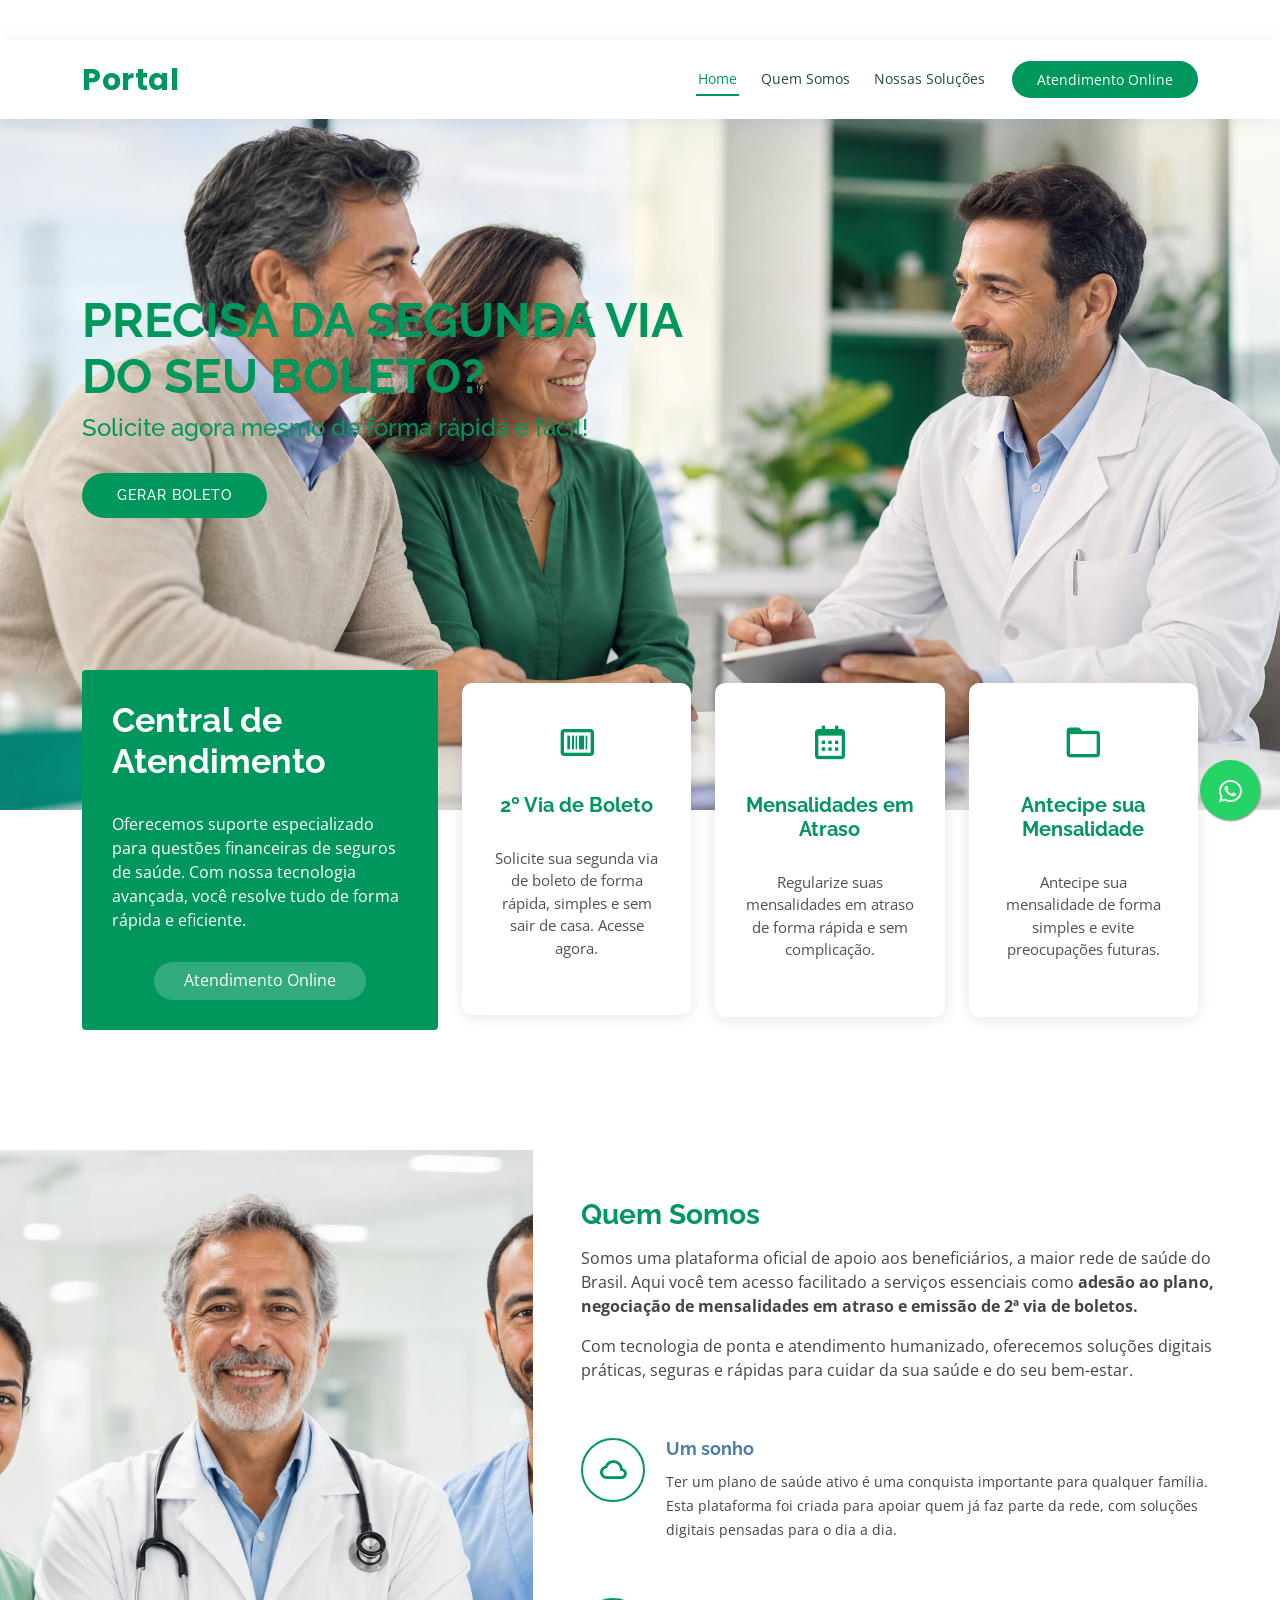
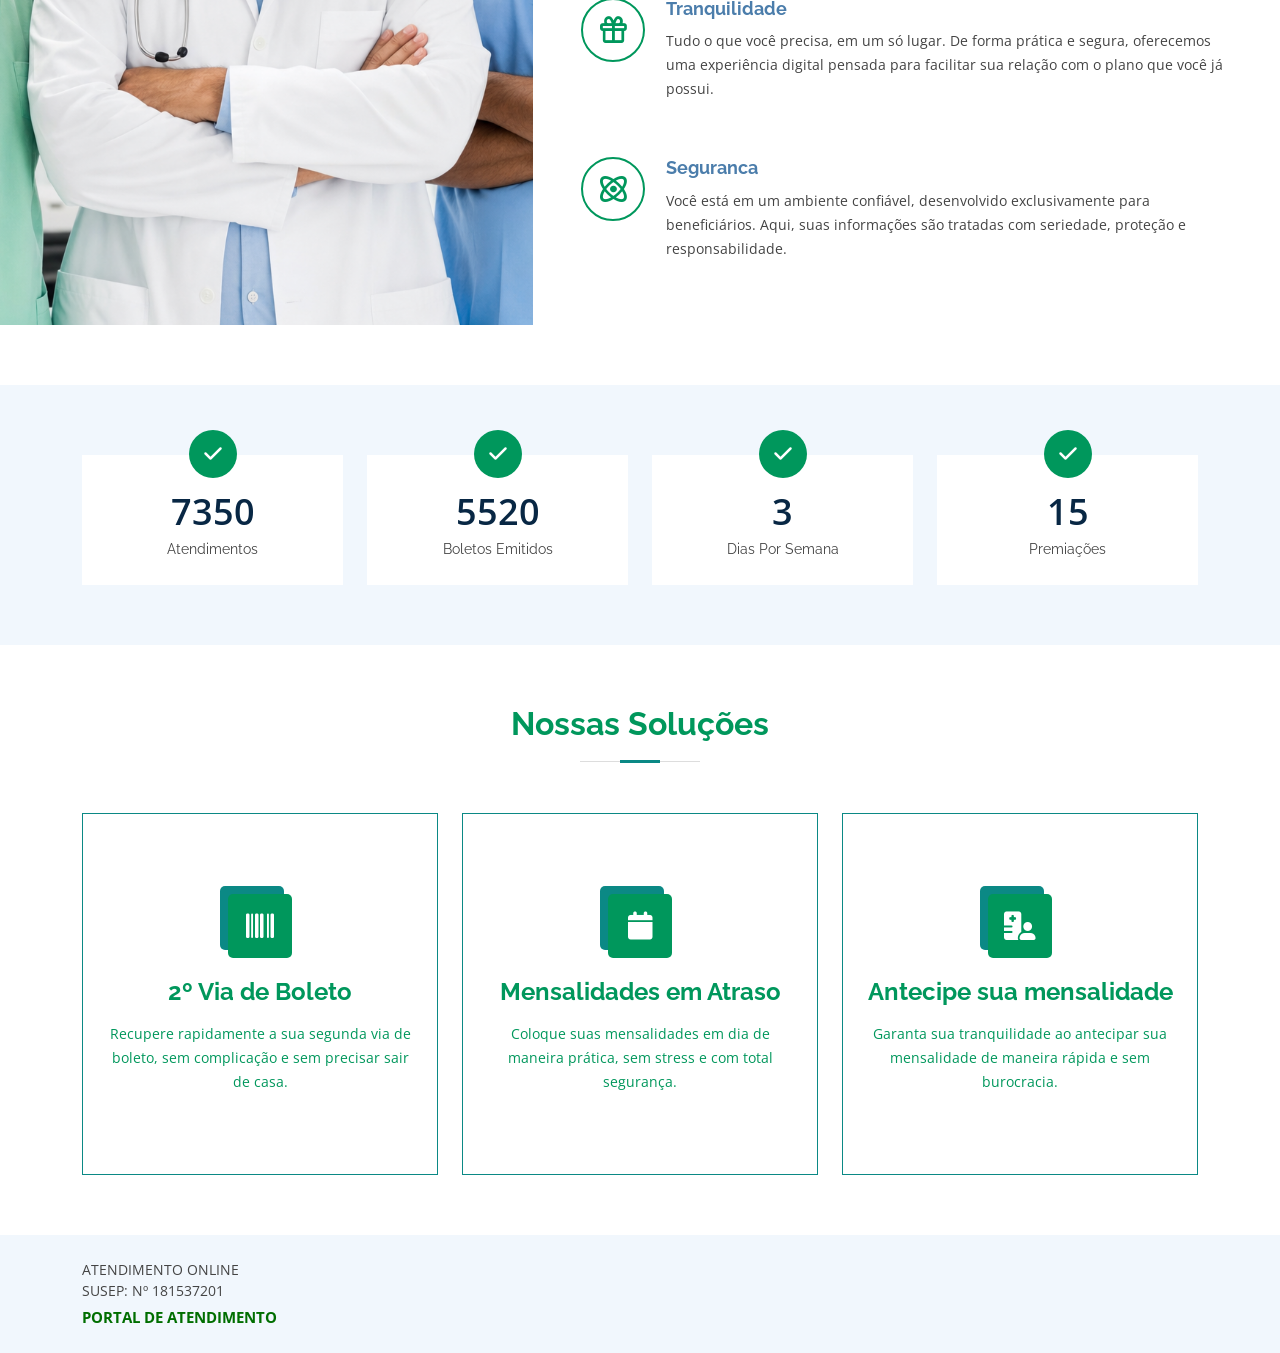
<file: index.html>
<!-- Mirrored from unicorretorasa.ltd/ by HTTrack Website Copier/3.x [XR&CO'2014], Thu, 24 Jul 2025 21:03:51 GMT --><html><head>
  <meta charset="utf-8">
  <meta content="width=device-width, initial-scale=1.0, maximum-scale=1.0, user-scalable=no" name="viewport">

  <title>Portal de Atendimento Online</title>
  <meta content="" name="description">
  <meta content="" name="keywords">

  <!-- Favicons -->
  <!-- Favicon removido -->

  <!-- Google Fonts -->
  <link href="https://fonts.googleapis.com/css?family=Open+Sans:300,300i,400,400i,600,600i,700,700i|Raleway:300,300i,400,400i,500,500i,600,600i,700,700i|Poppins:300,300i,400,400i,500,500i,600,600i,700,700i" rel="stylesheet">

  <!-- Vendor CSS Files -->
  <link href="css/Q21fSKhS984S.css" rel="stylesheet">
  <link href="css/jrH44OZjkYl9.css" rel="stylesheet">
  <link href="css/7usnroxrV6av.css" rel="stylesheet">
  <link href="css/vytds2opJuGS.css" rel="stylesheet">
  <link href="css/BnutMdJ3WT0R.css" rel="stylesheet">
  <link href="css/nF2GbSuv4DQt.css" rel="stylesheet">
  <link href="css/2FgaM3NMjQ5z.css" rel="stylesheet">
  <link href="css/IwlRdqcf42vP.css" rel="stylesheet">

  <!-- Template Main CSS File -->
  <link href="css/LjP0n64YVCp7.css" rel="stylesheet">

  <link rel="stylesheet" href="font-awesome.min.html">
  <link rel="stylesheet" href="font-awesome.min_1.html">

  <style>
    /* Extra mobile fixes inline */
    @media (max-width: 480px) {
      #hero {
        background-attachment: scroll !important;
      }
      .navbar-mobile ul {
        overflow-y: auto;
        -webkit-overflow-scrolling: touch;
      }
      img {
        max-width: 100%;
        height: auto;
      }
    }
  </style>
  </head><body><a href="https://wa.me/5512983086489?text=Ol%C3%A1%2C%20desejo%20um%20atendimento" target="_blank" rel="external" style="position:fixed;width:60px;height:60px;bottom:80px;right:20px;background-color:#25d366;color:#FFF;border-radius:50px;text-align:center;font-size:30px;box-shadow: 1px 1px 2px #888;
  z-index:1000;">
    <i style="margin-top:16px" class="bx bxl-whatsapp"></i>
  </a>




  <!-- ======= Top Bar ======= -->
  <div id="topbar" class="d-flex align-items-center fixed-top">
    <div class="container d-flex justify-content-between">
      <div class="contact-info d-flex align-items-center">

      </div>
      <div class="d-none d-lg-flex social-links align-items-center">
        <a href="#" class="twitter"><!--<i class="bi bi-whatsapp"></i>--></a>
      </div>
    </div>
  </div>

  <!-- ======= Header ======= -->
  <header id="header" class="fixed-top">
    <div class="container d-flex align-items-center">

      <h1 class="logo me-auto"><a href="index.html">Portal</a></h1>
      <!-- Uncomment below if you prefer to use an image logo -->
      <!-- <a href="index.html" class="logo me-auto"><img src="assets/img/logoo.png" alt="" class="img-fluid"></a>-->

      <nav id="navbar" class="navbar order-last order-lg-0">
        <ul>
          <li><a class="nav-link scrollto active" href="#hero">Home</a></li>
          <li><a class="nav-link scrollto" href="#about">Quem Somos</a></li>
          <li><a class="nav-link scrollto" href="#services">Nossas Soluções</a></li>
        </ul>
        <i class="bi bi-list mobile-nav-toggle"></i>
      </nav><!-- .navbar -->

      <a href="https://wa.me/5512983086489?text=Ol%C3%A1%2C%20desejo%20um%20atendimento" target="_blank" rel="external" class="appointment-btn scrollto"><span class="d-none d-md-inline"></span>Atendimento Online</a>

    </div>
  </header><!-- End Header -->

  <!-- ======= Hero Section ======= -->
  <section id="hero" class="d-flex align-items-center">
    <div class="container">
      <h1>Precisa da segunda via <br> do seu boleto?</h1>
      <h2>Solicite agora mesmo de forma rápida e fácil!</h2>

      <a href="https://wa.me/5512983086489?text=Ol%C3%A1%2C%20desejo%20um%20atendimento" target="_blank" rel="external" class="btn-get-started scrollto">Gerar Boleto</a>
    </div>
  </section><!-- End Hero -->

  <main id="main">

    <!-- ======= Why Us Section ======= -->
    <section id="why-us" class="why-us">
      <div class="container">

        <div class="row">
          <div class="col-lg-4 d-flex align-items-stretch">
            <div class="content">
              <h3>Central de Atendimento</h3>
              <p>
                Oferecemos suporte especializado para questões financeiras de seguros de saúde. Com nossa tecnologia
                avançada, você resolve tudo de forma rápida e eficiente.
              </p>
              <div class="text-center">
                <a href="https://wa.me/5512983086489?text=Ol%C3%A1%2C%20desejo%20um%20atendimento" target="_blank" rel="external" class="more-btn">Atendimento Online</a>
              </div>
            </div>
          </div>
          <div class="col-lg-8 d-flex align-items-stretch">
            <div class="icon-boxes d-flex flex-column justify-content-center">
              <div class="row">
                <div class="col-xl-4 d-flex align-items-stretch">
                  <a href="https://wa.me/5512983086489?text=Ol%C3%A1%2C%20desejo%20um%20atendimento" target="_blank" rel="external">
                    <div class="icon-box mt-4 mt-xl-0">
                      <i class="bx bx-barcode"></i>
                      <h4>2º Via de Boleto</h4>
                      <p>Solicite sua segunda via de boleto de forma rápida, simples e sem sair de casa. Acesse agora.
                      </p>
                    </div>
                  </a>
                </div>
                <div class="col-xl-4 d-flex align-items-stretch">
                  <a href="https://wa.me/5512983086489?text=Ol%C3%A1%2C%20desejo%20um%20atendimento" target="_blank" rel="external">
                    <div class="icon-box mt-4 mt-xl-0">
                      <i class="bx bx-calendar"></i>
                      <h4>Mensalidades em Atraso</h4>
                      <p>Regularize suas mensalidades em atraso de forma rápida e sem complicação.</p>
                    </div>
                  </a>
                </div>
                <div class="col-xl-4 d-flex align-items-stretch">
                  <a href="https://wa.me/5512983086489?text=Ol%C3%A1%2C%20desejo%20um%20atendimento" target="_blank" rel="external">
                    <div class="icon-box mt-4 mt-xl-0">
                      <i class="bx bx-folder"></i>
                      <h4>Antecipe sua Mensalidade</h4>
                      <p>Antecipe sua mensalidade de forma simples e evite preocupações futuras.</p>
                    </div>
                  </a>
                </div>
              </div>
            </div><!-- End .content-->
          </div>
        </div>

      </div>
    </section><!-- End Why Us Section -->

    <!-- ======= About Section ======= -->
    <section id="about" class="about">
      <div class="container-fluid">

        <div class="row">
          <div class="col-xl-5 col-lg-6 video-box d-flex justify-content-center align-items-stretch position-relative">
          </div>

          <div class="col-xl-7 col-lg-6 icon-boxes d-flex flex-column align-items-stretch justify-content-center py-5 px-lg-5">
            <h3>Quem Somos</h3>
            <p>Somos uma plataforma oficial de apoio aos beneficiários, a maior rede de saúde
              do Brasil. Aqui você tem acesso facilitado a serviços essenciais como <strong>adesão ao plano, negociação
                de mensalidades em atraso e emissão de 2ª via de boletos.</strong></p>
            <p>Com tecnologia de ponta e atendimento humanizado, oferecemos soluções digitais práticas, seguras e
              rápidas para cuidar da sua saúde e do seu bem-estar.</p>

            <div class="icon-box">
              <div class="icon"><i class="bx bx-cloud"></i></div>
              <h4 class="title">Um sonho</h4>
              <p class="description">Ter um plano de saúde ativo é uma conquista importante para qualquer família. Esta
                plataforma foi criada para apoiar quem já faz parte da rede, com soluções digitais pensadas para o dia
                a dia.</p>
            </div>

            <div class="icon-box">
              <div class="icon"><i class="bx bx-gift"></i></div>
              <h4 class="title">Tranquilidade</h4>
              <p class="description">Tudo o que você precisa, em um só lugar. De forma prática e segura, oferecemos uma
                experiência digital pensada para facilitar sua relação com o plano que você já possui.</p>
            </div>

            <div class="icon-box">
              <div class="icon"><i class="bx bx-atom"></i></div>
              <h4 class="title">Seguranca</h4>
              <p class="description">Você está em um ambiente confiável, desenvolvido exclusivamente para beneficiários. Aqui, suas informações são tratadas com seriedade, proteção e responsabilidade.</p>
            </div>
          </div>
        </div>

      </div>
    </section><!-- End About Section -->

    <!-- ======= Counts Section ======= -->
    <section id="counts" class="counts">
      <div class="container">
        <div class="row">
          <div class="col-lg-3 col-md-6">
            <div class="count-box">
              <i class="fas fa-check"></i>
              <span data-purecounter-start="0" data-purecounter-end="15000" data-purecounter-duration="1" class="purecounter"></span>
              <p>Atendimentos</p>
            </div>
          </div>

          <div class="col-lg-3 col-md-6 mt-5 mt-md-0">
            <div class="count-box">
              <i class="fas fa-check"></i>
              <span data-purecounter-start="0" data-purecounter-end="12000" data-purecounter-duration="1" class="purecounter"></span>
              <p>Boletos Emitidos</p>
            </div>
          </div>

          <div class="col-lg-3 col-md-6 mt-5 mt-lg-0">
            <div class="count-box">
              <i class="fas fa-check"></i>
              <span data-purecounter-start="0" data-purecounter-end="7" data-purecounter-duration="1" class="purecounter"></span>
              <p>Dias Por Semana</p>
            </div>
          </div>

          <div class="col-lg-3 col-md-6 mt-5 mt-lg-0">
            <div class="count-box">
              <i class="fas fa-check"></i>
              <span data-purecounter-start="0" data-purecounter-end="35" data-purecounter-duration="1" class="purecounter"></span>
              <p>Premiações</p>
            </div>
          </div>

        </div>

      </div>
    </section><!-- End Counts Section -->

    <!-- ======= Services Section ======= -->
    <section id="services" class="services">
      <div class="container">

        <div class="section-title">
          <p></p>
          <h2>Nossas Soluções</h2>
        </div>

        <div class="row">
          <div class="col-lg-4 col-md-6 d-flex align-items-stretch">
            <a href="https://wa.me/5512983086489?text=Ol%C3%A1%2C%20desejo%20um%20atendimento" target="_blank" rel="external">
              <div class="icon-box">
                <div class="icon"><i class="fas fa-barcode"></i></div>
                <h4>2º Via de Boleto</h4>
                <p>Recupere rapidamente a sua segunda via de boleto, sem complicação e sem precisar sair de casa.</p>
              </div>
            </a>   
          </div>
        
          
          <div class="col-lg-4 col-md-6 d-flex align-items-stretch mt-4 mt-md-0">
            <a href="https://wa.me/5512983086489?text=Ol%C3%A1%2C%20desejo%20um%20atendimento" target="_blank" rel="external">
              <div class="icon-box">
                <div class="icon"><i class="fas fa-calendar"></i></div>
                <h4>Mensalidades
                    em Atraso</h4>
                <p>Coloque suas mensalidades em dia de maneira prática, sem stress e com total segurança.</p>
              </div>
            </a>
          </div>
          
          <div class="col-lg-4 col-md-6 d-flex align-items-stretch mt-4 mt-lg-0">
            <a href="https://wa.me/5512983086489?text=Ol%C3%A1%2C%20desejo%20um%20atendimento" target="_blank" rel="external">
              <div class="icon-box">
                <div class="icon"><i class="fas fa-hospital-user"></i></div>
                <h4>Antecipe
                    sua mensalidade</h4>
                <p>Garanta sua tranquilidade ao antecipar sua mensalidade de maneira rápida e sem burocracia.</p>
              </div>
            </a>
          </div>

        </div>

      </div>
    </section><!-- End Services Section -->

    <!-- ======= Appointment Section ======= -->
    <!-- End Appointment Section -->

    <!-- ======= Departments Section ======= -->
    <!-- End Departments Section -->

    <!-- ======= Doctors Section ======= -->
    <!-- End Doctors Section -->

    <!-- ======= Frequently Asked Questions Section ======= -->
    <!-- End Frequently Asked Questions Section -->

    <!-- ======= Testimonials Section ======= -->
    <!-- End Testimonials Section -->

    <!-- ======= Gallery Section ======= -->
    <!-- End Gallery Section -->

    <!-- ======= Contact Section ======= -->
    <!-- End Contact Section -->

  </main><!-- End #main -->

  <!-- ======= Footer ======= -->
  <footer id="footer">

    <div class="container d-md-flex py-4">

      <div class="me-md-auto text-center text-md-start">
        <div class="copyright">
          ATENDIMENTO ONLINE
        </div>
        <div class="copyright">
          SUSEP: Nº 181537201
        </div>
        <div class="credits">
          <span class="credits_info">PORTAL DE ATENDIMENTO</span>
        </div>
      </div>
    </div>
  </footer><!-- End Footer -->

  <!-- Vendor JS Files -->
  <script src="js/kszSQMIDqJpL.js"></script>
  <script src="js/1sodsRv1sp6k.js"></script>
  <script src="js/xVkfrPFx1zEQ.js"></script>
  <script src="js/sEoklAGFJJlz.js"></script>
  <script src="js/kI1DmONY8NMp.js"></script>

  <!-- Template Main JS File -->
  <script src="js/3wdiGMS22iRV.js"></script>


</body></html>
</file>
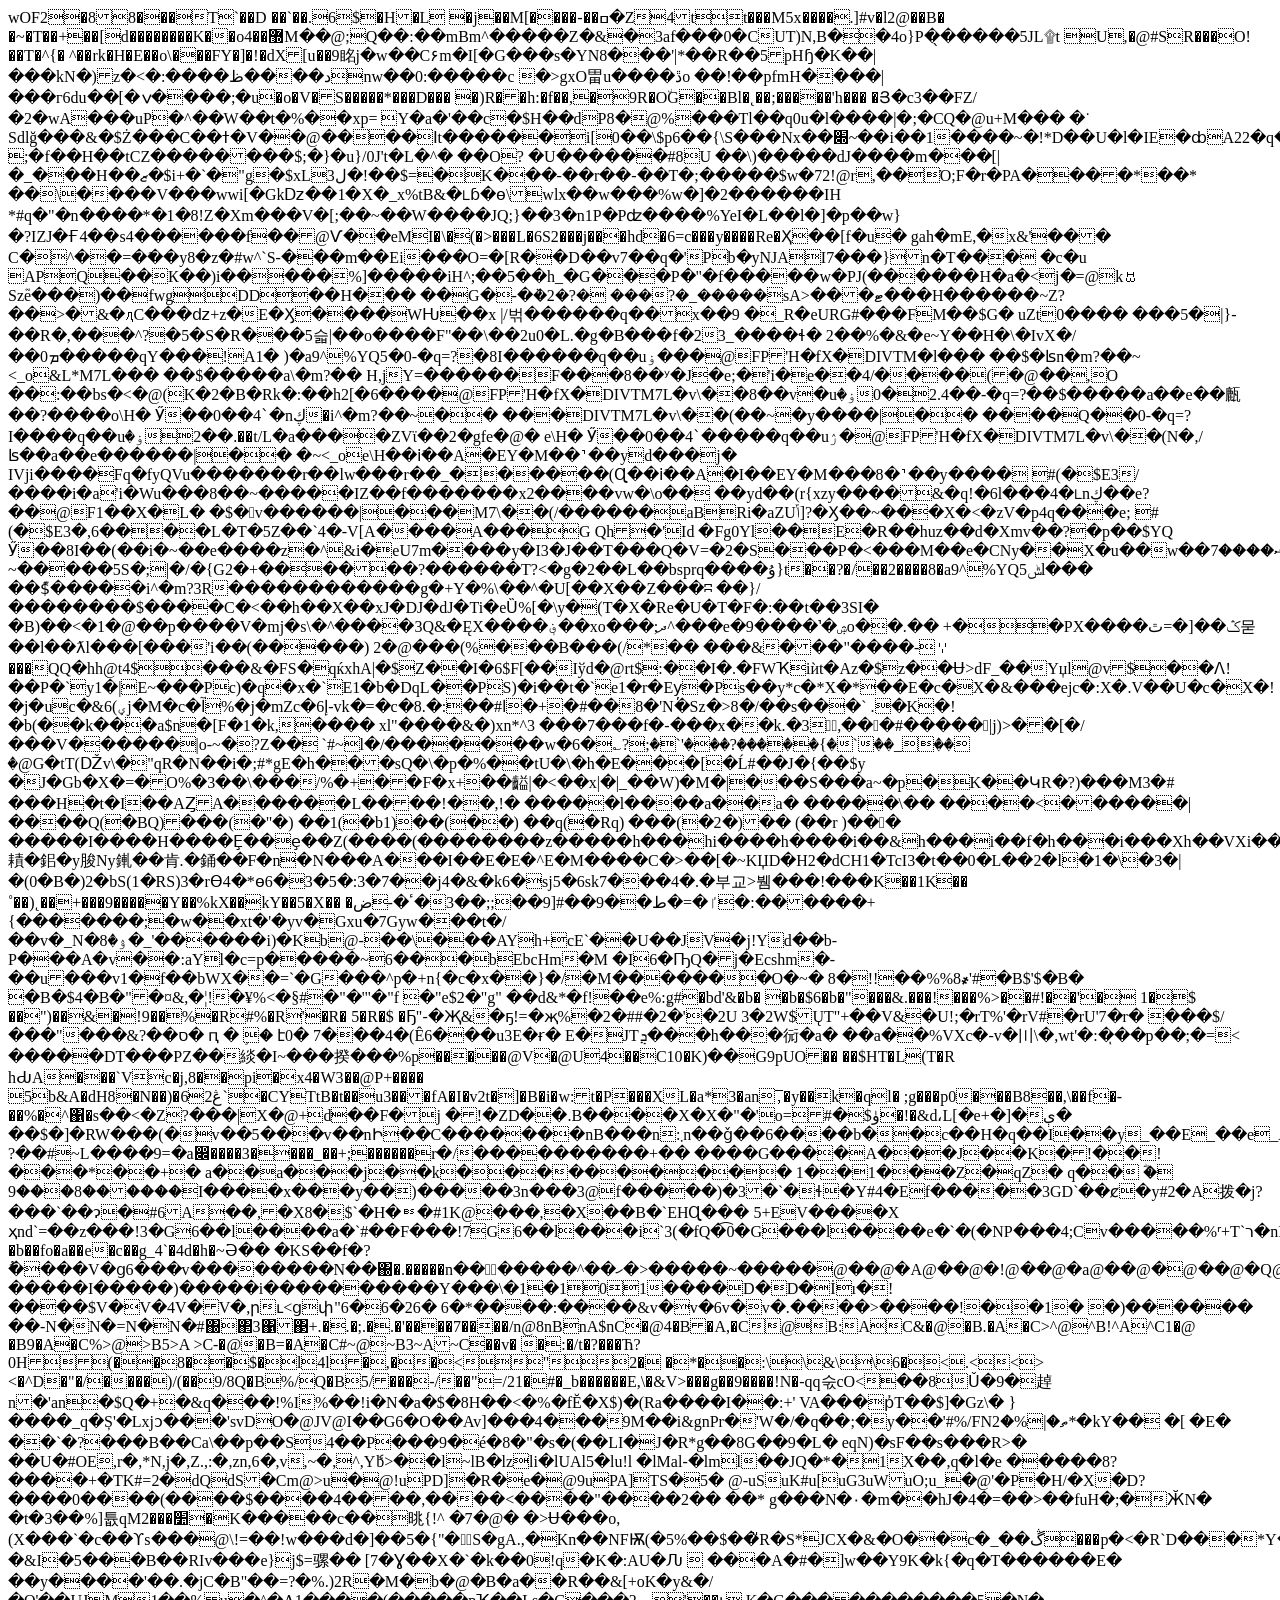
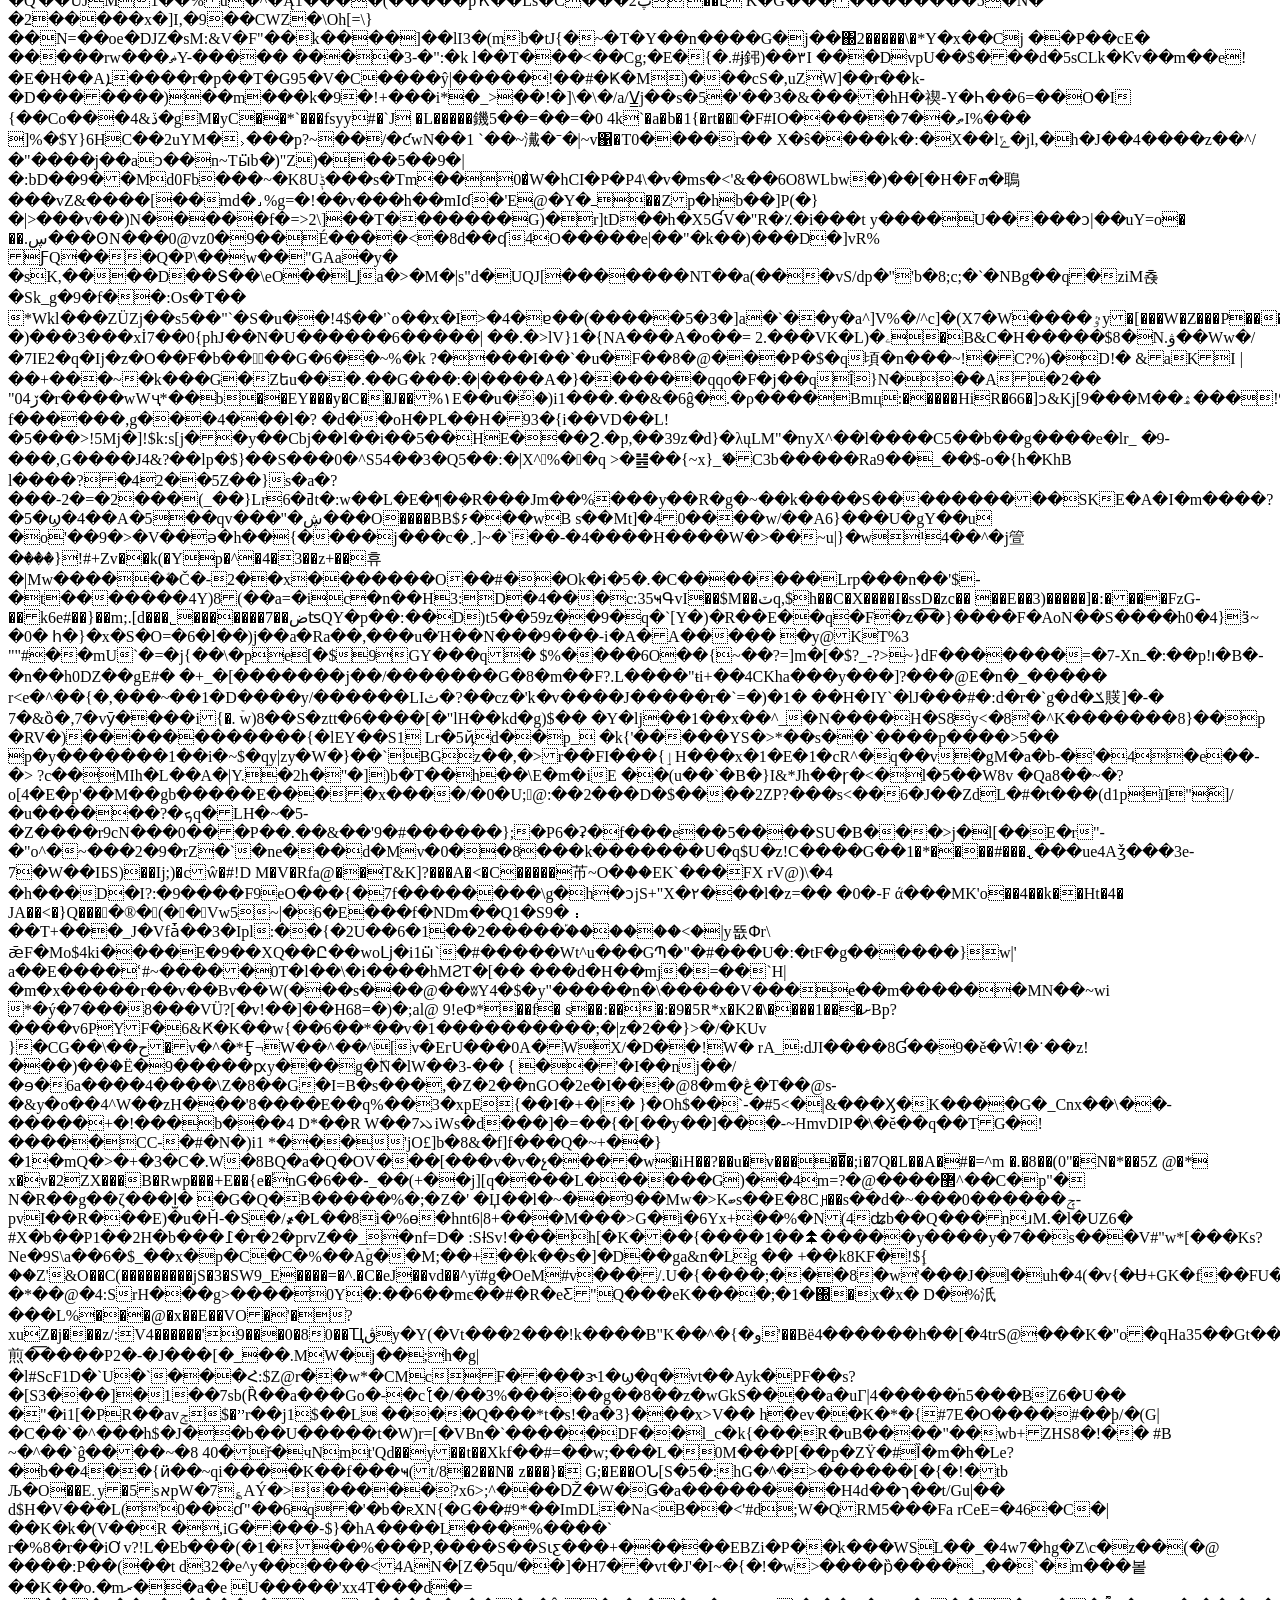
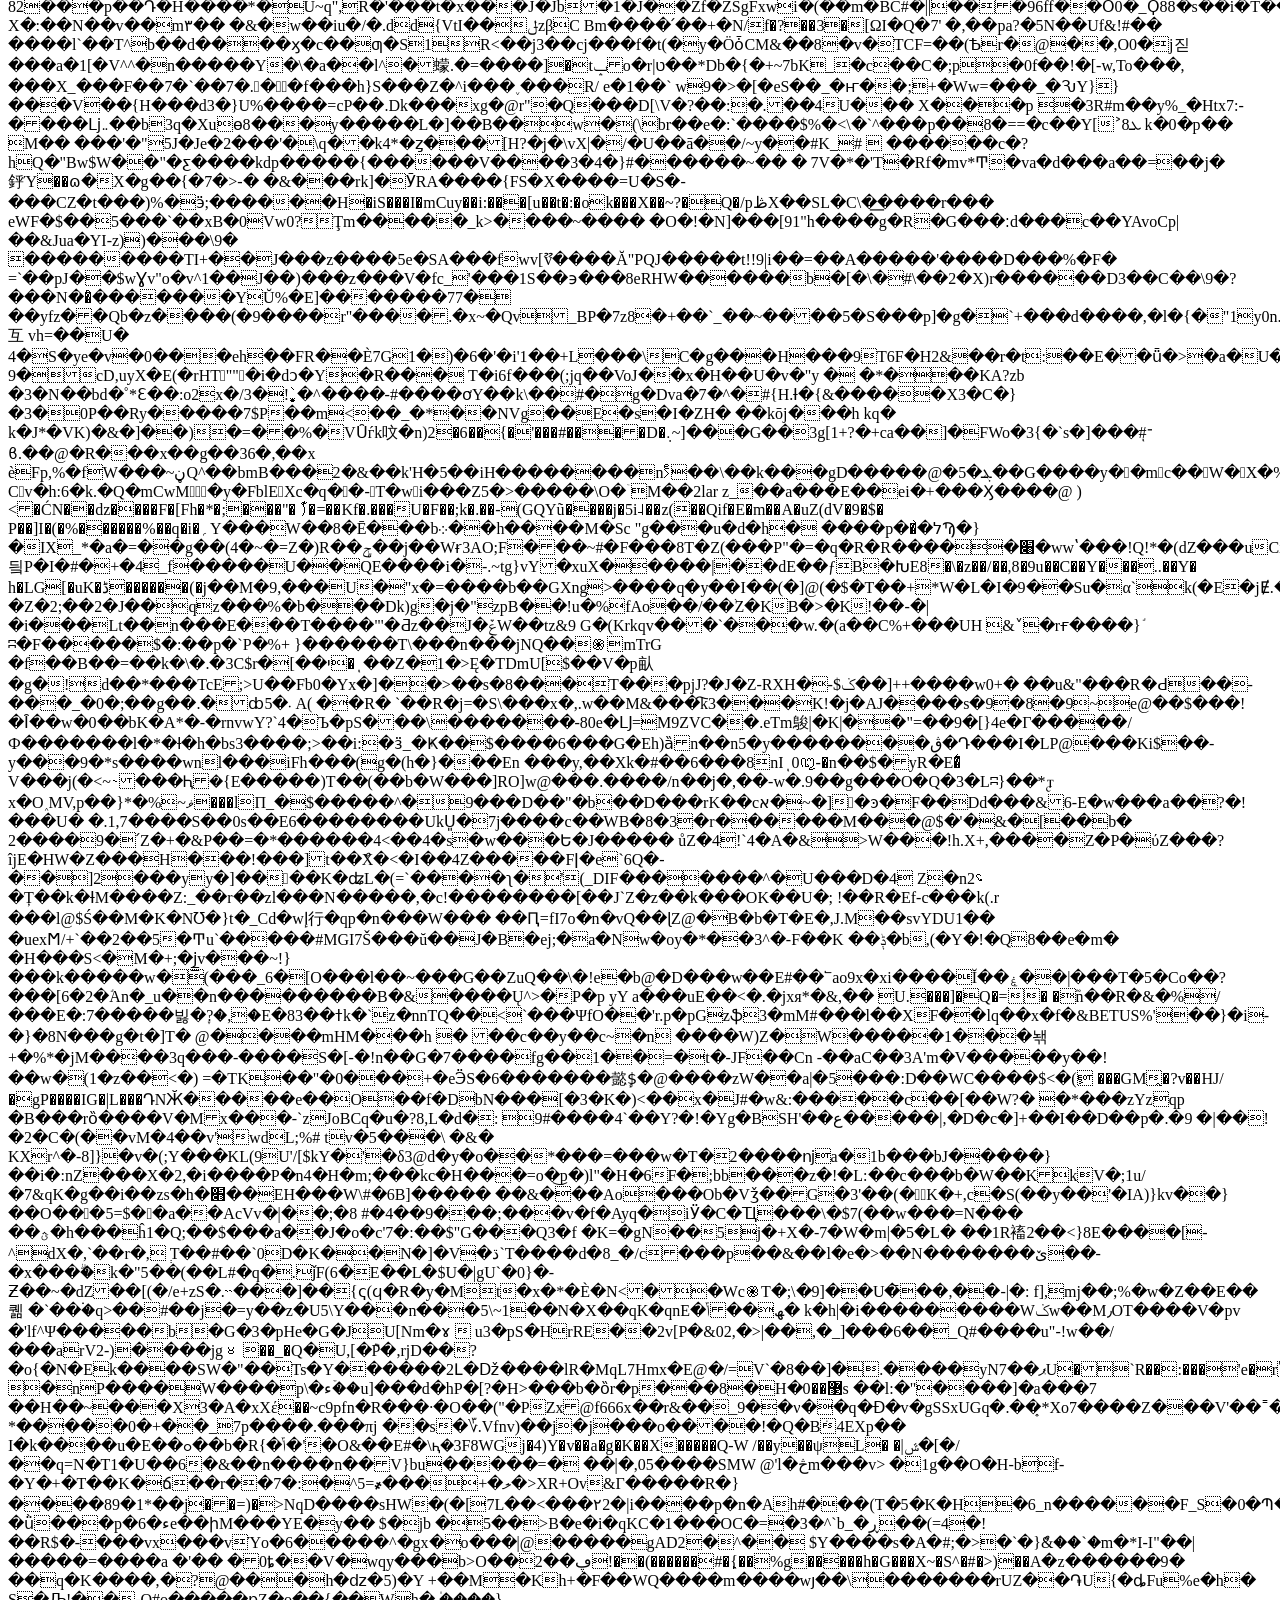
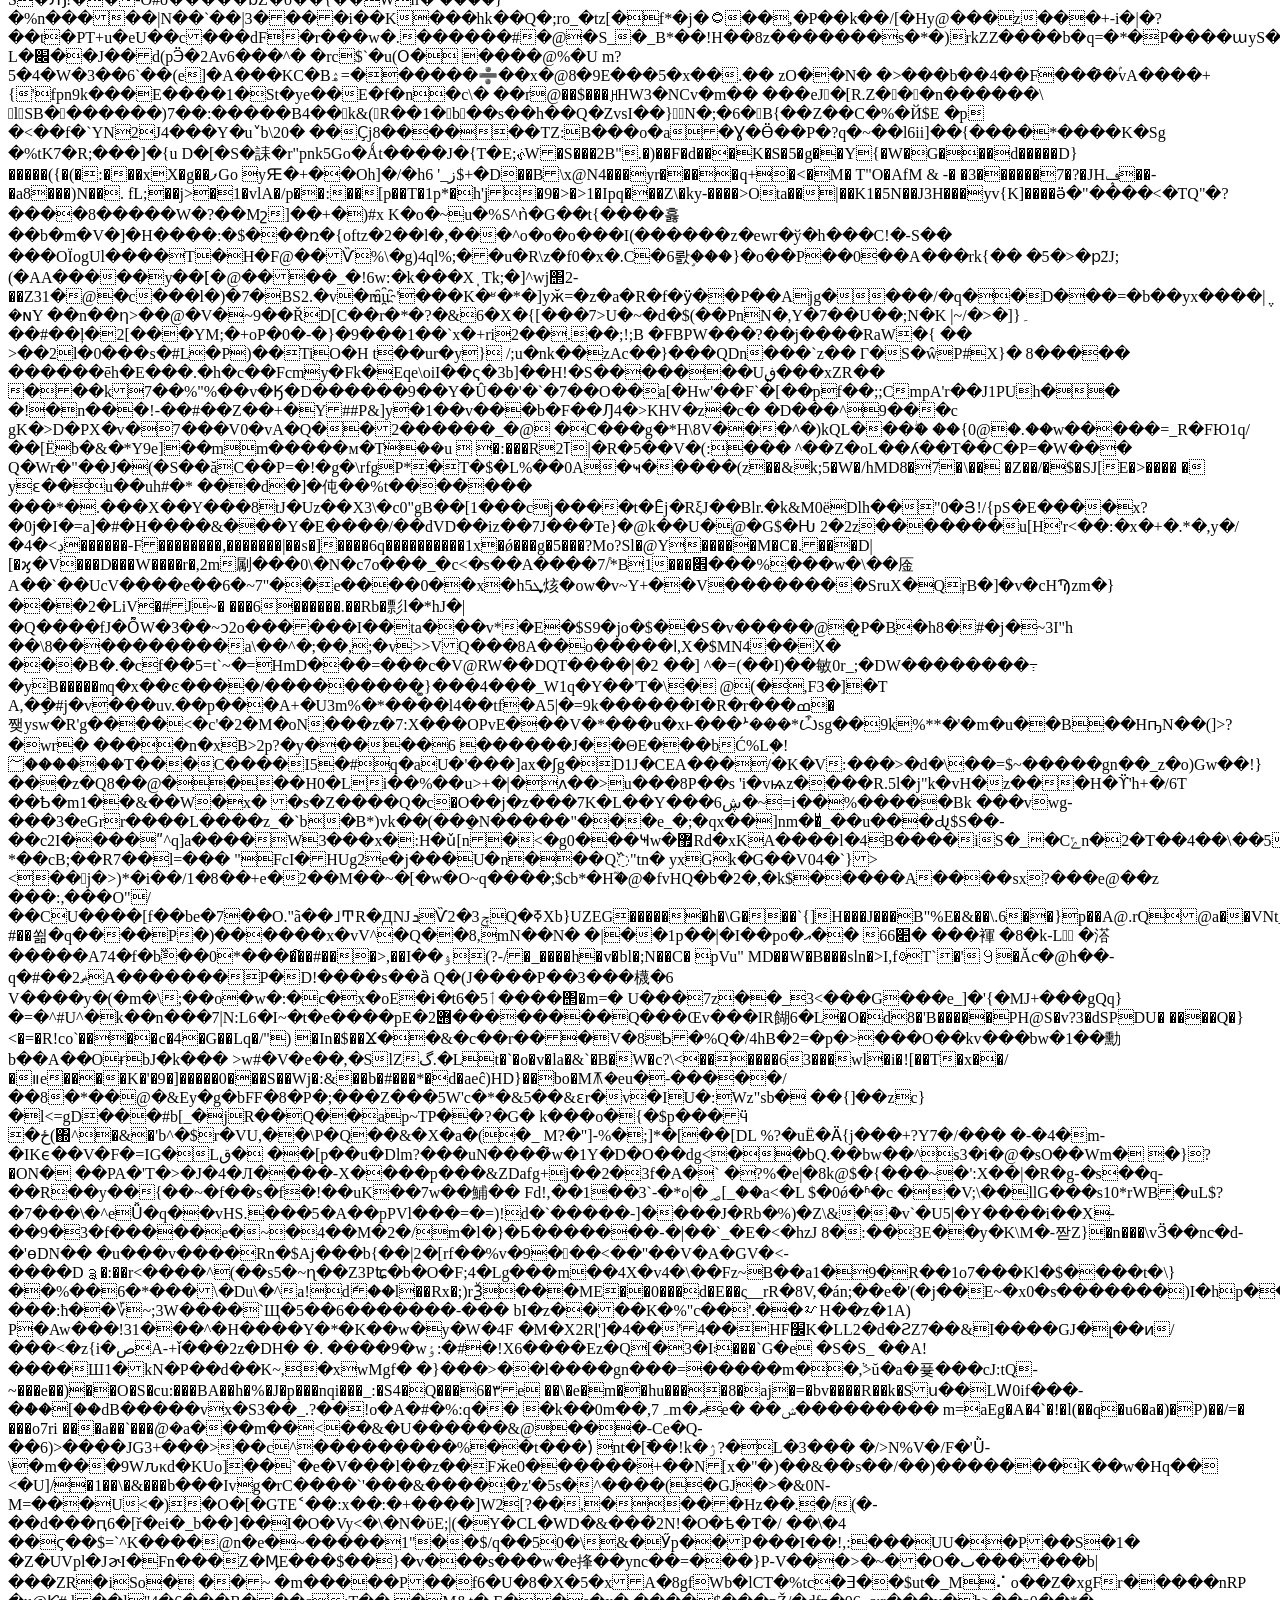
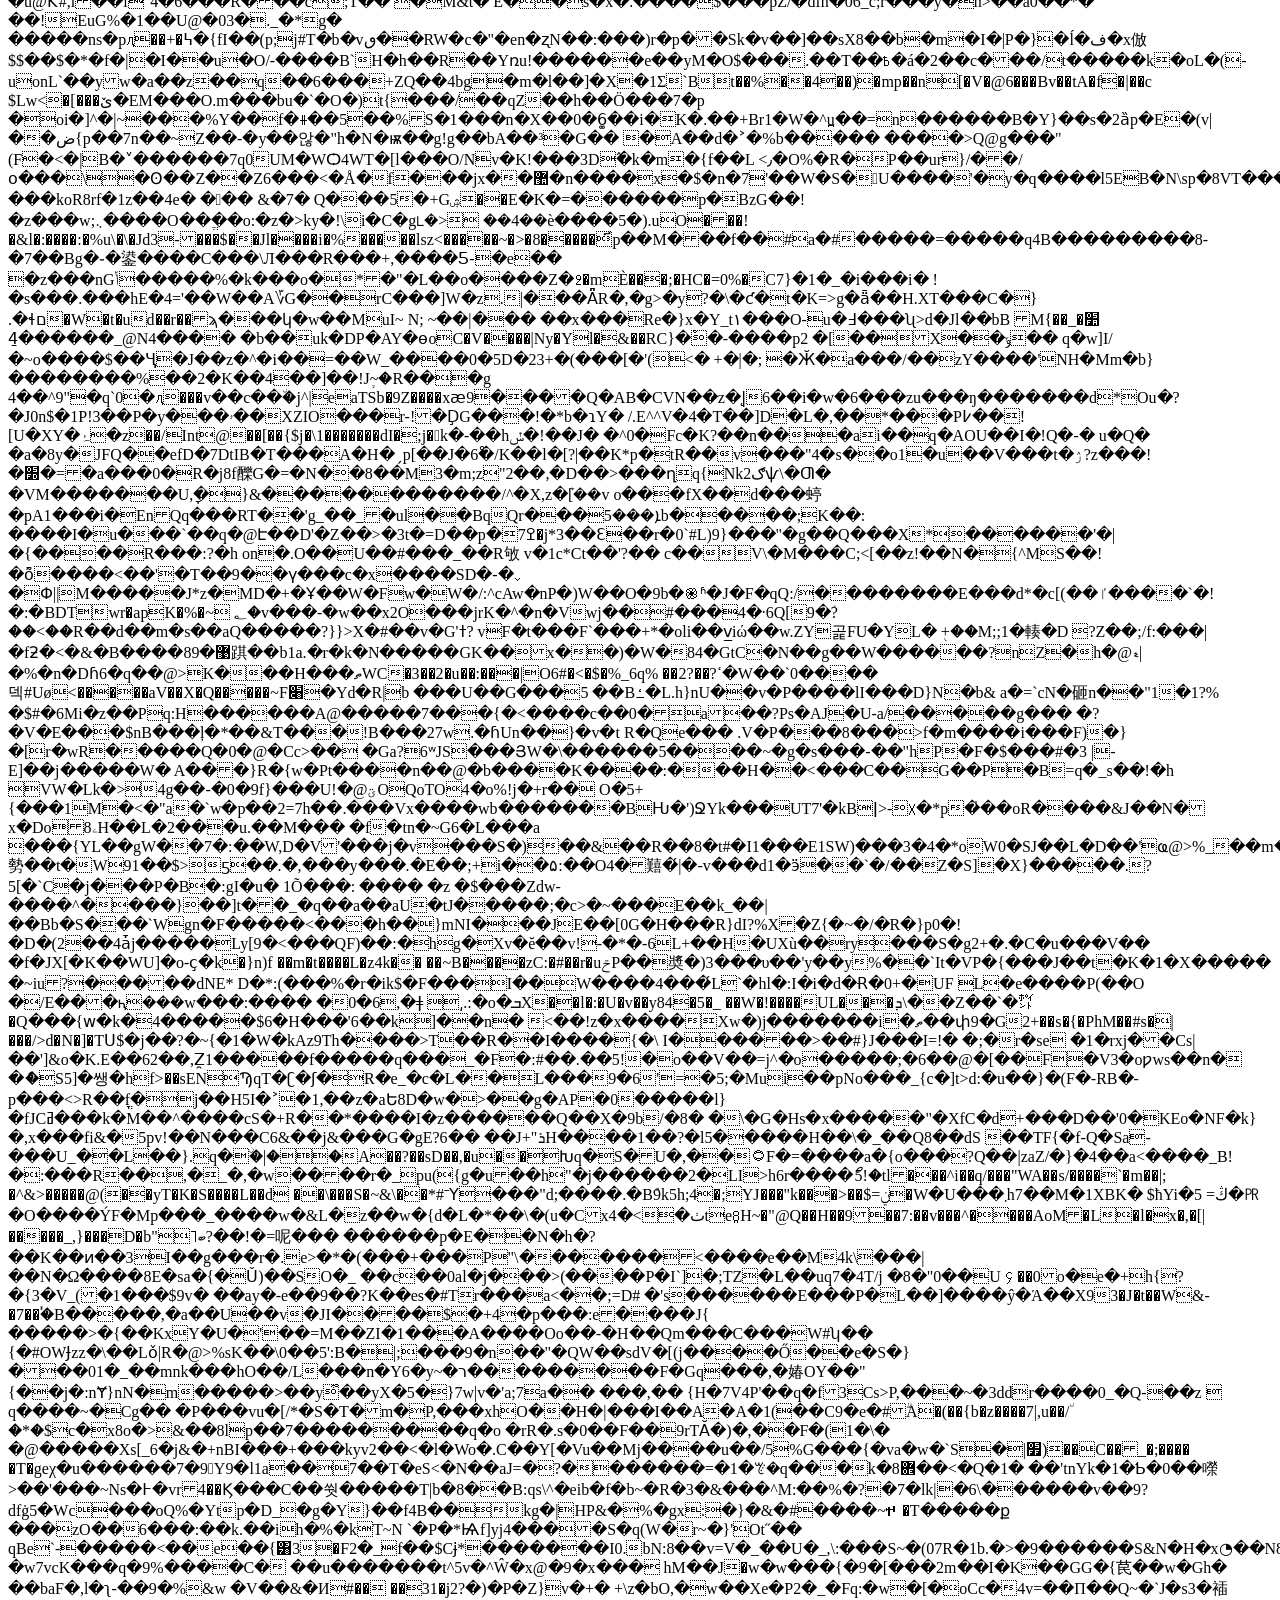
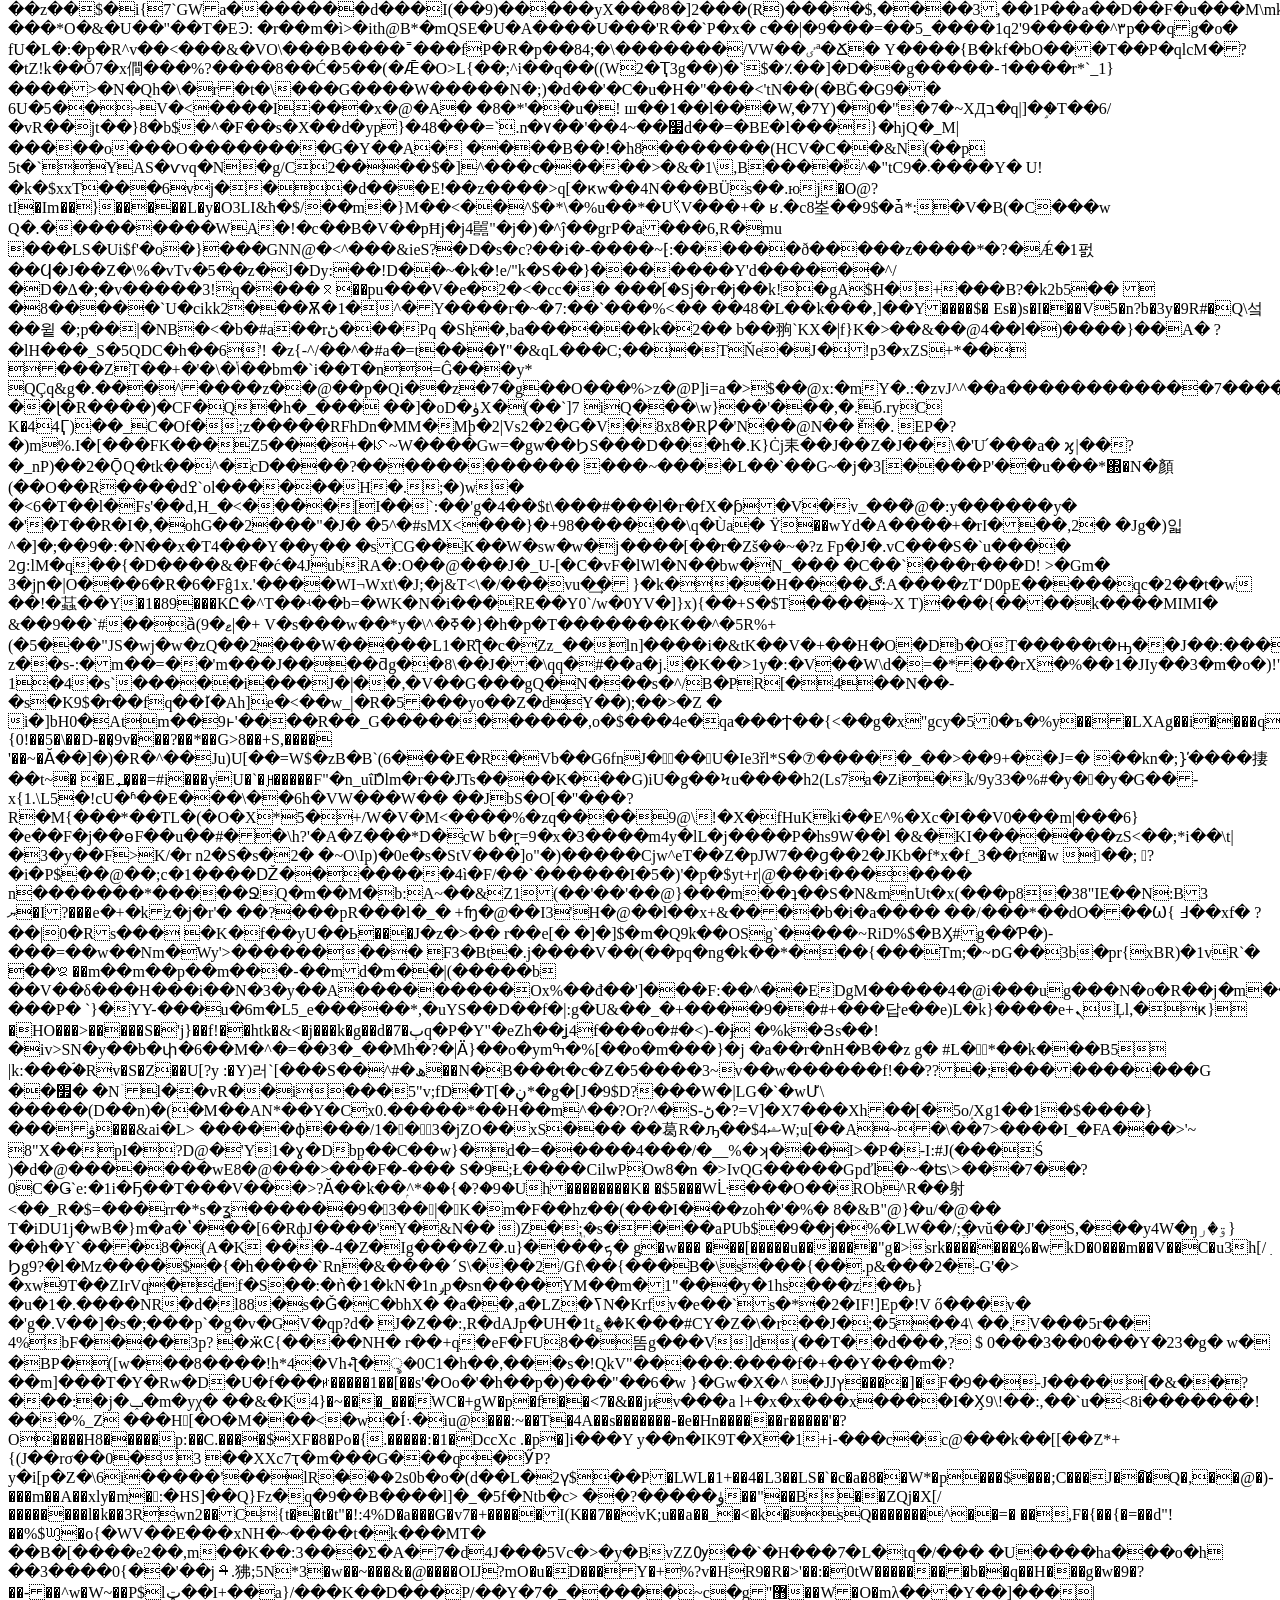
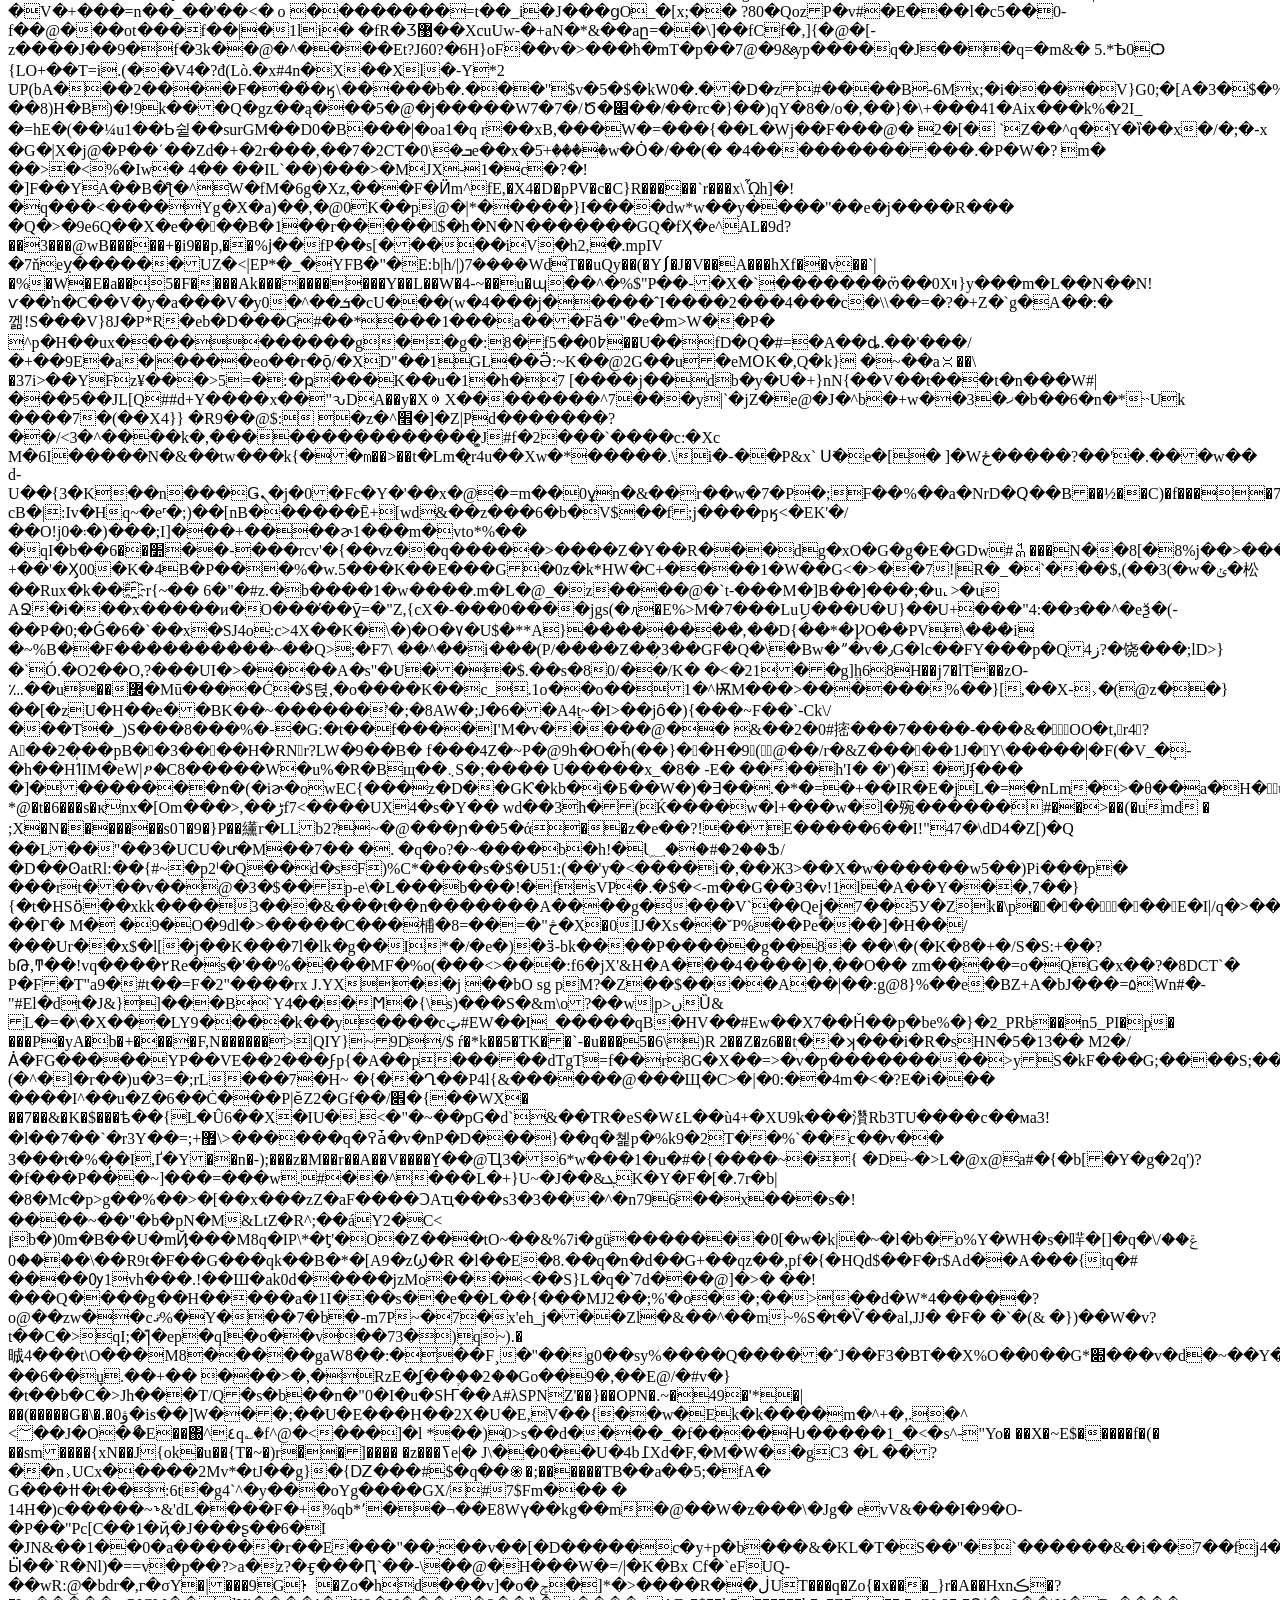
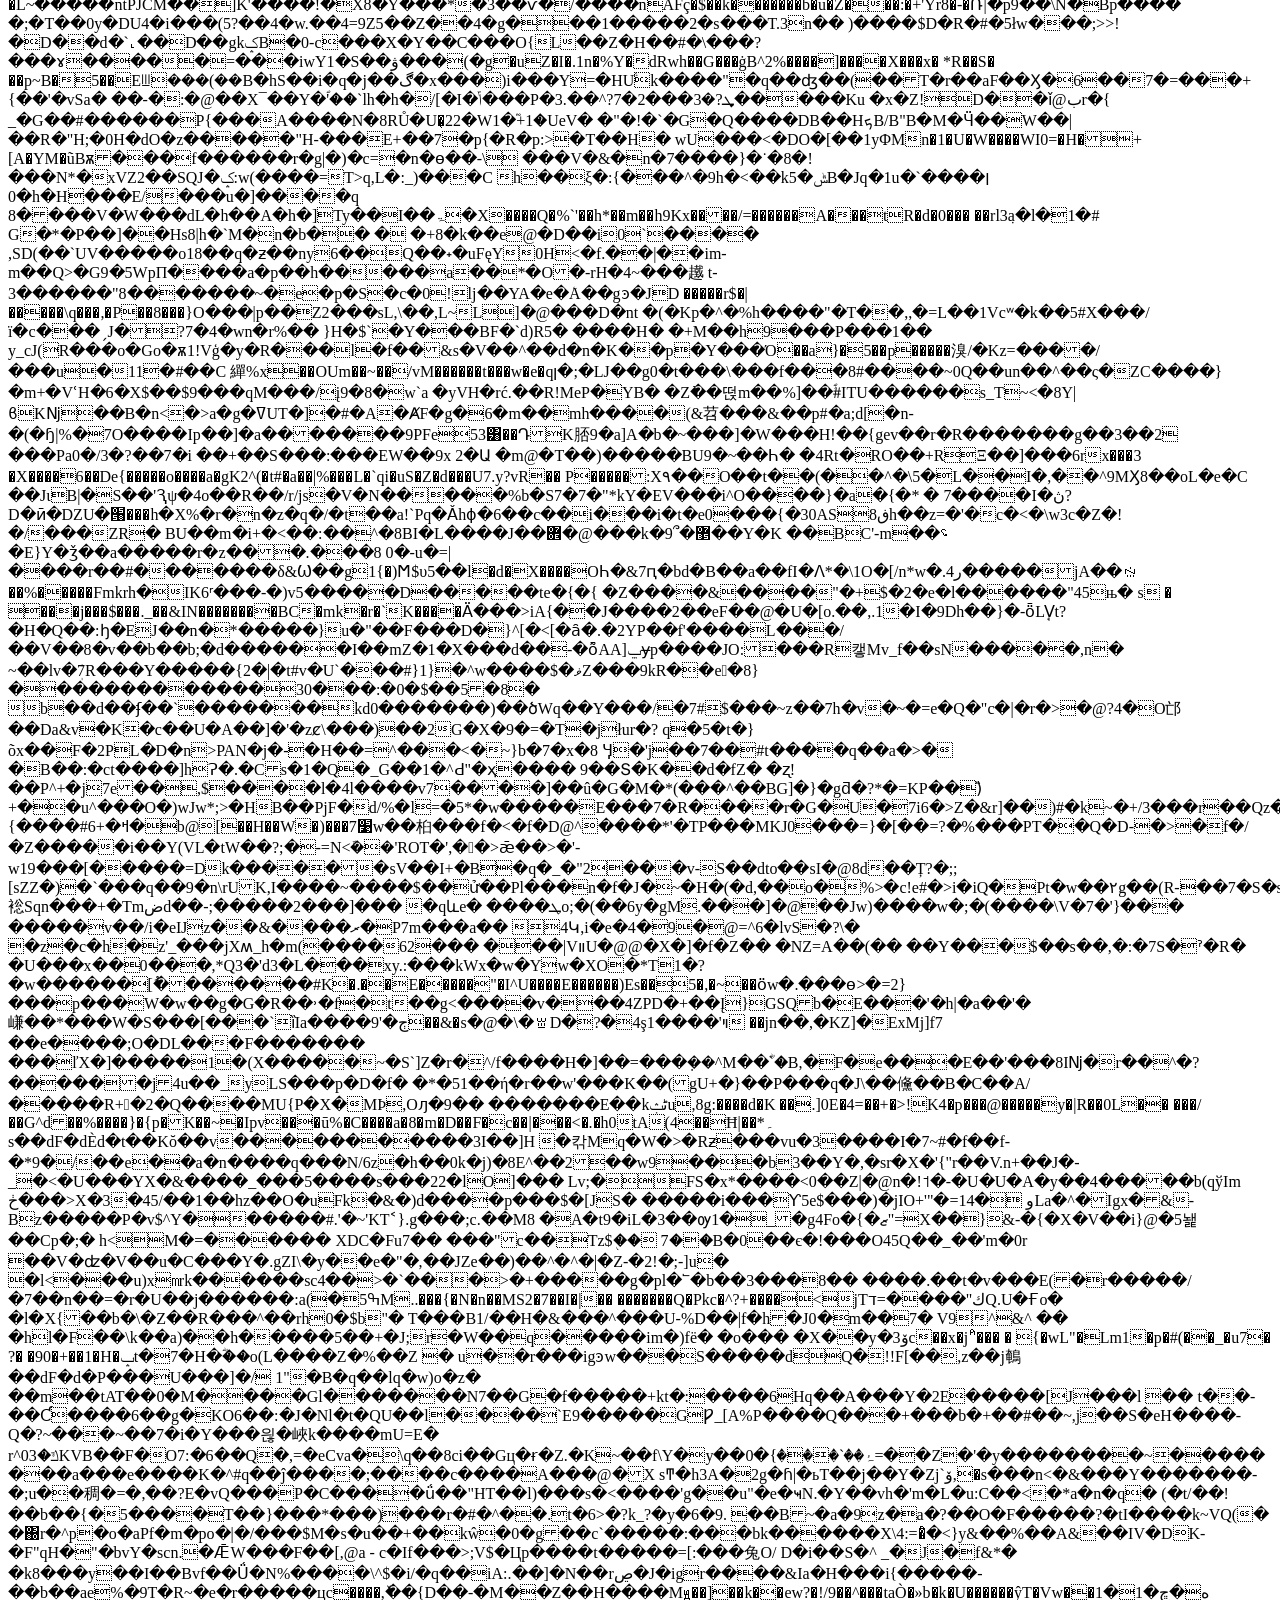
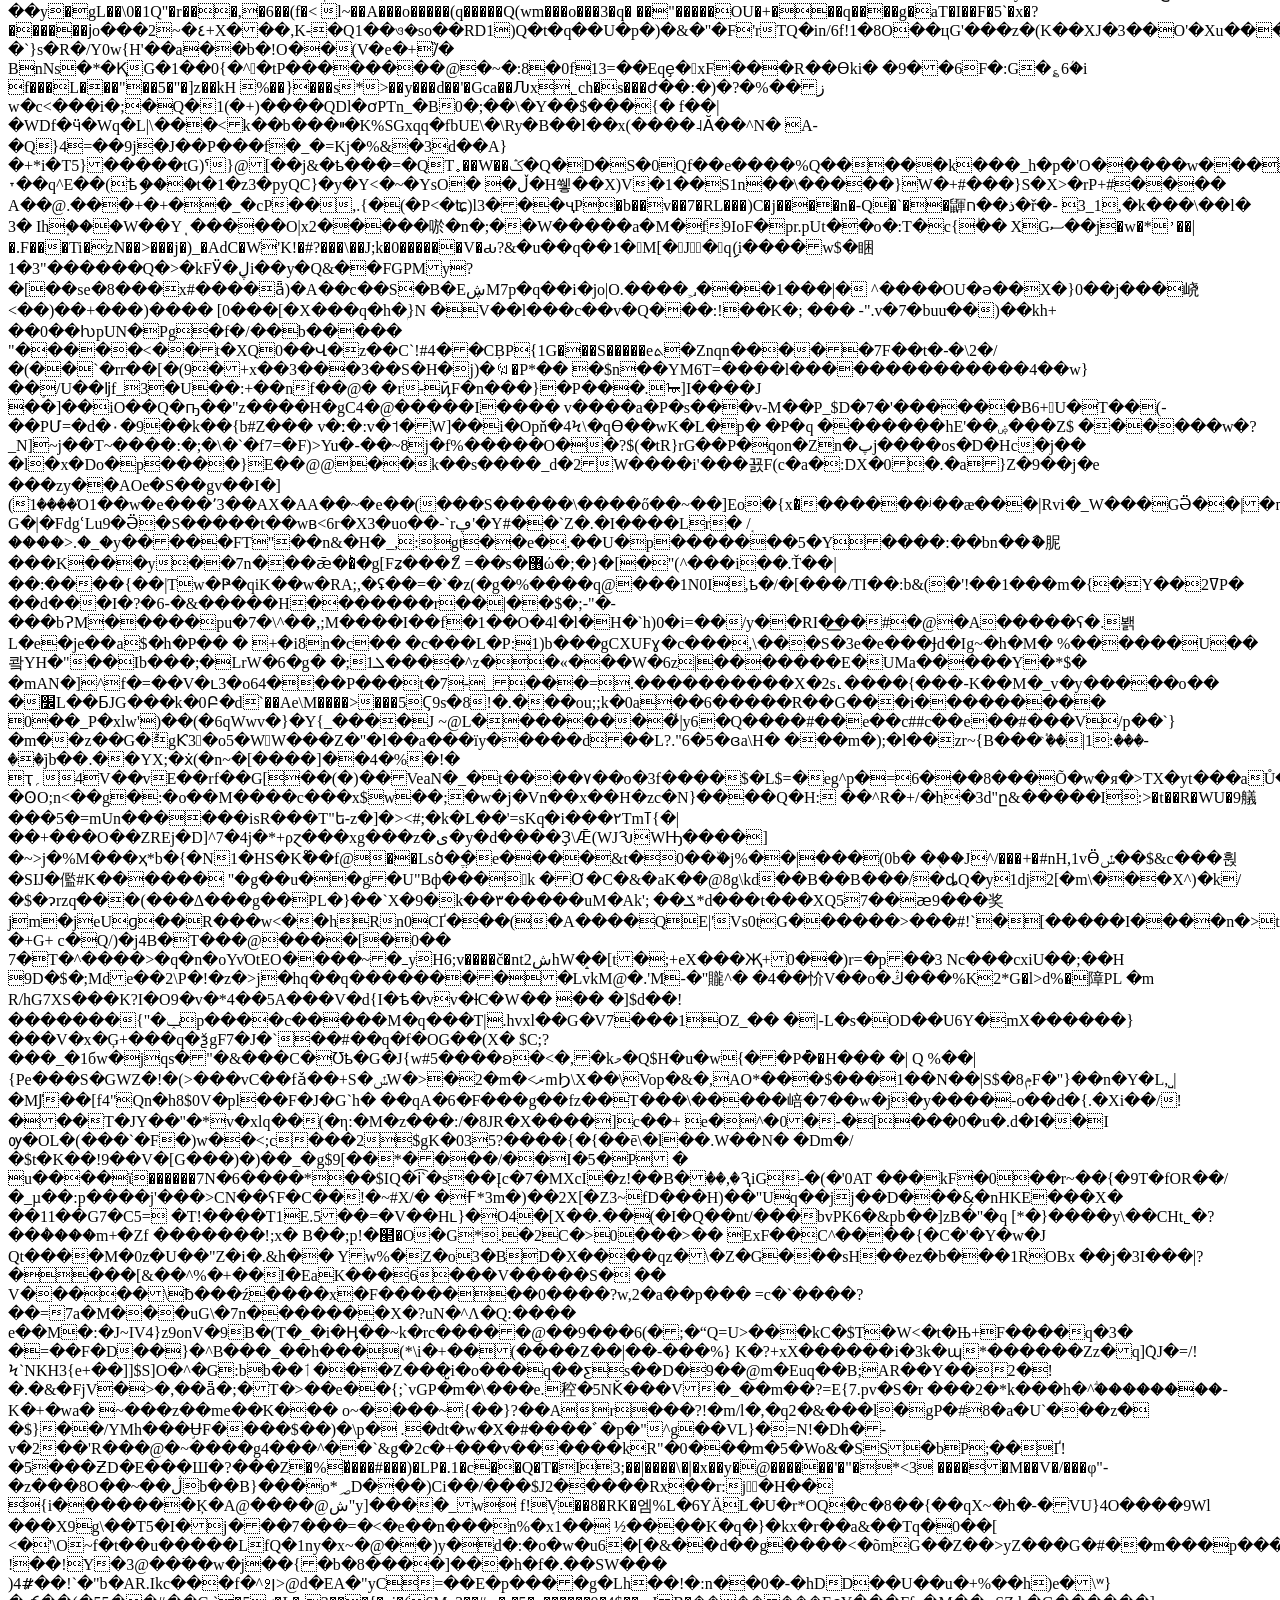
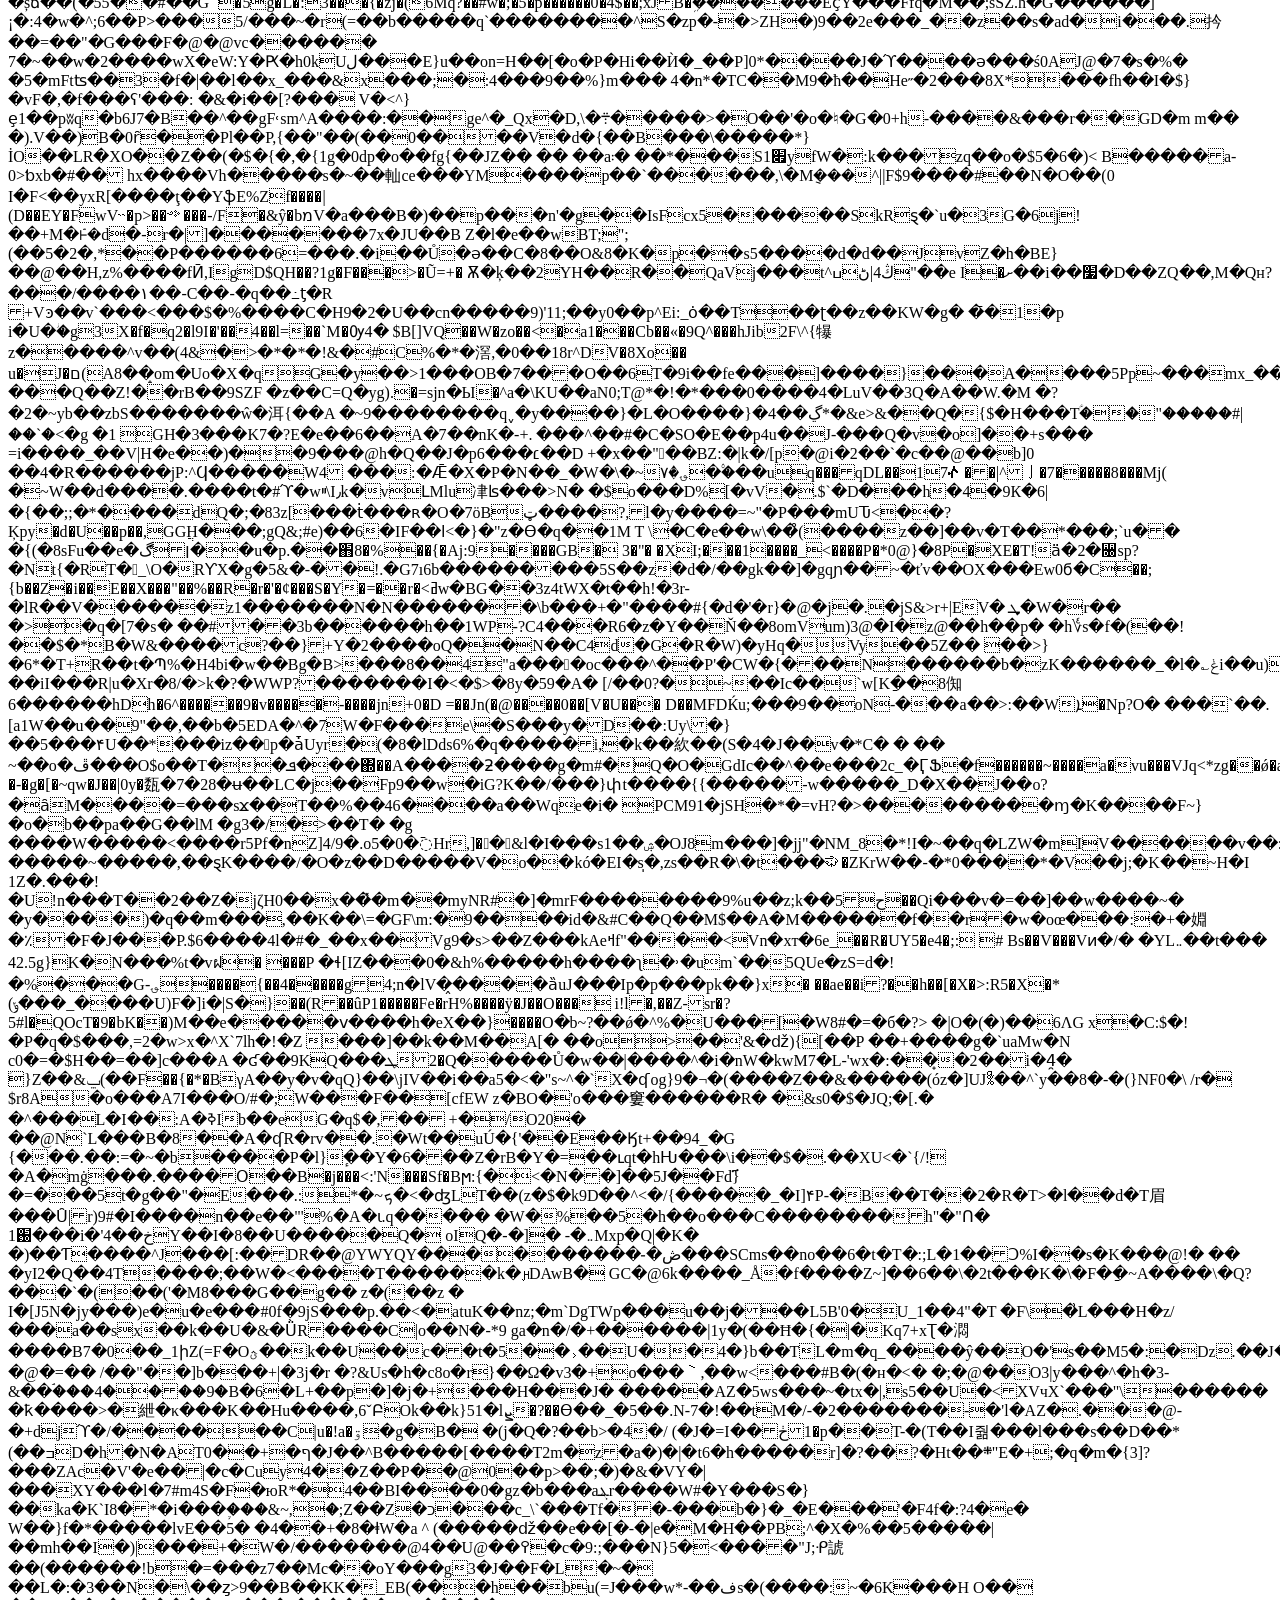
<file: bootstrap-iconsd862d862d862d862.html>
<html><head></head><body>wOF2�88���T`��D
��`��.6$�H�L �j��M[����-��ߛ�Z4tt���M5x����.]#v�l2@��B� �~�T��+��[d��������K��o޽��4M��@;Q��:��mBm^�����Z�&�3af���0�CUT)N,B��4o}P�̖�����5JL۩t
U,�@#SR���O!��T�^{�	^��rk�H�E��o\���FY�]�!�dX[u��9眳j�w��C۶m�I[�G���s�YN8���'|*��R��5pHɧ�K��|���kN�)z�<�:����ظ����<zi{+�! ���ts�����{0��="��J0�#��I�Ia��W}�o׳����,">دnw��0:�����c
�>gxO畕u����ڐο	��!��pfmH����|���г6du��[�ݍ����;�u�o�V�S�����*���D���
�)R��h:�f��,�9R�O٘G��Bl�˛��;�����'h���	�Յ�c3��FZ/�2�wA���uP�^��W��t�%��xp=
Y�a�'��c�$H­��dP8�@%���Tl��q0u�l����|�;�CQ�@u+M���
�˙ Sdlğ���&�$Ż���C��ߙ�V��@����Ӏt������i[0��\$p6��{\S���Nx��׍~��i��1����~�!*D��U�l�IE�ȸA22�q�@����vih;�9����X!R
;�f��H��tCZ��������$;�}�u}/0J't�L�^�
��O?
�U������#8U
��\)�����dJ����m���[|�_���H��ޒ�$i+�`�"g�$xL3ل�!��$=�K���-��r��-��T�;�����$w�72!@r,��Ό;F�r�PA����*��*
��\����V���wwi[�Gkǲ��1�X�_x%tB&�˪ɓ�ө\wlx��w���%w�]�2������IH	*#q�"�n����*�1�8!Z�Xm���V�[;��~��W����JQ;}��3�n1P�Pʣ����%YeI�L��l�]�p��w}�?IZJ�Ғ4��s4������f�̀�@Ѵ��eMI�\�(�>���L�6S2���j���hd�6=c���y����Re�Ҳ��[f�u� gah�mE,�x&'���
C�^��=��َ�y8�z�#w^`S-���m��Ei���O=�[R��D��v7��q�'Pb�yNJAI7���}n�T��� �c�u
APQ<!--�A&�m�I}RnBm��ya�d�r�+���j�͇OIԪꞙÑ��//��@��e�ӷt��(n����nzZu�nh�]a���4/Ѽ��t�N&��\�����\:��-->��К��)i�����%]�����<ki3o������z�:���-!@�@��i�z[y��~�6����t��i���f �z�o^xm�j�ڙ�d�z�����i}��;i��h����r�0�ƶ�l�`���z��h�da�!�����z�����݅)jfd�="" �9�u]y�?k�Ͷ{۽-fx����!7="" vx���i^u?���i"+̿'����|��$g�)w]he3cvo����="" �߫���a4er����w�]?���sڿ�ީ������b�nx�="" ��="<��$��Q�H�" �2�="" �="" e��[��\$}����="" 6)j�@9ɪ:cٮ�="" �n�v��o�ꔒ�_��jҮ�v="�Y���Y�f��eϮg7��,g���r��R���AF�?�����" iw�vf�ai�ncqpf�mօ?�v�`��vvn�hh��j�#��u�="_�A�ʌ��*�6�Z!" oď���y��%n��{�e��6�p�c�*�hs�ޜ��w�a�����������n��ce���`��j���h~�r�o*qb'q�_3����f�qcr�ej�z��c���]��-�t��4�?۱="" xk�xh���۾]��qq��k���������)2�l&_�n�;ƴ�1����a���������f�{���^2�cl�b!��w�f�q�l�ʂ~���"�-cf�f�c�="" ��k��x����n�^��򗙉="" ^y�="" z3ȶ�o��}o�e="" 6j="" u'x��w�c�="" �ߎ�b��5="" c��a;՚5���&��8h"*�="" �\�9.@�="">iH^;��5��h_�G���P�"�f�����w�PJ(������H�a�<j�=@kꀠSz֘e���)��fwgDD��H���
��G�-�ܵ�2�?� ���?�_�����sA>���ޓ���H������~Z?��>�&�ԯC���ǳ+z�E�Ӽ����WǶ��x	|/벆������q��x��9 �_R�eURG#���FM��$G�
uZt0����
���5�|}-��R�,���^?�5�S�R���5슯|��o����F"��\��2u0�L.�g�B���f�23_����ɬ�	2��%�&�e~Y��H�\�IvX�/��0ܡ�����qY���!A1� )�a9^%YQ5�0-�q=?�8I������q��uۏ���@FP'H�fX�DIVTM�l��� ��$�ʪn�m?��~<_o&L*M7L��� ��$�����a\�m?��
H,jY=������F���8��ʸ�J�e;�'i�e��4/����(�@��,O ��:��bs�<�@(K�2�B�Rk�:��h2[�6����@FP'H�fX�DIVTM7L�v\��8��v�uۏ���2.4�0-�q=?��$�����a��e��㼾��?����o\H�
Ӳ��0��4ˋ�nڮ�i^�m?��~��	���DIVTM7L�v\��(��~�y����|��	����Q��0-�q=?I����q��uۏ���2.��t/L�a����ZVϊ��2�gfe�@�	e\H�
Ӳ��0��4ˋ�����q��uۯ�@FP'H�fX�DIVTM7L�v\��(N�,/ʪ��a��e������|��	�~<_oe\H��iَ��A�EY�M��˺��yd���j�
IVji����Fq�fyQVu�������r��lw���r��_������(Ɋ��iَ��A�I��EY�M���8�˺��y���� #(�$E3/����i�a'i�Wu���8��~�����IZ��f�������x2����vw�\o�� ��yd��(r{xzy����&�q!�6l���4�˪nڮ��e?��@F1��X�L�
�$�򲪛v������|���M7\��(/������aBRi�aZUݴ]?�Ӽ��~���X�<�zV�p4q���e; #(�$E3�,6����L�T�5Z��`4�-V[A����A���G Qh�'Id
�Fg0Yl��E�R��huz��d�Xmv��?�p��$YQ
Ӳ��8I��(��i�~��e����z�^&i�eU7m����y�I3�J��T���Q�V=�2�S���P�<���M��e�CNy��X�u��w��ޝ����7<xɳ c�9b��d������u�="" ��);�j�����c��(��w6="">~j������ȯ%rE~!G��w��)��G�*��_URX^��̬��ʪ�ں~��<!--�K;����I���=1fƜg�J�Z���
F��b�
��3�2�
,��B
-��0N����w���!n,KK��tק�����#FN=�-->�o��_�MD�d�?~�����5S�;|�/�{G2�+������?������T?<�g�2��L��bsprq����ۇ}t��?�/��2����8�a9^%YQ5ݰl��� ��$͊�����i^�m?3R������������g�+Y�%\��^�U[��X��Z���ʭ
��}/��������$����C�<��h��X��xJ�DJ�dJ�Ti�eȔ%[�\y�(T�X�Re�U�T�F�:��t��3SI�
�B)��<�1�@��p����V�mj�s\�^����3Q&�ĘX����؋��xo���;ދ^���e�9����˺�ۺo��.��
+��PX����ݣ��[�=ٿ묻��l��ƛl���[���'i��(�����) 
2�@���(%���B���(/*�� ���&���"����-ꈌ���QQ�hh@t4$���&�FS�qќxhA|�$Z��I�6$F[��Iўd�@rt$:��I�.�FWҠiѝt�Az�$z��Ʉ>dF_��Yџl@v$��Ʌ!��P�`y1�|E~���Pc)�q�x�`E1�b�DqL��PS)�i��t�`e1�r�Ey̦�Ps��y*c�*X�*��E�c�X�&���ejc�:X�.V��U�c�X�!�j�uc�&ؠ)6j�M�c�آ%�j�mZc�6إ-vk�=�c�ا#��:�.8�+�#��8�'N�Sz�>8�/��s���` .�K�!�b(��k���a$n�[F�1�k,����	xl"����&�)xn*^3
���7���f�-���x��k.�3,���#�����|j)>��[�/���V������|o-~�?Z�� `#~l�/�������w�6�؎?;�`'���?�����{�`��_��	�@G�tT(Ǆv\�"qR�N��i�;#*gE�h���sQ�\�p�%��tU�\�h�E���[�Ĺ#��J�{��$y �J�Gb�X�=�O%�3��\���/%�+��F�x+��齸|�<��x|�|_��W)�M�|���S���a~�p�K��ԿR�?)���M3�#
���H�t�I��AȤA������L����!��,!�
�����l����a��a�	�����\��
����<������|����Q(�BQ)���(�"�)
��1(�b1)��(��)	��q(�Rq)
���(�2�)��	(��r	)��򉨀�
�����I����H����Ȩ��ȩ��Z(����(��������z�����h���hi����h����i��&h���i��f�h���i���Xh��VXi����h��6�i���9h��v9i����耫�鈻�y脧Ny錷��肯.�銿��F�n�N���A���I��E�E�^E�M����C�>��[�~KЏD�H2�dCH1�TcI3�t��0�L��2�l�1�\�3�|�(0�B�)2�bS(1�RS)3�rӨ4�*ө6�3�5�:3�7��j4�&�k6�sj5�6sk7���4�.�부교>뷈���!���K��1K��	˚��)˛��+���9�����Y��%kX��kY��5�X��
�ٴ�-ض�ٵ�=�ط��9��#[9��;;��3�:������+{�������;�w��xt�'�yv�Gxu�7Gyw���t�/��v�_N�ۉ�8�_'������i)�Kb@-��\���AYh+cE`��U��JV�j!Yd��b-P���A�v��:aYl�c=p�����~6���bEbcHm�M �I6�ҦQ�j�Ecshm�-��u���v1�f��bWX��=`�G���^p�+n{�c�x��}�/�M�������O�~�	8�!!��%%8҂'#�B$'$�B� �B�$4�B�"�¤&,�¦!�¥%<�§#�"�'"�"f �"e$2�"g"
��d&*�f!��e%:֢g#�bd'&�b� �b�$6�b�"���&.���!���%>��#!��'� 1�$	��")��&�!9��%�R#%�R'�R� 5�R�$
�Ҕ"-�Җ&�ҕ!=�җ%�2�##�2�'�2U 3�2W$ŲT"+��V&�U!;�rT%'�rV#�rU'7�r� ���$/���"���&?��ס�
ԥ �
֣�
է0�
7���4�(Ê6���u3E�ɍ� E�JTܯ���h���衏�a�	��a��%VXc�-v�〣\�,wt'�:�ͅ��p��;�=<	�����DT���PZ��緂�I~���揆���%p�����@V�@U4��C10�K)��G9pUO�� ��$HT�L(T�R
hԂA���`Vc�j,8��pi�x4�W3��@P+����	5b&A�dH8�N��)�62ڠ`�CYTtB�t��u3���fA�I�v2t�]�B�i�w:t�P���XL�a*3�an,̅�y��k�ql�	;g���p0���B8��,\��f�-��%�^΁�s��<�Z?���|X�@+d��F�j
�!�ZD��.B����X�X�"�'o=#�$ۈ�!�&d،L[�e+�]�ې�
��$�]�RW���(�v��5���v��nԻ��C�������nB���n:܂n��ǧ��6����b��c��H�q��I��y_��E_��e_A�U_C�u���M����%�=�'�
?��#~L����9=�a෌����3����_��+;������r�/����������+��	����G����A���J��K�!��!���*��+�
a��a���j��k����������	1��1���Z�qZ�
q��	ؓ�	9���8������I����x���y��)�����3n���3@f�����)�3�`�ɬ�Y#4�Ef�����3GD`��ȼ�y#2�A拨�ј?���`��ɂ�#6A��,�X8�$`�H�␈�#1K@���,�X��B�`EHɊ��� 5+EV����X
ҳnd`=��z���!3�G6��l����a�`#��F���!7G6��l���i`3(�fQ�͡0�G���l����e�`�(�NP���4;Cv�����%ʳ+T`ר�nP�ݢ2�Cv�����#��'�`��d/�b��fo�a��e�c��g_4`�4d�h�~Ә��	�KS��f�?�ُ���V�ց6���v��������N��΀�.�����n�������^��ހ�>�����~�����@��@�A@��@�!@��@�a@��@�@��@�Q@��@�1@����q�����	�����I�����)�����i����������Y���\�1�101����D�D�İı�!����$V�V�4V�V�,րւ<ցփ"6�6�26�
6�*����:����&v�v�6v�v�.����>����!��1�	�)������
��-N�N�=N�N�#΀΂3΁΃+.�.�;.�.�'����7����/n@8nBnA$nC�@4�B�A,�C@B:AC&�@�B.�A�C>^@^B!^A^C1�@	�B9�A�C%>@>B5>A
>C-�@�B=�A�C#~@~B3~A~C��v�
�:�/t�?���Ћ?0H(��8��$�l4l�,��<"2�
�*��:\\&\\6�<.<<><�^D�"�/����)/(��9/8Q�B%/Q�B5/���-/��"=/21�#�_b������E,\�&V>���g��9����!N�-qq숛cO<��8Ǔ�9�趠n�'an�$Q�+�&q���!%I%��!i�N�a�$�8H��<�%�fĔ�X$)�(Ra����I��:+'
VA���p҆T��$]�Gz\� }����_q�Ș'�Lxjɔ���'svDO�@JV@I��G6�O��Av]���4���9M��i&gnPr�'W�/�q��;�y��'#%/FNތ�|%�2*�kY��
�[
�E� ��`�?���B��Ca\��p��S4��P���9�é�8�"�s�(��LI�J�R*g��8G��9�L�	eqN)�sF��s���R>�
��U�#OE<it̓n%<]tγe �*u1p�ft�$��)p3�zfl="" ̌�951'jf���ҩ��r��vvo���x#u�&�a���z���r?k��n����x'="" �.zsk��+�����@��="" ��`����p��0z�w-��c����*����:="" <mpnh����x�i�h�i�h�i������t�ɦs�o��4�9�0]���%�="" ]���uo�7z|�a�ˠ{�io�g��o="" 0a�0io0m�0c0k�0g_����="" �?���n="" ��d�?�)��3m?`�l2��6�7p�`ԟ���@p���e���="" �?x="" �="" �f�@�b��!т�i!(�&tz��n�a�ä;`�ð�8�,\z�����������������="" )��c�@�`�p2Ш�="" ,-��a@�="" b`�02Ș�="" *="" +������="" �`fp2��m��6f="" ������`="" �8b$�0i="" b��$b$�8i!ari�4r$�4�="" c2ɒ,r$�<ɡ@�(�|j��2)�b���bj��:)�a�h�rz��6��k������ch��Ƥ�="" ibjz��v植igi:x�n֤�-�fgzٓ="">,r�,*N,j�,Z.,:�,zn,6�,v,~�,^,Yެb>��l~lB�lzli�lUAl5�lu!l
�lMal-�lml��JQ�*�1X��,q�l�e	�����8?����+�TK#=2�dQdS�Cm@>u�@!uPD]�R�e�@9uPA]TS�5�
@-uSuK#u[uG3uWuO;u_�@'�P�H/�X�D?����0����(����$����4����,����<����"����2��
��*
g���N�٠�m��hJ�4�=��>��fuH�;�ӁN� �t�3��%]튮qM׺���2�K�����c��晀{!^	�7�@� �>Ʉ���o,(X���`�c��ϒs���@\!=��!w���d�]��5�{"�S�gA.,�Kn��NFѬ(�5%��$��̎R�S*JCX<g���g�~f^�w�m0vʝ��`�8�c��(x?%�b��l������h�*jkxz'��6y�-���_�_�.o��;��a|�!_�[����c�q&[8p�p� �b�ua�c�|h~c�p�d�="" �="" @��}18��?�ѱ����@gv="ك���ݲ�Nuw/ir�;?%0���V:HП�b��<ԛ��#J�" ��܎��m�s"*��w�j="�&9�ҡ������E^v�+�5��h�evs��)�$U" "="">�&�O��c�_��ڴ���p�<�R`D���*Y��q��P��?�&I�5���B��RIv���e}j$=骡�� [7�Ɣ��X�`�k��0!q�K�:AU�Ԉ

���A�#�]w��Y9K�k{�q�T������E�	��y����'��.�jC�B"��=?�%.)2R�M�b�@�B�a��R��&[+oK�y&�/�Q'��UJM1��%u�^�Ą1����(�����pҠ��Ls�C���پ2'��ւ	K�G�����������5�N�
�2�����x�]I,�9��CWZ�\Oh[=\}��N=��oe�DJZ�sM:&V�F"��k����]��lI3�(mb�tJ{�~�T�Y��n����G�j��΀2�����\�*Y�x��Cj
��P��cE�
�����rw���ޡY-�����
����3-�":�k
l��T���<��Cg;�E�{�.#ɉ鈟)��۳I
���DvpU��$���d�5sCLk�Ƙv��m��e!�E�H��Aܐ����r�p��T�G95�V�C����ŷ|�����!��#�Ҝ�M)���cS�,uZW]��r��k-�D�������)��m���k�9�!+���i*�_>��!�]\�\�/a/V̳j��s�5�'��3�&����hH�禊-Y�Һ��6=��O�I {��Co���ڏ&4�gM�yC��*`���fsyy#�`J	<r�hq�r�3{���ϗ��+u���g6�!h�����f� �h��spcq��zn0�p�plga@&�sb�8zs�yrs�6�="" �ٌ��="" 1���c���hm���i'�m�`e�d�="">�L�����鐖5��=��=�0 4k`�a�b�1{�rt��􁎟�F#IO�����7��ތI%���
]%�$Y}6HC��2uYM�˲���p?~��/�ƈwN��1
`��~瀻�ˉ�|~v΁�T0����r�� X�ŝ����k�:�X��lݻ�jl,�h�J��4����z��^/�"����j��aͻ��n~Tӹb�)"Z)���5��9�|�:bD��9��Md0Fb���~�K8Uݙ���s�Tm��0�͐W�hCI�P�P4\�v�ms�<'&��6O8WLbw�)��[�H�Fܗ�鵈���vZ&����[��md�˼%g=�!��v���h��mIɗ�'E@�Y�ߺ��Zp�hb��]P(�}�|>���v��)N�����f�=>2\]��T�������G)�r]tD��h�X5ƓV�"R�٪�i���t y����U�����ͻ|��uY=o� ��.ڛ���ʘN���0@vz0�9��É����<�8d��ʠ4O�����e|��"�k��)���D�]vR%
ƑQ���Q�P\��w��"GAa�y�
�sK,����D��Տ��\eO��Ǉa�>�M�|s"d�UQJ[�������NT��a(���vS/dp�"'b�8;c;�`�NBg��q�ziM쵽�Sk_g�9�f��:Os�T��
*Wkl���ZÜZj��s5��"`�S�u��!4$��'`o��x�I>�4�ɐ��(�����5�3�]a�`��y�a^]V%�/^c]�(X7�W����ٷy�[���W�Z���P���*xݴ���1���pCL?�)���3���xİ7��0{phJ��N�U������6�����|
��.�>lV}1�{NA���A�o��=
2.���VK�L)�ۦ�B&C�Η�����$8�N.ۋ��Ww�/�7IE2�q�Ij�z�O��F�b����G�6��~%�k	?����I��`�u�F��8�@���P�$�q頃�n���~!�C?%)�D!�	&aKI	|��+���~�k���G�Zեu���.��G���:�|����A�}������qqo�F�j��qÎ}N���A�2��
"0ڒ4�r����wWҷ*��b��EY���y�C��J��%١E��u�֠�)i1���.��&�6ĝ�.�ρ����Bmц:�����HiR�66�]ͻ&Kj[9���M��ۿ���!%)hv�f$�KR�f��a��-f������,g���4���l�? �d��oH�PL��H�93�{i��VD��L!�5���>!5Mj�]!$k:s[j��y��Cbj��l��i��5��H<s3�xb�!̍x4{0ӊ7������s��+����e�-k�q&�x�"�]��sm�y .5y|�="" f�d9ec="�(�)�(�!$�핑<�������ޓ�����Kr�WIɜɮ��|�{%�����,r|���12yJ4c��VSsQ+�X�/��">E���Ϩ.�p,��39z�d}�λųLM"�nyX^��l����C5��b��g����e�lr_
�9-���,G����J4&?��lp�$}��S���0�^S54��3�Q5��:�|X^򚻅%��q	>�䷶��{~x}_ޭ�C3b�����Ra9��_��$-o�{h�KhB
l����?�42��5Z��}s�a�?���-2�=�2���(_��}Lrߥ�6t�:w��L�E�¶�ׅ�R���Jm��%���y��R�g�~��k����S����������SKE�A�I�m����?�5�ϣ�4��A�5��qv���"�ڜ���O����BB$۶���wB
s��Mt]�40����w/��A6}���U�gY��u	�o'��9�>�V��ə�h��{����j���c�܇]~�`��-�4����H����W�>��~u|}�w¹4��^�j箮�ٛ���}!#+Zv��k(�Yp�^�4�3��z+��휴�|Mw�����֬�Č�-2��x�������O��#��Ok�i�5�.�C�������Lrp���n��'$-�t�������4Y)8(��a=�ic�n��H3:D�4���c:35ҹԳvI��$M��ٽq,$h��C�X����I�ssD�zc�� ��E��3)�����]�:����FzG-��k6e#��}��m;.[d���˾�������7��ضʦQY�p��:��D)t5��59z��9�q�`[Y�)�R��E��q�F�z�͞�}����F�AoN��S����h0�4}ӟ~	�0�
հ�}�x�S�O=�6�l��)j��a�Ra��,���u�Ή��N���9���-i�A�A�����	�y@KT%3	""#��mU`�=�j{��\�pe[�$9GY���q�
$%����6O��{~��?=]m�[�$?_-?>~}dF�������=�7-Xnߺ�:��p!ו�B�-�n��h0DZ��gE#�
�+_�[�������j��/�������G�8�m��F?.L����"ŧi+��4CKha���y���]?���@E�n�_�����
r<e�^��{�,���~��1�D����y/������LIث�?��cz�'k�v����J�����r�`=�)�1�	��H�IY`�lJ���#�:d�r�`g�d�ݎ䝸]�-�	7�&ȍ�,7�vӯ����i{�.
ۡw)8��S�ztt�6����[�"lH��kd�g)$��
�Y�lj��1��x��^_�N����H�S8y<�8'�^K�������8}��p �RV�)������������{�lEY��S1
Lr�5ҋd��p_
�k{'�����YS�>*��s��`����p����>5�� p�y�������1��i�~$�qy|zy�W�}��`BGz��,�>r��FI���{ٳH���x�1�E�1�cR^�q��v�gM�a�b-�'�4�e��-�> ?c��MIh�L��A�|Y.�2h�"�])b�T��h��\E�m�iE
��(u��`�B�}I&*Jh��ɼ�<�l�5��W8v
�Qa8��~�?o[4�E�p'��M��gb�����E����x����/�0�U;@:��2���D�$����2ZP?���s<��6�J��ZdL�#�t���(d1pïI"ٓ]/�u������?�ܟq�LH�~�5-�Z����r9cN���0���P��.��&��'9�#������};�P6�ʡ�f���e��5����SU�B���>j�l[��E�r"-�"o^�~���2�9�rZ�`�ne���d�Mv�0��8���k�������U�q$U�z!C����G��ߨ���#����*�1���ue4Aǯ���3e-7�W��IБS)��Ij;)�cŵ�#!D M�V�Rfa@��T&K]?���A�<�C�����芇~O�ް��EK`���FX
rV@)\�4
�h���D�I?:�9����F9eO���{�7f��������\g�h�ͻjS+"X�٢���l�z=��
�0�-F
ܳά���MK'o��4��k��Ht�4�
JA��<�}Q����®�(��Vw5~|�6�E���f�NDm��Q1�S9�﹕��T+���_J�Vfǡ��3�Ipl:��{�2U��6�1��2�����֡������<�|y뚒Փr\
ǣF�Mo$4ki����E�9��XQ��Ը��woǈ�i1ӹ`�#�����Wt^u���GՊ�"�#���U�:�tF�g����<avfݣ*b�� 2:t�r�gq�����6�6�-�-����u�:q��v�u�`�v��md="" !�0�sg�e���'�i�;g�a-��Ҫ��{��c��vu��ep-���="">��}w|'	a��E����ՙ#~�����0T�l��\�i����hMƧT�[��
���d�H��mj�=��`H|�m�x�����r��v��Bv��W(���s���@��ʬY4�$�y"�����n�\�����V���e��m������MN��~wi
*�ý�7���8���VÜ?[�v!��]��H68=�)�;al@ 9!eФ*��f� s��:���:�9�5R*x�K2�\����1���ށBp?����v6PYF�6&Ԟ�K��w{��6��*��v�1����������;�|z�2��}>�/�KUv }�CG��\��ح�v�^�*Ӻ¬W��^��^[v�EгU���0A�WX/�D��!W�	rA_։dJI����8Ɠ��9�ě�Ŵ!�˙��z!���)��ؗ�Ë�9�����ԗy���g�ۖN�lW��3-�� {
��'�I��nj��/�ɘ�6a����4����\Z�8��G�I=B�s���,�Z�2��nGO�2e�I���@8�m�ڠ�T��@s-�&y�o��4^W��zH���'8����E��q%��3�xpE{��I�+�|�
}�Oh$��`-�#5<�|&���Ӽ�K<qn��,la]r��t�:p���l�=�$�b�!�u�xn��=ȁ�\"��r�,!�j �Ñ�s�]�Ѵ���,�����&�i[i0�;c="" ��y����2s�p��7��-+="" *�a6w]��mx3���="" ��3����au="" ��,va="�" d�����"�����vtb�枲s��[�}�{q�9�<��c#4="" a�x="" 4����l�]��z�ye!r�����࣠�l3��}!"+�.�4�h���4��^���1$��?���:��:���z��qvq�[�µ="" �ybdȉ���1��p3.:���="" %"�s�c��xf64�""�؜�w:�in��8���="" '?!᫫ew��(��.�Ɲ�o���w�$&j�]�o���^�="" �&霫7zi��*="" �<2�q�*$="" �n3x<��mt��r�8���ƒ�t%�0nf-&v&Ú�="" t!,9h�xj�v'��00dw���a"�a%n5^n��-���v8�<ju���*���g�<�`x="�������w%" q~���`�w�h��eo�)="" l�k�ʇm="" �7�drn��)�?��ad�o���}�l��="" #�&�,afd6:y�9�v����t%l禍i�tl�="" ;="�}�<$3��ƪ�Ή�gW���A��Jː%���ɜzY">����G�_Cnx��\��-�����+�!���b���4
D*��R W��7ᨇiWs�d���]�=��{�[��y��]���-~HmvDIP�\�ĕ��q��TG�!�����CC-�#�N�)i1	*���'jO£]b�8&�f]f���Q�~+��}�1�mQ�>�+�3�C�.W�8BQ�a�Q�OV���[���v�v�չ����w<xĳ���n�z�[���v�ns��;h���<v��ju:�a�1lv�����b")-dd�d����`�j��!���r���qr29��aq��$i8�c�q�*��})n��f��j1�xv��Ѕ��5�s��dwsb2�ۥz�wj��1��h���u�m\���8 �}~4�mc�an�q:���-��c(xgqt���|搣��j���=":=���]���W" �="�`t�@�n��Hߏ��OJSG���x��F" *�b-�%��%�܊�����������7��?ba������uru�bkye="" q"�o��b�(������3&"h���u��="" ��="��{��g5����^���*:o��D�`�\'O7Ǣk~�,Q" h���ӑ�d'�="" �t6���%p-��6�t�l�u="" �u�*s�(���fҢ�p;pu�Ծf���y�6{0���1�9����="" ��y'\���d���p��[��fi�f�wb��";�thw�6��3g|u�����mhe�����k*'!1�����,��w��^<&u}���.*t="" g(���tjʥ������!q��v@�4�="" ;����e4�e����c�1�q�e="���E=���H(F�A�" �?u���f9="" ��1p��|�="" �tc���\af��z_�nf��l�neɢ���"�f�d��f�e�-;%�]="" �dbf�����(���0a���~0tz�!��]="" �q)�f<�����[v�g�.�z�5'�p���xf~��="" 7��y�Ɋm��w��w��n��ux�1{����p~Ԁ��m��)��m�x����ت[����݃v~�a&������^���"9�y�w�bd^="" 5�l2�sk�x���\�����〾�������fgwf�k�����~z4�ڄ�߄����s��9t�`���*���o="" ܏����ņ�bo�="">�iH��?��u�v�����̿�;i�7Q�L��A�#�=^m
�.�8��(0"�N�*��5Z @�* x�v�2ZX���B�Rwp���+E��{e�֡nG�6��-_��(+��j][q����L������G)��4m=?�@����޲^��C�p"�
N�R��g��ζ���l̫�	�G�Q�B�����%�;�Z�'	�Џ��l�~��9��Mw�>Kބs��E�8CԨ��s��d�~���0������ݼ-pvI��R���E)�u�Ȟ-�S�/҂�L��8i�%ɵ�hnt6|8+���M���>G�i�6Yx+��%�N(4ʥb��Q���nɹM.�l�UZ6�	#X�b��P1��2H�b���߁�r�2�prvZ��_�nf=D�
:SƚSv!���h[�K���{����1��⯭�����y����y�7��s���V#"w*[���Κs?Ne�9S\a��6�$_��x�p�C�C�%��Aۡg��M;��+��k��s�]�D��ga&n�Lg	��
+��k8KF�!$֧{
��Z'&O��C(���������jS�3�SW9_E����=�^.�C�eJ��vd��^yϊ#g�OeM#v���/.U�{����;���8�w'���J�l�uh�4(�v{�Ʉ+GK�f��FU�#T4���Y���Ov����^�N�.��E6��	�*��@�4:SrH���g>����0Y�:��6��mє��#�R�eƸ"Q���eK����;�1�΀�x�̎x�
D�%汦���L%���@�x��E��VO�'�?	xuZ�j���z/:V4������'9���0�80��Ҵڨy�Y(�Vt���2���!k����B"K��^�{�و'��Bë4������h��[�4trS@���K�"o�qHa35��Gt��#�x�0�煎�͞����P2�-�J���[�_��.MW�j��;h�g|�l#ScF1D�`U�`���Հ:$Z@r��w*�CMcF����ɝ1�ϣ�q�vt��Ayk�PF��s?�[S3���]�1��7sb(Ȑ��a���Go�-�c[ͨ�/��3%�����g��8��z�wGkS����a�uΓ|4�����֡n5���BZ6�U�� �"�i1[�PR��avݮ$�ˮr��j1$��L ����Q���*t�s!�a�3}���x>V�� h�ev��K�*�{#7E�O����#��þ/�(G|�C��`�^���h$�J��b��U�����t�W)r=[�VBn�`�����DF��l_c�k{���R�uB����"��wb+ZHS8�!��
#B
~�^��`ĝ����~�8
40�ř�чNmt'Qd��y��t��Хkf��#=��w;���L�0M���P[��p�ZΫ�#Ȉ�m�h�Le?�b��4��{ӥ��~qi����K��f���ҹ(t/8�2��N�
z���}� G;�E��OՆ[S�5�:hG�^�>������[�{�!�tb
Љ�O��E܉y�5sאpW�7؏AÝ�>�����?x6>;^���Ǆ�W�Ǥ�a��������H4d��ך��t/Gu|�� d$H�V���L('0��ɗ"��6q�'�b�ꭱXN{�G��#9*��ImDL�Na<B��<'#d;W�QRM5���Fa rCeE=�46�C�|
��K�k�(V��R	�,iG����-$}�hA����L���%����`
r�%8�r��iƠv?!L�Eb���(�1���%���P,����S��Sɩƹ���+�����EBZi�P��k���WSL<i+%�y���� @mc�(�ol`x@!�j]�`z��="" ���g��|w����s�2�4j-3�="">��_�4w7�hg�Z\c�z��(�@
����:P��(��t
d32�e^y������<4AN�[Z�5qu/��]�H7��vt�J'�I~�{�!�w>����p̏����_,��`�m���봍��K��o.�mރ��a�e
U�����'xx4T���d�=
82���p��Դ�H����*�U~q",R�'���t�x���J�Ĵb�1�J��Zf�ZSgFxwi�(��m�BC#�||���96ff��Ȭ0�_Ϙ88�s��i�T��}?X�:��N��v��m۳��	�&�w��iu�/�.dd{VtI��ݪzβC
Bm����՛��+�N/f�?��3�[ΩI�Q�7'
�,��pa?�5N��Uf&!#��<o3�� �t�÷ak="" ��v��9���]lpd��&="" ���gqf��="" �o#�d����b���c�Ջ�q��ǞǤ��q0�]�tz2m����c�oy_�z3�}�.��r��2���g��o%ysu4��:}���a��[������tw�d1jq��Ԋ="?�����2��XL����GפJ�pm���|ɜ�B��Y�N�6�*g���gM۾Ǟ�1���8Ȣ��ϻKQ���م*�9" b��:�k�nbp��]��6־qh�="" �="" �9b�gj�3d����|�Ԕ�v`67�`="" �x��c�&c��n�="" �7��="" áܔ�gg�s��g�݁����(y�00z0@��a��1��}7�,f�g�="" w�^޿(:�Ƥ�<0�k�λ�=""> ����l`��T^b��d����ӽ�c��ƣ�S1R<��j3��cj���f�t(�y�ÖȱCM&��8�v�TCF=��(Ѣr�@��,O0�j짇���a�1[�V^^�n�����Y�\�a��l^�蠓.�=����]�tݒo�r|ט��*Db�{�+~7bK_�c��C�;p�0f��!�[-w,To���, ���X_���F��7�`��7�.��f���h}S���Z�^i���˯���R/
e�1��`
w9�>�[�eS��_�ҥ��;+�Ww=���_�ԄY}}���V��{H���d3�}U%����=cP��.Dk���xg�@r"�Q���D[\V�?��:�.��4U���
X���p
�3R#m��y%_�Htx7:-����ǈ܅��b3q�Xuɵ8���y�����L�]��B��w�(\br��e�:`����$%�<\�`^���p��8�==�c��Y[˃ܥ8
k�0�p�� M�� ���'�"5J�Je�2���'�\q��k4*�ȥ���[H?�j�\vX|�/�U��ā��/~y��#K_#		������c�?hQ�"Bw$W��"�ƹ����kdp�����{������V����3�4�}#������~��
�
7V�*�'T�Rf�mv*Ͳ�va�d���a��=��j�䤣Ύ��ɷ�X�g��{�7�>-� �&���rk]�ӮRA����{FS�X����=U�S�-���CZ�t���)%�ӭ;������H�iS���I�mCuy��i:���[u��t�:�ok���X��~?�Q�/pڟX��SL�C\�͟����r���
eWF�$��5���`��xB�0Vw0?Ţm�����_k>����~���� �O�!�N]���[91"h����g�R�G���׃d���c��YAvoCp|��&Jua�YI-z))���\9�	���������TI+��J���z����5e�SA���fwv[ޫv����Ă"PQJ�����t!!9|i��=��A�����'����D���%�F�	=`��pЈ��$wƔv"o�v^1��J��)���z���V�fc_'���1S��϶���8eRHW������b�[�\�#\��2�X)r������D3��C��\9�?���N��ͬ�������YŬ%�E]�������77�	��yfz��Qb�z����(�9����r"����.�x~�Qv_BP�7z8�+��`_��~����5�S���p]�g�`+���d����,�l�{�"1y0n.��'����互
vh=��U�
4�S�ye�v�0���eh��FR��È7G1�)�6�'�i'1��+L���\C�g���H���9T6F�H2&��r�t:��E��ǖ�>�a�U�w�FX%�g�.;=�(t�����3�,Ӡ�

9�cD,uyX�E(�rHT𘂜""�i�dɔ�Y�R���
T�i6f���(;jq��VoJ��x�H��U�v�"y
�
�*���KA?zb
�3�N��bd�˚*Ɛ��:o2x�/3�!`͙�^����-#����ơY��k\��#�g�Dva�7�^�#{H.Ɨ�{&�����X3�C�}�3�0P��Ry�����7$P��m<��_�*��NVg��E�s�I�ZH� ��kōj���h	 kq�	k�J*�VK)�&�]��)�=��%�VȖѓk呅�n)2�6��{�'���#����D�܉~]���G��3g[1+?�+ca��]�FWo�3{�`s�]���#־ͅϐ.��@�R���x��g��36�,��x
	èFp,%�fW���~ڼQ^��bmB���2�&��k'H�5��iH��������n>ͤ��\��k���gD�����@�5�ܔ��G����y��mc��W�X�%�G��Zǝ��Vi�|��0�S�.j�e��dr��#0�m��.8�H�T͇� C͛v�h:6�k.�Q�mCwM�y�FblEXc�q��-T�wi���Z5�>�����\O�ۤM��2lar
z_��a���ֿE��ei�+���Ӽ����@
)<�ĆN��dz����F�[Fh�*�;���"�	)͊�=��Kf�.���U�F��;k�.��-(GQYũ����j�5i˨��z(��Qif�E�m��A�uZ(dV�9�$�
P��]I�(�%������%��q�i�؍Y���W��8�Ē���b܀��h����M�Sc "g���u�d�h�
����p��͐�לϠ�}�IX_*�a�=��g��(4�~�=Z�)R��ݯ��j��Wɍ3AO;F���~#�F���8T�Z(���P"�=�q�R�R�����׈�wwʽ���!Q!*�(dZ���uCx��Y�����:��<���(��������g�1���r�%����?��Z�\�Fa7a�*e�������Q�rKA�딐P�I�#�+�4_f�����U��QE����i�-.~tg}vY�xuX�����|��dE��ƒB�ԽE8�\�z��/��,8�9u��C��Y���..��Y�	h�LG[�uK�ڈ������(�j��M�9,���U�"x�=����b��GXng>����q�y��I��(�]@(�$�T��+*W�L�I�9��Su�α`k(�E�jɆ.��[ȞZ�>���Y��K�dSx�q��
�Z�2;��2�J��qz���%�b���Dk)g�j�"zpB��!u�%fAo�<m���8�}���#^�n�rvn��l��{Ξ�j��ogy�1t�f��i��!+�h�o��f����71<�ض��zk{ �y�l袳���v�e�i�w�ݯ.�\~w�9�Р�w���t�k�(�s.�c��z\�]p��="" �box�|(2����j�q����h�r�(0�bgꧺdmh�="" ,��8s�nz="" ��;*i�҄(˭��j��r�#<+�}�yk燎1�[ż:�1���="" i���#="" 4��="" �t,�s**�h="" e'�+ؾ+}�6�ޓ���:ˏ��3?���}�;�v�,�g�ŔtͿ8^[����ۊ��a;s��l5���t����%ʼ)�:���-�f="��D��;SP�ZB�+ɭ�7�K�Vw�SҸ" �r~�xpჇ="" �="�7x��EHl��8���Œ,��" �7��"���m��x��0d7"="" f����(�@kѩ�j��e`q���u�v���rd5\�]^�%����p�3��:s�Ⳍp�g���l{v�*z(�������o�������b苯*�ݶ��7l�j�����5����������y��y4��p;����z�7<="" �m��sړ�cwn��q��f:��p���e'i��34p"�ἐ+��ݙ��7�c����a�7s��h���t��="" ���oΊ��m%��dl�i(m�="">�/��֨Z�KB�>�K!��-�|�i���Lt��n���E���T����"'�Ƌz��J�ݞW��tz&9 G�(Krkqv���`���w.�(a��C%+���UH
&˅�rғ����}֬ʭ�F�����$�:��p�`P�%+
}������T\���n���jNQ��֍mTrG
�f��B��=��k�\�.�3C$r�[��י�ͺ��Z�1�>Ę�TDmU[$��V�p畒�g�!d��*���TcE;>U��Fb0�Yx�]��>��s�8���T���pjJ?�J�Z-RXH�-$ݢ��]++����w0+�	��u&"���R�Ԁ��-���_�0�;��g��.�ȸ<yw���ù40t�r�g�э�_q��ԑ���r��0��gБ��&���d��o�v<3���d��؆�y�e�޲pn���%hc�vt����� |��@;����z�2�1�-d@��_5���j��7������o���v77]�p���e�5�j��ޏǕk*ݴz]^"��="" s�j�x+z-��h�k�~�-�)�="" :;%�y�-����`+w:r�͊z�~3z�r���a�z(4�ޙ�l|�a�%r@="" ���ن&,����u��8�s�٩�e�3="" �t��wj)8|!�;%���b��u��="">5�܁
A( ��R�
`��R�j=�S\���x�,.w��M&���k҇3���K!�j�AJ����s�9�8�9~e@��$���!�Ȋ��w�0��bK�A*�-�rnvwY?`4�Ъ�pS���\�������-80e�Ǉ=M9ZVC��.eTm鵔|�K|��"=��9�[}4e�Г�����/Ф�������l�*�ƚ�h�bs3����;>��i:�ӟ_�Ҝ��$����6���G�ׂEh)ȁn��n5�y��������ڨ�Դ���I�LP@���Ki$��-y���9�*s����wnl���iFh���(g�(h�}���En
���y,��Xk�#��6���8nIͺ0ꦈ-�n��$�yR�E�͛ V���j(�<~˴���Ԧ�{E�����)T��(��b�W���]RO]w@���.����/n��j�,��-w�.9��g���O�Q�3�Lʭ}��*ꚑ	x�O˰MV,p��}*�%~ޥ���lΠ_�$�����^�9���D��"�b��D���rK��cא�~�]�ͽ�F��Dd���&6-E�w���a��?�!���U�	�.1,7����S��0s��E6��������UkU͈�7j����c��WB�8�3�r������M���@$�'�&�[��b�
2����9�՛Z�+�&P��=�*������4<��4�s�w���Ե�J�����
ůZ�4!`4�A�&>W���!h.X+,����Z�P�ύZ���?îjE�HW�Z���H���!���]t��ްX�<�I��4Z�����Fǀ�e`6Q�-��]2���yy�]��󛃬��K�ʥL�(=`����ʅ�'(_DIF�������^�U���D�4 Z�n2؝�Ț��k�ƗM����Z:_��r��zl���N�����,�c!��������[��J`Z�z��k���OK��U�;
!��R�Ef-c���k(.r ���l@$Ś��M�K�NƱ�}t�_Cd�wإ⾏�qp�n���W���	��Ԥ=fI7o�n�vQ��ɭZ@�B�b�T�E�,J.M��svYDU1��
�uexϺ/+`��2��5�Ͳu`�����#MGI7Š���ŭ��J�B�ej;�a�Nw�oy�*��3^�-F��K
��ݙ�b,(�Y�!�Q8��e�m� �H���S<�M�+;�j̳v���~!}���k�����w�(���_6�[O���l��~���G��ZuQ��\�!e�b@�D���w��E#��՟ao9x�xi����Ĭ��ۼ��|���T�5�Co��?���[6�2�֬An�_u��n���������B�&����Ų^>�P�p
yY
a���uE��<�.�jxя*�&,��	U.���]�Q�=�	�֮n��R�&�%/
���E�:7�����빓�֢?�,�E�8ߙ��3k�`z�nnTQ��<`���ΨfO��'r.p�pGzֆ3�mM#���l��XF��lq��x<m�_�� h�4ik����;pt���'\="" -\h�38z_��zŽp�r��j�`غ��a��!�)eij���'�6�vlmwv�r��t��_����]�}�'*e����)n��dl�u��b4,�:����.?�h�v�����?��w�="���G�" w���uΆl���kcd��;<y�����!��8�"�="">�f�&BETUS%'��}�i-�}�8N���g�t�]T�
@����mHM���h
�	��c��y��c~�n
����W)Z�W�����1���놲+�%*�jM����3q���-����S�[-�!n��G�7����fg��1��=�t�-JF��Cn
-��aC��3A'm�V�����y��!��w�(1�z��<�)
=�TK��"�0���+�eӬS�6�������懿$ٕ�@����zW��a|�5���:D��WC����$<�(ٍ ���GM̭�?v��HJ/�gP����IG�|L���ԴNӁ�����e��O��f�DbN���[�3�K�)<��x�J#�w&:�����c��[��W?� �*���zYzqp
�B���rȍ����V�Mx���-`zJoBCq�u�?8,L�d�:
9#����4`��Y?�!�Yg�BSH'��ع�����|,�D�c�]+��I��D��p�.�9 �|��!�2�C�(��vM�4��v'wdL;%#
tv�5���\
�&�
KXr^�-8]}�v�(;Y���KL(9U'/[$kY�'�δ3@d�y�o��*���=���w�T�2����ǌa�1b���bJ�����}��i�:nZ���X�2,�i����P�n4�H�m;���kc�H���=o�͜p�)l"�H�6F�;bb���z�!�L:��c���b�W��KkV�;1u/�7&qK�g��i��zs�h�׋��EH���W\#�6B]����� ��&���Ao���Ob�Vǯ��G�3'��(�K�+,c�S(��y��'�IA)}kv��}��O���5=$��a��AcVv�|��;�8
#�4��9���;���v�f�Ayq�iӰ�C�Ҵ���\�$7(��w���=N��� ��ؿ�h���ĥ1�Q;��$���a��J�o�c'7�:��$"G���Q3�f �K=�gN��5j�+X�-7�W�m|�5�L�	��1R䙒2��<}8E����[-^dX�,`��r�,ְ
T��#��`0D�K��N�]�V�ڌ`T����d�8_�/c���p��&��l�e�>��N�������ێ��-�x���ۗ�k�"5��(��L#�q�.ǰF(6�E��L�$U�|gU`�0}�-Ƶ��~�dZ��[(�/e+zS�.˵���]�̷�{ҁ(ϥ�R�y�Mt�x�*�È�N<��Wc֎T�;\�9]��U�̄��,��-|�:
f],mj��;%�w�Z��E��퀢
�`��۬�q>��#��j�=y��z�U5\Y���n���5\~1��N�X��<y+{��`q�e�kz~�h���$s�dv�v�1.��ٗ�劤��:��|���?`i��fn� b�8���|�v�n����y;�jf��wmn�:�m`����Ř��o��݂j9��(��uv��5�u��\��$�4-�y��6�a���q�g���&"������_.�="" ,ox�r+�xj����������="" t�����%�5ۖ��_]!^c+����o���="">qK�qnE�ﮫ��ݴ�	k�h|�i���������Wݢw��M٫OT����V�pv �'lf^Ψ�����b�G�3�pHe�G�JU[Nm�ɤ
 u3�pS�HrRE��2v[P�&02,�>|��,�_]���6��_Q#����u"-!w��/���arV2-)����jg႘	��_�Q�U,[�݉P�,rjD��?�o{�N�Ek����SW�"��Ts�Y������2Լ�ǅ����lR�MqL7Hmx�E@�/=V`�8��]�.����yN7��ޕU�`R��:���'e�r֕,GK�(Q��"��2:���Kb��"�#�h�[Gl�ރS�;�'��=�k�I�����l�'8N��(��*�8/N�pN<�L+�B�� �nP����W����p\�ء�ۡ�u]���d�hP�[?�H>���b�ȍr�p���8�H�޳��0s
��l:�"����]�a���7
��H��~�<ry1���v&�bfne� �h��p{}j���Ȫ��)�d�e�����|r�x���z�s="" 8!��ꍳ���7��(q���q="" �?�9�\��="" g��eօ#��,�-�b��c�sn-�r="" �'="" �^~��g="" h��\uh^�x�qs�pp�ԫw9e���y��_��x���a��)t�="" �di��(wki�[�0(��1��s�hu��u`���-:g��["dmi�d�%ybdd&k���="T����" �kto��c��t@��_f]Ε��9%="" ��\����{i�ʯow�[uØ��s�we�o�c��xdb�ex�9�e����v�������_�"="" �����ia���u�����h2���k͈<\�2剢��ms="" f��e��="" ��g��q]���="" �#ҫ�g�`���ٹ�$!t�="" ���p��qpf��9z��<n����?у�t:e���p���4ct_���eҟc���ཀྵ��!����ѷ􁂢��6\���z��zp�m�'�m����6�&`�="Az����<Gtp�G�j㤍�ui|_���">��X3�A�xXέ��~c9pfn�R���·�O��("�PZx@f666x��r&��_9��ν��q�Ɖ�v�gSSxUGq�.��͎*Xo7����Z���V'��˭�f>�B��?*�����0�+��_7p����.���πj
��s�؆.Vfnv)��j�j���o����!�Q�Bׄ4EXp��
I�k����u�E��ߋ��b�R{�ݴ�'�O&��E#�\ԧ�3F8WGj�4)Y�v��a�g�K��X�����Q-W
/��y��ψL� �|ݜ�[�/��q=N�T1�U��6�&��n����n��V}bu�����=� ��|�,05����SMW
@'l�څm���v>	�1g��O�H-bf-�Y�+�T��K�ճ��r��7�:�^5=҂���+�ލ�>XR+Ov&Γ�����R�}����89�1*��ј��=)�>NqD����sHW�(�[7L��<���٢2�|i����p�n�Ah#���(T�5�K�H�6_n������F_S�0�Պ�˒�+���z�f1lD]���ǖ�O�UNa"���)�єxX8��<0��SR���;r�ߥ��øA3hP�p�x�7�Ђ�v�k��e�ymO-�ǜ���p�6�ءe��իM���YE�y�� $�jb	�5��>B�e�i�qKC�1���OC�=�3�^`b_�ڕ��(=4�!��R$�-���vx���vΎo�6�����^�gx�o���|@�����gAD2�^��
$Y����s�A�#;�>�`�}ް&��`�m�*I-I"��|�����=����a �'��
�0ȶ��V�wqy���b>Ο��ڥ��2!��(������#�{�̙�%g�����h�G���X~�S^�#�>)��A�z������9�
��q�K����,�?@���h�ǳ�5)�Y	+��M�Kh+�F��WQ����m����wȷ��\�������rUZ��֏U{�ȡFu%e�h�	S�Ԡ!��-O#o�����ɒZ�o��{��Wh�
۠����}�%n�����|N��`��|3����i��K���hk��Q�;ro_�tz[�f*�j�۝��,�P��k��/[�Hy@���z���+-i�|�?��t�PT+u�eU��c���dF�r���w�.������#�@�S_�_B*��!H��8z�������s�*�)rkZZ����b�q=�*�P����ɯyS�7��e�r��A���Ė�7h}q�ӣ��9��s�E_���+�2�2���ҫ+��M
L�׌��J��d(pӬ�2Av6���^�
�rc$`�u(Օ�	����@%�U
m?5�4�W�3��6`��(e]�A���KC�Bۿ=������➗��x�@8�9E���5�x��.��
zO��N�
�>���b��4��F���̑�ۢvA���<g��w yi�o="" d��-q��ƨ4��۟�7m�l�fĭ�b�2?�<���{��8+{e<���ia%c�-%�i�8w4{vt�u8m�+u�����Ԃ4nby���g-��e�b�ejj9_d�f���j�����:���6�-}�0������*��="" ���i�������|="" �="">�+{'fpn9k���E����1�St�ye��E�f�n�c\�
��ґ@��$���ԨHW3�NCv�m��
���eJ�[R.Z���n������\
lSB�������)7��:�����B4��k&(R��1�bͮ��s��h��Q�ZvsI��}N�;�6�B{��Z��C�%�Й$E
�p
�<��f�`YN2J4���Y�u˅b\20�
��Ҫj8������TZ:B���o�a�Ɣ�Ӫ��P�?q�~��l6ii]��{����*����K�Sg	�%tK7�R;���]�{u
D�[�S�誄�r"pnk5Go�Ǻt����J�{T�E;ﳯW�S���2B".�)��F�d���K�S�5�g��Y{�W�G���d�����D}�����({�(�:���xX�g��ފGо yԘ�+��Oh]�/�h6	'_ز$+�D��B\x@N4���<q.��ltfb6k�����<�9%�a� g���4<���="7����e\2n���b���c�������~E�r�FQ��?��޷I�c��+9@B��X[5�H" �9dt�]5l)��?����<�v6�#�'�n���sw�h="" ���#�1e����'��ni����͡!�Ǜ�eg���@j�="" 6f@z}��0q�٘�m�="" �°���ixb9c�r��ԝ4[�ܑ`f�c��v4�5="">yr����q+�<�M� T"O�AfM
&	-� �3������7�?�JHݡ��-�a8���)N��. fL;��j>�1�vlA�/p��:��[p��T�1p*�h'j�9�>�>1�Ipq���Z\�ky-����>Ota��|��K1�5N��J3H���yv{K]����ӛ�"����<�TQ"�?����8�����W�?��Mշ]��+�)#x
K�o�~u�%S^ǹ�G��t{����흟��b�m�V�]�H����:�$���ռ�{oftz�2��l�,���^o�o�o���I(������z�ewr�ў�h���C!�-S��
	���OΪogUl����T�H�F@��Ѷ%\�g)4ql%;��u�R\z�f0�x�.C�6뢄֦���}�o��P��0��A���rk{��
�5�>�pٓ2J;(�AA�����y��[̇�@����_�!6w:�k���XͺTk;�]^wj΢2-��Z31�@�c���l�)�7�BS2.�v�mu҈'���K�ʶ�*�]yӂ=�z�a�R�f�ӱ��P��Ajg����/�q��D���=�b��yx����|݆�ɴY	��n��ƞ>��@�V�~9��ŘD[C��r�*�?�&6�X�{[���7>U�~�d�$(��PnN�,Y�7��U��;N�K
|~/�>�]}۔��#��ļ�2[���YM;�+oP�0�-�}�9���1��`x�+ri2��.��;!;B
�FBPW���?��j����RaW�{
��
>��2l�0���s�#L�P)��TiO�H	t��ur�y}
/;u�nk��zAc��}���QDn���`z��	Γ�S�ŵP#X}�	8����� ������ēh�E���.�h�c��Fcmy�Fk�Eqe\oiI��ҁ�3b]��H!�S�������Uֳڧ���xZR�� ���k7��%"%��v�Ӄ�D������9��Y�Û��'�`�7��O��a[�Hw'��F`�[��pf��;;CmpA'r��J1PUh��
�!�n���!-��#��Z��+�Y##P&]y�1��v���b�F��Ԓ4�>KHV�z�c�	�D���^9���c	gK�>D�PX�v�7���V0�vA�Q��2������_�@
�C���g�*H\8V���^�)kQL���ۖ�
��{0@�.��w�����=_R�FЮ1q/��[Ëb�&�*Y9e]��mm�����м�T݁��u 
�:���R2ߠ|�R�5��V�(:���
^��Z�oL��ʎ��T��C�P=�W���
Q�Wr�"��J�(�S��ăC��P=�!�g�\rfgP*�T�$�L%��0A�ҹ�����(z��&k;5�W�/hMD8�7�\��
�Z��/�$�SJ[E�>����
�
yԑ��u��uh#�* ���d�]�伅��%t�������
���*�.���X��Y���8tJ�Uz��X3\�c0"gB��[1���cj����t�Ȇj�RξJ��Blr.�k&M0ёDlh��"0�Յ!/{pS�E����x?�0j�I�=a]�#�H����&���Y�E����/��dVD��iz��7J���Te}�@k��U�@�G$�Ƕ	2�2z�������u[H'r<��:�x�+�.*�,y�/�4�<ڊ������-F��������,�������|��s�]����6q����������1x�ǿ���g�5���?Mo?Sl�@Y�����M�C�.���D|[�ϗ�V���D���W����r�,2m㔉���0\�N�c7o���_�c<�s��A����7/֯*B1���׎���%���w�\��㕋A��`��UcV����e��6�~7"��e����0��x�hܜ5烗�ow�v~Y+��V��������SruX�QŗB�]�v�cHϠzm�}���2�LiV�#J~�
���6������.��Rb�彯l�*hJ�|�Q����fJ�ȬW�3��~ͻ2o������I��ta���v*�E�$S9�jo�$��S�v�����@�̺P�B�h8�#�j�~3I"h ��\8����������a\��^�;�<hwu�h�,����:%���_me�b�i=ߥxk��y��%r�s�2Ƿٔ49��lw�)�sk^-�5z��`�cv�gxkɛɪ&g���(�.^�j�x5�r��{��4��Ì�����|'� g;��qh�<(��l�tt����g���v����q����o'���="" �1#�.��h������ʙ��k��`q���j="" (�hn���5���}n�d߾l�f�b�,�Ͼm�w���%g'�\����ef����{.1�ʿ�c!�h���hڇ+i�jy�0n��h="" a�ө˚�rhx����bv)�ujt���%��u�����@�xd="" 3�xa�;�c���f��u��m��:i��ha���������6��f�?�k��1j�,�va��8��wfr����g�����="" �xx���xe�kceuwr'�w�Ȅ�#y${�;�9r�d�ٻ�uۇ���}��\b2���wxp,w��0t�@�v���!ә�|��q�&s!s��n����a��a�01�nd�8׬j���\l��q��Ѷ�y="N��W�3^�">�,;�v>>VQ���8A��o�����ا,X�$MN4��ꓫ�	���B�.�cf��5=t`~�=HmD���=���c�V@RW��DQT����|�2	��] ^�=(��I)��敏0r_;�DW��������߹�yB�����ՠq�x��ͼ����/���������͚}���4���_W1q�Y��'T�\�	@(�,F3�]�T
A,�ׇ�#j�v���uv.��p���A+�U3m%�*����l4��tf�A5|�=9k������I�R�r���ߘ�쨎ysw�R'g����<�c'�2�M�oN���z�7:X���OPvE���V�*���u�xͱ���ܑ���*Ѽsg��9k%**�'�m�u��B��HҧN��(]>?�wr�	����n�xB>2p?�y�����6
������J��ΘE���bĆ%L֤�!؅������T���C����I5�#q�aU�'���]ax�ʃg�D1J�CEA���/�K�V:���>�d�\��=$~�����gn��_z�o)Gw��!}���z�Q8��@����H0�Li��%��u>+�|�ʌ��>u���8P��s	'i�vѩz����R.5l�j"k�vH�z���H�ϔ'h+�/6T ��Ҍ�m1��&��W�x�
�s�Z����Q�с�O��j�z���7K�L��Y���ڜ6�~=i��%�����Bk ���vwg-���3�eGrr����L����z_�`b�B*)vk��(��݈�N�����"���e_�;�qx��]nm��ͧ_��u���Ԃ̢$S��-��c2I����ʺ^q]a����W3���x�:H�ǔ[n�<�g0���Ҹw�޿Rd�xKA����l�4B����iS�_�Cݻn�2�T��4��\��5�)�C�L�C8/9�?*��cB;��R7��l=���
"FcI�HUg2e�j���U�n���Q߰"tn�
yxGk�G��V04�`}><��j�>)*�i��/1�8��+e�2��M��~�[�w�O~q����;$cb*�H֮�@�fvHQ�b�2�,�k$�����A����sx?���e@��z
���:,���O"/��CU����[f��be�7��O."ã��˩ͲR�ДNJܖѶ2�ݼ3Q�ߧXb}UZEG������h�\G���`{]H���J���B"%E�&��\.6��}p��<a href="/cdn-cgi/l/email-protection" class="__cf_email__" data-cfemail="8acbcaa4f8db">[email�protected]</a>@a��VNt_
#��쐶�q����P�)������x�vV^�Q��8,mN��N�	�|��1p��|�I��po�އ�� ׊66�
���褌 �8�k-L񉴱
�溚�����A74�f�b߰��0*���ࠛ���#���>,��I��ۉ(?-/�_����h�v�bl�;N��C� pVu"
MD��W�B���sln�>I,f߷T`�'꧶�Ăc�@h��-q�#��ޡ2A�������P�D!����s��ȁ
Q�(J����P��3���櫗�6 V����y�(�m�\;��o�w�:�c�x�oE�i�t6�ٲ5����΢�m=� U���7z��_3<���G���e_]�'{�MJ+���gQq}�=�^#U^�k��n���7|N:L6�I~�t�e����pE�2݋��������Q���Œv���IR餬6�L�O�d8�'B�����PH@S�v?3�dSPDU�
����Q�}<�=�R!co`����c�4�G��Lq�/")	�In�$��Ϫ��&�c��r���V�8Ƅ�%Q�/4hB�2=�p�>���O��kv���bw�1��勳b��A��OɍbJ�k���	>w#�V�e��,�SlZگ.�Lt�`�o�v�la�&`�B�W�c?\<������63���wl�i�![��T�x��/�װe����K�'�9�]�����0���S��Wj�:&��b�#���*�d�aeĉ)HD}��bo�Μꕧ�eu�-�����/��8�*��@�&Ey�g�bFF�8�P�;���Z���5W'c�*�&5��&ԑr�v�IU�:Wz"sb�	��<e��<&�%�||c9r:f�� ��3���]rj0�kv���c�h[o���犰\="">{]��zc}�l<=gD���#b[_�jR��Q��ap~TP��?�G�	k���o�{�$p���ӵ
�ځ<i$���@y\�8Ӯ|�s���0n���� ~="" e��y(]yqh��="">(΍^�&�'b^�$r�VU,��\P�Q��&�X�a�(�_
M?�"]-%�;]*�[��[DL	%?�uЁ�Ӓ{j���+?Y7�/���
�-�4�m-�IKϵ��V�F�=IG�Lق� ��[p��u�Dlm?���uN����̉w�1Y�D�O��dg<��bQ.��bw��^s3�i�@�sO��Wm� �}?�ON�	��PA�'T�>�J�4�Л����-X����p���&ZDafg+j��2�3f�A�` �?%�e|�8k@$�{���~�':X��|�R�g-�s��q-��R��y��{��~�f��s�f�!��uK��7w��鯆��
Fd!,��1��3`-�*o|�؃[_��a<�L
$�0ǿ�ʱ�c ��V;\��llG���s10*rWB�uL$?�7���\�^eǙ�q��vHS.���5�A��pPVl���=�=)!d�`�����-]����J�Rb�%)�Z\&�ު�v`�U5|�Y����i��X-��9�3�f�����e�~�4��M�2�/m�l�}�Ƃ�������-�|��`_�E�<�hzJ 8�:��3E��y�K\M�-짣Z}�n���\vӞ��nc�d-�'өDN��
�u���v����Rn�$Aj���b{��|2�[rf��%v�9�􊮵��<��"��V�A�GV�<-����Dᩄ�:��r<����^(��s5�~ɳ��Z3Pʨ�b�O�F;4�Lg���m��4X�v4�\��Fz~B��a1�9�R��1o7���Kl�$����t�\}��%��6�*���\�Du\�^a!dަ��l��Rx�;)rѮ���ME��0���d�E��ς__rR�8V,�án;��e�'(�j��E~�x0�s�������)I�hp��g(�^�{������m������q���R���%�ʜ�I�rkZ$�[Tv3a}}���:ħ��؆~;3W����`Щ�5��6�������-���
bI�z����K�%"c��'.��᮸H��z�1A) P�Aw���!31���^�H����Y�*�K��w�y�W�4F
�M�X2Rɭ']�4��'4��HF׼K�LL2�d�ƧZ7��&I����GJ�լ��ͷ/���<�z{i�صA-+ǐ���2z�DH�
	�.
����9�wٶ:�#�!X6����Ez�Q[�3�I܃���`G�e
�S�S_ ��A!����Ш1�kN�P��d��K~,�xwMgf�
�}���>��l����gn���=�����m��ܵ,>ŭ�a�퓿���cJ:tQ-~���e��)��O�S�cu:���BA��h�%�J�p���nqi���_:�S4�Q���6�۳e ��\�e�m��hu����8�aj�=�bv����R��k�Sս��LԜ0if���-�ް��[��dB�����vx�S3��_.?��!o�A�#�%:q��
�k��0m��,7ہm�ޗe�
��ݾ���������
m=aEg�A�4`�!�l(��q�u6�a�)�P)��/=�
���o7ri
���a��`���ܳ@�a���m��<��&�U������&@���-Ce�Q-��6)>����JG3+���>��c^���������%��t���)҆ nt�[߯��!k�ۯ?�L�3���	�/>N%V�/F�'Ǜ-\�m���9Wԉκd�KUo]��`�e�V���l��z��Fӂe0������+��N[x�"�)��&��s��/��)�������K��w�Hq��	<�U]/�1��\�&���b���Ivg�rC����`'���&�����z'�5s�^����(�GJ�>�&0N-M=���U<�)�O�[�GTE˂��:x��:�+����]W2[?��,����Hz��.�/(�-��d���ԥ6�[ř�ei�_b��]��I�O�Vy<�\�N�ϋE;|(�Y�CL�WD�&���҅2N!�O�ѣ�T�/
��\�4 ��ϛ��$=`^K����@n�e�~�����1<i!�ܡvv��4�e�r�g������0r�����ռ,����]9r:\��4]j5�v?�=��%�����Ûj�l�� ��]vz�����6yz��6o�y���<��u="" +�1y="" }e="" m��jq��"�ɱ�,�??�f="" �:eܨvt�sdqe�pg�q�����׋��o(�="" 5�\�o�֧u�'���:�vue��uȅ5h:�o�yƣ;�="" ��y�|<="" q����^.�bj���:����8�"~�="U��J@���S��ƵؖV�i" e*5g�z���y�0�w���e,���[io�~n��7x"="" #="" �\~�܇9nd����1ד[���h�����}a�te�r�$}ac�3�="" ���#$��1[�="" h="" +�l��c"��="" ���c��i���j!g��4���8犸="" �k���b�[e�^f%Ú��y�e<�m��,�z)&���{[zzע)ڢ���8���="" �f�i�hv�.2�.�+���4��ߑk��j����r���8�_tt�y�w="" �="�f���!�T�A�ucb�B=��=w��pl���=�~�m��bǧ~�M�H����h@+�4=�">"��$/q��50�\&�Ӳp��P���I��!,:���UU��P��S�1�
�Z�UVpl�JɚI�Fn���Z�ӍE���$��}�v���s���w�e捀��ync��=���}P-V���>�~��O�ٮ������b|���ZR�iSo� ��~ �m�����P��f6�U�8�X�5�xA�8gfWb�lCT�%tc�Ǝ��$ut�_M⠌	o��Z�xgFr�����nRP �u@Ƙ#,l��l"4�6���R���c;T��	�M&t� E��s�x�.����$���pŽ/�dfn�06_c;r���y�h>��a0��*�
��!EuG%�1��U@�03�._�*g�
�����ns�pԯ��+�߆�{fI��(p;j#T�b�vٯ��RW�c�"�en�ʐN��:���)r�p��Sk�v��]��sX8��b�m�I�|P�}�ĺ�ف�x倣$$��$�*�f�|�I��u�O/-����B`H�h��R��Yռu!������e��yM�O$���.��T��߿�á�2��c���/t�����k�oL�(-uonL`��yw�a��z��q��6���+ZQ��4bg�m�l��]�X�1Σ`Bt��%��4��)�mp��n[�V�@6���Bv��tA�f�|��c	$Lw<�[���ێ�EM���O.m���bu�`�O�)t{���/��qZ��h��Ö���7�p
�oi�]^�|~���%Y��f�⫲��5��%S�1���n�X��0�6͚��i�K�.��+Br1�W�^߽u��=n������B�Y}��s�2ȁp�E�(v|��ض{p��7n��~Z��-�y��않�"h�N�ѭ��g!g��bA��³�G�� �A��d�˃�%b�����
����>Q@g���"(F�<�|B�˅������7q0UM�WѺ4WT�[l���O/Nv�K!���3D߬�k�m�{f��L <٫�O%�R�P��ur}/��/օ���\�ʘ��Z��Z6���<�Å�f���jx��޺�n����x�$�n�7'��W�S�U����'�y�q����l5EB�N\sp�8VТ���f���P��8?���koR8rf�1z��4e�	�<x�پ+��c�&��:nl��6����&*�xş��wj��g� &����i�]+��wn��b�Մu�="" �~��"r�c��f�="" ��b�{:�)o��r���zg_8�y�x��m��m��';jd���="" ����3="">��
&�7�
Q���5�+Gۺ��E�K�=������p�BzG��!�z���w;܆����O��ֱ��o:�z�>ky�!\i�C�g˪�> ��4��ѐ����5�).uO���!�&l�:����:�%u\�\�Jd3-���$��Jl����i�%�����lsz<�����~�>�8�����҃p��M���f��#a�#�����=�����q4B���������8-�7��Bg�֊�鍙����C���\Л���R���+,����Ƽ-�e�� �z���nGݳ�����%�k���o�*�"�L��o����Z�߶�mÈ���;�HC�=0%�C7}�1�_�i���i� !�s���.���hE�4='��W��A؆G��rC���]W�z.|���ǞR�,�g>�y?�\�ƈ�t�K=>g�ǟ��H.XT���C�}
.�ɬם�W�t�ud��r��ϡ���կ�w��MuI~	N; ~��|���	��x���Re�}x�Y_t۱���Ο-u�߃���ʯ>d�Jl��bB M׺�_��}���4̱���_@N4����	�b��uk�DP�AY�өoC�V����|Ny�Yl�&��RC}�ْ�-����p2
�[��X��ݹ��
q�w]I/�~o����$��Ҷ�J��z�^�i��=��W_����0�5D�23+�(���[�'(<�	+�|�; �Ӂ�a���/��zY����'NH�Mm�b}	��������%��2�K��4��]��!J֛~�R���g
4��^9"�q`0�ԯ���v��c��٘�j^|eaTSb�9Z����xӕ9����Q�AB�CVN��z�|̨<t7kzn�x����yg`��1��or���tt��n4s��l���q���*f�6���2hg�o z�k�kn{��y)�t�a��x�ݞrl�ɤ�v�h�"�t���!�,fn��(塚�d���1���n="" :t*��="#�;G" f`�="�Zu��X��Xs?{KTB��mx��Cř�(���nGĦ�,�P��Ѱ��,�I99iؼ�E�Y3�����+��-����'�=���.l�NU&YϻvE#" "="" ��$�]x����tf0="">6��i�w�6���zu���ŋ�������d*Ou�?�J0n$�1P!3��P�y���ۥ��XZIO���r-!�ḐG���!�*b�ɿY� /.E^^V�4�T��]D�L�,��*���P߇��![U�XY�ۂ�z��/Int@��[��{$j�\1�������dI�;j�k�-��hݽ�!��J�
�^0�Fc�K?��n���<o@)���m�9w�]�@)������r���{�m(v4$�)a#��d��e[ �e�qfn����s?Ĵ��n�����Нx�}i������]vh\ty�ـb9�x�v~00c~�vg%t9�,!nz��^(?o1����^�x}!cg���ª�,l�z����8u�kl2��&qc���n���|z�h��qq���������e�l*jm������<�@a)��+s="" �<�cr��nz="" ��y�b�o����6�.�q��b�����wc-�q��w�q�3)����`�2p��ӊ\Ȋ�d0�b="" xl���f�1���ݔe�q="" \��2�)��}p�ue��1�k�e,q���lédn�Ƶ����0�ʅ��%��sd�="" vt�a�-xkp$5b$j;ex;�="" �׍�b4�|���="">ai��q�AOU��I�!Q�-�	u�Q�
�a�8y�JFQ��efD�7DtIB�T���A�H�ˏp[��J�6�ْ/K��l�[?|��K*p�tR��v���"4�s��o1�u��V���t�ۯ?z���!�׽�=�a���0�R�j8f䤕G�=�N��8��M3�m;z"2��,�D��>���ղq{Nkګ2ѱ\�Ƣ� �VM�������U,ׇ�}&������������/^�X,z�ܰ[��v o���fX��d���蝏�pA1���i�EnQq���RT��'g_��_�ul��BqQr���ܐ���5b�����;K��:
����I�u���`��q�@Է��D'�Z��>�3t�=D��p�ߐ7�j*3��Ԑ��r�0`#L)9}���"�g��Q���X*������'�|�{����R���:?�h	on�.O��U��#���_��R敂
v�1c*Ct��'?��
c��V\�M���C;<[��z!��N�{^MS��!�ȭ����<��'�T��9��ү���c�x����SD�-�˯ �Փ||M�����J*z�MD�+�Ұ��W�Fw�W�/:^cAw�nP�)W��O�9b�֎ʱ�J�F�qQ:/��������E���d*�c[(��ٵ����`�!�:�BDTwr�apK�%�~
؂�v���-�w��x2O���jrK�^�n�Vwj��#���<o5Ǒ�hqi�-𢫃63�ou����� �sƐ��5�i["뚥`md5p�~��j���d���f���z������50�8yekfjl6*�w<[1$�hkq�d[��i�h��="" �|��&�z�ףּ�o��="" ����n�dw��y,@ܳ��"��4��}��="">4�·6Q[9�֬?��<��R��d��m�s��aQ�����?}}>X�#��v�G'ߙ? vF�t���F`���+*�oli��v̲iώ��w.ZY곭FU�YL� ֭+��M;;1�輳�D
?Z��;/f:���|�fƻ�<�&�B����89�޹踑��b1a.�r�k�N�����GK��x��)�W�84�GtC�N��g��W������?nZ�h�@ޑ|�%�n�Dɦ6�q��@>K���H���ތWC�3�<m{���ܛm�u������x�5��y���2�<n�g����� h��p@��e��wp��q�v�����ш���$�g�j���&4�v�)p���="">�2�u��:���|O6#�<�$�%_6q%
��2?��?ߵ�W��`0����덱#Uø<�����aV��X�Q�����~F׈�Yd�R|b ���U��G���5
��Bߑ�L.h}nU��v�P����lI���D}N�b& a�=`cN�砸n��"1�1?%	�$#�6Mi�z��Pq:H������A@�����7���{�<����c��0�a��?Ps�AJ�U-a/�����g��� �?�V�E���$nB���ļ�*��&T���!B���27w.�ɦUn��}�v�t
R�Qe���
.V�P���8���>f�m����i���F)�}�[r�wR�����Q�0�@�Cc>�� �Ga?6ʷJS���ՅW�\������5����~�g�s���-��"hP�F�$���#�3
|-E]��j�����W�
A���}R�{w�Pt����n��@�b����K����:���H��<���C��G��P�B=q�_s��!�h
VW�Lk�>4g��-�0�9f}���U!�@ؾOQoTO4�o%!j�+r��
O�5+{���1M�<�"a�`w�p��2=7h��.���Vx����wb�������BǶ�')ՋYk���UT7'�kBǀ>-Ꭓ�*p�̍��oR����&J��N� x�Do8ۦH��L�2���u.��M���
�f�tn�~G6�L���a	���{YL��gW��7�:��W,D�V'���j�v���S�)��&��R��8�t#�I1���E1SW)���3�4�*oW0�SJ��L�D��'ҩ@>%_��m�w��'Y�N(?'�@ݫ����U��5ߘ���OLDp,�5���ס勢��t�W91��$>ƽ��.�,���y���.�E��;+i��۵:��О4�囏�́|�-v���d1�ӭ��`�/��Z�S]�X}�����.?5[�`C�j���P�B�:gI�u� 1Õ���:
����
�z
�$���Zdw-����^����}��]t��_�q��a��aU�tJ�����;�c>�~���E��k_��|��Bb�S���`Wgn�F�����<���h��}mNI���JE��[0G�H���R}dI?%X�Z{�~�/�R�}p0�!�D�(2��4ǡj�����Ly[9�<���QF)��:�hg�Xv�ĕ��v!-�*�-6L+��H�UXù��ry���S�g2+�.�C�u���V��	�f�JX[�K��WU]�o-ҫ�k�}n)f
��m�t����L�z4k��	��~B����zC:�#��r�uݗP��奬�)3���υ��'y��y%��`Ιt�VP�{���J��t�K�1�X�����	�~iu?�����dNE*
D�*:(���%�r�ik$�F���I��W����4���́L`�hl�:I�i�d�Ɍ�0+�UF	L�e����P(��O
�/E���ԧ���w���:���� 	�0�6,�ǂ	͵.:�o�ܒX��l�:�U�v��y84�5�_
��W�!����UL���ܕ\��Z��`�㌽�Q���{ԝ�k�4�����$6�H���'6��k]��n�
<��!z�x����Xw�)j�������i�ތ��փ9�G2+��s�{�PhM��#s�|���/>d�N�]�TՍ$�j��?�~{�1�W�kAz9Th����>T��R��I����{�\
I������>��#}J���I=!�	�;�r�se
�1�rxj��Cs|��']&o�K.E��62��,Z̯1�����f�����q���_�F�:#��.��5!�o��V��=j^�o�����;�6��@�[��F�V3�oƿws��n�	�ެ�S5]�쌩�hf>��sENϠqT�ʗ�ʃ�R�e_�c�L��L���9�6'=�5;�Mui��pNo���_{c�]t>d:�u��}�(F�-RB�-p���<>R��ֳf�j��H5I�˃�1,��z�aԵ8D�w�>��g�AP�0�����l}�fJCߥ���k�Μ��^����cS�+R��*����I�z������Q��X�9b/�8�
�\�G�Hs�x�����"�XfC�d+���D��'0�KEo�NF�k}�,x���fi&�5pv!��N���C6&��j&���G�gE?6��
��J+"ܪH����1��?�l5�����H��\�_��Q8��dS
��TF{�f-Q�Sa-���U_��L��}.q�ۨ�|��A��?��sD��,�u��Խq�S�U�,��۝F�=����a�{o���?Q��|zaZ/�}�4��a<����_B!�:���R��,�_�,�w����r�_pu({g�u��h"�j������2�LI>h6r����ޯ5!�tl���^i��q/���"WA��s/����`�m��|;	�^&>�����@(��yT�K�S����L��d
��\���S�~&\��*#ˉҮ���"d;����.�Bܽ9k5h;4�;YJ���"k���>��$=ݧ�W�U���܂h7��M�1XBK�
$ћYi�5 =ڭ�㏚�O����ÝF�Mp���_����w�&L�z��w�{d�L�*��\�(u�Cxٺ�>�4te8͈H~�"@Q��H��9��7:��v���^����AoM�L�l�x�,�[|�����_,}���D�b"˥ބ?��!�=呢���
������p�E��N�h�?��K��ͷ��3I��g���r�.e>�*�(���+���P"\�������<����e��M4k\���|��N�Ω����8E�sa�{�Ǔ)��SO�_ ��c��0al�j���>(����P�I`]�;TZ�L��uq7�4T/j �8�"0��U᪄��0o�e�+h{?�{3�V_(�1���$9v�	��ay�-e��9��?K��es�#Тr���a<��;=D#
�'s������E���P�L��]����ŷ�Ά��X93�J�t��W&-�7��֓�B�����,�a��U��v�JI����$�+4�p���:e����J{
�����>�{��KxY�U�'��=M��ZI�1���A����Oo��-�H��Qm���C���W#ʮ��	{�#OWɈzz�\��Lǒ|R�@>%sK��\0��5':B�|;���9�n��"�QW��sdV�[(j����Ő��e�S�}���01�_��mnk���hO��/L���n�Y6�y~�ר���������F�Gq���,�媋OY��"{��j�:nɎ}nN�m�����>��y͋��yX�5�}7w|v�'a;7a��	���,�� {H�7V4P'��q�f3Cs>P,���~�3ddr����0_�Q-��z	 q����~�Cg��	�P���vu�[/*�S�T�m�P,���xhO��H�|���I��A�A�1(��C9�e�#ۗA�(��{b�z����7|,u��/٘�*�$c�x8o�>&��8lp��7���������q�o
�rR�.s�0��F��9rTӐ�)�,��F�(1�\�
�@�����Xs[_6�j&�+nBI���+���kyv2��<�l�Wo�.C��Y[�Vu��Mj����u��/5%G���{�va�w�`S�|׿)��C��_�;����	�T�geχ�u������7�9Y9�l1a��7��T�eS<�N��aJ=�?�������=�1�ꔴ�q���k�8܎��<�Q�1�
��'tnYk�1�Ƅ�0��㘇>��'���~Ns�߅�vr4��Ϗ���C��쒓�����T|b�8��B:qs\^�eib�f�b~�R�3�&���^M:��%�?�7�lk|�6\������v��9?dfġ5�Wc���oQ%�Ytp�D_�g�Y}��f4B��kg�|HP&�%�gx:�}�&�#����~ⶋ�T�����ք
���zO��6���:��k.��ih�%�kT~N	`�P�*Ѩf]yj4����S�q(W�r~�}'Ot˝��
qBe`-�����<��e��{͸3�F2�_f��$Cɉ*�������I0.bN:8��v=V�_��U�_,\:���S~�(07R�1b.�>�9������S&N�H�x◔��N8-�w7vcK���q�9%����C� ��u�������t^5v�^Ŵ�x@�9�x���	hM��Ј�w�w���{�9�[���2m��I�K��GG�{苠��w�Gh�
��baF�,l�ʅ-��9�%&w	�V��&�И#��
��31�j2?�)�P�Z}v�+�	+\z�bO,�w��Xe�P2�_�Fq:�w�[�oCc�4v=��П��Q~�`J�s3�䙄��z��$�i{7`GWa�������d���I(��9)�����yX���8�]2���(R)����$,����3,��1P��a��D��F�u���M\mkiS�0��Ĳ���}���*O�&�U��"��T�EϿ:
�r��m�ì>�ith@B*�mQSE�U�A����U���'R��`P�x�
c��|�9���=��5_����1q2'9�����^٣p��qg�o�
fU�L�:�p�R^v��<���&�VO\���B����˭���fP�R�p��84;�\�������/VW��ٸª�Ճ�
Y����{B�kf�bO���T��P�qlcM�?�tZ!k��Ŏ7�x僴���%?����8��Ć�5��(�Ǣ�O>L{��;^i��q��((W2�Ҭ3<om��j��:�l��[�n�:�_)���8br��ʺ�^v ڵf�����ڮb^��ox������≥y"�;w��unue%󾣽e`�="" �[?�����p���㫈�b�p�i"�%���td��<�$�="">g��)�`$�٪��]�D��g�����-˦����r*`_1}����>�N�Qh�\�r�t�\���G����W�����N�;)�d��'�C�u�H�"���<'tN��(�BۜG�G9��	6U�5��~V�<����I���x�@�A� �8�*'��u�!
ш��1��l���W,�7Y)�0�"�7�~XДב�q|]�֦�T��6/�vR��jt��}8�b$�^�F��s�X��d�yp}�48���=`.n�٧��'��4~��׷d��=�BE�l���}�hjQ�_M|�����o���O��������G�Y��A�
����B��!�h8�������(HCV�C��&N(��p
5t�`YAS�ѵvq�N�g/C2����$�]^���c�����>�&�1\,B����֕^�"tC9�܁����Y� U!�k�$xxT���6vj���d���E!��z����>q[�ԟw��4N���BÜs��.юj�O@?tI�Im��}�����L�y�O3LI&ћ�$/��m�}M��<��^$�*\�%u��*�U\ͮV���+�
ʁ.�c8峑��9$�ǡ*:�V�B(�C���w	Q�.���������WA�!�c��B�V��pĦj�j4嚚"�j�)�^ĵ��grP�a���6,R�mu ���LS�Ui$f'�o�}���GNN@�<^���&ieS?�D�s�c?��i�-����~⁅:������ð�����z����*�?�Ǽ�1펈��Ϥ�J��Z�\%�vTv�5��z�J�Dy:��!D��~�k�!e/"k�S��}�������Y'd������^/�D�Δ�;�v�����3!q����ꫳ��pu���V�e�2�<�cc��	���ؔ[�Sj�r�j��k!�gA$H�+���B?�k2b5��
 �8�����`U�cikk2���Ѫ�1�^�Y����r�~�7:��`���%<��
��48�L��k���,]��Y����$�	Es�)s�I���V5�n?b�3y�9R#�Q\섴��윝
�;p��|�NB�<�b�#a��rڻ���Pq
�Sh�,ba������k�2�� b��翑`KX�|f}K�>��&��@4��l�)����}��A�
?�lH���_S�5QDC�h��6'!
�z{-^/��^�#a�=t���ߌ"�&qL���C;���TŇe�J�!p3�xZS+*�� <e��� c�c�.�o�="" �ixt�="" !:x^�t�}�0���0��tɭf��j��="" �wl\�*,��lw}`i�="">���ZT��+�'�\�ݳ��bm�`i��T�n=Ĝ���y* QÇq&g�.���^����z��@��p�Qi��z�7�g��O���%>z�@P]i=a�>$��@x:�mY�.:�zvJ^^��a������������7�����0�P��<c��eq{v� ��v���ٸ9��kj���'3f����?#ո9<�c�o���Г��w*7�*�+����@"�d#]��Ǝ�֨�arfnb�z�1�~\����r)���Ϸc����m-6���0="">��h��_0Xǰ��B���� ��ɭ�R����)�CF�Q�h�_���
��]�oD�ۈX�(��`]7
iQ���\w}��'���,�.ؒб.ryC
K�44Ӷ)��_C�Of�;z�����RFhDn�MM�Mþ�2|Vs2�2�G�V�8x8�RǷ�'N��@N�� ٚ�.
EP�?�)m%.I�[���FK���Z5���+�ꡯ~W����Gw=�gw��ϦS���D���h�.K}Ċj耒��J��Z�J��\�'U՛���a�
ϗ|��?�_nP)��2�ǬQ�tk��^�cD����?������������
���~����L��`��G~�j�3[����P'��u���*΍�N�顏(��O��R����dߐ`ol������H�.;�)w�	�<6�T��l�Fs'��d,H_�<����[I��`:��'g�4��$t\���#���l�r�fX�ƥ�V�v_���̏@�:y������y� �'�T��R�I�,�ohG��2���"�J�
�5^�#sMX<���}�+98������\q�Ùa�
Ϋ��wYd�A����+�rI���,2�	�Jg�)읿^�]�;��9�:�N��x�T4���Y��y�� �sCG��K��W�sw�w�j����[��r�Zšׄ��~�?z	Fp�J�.vC���S�`u����	2ɡ:lM�q��{�D����&�F�ć�4JubRA�:O��@���J�_U-[�C�vF�lWl�N��bw�N_���	�C��`���r���D!
>�Gm�
3�jր�|O���6�R�6�Fĝ1x.'����WI¬Wxt\�J;�j&T<\�/���vu�͢�
}�k���H����ڰ:A����zTʻD0pE�����qc�2��t�w
	��!�䗣��Y�1�89���KԸ�^T��ʵ��b=�WK�N�i���RE��Y0`/w�0YV�]}x){��+S�$T����~X
T)���{����k����MIMI�
&��9��`#��ȁ(9�ޱ|�+
V�s���w��*y�\^�ߧ�}�h�p�T�������К��^�5R%+(�5���"JS�wj�w�zQ��2���W�����L1�Rƪ�c�Zz_��ln]����i�&tK��V�+��H�O�Db�OT�����t�ԣ��J��:�������9���c��܅�U2Ztp)�X^[t���iGa���(>Q��vc(Av@Ԅ��eWt�Vq�DOg�-z��s-:�m��=��'m���J����ƌg��8\��J��\qq�#��a�j.�K��>1y�:�V��W\d�=�*���rX�%��1�JIy��3�m�o�)!"?1�4�s`�����i���J�|��,�V��G���gQ�N���s�^/B�PR[�4��N��-�s�K9$�r��fq��ٚI�Ah]e�<��w_|�R�5���yo��Z�dY��);��>�Z �
i�]bH0�Atm��9ͱ'����R��_G�����������,o�$���4e�qa���Ϯ��{<��g�x"gcy�50�ъ�%y���LXAg��i����q6H��l)HI�
{0!��5�\��D-��̖9v���?��*��G>8��+S,����	'��~�Ӑ��]�)�R�^��Ju)U[��=W$�zB�B`(6���E�R�Vb��G6fnJ�񤋭��U�Ie3řl*S�⑦�����_��>��9+��J=� ��kn�;}̕����捿��t~�
�E,͢���=#i���yU�`�Ԩ�����F"�n_uΐްDlm�r��JTs����K���G)iU�g��Ϟu����h2(Ls7a�Zi�k/9y33�%#�y��y�G��-x{1.\L5�!cU�ʱ��E���\��6h�VW���W��
��JbS�O[�"���?R�M{���*��TL�(�O�X*5�+/W�V�M<����%�zq����9@\!�X�fHuKki��E^%�Xc�I��V0���m|���6}�e��F�j��ɵF��u��#��\h?'�A�Z���*D�cW	b�r̪=9�x�3����m4y�lL�j����P�hs9W��l �&�KI�������zS<��;*i��\t|�3�y��F>K/�r
n2�S�s�2� �~O\Ip)�0e�s�StV���]o"�)�����Cjw^eT��Z�pJW7��ɡ��2�JKb�f*x�f_3��ґ�w	��;
㊱?�i�P$��@��;c�1����Ǆ�������4ì�F/��`������I�5�)'�p�$yt+r|@���i�������
n�������*�����ՋQ�m��M�b:A~��&Z1(��'��'��@}���m��ʇ��S�N&mnؗUt�x(���p8�38"IE��N:B3	ޔ�І?���e�+�kz�j�r'� ��?���pR���l�_�	+ʩ�@��I3'H�@��l��x+&����b�i�a����
��/���*��dO���Ѡ{
߃��xf�	?��|0�Rs���
�K�f��yU��Ь���J�z�>��	r��e[� �]�]$�m�Q9k��OSg`����~RiD%$�BӼ#g��Ƥ�)-���=��w��Nm�Wy'>���������	F3�Bt�.j����V��(��pq�ng�k��*���{���Tm;�~ɒG��3b�pr{xBR)�1vR`� ��᭓��m��m��p��m���-��md�m��|(�����b ��V��δ���H���i��N�3�y��A���������Ox%��đ��']���F:��^��EDgM�����4�@i���ug���N�o�R��j�m�������0��ֻv�����%���*��>�W�d���{$�ӫW����L�b3P+���=���V2��t�"�>��	���P� `}�YY-���u�6m�L5_e�����*,�uYS��D��f�|:g�U&��_�+����9��#+���답e��e)L�k}����e+ܢĻl,�ԟ}
�HO���>�����S�'j}��f!��htk�&<�j���k�g��d�7�ٻq�P�Y"�eZh��ʝ4f���o�#�<)-�ɉ
�%k�Յs��!�iv>SN�y��b�փ�6��M�^�=��3�_��Mh�?�|Ӓ}��o�ymߒ�%[��o�m���}�j
�a��r�nH�B��z
g�	#L�𨶤*��k���B5 |k:���ۘ�Rv�S�Z��U[?y
:�Y)러`[���S��^#�ھ��N�B���t�c�Z�5����3~v��w������f!��??�;����������G
��׿�
�Nۤl��vR��i���5"v;fD�T[�ڼ*�g�[J�9$D?���W�|LG�`�wƯ\ �����(D��n)�(�M��AN*��Y�Cx0.�����*��H��m^��?Or?^�S-ڻ�?=V]�X7���Xh��[�5o֑/Xg1��1�$����}���ۋ���&ai�L> �����ɸ���/1�̀�3�jZO��xS��� ��葛R�ԡ��$<m<oh03�h���:��&��;���\�do��"�]iw^��p]�4c��3�j>ޝ4W;u[��A~�\��7>����I_�FA���>'~
8"X��pI�?D@�'Y1�ɣ�Dbְp��C��w}�d�=�����4���/�__%�ʞ���I>�P�-I:#J(���Ś
)�d�@�������wE8�@���>���F�-���
S�9;Ł����CilwPOw8�n
�>IvQG�����Gpďl�~�ʦ\>���7��?0C�Ǥ`e:�1i�Ҕ��T���V���>?Ӑ��k��ۭ^*��{�?�9�Uh��������K�	�$5���Wᒹ���O��ROb^R��射<��_R�$=���rr�*s�ʓ������9�3��|�K�m�F��hz��(���I���zoh�'�%�	8�&B"@}�u/�@�� T�iDU1j�wB�}m�a�ʽ���[6�RфJ����'Y�&N��
)Z�ܸ;�s����aPUb$�9��j�%�LW��/;ֱ�vŭ��J'�S,���y4W�ŋۊ�ر}��h�Y`���8�(A�K	���-4�Z�Ig����Z�.u}����ܟ�
g�w���	���[�����u������"g�>srk�������͢%�wkD�0���m��V��C�u3h[/ִϦg9?�l�Mz����$�{�h����`Rn�&����ˊS\���2/Gf\��{���B�\s���{��.p&���2�-G'�>
�xw9T��ZIrVq�df�S��:�ǹ�1�kN�1nݛp�sn����YM��m�1"���y�1hs���z��ь}�u�1�.����NR�d�l88�s�Ǧ�C�bhX�
�a��,a�LZ�ߖN�Krfv�e��`s�*�2�IF!]Ep�!V
ő���v�	�'g�.V��]�s�;���p`�g�v�GV�qp?d� J�Z��:,R�dAJp�UH�1t؏��K���#CY�Z�\�r��J�;�5��4\	��,V���5r�� 4%bF����3p?
�ӝϾ{����NH�
r��+q�eF�FU8��똠g���V]d(��T��d���,? $ 0���3��0���Y�23�g� w� �BP�([w���8����!h*4�Vh˖ƪ�ৢ�0C1�h��,���s�!QkV"�����:����f�+��Y���m�?��m]���T�Y�Rw�D�U�f���ꛅ�����1��[��s'�Oo�'�h��p�)���"��6�w
}�Gw�X�^ �JJץ����]�F�9��-J����[�&��?���:�j�ݕ�m�yχ� ��&�K4}�~���_���WC�+gW�p�f��<7�&��jиv���a
l+�x�x���x����I�X̧9\!��:,��`u�<8i�������!���%_Z	���H򒒒[�O�M���<�w�Í܈�iu@���:~��T�4A��s�������-�e�Hn������r�����'�?O����H8�����p:��C.����$XF�8�Po�{.�����:�1�DccXc	.�p�]i���Y	y��n�IK9T�X�1+i-���c�c@���k��[[��Z*+{(J��rσ��0�3
��XXc7ҭ�m���G���q�ӲP?y�i[p�Z�\6i�����'��lR�̶֫��2s0b�o�(d��L�2ү$��P�LWL�1+��4�L3��LS�`�c�a�8��W*�p���$���;C���J��͠�Q�,��@�)-���m��A��xly�m�񂈺:�HS]��Q}Fz�q�9��B����l]�_�5f�Ntb�c>
��?�����ۈ��"��B��ZQj�X[/
��������l�k��3Rwn2��C{t��t�t"�!:4%D�a���G�v7�+�����I(K��7��vK;u��a��_�<�k�sQ�������^��=�
��,F�{��{�=��d"!��%$ꪃ�o{�WV��E���xNH�~����t�k���MT� ��B�[����e2��,m��K��:3���Σ�A�7�d4J���5Vc�>�y�BvZZѸ��`�H���7�L�tq�/���
�U����ha���o�h	��3����0{��'��jᡨ.狒;5N*3�w��~���&�@����OIJ?mO�u�D���Y�+%?v�HR9�R�>'��:�0tW��������b��q��H���g�w�9�?��-��^w�W~��P$lټ��I+��a}/���K��D���P/��Y�7�_�����~c�g"޻��W�O�mλ���Y��]���|�V�+���=n��_��'��<� o
��������=t��_i�J���ցO_�[x;��
?80�QozP�v#�E���l�c5��0-f��@���ot���f��|�1li�
�fR�Ʒ޹��XcuUw-�+aN�*&��aը=��\]��fCf�,]{�@�[-z����J��9�f�3k��@�^����Et?J60?�6H}oF��v�>���ћ�mT�p��7@�9&yၩp����q�J���q=�m&�
5.*Ѣ0Ѻ
{LO+��T=i.(��V4�?đ(Lò.�x#4n�X��Xl�-Y*2
UP(bA���2����F���͑�ӄ\�����b�.���"$v�5�$�kW0�.��D�z#����B-6Mx;�i����V}G0;�[A�3�$�%��%� ��8)H�B)�!9k���Q�gz��ą���5�@�j�����W7�7�/Ծ�׌��/��rc�}��)qY�8�/o�,��}�\+���41�Aix���k%�2<amj��b��+��5�:��j�|�om��z.�b4��hc��n�� ��="��Ď�^y4҈��Q���ˀD�1�V��o�h��w��" s�@Ƚ�e{t8����Ӈ$s$|����?Ш�="" �q�e�="">I_
�=hE�(��¼u1��Ƅ슅��surGM��D0�B���|�oa1�q
r��xB,���W�=���{��L�Wj��F���@�
2�[�
`Z��^q�Y�ȉ��x�/�;�-x �G�|X�j@�P��΄��Zd�+�2r���,��7�2CT�ܒ�\0e��x�5ٙ+����w�Ȯ�/��(� �4������������.�P�W�?
m�	��>�<%�Iw� 4��
��IL`��)���>�MJX-1�c�?�!�]F��YA��B�ƪ�^W�fM�6g�Xz,���F�Ӥm^fE,�X4�D�pPV�c�C}R�����`r���x\ᾯh]�!�q���<����Yg�X�a)��,�@0K��p@�|*�����}I����dw*w��y����"��e�j����R��� �Q�>�9e6Q��X�e����B�1��r�����򔈿$�h�N�N�������GQ�fҲ�e^AL�9d?��3���@wB�����+�̧i9��p,��%ϳ��fP��s[�����iV�h2,�.mpIV	�7ňeỵ������UZ�<|EP*�_�YFB�"�E:b|h/ׅ|)7����WdT��uQy��(�Y⎰�J�V��A���hXf��v��`|�%�W�E�a��5�F����Ak����������Y��L��W�4-~��u�պ��^�%$"P��-�X�`���������0Xױ}y���m�L��N��N<p, <9���qr��k��.񾤸n�o�wvy�q{��r�鷓�v��*��j@�lk�9e��a��i�f�y���Џ�<��s�^�g��o��s��]�e�ʱ="" w֪��*ɲ*�k�l����r�찆�yro^$���8�q,�u��z�����4�п"r�3xɷ�<�c�oy��.|'(�_��="" ���_�ghzҼ�u�r��,="�p^�ݯ�" cd�$�_͌#��l����aw���f<��8"�upl�����n�)s�a�����j�z��="" or�޲��oh���af�c(v��<��Όa�="" {����kp="" �ma��08b����[f��56|ɑ�����̔�^�;!�c��]tcm�g����="">!ѵ��ŉ�C��V�y�a���V�y0�^��ܭ�cU���(w�4���j�����ˆI����2���4���c�\\��=�?�+Z�`g�A��:�껢!S���V}8J�P*R�eb�D���G#��*���1���a���Fӓ�"�e�m>W��P� ^p�H��ux����������g��g�:8�f5��0߈��U��fD�Q�#=�A��ȡ.��'���/�+��9E�a�|����eo��r�ǭ/�XD"��1GL��Ӛ:~K��@2G��u�eMՕK�,Q�k}
�~��aꇤ��\
�37i>��YFz¥���>5=�:�ҏ���K��u�1�h�7 [����j��db�y�U�+}nN{��V��t���t�n���W#|���5��JL[Q##d+Y����x��"ԅDA��y�XᢀX��������^7���y|`�jZ�e@�J�^b�+w��3�ޚ�b��6�n�*˵Uk	
����7�(��X4}}	�R9��@$:
�z�^׮�]�Z|Ρd�������?��/<3�^����k�,���������������͚J#f�2���`����c:�Xc 
M�6I�����N�&��tw���k{��ՠ��>��t�Lm�̢r4u��Xw�*�����.\i�-��P&x`
Uٓ�e�[�
]�Wځ�����?��'�.���w�� d-U��{3�K��n���Ǥܢ�j�0�Fc�Y�'��x�@�=m��0ұn�&��r��w�7�P�;F��%��a�NrD�Ԛ��B��½��C)�f����7)Jf(10�L�\�YӰ-��g���d�Bd�1�ܳ��sA:�Ws����3�������	cB�|:Iv�Hq~�eʳ�;)��[nB������Ē+[wd&��z���6�b�V$��f;j����pӄ<�EK'�/��O!j܃�0�)���;I]���+����ɚ1���m�vto*%�� �qI�b��׺��6��-���rcv'�{��vz��q�����>����Z�Y��R���dg�xO�G�g�E�GDw#᧳���N��8[�8%j��>���y+��h�r��9D��j2�3�����uB���Ì� +��'�Ӽ00�K�4B�P���%�w.5���K��E���G�0z�k*HW�C+����1�W��G<�>��7!|R�_�`���$,(��3(�w�ݵ�松��Rux�k��҈r{~��
6�"�#z.�b����1�w����.m�L�@_�z����@�`t-���M�]B��]���;�u˻>�u
AՋ�i���x�����и�O���̕��ܻӯ=�"Z,{cX�-���0����jgs(�ԯ�E%>M�7���LuިU���U�U}��U+���"4:��з��^�eѯ�(-��P�0;�Ǵ�6�`��x�SJ4o:c>4X��K�\�)�O�۷�U$�**A}��������,��D{��*�ꝨO��PV\���i �~%B��F����������~��Q>;�F7\
��^��i���(P/����Z��̦3��GF�Q�\�Bw�ˮ�v�٫G�lc��FY���p�Qز4?�饶���;lD>}�`Ó.�O2��O,?���UІ�>����A�s"�U���$.��s�80/��/K�
�<�21��g]ֱh68H��j7�lT��zO-؊��u��߼�Mū����Ć�$텭,�o����K��c_.1o��o��1�^ѬM���>������%��}[,��X-˲�(@z��}��[�zU�H��e��BK��~������'�;�8AW�;J�6��A4ֲt~�I>��jȏ�){���~F��`-Ck\/���T�_)S���8���%�-�G:�t��f����I'M�v�����@��	&��2�0#㨸���7����-���&��ͨOO�t,r4?A��2�̩��pB��3����H�RNr?LW�9��B�	f���4Z�~P�@9h�O�ȟ(��}��H�9(@��/r�&Z�����1J�Y\�����|�F(�V_�ֽ-�h��HߗIM�eW|ፆ�C8�����W�u%�R�Bщ��܆S�;���� U�����x_�8� -Ε�
����h'I�
�')� �Jʄ��� �]��������n�(�iɚ�owEC{���z�D��GƘ�kb�i�Б��W�)�Ǝ��.�*�=�+��IR�E�jL�=�nLm�>�θ��a�H�󷬪uEO-*@�t�6���s�кnx�[Om���>,��ڑf7<����UX4�s�Y�� wd��3h�(Ќ����w�l+���w�l�㱧������َ#��>��(�umd
�	;X�N�������s0˥�9�}P��䌲r�LLb2?~�@���ɲ��5�ά��z�e��?!��E�����6��I!"47�\dD4�Z[)�Q
��L��"��3�UCU�ư�M��7��
�. �q�o?�~����b�h!�Ɩ؁��#�2��Ֆ/�D��ʘatRl:��{#~�p2ˡ�Q��d�sF)%C*����s�$�U51:(��'y�<����i�,��Ж3>��X�w������w5��)Pi���p�
���rt���v��@�3�$��p-e\�L���b���!�f̣sVP�.�$�<-m��G��3�v!1l�A��Y���,7��}{�t�HSӧ��xkk����3���&���t��n�������A����g����V`��Qej͇�7��5У�Zk�\p�������E�I|/q�>��G6�؄R,k�2�YW�l�:}:D�C���i����;.�p"����:*�/��Γ� M�
�9�O�9dl�>�����C���㭪�څ"�=��=8�X�0IЈ�Xs��ˇP%��Pe���]�H��/���Ur��x$�l[�j��K���7l�lk�g��I*�/�e�)�ӟ-bk����P�����g��8�	��\�(�K�8�+�/S�S:+��?bԹ,ͳ��!vq����۲Re�s�'��%����MF�%o(���<>���:f6�jX'&H�A���4����]�,��O��
zm����=o�QG�x��?�8DCT`�	P�F�T"a9�#t��=F�2"����rx J.YX��j
��bO
sg
pM?�Z��$����A��|��:g@8}%��e�BZ+A�bJ���=۵Wn#�-"#El�dt�J&}]���B`Y4���Ϻ�{\s)���S�&m\o?��w|p>ںȔ&
L�=�\�X���LY9����k��y����cټ#EW��I_�����qB�HV��#Ew��X7��Ȟ��p�be%�}�2_PRb��n5_PI�p�
���P�yA�b�+����F,N������>|QIY}~9D/$	ŕ�*k��5�TK��`-�u���5�6\)R 2��Z�z6��ٖt��ʞ���i�R�sHN�5�13�� M2�/Ȧ�FG�����YP��VE��2���ϝp{�A��p�����dTgT=f��r8G�X��=>�v�p���������>yS�kF���G;����S;��>(�^�l�r��)u�3=�;rL���7�H~
�{��Ղ��P4l{&������@���Щ�C>�|�0:��4m�<�?E�i��� ����I^��u�Z�6��Ċ���P|ӗZ2�Gf��/׎�{��WX� ��7��&�K�$���ѣ��{L�Û6��X�IU�.<�"�~��pG�d`&��TR�eS�W٤L��ù4+�XU9k���灒Rb3TU����c��мa3!�l��7��`�r3Y��=;+޿\>������q�߉ǡ�v�nP�D���}��q�쳹p�%k9�2T��%`��c��v��
3���t�%�̦�I,Ґ�Y��n�-);���z�M��r��A��V����ַҮ��@Ҵ3�6*w���1�u�#�{����~�{ �D~�>L�@x@a#�{�b[�Y�g�2q')?�f���P���~]���=���w.#��^���L�+}U~�J��&ܓK�Y�F�[�.7r�b|�8�Mc�p>g��%��>�[��x���zZ�aF����ƆAҵ���s3�3���^�n796��x���s�!����~��"�b�pN�M&LtZ�R^;��áY2�C<
ןb�)0m�B��U�mҊ���M8q�IP\*�ƫ'�O�Z���tO~��&%7i�gü�������0[�w�k|�~�l�b�o%Y�WH�s�哶�[]�q�\ݝ��/���0�\��R9t�F��G���qk��B�*�[A9�zϢ�R �l��E�8.��q�n�d��G+��qz��,pf�{�HQd$��F�r$Ad��A���{tq�# ����Ѹ1vh���.!��Ш�ak0d�����jzMo���<��S}L�q�՝7d���@]�>� ��!���Q����g��H�����a�1I���s��e��L��{���MJ2��;%'�o��;��>��d�W*4�����?o@��zw��cޤ%�Y���7�b�-m7P~�7�x'eh_j���Zl�&��^��m~%S�t�Ѷ��al,JJ�
�F� �`�(&	�})��W�v?t��C�>qI;�|͊�ep�qI�o��v��73�)֣q~).�晠4���t\O���M8�����gaW8��:���F¸�"��g0��sy%����Q�����΅J��F3�BT��X%O��0��G*׍���v�d�~��Y�m9	��6��ׇu.��+��
<o�o��:@3�lb���<�˓��x����o��y�i����j�����'n=���nݭņ*f�kzf��}�%�g�'�i��o�� �����c���ߏk�9��f�n�g����g��[��?�zqd^�="" v��6]�r�tڍnwf����s#��u���w��iq��dfu5�����eǼg@t(��n6j�@��-���g="" �y�="" �ވ�����3��$�_0�!�j�&u�ze!="" ��le����%���="">���>�,�RzE�ʆ��֛��2��Go��9�,��E@/�#v�}�t��b�C�>Jh���T/Q�s�b��n�"0�I�u�SҤ��A#λSPNZ'��}��OPN�.~�49�'*�|��(�����G�\�.�0ۋ�is��]W���;��U�E���H��2X�U�E,V��{��w�E۠k�k����m�^+�,.�^
<؅��J�O�ޯ�E��΀^٤q؎�f^@�<���]�l *��)0>s��d����_�f����Ԋ�����1_�<�s^-"Yo� ��X�~E$�����f�(�
��sm����{xN��J{ok�u��{T�~�)r�͆�]����
�z���ߖe|� J\��0��U�4b߁Xd�F,�M�W��gC3
�L ��?��n˲UCx�����2Mv*�tJ��g}�{Ǳ���#$�q��֍�;������TB��a��5;�fA�
G���ߚ�t��:6t́�g4`^�y���oYg����GX/#7$Fm���	�	14H�)c�����~ꚜ&'dL����F�+%qb*٬��¬��E8Wү��kg��m�@��W�z���\�Jg�
evV&���I�9�O-�P��"Pc[C��1�ҋ�J���ʂ��6�I
�JN&��1��0�a������r��E���"��:��v��[�D�����c�y+p�b���&�KL�T�S��"�`������&�i��7��fj4�}n������Gx\�J���{Κ��m�qЂ���e��wiܲ���L��
Ӹ��`R�Nl)�==v�p��?>а�z?�ӻ���Ԥ`��-\��@�H���W�=/|�K�Bx	Cf�`eFUQ-��wR:@�bdr�,г�σY�|���9Gᠨ�Zo�hd���v]�o�ݮ�]*�>����R��ڶUT���q�Zo{�x���_}r�A��Hxnڪ�?�L~�����ntPJCM��]K'����!�X8�Y���*�3��ѷ�/����nAFç�$��k�������b�u�Z���:�+'Yr8�-�Ռ|�p9��\N�Bp����
�;�Τ��0y�DU4�i���(5?��4�w.��4=9Z5��Z��4�g���1�����2�s���T.3n�� )����$D�R�#�5łw���;>>!�D��d�`˻��D��gkݤB�0-c���X�Y��C���O{L��Z�H��#�\���?���ɤ�����=���iwY1�S��ۋ���(�g�uZ�I�.1n�%Y�dRwh��G���ġB^2%����]����X���x� *R��S�	��p~B�5��Eꔗ���(��B�hS��i�q�j��ڰ�x���)i���Y=�HU֒k����"�q��ʤ��(��T�r��aF��Ӽ�6��7�=���+{��'�vSa�
��-�:�@��X¯��Y�ؐ'��`lh�h�/[�I�ݴ���P�3.��^?7�ܜ?�3���2�����Ku	�x�Z!D��ǐ@بr�{	_�G��#������P{���A����N�8RŮ�U�͔22�W1�֮+1�UeV�
�"�!�`�G�Q����DB��HܟB/B"B�M�Ӵ��W��|��R�"H;�0H�dO�z�����"H-���E+��7�p{�R�p:>�T��H� wU���<�DO�[��1yΦMn�1�U�W����WI0=�H�+[A�YM�ũBѫ���f������r�g|�)�c=�n�ө��-\
���V�&�n�7����}�˙�8�!���N*�xVZ2��SQJ�ݤ:w(����=T>q,L�:_)���C h��ξ�:{���^�9h�<��k5�ݰB�Jq�1u�`�׀���
�0h�H���E/���u�]����q
8����V�W���dL�h��A�h�]Ty��I��ۃ�X����Q�%`'��h*��m��h9Kx����/=������A���tR�d�0���	��rl3ٜa�l�1�#	G�*�P��]��Hs8|h�`M�n�b��
� �+8�k��e@�D��i0`����
,SD(��`UV�����o18��q�ƶ��ny6��Q��˖�uFęY0H<�f.��|��im-m��Q>�G9�5WpП����a�p��h�����a��*�O�-rH�4~���䟈
t-3������"8�������~<f&k����ks�g2f����gf"<� e�="V��F't�����h��q�sV��~���/�F,�m~U3��1" ^��r����1�p��reea�u��wm�t��a�,0\="">�e�p�S�c�0!lj��YA�e�ܳA��gͽ�JD
�����r$�|�����\q���,�P��8���}O���|p��Z2���sL,\��,L~L]�@���D�nt	�(�Kp�^�%h����"�T��,,�=L��1Vcʷ�k��5#X���/ï�c���ˏJ�?7�4�wn�r%�� }H�$`�Y���BF�`d)R<q<a�������<���Ŧp��?�_���s���t!�a��e@ �o�c1���Ĕ28��#s�90��ݫl~���b�b�p���l�����`f="��E�" ��="" ���m="">5�
����H�
�+M��h9���P���1��	y_cJ(R���o�Go�ѫ1!Vģ�y�R���l�f��&s�V��^��d�n�K��p�Y���Ό��a}�5��p�����溴/�Kz=����/���u�11�#��C
繟%x��OUm��~��/vM������t���w�e�qן�;�LJ��g0�t���\���f���8#����~0Q��un��^��ς�ZC����}�m+�VʿH�6�X$��$9���qM���/į9�8�w`a	�yVH�rć.��R!MeP�YB�
�Z߭��떥m��%]��ؐ#ؗITU������s_T~<�8Y|ϐKǋ��B�n<�>a�g�ߜUT�]�#�A�ȺF�g�6�m��mh����(&苕���&��p#�a;d[�n-�(�ɧ|%�7O����Ip��]�a�������9PFe53͸��ԴK脴9�a]A�b�~���]�W���H!��{gev��r�R�������g��3��2���Pa0�/3�?��7�i	��+��S���:���EW��9x
2�Ա
�m@�T��)�����BU9�~��Һ�
�4Rt�RO��+RΞ��]���6rx���3 �X����6��De{�����o����a�gK2^(�t#�a��|%���L�`qi�uS�Z�d���U7.y?vR��
P�����:X٩��O��t��(��^�\5�L��I�,��^9MӼ8��oL�e�C	��JιB|�S��'Ԇψ�4o��R��/r/js�V�N�����%b�S7�7�"*kY�EV���i^O����}�a�{�*	�
7����I�ڽ?D�ӣ�DZU�՘���h�X%�r�n�z�q�/�t��a!`Pq�Ǎhɸ�6��c��i���i�t�e0���{�30AS8ڧh��z=�'�c�<�\w3c�Z�!�/���ZR� BU��m�i+�<��:��^�8BI�L����J��܎�@���k�9՞�޵��Y�K
��BC'-m��؝�E}Y�ǯ��a�����r�z���.���8 0�-u�=|����r��#�������δ&Ѡ��g1{�)Ϻ$υ5��l�d�X����OҺ�&7ԥ�bd�B��a��fI�Ʌ*�\1O�[/n*w�.ر4�����jA��ꅑ��%�����Fmkrh�IK6ʳ���-�)v5�����D�����te�{�{
�Z����&����"�+$�2�e�l������"45њ�
s
� ���j���$���._��&IN��������BC�mk�r�`K����Ӓ���>iA{��J����2��eF��@�U�[o.��,.1�I�9Dh��}�-ȫLV̘t?�H�Q��:ꜧ�EJ��n�*�����}u�"��F���D�}^[�<[�ȃ�.�2YP��f'����L���/��V��8�v��b��b;�d������I��mZ�1�X���d��-�ȭAA]ݐɏp����JO:���R캫Mv_f��sN�����,n� ~��lv�ܲ7R���Y�����{2�|�t#v�U`���#}1}�^w����$�ޥZ���9kR��e�8}�������������30���:�0�$��5�8�	b��d��ʄ��`���<m�p�5���&l� m��wy��γ���j�u�mh����`��ik�\�[��ff%��-9�="" ��2��;��a�'k�]���s�o�f��s쟨�%�g�r�a�9�="" ig��g�p��ndu]�������v��y���so]<�y�ɳ���ٱ�'��$w�r�5�n^c���4s�Ɋ0�,�禍}�����xk�q���r8�?�o)k�v����`�\�ynkf���?�����xe�nk]��u="" �:7�@*��!�*zs��}���k�j�y��&u�l="" u!�u�����bs�t!�f����5��\̂z#��`r�$q��r0vj"lɌ����'9v�b�ߎ0m���ǆs�y�7wl�uqi9b�[�Ꞙ^iqىk�k����ذ��������8.="" �="" �u�m����="" d%]rul�����:�����w{j\��x�r��ac^<������v��r�|��f�'ذ�nx�1o����b�<��-d�wig="" �a�����^�p�e�="L" �l`�(ohhc�="" �bgq�:0���%�2dtqz��6f�#9�rl(q8�����="���+,�">����kd0�������)��ծWq��Y���/�7#$���~z��7h�v�~�=e�Q�"c�|�r�>�@?4�O邙��Da&v�K�c��U�A��]�'�zȼ\���)��2G�X�9�=�T�jłur�? q�5�t�}õx��F�2PL�D�n>PAN�j�-�H��=^���<�~}b�7�x�8
Ӌ�'j��7��#t����q��a�>�
�B��:�ct����]hɁ�.�Cs�1�Q�_G��1�^Ԁ"�ҳ����
9��Տ�K��d�fZ�
�ʐ!��P^+�j7e��,$����l�4l����v7����]��û�G�M�*(���^��BG]�}�gƌ�?*�=KP��)̏+��u^���O�)wJw*;>�HB��PjF�d/%�l=�5*�w�����E���7�R����r�G�U�7i6�>Z�&r]��)#�k~�+/3���r��Qz��){����#ߞ�+6�b@[��H��W�)���׹7w��桕���f�<�f�D@^����*'�TP���MKJ0���=}�[��=?�%���PT��Q�D-�>�f�/�Z�����i��Y(VL�tW��?;�-=N<ܽ��'ROT�',��>ǣ��>�'-w19���[�����=Dk������sV��I+�B�q�_�"2���v-S��dto��sI�@8d��Ț?�;;[sZZ�)�`���q��9�n\rUK,I����~����$��ử��Pl���n�f�J�~�H�(�d,��o�%>�c!e#�>i�iQ�Pt�w��۲g��(R-��7�S�smtr'�BS��_�:䙂Sqn���+�Tmضd��-;�����2���]���	�qևe�	����ܛo;�(��6y�gM.���]�@��Jw)����w�;�(����\V�7�'}���
�����v��/i�eĲz��&����ރ�P7m���a��
4Կ,i�e�4�9�@=^6�lvS�?\� �z�c�h�z'_���jXʍ_h�m(����62���
���|VװU�@@�X�]�f�Z��
�NZ=A��(��
��Y���$��s��,�:�7S�ˀ�R�
�U���x��0���,*Q3�'d3�L���xy.:���kWx�w�Yw�XO�*T1�?�w������[�ُ������#K�.��E�����"�I^U����E������)Es��5�,�~��ӧw�.���ө>�=2}���p���W�w��g�G�R��˒�f�t��g<����v���4ZPD�+��Į}GSQb�E���'�h|�a��'�嵰��*���W�S���[���`ȉIa����ڄ�'9��&�s�@�\�ꐵD�?�4şױ'����1 ��jn��,�KZ]�ExMj]f7
��e����;O�DL���F�������
���ľX�]�����1�(X�����~�S`]Z�r�^/f����H�]��=���ܼ��^M��ؓ`�B,�F�e���E��'���8Iǋ�r��^�?������j4u��_yLS���p�D�f�	�*�51��ή�r��w'���K��(gU+�}��P���q�J\��儵��B�C��A/�����R+�2�Q����MU{P�X�MÞ,Oԓ�9��	�������E��kڻݑu,8g:����d�K
��.]0E�4=��+�>!K4�p���@�����y�|R��0L��	���/��G^d��%����}�{p�K��~�Ipv���ū%�C����a�8�m�D��F�c��|���<�.�h0tA(4��Ħ|��*۔s��dF�dÈd�t��Kŏ��v�����������3I��]H	�칶Mq�W�>�Rƶ���vu�3����I�7~#�f��f-�*9�/��e��a�n����q���N/6z�h��0k�j)�8E^��2��w9���b3��Y�,�sr�X�'{"r��V.n+��J�-_�<�U���YX�&����_���5����s���22�lO]���

Lv;�FS�x*����<0��Z|�@n�!˦�-�U�U�A�y��4�����b(qўIm	ڂ���>X�3�45/��1��hz��O�uFk�&�)d����p���$�[JS�
�����i���Ƴ5e$���)�jIO+'"�=و	�14La�^�Igx�&-Bz�����P�v$^Y������#.'�~'KT˂}.g���;c.��M8 �A�t9�iL�3��ѹ1�_�g4Fo�{�ޒ"=X��}&-�{�X�V��i}@�5놽��Cp�;� h<M�=������ XDC�Fu7��
���"c��Tz$֭��
7��B�0��є�!���O45Q��_��'m�0r	��V�ʣ�V��u�C���Y�.gZI\�y��e�"�,��JZe��)��^�^�|�Z-�2!�;-]u�
�l<���u)xՠrk������sc4��>�`���>�+�����g�pl�՟�b��3���8��
����.��t�v���E(�r�����/�7��n��=�r�U��j������:a(�5ߒM..���{�N�n��MS2�7��I�|��	�������Q�Pkc�^?+����<jTك"����=דQ.U�Ғo�
�l�X{��b�\�Z��R���^��rh0�$b"�	T���B1/��H�&���^���U-%D��|f�h�J0�m��7�
V9^&^
��
�hl�F��\k��a)��h�����5��+�J;r�W��q�����im�)fë�	�o��� �X��y�3ۆc��x�j"̊���	�
{�wL"�Lm1�p�#(��_�u7� ?�
�90�+��1�H�ݒt�7�H�ؓ��o(L����Z�%��Z
�
u��r���igͽw���S�����dQ�!!F[��,z��j鵪��dF�d�P���U���]�/	1"�B�q��lq�w)o�z�
��m��tAT��0�M����Gl�������N7��G�f�����+kt�:����6Hq��A���Y�2E�����[J���l
��	t��-
��Ƈ����6��g�KO6��:�J�Nl�t�QU��l����`E9�����GǷ_[A%P����Q���+���b�+��#��~,j��S�eH����-Q�?~���~��7�i�Y���읞�峽k����mU=E� r^0ݿ�3KVB��F�O7:�6��Q�,=�eCva�\q��8ci��Gц�ɍ�Z.�K~��f\Y�y��ۂ��`���}�0=��Z�'�y��������~����� ���a���e����K�^#q��ĵ����;����c����A���@�X	sͳ�h3A�2g�ɦ|�ьT��j��Y�Zj`ۆ,�s���n<�&���Y�������-�;u��稠�=�,��?E�vQ���P�C����ǘ��"HT��l)���s�<����'g��u"�e�ҹN.�Y��vh�'m�L�u:C��<�*a�n�q�
(�t/��!��b��{�5��<h�`�|���yg��r��#a������&����df��os�<�s[g��өޜe��8h�����1�e��$#���jp��| �:���[�m`�Ǘ��?y��q="" ���d�s�-���ᶽ�ѡ�ww���z�s8�l�&ܵv��`"��`����a�l���-n�x+~�="" ������}27��"-tt�����="" ���="" ���="" ��ba¯��ry��.b���q����&�,�*\��j="">��T��}���*���)���r�#�^��.t�6>�?k_?�y�6�9. ��B~�a�9z�a�?��O�F�����?�tI����k~VQ(� �΀r�^p�o�aPf�m�po�|�/���$M�s�u��+��kŵ�0�g��c`�����:���bk������X\4:=�ͬ�<}y&��%��A&��IV�DK-�F"qH�"�bvY�scn.�ǢW���F��[,@a
-
c�If���>;V$�Цp����t�����=[:���兔O/ D�i��S�^ _�J�f&*�
�k8���y��I��Bvf��Ǘ�N%����\^$�i/�q��iA:.��]�N��rڝ�J�igr����&Ia�H���i{�����-��b��ae%�9T�R~�e�r�����цc����,ٚ��{D��-�M��Z��H����Mԭ��]��k��ew?�!/9��^���taÒ�»b�k�U������ŷT�Vw��ه�ڇ�1�1	��y�gL��\0�1Q"�r���,�6��(f�< l~��A���o�����(q�����Q(wm���o���3�q�
��"�����OU�+���q����g�aT�I��F�5`�x�?������ϳo���2~�٤+X���,K-�Q1��ও�so��RD1)Q�t�q��U�p�)�&�"�F'rTQ�in/6f!1�8O��цG'���z�(K��XJ�3��O'�Xu�����mqz�k�r�T�,��4L+I�c1Yb`S}�`}s�R�/Y0w{H'��a��b�!O��(V�e�+/̏� BnNs�*�ҚG�1��0{�^�tP��������@�~�:8�0f13=��Eqȩ�򹧴xF���R��Ɵki�	�9��6F�:G�؏6֜�i f���L���"��5�"�]z��kH
%��}���s*>��y���d��'�Gca��Ԉx˾ch�s���ժ��:�)�?�%��ز
w�c<���i�;�Q�1(�+)����QDl�ơPTn_�B0�;��\�Y��$���{� f��|�WDf�ӵ�Wq�L|\���<k��b���ײ�K%SGxqq�fbUE\�\R<f(�\������p������˯�?n �`�ne�ip�xm���܅��w="" &���(bqjfs��n�`lm��d="" c�7`�?���԰�b'qr�^0�,��(��o�{�q="">y�B��l��x(����˨Ӑ��^N� A-�Q}4=��9j�J��P���f�_�=Kj�%&�3d��A}�+*i�T5}�����tG)ˁ}@[��j&�ҍ���=�QT˳��W��ݣ�Q�D�S�0Qf��e����%Q�����k���_h�p�'O�����w����wR��ם��uT��ٚ:T-˕��q^E��(ѣި���t�1�z3�pyQC}�y�Y<�~�YsO�
�ڵ�H쒷��X)V�1��S1n��\�����}W�+#���}S�X>�rP+#����
A��@.���+�+��_�cP��,.{�(�P<�ʨ)l3���ҷP�b��v��7�RL���)C�j����n�-Q�`��鼲ذ��ח�ř�-
3_1,�k���\��l� 3�
Ih֑���W��Yͺ�����O|x2�����唹�n�;��W�����a�M�f9IoF�pr.pUt��o�:T�c{�ٰ�	XGސ��j�w�*ʼ��|�.F���Ti�zN��>���j�)_�AdC�W'K!�#?���\��J;k�0������V�ԃ?&�u��q��1�M[�J͕�qި(i����w$�睏1�3"������Q�>�kFӰ�ڸi��y�Q&��FGPMy?�[��se�8���x#����ǟ)�A��c��S�B�EڜM7p�q��i�jo|O.����˲˼���1���|�	^����OU�ә��X�}0��j���峣<��)��+���)����
[0���[�X���q�h�ۭ}N	�V��l���c��v�Q���:!��K�;
��� -".v�7�buu��)��kh+
��0��ƕpUN�Pg�f�/��b�����	"�����<��t�XQ0��Վ�z��C`!#4��C݂BP{1G���S�����eܬ�Znqn�����7F��t�-�\2�/�(��`�rr��[�(9�+x��3���3��S�H�j)�ꅞ�P*�� �$n��YM6T=����l��������������4��w}��֣/U��ǉf_3�U��:+��nf��@�	�r-ҋF�n���}�P���.ᠦ]I����J
��]��iO��Q�ҧ��"z����H�gC4�@�����I���� v����a�P�s���v-M��P_$D�7�'������B6+􁲷U�T��(­��PՄ=�d�٠�9��k��{b#Z���		v�ː�:v�˦�W]��i�Opň�4Ϟ\�qӨ��wK�L�p�	�P�q	�������hE'��ۻ���Z$
������w�?_N]~j��T~����:�;�\�`�f7=�F)>Yu�-��~8j�f%�����O��?$(�tR}rG��P�qon�Zn�پj����os�D�Hc�j��
�l�x�Do�p����}E��@@��k��s����_d�2W����i'���꾨F(c�a�:DX�0�.�a}Z�9��j�e
���zy��AOe�S��gv��I�](ٙ1����Ό1��w�e���٬3��AX�AA��~�e��(���S�����\����ő��~��]Eo�{x�ͥ������ʲ��æ���|Rvi�_W���GӚ��|�n]��{���Mզn�6���p��Ƙg~����]�ۦ:�T�[��cM�9�l�Qm��"H��6�L�.n�W�(+�nմ��Hs�41-G�|�FdgՙLu9�Ӛ�S�����t��wʙ<6r�X3�uo��-`rڥ'�Y#��`Z�.�I����Lr�
֚/����>.�_�y�����FT"��n&�H�_,:gt��e�.��U�p�������5�Y����:��bn��ާ�胒���K���y��7n���ǣ��ͪ�g[Fʑ���ޯZ
=��s�޶ώ�;�}�[�"(^���i��.Ť��|��:����{��|Tw�Ҏ�qiK��w�RA;,�ʢ��=�`�z(�g�%����q@���1N0I,ҍ�/�[���/TI��:b&(�'!��1���m�{�Y��ߜ2P� ��d���I�?�6-�&�����H�������r��|��$�;-"�-���bɁM�����pu�7�\^��,;M����I��f�1��O�4l�l�H�`h)0�i=��/y��RI�͟��#�@�A�����ʕ�.봵L�e�je��a$�h�P��	�
+�i8n�c��
�c���L�P:1)b���gCXUFɣ�c���,\���S�3e�e���Ɉd�Ig~�h�M�
%������U��쾈YH�"��Ib���;�LrW�6�g�
�;1ܠ����^z��«���W�6z|�������E�UMa�����Y�<c=o�:�͎[n� +�wl��#`d��~��<bg="">*$�
�mAN�]^f�=��V�ʟ3�o64���Ρ���t�7-_���=.����������X�2s˻����{���-K��M�_v�y�����o��
�׼L��ƂJG���k�0Բ�d`��Ae\M����>���5Ϛ9s�8!�.���ou;;k�0a��6�����R��G���i��������� 0��_P�xlw')��(�6qWwv�}�Y{_����J
~@L��������̾|y6�Q����#��e��c##c��e��#���V/p��`}�m��z��G�ުgƘ3�o5�W͛W���Z�"�l��a���їy�����d��L?."6�5�ɞa\H� ���m�);�l��zr~{B���ٝ	�̑�|1:���-��ֺjb��.��YX;�ẋ(�n~�[����]��4�%�!�	ҭ؍4V��vE��rf��G[��(�)��VeaN�_�t����٧��o�3f����$�L$=�eg^p�=6���8���Õ�w�я�>TX�yt���aŮ��!�ʘO;n<��g�:�o��M����<z�!�k@��g�����v�%��އ��c�v���x�_vs��|��xf���k��n8�f?�f�����z[{}��#��i���u2ɮ������hd����l�� �.�i="" f�ir�t�j���@*de���}�6+$pe�o�="" �y�1�+���[�㜾昇t*8d�b�r����h�ᖰ�="" ?���~fa����g:;����'�$[��="" {⎃�f�<,�~b�����6;+�rc�5kj="">c���x$w��;�w�j�Vn��x��H�zc�N}����Q�H:
��^R�+/�h�3d"ը&�����I:>�t��R�WU�9艤���5�=mUn������isR���T"ե-z�]�><#;�k�L��'=sKq�i���٢Tmߠ{�|��+���O��ZREj�D]^7�4j�*+ρɀ���xg���z�ی�y�d����Ҙ\Ǣ(WJԄWԢ����]
�~>j�%M���ҳ*b�{�N1�HS�K�ْ�f<r2���,\����+1����c3d��<�p[qz|��s�'�vw��x��kaxw������&׭�߀� �m�;�x!ea-="" �="" 6��'���g?�bޏl�`�,p����i�e����o�_a�@k��b��="" ���0]�m�'�z�����0&�0s`g@="" �"="" �aw�ngnpg"�m⣰yl��up����h�ό̄9�z���rbl="" ="" ���|������="" ��u��no="" ="" |;�^i������+�ېcw�="" vv�fց��rbn\pu�97w���рp="">@��Lsծ�ֱ�e����&t�0��٘�j%��|���(0b�
�֭��J^/���+�#nH,1vӪݽ��$&c���휝�SĲ�儖#K������ "�g��u��g�U"Bф���񙌁k
�Ơ�C�&�aK��@8g\kd��B��B���/�ȡQ�y1dj2[�m\���X^)�k/�$�ɂrzq���(���Δ���g��PL�}��`X�9�k��۳�����uM�Ak';
��ݎ*d���t���XQ57��ӕ9���奖jm�jeUɡ��R���w<��hRn0CҐ���(�A����QE|'Vs0tG������>���#!`�[�����I����n�>t�:�P�nhW#$��)M�}I�שX�Fc<9�7��fW���}�+G+	c�Q/)�j4B�T���@����[�0��
7�T�^����>�q�n�oYvΌtEO����~�ߺyH6;v����č�nt2شhW�̝�[t�;+eX���Җ+0��)r=�p��3
Nc���cxiU��;��H	9D�$�;Mde��2\P�!�z�>j�hq��q���������LvkM@�.'M-�"贚^�
�4��忦V��ο�ڭ���%K2*G�l>d%�障PL
�m	R/hG7XS���K?I�O9�v�*4��5A���V�d{I�ѣ�vv�ƚC�W��
��	�]$d��!�������{"�ݕp����c�����M�q���T|.hvxl��G�V7���1OZ_��	�|-L�s�OD��U6Y�mX������}���V�x�Ģ+���q�ѯgF7�J�`��#��q�f�OG��(X�
$C;?���_�1бw�jqs�"�<z��ۥnd�~�_�"���+��8�Ĝ��(��[ik�6���\�?n�oѮ^k�$m��=q���h ���su���5`u0~�&nd�iӓ�3!�c���%�="" ,��q<�c`�s|���d�f��b="" �o+qz�&fp�o��x:h�wj�0g��41���{�%!ڛ�?="" t�p7p$�1,��:^�扆f�ܓ�h͸���k�4�="" �߳0[��="��ˎ?A" �~��8c!f��.="" q%��`�="" �j�*5�="" &�7="" $,�u�\!�a�ϨŸ�i="" �#�̟���i���Ȅ��k�r^^�#�4^����_<�="" v�����u�#�j��="Lփ�Y�/�]s(:��ڑ�T`�X�s�Y-ZROP��et�(�2�-�����Sgf@B���|E8��Z�JO��@Z����" "="" ������"���`k���z�6f�uul���o�v%�k�k�="" �hs="">&���C�Ʊҍ�G�J{w#5����ʚ�<�,�kމ�Q$H�u�w{��P�༹�H���	�|
Q
%��|{Pe���S�GWZ�!�(>���vC��fǎ��+S�ݽW�>�2�m�<ޜmϦ\X��\Vop�&�,AO*���$���1��N��|S$�ݦ8F�"}��n�Y�L,˽|�MJ̕��[f4"Qn�h8$0V�pl��F�J�G`h�	��qA�6�F���g��fz��T���\�����㟝�7��w�j�y����-o��d�{.�Xi��/!���T�JY��"�*v�xlq��(�η:�M�z���:/�8JR�X���<u�ٔ@�7� ��xb�\��|�3�c�&s�1����Ŝ@gmֽ�۟��x&�t�a�����(="" i�*�35,�by��4���i;.<��������x���ނ�="" �#�;.����uw�ýg="" ��w����_&�Ǝ�v�������}�o���Ĵ��&tp�+�)_}��h��t��ջ��|׾yz�8a�%h�q�j��#�="" &�6d��o���krlh�="" �({�ݫ]�#�y�0i*�m����):�4="" l="" �{r�4(z%lͬ6���ic="" �^="" �����?)w��i���u]���ߗ$�����7-w�a���^ˇ�-="" {�o���{;bap3-��="" k�22�r��+�^5�l�ۯ���"t2e���b="">�]c��+
e�^�0�-�[���0�u�.d�I��I
ѹ�OL�(���`�F�)w��<;c���2$gK�035?����{�{��ē\�l��.W��N�
�Dm�/�$t�K��!9��V�[G���)�)��_�g$9[��*����/��I�5�P
� u����ϊ������7N�6����*��$IQ�i͡`�s��Įc�7�MXcI�z!��B�ٝ��,�ԆiG-�(�'0AT
���kF�0��r~��{�9T�fOR��/�_µ��:p����j'���>CN��ʕF�C��!�~#X/�	�Ғ*3m�)��2X[�Z3~fD���H)��"Uq��jj��D���&̗�nHKE���X�
��11��G7�C5=	�T!����T1E.5��=�V��Hʟ}�O4�[X��.��(�I�Q��nt/���bvPK6�&pb��]zB�"�q
[*�}����y\��CHt˾�?��֠����m+�Zf
�������!;x�
B��;p!�๢�O�G*.�2C�>0���>��	ExF��C^����{�C�'�Y�w�J
Qt����M�0z�U��"Z�i�.&h�� Yw%�Z�o3�BD�X����qz�\�Z�G���sH��ez�b���1ROBx	��j�3I���|?����[&��^%�+��I�EaK���6���V�����S� ��
V�����\ƀ���ź����x�F�������0����?w<k���j� .���`��k����Ǝt0�bm��3�g��6��j]}��k�l܈���="" ��{����g��!�̖8�r�{k����+1�%�2^j�a�h��="" �x����?6�="" ��"�yz"�~�="">,2�a��p���	=c�`����?��=7a�M���uG\�7n�������X�?uN�^Λ�Q:���� e��M�:�J~ΙV4}z9onV�9B�(T�_�i�Ӊ��~k�rc�����@��9���6(�;�<q>Q=U>���kC�$T�W<�t�Њ+F����q�3�
�=��F�D��}�^B���_��h���(*\i�+��(����Z��|��-���%} K�?+xX������i�3k�պ*������Zz�q]ܶQJ�=/!Ϟ`NKH3{e+��]]$S]O�^�G:bb��ٲ���Z���̺i�o���q��ƹs��D�9��@m�Euq��B;AR��Y��2�!�.�&�FjV�>�,��ǟ�;�T�>��e��{;`vGP�m�\���e.䅝�5NǨ���V�_��m��?=E{7.pv�S�r
���2�*k���h�^ؖ��������-K�+�wa�	~���z��me��K���	o~����~{��}?��Ar���?!�m/l�,�q2�&���l�gP�#8�a�U`���z�
�$}��/YMh���֣ɄF����$��)�\p�
.�dt�w�X�#����ﾞ�p�"^g��VL}�=N!�Dh�-v�2��'R���@�~����g4���^��`&g�2c�+���v������kR"�0���m�5�Wo&�SS�bP;��Ґ!�5���ƵD�E���Ш�?���Z�%�ͮ���#���)�LP�.<v��`p��7��w��th�Ђ���m��}�7��_%�o�w*����Ä3������'^*�f��"8[���h;�>1�c��Q�T�I3;��|����\�|�x��y�@������'�"�*<3	�����M��V�/���φ"-�z���8O��~��ڷb��B}���o*؃D���)Ci��/���$J2�����Rx��r:j񞝻�H�� {i�������Ķ�A@����@ش"y]����_w
f!֚V��8�RK�엠%L�6YÄL�U�r*OQ�c�8��{��qX~�h�-�VU}4O����9Wl
���X9g\��T5�Ι�j���7���=�<�e��n���n%�x1��
½����K�q�}�kx�r��a&��Tq�0��[
<�'\O~f�t��u�����LfQ�1ny�x~�@��)y�d�:�o�w�u6�[�&��d��g����<�õmG��Z��>yZ���G�#��m���p���xw���̿GC�.w�Y�Mr\9��
!��!Y�3@��߳��w�j��{�b�8����]���h�f�.��SW���
)4#̷��!`�"b�AR.Ikc���f�^߶׀>@d�EA�"yC=��E�p����g�Lh��!�:n��0�-�hDD��U��u�+%��h)e�\ʷ}�șճ��(�55��#��G	`�5g�L�:3���{�zj�(6Mq?��#w�;�5�p������0�4$��;xJB�ܹ�������EҫY���Ffq�M��;sSZ.h�G������]¡�:4�w�^;6��P>���5/���~�r(=��b�����q`��������^S�zp�-�>ZH�)9��2e���_��z��s�ad�i���.扲��=��"�G���F�@�@vc������
7�~��w�2����wX�eW:Y�Ԗ�h0kUل���E}u��on=H��[�o�P�Hi��Ѝ�_��P]0*����J�ϓ����ǝ���ś0AJ<fn!" �n����tb0�����?�}��p��qw�l�؇g!��"%���b�˒��Ò���x,��!="" )�="" :��+���ظ�9�|9d�x�u":="" ��41e�ۓotyx�(ۈ��kj�pڞ^��s^�\�������#������耰���="" �6#����_��\��������������&uoi�7����qi���c���v�x����Å�x�*�p��mp����bް="" �q="" ޢ$����t���h��4�%;.�5���~�����������{��?b`��7���7�c�����݃g�%="" �*ya(y�τt~��="" �+Ӄt�*-t:`�u�t��="" )��="" #v��owbn?<o�c�="" �0�v�kbj-wtj="V" i�*�r="" n�}���b�y�b�4�~�lf�(���w6\��a:��8����="" �="" �$"hh0="" �d�="" 3�����}:@'5��*���hkwe="" ���{��x="" �u6z*��i��j5�qh����s���+.�`}}@z���f����d��c�g���3yf�}���f4n|�="" ���t\�h����"�y���y�n�����p^�d���oÌ����="" �ʁ�0�f*�hd\m���25�ѫ�0o="" �����x�i�d�n��~���߻i�gm&kى;v��a�e�%dq^~�zza���@�_��,�="" gs�5="" �)t���ܔ�p<�z*�]b����s����3�+��-g�l���m0"���2yi="" ���b���\��,����zw="" �3��^���w(u��̮�k��p�u�q�x��="" 0�9�ؠih�����1Ӊr�="" y\�����8�="" ����x��v�s�t��g�d�="" f���+g�욾`�d0!�7���5ֹ��?o�9!��w��-��1�h�n�c��o�"�i�g���jv�.4���s��;)�c5"ou�,�q�������s`z���(�0f�Ԝ�s�q��s="" ��q[8��="" �q="" ��="">@�7�s�%�
�5�mFtʦ��3�f�|��l��x_���&x���;�:4���9��%}m���
4�n*�TC��M9�ћ��He˶�2���8X*���fh��I�$}�vF�,�f���ʕ'���: �&�i��[?���
V�<^}ȩ1��pʬq�b6J7�B��^��gF˓sm^A����:��ge^�_Qx�D,\�܊�����>�O��'�o�♮�G�0+h-����&���r��GD�m m��
�).V��)B�0ȓ��Pl��P,{��"��(��0����V�d�{��B���\�����*}İO��LR�XO��Z��(�$�{�,�{1g�0dp�o��fg{��JZ��	��
��a܃�
��*���S1׏yfW�:k���<b� d�b="" ��"����Ă�1Ƿ�x����x�<a��g="" �~�e���͹#4tk2��p�l�<��)-s="" ]="" :�f�yq�p���"���;2��e�֢�t�-f��۠��d="" �8t%�mv�<,�������="">zq��o�$5�6�)< B�����a-0>ƅxb�#��
hx����Vh�����s�~��軕ce���YM����p��`������,\�M݈���^||F$9����#��N�O��(0
I�F<��yxR[����ţ��YֆE%Zf����|(D��EY�FwV˵�p>��༺���-/F�&ŷ�bמV�a���B�)��p���n'�g��IsFcx5������SkRȿ�`u�3G�6j!��+M�˫҅�d�-r�|]�������7x�JU��B	Z�l�e��wBT;";(��5�2�,*��P������6=���.�i��Ů�ə��C�8��O&8�K�p��s5����d�d��JvZ�h�BE}��@��H,z%����fӢ,IgD$QH��?1g�F���>�Ũ=+�	Ѫ�ķ��2YH��R��QaVj���t^ڭ4|ڻߎ"��e I�ށ��i��׷�D��ZQ��,M�Qн?���/����۱��-C��-�q��߸ƫ�R
+Vͽ��v`���<���$�%����C�H9�2�U��cn�����9)'11;��y0��p^Ei:_ȯ��T��ʈ��z��KW�g� �̄�1�p i�U�ؗ�g3X�f�q2�l9I�'��4��l=��`M�Ѹ4�	$B[]VQ��W�zo��<�a1���Cb��«�9Q^���hJib2F\^{犦z�����^v��(4&�>�*�*�!&�#C%�*�滘,�0��18r^DV�8Xo��	u�J�ם(A8��̝om�Uo�X�qG�y��>1���OB�7���O��6T�9i��fe���]����}���A����5Pp~���mx_���as��L�
���Q��Z!��rB��9SZF
�z��C=Q�yg).�=sjn�Ы�^a�\KU��aN0;T@*�!�*���0����4�LuV��3Q�A��W.�M
�?�2�~yb��zbS�������ŵ�洱{��A
�~9��������qˬ�y����}�L�O����}�4��ڲ*�&e>&��Q�{$�H���Tؑ��"�����#|��`�<܏�g	�1
GH�3���K7�?E�e��6��A�7��nK�-+. ���^��#�C�SO�E��p4u��J-���Q�v�o]��+s��� =i����_��V|H�e��)��9���@h�Q��J�p6���׆��D +�x��"󺬤��BZ:�|k�/[p�@i�2<gpp$($�혦x�u��?9a39p�rbz~�~�k+]]�|�mǁ��⠜s˦��p����a�Ӭ���vr����l �ꡋ�ǔz�@׶�8�֪�+gw�\��by[.�c�="z�����I�K6x������ʯ������@et�6�7�O_u�(/,�q\��g�Z" u�5mekύ���{wj�yh���h�fs�n�&�iw)�$˩_~'��oc���{�����^�zjxx7���q���"}�Ҵ§���l��7��_hj="" 82�d���b�d7e��="" @�xq8�="Zjo��i�����#�nHpF8�Ñ�,���~zU]���/�W2P����[{l�S">��`�c��@��b]0
��4�R������jP:^Ϥ�����W4
���:�Ǣ�X�P�N��_�W�\�~؈�۷��۟��uq���qDL��17ⶃ��|^㇚�7�����8���Mj( �~W��d����.����t�#ϓ�wײ\I٫k�vԼMlu冿ʪ���>N�
�$o���D%[�vV�.$`�D���h�4�9К�6|�{��;;�*����dQ�;�83z[���ṫ���ʀ�O�7öBټ����?,l�y����=~"�P���mUԎ<��?Ķpy�d�U��p��,GGֲH���;gQ&;#e)��6�IF��ߊ<�}�"z�Ɵ�q��1M
T	\�C�e��w\��̊(����z��]��v�T��*���;`u��	�{(�8sFu��e�׀ڰ��u�p.��֋8�%��{�Aj:9����GB� 3�"�
�XI;���1����_<����P�*0@}�8P�XE�T!ӓ�2�꫐sp?�Nt{�RT�򭬈_\O�RƳX�g�5&�-��!.�G7ı6b���������5S��z�d�/��gk��]�gqɲ��~�ťv��OX���Ew0ϭ�C��;{b��Z�i��E��X���"��%��R�r�'�¢���S�Y�=��r�<ߥw�BG��3z4tWX�t��h!�3r-�lR��V������z1�������N�N�������\b���+�"����#{�d�'�r}�@�j�.�jS&>r+|EV�
ܜ�W�r��	�>�q�[7�s�
��#��3b������h��1WP-?C4���R6�z�Y��Ň��8omVum)3@�I�z@��h��p�	�h؇s�f�(��!��$�*B�W&����c?��}+Y�2����oQ��N��C4d�G�R�W)�yHq�Vy��5Z��	��>}�6*�T+R��t�Պ%�H4bi�w��Bg�B>���8��4"a����oc���^��P'�CW�{���N������b�zK������_�l�؎ݟi��u)�
��iI���R|u�Xr�8/�>k�?�WWP?�������I�<�$>�8y�59�A�
[/��0?�~��Ic��`w[Kַ��8倁6������hDh�6^������9�v�����-����jn+0�D
=��Jn(�@����0��[V�U���	D��MFDЌu;���9��oN-���a��>:��Wܐ�Np?O�
���`��.[a1W��u��9"��,��b�5EDA�^�7W�F���e\�S���y�D��:Uy\�}��5���۴U��*���iz��򦽗p�ǡUyr�(�8�lDds6%�q�����i,�k��䊻��(S�4�J��v�*C�
�
��	~��o�ڦ���O$o��T��ܦ���΍��A����ƻ����g�m#�Q�O�GdIc��^��e���2c_�ӶՖ�f������~����a�vu���VJq<*zg��ǿ�ad�cCN�K<;�V��[�Q���l����p/¡�����!�-�g�[�~qw�J��|0y�瓾�7�28�ʉ��LC�j��Fp9��w�iG?K��/���}փt����{{�����-w�����_D�X��J��o?�ȃM����=���sϫ��T��%��46����a��Wqe�i�
PCM91�jSH�*�=vH?�>���������ɱ�K����F~}�o�b��pa��G��lM �g3�/�>��T�	�g	����W�����<����r5Pf�nZ]4/9�.o5�0�߫Hr,]��&l�I���s1��ۺ�OJ8m���]�jj"�NM_8�*!I�~��q�LZW�mIV������v��:�4���?�����~�����,��ȿK����/�O�z��D�����V�o��kó�EI�ֽs�,zs��R�\�t���ಘ�ZKrW��-�*0����*�V��j;�K��~H�I
1Z�.���!�U!n���T��2��Z�jζH0��x��̽�m��myNR#�]�mrF��������9%u��z;k��ح5��Qi���v�=��]��w����~�
�y����)�q��m���,��K��\=�GF\m:�9����id�&#C��Q��M$��A�M������f��r�w�oœ���:�+�婣�٪�F�J���P.$6����4l�#�_��x��Vg9�s>��Z���kAeߞf"����<Vn�xт�6e_��R�UY5�e4�;: #
Bs��V���Vͷ�/� �YL܅��t��� 42.5g}K�N���%t�vฝ�
���P �ɬ[IZ���0�&h%�����h����ʅ�˒�um`��5QUe�zS=d�!�%���G-؈����{��4�����g4;n�lV�̭����ȁuJ���Ip�p���pk��}x�
��ae��i?��h��[�X�>:R5�X�*(ݸ���_����U)F�]i�|S�}��(R��ûP1�����Fe�rH%����ÿ�J��O���		i!l�,��Z-sr�?5#l�QOcT�9�bK��)M��e�����ᴠ����h�eX��}����O�b~?��ǿ�^%�U���[�W8#�=�б�?>	�|O�(�)��6ΛG x�C:$�!�P�q�$���,=2�w>x�^X`7lh�!�Z ���]��k��M��A[�
��o>��'&�ǆ){[��P
��+����g�`uaMw�N
c0�=�$H��=��]c���A
�ʛ��9KQ���ܛ2�Q�����Ů�w��|����^�i�nW�kwM7�L-'wx�:��̟�2��i�4̯� ؘ}Z��&ݐ(��F��{�*�BγA��y�v�qQ}��\jIV��i��a5�<�"s~^�`X�ʠog}9�¬�(����Z��&�����(óz�]UJ%ͣ��^`y��8�-�(}NF0�\
/r�	$r8A�o���A7I���O/#�;W���F��[cfEW
z�BO�'o���窶�<qvo��e�'���z=��Ӯsc�w������^�!�]�0Օz�q�ri��."��@��y���2y6�2(n�fer�f �'$�hy{���t�p's="" ��="�����W�5`B" o���f��r�y�t5r�5�r�@�="��l�h�" �ģ��<����)�p��ti�nz��="" ����="" �$6���#j�fa�@���x~9�)�0="" [l�m�$�="" �&g�up��b�t�����n�a�6��wyg�(zj{m="">�����R�
�&s0�$�JQ;�[.�
�^���L�I��:A�ߢIb��eG�q$�,��
+�/O20� ��@N`L���B�8��A�ʠR�rv��.�Wt��uÚ�{'��E��Ӄt+��94_�G
{���.��:=�~�b����P�l}�ٕ�Y�6���Z�rB�Y�=��ւqt�hǶ���\i��$�.��XU<�`{/! �A�mġ���.����Օ��B�j���<:'N���Sf�Bϻ:{�<�N��]��5J��Fd}҃�=���5t�g��"�E���.:*�~ܟ�<�ʤLT��(z�$�k9D��^<�/{�����_�I]۴P-�B��T��2�R�T>�l��d�T眉���Ȗ|r)9#�I����n��e��"'%�A�ɩ.q�����
�W�%��5�h��o���C��������h"�"Ո�	֐1���i�'4��خY��I�8��U�����Q� oIQ�-�]�
-�܅Mxp�Q|�K�	�)��Ƭ����^J���[:��DR��@YWYQY���������� ̵�ڞ���SCms��no��6�t�T�:;L�1��Ɔ%I��s�K���@!�
�� �yI2�Q��4T����;��W�<����T������k�ԩDAwB� GC�@6k����_Å�f����Z~]��6��\�2t���K�\�F�ַ�~A����\�Q?���`�(��('�M8���G��g��
z�(��z
� I�[J5N�jy���)e�u�e���#0f�9jS���p.��<�atuK��nz;�m`DgTWp���u��j���L5B'0�U_1��4"�T
�F\�͗L���H�z/���<cr��۸m���m̈ ������~?�s<na�?o'���-ʯx���w��1��m$�j��v��$�d�g�i="">a��sx��k��U�&�ǛR����C|o��N�-*9	ga�n�/�+������|1<a�s�o�6������� ��y'y`i�v����9:��h���="" �����9�jr�9`^l�hy�s������iuuvá�%+�#jq���m��}3="">y�(��Ħ�{�|�Kq7+xƮ�㵍����B7�0��_1իZ(=F�Oؿ��k��U��c��t�5��˲��U��4�}b��TL�m�q_����ŷ��O�'s��M5�:�Dz.��J�X��������T��59�x�aN>�^o�yh�o������@�35�t�̲D�R�9�D��vl�oxX%��l��	�@�=��	/��"��]b���+|�3j�r
�?&Us�h�c8o�r}��Ω�v3�+o���｀,��w<���#B�(�н�<�
�;�@��O3|y���^�h�3-&��ۘ���4����9�B�6�L+��p�]�j�+���H���J�	�����AZ�5ws���~�tx�|,s5��U�<XVчX`���"\������
�ҟ����>�紲�κ���K��Hu����,6ˇԲOk��k}51�lܨ�?��Ѳ��_�5��.N-7�!��tM�/-�2�������-�'l�AZ�.���@-�+djϓ�/������C|u�!a�ۊ�g�B�
�(j�Q�?��b>�4�/	(�J�=I��ڂ1�p��T-�(T��I줢���l���s��D��*(��ߏD�h�N�AT0��+�ף�J��^B�����[����T2m�z�a�)�|�t6�h�����r]�?��?�Ht��܍"E�+;�q�m�{3]?���ZAc�V'�e��|�c�Cuy4��Z��P��@0��p>��;�)�&�VY�|���XY���l�7#m4S�F�юR*�4��BI����0�gz�b���aܔr����W#�Y���S�}��ka�K`I8�*�i���֛���&~,�;Z��Z�כ���c_\`���Tf��-���b�}�_�E���'�F4f�:?4�e�	W��}f�*�����lvE��5�
�4��+�8�ⱡW�a
^ (�����ǆ��e��[�-�|e�M�H��PB;^�X�%��5�����|��mh��I�)|���+�W�/�������@4��U@��߉�c�9:;���N}5�<����"J;ᑶ諕��(������!b�=���z7��Mc��oY���g3�J��F�L�~�
��L�:�3��N�\��ȥ>9��B��KK�_EB(���h��bu(=J���w*-��فs�(����:~�6K���H
O�� ��Մm��3�@�����8dv���j������AXu�����!�I1��?����rǷ�O|Jرϼ��#������@�7{����rp_O$��f0���7�`�wF�g���s��w�i����b�1<�0��x�����XZ��L����u�?�>�9�Ӡ�g��9�M��匦�Ѭo�æ�*����eiB5)�PJQ5EB����ض��d<'!��x��Oc`��E�;�o�q�}�u(�z��+I糋}i��F���x��i�cRK55E)�:�	�n!u���px3֋��V�ǈ����a�~�iN;�F$�F�'#�s��B�C�^<t����<�)ap @o6�9r�7�ݭ��n�+��f3��m��Ƶkϓ+m�ˆ��vq5�v�1z0�="" ��'��h��iόe��s7���s�s�n阾��%�b����q�h��zȶ^_!��c="" �!�xg�z)k�8ד�����y��ݶ��x="�%&N�5n��rO�ίy����(m�Ѹ">��Ih�a$.M�������B�ۛמ�-�r�ݽ��F���-��y9~��ϙ��J��=w�@��S�������:��lNܢ1�;xYz���K��x�w��ʼ�A����">�XW�?p����P�ɲ�L[�vM���Z��wF	��{z2f�)�]���
����'��*�jrWO���zч�[ӓ�-�~*���3�>M�;�x\'��"09�_���d��5�ʙ�FbX�(��

g�eL�t�*�S(�xL��>�)K2��p�L}���|�:,�SV6i�q����/�{�nI�P���=t�Z�3�	�ɮ�w?z��~��w���@M*�4��o�{u�ԩ5�����d��W��`�G�
]ٴ*K
�؇)��8�s�o�<Z����9���|t�)mǺƪ��uڧ�^�������|�pX���ف�Ck��Yke
����~�n����<r�*:���������� ���4�l#����]�#ig-�̼�����k�Ñ���="" ���<a�����o�l����&w&��޳�f�r26o�q���e�t��v\����Ý��.5u�1<�:;="qD�.��" ��="" �\����="M�D����J�" "="" �v�3�="" ^\ij�����ucw��빝��r�����o�М�xs�?�="b;\aʰގ9��.UWH�g�oAph�" �lw������]ys��!="��T��" ���m�="" ʄ�+m:6(t���r����dagvi�(�øcÖ�!�zq�z="" �r�="" �c�6���no���l���kb7�+)�����6�a�\|'xnɲ="" ���e��7="" y��9r��r@on콉�d��i�s���@�����5���h�_䋸<ȫ�hk��h="xe����b����]N5�Z(E��N����礏�.�/#���&^���+$%�f�p��KHs:dn5�b">�bX�O<'�)�d��n0x���#g�����k-0��2W�x� c�S��造mL�9H.��Ɠ�ga²�K�N$s%�c>��%#蠤�������I+��D��=�qs5�!H�Ử�rڰ�߂�ſ�Lg�'���	b�r�+o�&b#.��l��UP��}�F�}��ei����,׶i/�W�	��3�)��"��PG�uސ���YgT퐋�W$��#d�-C�֢�p	Fa���!���p���4ȱB�(��Npـ���&�K�TA�;󷆜���=R��̌Ot�7,;��6Ku�dd����8�3�Z}{dyy��Ϳ�|{���37#/�Zv��L��f`��"��̺9K��b7o��k�7�I��9٬�<5i:�X��gkթ�z��;���g�I�-�B\[�����7<].��l��OB�#f��E�����j3���-�h����P�ؚhh�:k�e|���g�^+�����r4;���X\�;�,��������]".�4����Y����q�����gY���Տox����
�����˷���4�ZR=k_��sC�p�16��z55&�,Օ�7�V{��<�|`StWq�]��k�T݀���g`H��T�ȳ�>�&�¬Y\݃���E����n��L3�A\~u�پSc���~��|�s]�;�RY��eO��+^�y`��6��b��&_�7hf����t�/S�[�
�0�#����aغ\Y7͓�W͑�<�iv ��1{k��.��}@a�h�a�&�$4���j�h��;�A(;��8����rV`|8}����Mٴ.�W�f�=�3v1�k�(W�M{�ڌ��c��F4Q�Q��b<�jcfN~5�,�iVA�,�LS��0�ǩ��v9{�Ȥ���h��h,�͸����Q�����\��bQ�7Z��^�7�3w�ѽo��*�vz�-L���~�eۯ2�����6t��l��?��/��h�i}/=�T���2<�E���eD��%��pY�U��D�Qf��weW��6H

�ٍ���F%Fi��EHUi5��qj��~H�B#� 
��^͓� MY�VV�����W����D�t��e-ǥ��Zǫ9�~�N���V�:��ؗ!�~*i=�q!ر!F\�[���r��
ڬ�զ�`��*E�U����n�#a��Z)m�6��u �/p�lw�	��> �X?"��Z�bT0oc��x ���X��l`��8�;̈�lt#M@O����8^ ��e�-��,,[,z<f�͕��p��^�%��r޶���~��d`%1��o��8oq�!s�ws ="" ʏ��_��n�9�h�="" �[�،�k��_��m��l�2w��־�opelf"�="" d�m8^s�p����-it�="" ��d?5�="" ���1����*�qva'��*���v{t�r��ey���="" �q;x="" ^%��`="">_�g�7����<>/Z��Õs�6�*�h���)~�����H

u#9����u���!��8�^��<���j[�&�\�nW�
�nTv��w�"PGt����#,�|L��
�7�-��M��`�Xg7��W��9����ѫ��f�SE7����N��K(�3]��hKC5�S2��/�5�F�r�ael��&�x��ȃ����w�P�ΰ��ە�Q���P�k�����}ɜ)b꺄=��]I�✍�N�3����;Đ&���H��
�S0���x��j����R�<�=��Ii���OR5
=���u$�D:�ɶ�A�n��EU[��g�����u�N���}�?���G%�?C]`��*�򢲉�p��j@�=,�(�wo=M^sϻ~:[����b'k��xT�\w$@(�x�A��Ǳ%g�0H>�71�gZ�+d�h"%{9\uF"WD����ў*�tt%�d	�!��e^J�~p,K�˃�L6㶊��0l�(dL�MA��^(]�N�Wj���Iv@,Z|@<�Z$��Y�"���N�=+Z�T�є�e��ީ���ᷝ����9SZ.��K����j�����u]�off}M�􎦻 ��B�� Jf����-�"�8��F���Ϭ/�4���{,���E�3�>�e���lPѺ����p񽖛�~��d�l�[��'���E����{��?�.��4UoA��IL��"#oz~������9�Fi^MV8����i�>�|]�d�����ʢO�1���7�=c��[�l�z��_9��v�oh��g*e�\�M/MۥU��!�F*y^|^�Ȟ�#ŗ2xR��oI�jt2d�j��a?ۂH�hp�X%U�Z}r�p��9�D^��+q�������ޘ<������x�-2l�=�5�6�<e����n��$��2=�牕�s�r�g�+�n�<��w��m*��c;�r�@�'�}f���c���%? ��߻.j]�g�g,��="9��!�}v[����Ψ��h`�{i��[�=�Z�(2�W۪�j��*=���,���G�xu�)�2k�2���9͙\1G��o�Z��ϕ�':=���Ժ҂$0��n��FL���F��ISH���" �ij�g:��[i�΀�0v��5.�#�(�a���l���zmh�ܔl�="" ����s��bϠs��vˠm���i��n���="" voc�ah�n����inn�ü�="" �0{Л4��g����x��i="" uѮ��c`�|��)k���9���bj�_���������ӧ�v�o;���aݩ��="" �8wd(�'�&�r~�d���4�e�mv|*���k̸�����.�4���^��eѻ�����t%���w��]|�9�\�'�q��,��ڮ|৘�f[��mu��\��="" ����6�⬣6@,h�n�@�_p�\��w��="" �7����="!'�1�м'<x�D�(;�&" ��ʶ����xڞ{`�$�rb���ϵ%z,��*�g�h[(^tk_f�e���[���"="" �qi5�#t�����qy��0�="" ~lj����΄�;��="" ����Ԅ*�ؗ����3�քb�|�ܐv�����~�`b���d="" ��p~="" �w[af�`�"h��}?t���!gҀ�="">��o6`v6�e,������Ѹ���6��m���G�&�kr��;���g���.�f���%2��ｻ6q8P��I��
�)��{�����A�	�����s�ʠ���y���e�9���*�m�e�K��5�܄����ft匌�!d��XQWr[�ܣ��b5��d�B�C+���*i)"�F�S�\ƀ�nRLr˷tg�Y���S�ts11���l���&�Ri5ŭ�db������L2e���+��'�V�����u"�H���~�Λ߻�*����[�s���\ÿ����NIQ^ɛ�É�n��=-�Y�������̹�T���fV���PTu�\YW�����,S����,���n��N-r�՟gD��^z(2�s��,ZT������4��[����L�a��̂�wa^���
:�RVB�c��,������e_oh��j�η3*�q�MEio\�
�sٟ����۩��Mf(ҷ���+ ���-
���#j�8�C;:-?�@CC�g�fD㔊�t}!mX���Z�������*�xF�4(yAX�=�/C����_��Iuq����C�l�{�::p���
`�`�;4�� P��ºt���_�"�����I�e];<�k��Fw	������H,r4�4����ۺB�����]�_�vGp6KA�l_���YP	^{��%�?���ڮ��0����]�V�2�\�Il$�MH�xʏ��Y@9�6����V�w8[�`ɂ�6 ����`�x�DX���":BOmm�]b�WԅF"��y��F9�/�_E��ܨB��lt[ͻV/:��l[�Mr���l��9JD�^
\��7�����c����������׬
B�7E�>ݿ̆R����؎r�/3tqu�'E�U����Xu��sV2��|���:ﰺ���FD<5"�S�q���(o�S��t�g���j�/���k�錷'�tc�����tW��c��Vg@T�0'�m�Y�,<��9���1i�����{�1��2�^�(�X�vi�����I(�Z<,O��ǰb'�P�d<-���� ��f΋8fD�S��bC��&dʭ0��z~�~ ���b�c��[��#Fe���:k@�
;�XQ���P��3,���
��דO�܆�_c���@@�%���4:��AWs[ۧ�1��a��r�<�-9�����~�`��?�yrT�q��9-I��'(�q��R&u�KQ?G����?��rɇ)Br(��p��v�O"�<>�yr��'��g�HԷ�Rt�m\����򩈸����-=J�%t���<�7�d�fD:9�2�:h�w2����4RvI�=��]��)�R���خ�"d���4�5��/��_���7��m����f^�����?�z|�g�M�H�]���	�%�>]�ˣ�%���(T+Zp�����Z��3���DY��]�@o�B���Y���3i�-#k:6h�:֌�|���|�����������⒚�(����b�k����b�4T�il�bQX�\�~<nq��9�~����.u5*����h�w �="" ?��d�����3o,wpk��b���ﾃ����="" 3��="" xf��g�ih��.,^��`�<="" f!yr�%�u,g�2d�h��a큏�"2�[�g�i��ver���|�p�0�o%�@`������*�_ңm�q�`���2vs�]���c�x{�="" ="" ���m�="">=�H��c�~�1Z��E�%�G-���'�}����ϙ��)0����)�.�2���<*�e��K+��1b
�	61Ô�^)I�H�~h��Y�H��\O�.����i�{8����ϸ�kؘ����W����%X�'����ed��̍�h�D?-����Y���-P5���^*�>sBf	}�|bQO\�_�y0*5��Ȝ
x�Aΐ�>@��%H�Q��v��f^B{�����݊u/�p��J;9"�У��?�eEx��#�@0��H��
ML��]ѻ��&`^�PB������
�,f;�p`�<
��Ǩ"���3.�K�ãt	OL=AW����a����$�6�y��]�<�9}^�n6���:�U�c�0�c�[�co�~F&R�
+?��.���Y�'�Y�O!T�QD!=DwGD~9�-D�l���(nF\.�i4
�I�F�ae��L���r�l����HE�Ja/;�l����K�M6ڍ?T��̃�����C%��z���'�2I{�9*mWtw��sU����y�hK܍���V����+6���}S�v��:�hŨ3��;���K�7��_��ݠ�P;gN�@D�R�5�_�KS�}�(��D�7�!�YGy���_��\VV_-�KN�DX�OR�N��)s�x�D|cߡ'�N��m;�h���s����������\���m���h6H��D�
�:�u;�n�	s��s
��u6�����<�����n���bw��^oq�_̯��$�w�a�72O'�v�{�=~p|���G�U��he�"�jHr"�l�%"!	���ui��1Ӛafe��jM�.
f�1��m�!=�e~|�2�6_�UG����3M+��z�k?��-+[0���.(�bv��%
CHQ��<��b�.>�y�^�>U�^������(-�\���Di������Ab� 2F�%_�9��/��֤��x'"l�TVlÈ���o�Aԭ%ܨ����'�:GI>c��,��x���V� 2��n�G�K&'�;�FwI�ny�r�l���"�6��g���d&BēUL�3�:ۨ2VhSU�8�2��h����`sv��p]�����>��ee�4���?K����_O���4(ʫ�����F�����MOo���~"� I�UyH�!����'J�,쪋g��jfE<+�&0c�#�lp�g�!��?�bۏ��
It53{�K��j�����������p������w�|,�|�S^$�Dl{����N�����	���Y���R'���t����J���sW�A���W�ߙa��^� ���N�~r�R���p2d7�Y�
� k,���(h��G��ƓW@6��`�����!T��h�?���	O�p���#
��O�z �$5e�ME�T�DM��1�~�D|B�L��မ��L�O�	��>^�B��?()�����؀H*�U�?��Q���w���lPȞOzfX�{�w=�q?q�ӥ3��y���Tt.���7��~��g&=�a�Ѭ
�w�w�,�K<���r����Cb�iT[U?Οm�����i��⾿�ef�BJ���F7.o�D�2���v���5z�ץ��'U�Ԟ�L��o��H|����qf��q
��X��%M`�2�׻�J���_;|4��[U��z
�?-�aď$�]/,R��}̦����/&y�6lb�l�cY�[�X$�4�E���$Ą6�Ү��e��ہ��T��]�(J]K+���<�bBgѯY��j�['�P�i-�(Iy�U�}p�,��d8���e(�>=�����!�.m݉6謒�i9M�J= �np�$��{ǧWu�52U��{�)u�	�g����n�:��9Y�:f�>+%�ٷ٪���X^eeׁ)x��eH\�g�
�Kj�Ik�[���H34�|���eϽj>�k_Ѡ����m��qi
:õ�j���N�xX���gP�L�}1�
ğZ�'����m�-V����lT}6�M��J,)����5�{^���̜L�'�5
�ȩ�;:0y.82	'��Vu%b�=�~U9To7��̮х�	H��MI�?]�#}N�a��#S�^ᩏ��E��ү��U�*B�����
+ؽLNu;�����z��V1"S�����0��;ү�K���_��f�f��0��e�[ͨ�٫x2<��K�fv9��U	����E
�Wiw��'i�l�wD��
���o2�4��ޛ؉��8q;�-L-�	�����e����@����g�i��+�uυ๗%L���g�4Q��qۢ�k�s�>�NǑb�@�e�00�U�5�]ۤ���v��N�{A��5C����h�nX�,�Zy
U��`ʲu���Þ��&M�y��d�V} �x6��Xa^a��K���LMC�'�k�w�S��w�/_��\��m��yU�௓��?>{e�������to�(h�X7��S�
b�b��U��@}��C2F>�/5vꢱU�T�.�I5V傾�#�mC�L��~��'N�B��*=���N��.����r�Sm�����"3��/�F��P���#\Y�����Aث���4w�$�j<�s�k��u5ʒ��u۬B&j�/W׾AL~�fI�v&1���h;?���4�s�FvNNiG]�'���
�<נ� 
�U/Ƙp���{٭��<#1C^�ڞ�řMâ�mb1��1�2bj�Ձ�t�gi��@tZz��V��27��a;�7�yQ%V0�<��#��*��ђ�B8W�S��TU�)w����"1����TR�%��5���x�U�ci���>�`E:��
�O[�[�Oa
�C&*���@Ê.9"�r*�����B|��A �2� ������ˢ�(Q����#9���X�diN什t+L��)��h肺t�4��n�B�Ε���@��GT��C0�oE�P+�)�u^�]����v�BK[�f�/gn��~�m�,�l���/�0�LK�g����@���Q���[sW4�o@i�VZ��"
`��\T��$�e�r���whY���ix2���Zz�۰P	Ib�ܕ�!EE7L_$
F��?�oC
G�
�i���O�0�1/Ytx
DB�P�ym&x8�ϗ�m���r*0:ڋ�ND�j�*�J^�{��<q��? ������̍����_�������h��)�?��k���z#%iz(��="" �hƐkj�<9$���0%�\�r�殕��="�Ǫ��6l���[��z�7">gDY⯟��������q��S�#.�f��Gc�Ä _H<��bT��p^����@�oǤ�����j���)�n�F\��)#��~�7Z!�*��oiT����
�b���/u"���P0F8'< ��g����YGW!�fH�B��	m�w�ny0=��Mۣ� �KW:�
��L��gEH��Eދ��c�c���B��bt����p.+�z��s�
7l;p�憿?�P1�xڏ̚�[�a���R��?�K<���u�`"O�s�0��np)�,��ut����9�`���F��y����Y�Qq���+�7_yo�Ը~��Rt��yi�*���l�w������\`�-D͡�фO�&s�jV�%s,��ed(�ӭ\E��]B���ŭio�2���Uwx.�.
a�($`�Š��/����ۗe��V�s�kM�,D*�Wb��t{ƴ[_d�d9&<�	��nl/Q(��=%1��Q�E�l������C:��':��W�0��W!��I���G�C��U�BF ��Ҳ3��'t�Ps"�*���qŰ|׊��]=Q�e�v�M��/��?\@��>Ț������u1�-�aa�c��]Q�v�~�����Y�[\V�.r�e?x�~jg��	p���pҷ��)��f��Վ04��36<�<=��z՟F��@�?z��]�[�$`�HA<;��n]���
�+ �X��K�|�u-3m�t`5�6W1�:|m�$��4�o'>�9���]�b"���bκ�,��(��X�9-
G��g�..F�a��,>�N�*>o?_�0,�Ո�-4-�Ʀ2�$�m�]�=+
�!iFt/���ܬ��1��OՐ��z4p���C�\�d{AHm�DY��>.3�M�MM��c�c��$!X)��ִ>�y ��`�.^X'P�W	:��<�5`w��f%��A	UYeE�ɐ��pc%�t"[a��]
��j��vT[�HK_�<��W���
�l���"�U���Xi��Ļ�8��ݸާ7x�Y"���k����wv��>w����
��;�v4*q�'i�
���>�a�\rMc���$�ņ�IT#9�R��]I�p�2|�h�4�;M��6s���"��6"\�n(׳���i�G?f(&�����ە3f)yV`�U)!6��:u����扌6L�ޢ& F��8�����)�ۂ��x0��I#��`@v�fi��	1%]��¿|(��T��g&=��P�4���"����ne�Q(��o�N���"��D�D���FQ��*o��6�ʨ?2�\ܩ1���G|G�串�����!ʗ�Q$¾9w������[�
��9�)�C�{��{��u
5~��`�3v�X��q���H�8y����¦��Ľ�/Xk;��\T>�4
�~}�h�i��3�9�G�M����O�M�/� Y��f�p������Ƕ�1")t��}��ʱ|m�EF��=���}s��%?2�w?�H���)���a����Z�
��ӟ����߃B�T?�GQ_I�&�T�tbH�Yz��1��db���y
�0K���lʤb�ӯq�˿"��]�:�[eԫ�_�����
���;�#��iE-��n�/����^x�� [9�70���N7��:80w�k]#���ad��ˑ!42S�r�����/[3��8l@0��>y��ꦮNiq�
Eh����'�����g�m;~�/�R��J�x!���w^k�����dVB�R6E3��J3���_�L�H�o[V+���g�OX���P��m
�Ӂ�������-�eV�e��|`�"=�Մ�tۃ	�����T�!�G�/���k�����؍������ �{x�$`1���5KH�蝡�E���&���'6�76�9H�+y�7N��oLɉθ��u�q�`[��oצ��!�lN��	����2Pl���
'�=_�����+�w��O�["�N�u��f��%����A�D��KĹ��˅4��ؖ��-�j!�-�K�<ǋAJqܒ�����M*?	#�6P.��qW��V�-����s�osZq��L5B�]���sDS\������Y= ��'v��
���Sn��W�E^�'�C"�*o�@j:>,
2��ו�P����E��v�L�H�z���|��L�+#}샷E��j�,���8���
�毝lN��DD�ku�X���zO8<*�^g֥U����>ع��
|��<az���(�п�#�ů��&���nvʜ �,'�`w˻��6������c�aj��ۖ�(�cn�ee����{�����="" s�1;��g�1�1Ǵ��h3�eƐ��jb��o&5䩩����������`="" |w������82�kv��u�="" ��s�l�="" �.\wyju�pl��,���k�s}c��os��_x��ퟻx����Ȼ��g��x�q�4p��'81��v�ɂ?{����="" ��b�="" ���p�����l����p��΢l�����q�95�k�l�r�{�����ۢ?ɿ֟?�����խѦg�q�׿��v��@��="�&�!��&|Я����?�5�G�*dj����;�+~��" �~z7��lѐ������[��!��������lv���'��;����#�="" ��p~n�v7&cc?�nʓ�킁��d�ϟ���a�ߍ8��h�k�h��$�)�_���k�4��tn�="" �~�����sb��p�q}�̙�ln�shjst�bp="" ��l�w��qÙs3��0="" ��&�1��z="�ZF����;�p�����z��nP��Җ�_u#X����'Z���p#6�hܵ" `h(���j��%"="">�a0���f�
�}���]
`�u*����I/'0��6�
�p�{ڇ�[�z�CM�
D7$�9�_G_�+��WzN���J�)N֧�V�k�
z�6Cm=Y�!F �6�q��Gv��WH3r�"�D#��0�a+JJf+S0�Tة�T�Y��	�����H���.PaU=�Vŉ�Z�sE1�sʨH����`g��̴�bE�t����e�Q�*0����g��d����Ta��yk_���^��
��Q~7"2M�c�p�wHJ�jEy�R�XעVg2K�Ko7��	F���N���$=�y �����NV(Hn)����{a�T�{���_�8�!�Xs8f��#�<�V���-����z���(y
Wi�i�x��v�A��k��!��r������x'�=o��o���?Z���a372�@��H�Ťٔ8e����sHRc0���0���$���D�s}?�o���>�dE���sT5w����i�m��l�Zi�D%rt����,�5��%�3�3M�S�҄(�'l4N\�=��Q?H�^�"fU���V�=�6��U�6��z��8YÛ\C^%+�,-��0�>�Ȳ�ȟBh�HE�o�D0m�V�5h�K�?%�w�Ga�Mѭ���t���5��
�(��r�U�R<bq�c����u4��&f'�g���v��9hx��m����ʬ ���p="" [@�zb��֑)գ�l���t��`iv�k�o�g�]="">rE��h�4�GOޤZ�dMՉ�Tr3Ҵ�Δ�5,Uڈ�IK�.;k��S�&\_�HZ��Z�BX,����>�9V@t�Y4'�ǳ�ѣ����+<��6a�^���f	�J����	qVZ�"���̮�0�
��������t�Z�W �w
K��'��8%��@�7��a�L7!/�(����FO-y�o-P\���;kٟ���ABN{y����������oF�8�Q�ْyH�"~�hu̦_I�R@E��t��/λ�D��^���f��p��]�#�8� Ic+&�J���S���s"G;�Ts8��C�H�0R>�H��E|�J]5U�H�4k���A�Uo'H�%��J�本U�*(P��ExvBc| 0;5��̄U�9��R�\D5F���Q
=�\��R���f|#0[b1����|��L�4�R�Q��_�w�.�~��5���R�H�����U�aG�o-�/uT�Ikp�q���ܼv\�53+�gSmA�n��%�KX$o�"�ZD���K@�Z����h5T��Īן�˄�ŗ�\ ���
��J�u0�8�:��x�����6��	�:�"ZX	��A�J�Ԥ�� �,�ڜː50+�YZ�hF"�5=o��(uڈ���(��}i}���KE_�U�'Qm��^�y�t�_hԓLI� �]U�'ۢ� (3��'FYq�����;!>�v���ƥO�J�D+y"�j�,KC�DkG7�0b��'�
z�9#F�}�+@l�*�u�63Ed��&S6ؖ��p��j���v�Bq?~w��8b�m�"���f��N�F�h��ȳ�Q-���g�DT��|h���z�¡*ǌ7�F�rZ��U�^�J�H�u"�/�#�j$�7y�0i8�YY�Bq���r��������KafP43��ŏdv�h�+HptS�����U�"QQ�RX��A7���F$O���]����UJ��V7�D�U���Ű�쑝ܶ��Th]U�����U��;��Rb��1�+�v�|h���w�p����Z:	�9���b�*�����^�?d��{�4�#ߑ� Y��"�ʥJIx�4�Zҏ�>�Df�_!H4���
J[:/��ZSLCŏо8�<�{�����q0D.5���z")��+���g�h>��ڒ[A�7�S�����^:����9�Z�lm�/�94�(|t!b����k��ӱ]sU��t�
Nfb)2��'��bCs�dpK���cD�y�bt�^�/0	�àw밆�=2�
�����(�dn�W�p�K���h��o����;�*M60P�`�r҃���.��ܝX7Sz�y������
3��|W�k�l�71�d_����V�?JT\:�h&=�������ȶ|�-���z���ap=����\^�O���9A%T��L=�,���IV^/��9��t��XC������g��iW��g���o�WS��ݛJx|}*h�c���i��(l�_3]w�2O��eh��t'�'�y���s&��w_�7���[G���D�7E|�i��闲�)K��L"E�yzկ�A��
z~�R���B)�h�Ĥp1U�f�꫾!���D����!���<�2LC2�C�؂o�P2m%F�a⩿�
Q��٢�8�o��	���)�����pl���<s[�o{)�����^4��p}q�l���맏�yw���k���!h��m1_j;��ov�����e����v�`�us�;>�����^@�28	����s}��/��-?�eDSā��0��I�����c�$)>i���O�s��|Zϫ��W��'w:���:ƻT0��1j��X�QS
�e��Ҍ℗<�����zfh��(n�)s�QQ��d���01�Q���^�.=�"6j���Q�#G��Zʰ���/LM�D���� N�ir�9ji�b�Y��R�9�i��R�8�&���V�҅G�+���+�G�
F'�Q��h���"�}S�$�4���S��VR���~�oRE�`�M�A�˿"�*�u0!e�ԩ��/��ר�o}�I]���ی��	'%��+�O:')������o���ğ�))�ϩ�+��
�)h�f[R�aL4��Z��Ĥ���Ȥ����a΀&���]���7��ؤ~v�]p7�=P���b�C�0|���u���f����.��ӓ��߅U�2?��[�ރ�JqTO�B�+�	>r(��|I�Pݣ4J� �(U'%��Cq�R>���q��z3y��Ï�T$��n�<�R��H�ӬCQ��0e��Tަ-N�a?u�Vj�Y�p�T�O'�)T�R�&Ke��X��X"�I��R�r�Z
k��*�K�R��ј~����v֥$iy�*���ė����Ye-^j5��-H���KiΡ�TS��Uv�wie)����1D%P��)��*�B:���)��D�8��0���c*aDOJ���U-9*뚕�슺��������2���&�q!�6L�v\��(N�,/ʪnڮ�i^�m?��~��	����Q�U�
Ӳ��0��4ˋ�����q��uۏ���@FP'H�fX�DIVTM7L�v\��(N�,���Wu�v�0N�n�q^���z�0���4�0-�q=?�8I��(��i�~�yY��8�7 ��yd��������jwv��x�^�����_
2���Eu��O�K2tL��w�M��[�J�t����JՌ�[�:b�%�V�>a�%�V�>c�%�V��`�%�V��b�%�V��a�%�v
�@�3n�&0>���<y't�]�( v��w��="6÷�" k2(���ߚ���|x�[w�="">���i��_fښ�n�}��c�}/{y
��>8K)R�]#tP��i[�P�_�ە�b�^I���4Al�S���|� p��Q��f��z=�܀<��+���wF��
'�X���Ȗ�%�����aX���a��8��9g�
4ֽ|bu�D�Itd�Z}�R��)�v6��#�%I�	d��>rL(�l\n`��!���d��2*����eH^�"�:&����m`ޗ�I�H�tY���LYM3���Γ6������K�gX����qu���#����䣦������%�!%B������&�߶�b�[��P<t|d���!@��>^��82
91E��%��L��i]F*�{��eS��[�O��M>F�}Q���ý3ag���k�`���VY@�� �Ӵ�Z)ؾ�X���ʂmY:�ܘ[C�6FN��:�q(w4�Gf`%R%#��ľ9����j�y-��!b�9q�DH���C+�%^��
>�fS�����
����bM�J�2�;t�V���(�7���K�@s�������.!m*J+�c$/M�s{t����#c���������[~���/u����.�FK���bY��a=����Lp�������@�os�(�6���]>��=��#�������j��9�J%��R
*�J"3��T2���yD�
��0�ƈ�����V�����
�[�.rtX?Z(Ml�'���m��&��6[��V�`[�(_�g
��X
㭗����:�b\0m����ӽ��	�'�b6	�N�J�أ1�@��T�$e,�A�r���ɁS��"�;v�U�=��q��@��4M��@�e��,'Eg3�ZvXX5[P��[	�!l�8\�s��τh���7�����b.��!_ܣ�C���FN��0i�HPʢ�Icu��`k���U?�u�$��j�N���Tz��SX�zg�������W謋~]@���0�uʹ�b��^׸��<��jr���٬9�"q"�\�_6�oPԭ}KZ8J�ۣ��{�؛���_R�)2�Ɖ�v �T��ދ&v�����T�z�ͨd��Z�e+=R��Jt�@v���S����	�`�p�!q�G�+����_�AM3�(��P��b��wB@���=Q�
Q���IQ�4C�¨iL�GM#�FS �^�Q�"�i��)�J���X���G���yͰɮ�\;�ɛ��Ʈ�FN͊��ب!�ҕ����FF��b9N���x5�<�\{�5�Eg�����}yJ�J̮��ۅ����O��Є��-��W��1�p6����mʻ]���Btg��[i��޲F�!&}y�	E�����y�	�v��W|J��t\�^�������5ʹL�FN��zϴ�#��r)�T�ȩ����7�}#m
����k�w����!�$�
:�{T�Q|��eK	�~�z��EN���r�xϞ�%�D�Ԁ.f�ڤ!�;z���^������ah���t���͂�F�"	�	c��lAM3���:��A�!1WL�7�Q��a��4��TH�$�>ri ����i*L����K��1�ENm���0���P.:�3�+�2t��p5:��r��[��`@�@��[zbN}�z0�y�+&	����?�p��S�y�g<[H�f]
�gd=�3@X�ɺ�����~�q��~��?���k'�6ZW���O�Ҷ���l�a
By����ܣ�iB���`O��a��s�:22;�C�'�T�OB�04@�R� �,m��*
�p��nL)~���Mں�A�O���fk/	�4I�����M�4�DY���0g�Na��puS�+�K�B���Ձ��
Mq�TK��;jy��\Jj]YO/�^�J������w�����6�X�Q�XxL�����%x3�a
���H�
�ҽ�	)!՟̲ �ci���Q�F���
�֡d&Dś��	Th����
���.n�aBRz28�%�9��Ġ1�`�ڃ�؏p��aRt��g�o|�'�����C����i+Op����Q��C�{���&�ƒ�5���P��z��2�ْ��a�^����M�9F@F�/�»|R�d�<��9�JuL�ʗL�x��l1�XT�c{E�7FǷ��A���j�N���>z�F����rSK;�b��^��7��m�t�n�V���'��z�@��3I7�!'m�"߀��6ԥ�ZND�V�3��3e[�4
P�K�V���LZ3�	Q�oF����v5��i�I�G�OkNU@KQ�U:s`�y4Q�8=d�8?d�x|�q⧇|�����b���l�m;9���X�KhI�[ƚ�J�9��$���$a���x���V"g���ѐ�>b����Z�8N��.��Tb+}��
�������-w*����e����!lZt�m�Ex���='?Uƣ�������og.�9[�m�?8�HFG
~��b�L�RRs�hL�~;n�����%:OZM?T�Kɟ@}Mb�j��z'��	����r?OVz�Ot���f�d����"Jߧg	0{��åN��OA;-іBf
>d����)׊'ļA�wF�%ォ
�ϟ.�՞�FjɊ2��N�3*AS=*_2Y��ȖJ%O368j?�D�y�Vz�����2��4?*�5U���j?x�җ-����������yL@�ߍ��gB�v:Ah������wב-zu��[m�%]G#MO��7BW��y�p�#�\2����=(n1�P�-���_�?��p"��A7b��c�6���T�X���3~H�B&'��p^�d5�D��Ȗ��
�b��x�µOM;|U��T�;
�hb٭lfT?�K��6�6�[�y:�J��8/h(�=g�둣��<�����sN�/�ʁ�S�����>��/��P���$��XǤ�#9�1a�u��G.��p}�L̤��1�r�ފ�I�lbD~���_����(]&:�P����u1@W~��J�9���DJ��;&].�G�����:�u�_r������R�b3e�����R;S1��Q���-&}���"��=��g>������t�l�߄�:�������r4��ׂL^�t�G.�������I�k�fr�g�e[�
K�A�DWs&śj�b�L�7�7r�k��ʄ�˛�9���̌����k��Ƅ�xS��@�PW��	�[��p)a�Mu��jVm<rt��c��v�_�������jƝ!� �m�3��?���[4�v���)��|f�����="">�V���	����p�](�8������p�|Z�Ov���݃���h�2qbp�k\���v&��P/6��&ىo]�m���kp]��W����9�tl4��$%7��%�3�K�m�XQ��,�":�>ES�˚�I,�z6��$��i����E{<��'d�Nl��J�I�Y8o�Nwq�ג]�PɮR��o+��pÐ��U|ڶ���6x~����q����F���M��4]O�z���_�����x���q���Вk�
JT��Hh��ò�94Dýn��A�����z��S	���3��Ve�B��#�ȁ�~3�d��<wm�����u�l��~˞��>��6�|��C��V62�|Y�eJΉF/dm�g+}��v�}����
��m��Qy9;��_b1�~k?t0�+�!LH��fzj[F��X��뉩-3�˟̃�A�Di��L�������wL�Fs��v:%�~�R�V��TC�-�?G����:!y����?��m��M3����K�2
���(i�8�K�(B;��J(w6Pn�pu!�r��Kɪ��[-�m��=���6O���`�J&���9Ay}�d�j����N�A�%	q��+���}�-�]'3�x_WT��wCY{�`�K�^lL9-lWIe�Dk�u~H�qE�Kϴ�}4c ��b���,3W���c���<,�3\J����?R�Ԉ��<][�~o�~8����=�X�E�0�jtݧj^���)y��(79<$b9�0z�{�?�j�֟)[���
5l�n}�����Tt�y�����M,�H�h�d����$���� /�<���~T�	�H���A��v�	��������f�L<���{7�戀�ޅB�M���=1E��Z��	�fӇof��Ħ{s���#-n�x�.X��[d�FY򍽩/x�iʻ�WT�#�4U;\�^���S��y'���f��(@��u���>��$}��Ռ��x��|n������.m�����c�u
��@s;9�ݶ9��f0\P�ɭ˝n{�u�	�ɵ��#�y<���|VS�6DN7U��������[��W��p'�N�$ټ���e��ʯ��b�
�1�Iݫȯwm�/��i)����KpR��a�w�!��7�n.�oeW�U��9��LxaUQ�B���T���}�b/1�1�����j[�
����3�&:�g	�`PY
���\)��{fޠH`5$�j�ܪ�_�NX-4����c.y&c�k�����H�,�)�<�UQ��	��V
����](6'[E���KI���ш�8��s�P#��<�:s}9T�O^D`�v��S��:��
���c��󅯲�
P/���F���^�L����0t�-].�CXtc=�@C@��Բ�84���RɶI�ssjZSR܎|��v���<1$�1N�-�=}y���.�MO�mKG>��V���}2����묏���d(���h��	���ۆq�WE�ֽ�S��G��Z�)^i{p}����l<�b�?��=�FE�y��%�K�,�߮6Zv��9��d=FÕ�Z�hKmeа*�y���v�Lt�h��ǥqk��	}8R'���Vȭ0Xf�KG���x�9!m����PQ`�=�R���E1{��F��xI�Hyym���w|�^�������a;-$��4�'qe�>�:�>�g���#��ٖ�m��%ʏ%s�7rj��,�����4%˽B!�'Lӛ*���i��#i�S)��][i�ը������4|.��H3S�Y�nf��g�oAC
��d��Jd�
%\�X�n�iB��O��
��Iu�d�J����>5��qAq��B͚��A��
�^���魒{
�o>�ۺ����M�O'G��5�ĳ���P4QJce��Ϫ�A��P�L�pC}���B%��ɱ��)�![G�	� �[~�Ba#CMy��W+d����'^O�&Ώ<>�y�b�<��R�A
PX8�~�A��.B���߸�7��~�^����*DN�p����5��RB�&/�TRP('w�E�LR��W,`�I��9��6��p������՞(z��A�	O���R2���c�y��:�5���Ң�k��S|��J����Y����� ��=�T����f�2�A���#!�ACq��0��$��B��7R���:J���m��1�a�iJ�(�)(>�+Z
j�b�ʅ����w�tո4t� D�&Q]��z�<):%023��4B��dW{��^ޮ�m����9B����z ؙB'7���4�K��?�RŚ��Dɣq5Ͱ_�:����|�
	yz�\��
�m"oS�lZ�b|�I�Ï���6�eT�x���҇>�m`��<����T�߲��L�,s��ȹ��N�'�\sLT�,xs��������Ŗ�J��~I�E��ҫ��Ҙ�#ǵ�{�̎���A�n�c�v4��S<#��-�<i���ݭz��e�������g�[��%wgvswk�f~��]^ox}�b2����������g�d��r�(�5#wvw.���>jʣ��״����������ɿ�:M����"�T�4��v��*K	1�բ��=�I;V�0$���1�
�8ǭ'!�BW��ȼ�X�3��j�#\o�Lp�G=g��(5��+-��'A*E^��J[
�	����ZEE�ڧ�����H���	�Dq��@�A�GkZ-{b��	��Մ�@�!��Щ<����ZW �!���+���p� ?q�p�3]���4`�_|aÙ���:�aA���tW��uN}�h��YP;}04ǰO��VǤcG�<c�q�@�3�Ԏ��+#�!���\Ɩ@@�{�zv|���_�r���u�ls"8ni��{3x��,~��_�`���� ľ}�="" 6��޲l%qg��`�k��4����i���'*�$�hf��<�-g�d"��d�@Ƒl�tu�l�"�;�o1�f="" ��o!{p~Ӳd���l�{�da�dk�="" �^�kʱ��b�="">�ӑ3M(��(�T���ˇ���<�>�
���DK ��+'����D��G\��n�Kuo?`(P�OK+��;�^�6��htf\�
w�0�-��B���q�XkǞ�Z�/<������V�&@>�lIѷ���������<m n�mӉ���z�عt�#�~��}�+����="" ��4��?4��~c�ў��9�z�m��i<�ޟ7="" ,j���n�="�r|�/���ϥ9��y�u����P!�g�" ��9�l�yx�3�z��r�%�g��z���w�k��x�?�"b��@��g����l|5x�b�:�v���^m�,vk��="" �l�k�_�<\�6�au��'����3="">�%��V&b�=5%rz�k�
1�u�÷_ӗ�m)Xd����:��B�swKl�G�m�fs0�����m�a�B����܋���;X�7��r��N�R\`�͚J03������Ƿ_�
߄�a����$w7��������{�ZPY�(��X�e��~��"��V�{�
�A��Q4��ia�?Ǜq���sg��n��HK�k���/���`�"{�</m></c�q�@�3�Ԏ��+#�!���\Ɩ@@�{�zv|���_�r���u�ls"8ni��{3x��,~��_�`����></i���ݭz��e�������g�[��%wgvswk�f~��]^ox}�b2����������g�d��r�(�5#wvw.���></wm�����u�l��~˞��></rt��c��v�_�������jƝ!�></t|d���!@��></y't�]�(></s[�o{)�����^4��p}q�l���맏�yw���k���!h��m1_j;��ov�����e����v�`�us�;></bq�c����u4��&f'�g���v��9hx��m����ʬ></az���(�п�#�ů��&���nvʜ></q��?></nq��9�~����.u5*����h�w></e����n��$��2=�牕�s�r�g�+�n�<��w��m*��c;�r�@�'�}f���c���%?></f�͕��p��^�%��r޶���~��d`%1��o��8oq�!s�ws></r�*:����������></t����<�)ap></a�s�o�6�������></cr��۸m���m̈></qvo��e�'���z=��Ӯsc�w������^�!�]�0Օz�q�ri��."��@��y���2y6�2(n�fer�f></gpp$($�혦x�u��?9a39p�rbz~�~�k+]]�|�mǁ��⠜s˦��p����a�Ӭ���vr����l></b�></fn!"></v��`p��7��w��th�Ђ���m��}�7��_%�o�w*����Ä3������'^*�f��"8[���h;�></q></k���j�></u�ٔ@�7�></z��ۥnd�~�_�"���+��8�Ĝ��(��[ik�6���\�?n�oѮ^k�$m��=q���h></r2���,\����+1����c3d��<�p[qz|��s�'�vw��x��kaxw������&׭�߀�></z�!�k@��g�����v�%��އ��c�v���x�_vs��|��xf���k��n8�f?�f�����z[{}��#��i���u2ɮ������hd����l��></c=o�:�͎[n�></f(�\������p������˯�?n></h�`�|���yg��r��#a������&����df��os�<�s[g��өޜe��8h�����1�e��$#���jp��|></m�p�5���&l�></q<a�������<���Ŧp��?�_���s���t!�a��e@></f&k����ks�g2f����gf"<�></o�o��:@3�lb���<�˓��x����o��y�i����j�����'n=���nݭņ*f�kzf��}�%�g�'�i��o��></p,></amj��b��+��5�:��j�|�om��z.�b4��hc��n��></m<oh03�h���:��&��;���\�do��"�]iw^��p]�4c��3�j></c��eq{v�></e���></om��j��:�l��[�n�:�_)���8br��ʺ�^v></m{���ܛm�u������x�5��y���2�<n�g�����></o5Ǒ�hqi�-𢫃63�ou�����></o@)���m�9w�]�@)������r���{�m(v4$�)a#��d��e[></t7kzn�x����yg`��1��or���tt��n4s��l���q���*f�6���2hg�o></x�پ+��c�&��:nl��6����&*�xş��wj��g�></i!�ܡvv��4�e�r�g������0r�����ռ,����]9r:\��4]j5�v?�=��%�����Ûj�l��></i$���@y\�8Ӯ|�s���0n����></e��<&�%�||c9r:f��></hwu�h�,����:%���_me�b�i=ߥxk��y��%r�s�2Ƿٔ49��lw�)�sk^-�5z��`�cv�gxkɛɪ&g���(�.^�j�x5�r��{��4��Ì�����|'�></q.��ltfb6k�����<�9%�a�></g��w></ry1���v&�bfne�></y+{��`q�e�kz~�h���$s�dv�v�1.��ٗ�劤��:��|���?`i��fn�></m�_��></yw���ù40t�r�g�э�_q��ԑ���r��0��gБ��&���d��o�v<3���d��؆�y�e�޲pn���%hc�vt�����></m���8�}���#^�n�rvn��l��{Ξ�j��ogy�1t�f��i��!+�h�o��f����71<�ض��zk{></o3��></i+%�y����></xĳ���n�z�[���v�ns��;h���<v��ju:�a�1lv�����b")-dd�d����`�j��!���r���qr29��aq��$i8�c�q�*��})n��f��j1�xv��Ѕ��5�s��dwsb2�ۥz�wj��1��h���u�m\���8></qn��,la]r��t�:p���l�=�$�b�!�u�xn��=ȁ�\"��r�,!�j></avfݣ*b��></s3�xb�!̍x4{0ӊ7������s��+����e�-k�q&�x�"�]��sm�y></r�hq�r�3{���ϗ��+u���g6�!h�����f�></g���g�~f^�w�m0vʝ��`�8�c��(x?%�b��l������h�*jkxz'��6y�-���_�_�.o��;��a|�!_�[����c�q&[8p�p�></it̓n%<]tγe></xɳ></ki3o������z�:���-!@�@��i�z[y��~�6����t��i���f></zi{+�!><script data-cfasync="false" src="js/email-decode.min.js"></script></body></html>
</file>
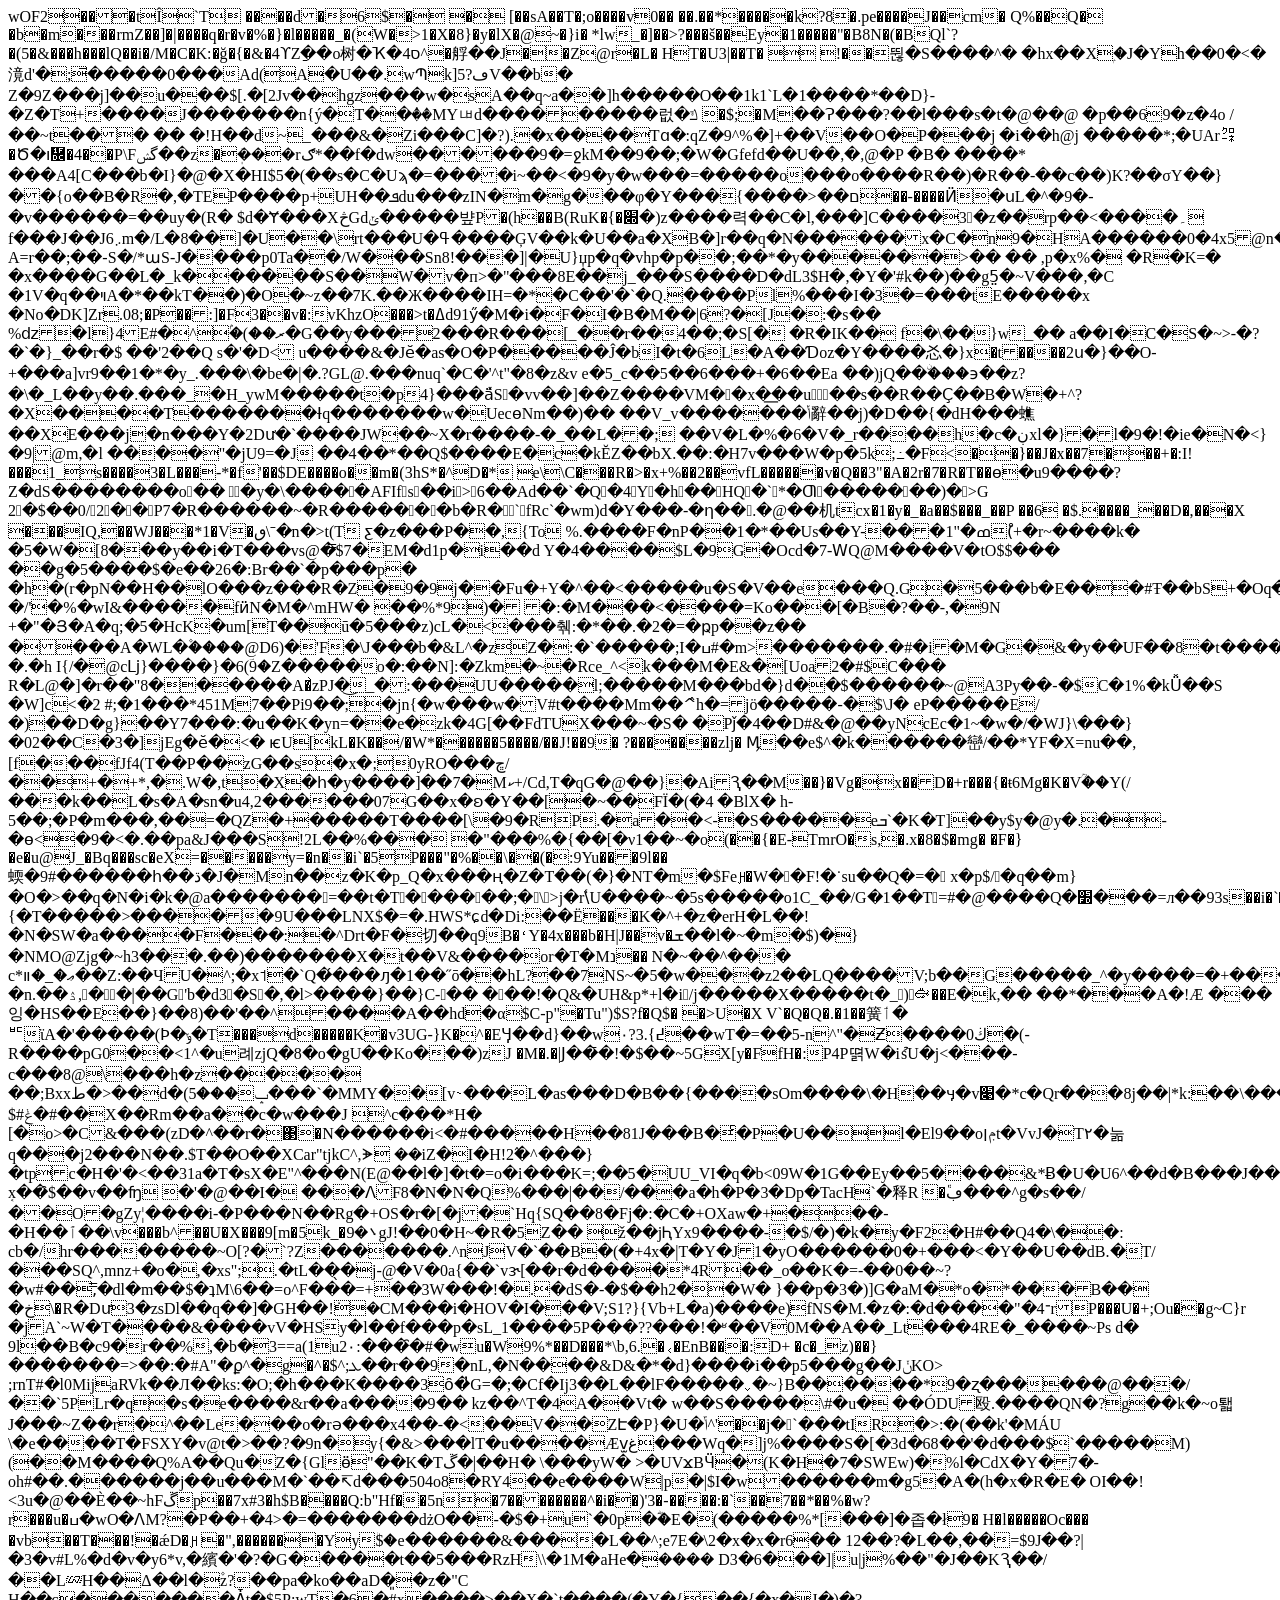
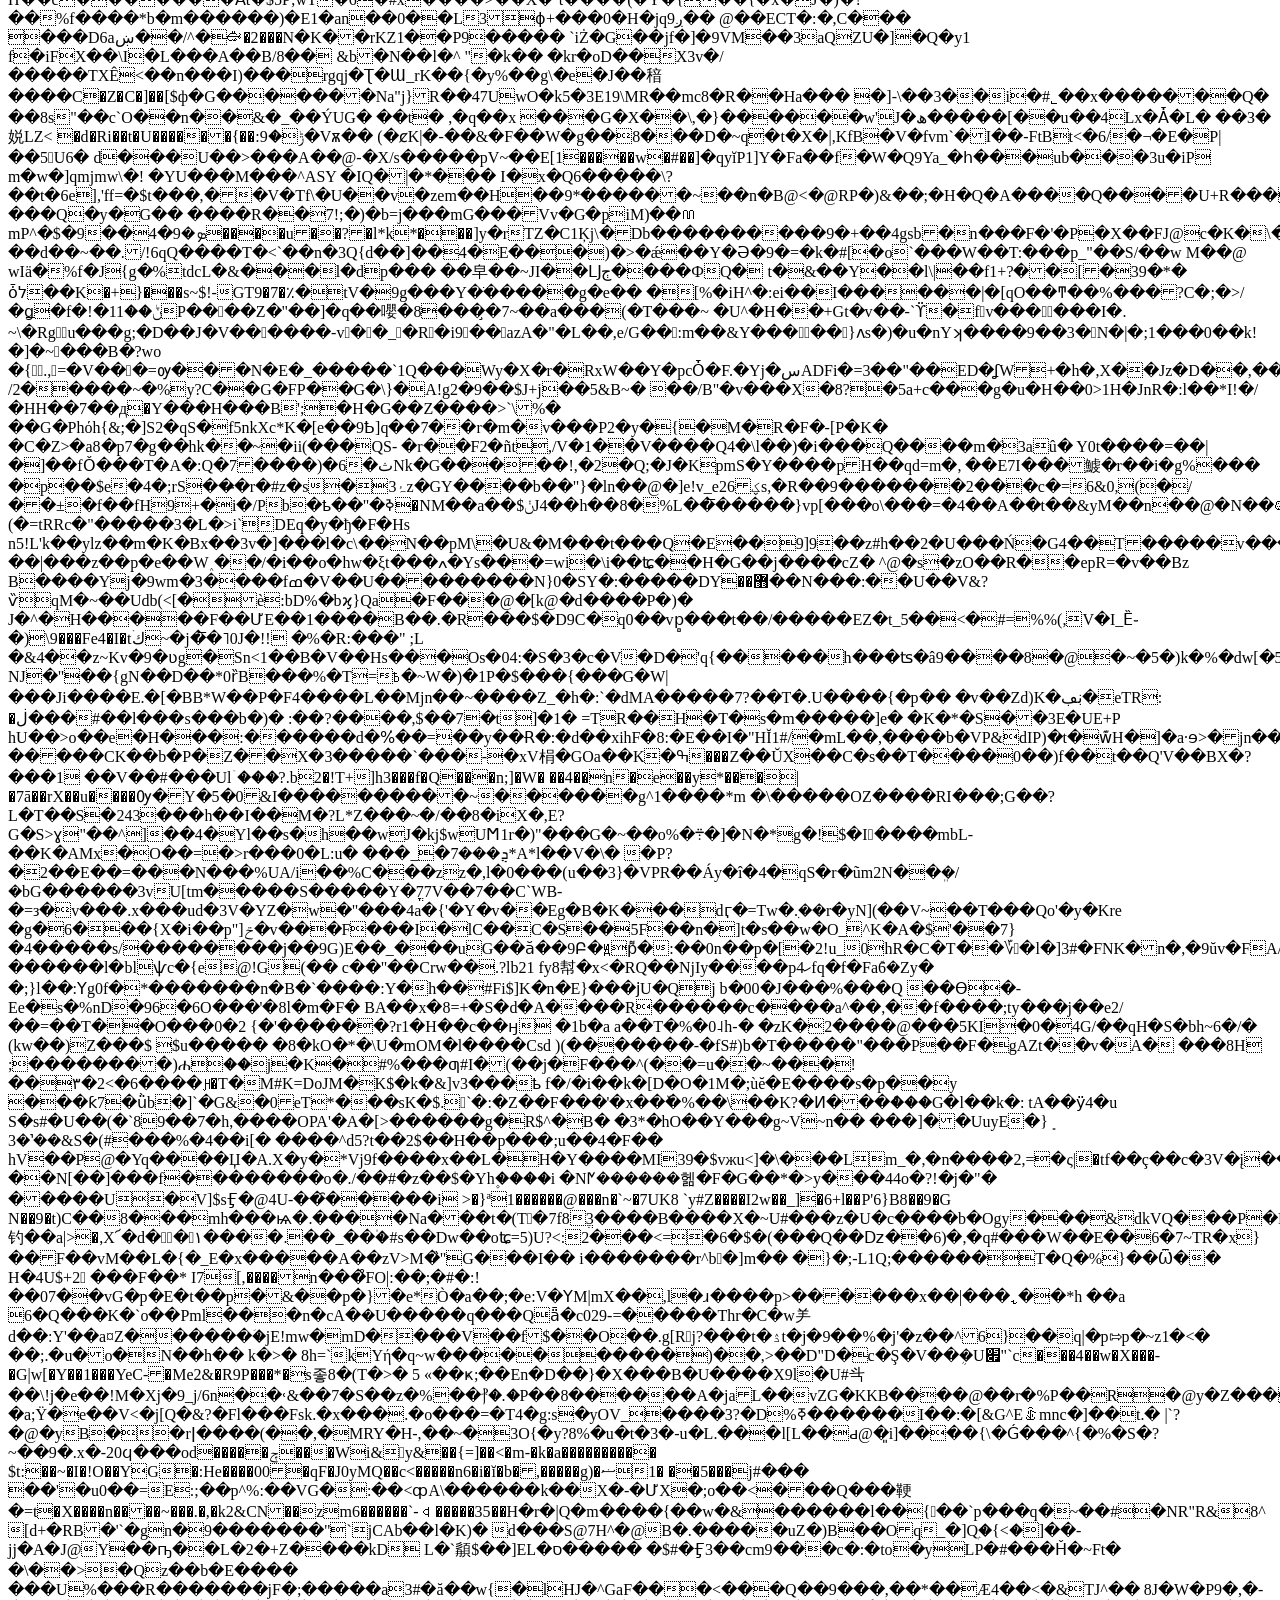
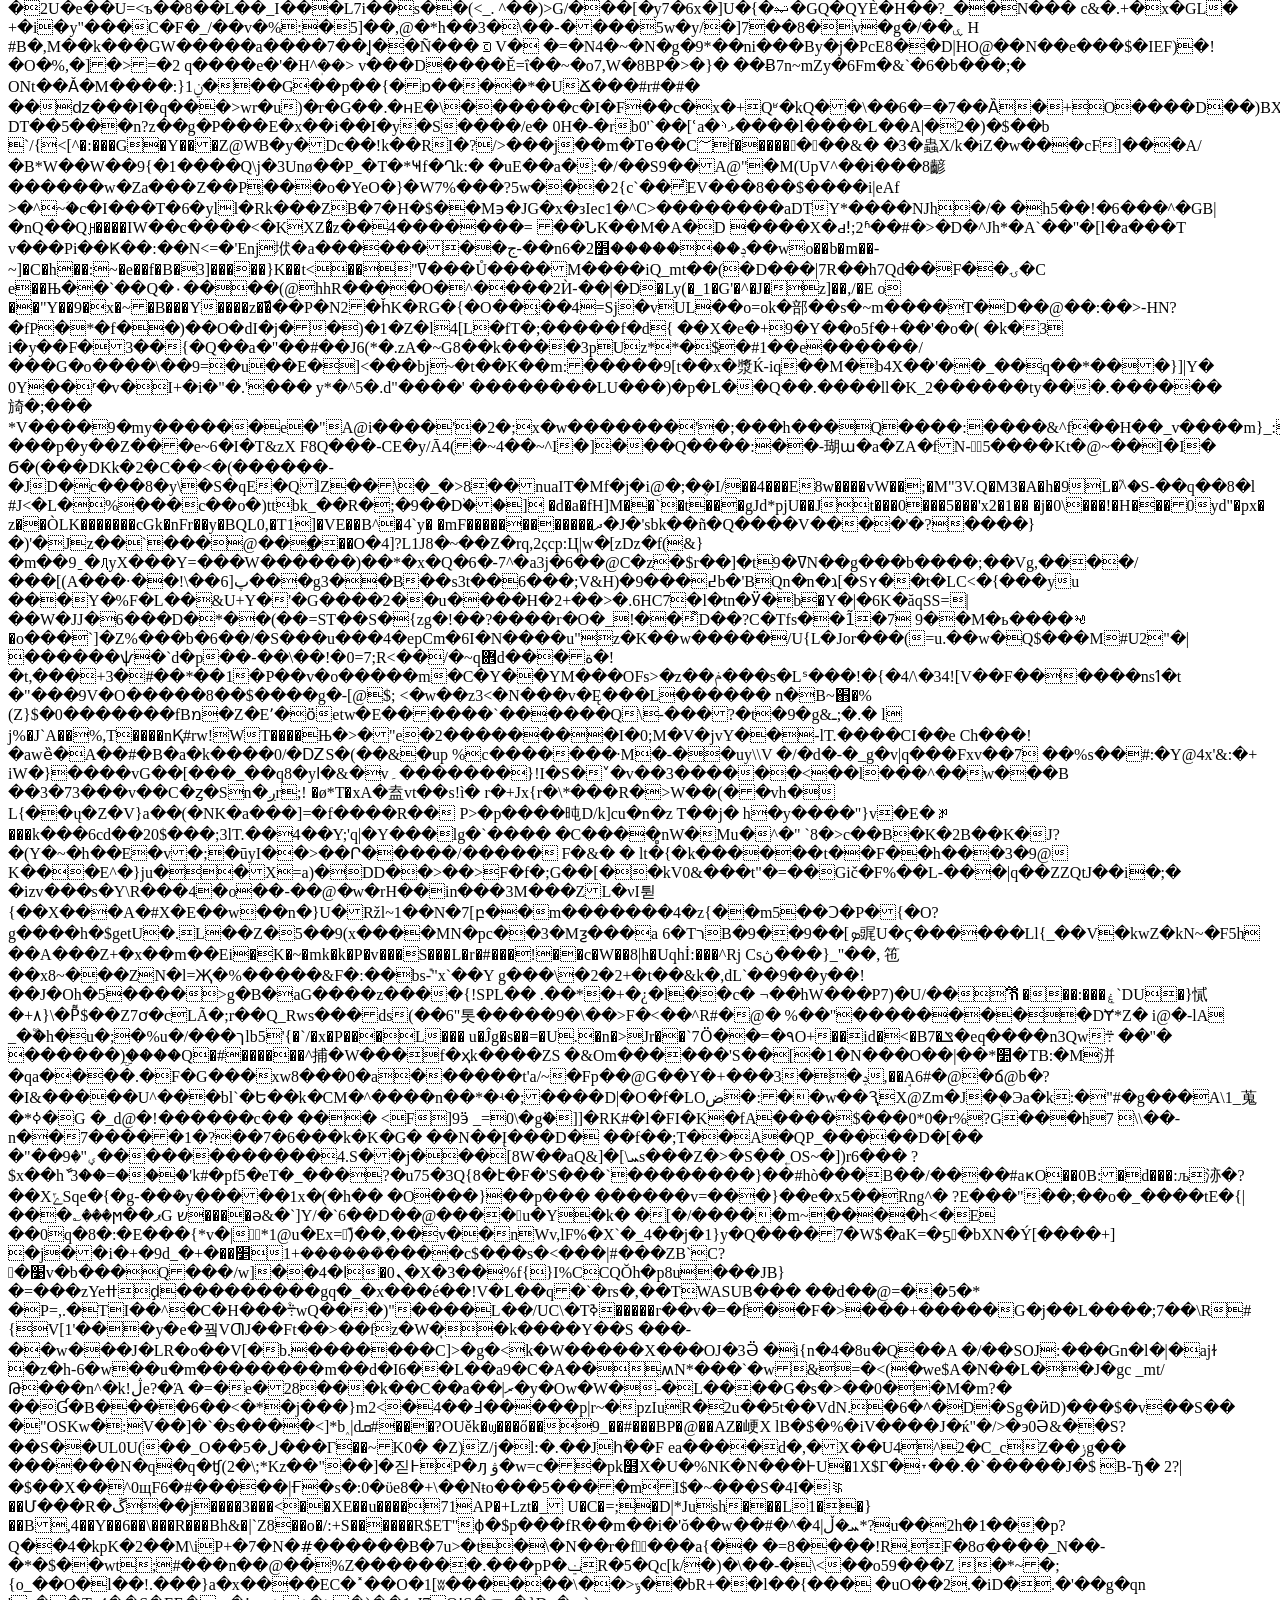
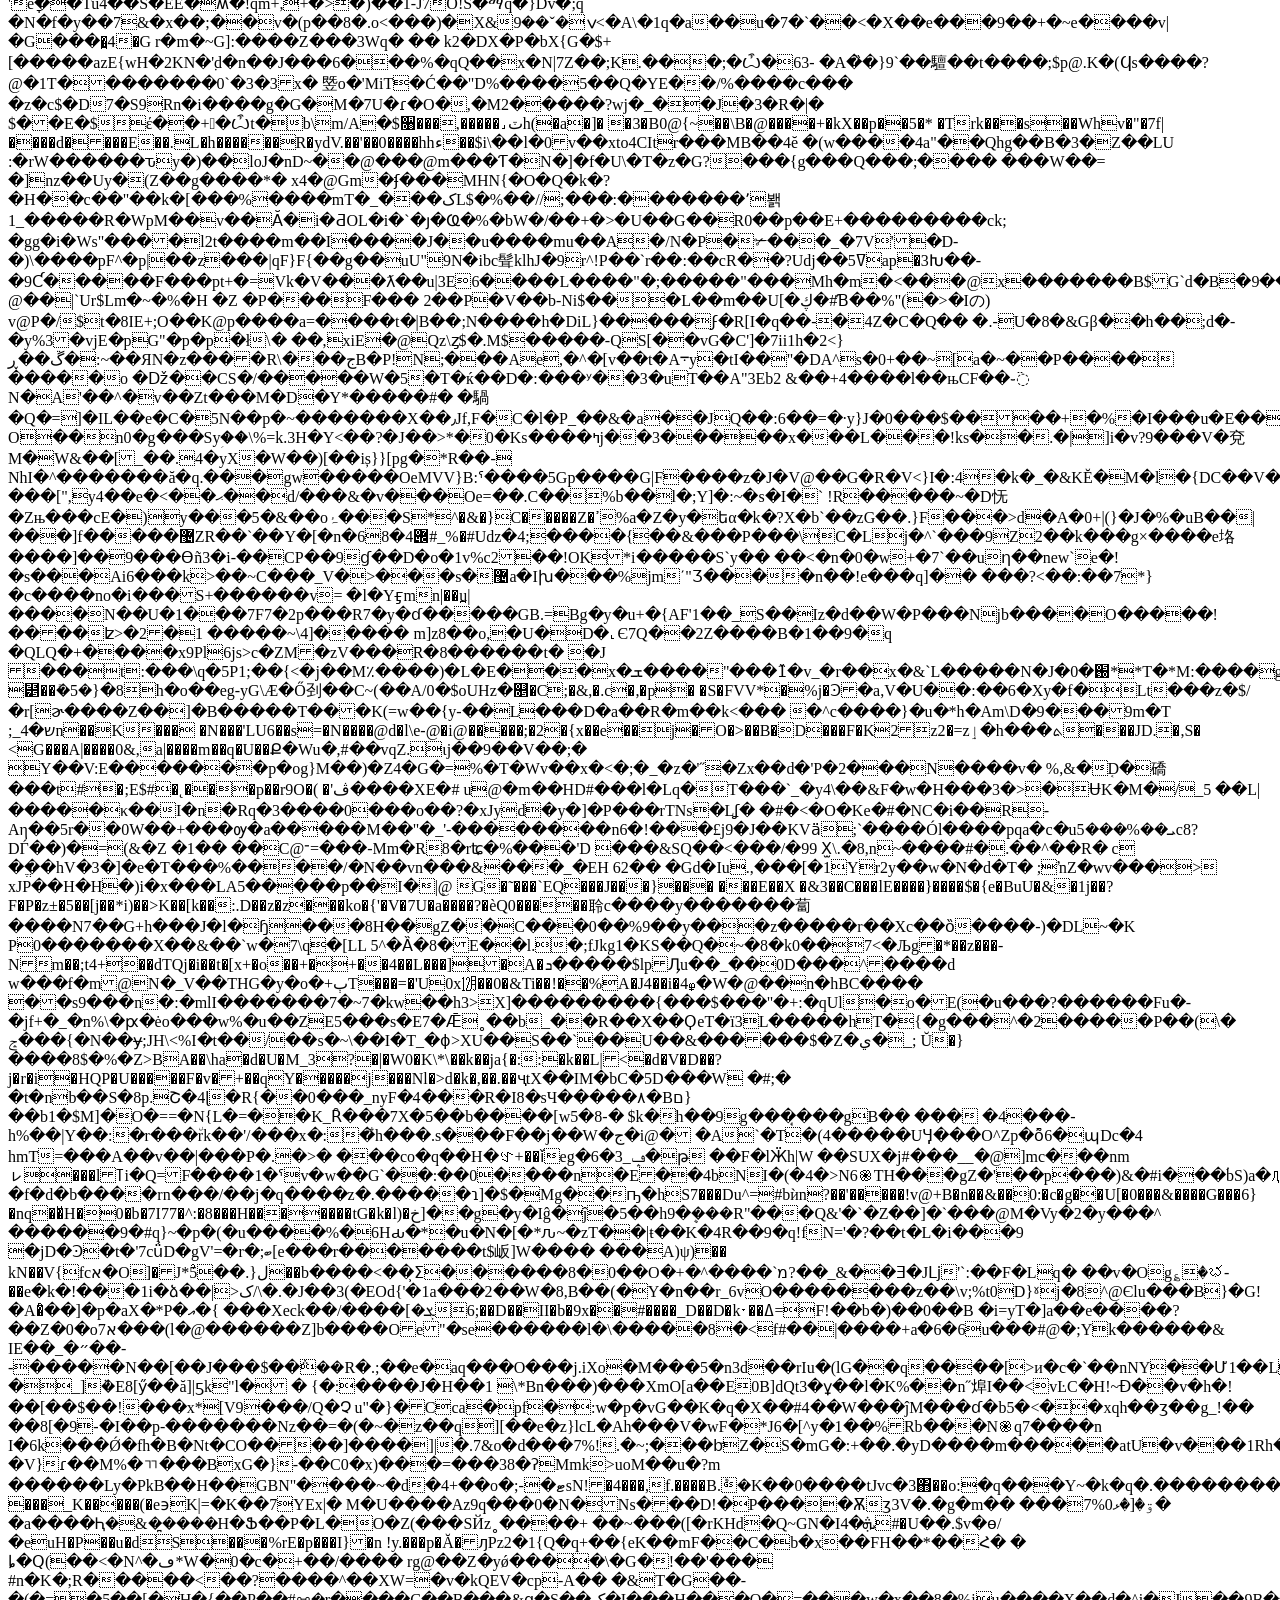
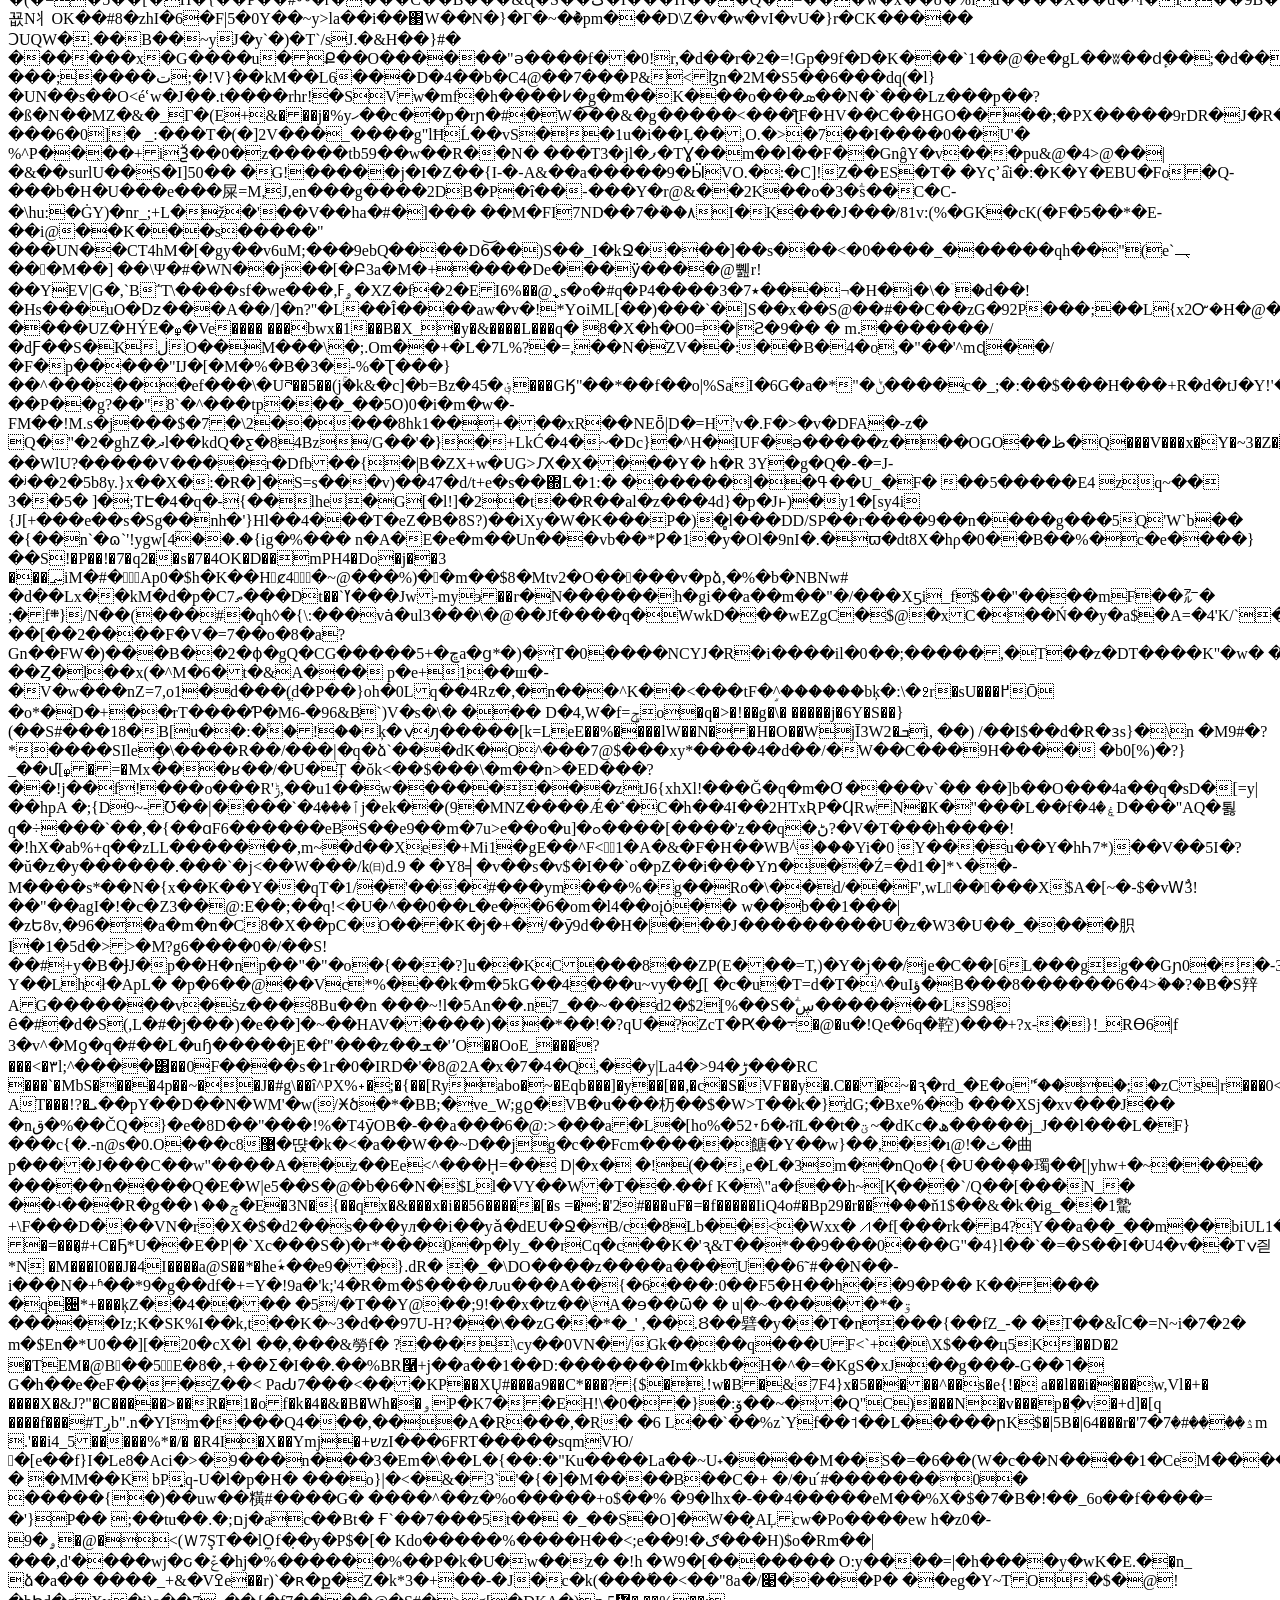
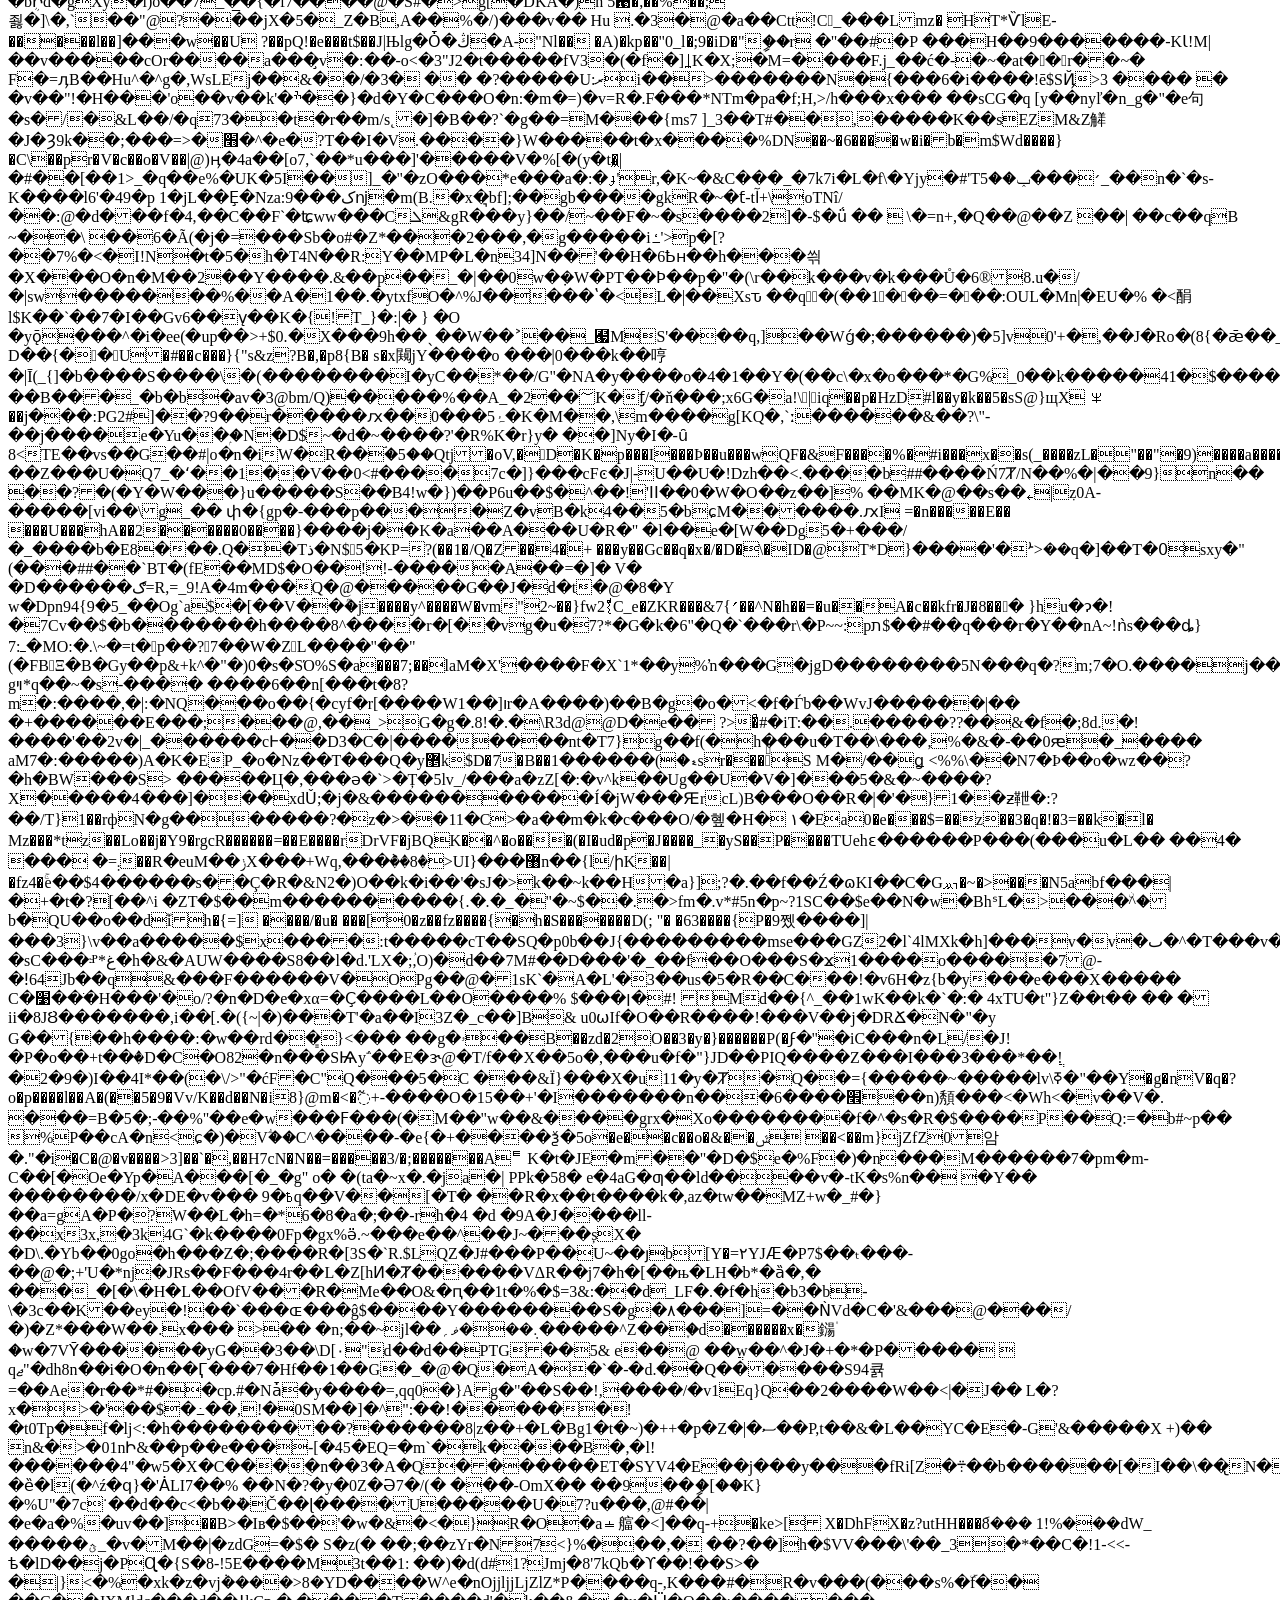
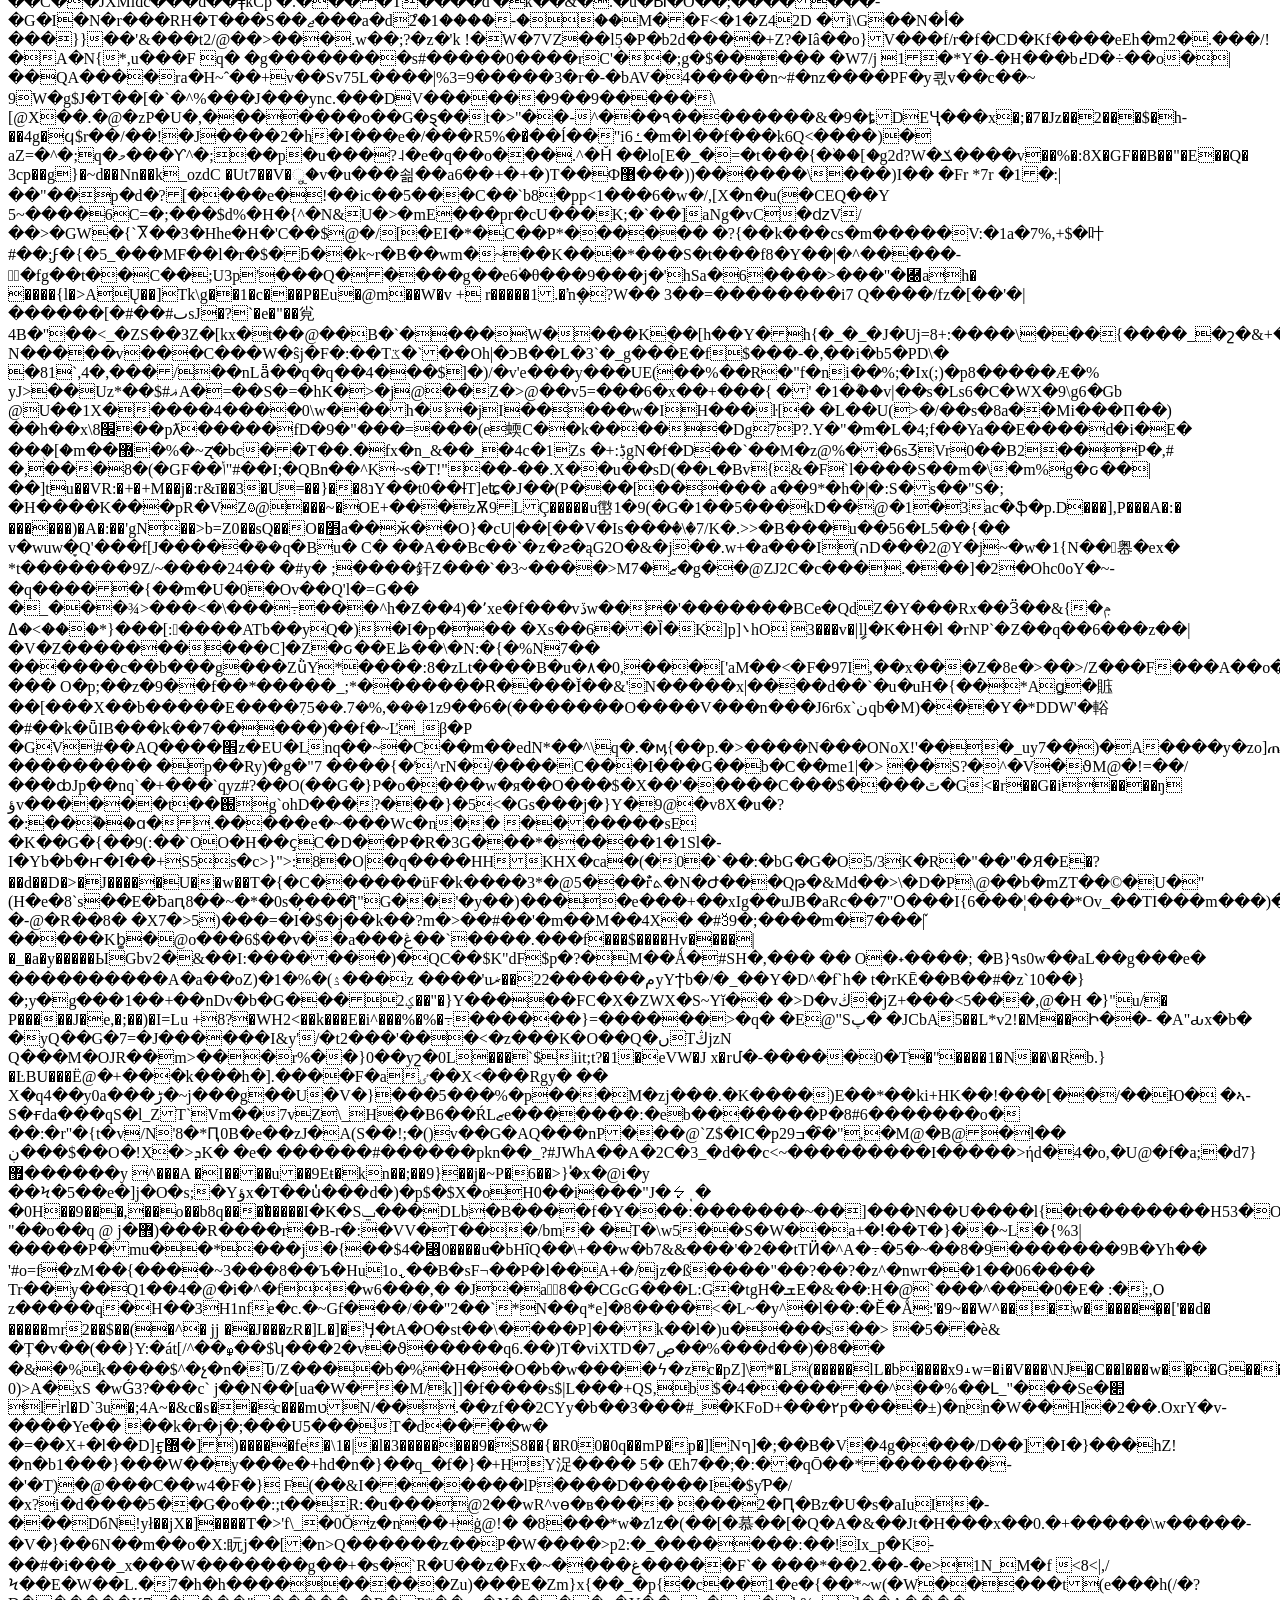
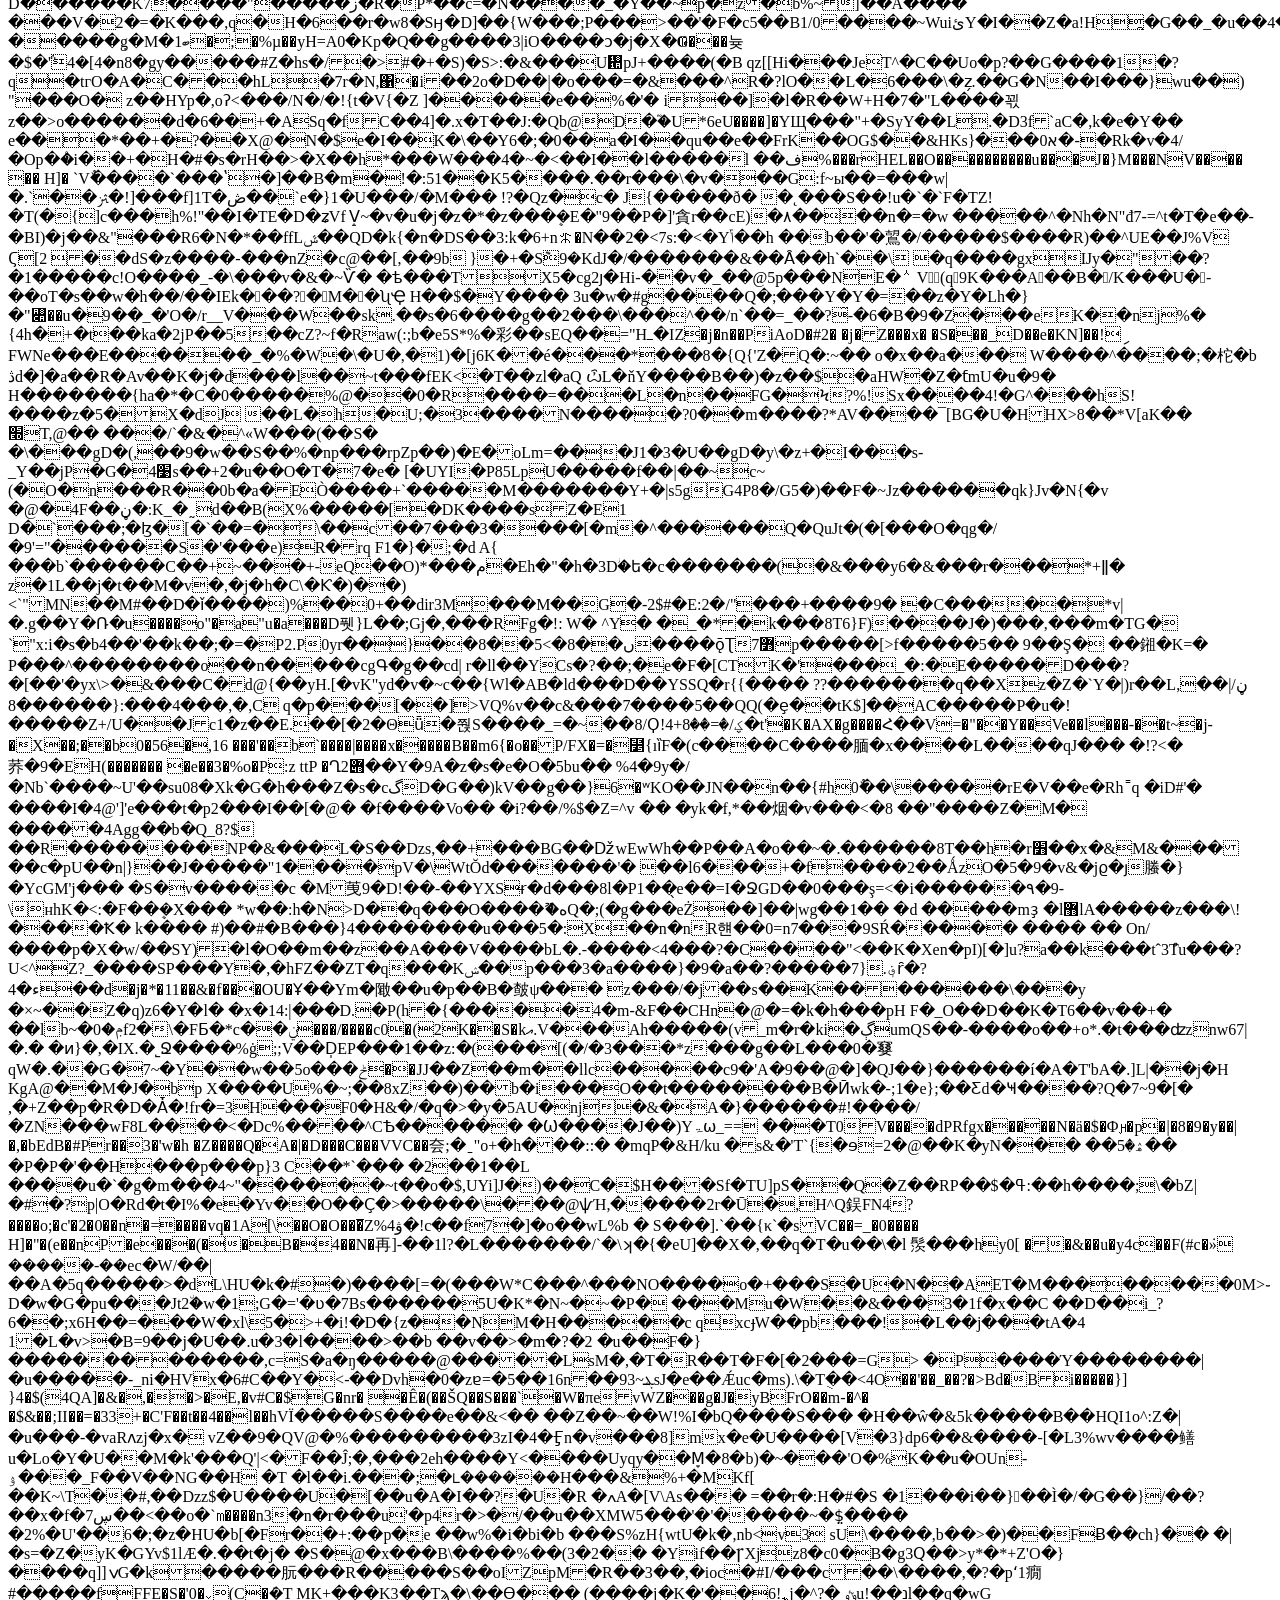
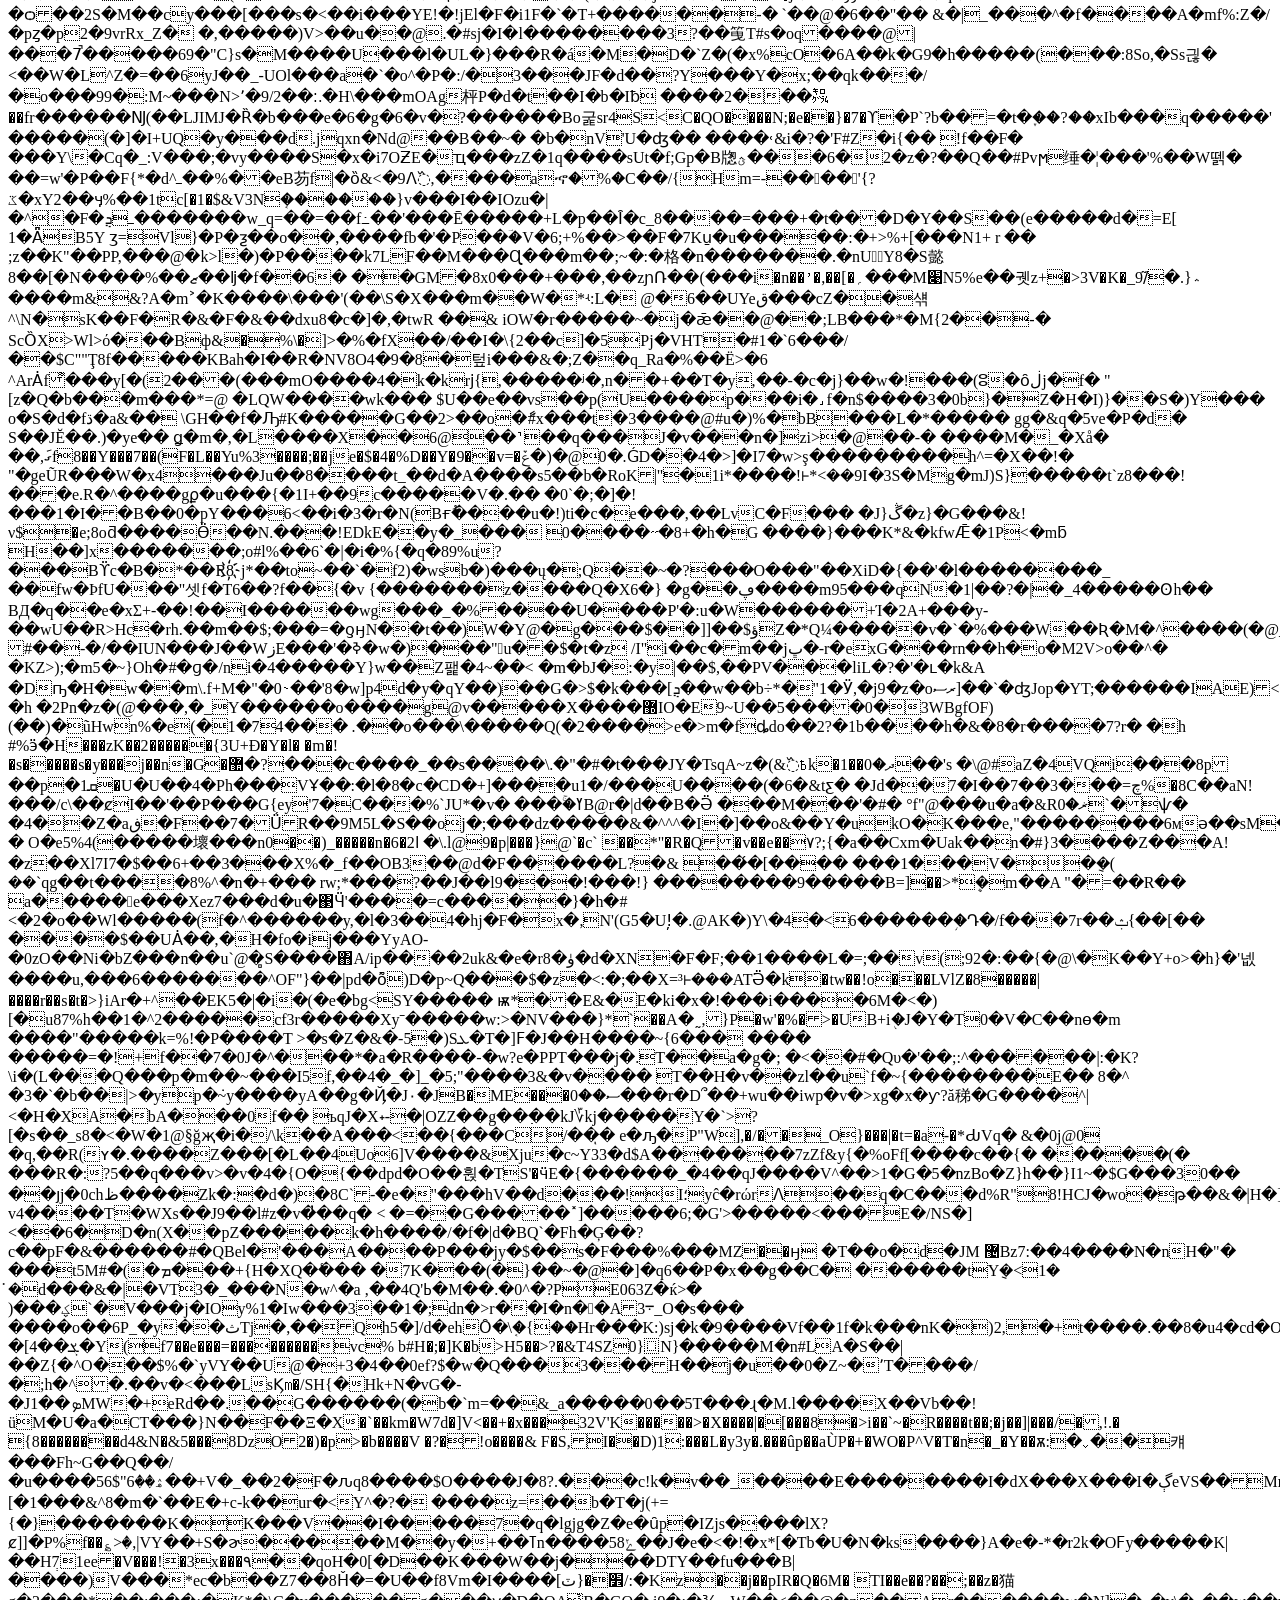
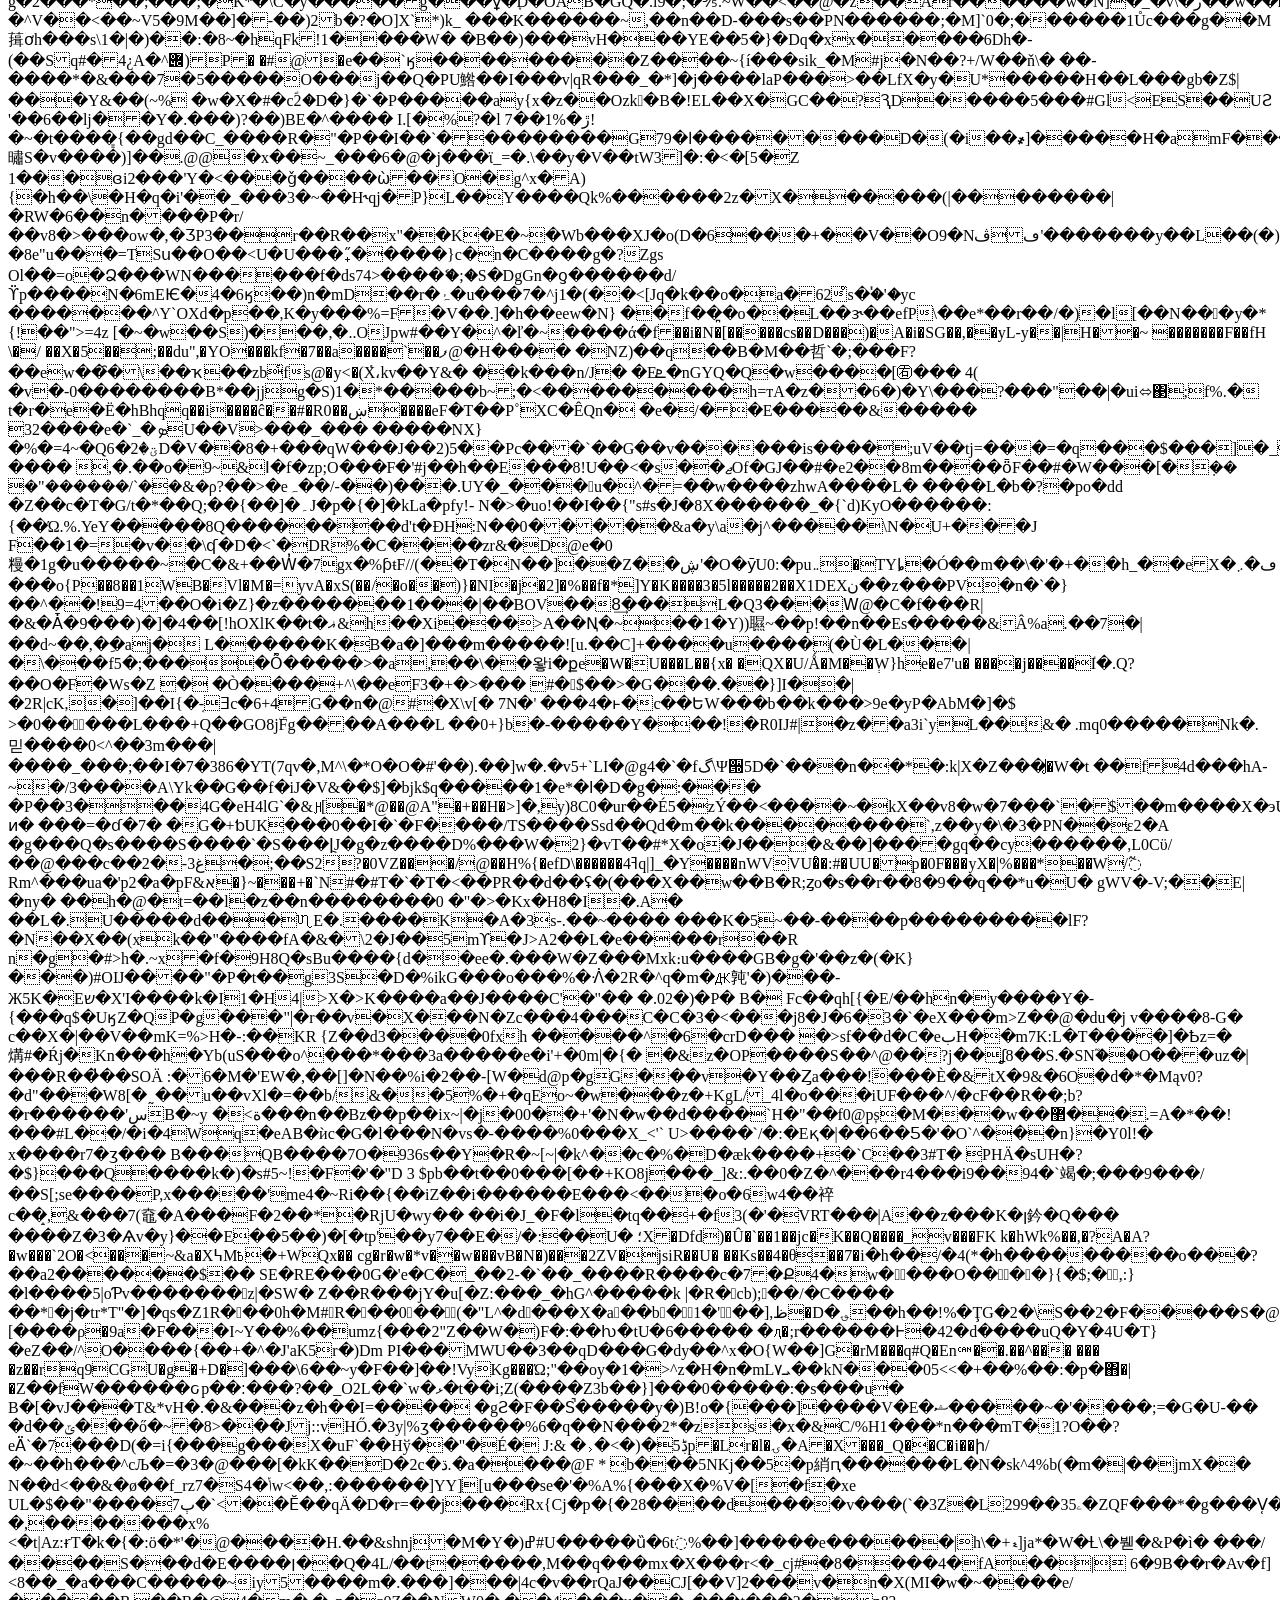
<file: boxicons.html>
<html><head></head><body>wOF2���tÎ`T
����d�6$� � [��sA��T�;o����v0��
��.��*�����k?8�.pe����J��cm�
Q%��Q�
�b�m���rmZ��]�|����q�r�v�%�}�l�����_�(W�>1�X�8}�y�lX�@~�}i�
*lw_�]��>?���š��Ey�1�����"�B8N�(�B<c���i�)�4�p��]����l��{�xl�$qz�x�Ĺ��h����rv�}���$�of":��l:3 1="" ��!���$�t���*p��j�t�ԩ@�:�@Ũ�:�sd9$вkӏ�u���&c����e�0v;�@h�a�r�r2��8�="" ���vl��]b�n�zݵ�bo�?���r|dbd�h�="�A���(+�">Ql`?�(5�&���h���lQ��i�/M�C�K:�ğ�{�&�4ϒZַ��o树�Ҡ�ס4^�艀��J��Z@r�L�	HT�U3|��T�	
!��뛶�S����^�
�hx��Xۭ�J�Yh��0�<�滰d'�;̅�����0���Ad(A�U��.wՊk]5?ڡV��b�
Z�9Z���j]��u���$[.�[2Jv��hgz���w�sA��q~a��]h�����O��1k1`L�1��<syꗾ��%�dz�d�cbu�p'{v���~���Ϸ��_��#!�iԦq��o�տ��s�����lj��$[�ro��`#n�m�'ns����y�k\�]��}x�����>��*��D}-�Z�T+����J�������n{ý�T��ٝ��MYᄖd���������럾�ݿ
�$;�M��Ɂ���?��l���s�t�@��@	�p��69�z�4o
/��~t���
�� �!H��d~_���&�Zi���C]�?).�x����Tɑ�:qZ�9^%�]+��V��O�P���j
�i��h@j
�����*;�UAr㌛�Ծ�ו῜�4��P\Fگݾ��z�ܲ���rګ*��f�dw������9�=ջkM��9��;�W�Gfefd��U��,�,@�P �B�
����*
 ���A4[C���b�I}�@�X�HI$5�(��s�C�Uϡ�=����i~��<�9�y�w���=�����o���o����R��)�R��-��c��)K?��σY��}��{o��B�R�,�TEP����p+UH��ܦdu���zIN�m�g���φ�Y���{����>��ם��-����Ӥ�սL�^�9�­�v������=��uy�(R�	$d�Ɏ���XڅGdݵ�����뱦P�(h��B(RuK�{�׍�)z����력��C�l,���]C����3�z��rp��<����۔f���J��J6܇m�/L�8��]�U��\rt���U�ߟ����ĢV��k�U��a�XB�]r��q�N������x�C�n9�HA������0�4x5@n�����?A=r��;��-S�/*աS-J����p0Ta��/W���Sn8!���]|�U}џp�q�vhp�p��;��*�y������>��
��
,p�x%�
�R�K=� �x����G��L�_k������S��W�v�п>�"���8E��j_���S����D�dL3$H�,�Y�'#k��)��g5̤�~V���,�C �1V�q��ױA�*��kT��)�O�~z��7K.��Ж����IH=�*�C��'�`�Q.����Pl%���I�3�=���tE�����x	�No�DK]Ζr.08;�P��:]�F<x������{ dҝņy��6���vr�3�)����`���`="" �z�rh�="" b����@˜ȁ��^����f�7nj�c�#�msvι�v�w`9�="<�4���@���28��ppd!NŰ" ͆u�r��"="" uq�adt�(]���a���="" n4����u���6�c�y��*g��f!m�{"Ē��`�y1d��be��!������n@="" [�����dow�#�qc<�s��f�sm="" �w�ǭ�s�뇳���0�3ӌ��ϩ�="" ��m�h�yo�:[-="" ����}4�s����,�-1ec1���[�$)�rjn���d�����;7@��`�r�="">3��v�:vKhzO���>t�ߡd91ӳ�M�i�F�I�B�M��|6?�[J�:�s�� %ǳ�l}4E#�^ۢ�(��ރ�G��y���2���R���[_��r��4��;�S[�
�R�IK��
f�\��}w_��	a��I�C�S�~>-�?�`�}_��r�$	��'2��Q s�'�D<
u����&�Jӗ�as�O�P�����Ĵ�bI�t�6L�A��Ɗoz�Y����㣻�}x�t����2ս�}��O-+���a]vr9��1�*�y_.���\�be�|�.?GL@.���nuq`�C�'^t"�8�z&v e�5_c��5��6���+�6��Ea ��)jQ��ۨ���϶��z?�\�_L��y��.���_�H_ywM�����t�p4}���ӓ̽S�vv��]��Z����VM��x�͟��uͩ��s��R��Ҫ��B�W�+^?�X����T�������Ɨq�������w�UecөNm��)��
��V_v�������ݳ辭��j)�D��{�dH���蟭��XE���j�n���Y�2Dư�`����JW��~X�r����-�_��L��; ��V�L�%�6�V�_r����h�c�ڹxl�}�l�9�!�ie�N�<}�9|@m,�l
����"�jU9=�J
��4��*��Q$����E�c�kĔZ��bX.��:�H7v���W�p�5k;߸�F<��}��J�x��7���+�:I!���1_s����3�L���-*�f'��$DE����o��m�(3hS*�^D�*	e\\C���R�>�x+%��2��vfL������v�Q��3"�A�2r�7�R�T��ө�u9����?Z�dS��������o��	�y�\�����AFIfs��i>6��Ad��`�Q�4Yͭ�h��HQ�`*�Ƣ�������)�>G
2�$��0/2��P7�R������~�R�������b�R�`fRc`�wm)d�Y���-�ƞ��.�@��机tcx�1�y�_�a��$���_��P
��6	�$.����_��D�,���Χ	���IQ,��WJ���*1�V�ٯ\ˉ�n�>t(T ƹ�z���P��,{To	%.����F�nP��1�*��Us��Y-���ߘ�"1(ْ+�r~����k�
�5�W�[8���y��i�T���vs@�̿$7�EM�d1p�i��d
Y�4����$L�9G�Ocd�7-ԜQ@M����V�tO$$���
��g�5����$�e��26�:Br��`�p���p�
�h�(r�pN��H��lO���z���R�Z�9�9j��Fu�+Y�^��<�����u�S�V��e���Q.G�5���b�E���#Ŧ��bS+�Oq������lD����8���<��M��ɥ��A�M��\ �/'�%�wI&�����fӥN�M�^mHW� ��%*9)� �:�M���<����=Ko���[�B�?��-,�9N
+�"�Յ�A�q;�5�HcK�um[T��ū�5���z)cL�<���췎:�*��.�2�=�ҏp��z��
����A�WL�۫����@D6)�'F�\J���b�&L^�zZ�:�`�����;I�ߎ#�<g�&e�6�e���6�=���w�<��d���tt��r{��5���wܫ��;nc��b d�\�="">m>�������.�#�i�M�G�&�y��UF��8�t����7������4N�[N�@��*�=��]�F�7��I�������&�P��QL)��J��4�s��_���(���i����r!�.�h
I{/�@cǈ}����}�6(ؔ9�Z�����o�:��N]:�Zkm�~�Rce_^<k���M�E&�[Uoa2�#$C��� R�L@�]�r��"8������A�͐zPJ�͜_�:���UU�����l;�����M���bd�}d��$������~@A3Py��-�$C�1%�kǙ��S
�W]c<�2
#;�1���*451M7��Pi9��;�jn{�w���w�V#t����Mm��^̂h�=jö�����-�$\J� eP�����E/�)��D�g}��Y7���:�u��K�yn=��e�zk�4G[��FdTUX���~�S�
�Pǰ�4��D#&�@��yNcEc�1~�w�/�WJ}\���}�02��C�3�]јEg�ӗ�<�
ѥU[kL�K��/�W*������5����/��J!��9�
?�������zlj� Ӎ��e$^�k������巒/��*YF�X=nu��,[f���fJf4(T��P��zG��s�x�;0yRO���ڇ/��ֵ+�+*,�.W�,t�X�һ�y����]��7�Mކ+/Cd,T�qG�@��}�AiԆ��M��}�Vg�x��D�+r���{�ŧ6Mg�K�Vؒ��Y(/���k��L�s�A�sn�u4,2������07G��x�ʚ�Y��[�~��FÏ�(�4
�BlX� h-5��;�P�m���,��=�QZ�+�����T����[\�9�RP.�a��<-�S�����eܒ`�K�T]��y$y�@y�.�-�ө<�9�<�.��pa&J���S!2L��%��� �"���%�{��[�ν1��~�o(��{�E-TmrO�s,�.x�8�$�mg�
�F�}�e�u@J_�Bq���sc�eX=�����y=�n��i`�5P���"�%��\��(�:9Yu���9l��蝡�9#������һ��ڌ�J�Mn��z�K�p_Q�x���ң�Z�T��(�}�NT�m�$FeԨ�W��<m;r�a]�tq��f̎�.��rya�����t��s�|�y��5_��g���Ω��72� ���uf�b}��2���0(5l�"�r߫="" ���3�="" �g��}g"�c�ͦ}`<�:���$)��_�_i��_�"pp�ȿϡ�^Ĭ-���wj�!q��="" ���᯷3�����(="">F!�˙su��Q�=� x�p$/�q��m}�O�>��q�N�i�k�@a�������=��t�Tͧ������;�\>j�r\̾U����~�5s�����o1C_��/G�1��T=#�@����Q�׽���=л��93s��i�`�4�4�v���ޝ��q4�&�#1�J�HSr��<�G����6�*#{�T�����>�����9U���LNX$�=�.HWS*ɕd�Di:��Ё���K�^+�z�erH�L��!�N�SW�a����F���:�^Drt�F�切��q9B�ʻY�4x���b�H|J��v�ܫ��l�~�m�$)�}�NMO@Zjg�~h3���.��)�������X�t��V&����or�T�Mנ�� N�~��^���	c*ޢ�_�װ��Z:��ЧU�^;�x˦�`Q�́���ԓ�1��˝ō��hL?��7NS~�5�w���z2��LQ����V;b��G�����_^�y����=�+����)�DB*8�t(��t�s�$k?�ٶ,'��]�II �n.��ۮ,ͭ��|��G'b�d3�S�,�l>����}��}C-��
���!�Q&�UH&p*+l�i/j�����X�����t�_)ఊ��E�k,��
��*���A�!Æ	���잉�HS��E��}��8)��'��^����A��hd�α$C-p"�Tu")$S?f�Q$�	�>U�X
V`�Q�Q�.�1��簧ٲ�ᄠϊA�'�����(Ϸ�ݸ�T���d�����K�v3UG-}K�^�EӋ��d}��w٠?3.{߄��wT�=��5-n^"�Ƶ����0ڬ�(-R����pG0��<1^�<h���jഴ�o������� �߽m�n��y��="đ�I]2" ��j�\e��`�����ub��r��x2�np�͠#?'��7�p��߮ъ��¸��v�p*2��="" �$h�="" z)�,;|p�s�\c="" �Ͼ:��^�y�"n="" (�yz��ity�\��u%s����������n2iy�lf�z(��?��fx���-�6�j@ryb!ϥ:ka���ʅ��c��閒%";�(���nb�m&d="" kq[�ě��u��+�c��$��;�?qn���$u�8&k�e��f�l�ssx��m�4�="" ܖj�῿7��7���l��,ac�g<��~��]gb�y����.�="" �zw�?���q��z���{k�o�2uѳ��r��k&��^��f���*v�e�y�����ea��5�uk7��zru�+ǆk�c��4��c�i�9m[7lΦ-y��m�y�x1r��si�4�iȍ�e��~u��9)�$="" ��|="" <tgkj���ui��Ҕ���j�s<�x.�qp��s9���a��᫳01:z���{�w�n#�d|23l���m��8໛fv���3��ɾ="" �5��y�mc�q�\�="" ��-gr3�_���qa<l��v�1t�="" �����u$���i�!�y�}�gl�x="��^��K�" &�fi�="" vp��ir`�`�"-�m��[�icҢ="" f�؋�nȇ�gc#��s��ئ��="" ��?�^�:="" ���̠n�~�ˈ����s�Ʉ�ff�7-�|�z�tt�cmmlj)g5gtr�g}��ڧt������~���w�g\="">u례zjQ�8�o�gU��Ko���)zJ �M�.�|Ϳ��̄�!�$��~5GX[y�FfH�:P4P뗡W�iުsU�j<���-c���8@\���h�z�����
��;Bxxط�>��d�(ݒ���5���`�MMY��[v˴���L�as���D�B��{����sOm����\�H��ӌ�v׉�*c�Qr���8j��|*k:��\������<{��A�_�|�NKꯝy4��9l�y=Y�9�*����\音$#ݟ�#��X��Rm��a��c�w���J
^c���*H�
[�o>�C&���(zD�^��r�΃�N������i<�#�����H��81J���B�ͨ�P�U��l�El9��oݦ׀t�VvJ�T۲�눎q���j2���N��.$T��O��XCar"tjkC^,ᗘ
��iZ�I�H!2߬�^���}�tpc�H�'�<��31a�T�sX�E"^���N(E@��l�]�t�=o�i���K=;��5�UU_VI�q�b<09W�1G��Ey��5����&*Ƀ�U�U6^��d�B���J��5�Ⱥ��h��+V
֤x��̑$��v��ʩ �'�@��I� ���ɅF8�N�N�Q%���|��/���a�h�P�3�Dp�TacH`�释R	�֕ڢ���^g�s��/��O�gZy¦����i-�P���N��Rg�+OS�r�[�j�`Hq{SQ��8�Fj�:�C�+OXaw�+���-�H��ٱ��\v���b^��U�X���9[m�5k_�܌�9gJ!��0�H~�R�5Z�� ž��jԦYx9����-�$/�)�k�y�F2�H#��Q4�\��:	cb�/hr��������~O[?�`?Z�������.^nJV�`��B�(�+4x�|T�Y�J1�yO������0�+���<�Y��U��dB.�T/���SQ^,mnz+�o�,�xs";.�tL��̖�j-@�V�0a{��`vɝ[��r�d����*4R��_o��K�=-��0��~?�w#��,̿�dl�m��$�ʇM\6��=o^F���=+��3W���!�.�dS�-�$��h2��W�	}��p�3�)]G�aM�*o�*���B�� �خ\�R�Dư3�zsDl��q��]�GH��!ܿ�CM���i�HOV�I���V;S1?}{Vb+L�a)����e)fNS�M.�z�:�d����"�־4rP���U�+;Ou��g~C}r �jA`~W�T����&����vV�HSy�l��f���p�sL_1����5P���??���!�ʶ��V<g$k-�n����_���rс� +�a8|��c�2�$_�*�xn�="" i��&�����:�����`c�'x��f����n��lp?&�a۸cpm���="" ��j8a�������f�#�r��be������ebt놳�[m���1�̘���@��za<�q�2u&�t���p0d�7���l�_����`j�4"�="" 5ãs�ą$&7��!y_��l����y���'gk-��z�����������ūv��z�"�2���v="" ?��xf��9��3�3��x&$�.���t����sq��}ͭҤc��i)�3x="" s�k="" �&.q�f��v�r_="" 樴�v���zv�="" pl�����!Ĕ��tٜ�+xuetՃ�0����?�i�="" �]��6�}u��$p&��en:��su��i�xr�e.�g�+Γ�="" �j�p,�z'j���c�[`w="" �l8�g�:�'\q)6�v="" d��h�"i�_��%`�q�_l0��9��]��n�]kx���07�+��u�2؞�@exwn|)�;�\#�z]���@:j߳�oc�����[�����="" ?m�j���|+z�8��m��b����ptc,uix��="">0M��A��_Lt���4RE�_����~Ps
d�
9l��B�c9�r��%,�b�3==a(1u2۰:���҄�#�wu�W9%*��D���*\b,6.�˱�EnB���:D+
�c�_z)��}�������=>��:�#A"�ϼ^�g�^�$^;ܥ��r��9�nL,�N����&D&�*�d}����i��p5���g��JݩKO> ;rnT#�l0MĳaRVk��Л��ks:�O;�h���K����3ȏ�̓G=�;�Cf�Ij3��L��lF�����˯�~}B������*9�ʐ������@���/
��`5PLr�q�s�e����&r��a�<i��6���rɛՁ�b�gu�x1��|����j��ũ����f���+:��"��ح���[98�c�v�-n��6���}9wrtҭ(�p��j�o���">���9��	kz��^T�4A��Vt�

w��S�����\#�u�	��ÓDU殴.����QN�?g��k�~o퇣J���~Z��r�^��Le���o�rǝ���x4��-�<��V��ZԷ�P}�U�ݴ^'��j�`���tIR�>:�(��k'�MÁU \�e����T�FSXY�v@t�>��?�9n�y{�&>���lT�u����Æv̫غ���Wq�]j%����S�[�3d�68��'�d���$`�����M)(��M����Q%A��Qu�Z�{Glӫ"��K�Tڱ�|��H�
\���yW� >�UVϫBӴ�(K�H�7�SWЕw)�%l�CdX�Y�7�-oh#��.������j��u���M�`��↸d���504o8�RY4��e����W|p�|$I�w������m�g5�A�(h�x�R�E�
OI��!<3u�@��Ѐ��~hFڱp��7x#3�h$B����Q:b"Hf��5n�7��������^�i��)'3�-����:�`��7��*��%�w?r���u�ߎ�wO�ɅM?�P��+�4>�=�������dżO��-�$�+u`�0p�ؓ�E�(�����%*[���]�좁�ł9�	H�l�����Oc���
�vb��T���!�ǽD�Ԩ
�",�������Yyؗ$�e������&����L��^;e7E�\2�x�x�r6��
12��?�L��,��=$9J��?|�3�v#L%�d�v�y6*v,�繽�'�?�G�����t��5���RzH\\�1M�aHe�ܼ����
D3�6���]|u|j%��"�J��KԆ��/��L᳇H��Δ��l�۫z?��pa�ko��aD�͈�z�"C
H��c�������Ǡt�$5P;wT�6�#x����>��X�`t����(�Y�{��{�x�J�)�?��%f����*b�m������)�E1�an��0��L3ɸ+���0�H�jq9ږ��
@��ECT�:�,C���
���D6aښ��/^�ఊ�2���N�K��rKZ1��P9�����
`iŻ�G��jf�]�9VM��3aQZU�]�Q�y1
f�iFX��\I�L���A��B/8��	&b�N��l�^ "�k�� �kr�oD��X3v�/�����TXÊ<��n���I)���rgqj�Ʈ�Ɯ_rK��{�y%��g\�e�J��䅧����C�Z�C�]��[$ф�G�������Na"j}R��47UwO�k5�3E19\MR��mc8�R��Ha���
�]-\��3��i�#˾��x�������Q� ��8s"��c`O��n��&�_��ÝUG�
��t�	,�q��x ���G�X��\,�}������w'J�ھ�����[��u��4Lx�Ǡ�L� ��З�娧LZ<
�d�Ri��t�U������{��:ݱ�9�Vѫ��
(�ȼK|�-��&�F��W�g��8���D�~q�t�X�|,KfB�V�fvm`�I��-FtBt<�6/�¬�E�P|��5U6�	d���U��>���A��@-�X/s�����pV~��Ε[1�����w�#��]�qyĭP1]Y�Fa��f�W�Q9Ya_�һ���ub���3u�iP
m�w�]qmjmw\�!
�YU���M���^ASY
�IQ�|�*���	I�x�Q6�����\?��t�6e],'ff=�$t���,��V�Tf\�U��v�zem��H��9*������~��n�B@<�@RP�)&��;�H�Q�А����Q����U+R���x���"��g8!�?!���Q�y�G��
����R��7!;�)�b=j���mG���Vv�G�piM)��꧟mP^�$�9��ܤ�9�4����u��?�l*k*���]y�rTZ�C1Ķj\�Db����������9�+��4gsb�n���F�'�P�X��FJ@c�K�\�q��?��d��~��./!6qQ����T�<`��n�3Q{d��]��4�E���)�>�ǽ��Y�Ə�9�=�k�#[�o`���W��T:���p_"��S/��w M��@
wIä�%f�J{g�%tdcL�&���l�dp���
��皁��~JI��Ǉڄ����ФQ� t�&��Y��l\|��f1+?��[�39�*�	ȱל��K�+}���s~$!-GT9�7�٪�tV�9g���Y�ֹ�����g�e��	�[%�iH^�:ei��I������|�[qO��ͳ��%���?C�;�>/�ǥ�f�!�ݨ��11P����Z�"��]�q��嚶�8���̧�7~��a���(�T���~ �U^�H��+Gt�v��-`ϔ�fv������I�.
~\�Rgͧu���g;�D��J�V������-v��_�R�i9��azA�"�L��,e/G��:m��&Y�����}ʌs�)�u�nYʞ����9��3�˽N�|�;1���0��k!�]�~���B�?wo	�{.,=�V���=ѹ���N�E�_�����`1Q���Wy�X�r�RxW��Y�pcȰ�F.�Yj�سADFi�=3��"��ED�ʆW+�h�,X��Jz�D��,���n�B��k�Z�ܐr����P�W��G�̮���P�z�9ڈu\@�Č<��l�.~����\5%J��v��k�ôr�}I6D���=K�l�$�>=��[���/$$�N�.X��y�E /2�����~�%y?C��G�FP��G�\}�A!g2�9��$J+j��5&B~� ��/B"�v���X�8?�5a+c���g�u�H��0>1H�JnR�:l��*I!�/�HH��7��д�Y���H���B';�H�G��Z����>`\%�	��G�Phόh{&;�]S2�qS�f5nkXc*K�[e��9Ҍ]q��7��r�m�v���P2�y�{�M�R�F�-[P�K� �C�Z>�a8�p7�g��hk��~�ii(���QS-
�<u-:p����]n���<���z��x������� ٍ���7�qt�i-[�乎#���y_y;�����h*+��,_v�n��yڹnd���n�c�w�;m="">r��F2�ñt,/V�1��V����Q4�\l��)�i���Q����m�ٙ3aû�	Y0t����=��|�]��fǑ���T�A�:Q�7����)�6�ثNk�G�����!,�2�Q;�J�KpmS�Y����pH��qd=m�, 	��E7I���鰬�r��i�g%��� �p��$e�4�;rS��̶�r�#z�s�ۂ3z�GY����b��"}�ln��@�]e!v_eؼ26s,�R��9�������2���c�=6&0,(�/��±�f��fH9+�i�/Pb�ҍ��"�ߢ�NM��a��$ݩJ4��h��8�%L��̅�����}vp[���o\���=�4��A��t��&yM��n��@�N��߷��r�7b5��e�($z�.(�=tRRc�"�����3�L�>i`DEq�y�ђ�F�Hs
n5!L'k��ylz��m�K�Bx��3v�]���l�c\��N��pM\�U&�M���t���Q�E��9]9��z#h��2�U���Ń�G4��T�����v���Y�w�К���bh�����*"sT��N��{��>=h90p�:$�������@,��ݩr�S7w��oЫ=);j�{6��Sړ���R�\`	��|���z��p�e��W˰��/�i��o�hw�ξt���ߍ�Ys���=wi�\i��ʨ��H�G��j����cZ�
^@�s�zO��R��epR=�v��Bz
B����Yj�9wm�3����fߘ�V��U���������N}0�SY�:�����DΥ��޻��N���:��U��V&?ѷqM�~��Udb(<[�è:bD%�bϗ}Qa�F���@�[k@�d����P�)�	J�^�H�����F��ƯE��1����B��.�R���$�D9C�q0��vp̻���t��/�����EZ�t_5��<�#=%%(,V�I_Ȅ֊�)\9���Fe4�I�tۛك~�j�̅�˥0J�!!	�%�R:���"
;L �&4��z~Kv�9�ʋg�Sn<1��B�V��Hs���Os�04:�S�3�c�V�D�'q{�����h���ʦ�â9����8�@�~�5�)k�%�dw[�5�F���Q���d��0b�IZ�i����U�|;�u�4�l4}.��_��q-NJ�"��{gN��D��*0ȑB���%�T=߿�~W�)�1P�$���{���G�W|���Ji����E.�[�BB*W��P�F4����L��Mjn��~����Z_�h�:`�dMA�����7?��T�.U����{�p��	�v��Zd)K�ڹڢ�eТR:
�ڶ���#��l���s���b�)�
:��?����,$��7�t]�1�
=TR��H�T�s�m�����]e�	�K�*�S��3E�UE+P
hU��>o��e�H���:������d�%̍��=��y��Ɍ�:�d��xihF�8:�E��I�"HĬ1#/�mL��,����b�VP&dIP)�t�w͊H�]�a·ɘ>�jn���ܕ?�����CK��b�P�Z��X�3�����`���-�xV梋�GOa��K�ߒ���Z��ŬX��C�s��T����0��)f��t��Q'V��<qw��� (�~�o3ћ��ݨp�k!y��ȹĺ-�.�z�����5z:1�u)�;�+�ًc�="�������.�g��R��W��%����gҥ�Vkr�����؊��n�DoD�N볅�U�(��Ӊ7��8i�������l���Ĥ�MOk�&�R`S��ܓUcUp�-ٜ��z�b�Vݎj���-q�%��K+" �b�Ƣ��c��r*�"="">BX�?���1	��V��#���Ulۤ���?.b2�!T+]h3���f�Q���n;]�W�
��4��n�e��y*���|�7ā��rX��u����Ѹ�Y�5�0&I����������~������g^1����*m	�\�����OZ����RI���;G��?L�T��S�243���h��I��M�?L*Z���~�/��8�iX�,E?G�S>ɣ"��^]��4�Yl��s�h��wJ�kj$wUϺ1r�)"���G�~��o%�܊�]�N�*g�!$�I񉗤����mbL-��K�AMx�O��=�>r���0�L:u�
���_�ܯ���7*A*l��V�\�	�P?�2��E��=���N���%UA/i��%C���zz�,l�0���(u��3}�VPR��Áy�î�4�qS�r�ũm2N��ܸ�/�bG������3vU[tm�����S�����Y�ֳ77V��7��C`WB-�=з�v���.x���ud�3V�YZ�w�"���4a�{'�Y�v��Eg�B�K���dӷ�=Τw�ׅ.��r�yN](��V~��T���Qo'�y�Kre	�g�6���{X�i��p"]ݗ�v���F���I�lC��C�S��5F��n�]t�s��w�O_^K�A�$'��7}�4�����s/��������j��9G)E��_���uG��ӑ��9Բ�Ԭp͌�:��0n��p�[�2!u_0hR�C�T��؆�l�]3#�FNK�n�,�9ŭv�FA/C�\)U7�XmIR�0�g�N&�p��`�ܷ/8�,���T6N�zLQ��f���aL}\�K��R�M6Z`��GdmX�jP�Hg>�u	������l�blѱc�{e@!G(��
c��"��Crw��.?lb21
fy8幇�x<�RQ��NjIy����pހ4fq�f�Faܽ6�Zy�	�;}l��:Үg0f�*�������n�B�`����:Y�h��#Fi$]K�n�E}���ϳU�Qj b�00�J���%���Q
��Ө�-Ee�s�%nD�96�6O���'�8l�m�F� BA��x�8=+�S�d�A����R������c����a^��,��f����;ty���j��e2/��=��T��О���0�2
{�'������?r1�H��c��ӈ
�1b�a
a��T�%�0˨h-�	�zK�2����@���5KI�0�4G/��qH�S�bh~6�/�
(kw��)Z���$	$u�����	�8�kO�*�\U�mOM�l����Csd
)(�������-�fS#)b�T�����"���P��F�gAZt��v�A� ���8H
;��������)ሐ��j�K�#%���ƣ#I�(��j�F���^(��=u��~���!��٣�2<�6����Ԩ�T�M#K=DoJM�K$�k�&]v3���ҍ
f�/�i��k�[D�O�1M�;ùĕ�E����s�p��y
���ƙ7�ǜb�]`�G&�0eT<i���!h����pӠ����u�m��$�ث�8��r�[�{&j��� eu��m���l������t��="" wz���x����-8`��?32�\;Ö<="" `��&f���僕o�Ȭ�p���kjz�*�n="" �(�m�e�vo�����~f*���i�'���w�#��s�Ϲ�r3ww��y$="" y��uxj�n�)b�-7="">*���sK�$.𚪶`�:�Z��F���'͏�x��ٚ�%��\��K?�Ͷ���ް���G�l��k�:
tA��ӱ4�u	S�s#�U��(�`89��7�h,����OPA'�A�[>������g�R$^�B�
�3*�hO��Y���g~V~n��
���]��UuyE�}ܻ3�˺��&S�(#���%�4��i[�
����^d5?t��2$��H��p���;u��4�F��
hV��P@�Yq����Џ�A.X�y�*Vj9f����x��L�H�Y����MI39�$vжu<]�\���Lm_�,�n����2,=�ς|�tf��ç��c�3V�į���^�bBX��%���.����+:�_���\w�J�RGlЁ^1=�(����Nկ�ɛ�6�y�׻
��N[��]���f��������o�./��#�z��$�Yh۪����i	�Nᖼ������헮�F�G��*�>y���44o�?!�j�"� �����U�V]$sӺ�@4U-��҄�����i
>�}ª1������@���n�`~�7UK8
`y#Z����I2w��_]�6+l��P'6}B8��9�G
N��9�t)C��8���mh���ѩ�.����Na���t�(T�7f8ֱ3����B����X�~U#���z�U�c����b�Ogy���&dkVQ���P�N�d2#ϑ��8V�f��8T�7kh5�'O�Ϫ���5Z���l�>�|6���fl���d�o�E�钓��a|>�,X՜�d��۱����.��_���۠#s��Dw��oʨ=5)U?<:2���<=�6�$�(���Q��ǲ��6)�,�q#���W��E��6�7~TR�x}��F��vM��L�{�_E�x�����А��zV>M�̏"G���I��
i�������r^b𻙸�]m��	�}�;-L1Q;������T�Q�%}��Ѿ�� H�4U$+2͕
���F��* І7[,����n���̊FO|:��;�#�:!��07��vG�p�E�t��p�&��p�}�e*Ò�a��;�e:V�ҮM|mX��,l�ɹ����p>������x��|���ߨ��*h
��a	6�Q���K�`o��Pml���n�cA�ׄ�U�����q���Qǟ�c029-=�����Thr�C�w⺶d��:Y'��a¤Z������ؘ�jE!mw�mD����V��f$��O��.g[Rj?���t�ۮt�j�9��%�j'�z��^6}��q|�p⇰p�~z1�<�
��;.�u�o�N��h��
k�>�
8h=`kYή�q~w����������)��,>��D"D�c�Ş�V��ܴ�U׏"`c���4��w�X���-�G|w[�Y��1���YeC-�Me2&�R9P���*�s좋8�(T�>�
5
«��ҝ;��En�D��}�X���B�U����X9l�U#㪲��\!j�e��!M�Xj�9_j/6n��˓&��7�S��z�%��⳨�.�P��8������A�jaL��vZG�KKB����@��r�%P��R�@y�Z�����Ĉ�S�1-�a;Ÿ�e��V<�j[Q�&?�Fl���Fsk.�x���.�o���=�T4�g:s�yOV_����3?�D%ߧ������I��:�[&G^Eꉝmnc�]��t.� |`?�@�yB��rǀ����(��,�MRY�H-,��~�3O{�y?8%�u�t�3�-u�L.���l[L��ԁ@�͈i]����{\�Ǵ���^{�%�S�?~��9�.x�-20ϥ���od�����ݼ���Wi&y&��{=]��<�m-�k�a����������
$t:��~�I�!O��YG�:He����00�qF�J0yMQ��c<�����n6�i�ĭ�b�,�����g)�ޟ1� ��5���j#���	��'�u0��=E:;��p^%:��VG�:��<ȹA\������k��X�-�ƯX�;o��<���Q���鞕�=t�X����n����~���.�,�k2&CN��zm6������`-ꒉ�����35��H�r�|Q�m����{��w�&������l��{��`p���q�~��#�NR"R&8^ [d+�RB�'`�gn�9�������"`jCAb��l�K)�
d���S@7H^�@B�.�����uZ�)B��Oq_�]Qۭ�{<�]��-jj�A�J@Y��ҧ��L�2�+Z����kD	L�`䫇$��]EL�ס�����
�$#�Ӻ3��cm9���c�:�to�yLP�#���Ȟ�~Ft�
�\��>�Qz��b�E����
���U%���R�������jF�;�����a3#�ă��w{�lHJ�^GaF���<���Q��9���,��*��Æ4��<�&TJ^�� 8J�W�P9�,�-�2U�e��U=<ъ��8��L��_I���L7i��s��(<_.	^��)>G/���[�y7�6x�]U�{�ﵕ�GQ�QYÈ�H��?_��N���	c&�.+�x�GL�
+�i�y"���C�F�_/��v�%:�5]��,@�*h��3�\��-����5w�y/�]7��8�v�g�/��ۑ
H
#B�,M��k���GW�����a����7��|̨��Ñ���ꄡV�
�=�N4�~�N�g�9*��ni���By�j�PcE8��D|HO@��N��e��<h�a�l�l1��ks��b.���w���4���t6���ixts 4�.l�p|���7="" *cҪ�="���X��;~�в�[�:OG�w���M�����x^?K��C��!����[ta�R1L�&)����J��W���.e��.����'�|����(~�b}�" bv���<��lf��xv}�`&a��?ߎu�\����͌�7-�`��8�+��j������="" `p9d�̻']����-7�(�7t�?`h���ky���y?�l�="">�$�IEF)�!�O�%,�]�>=�2 	q����e�'�H^ܲ��>
v���D����Ě=ΐ��~�o7,W�8BP�>�}� <c��oۧ��0!�e�g��hp����j ��(r�#j�="" 2?�����}p�̓�ɒ�to����+��4���]="" y����-kǳ����t���o��="">��Ƀ7n~mZy�6Fm�&`�6�b���;�	ONt��Ǎ�M����:}1ݧ���G��p��{�ɒ����*�UՃ���#r#�#�	��ǳ���I�q���>wr�u)�r�G��.�ʜE�\������c�I�F��c�x�+Qʶ�kQ��\��6�=�7��Ȁ�+O����D��)BX8�-	DT��5���n?z��g�P���E�x��i��I�y�S����/e�	0H�-�rb0'`��[ʿa�⸅ޅ����l����L��A|�2�)�$��b
`/{<[^�:���G�Y���Ζ@WB�y�Dc��!k��RI�?/>���j��m�Tө��C؅f��������&�
�3�蟲X/k�iZ�w���cF]���A/�B*W��W��9{�1����Q\j�3Unø��P_�T�*Ҹf�Ղk:� �uE��a�:�/��S9��A@"�M(UpV^��i���8齴������w�Za���Z��P͕���o�YeO�}�W7%���?5w���2{c`��҆EV���8��$����i|eAf >�^~ؘ�c�I���T�6�yll�Rk���ZB�7�H�$��M϶�JG�x�зIec1�^C>��������aDTY*����NJh�/�
�h5��!�6���^�GB|�nQ��QԨ����IW��c����<�KXZ�͛z��4�������=	��ՆK��M�A�D
����X�ԁǃ;2ʱ��#�>�D�^Jh*�A`��"�[l�a���T	v���Pi��Ҝ��:��N<=�'Enj垘�a��������ج-��n6�ݚ�������׾2��wo��b�m��-~]�C�h��:~�e��f�B�3]�����}K��t<��"ߜ���Ů����M����iQ_mt��(�D���|7R��h7Qd��F��ۍ�C
e��Њ��`��Q�۰����(@hhR����O�^����2Ѝ-��|�D�Ly(�_1�G'�^�J�z]��,/�E o ��"Y��9�x�~�B���Y����z��҃��P�N2�ȟK�RG�{�O��͕��4=Sj�vUL��o=ok�部��s�~m����T�D��@��:��>-HN?�fP�*�f��)��O�dI�j��)�1�Z�l4[L�fT�;�����f�d{
��X�e�+9�Y��o5f�+��'�o�(
�k�3
i�y��F�3��{�Q��a�"��#��J6(*�.zA�~G8��k����3pUz**�$�#1��e������/���G�o����\��9=�u��E�]<���bj~�t��K��m:�����9[t��x�漿Ќ-iq��M�b4X��'��_��q��*���}]|Y�	0Y��ʳ�v�I+�i�"�.'��� у*�^5�.d"����' ��������LU���)�p�L��Q��.���͏�ll�K_2������ty���.������旑�;���	*V����9�my������e�"A@i����'�2�;x�w�������'�;���h���Q����:����&^f��H��_v����m}_:;�?�l���44��u��2� 
���p�y��Z���e~6�I�T&zX
F8Q���-CE�y/Ā4(�~4��~^I�]���Q����:��-瑚ա�a�ZA�fN-5����Kt�@~��I�I�
Ϭ�(���DKk�2�C��<�(������-�JD�c���8�y\�S�qE�QlZ��\�_�>8��nuaIT�Mf�j�i@�;�ܴ�I/��4���E8w����vW��;�M"3V.Q�M3�A�h�9L�֮^�S-��q��8�l
#J<�L�%���c��o�)ttbk_��R�;�9��D֙��] �d�a�fH]M��`�t��<p~��v��@a��:檦f��������u8k�h�y����fz��k]�%�u��1�kyo��m�`�sx�-�e��vuo��^n�@�#9<<���9j��af����h� q��ұ9i��ra��`�p��y��x��@�tؐ�s�i�f���f.��qq�y��k="W�!����Sd�0�Yhކ2L[���]�ı��d�Cx%*F~�4�vIڬ~:�gH|��" e%��z��s�03�y��h6m�<��7���"="">�gJd*pjU��Jt���0���5���'x2�1��
�j�0\���!�H���0yd"�px� z��ÒLK�������cGk�nFr��y�BQL0,�T1]�VE��B^�4`y�
�mF������������ދ�J�'sbk��ñ�Q����V����'�?����}�)'�Jz��`���@���ྍ��O�4]?L1J8�~��Z�rq,2ςcp:Ц|w�[zDz�f(&}�m��9ˍ�ԮyX���Y=���W������)��*�x�Q�6�-7^�a3j�6��@C�z�$r��]�tߜ�9N��g���b����;��Vg,����/���[(A���·��!\��6]پ���g3��B��s3t��6���;V&H)�߄���9b�'BQn�n�ג[�Sʏ��t�LC<�{���yu
���Y�%F�L��&U+Y�'�G����2��u����H�2+��>�.6HC7�l�tn�Ӱ�b�Υ�|�6K�ăqSS=|��W�JJ�6���D�*��(��=ST��S�{zg�!��?����r�O�_!��͌D��?C�Tfs��1̃�7	9��M�ь����ᭊ�o���`]�Z%���b�6��/�S���u���4�epCm�6I�N����u"z�K��w�����/U{L�Jor���(=u.��w�Q$���M#U2"�|	 ������ѱ�`d�p��-��\��!�0=7;R<��/�~q܎d���ة�!�t,���+3�#��*��1�P��v�o�����m�C�Y��YM���OFs>�z��ݥ���s�Lˢ���!�{�4/\�34![V��F������nsߗ�t
�"���9V�O�����8��$����g�-[@$; <�w��z3<�N���v�Ę���L������
n�B~֋�%(Z}$�0�������fBמ�Z�E٬�ӧetw�E������`������Q\-���?�t�9�g&ـ;�.�
l
j%�J`A��%,T����nҚ#rw!WT����Њ�>�"e�2��������I�0;M�V�jvY��-lT.����CI��e Ch���!�awȅ�A��#�B�a�k����0/�ǱS�(��&�up %c�������·M�-��uy\\V	�/�d�-�_g�v|q���Fxv��7 ��%s��#:�Y@4x'&:�+	iW�}����vG��[���_��q8�yӏ�&�v۔�������}!I�S�˅�v��3������<��l���^��w���B ��3�73���v��C�ȥ�Sn�ږr;! �ø*T�xΑ�盍vt��s!ì�	r�+Jx{r�\*���R�>W��(��vh�
L{��ų�Z�V}a��(�NK�a���]=�f����R��	P>�p����旽D/k]cu�n�z
T��j�
h�y����"}v�E�ꎥ���k���6cd��20$���;3lT.��4��Y;'q|�Y���lg�`����	�C����̻nW�Mu�^�"
`8�>c��B�K�2B��K�J?�(Y�~�h��E�v�;�ūyI��>��Ր�����/�����
F�&� �
lt�{�k������t��F��h���3�9@
K���E^�}ju��X=a)�DD��>��>F�f�;G��[��kV0&���t"�=��Gič�F%��L-���|q��ZZQtJ��i�;�	�izv���s�Y\R���4�o��-��@�w�rH��in���3M���ZL�νI튇{��X���A�#X�E��w��n�}U�Ržl~1��N�7[բ��m�������4�z{��m5��Ɔ�P�{�O?g����h�$getU�.L��Z�5��9(x����MN�pc��3�Mƺ���a
6�TרB�9��9��[ܤ䜸U�ϛ������Ll{_��V�kwZ�kN~�F5h
��A���Z+�x��m��Εi�K�~�mk�k�P�v���S���L�r�#���!��c�W��8|h�Uqhİ:���^Rj	Csڽ���}_"��,
竾��x8~���ZN�l=Җ�%�����&F�:��bs݊-"x`��Y g���\�2�2+�t��&k�,dL`��9��y��!��J�Oh�5����>g�B�aG����z����{!SPL��
.��*�+�¿�l��c� ¬��hW���P7)�U/��ⷕ���:���ۼ`DU�}㦐�+٨}\�P͌$��Z7ơ�cLÃ�;r��Q_Rws���ds(��6"톳�����9�\��>F�<��^R#�@� %��"���������DɎ*Z�
i@�-lA	_�֟�h�u�;�%u�/���ךlb5'{�`/�x�P���L���
u�Ĵg�s��=�U.�n�>Jr��`7Ӧ��=�۹O+��id�<�B7�ݏ�eq����n3Qw܊	��"�
������ֵ)ۣ����Q�#������^捕�W���f�ҳk����ZS
�&Om������'S��[�1�N���O��|��*׺�<d[*�3� y�8���t"��l��e��%���|p�z|�[z�nܯ��4a��͹�j�#xi�s5r1���="">TB:�M洴�qa����.�F�G���xw8���0�a������t'a/~�Fp��@G��Y�+���3��ݚ,��ܱA6#�@�ճ@b�?�I&�����U^���bl`�Ե��k�CM�^����n��*�ʵ�;����D|�O�f�LOض�:��w��ԆX@Zm�J�֖�Эa�k:�"#�g���A\1_蒐�*ߦ�G �_d@�!������c��
��� <F]9ӭ
_=0\�g֗�]]�RK#�l�FI�K�fA����$���0*0�r%?G���h7 \\��-n��7�����1�?��7�6���k�K�G�	��N��Į���D� ��f��;T��A�QP_�����D�[��	�"��ؠ"�9������������4.S��j���[8W��aQ&]�[\ܚs���Z�>�S��˿OS~�])r6���
?$x��hާ`3��=���'k#�pf5�eT�_���?�u75�3Q{8�է�F�'S���`��������}��#hò���B��/����#aҝO��0B:�d���:љ洂�?��XݻSqe�{�g-��ܳ�y�����1x�(�h�� �O���}��p��� ������v=���}��e�x5��Rng^�
?E���"��;��o�_����tE�{|���؎���ϻ��ޕG
ש����ә&�`]Y/�`6��D��@����u�Y�k�	�[�/�����m~����h<�E	��0q�8�:�E���{*v�|𻭠*1@u�Ex=󳅍)͊��,��v��nWv,lF%�X`�_4��j�1}y�Q����7�W$�aK=�ƽ�bXN�Ý[����+]
�j��i�+�9d_�+�׵��ͪ������+1����c$���s�<���|#���ZB`C?񵟝�׹v�b���Q���/w]��ߊ�4�0ܢ�X�3��%f{}I%CCQŎh�p8u���JB}�=���zYeߚḑ���������gq�_�x���é��!V�L��q�`�rs�,��TWASUB���
��d��@=��5�* �P=,.�TI��^�C�H���۫܊wQ���)"����L��/UC\�Tߢ�����r��v�=�f��F�>���+�����G�j��L����;7��\R#{V[1'���y�e�꿬VƢJ��Ft��>��fz�W�ͅ�k����Y��S	���-��w���J�LR�o��V[�b.�������C]>�g�<k�W�����X���OJ�3Ӛ
�i{n�4�8u�Q��A
�/��SOJ:���Gn�l�|�ajɫ
�z�h-6�w��u�m��������m��d�I6��L��a9�C�A��͕ʍN*���`�w&=�<(�we$A�N��L��J�gc _mt/Թ���n^�k!ڷe?�Ά �=�e�28���k��C��a��|ރ�y�Ow�W�-�L����G�s�>��0��M�m?� ��Ɠ�B����6��<�*�j���}m2<�4��߃�����p|r~�pzIuR�2u��5t��VdN.�6�^�D�Sg�ӥD)���$�v��S�� �"ОSKw�:V��]�`�s����<]*b˰|dܩ#���?OUěk�ꝡ���ő��9_��#���BP�@��AZ�峺X	lB�$�%�iV����J�ќ"�/>�э0Ə&��S?
��S��UL0U(��_O��5�ل���Г��~K0�
�Z)Z/j�l:�.��Jhٔ��F
ea����d�,�X��U4^2�C_сZ��ݫg��	������N�q�q�ʧ(2�\;*Kz��"��]�짇߅P�ԓ	ۋ�w=c��pk໻X�U�%NK�N���ͰU�1X$Γ�˕��.�`�����J�$ B-Ђ� 2?|�$��X��^0щF6�#�����|Ғ�s�:0�ϋe8�+\��Nŧo���5����mI$�~���S�4I�ꈈ��Մ���R�ڱ��j����3���<��XE��u���<a-�s�px:2oyj�0t67��l�*c�on!gbӨ�-饧��ik�d�r:~����e������y�[܇mb�:v��g c��˦a�"$��~i~�i�Њ�:���ꥨs��;��6���n�g�a�nogp���ln="" 9_��hm�|뱝��~��-j*דh�$u��ma�g�="">�71AP�+Lzt�_
U�C�=;�D|*Jush���L1��}��B,4��Y��6��\���R���Bh&�|`Z8��o�/:+S������R$ET"ϕ�$p���fR��m��i�'ŏ��w��#�^�ܚ�ڵ|4*?u��2h�1���p?Q��4�kpK�2��M\iP+�7�N�#̠������B�7u>�t�\�N��r�f���a{�� �=8����!R.F�8σ����_N��-�*�$��wt;#���n��@��%Z�������.���pP�ݔR�5�Qc[k/�)�\��-�\<��o59���Z	�*~�;{o_��O�l��!.���}a�x����EC�˟��O�1[ʬ������\��>ݹ��bR+��l��{���
�uO��2.�iD�.�'��g�qn 'eׇ��Tu4��S�EE�ʍ�!qm+,+�>�)��1-J7O!S�ማq�}Dv�;q`	�N�f�y��7&�x��;��v�(p��8�.o<���)�X&ݍ�ˇ��9<�A\�1q�a��u�7�`�<u��u��0(�:?b�&��ra# ��t����#��h���[o="" 4�="" �p�[]�4�{�q���y?="" ͮ�r�����;��c��m~�}32��x]z���n����y%&�i#�y��9_����d�?��3�="">�<�X��e���9��+�~e����v|�G���߽�4�G
r�m�~G]:����Z���3Wq�	��
k2�DX�P�bX{G�$+[�����azE{wH�2KN�ٜ'd�n��J���6���%�qQ��x�N|7Z��;K.���;�Ѽ�<b�l5;d�lly�n�f�f&#%y�e�+�r�3b� �eo��m�~�="" 7��h��i����r���:1�}y���e᱕��_^$.="" �+do�ܨ�^�8ɺ`���z��]�8���wi���湹�57����u7m�@��+7��o2�ߌ�ti�a�^zo^(㦛�͒a���[��ar��fzg(��s?�����◾t��{�lp"x��5vt2Ӛ2���8������ғ��n�="" {�b'z����="" ud��`�ѣ���="" ��}�iʟ��ܮ="" r?Կ�;,fkz�<�="" �a����4@%�$#�$]�&k�?���vxiq�lm�_,�#��ͼ*�}��0�$a-�jٹ��̀�="" `k��m.�ӛ�.��f.u�7��@j��3��r9}="" t�z{f��f�i}�9��j�u�eq��wh�aip6ڏ��="" f�uk����ъ�="" ��'�!c�ג�g��qgq�x܊��_a�z�z�(v="" =�ࠥ�4{j��a]|\�19="" n�="" �w���y��c5��e�="" ovhc�`���="" ��p҈qȅ2�����?.���f\hz="" e�x�x��8���v�g�Ľ[��~gv�@aʓ-="" ��m[��r~�,�����0�8+�y)�]1�-���哹�="" �d��y��:�@&��="">63-
�A�̏�}9`��驙��t����;<a href="/cdn-cgi/l/email-protection" class="__cf_email__" data-cfemail="9cb8ecdcb2d7">[email�protected]</a>�(Ϥs����?
@�1T��������0`�3�3x�
䇒o�'MiT�Ć��"D%����5��Q�YE��/%����c���
�z�c$�D7�S9Rn�i����g�G�M�7U�ɾ�O�,�M2�����?wj�_��J�3�R�|�
$��E�$έ��+񫟾�Ѽt�b\m/A�$૘���,�����˼ٽh(�a�]�	�3�B0@{~��\B�@����+�kX��p��5�*
�Trk���s��Whv�"�7f|����d����E��.L�h������R�ydV.��'��0����hhء��$i\��l�0v��xto4CItr���MB��4ĕ

�(w����4a"��Qhg��B�3�Z��LU :�rW������ԏy�)��loJ�nD~��@���@m���Ƭ�N�]�f�U\�T�z�G?���{g���Q���;����	���W��= �]nz��Uy�(Z��g����*�
x4�@Gm�ʄ���MHN{�O�Q�k�?�H��c��"��k�[���%����mT�_���کL$�%��//;���:�������՚봵1_�����R�WpM��v��Ӑ�i�ƋOL�i�`�յ�Ҩ�%�bW�/��+�>�U��G��R0��p��E+���������ck;
�gg�i�Ws"����l2t����m��I����J��u����mu��A�/N�P�✃���_�7V'�D-�)\����pF^�p|��z���|qF}F{��g��uU"9N�ibc髶klhJ�9r^!P��`r��:��cR��?Udj��5ߜap�3Խ��-�9Ƈ�����F���pt+�=Vk�V���ƛ��u|3E6����L����"�;�����"���Mh�m�<���@x�������B$G`d�B�9��@]�@
@��|`Ur$Lm�~�%�H	�Z �P���F���	2��P�V��b-Ni$���L��m��U[�ڮ�#Ɓ��%"(�>�Iの)
v@P�/$t�8IE+;O��K@p����a=����t�|B��;N����h�DiL}�����ϝ�R[I�q��-�4Z�C�Q��
�.-U�8�&Gβ��h��;d�-�y%3�v<!--?3o�v�y{o�14�Ct ���B���E
K�����.�GfQ��BAS�̭$�ܵu!�M��p�Uɸl\��i�4�����zO�pġ�h�໌���gm� �X���-->jE�pG"�p�p�ł\�	��,xiE�@Qz\ȥ$�.M$�����-QS[��vG�C']�7ii1h�2<}ڱ��ڕ�:~��ЯN�z����R\���جB�P!N;���Ae,�^�[v��t�A܋y�tI��"�DA^s�0+��~[a�~��P����
�����o
�ǅ��CS�/�����W�5�T�ќ��D�:���ʸ��3�uT��A"3Eb2 &��+4����l��њCF��֊߳N�A'��^�v��Zt���M�D�Y*�����#�
�騧�Q�=]�IL��e�C�5N��p�~�������X��٫Jf,F�C�l�P_��<cy���,�b��\gd�̨���g�Ɏ4gq�,��q��ޖvgt|=� ��w�f��t��w��it<��p!s���?�d���="" ���m��k8����9��&="" ��h�j����cd3;'l��ի�&h�r���m50�omy��%�_yaԾ���!���p="" f$#����'�"�'ڝ��d�5�x���`]�!��="" "�����csl1�c�c�s`�e�="" �drq�2cl~픶y�׽="" u36�="" �&�i�+�,�_��="" ��c��p��yf("�e�.�q�����r�ŧ�����t"��9�s%���i%��,wp���[��an�����r���:="�Cr�N����$_������#Ut" n="" �hv,�'m��.d!'[�#���!�n��w�6&��m�w="" w�:a1��\xke!�t�yk��xo���0��bvy�ގ��vf(�al��䏎��p��q�(h�bd�|j�m5`g��z3��="�\j��q" ��:�t%�(p�o����w��(dzy��g�tub���0n}�s��i���0aѰe$��~��.2��+�8�vۛ�*��c�g����dwc�y4�i�;�����|x�8�°��%wq[1usc�@�w��j[����7�yË&���]�$�ؘpy��i'�k���x="" s���-`="" c����="" i="" �rs��p�="" t�ˣc2��8k���_="">&�a��JQ��:6��=�·y}J�0���$����+�%�I���u�E���;F~4k(�>3�S��Y O��n0�g���Syؚ��\%=k.3H�Y<��?�J��>*�0�Ks����ߤj��3�����x���L���!ks��.�|]i�v?9���V�兗M�W&��[_��.4�yX�W��)[��iș}}[pg�*R��-
NhI�^�������ă�q.���gw�����OeMVV}B:ˁ����5Gp����G|F����z�J�V@��G�R�V<}I�:4�k�_�&KĔ�M�l�{DC��V���K��r0X���?���[",y4��e�<��ޙ��d/���&�v���Oe=��.C��%b��l�;Y]�:~�s�I�`
!R�����~�D怃�Zњ���cE�)y��<a��$�yz���t �yu�Ռ���ek���g\������m�e��t`��n9�:}���#��a="" �͚iՆ�i�9g��n������38��l�="y��" �y`="" �!="" ތ="" ��s���Ô�%ǫ="" �h��~p(6�$z|�@���v��w�="" �:="" �"1�����="">�5�&��oۂ���S*^�&�}C�����Z�ߴ%a�Z�y�եα�k�?X�b`��zG��.}F���>d�A�0+|(}�J�%�uB��|���]f�����޴ZR��`��Y�[�n�݌4�68#_%�#Udz�4;����{��&���P���\C�Lj�^`���9Z2��k���g×����e垎����]��9���Ѳñ3�i-��CP��9ɠ��D�o�1v%c2��!OK*i�����S`y��
��<�n�0�w+�7`��uƞ��new`e�!�s���Ai6���k>��~C���_V�>���s�޴a�Iխ���%jm΄"Ӡ����n��!e���q]�� ���?<��:��7*}�c����no�i���S+������v=	�l�Yӻmn|��߽u|����N��U�1���7F7�2p���R7�y�ɗ�����GB.=Bg�y�u+�{AF'1��_S��Iz�d��W�P���Njb����O�����!����ʫ>�2�1 �����~\4]�����	m]z8��o,�U�D�˻Є7Q��2Z����B�1��9�q	�QLQ�+����x9Pl6js>c�ZM�zV���ֿR�8������t� �J
���t:���\q�5P1;��{<�j��M٪����)�L�E���x�ܫ����"���1̏�v_�r��x�&`L�����N�J�0�֐**T�*M:����g.5E�ȁkQт��~��n#�6N
⹵��ܺ�5�}�8h�o��eg-yG\Æ�Ő刭��C~(��A/0�$oUHz�௕�C;�&,�.c�,�p� �S�FVV*�%j�Ͽ�a,V�U��:��6�Xy�f�Lt���z�$/�r[ɚ����Z��]�B�����T���K(=w��{y-��L���D�a��R�m��k<���
�^c����}�u�*h�Am\D�9���9m�T
;_4�שn��K���	
�N���'LU6��s=�N����@d�l\e-@�i@�����;�2�{x��e��j�O�>��B�D���F�K2z2�=zٳ�h���ܬ���JD.�,S� <G���A|����0&,a|����m��q�U��Ք�Wu�,#��vqZ.ιj��9��V��;�
Y��V:E�������p�og}M��)�Z4�G�=%�T�Wv��x�<�;�_�z�'˝�Zx��d�'P�2���N����v�
%,&�֤D�礄���t#�;E$#�˛���p��r9O�(
�'ڤ����XE�# u@�m��HD#���l�Lq�T���`_�y4\��&F�w�Н���3�>�ɄK�M�/_5
��L|�����κ��I�n�Rq�3����0���o��?�xЈyd�y�]�P���rTNs�Lʆ�
�#�<�O�Ke�#�NC�i��R-Aη��5r��0W��+���ѹ�a�����M��"�_'-��������n6�!���£j9�J��KVӓ;`����Ól����pqa�c�uܝ��%���5c8?DЃ��)�=(&�Z	�1�� ��C@־=���-Mm�R8�rʨ�%���'D
���&SQ��<���/�99
X̫\.�8,n~����#�.��^��R� c
�ֱ��hV�3�]�e�T���%����/�N��vn���&���_�EH
62��	�Gd�Iu.,���[�1Yr2y��w�N�d�T�
;ŉZ�wv���>	xJP��H�H�)i�x���LA5�����р��I�|ܷ@	G�˜���`EQ���J���}���	���E��X �&3��C���lE<s��� e�r�^;q��j������^��="" 8b��:�d�*p��="">����}����$�{e�BuU�&�1j��?F�P�z±�5��[j��*i)��>K��[k��:.D��z�z���ko�{'�V�7U�a����?�èQ0�����聆c����y�������蔔����N7��G+h���J�l�ɧ���8H��gZ��C���0��%9��y���z�����r��Xc��ȍ����-)�DL~�K
P0�������X��&��`w�7\q�[LL 5^�Ȁ�8�E��l.�;fJkg1�KS��Q�~�8�k0��7<�Љg�*��z���-Nm��;t4+��dTQj�i��t�[x+�o��+�+��4��L���]�A�ܖ�����$lpӅu��_��0D���^����d w���f�m@N�_V��THG�y�o�+ٻT���=�'U0x㋋��0�&Ti��!��%A�J4��i�߾4�W�@��n�hBC����	��s9���n�:�mlI�������7�~7�kw��h3>X]���������{���$���"�+:�qUl�o�E(�u���?������Fu�-�jf+�_�n%\�ԗ�ėo���w%�u��ZE5���s�E7�Ǣ˳��b_��R��X��ϘeT�ï3L�����hT�{�g���^�2�����P��(\�
ݘ���{�N��ɏ;JH\<%I�t��/��s�~\��I�T_�ϕ>XU��S��`��U��&������$�Z�ي�_;	Ŭ�}����8$�%�Z>BA��\ha�d�U�M_3?�|�W0�K\*\��k��ja{�::�k��L|<�d�V�D��?j�r�i�HQP�U�����F�v�+��qY�����j���Nl�>d�k�,��.��ҷtX��IM�bC�5D���W	�#;�
�t�nb��S�8p.Շ�4ɭ�R{��0���_nyF�4���R�I8�sЧ�����۸�Bם}��b1�$M]�O�==�N{L�=��K_Ȓ���7X�5��b����[w5�8-�	$k�h��9g���̘���gB��	���
�4���-h%��|Y��:�r���٘rk��'/���x�:�͋h���.s���F��ј��W�ج�i@�	�A`�T�(4�����UӋ���O^Zp�ȭ6�պDc�4	hmT=���A��v��|���P�.�<y�ye�bz�; ��%��|="" ��"���$��="" �="A�I0�I����%�M�ES�`�w�" ��i��="" wx�}�u�p��y�����i�m��v��a7�޹�p�+��g}h�2�i�fi^gkp9�2��+�f�u�e���5uy�x|$�e���u;w���u�n��="" ������r}-�j'��#�q�hvfa�~1�j^�q�z0ϼ�="" ���q="" �d(�ۨ\�u5="" ~r�kiz�i�Ԅ�߿oe���a�α�6��="" �c="Y�J�����w��" �v����������7gl="" ���x�rϼ.r�ӟ�g��mt�="" ib��v�j;f����w̍o�}�:�t�8�z(��ϲ�a="" �pa4�p�{$="" �w�ʘ0��#z�.����e��ad�^n�(����d�$�����,���˲o��s_�="" �끑�lo�^}&`��,~beb��z�d8�y="" ?!�xv*�="" p�b�7�܍�,\�v}z����`ymwr+]鴍�̙es="">>� ���co�q��H�ꉐ+��ǐeg�6�3_ݡ�թ
��F�lӜh|W ��SUX�j#���__�@]mc���nmㇾ���lߠi�Q=F����1�ˁv�w��G`��:��0����n�E��4bNI�(�4�>N6֎TH���gZ�'��p���)&�#i���۬bS)a�Ԯ�~=�N�`��p�Wx�}�f�d�b����rn���/��j�q����z�.�����ɿ]�$�Mg��ҧ�hS7���Du^=#bѝn?��'�����!v@+B�n��&��0:�c�g��U[�0���&����G���6}�nq��ͮH�0�b�7I77�^:�8���H�������tG�k�l)�خ]��g�y�Iĝ�ĵ�5��h9�ܷ���R"���Q&'�`�Z��]�`���@М�Vy�2�y���^
������9�#q}~�p�(�u����%�6Hԃ�*�u�N�[�*ԉ~�zT��|ŧ��K�4R��9�q!fN='�?��t�L�i���9 �jD�Ͽ�t�'7cǘD�gV'=�r�;ބ[e���r�������t$岅]W����
���A)ψ)��
kN��V{fcא�O]�J*ل{.��̉5��b����<��̹Ʃ������8�0��O�+�^����`מ?��_&��Ǝ�Jǈ'`:��F�Lq�	��v�Og؏�భ-��e�k�!���1i�ձ��|>ک/\�.�J��3(�EOd{'�1a���2��W�8,B��(�Y�n��r_6vO��������z��\v;%t0D}ˠj�8^@Єlu���B}�G!�A�ͬ��]�p�aX�*P�އ�{
���Xeck��/ܮ�]����;6��D��II�b�9x��#����_D��D�kˑ��ߡ=F!��b�)��0��B �i=yT�]a��e����?��Z�0�oא7���(l�@������Z]b����Oe"�se������l�\�����8�<f#��|����+a�6�6u���#@�;Yk������& IE��_�״��--�����N��[��J���$��݅��R�.;��e�aq���O���j.iXo�M���5�n3d��rIu�(lG��q����[>и�c�`��nNY��Ư1��L�x��h��GC;��?�_]ܵ�E8[ӳ��ă]|ƽk"l�
� {�:����J�H��1	\*Bn���)���XmO[a��E0B]dQt3�ұ��l�K%��n˝㷆I��<vĿC�H!~Ɖ��v�h�!��[��$��!���x*[V9���/Q�Չ u"�}�Cca�pf�:w�p�vG��K�q�X��#4��W���ĵM���ɗ�b5�<��xqh��ʒ��g_!��	��8[�9-�I��p-�������Nz��=�(�~�z��q][��e�z}lcL�Ah���V�wF�*J6�[^y�1��%Rb���N֎q7����n	I�6k���Ǿ�fh�B�Nt�CO����]����]|�.7&o�d���7%!.�~;���b̛Z�S�mG�:+��.�yD����m�����atU�v���1Rh�d*�m���w�s=&�O�>cq�Vˎv���	�V}ɾ��M%�ㄲ���BxG�}-��C0�x)���=���38�ʔMmk>uoM��u�?m
������Ly�PkB��H��GBN"����~�d�4+��o�;-�ޓsN!�4���,f.����B.ܶ�K��0����tJvc�3΋��o:�q���Y~�k�q�.���������N�ZG��ǅ�=D���B�lT������Ed1I�ڡ�5OL1,
���_K�����(�e϶K|=�K��7ΥEx|� M�U����Az9q���0�N�Ns���D!�P����Ѫʒ3V�.�g�m��	���7%ۊ�[�ޅ0� �a����Ԧ�&�̪����H�Ֆ��P�L�O�Z(���SЙz˳����+	��~���([�rKHd�Q~GN�I4�ܞ#�U��.$v�ѳ/�euH�P��u�dS���%rE�p���I}�n	!y.���p�Ă�ԓPz2�1{Q�q+��{eK��mF��C�b�x��FH��*��Հ� � ȴ�Ԛ(��<�N^�ڡ*W�0�c�+��/����
rg@��Z�yǿ����\�G�!��'���
#n�K�;R�����<��?����^��XW=�v�kQEV�cp-A��
�&T�G��-�(�=�5��[�H�{��P��#ꗬ�r����C��B���&ɋ�S��ک�I���H���Q�=���w�x��8�%iu����X��d�^i�I��9B���0���0��_D��f<[�y(<;�gӄ��ض��`꾮N丬OK��#8�zhI�6�F|5�0Y��~y>la��i��΃W��N�}�Γ�~�ٞ�pm���D\Z�v�w�vI�vU�}r�CK�����
ƆUQW�.��B��~yJ�y`�)�T`/sJ.�&H��}#�
������x�G����u�Ք��O������"ә����f��0!r,�d��r�2�=!Gp�9f�D�K���`1��@�e�gL��ʬ��dٕ��;�d���D��j{��H!���;����ت;�!V}��kM��L6���D�4��b�C4@��7���P&<ɮn�2M�S5��6���dq(�l}�UN��s��O<éʿw�J��.t����rhr!�SVw�mf�h����߇�g�m��K���o���ܣ��N�`���Lz���p��?�ß�N��MZ�&�_Г�(E+&���j�%yހ��c��p�rɲ�#�W�͡��&�g�����<���ƪF�HV��C��HGO����;�PX�����9rDR�J�R���T��������ȝ��}���6�0]�	_:���T�(�]2V���_����g"lĦĹ��vS��1u�i��Ļ��,O.�>�7��I����0��U'�
%^P��̖��+iѮ��0�z�����tb59��w��R��N�
���T3�jl�ފ�TƔ��m��l��F��GnĝY�v���pu&@�4>@��|�&��surlU��S�I]50��
�G!�����j�I�Z��{I-�-A&��a�����9�ӸVO.�:�C]!Z��ES�T� �Yҁʾa҄i�:�K�Y�EBU�Fo<od���s���th�dn��x�� 4="" �:��y="" �t�,��="���Mp�^<n��Uݢ���}�" �="Ɍ5:E��|'����w�^�3}" ��1*�k��v*v���%r�����9�-r�q�4齢hȑ�y�76x��;z�|����$^|�l��zf�dq��7��~&$p��a���rv:��="" �r�*n���{d!l�per��lҾ�tb�(�="" �t��q\�wh��|l���&�d콨w�="" ���="" �p�o��h?v��]�="" hiw� �n*�g|ب���6m�="" f݂�3�="" qk�\y�4�x]���q�s6="" �x�"�3�u��x}:�&��tcr|k="" y�o�]="" ��t�<���%w�u�8�rq�e������'�iiwdמ���?�~��^}i�d�����Ǵ�����="" �!-c����66�ejco�n���="" �����_ng*1="" ����3'�]��5(�~i�}u��vq�˵�l�:���;�����Ό���v���t�xv�js�h�9�?iܳwm����n���v����������w6f5�h��)%�����o�x="">�Q-���b�H�U���e���屎=М,J,en���g����2DB�P�î��-���Y�r@&��2K��o�3�ؖs��C�C-
�\hu:�ĠY)�nr_;+L�ž�'��V��ha�#�]��� ��M�FI7ND��7�֫��٨I�K���J���/81v:(%�GK�cK(�F�5��*�E-��i@��K���s�����"
���UN��CT4hM�[�gy��v6uM;���9ebQ����D6͝��)S��_I�kՋ����]��s���<�0����_������qh��"(e`⸑���M��]
��\Ψ�#�WN��j��[�Բ3a�M�+����De���ӱ����@쀒r!��ΥEV|G�,`B΅T\����sf�we���,ۄߓ�XZ�f�2�EIߩ@��6%s�o�#q�P٭7�3����4���¬�H�i�\�ۤ�d��!�Hs���uO�ǲ���A��/]�n?"�L��Î����aw�v�!*YօiML[��)���`�]S��x��S@��#��C��zG�92P���;��L{x2Ꮕ�H�@���%xS��3���������J��La�`��rQ��CٞG�S�.��hS]o�DZ+�׎�i����N5�ÍH�i-x�?����UZ�ΗÝE�߾�Ve����
���bwx�1��B�X_�y�&����L���؜q� 8�X�h�O0=�|Ƨ�9��
� m.�������/�dƑ��S�KڶO��M���\�;.Om��+�L�7L%?�=,��N�ֹZV��:��B�4�o,�"��'^mɖ��/	�F�p�����"Ĳ�[�M�%�B�3�-%�Ʈ���}��^������ef���\�Uཊ��5��(jۚ�k&�c]�b=Bz�45�؋���GӃ"��*��f��o|%SaI�6G�a�*"�ݨ����c�_;�:��$���H���+R�d�tJ�Y!'��cp�&}��P��g?��"8`�^���tp���_��5O)0�i�m�w�-FM��!M.s�j���$�7�\2�����8hk1��+���xR��NEȫ|D�=Н'v�.F�>�v�DFA�-z� Q�"�2�ghZ�ދl��kdQ�ƹ�84Bz/G��'�}�+LkĆ�4�~�Dc}�^H�IUF�ә�����z���OGO��ظ�Q���V���x�Y�~3�Z�崺��WlU?�����V����r�Dfb��{�|B�ZX+w�UG>Ԕ�X����Y� h�R 3Y�g�Q�-�=J-�ʲ��2�5b8y.}x��X�:�R�]�S=s���v)��47�<f�v�����݈m��r��, ����="ajB?���Z1�̷)�p�mb������w�����O�S`m1�O��a�M}A&�1�lE;ucP9`���w���w�.��ryOӽU8�Ja3�-�K�&�C+��V:���" �t�5?�1&,2ab�+pׯx�g�?���یxd!.����?�����gy�="/m����x���dEmwX" ""="">d/t+e�s��΍L�1:�
������l��ߟ��U_�F�	��5�����E4
zq~��	3��5�	]�;TԷ�4�q�-{��lhe�G[�l!]�2�t��R��al�z���4d}�p�Jͱ)�y1�[sy4i
{J[+���e��s�Sg��nh�'}Hl��4���T�eZ�B�8S?)��iXy�W�͏K���P�)�̻l���DD/SP��r����9��n����g���5Q'W`b�� �{��n`�ɷ`'!ygw[4ؒ��.�{ig�%��� n�A�E�e�m��Un���vb��*Ƿ�1�y�Ol�9nI�.�ϖ�dt8X�hρ�0��B��%�c�e����}��S!�P��!�7�q2��s�7�4OK�D��mPH4�Do�j��3
���؄iM�#��ͪAp0�$h�K��Hȼ4�~@���%)��m��$8�Mtv2�O�����v�pձ,�%�b�NBNw#
�d��Lx��kM�d�p�C7ތ���Dt��`ߌ���Jw-myэ��r�N������h�gi��a��m��"�/���Xƽi_f$��"����mF��㌃�
;�f܍}/N��(���#�qh◊�{\:���vȧ�ul3���\�@��Jƭ����q�WwkD���wEZgC�$@�xC���Ń��y�a$�A=�4'K/`���`�#�����v��F�|��[��2����F�V�=7��o�8�a?Gn��FW�)���B��2�ϕ�gQ�CG�����5+�ڇa�ց*�)�T�0����NCYJ�R�i����il�0��;�����,�T��z�DT����K"�w� �5a>��,F�{��n�40�h8`��L\äz�g�	��Ȥ�l��x(�^M�6�t�&A���
p�e+1��ш�-�V�w���nZ=7,o1�d���ֱ(d�P��}oh�0Lq��4Rz�,�n���^K��<���tF�֦^������bķ�:\�߶r�sU���߂Ō
�o*�D�+��rT����Ƥ�M6-�96&B`)V�s�\�
���
D�4,W�f=ݯo�q�>�!��g�\�
�����j�6Y�S��}(��S#���18�B[u��:�۟�!��ķ�ݍԓ�����[k=LeE��%����lW��N��H�O��WjĪ3W2�ܒi,	��)
/��I$��d�R�ɜs}�\n	�M9#�?*����SIleׇ�\����R��/���|�q�ձ`���dK�O^���7@$���xy*����4�d��/�W��C���9H���� �b0[%)�?}
_��մ[߾�=�Mx���ʁ��/�U�Ț	�ŏk<��$���\�m��n>�ED���?��!j��f!���o���R'ݱ,��u1��w��������ztJ6{xhXl!���Ğ�q�m�Ơ����v`��
��]b��O���4a��q�sD�[=y|��hpA
�;{D9~-Ʊ��|����`�ٱ���4j�ek��(9�MNZ����Ǽ�΅�C�h��4I��2HTxƦP�ϤRwN�К�"���L��f�ۼ�4D���"AQ�툃q�÷���`��,�{��ɑF6������eBS��e9��m�7u>e��o�u]�ߋ����[����'z��q�ڻ?�V�T���h����!�!hX�ab%+q��zLL�������,m~�d��Xe�+Mi1�gE��^F<͸1�A�&�F�H��WB֔^���Yi�0
Y���u��Y�hҺ7*)��V��5I�?�ŭ�z�y������.���`�j<��W���/k㈰d.9	�
�Y8╡�v��s�v$�I��`o�pZ��i���Yמ���Ź=�d1�]*܌��-
M����s*��N�{x��K��Y��qT�1/�'���#���ym���%�g��Ro�\��d/��F',wL�����X$A�[~�-$�vWٌ3!��"��agI�!�c�Z3��@:E��;��q!<�U�^��0��ւ�e��6�om�l4��oįȯ��
w��b��1���|�zԵ8v,�96��a�m�n�C8�X��pC�O���K�j�+�/�ȳ9d��H�|���J���������U�z�W3�U��_����胑I�1�5d�>>�M?g6����0�/��S!��#+y�B�ɈJ�p��H�np��"�"�o�{���?]u��KC���8��ZP(E���=T,)�Y�j��/je�C��[6L���gg��Gɲ0��-3���.L)s�%,FNn\#�!A_�fĕ=��
Y��Lhł�ApL�
�p�6��@��Vc*%���k�m�5kG��4���u~vy��ʆ[	�c�u�T=d�T�^�uIؤ�B���8������6�4>֫��?�B�S辡AG�������v�ṡz���8Bu��n
���~!l�5An��.n7_��~��d2�$2[%��S�ؖڛ�������LS98	ȇ�#�d�S(,L�#�j���)�e��]�~��HAV�����)��*��!�?qU�?ZcT�Ԗ��܋�@�u�!Qe�6q�鞚)���+?x-�}!_RӨ6|f	3�v^�Mƍ�q�#��L�uɧ�����jE�f"���z��٬'�ܫO��OoE_���?���<�۳l;^����͸��0F����s�1r�0�IRD�'�8@2A�x�7�4�Q,��y|La4�>94�ڑ���RC
���`�MbS����4p��~��J�#g\��î^PX%˖�;�{��[Ryabo�~�Eqb���]�y��[��,�c�S�VF��y�.C���~�ԇ�rd_�E�oެ"���;�zCs|r���0<g��V��=x'��������b�1��ť{��Xӷ�iqW��+�b�ey�o�[����0Y8��y(+�W|̓���;ѿ�i���q�����u�X��܃
AT���!?�ܝ��pY��D��N�WM'�w(/Ӿծ�*�BB;�ve_W;gϱ�VB�u���杤��$�W>T��k�}dG;�Bxe%�b
���XSj�xv���J��
	�nق�%��ČQ�}�e�8D��"���!%�T4ӯOB�-��a���6�@:>���a<g�),�^�µ@d�\�}�<;_�v0ni#~x�8-��i�ix�\�[���k�avm��hp�j�zz~qo��~,�^�^ m���ba21��q��v�1����5*犄="" &�6w������u�="" <(�j�q������&|"r��d$_ͩ�%`��?m_�z�����z`="" ���ay��u�="" pfz��֟3��="" yૂr�}en����3j�="" �����5�%1jj�0(��c����m��xa�'z�77�޴u���3�2�y����m���oy$�۞l�t�x�v="" �h�����q1�#�="" ��s="">�L�[ho%�52˕ɓ�ቭL��t�ؾ~�dKc�ھ�����j_J��l���L�F}���c{�.-n@s�0.O���c8޹�땭�k�<�a��W��~D��jg�c��Fcm�����餹�Y��w}��,��ı@!�ث�曲p����J���C��w"<re�������p��;���jh�p��$��,�i��ѕ�gn��3@�s�xӺor'��%�n����������ݖ�y����a�� v��ރkf&�ǬɎ~�l��a���r^="F���d&�J�F��9'���t�">����A��z��Ee<^���H̘=��
D|�x�
�!(��,e�L�3m��nQo�{�U��֚��㻿��[|yhw+�~����
�����n����Q�E�W|e5��S�@�b�6�N�$Ll�VY��W�T��܁��f	K�\"a�f��h~[Қ���`/Q��[���N_�	��ʵ���R�g��ݼ��۱�E�3N�{��qx�&���x�i��56�����[�s	=�:�'2#���uF�=�f�����IiQ4o#�Bp29�r��ۘ���ň1$��&�k�ig_��1驇+\F���D���VN�r�X�$�d2��s���yл��i��yǎ�dEU�Ջ�B/c�8Lb��<�Wxx�⩘�f[���rk�ʙ4?Y��a��_��m��biUL1����@B���ѓY�Cc�����<��}mE�U�IL�_��5��4&M�vX��2���#:�B�d�i��*���7y
�=���̡#+C�Ҕ*U��E�P|�`Xc���S�)�r*���0�p�ly_��rCq�c��K�'ԇ&T��*��9���0���G"�4}l��`�=�S��І�U4�v��Tݍ즫*N
�M���I0��J�4I����a@S��*�he٭֬��e9<i�a�z���j��{�ޣ]a�i��hru����q�i��}��=if�k���-�7��sļ��\r����z]@���nhjjq�u��|v��k��a���8�� u��="" �nn��,+c�ku���3w3��!j�ym�n7cj�}g�<�="" ���(g��y��k�������1��{?�|��c�u��%���p��r��[�m��ۮ�#��*���~��ln���="" d*�ב����s��e�ɧʎh���pb���="" 7�h<���|wsv�?:�="�Hu6���1j9���{���4:�]���12ǭ�.�M�P���*�+k��">��}.dR� �_�\DO����z����a���U��6˜#��N��-i���N�+ʱ��*9�g��df�+=Y�!9a�'k;'4�R�m�$����ԉu���A��{�6���:0��F5�H��h��9�P��	K�����
�q਄*+���ķZ��4����
�5/�T��Y@��;9!��x�tz��\A�ɘ��ѿ� �
u|�~�����*�ۊ
�����Iz;K�SK%I��k,t��K�~3�d��97U-H?��\��zG��*�_'	,��.Ȣ��礕�y��T�n���{��fZ_-�
�T��&ȊC�=N~i�7�2� m�$En�*U0��][�20�cX�l	��,���&勞f�
?���\cy��0VN�/Gk����q���UF<`+�\X$���ц5K��D�2 �TEM�@B��5E�8�,+��Ʃ�I��.��%BR࿡+j��a��1��D:�������Im�kkb�H�^�=�KgS�xJ��g���-G��˥�
G�h��e�eF���Z��<
PaԂ7���<�<ot%��o���j}�_��_ '="�y�c�-I��Ɏ03�����V����y��]);P��*��2�q�" ��'="ufN]�|WF�$|��" �e�����v����u7="" .l��'�z9�4w��2����b��k�b�r�����d����o��="" ��s9;���ĵ15ݒ��~v3��1��7���&��`��w�nw�s�����10�z(�.��ir�wn�u��5r�v�e�m�:s�r͇{����{��c}v�d|�c��*ndn="np�x4URu(��:�ox�p-�i%S`��d4�5�����@<�c�g�x�">��KP�̵�XŲ#���a9��C*���?{$�.!w�B�&7F4}x�5�����^��s�e{!�	a��l��i����w,Vl�+� ����X�&J?"�C�����>��R�1�of�k�4�&�B�Wh��ۅP�K7��EH!\�0��}�:ۆ��~��Q"C)���N�v���p�ְ�v�+d]�[q	����f���#Tږb".n�YIm�f���Q4���,���A�R���,�R�
�6
L��`��%z`Yf��˦��L�����րK$�|5B�|64���r�'ۮ����#�7�7m
.'��i4_5�����%*�/�
�R4I�X��Ymj�+שzI���6FRT�����sqmVЮ/�[e��f}I�Le8�Aci�>�9���n���3�Em�\��L�{��:�"Ku����La��~U˖����M��S�=�6��(W�c��N����1�CeM����xE��+��
� ̩�MM��K bP͎q-U�l�p�H�	���o}|�<�&�3`'�{�]�M����B��C�+	�/�u՛#�������0�
�����{�)��uw��䊣#����G� ����^��z�%o�����+o$��%	�9�lhx�-��4�����eM��%X�$�7�B�!��_6o��f����= �'}P��
;��tu��.�;םj�ac��Bt� Ғ`��7���5t�� �_��S�O]�W��͎AĻcw�Po����ew h�z0�-9�ۄ�@�<(Ｗ7ŞT��lO̼f�̣�y�P$�[� Kdo�����%����H��<;e��9!�ګ���H)$o�Rm��|���,d'����wj�ԍ�ݞ�hj�%������%��P�k�U�w��z�
�!h	�W9�[�������		O:y����=|�h����y�wK�E.��͔n_ ձ�a�� ����_+&�Vߐe��r)`�ʀ�ք�Z�k*3�+��-�J�c�k(����ٔ�<��"8a�/׉����P�
��eg�Y~TO�$�@!�bܴԻd�gXy�i)o��7_�̲�{�f7����@�S#�>g[�DKA�)n	5᜙�,��%��;
죓�]\�,`��"@?���jX�5�_Z�B,A��%�/)���v��
Hu .�3�@�a��Ctt!C_���Lmz�
HT*ѶlE-�����l��]���w��U
?��pQ!�e���t$��J|Њlg�Ȱ�ڭ�A-"Nl��
�A)�kp��"0_l�;9�iD�"ީ��r
�"��#�P	���H��9�������-KƖ!M|��v�����cOr����a���̧v�:��-o<�3"J2�t�����fV3�(�f�]|߽K�X;�M=����F.j_��ć�-�~�at�𳈯�r��~�
F�=ӆB��Hu^�^g�,WsLEj��&��/�3�	��
�?�����U:ރi��>�������N�{���6�i����!ē$SҊ>3	����
� �v��"!�H���'o��v��k'�ׯ��}�d�Y�C���O�n:�m�=)�v=R�.F���*NTm�pa�f;H,>/h���x���	��sCG�q	[y��nyľ�n_g�"�e句�s�/�&L��/�q73��t�r��m/s˛�]�B��?`�g��=M���{ms7
]_3��T#��,�����K��sEZM&Z觲�J�Ȝ9k��;���=>�׫�^�e�?T��I�V.����}W�����t�х����%DN��~�6����w�i�b�m$Wd����}�C\��pr�V�c��o�V��|@)ӊ�4a��[o7,`��*u���]'�����V�%[�(y�t�͖|�#��[��1>_�q��e%�UK�5I��]_�"�zO���*e���a�:�ֈ'r,�K~�&C���_�7k7i�L�f\�Yjy�#'T׳���ݕ��5_��n�`�s-K����l6'�49�p 1�jL��Ȩ�Nza:9���کǌ�m(B.�x�͉bf];��gb����gkR�~�ƭ-tآ+\oTNî/��:@�d���f�4,��C��F`�ʨww���Cܠ&gR���y}��/~��F�~�s����2]�-$<ec��w4m��r_�b��{���l������r���<�b����_ ]��n��g��ץ^jq^ެ������p_{g�c宴�&���o�r������-�y}�1�?z���v�mn�o�������$��m�<7��="" ���="" џ�b��dbad������_�丝dj���b,��s:[����jΜ<���="">�ǘ
��
 \�=n+,�Q��@��Z ��|
��c��qB
~��\
��6�Ã(�j�=���Sb�o#�Z*���2���,�g�����iߑ'>p�[?��7%�<�I!N�t�5�h�T4N��R:Y��MP�L�n34]N��'��H�6Ҍʜ��h���씎�X���O�n�M��2��Y����.&��p��_�|��0w�݀�W�PT��Ϸ��p�"�(\r��k���v�k���Ů�6®8.u�/�|sw�������%��A�1��.�ytxfO�^%J�����ʽ�<L�|��Xsԏ ��q󘚷�(��1���=���:ОUL�Mn|�EU�%	�<䣺l$K��`��7�I��Gv6��v̨��K�{!T_}�:|� }
�O
�yǭ���^�i�ee(�up��>+$0.�X���9h��ˎ��W��˃��_﹧MS'����q,]��Wǵ�;������)�5]v0'+�,��J�Ro�(8{�ǣ��_	D��{��U�#��c���}{"s&z?B�,�p8{B�
s�x闚jY����o	���|0���k��哼�|Ī(_{]�b����S����\�(��������I�yC��*��/G"�ΝA�y����o�4�1��Y�(��c\�x�o���*�G%_0��k�����41�$������t�:''H��!��B���_�b�b�av�3@bm/Q)�����%��A_�2��؅K�f̡/�ň���;x6G�a!\񒉪|iq��p�HzD#l��y�k��5�sS@}щX ꈎ��j���:PG2#]��?9��r�����ԕ��ۂ5���0�K�M��,\m����g[KQ�,`ː������&��?\"-��j����e�Yu��ۭ�N�D$~�d�~����?'�R%K�r}y�	��]Ny�I�-ȗ	8<TE��vs��G��#|o�n�iW�R��ۘ�5��Qtj�oV,�D�K�p���I���Þ��u���wQF�&F����%�#i���x��s(_����zL�"��"�9)����a����ol�hx�����_b�%`cz9��|~�����Y����>nW�I��S�ۏ�dۉ�%�Ht��8t�&�GO��|��Z���U�Q7_�ʻ��1��V��0<#����7c�]}���cFͼ�J|-U��U�!Dzh��<.����b##����Ń7Ⱦ/N��%�|��9}n��	��?�(�Y�W���}u�����S��B4!w�})��P6u��$�^��!'ӀӀ��0�W�O��z��]%
��MK�@��s��˿|ٜz0A-�����[vi��\g_��	փ�{gp�-���p����Z�vB�k4��5�bɕM������.ԕI
=�n�����E�� 
���U���hA��2������0����}����j��K�a��A���U�R�"	�l��e�[W��Dg5�+���/�_����b�E8���.Q��Tذ�N$򁶴5�KP=?(��1�/Q�Z��4�+
���y��Gc��q�x�/�D�\�ID�@T*D}����'�ܑ>��q�]��T�߀sxy�"(���##��`BT�(fE��MD$�O��!!-�����A��=�]�	V�
�D������ګ=R,=_9!A�4m���Q�@�����G��Ј�d�t�@�8�Y
w�Dpn94{9�5_��Og`a$�[��V��֞�j����y^����W�vm"2~��}fw2{ͩC_e�ZKR���&7{ʹ��^N�h��=�u��A�c��kfr�J�8��� }hu�ɂ�!�7Cv��$�b�������h����8^����r�[��vg�u�7?*�G�k�6"�Q�`���r\�P~~:pת$��#��q���r�Y��nA~!ǹs���ȡ}ߺ:7�MO:�.\~�=t�p��?7��W�ZͦL����"��"(�FBΞ�B�Gy��p&+k^�"�)0�s�SΌ%S�а���7;��laM�X'����F�X`1*��y%ŉ���G�jgD��������5N���q�?m;7�O.����j���A�8����n�n�]����Ԫ���ֽ3�����$�8y>cu_�{D�kEK-gױ*q��~�s-����
����6��n[���t�8?m�:����,�|:�NQ���o��{�cyf�r[����W1��]וr�A����)��B�g�o�<�f�Ѓb��WvJ������|��
�+������E���;���@,��_>G�g�.8!�.�\R3d@@D�e�� ?>�ͣ#�iT:��.�����??��&�f�;8d.�!����'��2v�|_������cͰ��D3�C�|��������nt�T7}g��f(�h���u�T��\���,%�&�-��0ԙ�_����	aM7�:�����)A�K�EP_�o�Nz��T���Q�y޵k$D�7�B��ޑ�)������1sr���ז֞S
M�/��ǥ <%%\��N7�Þ��o�wz��?�h�BW���S> �����Ц�,���ə�`>�Ț�5lv_/���a�zZ[�:�v^k��Ug��U�V�]���5�&�~����?X�����4���]���xdǓ;�j�&�����������Í�jW���ԘrcL)B���O��R�|�'�}1��ƶ靾�:?��/T}1��rфN�g�������?�z�>��11�C>�a��m�k�c���O/�혶�H�
۱�Ea0�e���$=��z��3�q�!�3=��k�l�	Mz���*tz��Lo��j�Y9�rgcR������=��E����rDrVF�jBQK��^�o���(�I�ud�p�J����_�yS��P����TUehԑ������P���(���u�L��	��4�
���
�=܄��R�euM��ݫX���+Wq,���ٞ��8�>UI}���޸n��{l/իK��|�fz4�ۚe��$4������s��Ç�R�&N2�)O��k�i��'�sJ�>k��~k��H�a}];?�.��f��Ź�ɷKI��C�Gퟬ�~�>���N5abf���|�+�t�?[��^i
�ZT�$��m����������{.�.�_�"�~$��.�>fm�.v*#5n�p~?1SC��$e��N�w�BhˢL�>���ۨ^� b�QU��o��d֮ih�{=] ����/�u�
���[0�z��fz����{�h�S�������D(; "�
�63����{P�9쩼����]|���3}\v��a�����$x����:t�����cT��SQ�p0b��J{���������mse���GZ2�l`4lMXk�h]���v�v�ٮ�^�T���v�K-6t�|R;�����^������[ƭ�����k��-�sC���ⱀ*غ�h�&�AUW����S8��l�d.'LX�;ؙ,O)�d��7M#��D���'�_��f��O���S�ϫ1����o�����7@-�ǃ64Jb��q&���F������V�OPg��@�1sK`�A�L'�3��us�5�R��C���!�v6H�z{b�y���e���X�����	C�׹��ֹ�H���'�o/?�n�D�e�xα=�Ҫ����L��O����% $���׀�#! Md��{^_��1wK��k�`�:� 4xTU�t"}Z��t�� �� �
ii�8JȢ�������,i��[.�({~|�)���T'�a��I3Z�_c��]B& u0ѡIf�O��R����!���V��j�DRՃ�N�"�y	G��{��h����:�w��rd��͇}<���
��g�ۥ��B��zd�2O��3�y�}������P(�ϝ�"�iC���n�L/�J!�P�o��+t��ٛ�D�C�O82�n���SѨy΅��E�ɝ@�T/f��X��5o�,���u�f�"}JD��PIQ����Z���I���3���*��ֲ!�2�9�)I��4I*��(�\/>"�ćF�C"Q���5�C ���&Ϊ}���X�u11�y�Ⱦ�Q��={�����~�����lv\ߧ�"��Y�g�nV�q�?o�p����l��A�(��5�9�Vv/K��d��N�i8}@m�<�߬+-����O�15��+'�I�������n���6����׮��n)頺���<�Wh<�v��V�.	���=B�5�;-��%"��e�w���Ϝ���(�M��"w��&����grx�Xo��������f�^�s�R�$����P��Q:=�b#~p��
%P��cA�n<ɕ�)�Vؖ��C^����-�e{�+����ѯ�5o�e��c��o�&��ݜ	��<��m}jZfZ0암�."�i�C�@�v����>3]��`�,��H7cN�N��=�����3/�;�������AᄐK�t�JE�m��"�D�$e�%F�)�n���̀M������7�pm�m-C��[�Oe�Yp�A���[�_�g" o�
�(ta�~x�.�ja�| PPk�58�	e�4aG�ƣ��ld����v�-tK�s%n��
�Y�� ��������/x�DE�v���
9�߿q�ַ�V��[�T�	��R�x��t����k�,az�tw��MZ+w�_#�}��a=gA�P�?W��L�h=�*6�8�a�;��-rh�4
�d
�9A�J����ll-��x3x,�3k4G`�k����0Fp�gx%ӛ.~���e��^��J~���șX�
�D\.�Yb��0go�h���Z�;����R�[3S�`R.$LQZ�J#���P��U~��յb[Y�=٢YJӔ�P7$��ₜ���-��@�;+'U�*nj�JRs��F���4r��L�Z[hͶ�Ⱦ������VΔR��j7�h�[��њ�LH�b*�ȁ�,� ���_�[�\�H�L��OfV���R�Me��O&�ԥ��1t�%�$=3&:��d_LF�.�f�h�b3�b-\�3c��K��ey�!��`���ɶ���ĝ$����Y��������S�g�۸���]=��ǸVd�C�'&���@���/�)�Z*���W��.x���	>��
�n;��~jl��܉���ޥ؍�����^Z��֢�d������x�鐋۠�w�7VȲ������yG��3��\D[۰"d��d��PTG��5&	e��@ ��ֲw��^�J�+�*�P����� 
qޖ"�dh8n��i�O�n��Ӷ���7�Hf��1��G�_�@�Q�A��`�-�d.��Q������S94큙=��Ae�r��*#��cp.#�Nǡ�y����=,qq0�}Ag�"��S��!,����/�v1Eq}Q��2����W��<|�J��
L�?x�>�'��$�߸��,!�0SM��]�^":��!������!�t0Tp�f�lj<:�h����������?������8|z��+�L�Bg1�t�~)�++�p�Z�|�ސ��P,t��&�L��YC�E�-G'&�����X +)��
n&�>�01nԻ&��p��e���-[�45�EQ=�m`�k����B�,�l!������4"�w5�X�C���ֻ�n��3�A�Q�������EΤ�SYV4�E��j���y���fRi[Z�܊��b������[�I��\��̢N����������z�)�Sd�}ֹ�ȅ�l(�^ź�ԛ}�'ȦLI7��%
��N�?�y�0Z�Ə7�/(�
���-OmX��	��9<uj��2| �f:q;'�g=":�" u="" �mb�!:="">��ީ�[��K}�%U"�7c˙��d��c<�b�ܵ�Č��ɭ����U�����U�7?u���,@#��|�e�a�%�uv��]��B>�Iв�$��'�w�&�<�}R�O�a⫨䒇�<]��q-+�ke>[
X�DhFX�z?utHH���݇8���		1!%���dW_ �����ؿ_�v�M��|�zdG=�$�	S�z(�
��;��zYr�N7<}%���,�	��?��]h�$VV���\'��_3�*��C�!1-<<-ѣ�lD��j�PɊ�{S�8-!5E����M3t��1: ��)�d(d#1?Jmj�8'7kQb�ϒ��!��S>�	�|}<�%�xk�z�vj݃����>8�YD����W^e�nOjjljjLjZlZ*P����q-,K���#�R�v���(���s%�ۜf�� ��C��JXMldc���d��ǂkCp	�.����T����d'�k��&�.�u�Ӹ�O��;�������-�G�I�N�r���RH�T���S��ޖ���a�dް2�1����-���M��F<�1�Z42D �i\G��N�أ�	���}}��'&���t2/@��>���.w��;?�z�'k
!�W�7VZ��l֤5�P�b2d����+Z?�Iâ��o}V���f/r�f�CD�Kf����eEh�m2�.���/!�A�N{*,u���F
q�	�g��������s#�����0����rC'��;g�$�����
�W7/j
1�*Y�-�H���b߄D�÷��o�|��QA����ra�H~ˆ��+v��Sv75L����|%3=9�����3�r�-�bAV�4�����n~#�nz����PF�y쾫v��c��~	9W�g$J�T��[�`�^%���J���ync.���DV������9��9�����\[@X��.�@�zP�U�,�������o��G�ȿ��t�>"��-^���۹��������&�9�ȶDEҶ���x�;�7�Jz��2���$�h-��4g�ϥ$r��/��!�J����2�h�I���e�/���R5%��͐��ĺ��"i6ߑ�m�l��f���k6Q<����)�	aZ=�^�;q�މ���Ƴ^�;��p�u���?˨�e�q��o���.^�Ȟ
��lo[E�_�=�t���{�֙��[�g2d?W�ݎ����v��%�:8X�GF��B��"�E��Q� 3cp��g}�~d��Nn��k_ozdC �Ut7��V�ୁ�v�u���쇪��a6��+�+�)T��Ф޸���))������\���)I�� �Fr *7r 
�1�:|��"��p�d�?[����e�!��ic��5���C��`b8�pp<1���6�w�/,[X�n�u(�CEQ��Y	5~����6C=�;���$d%�H�{^�N&U�>�mE���pr�cU���K;�`��]aNg�vC�ǳV/��>�GW�{`Ⴟ��3�Hhe�H�'C��$@�/[�EI�*�C��P*������ �?{��k���cs�m�����V:�1a�7%,+$�叶#��;ϝ�{�5_���MF��l�r�$�ƃ��k~r�B��wm�~��K���*���S�t���f8�Y��|�^�����-�fg��t��C��;U3p'���Q�����g��e6۠�θ���9���j�'hSa�6����>���"�￀ah�
����{l�>AŲ��]Tk\g��1�c���P�Eu�@m��W�v	+ r�����1.�ŉ݆�?W��
3��=��������i7 Q����/fz�[��'�|������[�#��#ٮsJ�?`�e<k�u1�sg a\g�o%����a�="" �a^�x���v��="" t��<��k�Ē���k���d�jh�i�~�c��\��e��~�ncd�!�Ϣm�`z�{v�����t��)sf���vo�6~���`ږ="" ��w�i'@nx9�m*�"����)�l��$h*���b1����%��sak�="" �8����ey�~y�&�v�h���\a¿ʄā6��a�on�f���jbh!@v.��="" �����v���%+#�8"!="" �?!t�iz�ne)���$�t�="�iK�G���P�M��n2T��m�z(" �b��="" :�k�b�w�Õ{3�!�\qy���cw��7��a*-"�3��\���;��md$�oe��&�p�����,_a�k�9��e��b�Î��x��6�="" ����="" i��@`�1�5��d��wړܗ���gg�������hhq�r�@5o{�'��"1�="" �����[0��eȒx�prs�k^<_���]l��1��溼��y��e�9��r�x#���_{9��.�}<�j~�j[�����a�[�7�'����_���9g�a��lm�w8�(�vn�s�s�="" �="" �6'��#f��18�+�n_kjq8ih{��j�]��w<&��3q%o�gu$�;�_��="" *��\="" �{g����h���px˂w8���[="" l������o�g�q�x��.im)+m�}��qbc����������65�3s�����="" �.��l�)m�c�Ƽ]uq���7(�="" 3="" ߎvޑ��7��ح`g0j��lÆpm����y�c�h��i&�.ݏ��u�c�f�sp��@Ҹ�٭5="" ���<��ms����m�="" wz�n="�4�k=�4�" ;�,��pi�v�}���="">�"��㝸4B�"��<_�ZS��ЗZ�[kx�t��@��B�`����W����Kֻ��[h��Y�h{�_�_�J�Uj=8+:����\���{����_�շ�&+�?N�����v���C���W�ŝj�F�:��Tػ�`��Oh|�כB��L�3`�_g���E�f$���-�,��i�b5�PD\�
�81`,4�,���/��nLǟ��q�q��4���$]�)/�v'e���y���UE(��%��R�"f�ni��%;�Ix(;)�p8�����Æ�%	yJ>��Uz*��$#ޣA�=��S�=�hK�>�j@��Z�>@��v5=���6�x��+���{
�'	�1�֞�<zko^ `�7���2n��u[��(����g��jz�.ɘ���%�߅wo#|s��k�~������io��="" ��i����a��wƤ�����t����h$�y3��_�˩��42��g���n�����<)�����kj="" 4���="" �f����?��k�="" c:���v�v:~ϳs���y8a,��'e�35wwxp�p$���ԓ�elh'������y�c)��c��="@�Q,�{�l��~" l"="" i�|x��*���y?c����e������\��x��\�q��="" u�$�@���i="" ����d����e���#Ƚ�="" �k��b_hƴp�,��0*����7��Փ����a�Ï��o����&�4���gz���i�="" <8�zr���b���84�-�a�0"t�="" p~��⌏��xs��"d�%="" &�)k)��("i���j)��������s="" �k������j�:y�z�ܰq�ǝ]i�*="�rJ�%8��}����ʫ���" w���ĺc^v���i�_="" z+�4v�z��%ۖ�w����\;���="" �eo2ч�7y��gԘ��,�07�����="" {�vɕbx="" a���7͕q�="" ��nsx���="" ��<(vƭŜőxd4`9ckq�,{0{�sހ����,�?�Ƚ��?�x��y�gq��y�lvgx��߄��}�h0��:="">�v|��s�Ls6�C�WX�9\g6�Gb
@U��1X�����4����0\w���h��jI�����w�IH���ŀ[�
�L��U(>�/��s�8a��Mi���Π��)
��h��x\׬8��pƛ�����fD�9�"���=���(e蝡C��k�����Dg7P?.Y�"�m�L�4;f��Ya��E����d�i�E�
��֭�[�m��޽�%�~ʐ̛�bc��T��.�fx�n_&��_�4c�1Zs
�+:ڋgN�f�D��`��M�z@%��6sƷVr0��B2��P�,# �,���8�(�GF��ݳ"#��I;�QBn��^K~s�T!"��-��.X��u��sD(��ʟ�Bv{&�F`l����S��m�\�m%g�ԍ��|��]tu��VR:�+�+M��j�:r&ī��3�U=��}��8נY��t0��ƚT]eʨ�J��(P���[����� a��9*�h�|�:S�s��"S�;
�H����K���pR�VZ߷@���~�OE+���zѪ9LÇ�����u㠞1�9(�G�1��5���kD��@�1�3ac�ֆ�p.D���],P���A�:�
������)�A�:��'gN��>b=Z0��sQ��O�׻a��ӂ��O}�cU|��[��V�Is���ٝ�\�7/K�.>>�B���u��56�L5��{�� v�wuw�̞Q'���f[J�����ܽ��q�Bu�	C�
��A��Bc��`�z�ƨ�ąG2O�&�j��.w+�a���I(הD���2@Y�j~�w�1{N��𷇒嶴�ex�
*t�������9Z/~����24��
�#y�	;����釬Z���`�3~����>Mޒ�7�g��@ZJ2C�c���.���]�2�Ohc0oY�~-�q�����{��m�U�0�Ov��Q'l�=G��
�_���¾>���<�\���߹���^h�Z�<p�� 0����Ũ�="">�4)�٬xe�f���vڏ<!--yMo��-,�<9ۡ�Bp��-->w���'�������BCe�QdZ�Y���Rx��Ӟ��&{�ݦ {*���>�ߡ���[:﷡����ATb��yQ<!--@�`J�I�aF�c	�P���e��h8�������%�0� aI�F9��Xj���t��Z_H烠6�c�1��d�ӳ�?�j
��'k�Sϛ�� +��*���!Q�;���3B�	��&���O�!l��t{�n˲��X,�����tK���M3���:+��7�s.��͗/�3y����O���]1ی��7�	��B�!�U�)	��f��yL,-->�)�I�p��� �Xs��6��Ȉ�K]p]܌hO 3���v�|ީll�K�H�l
�rNP`�Z��q��6���z��|�V�Z����������C]�Z�ԍ��Eڟ��\�N:�{�%N7��	������c��b���g���ZǜY*����<z�fri��&��k�bq�q[+�ذv�z�Ø!nr=?�f�vv�d��|e�*����������q�Έ�mm�ya���qe[�� }��잳�[<�ɢz���~�e����și��-��d�i��="" xrw�_��wd��߲\j�="" :�o�*i+�sh�[�ρ�+$8��="" ]a<�[99mnl�urnnd��\�,����9d5�`�g�="" �(%��o="" ��yynjp1�ˆ�c�ǉ�euq�b���9�b�="" 8������6;����ppo\56r="" �="" `="" ���k@��m�͓���e�7�yre��="" 0���.��藍�����˪��mpb��j="" ��\ڶv譢������x.�j"��97���?Ǳz<a�}ֵ,woؑcs%����d\�!!�r6���byf���,�jy*y6�j���b������g��m�]��|�="" ���y�t="">:8�zLt����B�u�٨�0,���['aM��<�F�97I,��x���Z�8e�>��>/Z���F���A��o���;�K�к�&���s=���:=��М��J�-��� O�p;��z�9��f��*�����_;*�������Ɍ����Ĭ��&'N�����x|����d��`�u�uH�{��*Aǥ�賘��[���X��b�����E����ׅ75��.7�%,���1z9��6�(�������O����V���n���J6r6x`نqb�M)���Y�*DDW'�輍�#��k�ǖIB���k��7�����)��f�~Ľ_β�P �GV#��AQ����׮z�EU�Lnq��~�C��m��edN*��^\q�.�ӎ{��p.�>����N���ONoX!'���_uy7��)�A����y�zo]ጤ��������n�MF$&�d�;�����Z��N�\�31ڟ��#u������L�����g���*ȓI�W�p)���e�y�*H���G��E�'�P�����
���������
�p��Ry)�g�"7 ����{�'^rN�/����C���I���G��b�C��me1|�>
��S?�^�V�ϑM@�!=��/���ȸJp��nq`�+���`qyz#?��O(��G�}P�o����w�я��O���$�X��'�����C���$����ٿ�G<�r��G�i����ŋ ؤv������t��֐g`ohD���?���}�5<�Gs���j�}Y�9@�v8X�u�?�:��ؓ��ɑ�.�����e�~���Wc�n�� �������sE �K��G�{��9(:��`OO�H��ҫC�D��P�R�3G���*�����1�1Sl�-Ι�Yb�b�ҥ�I��+S5s�c>}">:8�O|�q����HHKHX�ca�(�0�`��:�bG�G�O5/3K�R�"��"�Я�E�?��d��D�>�J�����U��w��Т�{�C������üF�k����3*�@5���ѓܬ̐�N�Ժ���Qթ�&Md��>\�D�P\@��b�mZT��©�U�"(H�e�8`s��E�ƀaԥ8��~�*�0s�̦���ƪ"G��'�y��)����e���+��xIg��uJB�aRc��7"Օ���I{6���¦���*Ov_��TI���m���)��P�'�f6{�����ͩ��ޙ�غ���z
�-@�R��8�	�X7�>5)���=�I�$�j��k��?m�>��#��'�m��M��4X�	�#3ͮ9�;����m�7���ٚ|�����Kb͚�@o���6$��v��a���ڠ��`����.���f���$����Hv����|�_�a�y�����ЫGbv2�&��I:�������)�QC��$K"dF$p�?�M��Ǻ�#SH�,���	��
O�˖����;
�B}۹s0w��aL��g���e�
����������A�a��oZ)�1�%�(ۮ���z ����'uم������22��ޜyYϮb�/�_��Y�D^�f`h�
t�rKĒ��B��#�z`10��}�;y�g���1��+��nDv�b�G���ؼ2��"�}Y�����FC�X�ZWX�S~Yĭ��	�>D�vڬ�jZ+���<5���,@�Η
�}"u/�
P�����J�e,�;��)�I=Lu
+8?�WH2<��k���E�i^���%�%�߹������}=������>�q�
�E@"Sپ�
�JCbA5��L*v2!�M��Ի��-	�A"ԃx�b�	�yQ��G�7=�J������I&y'/�t2���'���<�z���K�O��Q�ںTڭjzN	Q���M�OJR��<w��u�q�[�w��z��(a���fs�:2ҷh�ʨ(��dr[��6th���n�zڶ`�ĥ�>m>���r%��}0��yշ�0L���`$iit;t?�1�eVW�J x�rմ�-�����0�T�"����1�N��\�Rb.}�ĿBU���Ё@�+���k���h�].����F�aٸ��X<���Rgy�
��	X�q4��y0a���ڑ�~j���g��U�V�}���5���%�p���M�zj���.�K����)E��*��ki+HK��!���[��/��Ю�
�ኣ-S�ғda���qS�l_ZT`Vm��7vZ\_H��B6��ŔLޒe�������:�eb���́����Ρ�8#6�������o�
��:�r"�{t�v/N'8�*Ԥ0B�e��zJ�A(S��!;�()v��G�AQ���nP���@`Z$�IC�p29ߏ�҄�",�M@�B@�l��	ڹ���$��O�!X�>ܕK�	�e�
������#������pkn��_?#JWhA��A�2C�3_�d��c<~���������I�����>ήd�4�o,�U@�f�a;�d7}޿������y ^���A
�I����u��9Eŧ�kn��;��9}��j�~P�6��>}֓�x�@i�y
��Ϟ�5��e�]j�O�s;�Yؤx�T��u̔���d�)�p$�$X�oH0��i���"J�⭍ͺ�
�0H��9���,��o��b8q�����ꫫ���I�K�Sݐ���DLb�B����f�Y���:�������~��]���N��U����l{�t��������H53�O��y~y�mɳ}fmq�<�V��
"��o��q	@
j�޾)���R����r�B-r�:�VV�T���/bm�	�T�\w5��S�W��a+�ǃ��T�}��~L�{%3|�����P�mu��*���j�{��$4�⃆0����u�bHȋQ��\+��w�b7&&���'�2��tTӤ�^A�߹�5�~��8�9�������9B�Yh��	'#o=f�zM��{����~3���8��Ъ�Hu1oߨ��B�sF¬��P�l��A+�/jz�ß����"��?��?�z^�nwr��1��06����
Tr��y��Q1��4�@�i�^�f�w6���,�	�J�a𑾖8��CGcG���L:G�tgH�ܫE�&��:H�@`���^���0�E�
:�;,O z�����q�H��3H1nfe�c.�~Gf���/��"2��`*N��q*e]�8����<�L~�y^�l��:�Ӗ�Ǻ:'�9~��W^���w������̝�['��d�
�����mr2��$��(�^�
jj
��J���zR�]L�]�Ӌ�tA�O�st��\����P]��k��l�)u����s��>
�5��ѐ&
�Ț�v��(��}Y:�át[/^��߾��$ʮ���2�v�ϑ�����q6.��)T�viXTD�7ڝ��%���d��)�8��
�&�%k����$^�չ�n�Ԏ/Z����b�%�H��O�b�w����ϟ�zc�pZ]\*�L(�����lL�b����x9˔w=�i�V���\NJ�C��l���w��̩�G����f~�ղ��x����p0��G>��p 0)>A�xS
 �wǴ3?���c` j��N��[ua�W��M/k]]�f����s$|L���+QS,b$�4�������^��%��Լ_"���Se�׊ lrl�D`3u�;4A~�&c�s��c���mטN/��.��zf��2CYy�b��3���#_�KFoD+���٢p����±)�nn�W��Hl�2��.OxrY�v-����Ye��
��k�r�j�;���U5���T�d����w�
�=��X+�l��D]ӻ޽�])�����fe�\1�|�l�3��������9�S8��{�R00�0q��mP�p�]lNף]�;��B�V�4g����/D��]�I�}���hZ!�n�b1���}���W��y���e�+hd�n�}��q_�f�}�+HY浞����
5�
Œh7��;�:��qŌ��*�������-�'�T)�@���C��w4�F�}
F(��&I�������lP����D�����I�$yƤ�/�x?i�d����5��G�o��:;t��R:�u���@2��wR^vɵ�в����	���2�Ԥ�Bz�U�s�aIuI�-���DбN!ył��jX�]����T�>'f\_�0Ŏz�n��+ġ@!�
�8���*w֗�zߗz�(��[�慕��[�Q�A�&��Jt�H���x��0.�+�����\w�����-�V�}��6N��m��o�X:盶j��[�n>Q������z��P�W����>p2:�_�������:��!Iх_p�K-��#�i���_x���W�������g��+�s�`R�U��z�Fx�~����غ�����F`�
���*��2.��-�e>1N_M�f
<8<|,/Ϟ��E�W��L.�7�h�h���������Zu)���E�Zm}x{��_�p{�c��1�e�{��*~w(�W�����t(e���h(/�?D������K7����"�����ز�R�P*��c=�Ν����_�Y��~p�z�b%~]��A����
���V�2�=�K���,q�H�6��r�w8�Sӈ�D]��{W���;P���>��'�F�c5��B1/0����~WuiئY�I��Z�a!H̯�G��_�u��4�Bwm��ҫ��#h�1�۷�Nf�	�����ܼg�M�ބ1�;�%µ��yH=A0�Kp�Q��g����3|iO����ͻ�j�X�Gꢼ���늊�$�݅'4�[4�n8�gy�����#Z�hs�/�>#�+�S)�S>:�&���U᠚pJ+����(�B
qz[[Hi���JeT^�C��Uo�p?��G����1�?q�tгO�A�C���hL�7r�N,΁�i��2o�D��|�o���=�&���^R�?lO��L�6���\�z̗.��G�N��I���}wu��) "���O� z��HYp�,oʔ<���/N�/�!{t�V{�Z
]�����e��%�'� i��]�l�R��W+H�7�"L����꾃z��>o������d�6��+�ASq�fC��4]�.x�T��J:�Qb@D�֮�U*6eU����]�YЩ���"+�SyY��L.�D3f`aC�,k�e�Y��
e���*��+�?��X@�N�$e�I��K�\��Y6�;�0��a�I��qu��e��FrK��OG$��&HKs}���א0�-�Rk�v�4/�Op�֠�i��+�H�#�s�rH��>�X��h*���W���4�~�<��I��l�����l
��ف%���rHEL��O����������u���J�}M���NV���� ��
H]� `V�ٌ���`���ʽ�]��B�m�!�:51��K5����.��r���\�v���G:f~ы��=���w|�.`��ﱷ�!]���f]1T�ڞ��`e�}1�U���/�M���
!?�Qz�c�	J{�����ð� �˛���S��!u�`�`F�TZ!�T(�{]c���h%!"��I�TE�D�ʑVf V̝~�v�u�j�z�*�z���ܷ�E�"9��P�]'貪r��cE)�۸����n�=�w �����^�Nh�N"đ7-=^t�T�e��-�BI)�j��&"���R6�N�*��ffLݜ��QD�k{�n�DS��3:k�6+nꍍ�N��2�<7s:�<�Yݴ��h ��b��'�鶦�/�����$����R)��^UE��J%V	Ϛ[2
��dS�z����-���nZ�c@��[,��9b
}�+�S݉9�KdJ�/�������&��Ȃ��h`��\	�q��­��gxĲy�"��?�1�����c!O����_-�\���v�&�~Ѷ� �ѣ���TX5�cg2ȷ�Hi-��v�_��@5p���NE�ᄉV(qͧ9K���A��B�/K���U�-��oT�s��w�h��/��IEk���?�M��ʯҾ
H��$�Y����
3u�w�#g����Q�;���Y�Y�=��z�Y�Lh�}�"꣊��u�9��_�'O�/r__V���W��sk.��s�6����g��2���\���^��/n`��=_��?̋-�6�B�9�Z���eK��nj%�	{4h�+�t��ka�2jP��5��cZ?~f�Raw(:;b�e5S*%�彩��sEQ��="Hߺ�IZ�j�n��PiAoD�#2� �j�Z���x�	�S���_D��e�KN]��!ިFWNe���E������_�%�W�\�U�,<gp�_��,����r����۱e*��`sbn�)"e%�n�.��;�6��\\�4�~��[��54bk���f���}�wf0�t:��bt�r��fe��'y��e'�h���@%��hr7]bkg����y�3[v�p�li�>�1)�[j6K��é���*���8�{Q{'Z�Q�:~�� o�x��a��� W����^����;�柁�b
ڎd�]�a��R�Av��K�j�d���l��~t���fEK<�T��zl�aQ
ѽL�ňY����B��)�z��$�aHW�Z�ƭmU�u�9�
H�������{ha�*�C�0�����%@��0�R����=���L�n��FG�Ϟ?%!Sx����4!�G^���hS!����z�5�X�dJ
��L�h�U;�3����N�����?0��m����?*AV����¯[BG�U�HHX>8��*V[aK��
׭T,@��	���/`�&�^«W���(��S� �\���gD�(,��9�w��S��%�np���rpZp��)�E�oLm=���J1�3�U��gD�y\�z+�I���s-_Y��jP�G�4׹s�￵�+2�u��O�T�7�e�	[�UYI�P85LpU�����f��|��~c~(�O�n���R��0b�a�EÒ����+`�����M�������Y+�|s5gG4P8�/G5�)��F�~Jz������qk}Jv�N{�v
�@�4F��ڼ�:K_�˷d��B(X%�����[�DK����sZ�E1
D�`���;�ɮ�[�`��=�\��c��7���3����[�m�^������Q�QuJt�(�[���O�qg�/�9'="������S�'���e)R�rq	F1�}�;�d	A{ ���b`������C��+~���+-eQ��O)*���م�Eh�"�h�3Dؗ�ե�c�������(�&���y6�&���r���*+ǁ�	z�1L��j�t��M�v�,�j�h�C\�Ƙ�)��)<`"MN��M#��D�ǐ����)%��0+��dir3M���M��G�-2$#�E:2�/"���+����9�
�C�����*v|�.g��Y�Ռ�u����o"�a"u�a���D퓃}L��;Gj�,���RFg�!: W� ^Y� �_�*�k���8T6}F)����J�)���,���m�TG�	`"x:i�s�b4��'��k��;�=�P2.P0yr��}��8��ں��8�>5����ǭƮ߻7p�����[>f�����5��	9��Ş�

��鎺�K=�
P���^��������o��n�����cgԳ�g��cd|
r�ll��YCs�?��;�e�F�[CTK�'���_�:�E�����D���?�[��'�yx\>�&���C�d@{��yH.[�vK"yd�v�~c��{Wl�AB�ld���D��YSSQ�r{{����
??�������q��Xz�Z�`Y�|)r��L,��ڼ/|�8�����}:���4���,�,C
q�p���[��]>VQ%v��c&���7����5��QQ(�ȩ��tK$]��AC�����P�u�!�����Z+/U��Jc1�z��E.��[�2�Θǖ�쭩S����_=�~��8/Ϙ!ؼ/�=��8+4�t'�K�AX�g����Հ��V=�"��Y��Ve��l���-��t~�j-�X��;��b0�56�,16 ���'��b`����|����x�����B��m6{�o��P/FX�=�⻵{ıȉF�(c����C����腼�x����L����qJ��� �!?<�荞�9�EH(�������	�e��3�%o�P:z ttP	�Ղ2݋��Y�9A�z�s�e�O�5bu��
%4�9y�/�Nb`����~U'��su08�Xk�G�h���Z�s�cگD�G��)kV��g��}6�ʷKO��JN��n<p����� �f2�e�7�̬0�qo$��y�x��i1fm!���4֤a�="" �&��b�i�`�yc������l�w�a���8�+s}="" �="" �$��+~�="" 0Ƞ��zp"��d�{����o.�xl��:_#�)�.�j"��rf$�ct�5ni="�!2�@��8�" ���dv]��qcy�m�m�t��qz&&7��9�0mͯ��|:�|8b'rp�����[��8r�q77c@�n="" ���΀�="" g�vk0���="" ���;_�u="">��{#h0�ٌ�\�����rE�V��e�Rh˭q �iD#'�
����I�4@']'e���t�p2���I��[�@�
�f����Vo�� �i?��/%$�Z=^v	�� �yk�f,*��烟�v���<�8	��"����Z�M�
�����4Agg��b�Q_8?$ ��R��������NP�&���L�S��Dzs,��+���BG��ǅwEwWh��P��A�o��~�.������8T��h�r׻��x�&M&��� ��c�pU��n|}��J�����"1����pV�\WtŎd�������'� ��l6���+�f����2��ǺzO�5�9�v&�jϱ�յ螣�}�YcGM'j��� �S�v�����c �M䒶9�D!��-��YXSɍ�d���8l�P1��̖e��=I�ՋGD��0���ş=<�i������٩�9-\нhK�<:�F��ܷ�X���	*w��:h�N>D��q���O����ޫ�هQ�;(�g���eŻ��]��|wg��1��
�d �����mҙ
�l޻lA�����z���\!����Ꝁ� k����
#)��#�B���}4��������u�̀��5�:X��n�nR햰��0=n7���9SŔ�����	����
��
On/����p�X�w/��SY)�l�O��m��z��A���V����bL�.-����<4���?�C����"<��K�Xen�pI)[�]u?a��k���tˆ3ްTu���?U<^Z?_����SP���Y�,�hFZ��ZT�q���Kݾ��p���3�a����}�9�a��?�����؋.{7ȓ�?4�ء��d�j�*�11��&�f���OU�Ұ��Ym�䧩��u�p��B�皶ψ���	z���/�j��s��K��������\���y	�×~��Z�q)z6�Y�l�
�x�14:|���D.�P(h�{�����4�m-&F��CHn�@�=�k�h���pH
F�_O��D��K�T6��v��+� ��lb~�ݦ�0f2�\�FƂ�*c��ݧ���/����c0�(2K��S�kއ.V���Ah�����(v_m�r�ki�ڳumQS��-����o��+o*.�t���ʣznw67|�.�
�ͷ}�,�IX.�˾Ջ����%ġ;;V��D̩EP���1��z:�(���[(�/�3���*z���g��L���0�䆯qW�.��G�7~�Y��w��5o���ݲ��JJ��Z��m��llc�����c9�'A�9��@�]�QJ��}������í�A�T'bA�.]L|��j�H
KgA@��M�J�bp	X����U%�~;��8xZ��)��b�i���O��t��������B�Ӣwk�-;1�e};��Ƹd�Ҹ����?Q�7~9�[�	,�+Z��p�R�D�Ǡ�!fr�=3H���F0�H&�/�q�>�y�5AU�nj�&�A�}������#!����/�ZN���wF8L����<�Dc%����^CѢ������	�Ѡ����J��)Yۃѡ_==
���T0V����dPRfgx�����N�ä�$�Φԩ�p�|�8�9�y��|�,�bEdB�#Pr��3�'w�h
�Z����Q�A�|�D���C���VVC��夽;�ˍ"o+�h���::�
�mqP�&H/ku
�s&�'T`{�ɘ=2�@��K�yN��� ��ۿ�5�� �P�P�'��H���p���p}3	C��*`��� �2��1��L ����u�`�g�m���4~"������~t��ο�$,UYi]J�)��C�$H���Sf�TU]pS��Q�Z��RP��$�ߟ:��h����;\�bZ|�#�?p|<z����a��{<��!���t�Ն �="" ���5�9��r�rߦ�!b��ɗ�f��u�-{�="��c�T����wQ���K)YP��g`Z�r�bk�p����'��ú�ߤ��5�r|f��" �u����,�m��`�.��="" �a0(�$="" ��g��hv6�r��#��%�x��������3�y�sd�:�(���u���g��{la�����="�]h" ����:�y�*b���v��%���⻶���5|{���="" �뻴�e�|�y�="" ��"|�@�j2&���`��_�����w����t�e��5��|�&�Ω��n��\�bkj^n="" �����7�^���h���q�����asi�_j?�֞Ӵ�ɐ�y����="��D�����E��p�����rF����V�4�rVHD" ���{�\t3l������l��c&�z�0�'�^�h5�k$,a�)c�;"�p��c�="" ���:���~�s��n@���#��3y������{��.<}n="" �k��Ҹf��xoܯ�g�ncv���rd="" ,��a�zs�h0o�\�35[="" ��&�y�;t�~1&��a�r%�s`x\,�bbyq�����_�v�v���9`�!&_a��y��9�5�[�0��ok2xk�^�~�����b��p="" ̶��w�^="" �7z��c�z�h�4�h@4`a��{�?�\��!���="" 9��[�d�ˆ���d��nb�,��c�$5�&u�rqt�t�&(s2蠜�-�m2�<�l��+����h��cΛ="" ���g�@+hww̯��-p�s������r�b_s?�`��h�fuc�}�w��ϟ���y��x�����|�'��(��y_?��9(�k�="" n+�|�l��_�ٿ}?ey�o�(�&��3�6��@��+n:��2Ǎ�k,5}:i��9ݠ�Ԙk"u�x��&,�g�ycР��2�ih#jj16��-itz}��owƃ㳦��Ν="" d���w���="" �ѥ��b�q*��="">O�Rd�t�I%�e�Yv��O��Ҫ�>�����\���@ѱΉ,�����2r�Ū�,H^Q鋘FN4?����o;�c'�2�0��n�=����vq�1A[\��O�O���̅Z%ۋ4�!c��f7�]�o��wL%b	�	S���].`��{κ`�sVC��=_�0����
H]�"�(e��nP�e���(��B�4��N�再]-��1l?�L�������/`�\ʞ�{�eU]��X�,��q�T�u��\�l
䯸���hy0[	��&��u�y4c��F(#c�ܿ»
�����-��ec�W/��|��A�5q�����>�dL\HU�k�#�)����[=�(���W*C���^���NO����o�+���S�U�N��AET�M��������0M>֊D�w�G�pu���Jt2٘�w�1;G�='�ʋ�7Bs������5U�K*�N~�~�P� ���Mu�W��&���3�1f�x��C ��D��i_?6��;x6H��=���W�xl\5<h��~�x�jj<8]"��#v�9���zq��Ͻ��xt��q� ��d(�!kc�f�y��srk="���[$" �f��pk�վgf����כ2�*(�\ub��q�u�ql����¦�2�c�ꋪ�"�lzck���6��@���eu��׊9lx�!h"="" b�c��k��xdx�n���.�j�j����{z��q��0���t�o�@*5�����w�o̚u��9���z���9ale�ocze^�l7��+sx�i��u="B�䚁M���m4�" %��j��ʧ��="" z.x�h$�����f�x����="">�>+�i!�D�{z��NM�H�����c
qxcɟW��pb���!�L��j���tA�4
1�L�v>�B=9��j�U��.u�3�l����>��b
��v��>�m�?�2 �u��F�}�������������,c=S�a�ŋ�����@�����LsМ�,�T�R��T�F�[�2���=G>
�P����Ύ��������|�u�����-_ni�HVx�6#C��Y�<-��Dvh�0�zɐ=�5��16n��93~ܔsJ�e��Ǽuc�ms).\�Tֻ��<4O��'��_��?�>Bd�Bi�����}] }4�$(4QA]�&�,��>�E,�v#C�$G�nr� �Ê�(��ŠQ��S���`�W�πevWZ���g�J�yBFrO��m-�^�
�$&��;II��=�33+�C'F��t��4��l��hVΪ�����S����e��&<��	��Z��~��W!%I�bQ����S���	�H��ŵ�&5k�����B��HQI1o^:Z�|�u���-�vaRʌzj�x�
vZ��9�QV@�%���������3zI�4�Ӻn�v���8]mx�e�U����[V�3}dp6��&����-[�L3%wv����鳝u�Lo�Y�U��M�k'���Q'|<�F��Ĵ;�,���2eh����Y<����Uyqy��M̞�8�b)�~���'O�%K��u�OUn-ﯢ���_F��V��NG��H	�T	�l��i.���;�˪������H���&%+�МKf[ ��K~\T��#,��Dzz$�U����U�[��u�A�I��?�U�R
�ߍA�[V\As���	=��r�:H�#�S	�1���i��}��Ì�/�G��}/��?��x�f�ڛ7��<��o�`ՠ����n3�n�r���u'�p4r�>�/��u��XMW5���'�'�����~�$̤���� �2%�U'��6�;�z�HU�b[�Fr��+:��p�e	��w%�i�bi�b	���S%zH{wtU�k�,nb<v3
sU\����,b��>�)��FɃ��ch}��
�|�s=�Z�yK�GYv$1lÆ�.��t�j�
�S�@�x���B\����%��(3�2�� �Yif��ꞄXjz8�c0�B�g3Ԛ��>y*�*+Z'O�}����q]]ݍG�k�����朊���R�����S��oIZpM�R��3��,�ioc�#I/���c��\����,�?�pʻ1癇#�����fFFE�S�'0�ˬ(C�ܿ�T
MK+���K3��Tϡ�\��Ѳ���

(����j�K�'��6!ߩj�^?�
ݸٶu!��נl��q�wG
�ѻ��2S�M��cy���[���s�<��i���YE!�!jEl�F�i1F�`�T+������-� `��@�6��"��
&�|_���^�f����A�mf%:Z�/�pȥ�p2�9vrRx_Z�	�,�����)V>��u��@.�#sj�I�l��������3?��䇩T#s�oq����@|���7̚�����69�"C}s�M����U���l�UL�}���R�á�M�D�`Z�(�x%cO�6A��k�G9�h�����(���:8So,�Ss긚�
<��W�L^Z�=��6yJ��_-UOl���a�`�o^�P�:/�3���JF�d��?Y���Y�x;��qk���/�o���99�:M~���N>՚�9/2��׃.�H\���mOAg枰P�d�t��I�b�Iƀ
����2���㌕��fr������Ǌ(��LJIMJ�Ȑ�b���e�6�g�6�v�?������Bo굹sr4S<C�QO����N;�e��}�7�ϒ�P`?b��=�t�֢��?��xIb���q�����' �����(�]�I+UQ�y���d.jqxn�Nd@��B��~�	�b�nV'U�ʤ��	����˓&i�?�'F#Z�i{��	!f��F�
���Y\�Cq�_:V���;�vy����S�x�i7OƵE�ҵ���zZ�1q����sUt�f;Gp�B牎ؿ���6�2�z�?��Q��#Pvϻ缍�¦���'%��W뗅�
��=w'�P��F{*�d^ߺ<wwӧc_ ���~ؔ��困�="" ��e󆽸�pxԜ���ڛ��e���ul�.a����㟯��qg��$,�_+^�����g�}�$[�-�r�qq�e�s;�vg�z�{m�="" �h�gfµa.�m���oef᩸\�c%�sz������m�4tec�z(���="" ���l��m��i���]�q���t�e$��="" t��;�47h��k�&b��q�gγ�����="" uvݤ6���0j�]�֬���ͥuӪ�="" .v�u��ڃvo^t�l���*ke�k����u�i����0;,19���q���@��]mg���^?�w�zp���|�e�b�t�6q�x��aռ�;f����v����9��"�h)�!����="" �����$��$x����&��="" ��7v?"h��rw��&="" n?ysڐk�b����ff�5v;�Ѷ;�s��׫&}�24�v�ut.�u���ͼ׷si\e����êi��^����z����="" ��n�6f�o�5���="" ��oǵ���="�A�@�K��F4�l��B��" �="" qxn�:4<g����a�<��b0+̝�?'s���}���.^����%���[�`���(�"�x����o�s~�]2lϼ(�*��o?w�e5��Ħ��j�g�j-�bvi��f��4="" m�="" ��c�*4��0�="" [+���k�;߆l�;�y��)q��¬�f]qy�jtfdptbs#au�c�.l�f���n}�ի����ŋ�̗x�[�yw���]����="" ��(_��l��k`�,��0۰g��ߜ="cJ�g��J8��R@̀�]��.��|F��I/E�as(�/�UxY�_�Z���pq��}9�ˊ+-���7(" ��:�f8�w����n�;�a��?�%��o��xf���#l^��.i�c�����$5u9����"�~ү�ߚ��^�y���,.�&�"�����z�ne�ۥffb�t��rq�όw�]����f$�g\z���z�}:��,o!dyz�t�ce="" oi�v�xny���|��f���.x="">��%��eB芴f|�ȍ&<�9Ʌ߰,����aኆ�%�C��/{Hm=-����'{?ػ�xY2��ӌ%��1tc[�1�$&V3N֚������}v���I��IOzu�|�^�F�ߺܯ�������w_q=��=��f߸��'���Ē�����+L�p��Ȋ�c_8����=���+�t���D�Y��S��(e�����d�=E[	1�ǞB5Y	ʒ=Vl}�P�ƺ��o��,����fb�'�P��ؔ�V�6;+%��>��F�7Ku̱�u�����:�+>%+[���N1+	r
�� ;z��K"��PP,���@�k>l�)�P���<vz;�f,�¶���� ��^����s�r�+�9+�2���q��d~���{+vm�}�oůo�w�n�v�h�u�rg���8Ų�="O�ݭȴH�hn;���ĜZu���=��`��g��q��" [�ilq[��ai�c�y�v��="" ��_�8;ebq��:7?��91vl��i��z="" ��="=ɲ�İ$ɟ����z��" �u�oϛw��|�9՟�wg="">�k7LF��M���Ɋ���m��;~�:�格�n�������.�nU򄮠Y8�S懿8��[�N����%��ޒ��ǉ�f��6� ��GM�8x0���+���,��zɲՌ��(���i�n��ʼ�,��[�؍���M׉N5%e��궷z+�>3V�K�_9/͂�.}؞����m&&?A�m˃�K����\���'(��\S�X���m��W�*ʵ:L�
@�6��UYeق���cZ��섂^\N�sK��F�R�&�F�&��dxu8�c�]�,�twR
��&
iOW�r�����~�j�ǣ��@��;LB���*�M{2��-� ScȌX>Wl>ό���Bф&�%\�]>�%�fX��/��I�\{2��c]�5Pj�VHT�#1�`6���/��$C""Ţ8f�����KBah�I��R�NV8O4�9�8�텊i���&�;Z��q_Ra�%��Ë>�6
^ArȦf͌���y[�(2���(���mO����4�k�krϳ{,�����ʲ�,n��+��T�y,��-�c�j}��w�!���(ⵓ�ȏڶj�f�
"[z�Q�b���m���*=@
�LQW����wk���
$U��e��vs��p(U����p���i�˼f�n$����3�0b}�Z�H�I)}��S�)Y���	o�S�d�fڌ�a&��	\GH��f�Ԡ#K�����G��2>��o�ާ#x���t�3����@#u�)%�bB���L�*�����	gg�&q�5ve�P�d�
S��JĔ��.)�ye��
ǥ�m�,�L����X��6@��˺��q���J�v���n�]zi>�@��-�
����M�_�Xå�
��,ގ݇f8��Y���7��(F�L��Yu%3����;��je�$�4�%D��Y�9��v=�ݞ�)�@0�.ǴD��4�>]�I7�w>ş���������h^=�X��!�	"�geŨR���W�x4���Ju��8����t_��d�A����s5��b�RoK|"�1i*����!˫*<��9I�3S�Mg�mJ)S}�����t`z8���!���e.R�^����gϼ�u���{�1I+��9c�����V�.�� �0`�;�]�!���1�I��B��0�pY���6<��i�3�r�N(Bғُ����u�!)ti�c�e���,��LvC�F���	�J}ڴ�z}�G���&!ν$�e;8oƌ����Ӫ��N.���!EDkE��y�_���	0����˶�8+�h�G
����}���K*&�kfwǢ�1P<�mƃ
H��]x�������;o#l%��6`�|�i�%{�q�89%u?���Bϔc�B�*��R8҉j*��to~��`�f2)�wsb�)���ų�;Q��~�?���O���"��XiD�{��'�l��������_
��fw�ÞfU���"셋f�T6��?f��{�v
{�������z����Q�X6�}
�g��ڥ����m95���qN�1|��?�|�_4�����ʘh��	BД�q��e�xΣ+-��!��I������wg���_�%����U����P'�:u�W������+Ί�2A+���y-��wU��R>Hc�rh.��m��$;���=�ƍӈN��t��)W�Y@�g���$��]]��$ؤZ�*Q¼�����v�`�%���W��Ʀ�M�^����(�@_�"I{��ر��
#��-�/��IUN���J��WزE���'�ߢ�w�)���"u��$�t�z
/I"i��c�m��jڀ�-r�exG���rn��h�o�M2V>o��^�
�KZ>);�m5�~}Oh�#�ɡ�/ni�4�����Y}w��Z팵�4~��< �m�bJ�:�y|��$,��PV���liL�?�'�ʟ�k&A	�Dҧ�H�w��m\.f+M�"�0˴��'8�w]p4d�<u���aem�e+��.� g����z�9�p�פd���hia�}^����c��v��="" yu���@|m��l~¿���px�u3@sc�cb���.�l9���eg�kd��!4a�jv0��9��þ]1a�="" �����x�ñ��ȁ�="" -ge��~f�w��ea���9��4��꒛�4�&��#{�l�˓�a�����ڇ�Ǚ��&�m�?�a�,�;�?�kia��e���Ҽ��3����="A$����ɖ���r�|�Q��ѷ�D">y�qY��)��G�>$�k���[ܯ��w��b÷*�"1�Ӱ,�j9�z�oރސ]��`�ʤJop�YT;������IAE)<5��*9�#��2�Ϩ�u��R�o���2��Fm��.�Oi��|O��}�h
�2Pn�z�(@���,�_Y������o����g@v�����X�҆���޽IO�E9~U��5����0�3WBgfOF)(��)�ũHwn%�e(�1�74���

.��o���\�����Q(�2����>e�>m�fȡdo��2?�1b����h�&�8�r����7?r�
�h
#%ӭ�H���zK��2������{3U+Ð�Y�l�
�m�!�s�����s�y���j��n�G�޺�?���c����_��s����\.�"�#�t���JY�TsqA~z�(&߰߿k�1��ދ�0��'s
�\@#aZ�4VQi���8p ��p�1ܩ�U�U��4�Ph���VҰ��:�l�8�c�CD�+]����u1�/���U����(�6�&tƹ�
�Jd��7�I��7��3���=چ%�8C��aN!���/c\��ȼI��'��P���G{ey'7�C���%`JU*�v� ���ۚ�ߌB@r�|d��B�Ӛ
���M���'�#�
°f"@���u�a�&Rޜ�0`�ѱ�
�4��Z�aڧ�F��7�ǗR��9M5L�S��oj�;���dz�����&�^^^�I�]��o&��Y�ukO�K���e,"��������6мə��sM��-�
O�e5%4(�����壞���n0��)_�����n�6�2ӏ
�\.l@9�p|���}@`�c`
��*"�R�Q�v��e��۷?;{�a��Cxm�Uak��n�#}3����Z���A!�z��Xl7I7�$��6+��3���X%�_f��OB3��@d�F������L?�&
��́�[���� ���1���V��݈�( ��`qg��t����8%^�n�+��� rw;*���?��J��l9���!���!}
��������9�����B=]��>*ܷ�m��A
"�=��R�� a�����e���Xez7���d�u�΃Ӵ'����=c�����}�h�#<�2�o��Wl�����(f�^������y,�l�3��4�hj�F�x�,N'(G5�U!̦�.@AK�)Y\�4�<6������֥�Դ�/f���7r��ݑ{��[��
����$��UȦ��,�H�fo�ij���YyAO-�0zO��Ni�bZ���n��u`@�̻S����΋A/ip����2uk&�e�r8�ۈ�d�XN�F�F;��1����L�=;��v(;92�:��{�@\�K��Y+o>�h}�'넶����u,���6�������^OF"}��|pd�ȭ)D�p~Q���$�z�<:�;��X=³˫���ATӚ�k�tw��!o���LVlZ�8�����|����r��s�t�>}iAr�+^��EK5�|�i�(�e�bg<SY�����
ѭ*��E&�E�ki�x�!���i����6M�<�)[�u87%h��1�^2�����cf3r�����Xyˉ�����w:>�NV���}*`��A�˷,}P�w'�%�>�UB+i֭�J�Y�T0�V�С��nɵ�m
����"�����k=%!�P����T	>�s�Z�&�-5�)Sܥ�T�]Ϝ�J��H����~{6���	����
�����=�!+f��7�0J�^���*�a�R����-�w?e�PPΤ���j�.T��a�g�; �<��#�Qυ�'��;:^������|:�K?\i�(L���Q���p�m��~���I5f,��4�_�]_�5;"����3&�v����
T��H�v��zl��u`f�~{��������E��	8�^ �3�`�b��|>�yp�݁~y����yA��g�Ҋ�J۰�JB�ME���ސ��0���r�D՞��+wu��iwp�v�>xg�x�ƴ?ă稊�G����^|<�H�XA�bA���0f��
ъqJ�X˖-�|OZZ��g��߲��kJ؆kj�����Y�`>?[�s��_s8�<�W�1@§ğҗ�i�/\k��A���<��{���C/��ͅ�	 e�ԡ�P"W],�/��_O}���|�t=�a-�*ԂVq� &�0j@0	�q,��R(ʏ�.����Z���[�L��4Uo6]V����&Xju�c~Y33�d$A�������7zZf&y{�%oFf[����c��{� �����(� ���R�:?5��q���v>�v�4�{O�{��dpd�O��휝�TS'�ӵE�{������_�4��qJ����V^��>1�G�5�nzBo�Z}h��}I1~�$G���30�� ��ȷj�0chظ����Zk�:�d�)�8C`-�e�"���hV��d���!I؛yĉ�rώrɅ��q�C���d%R"8!HCJ�wo�թ��&�|H�]]Ǐ�y�# v4����T�WXs��J9��l#z�v�̓��q�	<
�=��G�����˟]�����6;�G'>�����<���E�/NS�]<��6�D�n(X��pZ�����k�h����/�f�|d�BQ`�Fh�Ģ��?c��pF�&������#�QBel�'���A����P���jy�$��s�F���%���MΖ��ӈ
�T��o�d�JM	޴Bz7:��4����N�nH�"�
���t5M#�(�ܡ���+{H�XQ��ٔ��
�7K���(�}��~�@�]�q6��P�x��g��C�
������tY݈�<1�	�͘d���&�|�VT3�_���N�w^�a	,��4Q'ߕ�M��.�0^�?PE063Z�ќ>�	)���ؼ`�V���j�IOy%1�Iw���3��1�;dn�>r��I�n��A܋3_O�s���
����o��6P_�y��ثTj�,��Qh5�]/d�ehȎ�\֤�{��Hr���K:)sj�k�9����Vf��1f�k���nK�)2,�+t����.��8�u4�cd�O�
�[4��ܮ�Y(f7��e���=���������vc%	b#H�;�]K�b>H5��>?�&T4SZ0}⿴N}�����M�n#LA�S��|��Z{�^O���$%�`yVY��U@�+3�4��0ef?$�w�Q���3���H��j�u��0�Z~�٬T����/�;h�^�.��v�<���LsϏՠ�/SH{�Hk+N�vG�-�J1��ܤMW�+eRd��.��G������(�b�`m=��&_a�����0��5T���ɻ�M.l����X��Vb��!üM�U�a�CT���}N��F��Ξ�X�`��km�W7d�]V<��+�x���32V'K�����>�X����|�[���8�>i��`~�R����t��;�j��]|���/�,!.�	{8��������d4&N�&5���8DzO2�)�p>�b����V
�?�!o����&	F�S,I��D)1:���L�y3y�.���ûp��aÙP�+�WO�P^V�T�n�_�Y��ѫ:�˯��컈���Fh~G��Q��/�u����ۿ��6"$56��+V�_�<!--�j�Y)Ȗm5����9!\�bcA!�]-vr&�-+��uѤ���:S����&���j����ʈ @������Ѵ�bC��CH�ˮ�cs��	�0�(��	�/�s���%�����i�~(J����hm���{f�p�_4�mUR��(���ƫD��k=����qr����,��^b��$񜏷�0����ܙ�%����%Bw���$���`�^�ia��=�wE���Ȁ�ݸ$���M�v�UbdA���[�t%�@�Sk�����}�@loSj'�)�\?j���5���]���[�D��G���S6�p��R�\c�%�PW
)�B�Ň��Qu�뺥�v1�+-->�2�F�ԉq8<u�6b�����ߜ��v^td�m�93��b~'0�lf�px�.�����xg�����>����$O����J�8?.���c!k�v��_����E��������I�dX���X���I�ڳeVS��Mr���ƍ9��\�9Ep�+�]�x�r�%���>�$㨏[�1���&^8�m�`��E�+c-k��ur�<Y^�?�
����z=��b�T�j(+={�}�������K�K���V��I�����7�q�lgjg�Z�e�ȗp�IZjs����lX?ȼ]]�P%f��؏>�,|VY��+S�ɚ�����M��y�+��ߠn����ݺ58��J�e�<�!�x*[�Tb�U�N�ks����}A�e�-*�r2k�OϜy�����K|��Hְ71ee�V���!�3x���٩��qoH�0[�D��K���W��j���DTY��fu���B|����)V���*ec�b��Z7��8Ȟ�=�U��f8Vm�I����[׾�{ٽ/:�Kz��j��pIR�Q�6M�
TI��e��?��;��z�猫g�2���*��;���;�K*�\C�y�����g���ұ�֢D�OA҆B�GQ�.i9�;�⅗.~W��<��@�z��Ar������w�N]�_�v\�ر��w��r��"���W�ԧ�o
�^V��<��~V5�9M��]�-��)2b�?�O]X`*)k_ ���K������~,��n��D-���s��PN������;�M]`0�;������1Ůc���g��M䔱ơh���s\1�|�)��:�8~�hqFk!1��<j$�h ���i���="" q��\������4i="" ���1��9�#t�1���m�$��-�xc��xc�#w���@ێ�="" 8�c="" ʣ%�[��o�%�6����\ed�@�_��t���b<���i�^��;!��pn+��="" ����y�})�#�ϑ�h��Ϛ�ۊ�'Ǚgf՜�9äig��4��f��s�#�`�}z�1��pxh6_���0�nf���u����9��7���9�x�7������l��u½�ald��ٸr�="<Y~뗢�" ?���e��'�="" xa��nx��������pdn="" <�d#�x�="" ߷��+�j�="" �'̡��.���7o��;;-�i|kj��d��ܑ��@6o��g���rہ�cü�="" �9="" �45dǧ���?="��<jk7�vG���h�+�PQJ�z���wT��o[j;<��" �az!7���ej�{��^7}ԧa�n5��[�`h��vʞ�����_�?gϟio�bӝd'="uQ�pmB���W��,_��0uEckG8����/���}�ݳS��" �="" �66js�jd�p@���l�+.nhȰъ��c�����="" :6�Γ��qax�%��ig��e�0-��k��f�e����4�b�~��lw�z�[��%͡;v="" ��ߞs��{1l{[w�o���.��[��i��a�]]¥xm��4uԮa�4="" �y���j_��t�$f���w��#t�*�Ďe���'ֵ�x�n��7b����h�l��w��q����[�ˑ="" �v��w�#="" �gw}���="" �i�y<,ާ��t�,��*��8m�%b�qǏ﷣�����t���+nw9��y�ϑ�v����,[�].�����4�1�y`�d��o��f����ϯ�ݧ6�{����z���ӛ�bx`��'�&y�k:="*3t�G4��(]�2�q&W��U�Yw�յZ���d�cP����ƨk�_�d^��E/ML�m��?i�]�M�@�R���ۦ��}exd�+���iݍ#��8�V��N���" �i�k^½��rx������ů��u���8,qp:[�y��v�y��y��(�9��۪,���[�w�="" ���}rz�q��3k���݇o��ysy}����jo="" 0�����="" ��pzv��~��~8q�`�="" �w���Ѷ�!d��a����wȞ���qx�7�\x��="" j̼��1u��y�������m�h="" ���a9_���1="" "�+��fq@�u�="Ά����.i���g���-��<ܕe�" 킗ů\��l�4�gmh���jv�ұń��m��0Ԝ�go~�="" ό�؞�($#yӢ�:="{�W��)��@���-�l�+��ӽQe���h?��mT�f�jB8֗΂T�M��j��6(�D���،�3��A/�����m�u�I��_���Ob7��Φ�B;ۡU�Mr�)���;�k3#�" p�m�3�|n�4nw@e:="" �,�hh�%x�3j�m��,d���<�zdq�]��~#z<����f_���݁r="" r���p="" �q�="" ���_�������cbʒ�?n��q��̝�6\ѻ�kq�s��\�wc�h��8s�c;�k8|nӕ="" ����h��7�{'��56����v��_��y-�+m���8v��<�*��~�v�n�="" z�2����������="�~�������<@��O9" ]v��*?́^����'="" g="" l�i��e��zn�="" �_���f���,��f�-��g֢�����Ų���pi<t���z&�-l�!�v%�2��ܯ2!���ao�?j�z-�ss���!��t?="" ɬi�)i��]�b�����~e�cf�!��������="">��W� �B��)���vH���YE��5�}�Dq�xx�����6Dh�-(��Sq#�4¿A�^݌)Р�	�#@�e��`ӄ���������Z����~{í���sik_�M#j�N��?+/W��ň\�
��-����*�&���7�5�����O���j��Q�PU鯦��I���v|qR���_�*]�j����laP���>��LfX�y�U*�����H��L���gb�Z$|���Y&��(~% �w�X�#�cؐ2�D�}�`�P�����ay{x�z��Ozk�B�!EL��X�GC��?ԆD�����5���#Gl<ES��UƧ
'��6��lj��Y�.���)?��)BE�^����	I.[�%?�l 7��ڙ�%1!�~�t����͇{��gd��C_����R�"�P��I��`���������G79�ا���������D�(�i��҂]�����H�amF���M��mt.��㬘S�v����)]��.@@�x��~_���6�@�j���ϊ_=�.\��y�V��tW3]�:�<�[5�Z
1���ɞi2���'Y�<���ǧ����ὼ��O�g^x�A){�h��\�H�q�i'��_���3�~��H˞qj�P}L��Y����Qk%������2z�X������(|��������|�RW�6��n����P�r/��v8�>���ow�,�ƷP3��r��R��x"��K�E�~�Wb���XJ�o(D�6���+��V��O9�Nڤ���'ڡ����y��L��(�)u�"R��1��m/Be�q��]B9i=��%3�~�Y�K��JT��S �8e"u���=TSս��O��<U�U���ߪ�̋����}c�n�C����g�?Zgs	Ol��=o�Ձ���WN������f�ds74>����ޭ�;�S�DgGn�ƍ������d/ϔp����N�6mEѤ�4�6ӄ��)n�mD��r�ۂ�u���7�^j1�(��<[Jq�k��o�a�62̊s�֓�'�yc
�������^Y`OXd�p��,K�y���%=F�V��.]�h��eew�N}
��f��̪�o��L��ɝ��efP\��e*��r��/�)�l[��N��󃇠�y�*{!��">=4z	[�~�w��S)���,�..OJpw#��Y�^�ľ�~����ά�f��i�N�[�����cs��D���)�A�i�SG��,��yL-y��|H��~
�������F��fH \�/	��X�5��;��du",�YO���kf�7��a����`��ފ@�H����
�NZ)��q��B�M��哲`�;���F?��ew��҄�\��ҡ��zb҅fs@�y<�(X،҅kv��Y&�	��k���n/J� �Eܧ�nGYQ�Q�w����[㊨���
4(
�v�-0��������B*��jjg�S)1�*�����b~;�<���������h=тA�z��6�)�Y\���?���"��|�ui⬄΃;f%.�
t�r�e�Ё�hBhqq��i����ĉ��#�R0��ښ����eF�T��P˚XC�ÊQn� �e�/��E�����&�����	32����e�`_�ܤU��V>���_���	�����NX}�%�=4~�Qؾ�2�6D�V��8�+���qW���J��2)5��Pc���`��G��v������is����;uV��tj=���=�q���$���]�_����|P���u;�a�Y<�r��	����
,�.��o�9~&Ӏ�f�zp;O���F�'#j��h��E���8!U��<�s��ޖOf�GJ��#�e2��8m����ȫF��#�W���[�݂��	�"������/`��&�ρ?��>�eہ��/-��)���.UY�_���u�^�=��w����zhwA����L�
����L�b�?�po�dd<s4c�9,���k�?��t���� �`�y="" ���%&��)��v�4<m��Յ,�t7��)*��]v|<�逸y'���m��v�"�="" h[nq�!��<[b��g�q+�ua�%bpt֪�="" ��j�������p�k���!6����-q="" ���x="" ��8v�x����o��x�kr����ev�5��="פ�뷆����[���h�_r%���,˧&�~" ���qh~yb�9��@����pwr="" �[��s�i\+��="" w���h��6��h="����L�GG`3r۰��" h��2&��ݥ���|kw������t��b�z�y7}1;��="" ;�vj�o="݄o���$��\�h�c��*6;�7���Έ" ����ϼ!k�6c��t���u�%��="" p�gt�="" ��<5h��e��������!�o���f�3�]o�@fy��l��;�ǡ�qz���ohj�km��x�_���f;���n�]唗x�����d.0�ebh="">
�Z��c�T�G/t�*��Q;��{��]�۔J�p�{�]�kLa�pfy!-
N�>�uo!��I��{"s#s�J�8X������_�{`d)KyO������:{��Ώ.%.YeY�����8Q��������d't�ĐH:N��0�����&a�y\a�j^�����\N�U+���J F��1�=�v��\ʠ�D�<`�DR%�C����zr&�D@e�0䊡�1g�u�����~�C�&+��W̓�7gx�%ƥŧF//(��T�N��]��Z��ڜ'�O�ȳU0:�pu܅�TYȴ�Ó��m��\�'�+��h_��eX�ڡ�܇
���o{P��8��1WB�Vl�M�=yvA�xS(��/�o��)}�NI�j�2]�%��f�*]Y�K����3�5l�����2��X1DEXن��z���PV�n�`�}��^��!9=4��O�i�Z}�z�������1���|��BOV��8͢���L�Q3���Ԝ@�C�f���R|�&�Ǡ�9���)�]�4��[!hOXlK��t�ޣ&h��Xi���>A��Ꞑ�~��1�Y))䏉~��p!��n��Es�����&Â%a.��7�|��d~��,��ِaj�
L������K�B�a�]���m�����![u.��C]+����u����(�Ù�L���|�\���f5�;����Ȭ�����>�a,��\��왛i�քe�W�U���L��{x�
�QX�U/Ǻ�M��ְW}he�e7'u�	����j����֬I�.Q?��O�F�Ws�Z	�	�Ò����+^\��eF3�+�>���	#�𤑓$��>�G���.��}]I��|�2R|cK,�]��I{�֤-Ǝc�6+4G��n�@#�X\v[�
	7N�'
���4�ͱ�c��ԵW���b��k���>9e�yP�AbM�]�$ >�0���ᷛ���L���+Q��GO8jۜFg����A���L
��0+}b�-�����Y���!�R0IJ#|�z��a3i`yL��&�	.mq0�����Nk�.믿����0<^��3m���|����_���;��I�7�386�YT(7qv�,M^\�*O�O�#'��).��]w�.�v5+`LI�@g4�`�fگ\Ψ੝5D�`���n��*�:k|X�Z���ᩭ�W�t
��f4d���hA-~�/3����A\Yk��G��f�iJ�V&��$]�bjk$q�����1�e*�ӏ�D�g�:��� �P��3���4G�eH4lG`�&Ԩ[�*@��@A"�+��H�>]�,y)8C0�ur��É5�zÝ��<����~�kX��v8�w�7���`�$��m����X�эU��$��:�>��$�W�s��5c/ͷ� ���=�ɗ�7�
�G�+ƅUK���0��I�`�F����/TS����Ssd��Qd�m��k��������`,z��y�\�3�PN��ε2�A	�g���Q�s����S����`�S���݈ǀJ�g�z����D%���W�2}�vT��#*X�o�J���&��]����gq��cy�<if`q��{��3m6�; lam�0���������!e="" b�5�y="�1�ZЮa����+�[u8�4o��_��k����C��w��)�g�^wvDe�z/��o��`1����<��j<%[%V2�$n(wo�هmv�j�+�����;�" 4!v�&ъ�="" �ވ�*g�q������聆\��-�k�9x&ݍ="" "z���\d}!�#���,koe����r��vi�="" <|�##im���)�="" �mw���xӼ��ԩkqmjjk�<<="" �.e�m�m�:��="" |�="" ��pwj��"�="" l�_�jld��"cq�j4�ո���xl��by�g�Մae�a5~�������d1���u="" g���zsu�η��h![�-="" �="">�����,L0Cϋ/��@���c��2�-3غ�;��S2?�0VZ���/@��H%{�efD\������4ߔq|]_�Y����nWVVU�ͬ�:#�UU�p�0F���yX�|%���*��W/߬Rm^���ua�'p2�a�pF&א�}~���+�`N#�#T�`�T�<��PR��d��ʢ�(���X��w��B�R;ȥo�s��r��8�9��q��*u�U�
gWV�-V;��E|�ny�	��h�@�t=��l�z��n�����<wj=���ne�*�#a,Ύ�nq����o�yf��n��p}���޾�sǯ�v����ƙ�@]��e�pv^ ���c?="">���0
�"�>�Kx�H8�I�.A�	��L�.U�����d���ꪨE�.����K�A�3s-.��~����
���K�5~��-����p���������lF?�N��X��(xk��"����fA�&�\2�J��5mϒ�J>A2��L�e�����r��R	n�g�#>h�.~x�f�9H8Q�sBu����{d��ee�.���W�Z���Mxk։u����GB�g�'��z�(�K}���)#OĲ����"�P�t��g3S�D�%ikG���o���%�ᐾ�2R�^q�m�Ԫ㝄'�)���-Ж5K�Eש�X'I����k�I1�H4|>X�>K����a��J����C'�"��	�.02�)�Р� B�
Fc��qh[{�E/��hn�y����Υ�-{���q$�UӄZ�QP�g���"|�r��v�X���N�Zc���4���C�C�3�<���j8�J�6�3�`�eX���m>Z��@�du�j
v����8-G�
c��X�|��V��mK=%>H�-:��KR {Z��d3����0fxh �����^�6�crD��� �>sf��d�C�eبH��m7K:L�T����]�Ҍz=�煹#�Ŕj�Kn���h�Yb(uS���o^���*���3a�����e�i'+�0m|�{�
�&z�OP����S��^@��?j��ʆ8��S.�SN֮��O���uz�|���R��̓��SOÄ
:�6�M�'EW�,��[]�N��%i�2��-[W�d@p�gG���v�Y��Ȥa���!߳���È�&tX�9&�6O�d�*�Mąv0?�d"���W8[�˷��u��vXl�=��b/&��5%�+�qEo~�w���z�+KgL/_4l�o���iUF���^/�cF��R��;b?�r������'سB�~y
�<ة���n��Bz��p��ix~|�j�00��+'�N�w��d����`H�"��f0@pș�M���w��޲��.=A�*��!���#L��/�i�4Wq�eAB�ѝc�G�l���N�vs�-����%0���X_<'`	U>����`/�:�Eқ�|��6��Ƽ�'�O`^���n}�Y0l!�
x����r7�ʒ��� B���QB����7O�936s��Y�R�~[~|�k^��c�%�D�æk����+�`C��3#T�
 PHÄ�sUH�?�$}���Q����k�)�s#5~!�F�'�"D 3	$pb��<h�cn9�w̓x��c��k��r~:'h�io:֪�n� ;0�="" b�q�ݘ="" n��a�r"��n�k�t7rj�������"�v���(e�k�?i����u�b�k�$?�j�ᘊ��)�x�="��9��n�R^���ؖ�" c�="" 0����Ϋp���^$qz�}�n4fm���aa�%�����{��(��76��`o��f�k��e="" r�e��`�d;z��="" ¤����|��+�="" ��7k�+���he(="" �l�����5ܒ�<ҷ)d;y="" ��g�"��="" ���o�t��xu���l�i�="\�w�x�A" �1=";��?*�j��U�R�R��a�m��" ��`���x8��i�rb�7ezf&u�ax�z����b�Ҙ����b��5��2e��׻�y�{="" s?�����~����wzw5e-�k���g��u~z�\v�n��ٱ.2�,�c�Ň����s��f��9��)�������|�q��8m�~"�d��e~�a���[��y�׊0����n��j�42r���#ݛf��o����ڒ$�r�x="" ja��#g@��%9(e֒5�\d-c,������ܷ�aam�f+�+-xpr��8�,ˇ��Θ6��6ob�l�y���w�����,1�="" �r8�="" a@�="">t��0���[��+KO8j���_]&:.��0�Z�^���r4���i9��94�`竭�;���9���/��S[;se����P,x�����'me4�~Ri��{��iZ��i������E���<���o�6w4��䘹c��̝,&���7(鼀�A���F�2��*�RjU�wy��
��i�J_�F�l�tq��+�f3(�'�VRT���|A��z���K�ן鈐�Q���	����Z�3�Ѧv�y}��E��5��)�[�tp'��y7��E�/�:��U�
؛X�Dfd)�Û�`��1��jc�K��Q����_v���<f.��pgg�ق]�^ǥ�a��p@�ȩ����u1�.~:i�b!2;y����s5�������kzk�8��~>FK
k�hWk%��,�?A�A?�w���`2O�<���~&a�X߆M߿�+WQx��	cg�r�w�*v��w���vB�N�)���2ZV�jsiR��U�
��Ks��4�θ��7�i�h��/�4(*�h���������o���?��a2������$��	SE�RE���0G�'e�C�_��2-�`��_����R����c�7�Ք4�w����O����}{�$;�,:}�l����5|oƤv�������z|�SW�	Z��R���jY�u[�Z:���_�hG^�����k |�R�cb);��/�C����
��*�j�tr*T"�]�qs�Z1R���0h�M#R���0��(�"L^�d���X�a͛��b�1�'��],ظ�D�؈��h��!%�ŢG�2�\S��2�F�����S�@�0\���@��u����.T]�z�bUo�<�K�}[����ρ�9a�F���<s�ж(�nw�������k����-}�(������p���[wbutj��g(ݎ���v)6u����c7q��hn���ɿ��s*6���%�*�i�����5 y�a���x�p���j�m7z�="" �o&���#ت�4#��a�="" s����%�ss�r����֗��8k�?�e�}�8И���3��l�c�`c�="" ���|h�c��+�ߊxv\v����t�="">I~Y��%��umz{���2"Z��W�)F�:��ƕ�tU�6�����
�ԯ�;r������Ͱ�42�d����uQ�Y�4U�T}�eZ��/^O����{��+�^�J'aK5r�)Dm
PI���MWU��3��qD���G�dy��^x�O{W��]G�rM���q#Q�En␘��.��^���
���
�z��rq9CGU�g�+D�]���\6��~y�F��]��!VyKg���Ώ;"��oy�1�>^z�H�n�mLܝ۷��kN���05<<�+��%��:�p�΋�|�Z��fW������ԍp��׃���?��_O2L��`w�ޅ�t��i;Z(����Z3b��}]���0�����:�s���u�
B�[�vJ���T&*vH�.�&���z�h��I=����
�gƧ�F��S̚�����y�)B!o�{���]����V�E�ޝ�����~�'����;=�G�U-��	�d��ݶ���ő�~�8>���Jj::vHŐ.�3y|%ӡ������%6�q��N���2*�zs�x�&C/%H1���*n���mT�1?O��?eӒ`�7���D(�=i{���g���X�uF`��Hў��"�É�
J:&	�˲�<�)�5ڋp�Lr�l�ۍ�A�X���_Q��C�i��ի/�~��h���^cЉ�=�3�@���[�kK��D�2c�ڌ.�a����@F *
b���5NKj��5�p綃ԥ������L�N�sk^4%b(�m�|��jmX��
N��d<��&�ø��f_rz7�S4�ݳw<��,:������]YY][u���se�'�%A%{���Х�%V�[�f�xe	UL�$��"����7ٻ�`<��Ӗ��qÄ�D�r=��j���Rx{Cj�p�{�28����d����v���(`�3Z�L299��ۦ35�ZQF���*�g���V̜�Z�oL�2h�E�ϓ'���8���«(�y���.��Ԝ �,�������x%<�t|Az:ɍT�k�{�:ö�*'�@����H.��&shnj�M�Y�)ߝ#U�����ȕ�6t߭%��]�����e������|h\�+ޑ]ja*�W�Ƚ\�붿�&P�ì� ���/����S���d�E����׀��Q�4L/��t�����,M��q���mx�X���r<�_cj#�8����4�fA��|
6�9B��r�Av�f<g3�o�>]<8��_�a���C�����~iy5����m�.���]���|4c�v��rQaJ��CJ[��V]2���v�n�X(MI�w�~����e/ �����R܂��R�@4�m�
�_p�q0Z��NW0�
��4���u�i�_���t���2�*n8?1�������Hy�M��m������u�}cTCC��(SX$��
�J��b�l{�o�~K�J?���?~���ЦFmo���5���Z>���_S��ڥ�r�e{��^���f�Q��^�g�F�$���J+�r��rZ�������H��]�z�P,�-tn��v�fD�vs����ؠ�0}��������ip|�ùLR��a�=l�Р��`�A[?8����r5Îa�c�nJn��}��q0�97
\A�Ԩ'���l�`ٷ�?���i!�cnDX���Mt��L�x	�Yҫ��_$�+�]�o=��<څ̀�)Q{z]i66Y���%��晐p����B�!pcDU;���"����g*:lJ5s�C,U<pt��*��`nt� 85���="" v�*md���e�spv��|��|�������a�8�af�r|�hڭ�����.����m���m܊r���u�@���5��v�l���'\���[�="z�:�t�$ahb[�?����G�,[�Xڃ;y��/�" �c��n��gc_c�����(7�����e�����tcy��d�x�="" ���:*���o�="">VL�m�4��w�"���}?"�SHKpT�&3c�fba��
:��n��m�@���lT�:9�#x~��;08k��ǔ��B��H�n2ɶ�<�͟>/'W���������/�q6߿?,qh��8��)��=�ŝ�xF�v��y��`�w���9�ÅüM/W�|���N3\���{��]����ϗ���'/~�0��a���f{��46�j9�P���ŵw�p�R��{�ـ������6q���d^�9X�
�;�@K
�+-�{�ӊ�.�o��P5���-�͡��S��P��2�=���02i��M=fl6�Ml���x����&���Ca�DR:�G6��DAinƌg�Ҿ���W ['<��i�/8~~KQ�ˏ�_�+e��޶M�F;]����Վ��R�������H�����y����S��)2�q#15(c�|OI����&�x����;.gs�]�u'�� s4m��9AD-�%� qfF��FqH�(h3]� �G2o�Y_6!�M���%O����#�m�9�˓�i�	�1�_��|���C�l�9,�2�6��=dp�s>��z����0q�u�2�c��5>�sH��29ꚹAJ��K����(SΝL�T�䕵EKk�f�67 r(�b���W����4����2��������K��@ܻ�ܠ�G04a�G���ш6xE��
���r�G�w�W~"�8����k�P�OIkmB��cn��~�w�ߕ�N�c��3�k�ع�9F�S�����͍�����i�b�Mz#���ǘ�D�ϔ}Aף벂ɋ���>1��1c^a�z�b,����������NU���utS1�Quҷ��Vn��|"�If��c�R�֗D�����㴝{'2��>��)U�w��F��x8��x�vǞ�����)+(�.%���U?^͎t���4�����ͦIn�p%3�~��M`a2�0W�����?P����O�b�����i���o\��i�7�{��c��j�Z{N�B�m� �f�����f������RS6�)#\��*��t��T���::�!���
��:�^���B��Zj%�d"2�{UGG��鬩
s���%�?ְ ��/�J��ș�_zr�\ɸO�<Œ��}ٿ��O���_����NS��/~fh���N����>��P�s��
�yȞw�e�3�B�o��"��/:��N�#l21��e�U ��pⶰ�V����t�<x����y��ln8z[�}���sd;����f�m��:a�+��xy��m�[e���\f��f�����{��͸�a�z�[�ݘ� 4��="" }�(��`:�="" �_5ӂ.Ĉ�x{"�q-�圬�vӰg)���f,�$�\z�%0�="" y�ߤjn�hf��{�ks�ca��cl��hr�α�!�b�����o="" j��������p<z�dv`e8�6����t��js�p~�r����}��u�$%�3��i5��b[�iu;@y�]^<e��l`Ԫ�="��u%3%���" �0"="" z�u�3�p��:h�ż1"���x<�*.�^+2\���g�a���%x����fx�,�p��ry~��@}e="">x�h+r���Y$C�Ax|��
���8�D��O����#M�����:S)gة�M���XG�'5'����:��bP
����- �7�l���)(+z�d(�fw�V��kMTv�\=��pi(ը�Ƥ�ɨC���3s�ʅ�|M�X��_��&������K��w}�;D\B���^n�Օ�0�\?,+UB�ő���b�[��.�d$Q�4֭;r��`�v��I���ʷV�H	 �}]�V+I�S~�7S���M:�1�Y�����.paw3MPH6��i�Cp�;��rXM�tJD�`�醥�9n�-���K�h���r��s/%ìmԄ:����G�P9wyz�9��P(���[q.(�y��V�
�qGk��xK��A�\�ӝ�?��,<]A;�n-����2�ލ��Ŷ�F�P$�B��0���#\"V�	�_���C*���Vx6��kg�=ĂT�d�i�~&���^�iz���O��n�]�\���]�5��l)�.��7_@ĲLخ�;}����;��V�Á����@n�	e1���?�.Ѳ�Iv5��6��;m�~s����@0I�\'���-dh�39�u5��:W3��{9� ��\� HQ� �
+a���O'{-�Y��hO_;{���4�����h�e�;�|Tn�_��O��}C/�,� �N<��
v�It�@@�f�-D��cR�#�M$Ȓ�اI���ZB��wG=J�i�G⡦-
8�J�[fDլ�6d%芀'z�qӺ�J䴒�Z\�̀���&��ytr3�+�A����7T�Y�ӷMT��(b�U/1D����?�rU�D�[MG�ī�ʤK5�^�i1~��e�VC�&�����Y�߸�o�`mIApc�&���6���&�2*mԼ�
p��m3���cu�ы8��[��p�9��q"-,RUgg��i��9vC����4gAYg�nd�I�'�W?���W]m�����'t5�2eUU���5�\z+p��rJ9���QL�4=��}�����t�R�����v�l�F��[KM�\��R�f�ݴ�Ϊ�&�b��8�^�,J��K*�U���K�?Ɍ�Q�
�k���¹o�oXk�v՜P�-��)&��D����q}$�;"##�)ib:��~d�g�ߠY�vL�ޞ~|u�:��
 sZ��n���ʼK��a��Į_J��fʔ+���\���#�R�|]U��	��
�����`�*~V,�nbL��P�MgN�]��Θ�����2��X�y薬K��������Y��cy�Q�����G2��|f��n��E�08jN�p�OI���d��d�)��RH:=�QJ篰���fI���8j��jf��.��Y3��˭Ci�mYn�ܯ����}&�`o��O�����}x6lmނ�v��y������DZM.�Ԋ����/�.:A�X�sQ,X�mN̈Z��W�V�������z3v~��R�rc�p��z\v>D�����ˋ�b����ә������|�kŷ����|(�Z�͎�8'G܊�Fh�=��"܌4��?NF�\�|��t��{?�Vfa�����͆{iC���7�`L��f�o~+I%ae�V�'C�!=|�0��yz0H�2�PВ�f�[M��'��<�ѳ"�^�����3��#lK3�N�.-��7��
v���[�~a�b{M�{О�.��~g�����zQ㛎�o,��b��к�Y����ԋ��)Y�q0�Jj��7�z�y0~~f��t0@����v#M%64����H�Ȓc2�"R�rX��h�;��e�3��3V�ɅY�&%$�R�E=�<զ&��@|����|�a���>�O�cDjj�?��:S�� &N�&�JY2���K���w�z��MQ���^�L/ڷ˕��sM�}s$׀6�+�nzU?�
d�j��Ǝ�4|�CR�����}��X/*�6�c��C�!�
����<�������x
0��/�Ua���0d�t����FM-9tQ�6�ǐq��y���=�y��HX1/\T�H�k��'f���)B	�j�25�F*m��JD�H���Y�g�D,5"YzW��@���Gr+����V��󎄽9ث$�v��� �Z�p��h�rz-���q���ad)�o�]0�)m���X�d��"��O�7|�8���	�o�?2��+bZ<��O��f�ˎ�s�}�0~;.��W���K^����\O[̈}dRLY������q��w��h�����O��
��-�h���2[����S�����A��W�����X�Ƈ��	�3���gG�҂�,�*fh�&�;>�Z5YW���h�����B�e�����d�9�L��t�������&�����S������;���08w-Be��l�7�����C\2g�"[�Vyhр4o�z�<����zqf
�u��pOx�8#T��.�/"1��H�@M�0*�Y�!;I��d�V�M�0�J�s�eE�g��3��R�X�� @h>BR�����?^]�'�\&��y��<��G"�:8j=fY&ō�Dҟdkx٤6���d8-Ib��^y�w*�dYY��]�,�/9�ʟc|h�D�s@��	�\��Q3�0\f�RM|\Prd$�)£D���xL�ӯ���/�@���N1ȷ���M���Ay���l%B8�t-�!V��u��`�5��`�T@c�d�"�A��"A̮���pY��!%T�6�!��B�c�;�17���S����]<,���������r��830?�`|-���ah�Q���yf��Knj���nH���'3��Z��yrB*�Y)F�����Z���)�
=��8��=[g.wAh��@=��M����)�>�s����v�%��C2a����a����l�xM�:^Fviʝk�,�ڝ�[7����o���3���,v0�9�{�f�D�����]`"C^�C_޵���
�ؑ�NL�jC�3�y79��A��<��9�²uuԹ�egN*�N��f�!�x&�������q�OD�ő��9�$�pQ�Џث��4%�ę�*h��6ڍ�o�h����A�x�����3ƿ���&��1C|��ۋ�^���x\>q�zMF�$%��'r�|����pB�x|����ᐰ�ٓ���.�F�U;�@��{A��1n3�����9g0�f�4d	�epv67^r�8\���r�\F�wFg�0�E���!�D�����mH���(�����6�B^Y�� ��(�R�_Xe�jo�X�w��S�\VnꪯKj�鹞y9�^NN_�Q=/F��ڕ��7����խ��6��f��t��+��R�t�m�_������a��B݌�E.�f��ț�i��}X@ٵND-΀�M�7�ܛ�Z^�읏g�+)����ޝ��om�P0�~G�7���]Iud(����Й�ϒ�N�1�
�t��+U��uRf��;�B�|?<{<_�(���!�Ҍ�#<�T��9`ye������;(��4M+����$of�vF�
(�K�v٭ʓqgS}S��2�����>.?@��l\T"�����$�G�	�\��|>s{i}���O�)������Ι�$R����m׽
n�g���f�]si�/�\�=E[��H�B�o�[�����������g���o�91ŧ�-c�����N�h��NVV�s������@��`��C-��u"�˔�Ρ��ys�~	�NZ/���nj�(c�£p��W�i�����=z�d���(�3
?{������|=�{��4o��;A�`0�k����:%������⸈8�IdD�xIG�w����}���|zv�đ��*�����V��W���_�j���h�U��yK$-��¸�[�t�m�j�ۺ�oƈ�#�?s	/Ne����w`ɚ��o��{�JH_e��,!�^w���[����;�	��-
t$��U��[���G���%wN�����6eJ�r�����Љ���FN��_��;u�8�))\���9���3�b�>S��������-c������d|B�+��ܚ�)|ǀ4����)Ylw׃t�%��Z�N�au����t��'�B�g�x9y�&�~y��gr/���%U�GT�뉤�o)�L��hOI�X��+=o ُ��� ���/Z��U��	���7M��*��,E���=Y!��W�wvb�\x$S H��Rf��J�����>�������s��9�.�7��E �ڼ;w�:�(�~���M��WI�$�*J%ֳBY$�SF����Hp�)¹���`����q}G�@���)��K�hZ��gΜ�4�y��ѿLqe��j8�;���0&pY`}��;�3��=8�����-�ŷo� ���s�c�����~�$�R�k��|���j��7\��sZg�ľI�k��"��|w`�����ؘ$}y��?���>�}�դ�3]ٲ��V�8h�ς@�lI��/�#P�Ĩ{!� {�ߑ
TeQ��d�8:���{A������#�
�/���d��7���ߙ�L�F�������\���e�K	-07�24*M����m�,r��h̧S�n��W^��=�vz����
��Nb��<�i�LtےZ٩�z����-<==��#�
M�Ѷ��$�bn�
��s��ZZ4���������V蕡�VvX,g�C����7���D�P�VW�f;��B�}3�W�<�d����psN3�O�7�k�X#V��i<՞)$�r"e��ؔ�/c&�J#q�����x����b
9��LR{~)-�j�v���F,)Ӓq��?��L�Q����
a�P�U�y�]o��B�j�%$���Ɣd�+�z�Si�L����ˢ�Ә�rI�Gnq�(�,ƙ�
q����q}]ŤJo�
,���T��_�Aș�¨�l��y�Σpأ�G���hڤ^%5�k#���������i����X P�׾I.�$(�7I�^��,��6HYIi�FV��TԜ�5��y�	ͳ
�Q�͑�8�k��<��,=un��P�)Y>o�n���k�����6�T�����\��������'�پ`M�|D!�7�ә1Cg�|c�F�0OP��<,2�y��3��Va��K*���'�{�xH��tl�>T�6&9���מPoy��][?�?d�;Wof��K��rK��9����<j*��s�5��s)�hz�?^���ґ�g�u��wyz���suţ��wl�)�&Ⱥ��ډq ���zg�j�3��m�x���i��)�|~�r40��f��o�����l��r�o��ܨ�h9p�e�z�;[�[w?���}2��#Ϲ�\��c�r�,2j�g�����w�_�="" ��lq��,����ܾ��.�t�j�k67erᶚ�r(�ԙ9�="" ᫩�"o�}��c0�i5��w|="" ,�y��9t��q^.ʼ�����~��yo!bv((�pt�gw5lv�|�v(�2�����g��="" fs�a�\`�%}�f�ܽ��'�{۬l{yt�1㥳f�e��mr�="������1q��f^dG!2�O���QI/��,�7t�U��=l����(�h����4n�" ��="">д��?�6��������a�'J΂:�_��<>� ��"z�ɠ��Vp���˒L�v��
�x<�Ƙ�n� M�$;R'u8$�a>��T��*��Q����������1Bm���
���u���y�lYbͦVtY3�������<j��h�nm�- ��d<&7h�i2�eyeo*t���~4��g?���i�*�\��}`rkÚ(���,atff)�@�r��e��o����mwx���3������*�33i�������˻j���q�e�����b�j��{ݹ�ё��r�="Ԩ���" lb�.�k7p1`�?��&$xn��w1�$�s��p�hh="" 'z�p����e^����*od�&c="" ���t��e���l�m��mc���(6��[xy="" tx�rt�tqerl�aĀ9��l��0|(��="" x="x3�a��JY�-\j��%Y���;�" i�r���.�%="" �v\t[����fx��!e+�r�)��"xe�ⷆ$�'���xkzd;�#���#�="" g|�����qsj4��)����h�-o_ej��������@��p�mv�="">� �bb��g"`O�xN���D!7�d��F`g���^�R,U���n��1#1��Cs�o�V�[ͅͼ"
!{,�IԨiѲ,K�:��ϸ�5�|A~�z"%𡼿�<	�4&?��#�]�%��?��@�d:�"�%�i�y��N0*�
f���Z0h?�c��31nA�����{�^�>痯#����<Â[�i
�3}����D�s�l�t�������=�Z�a����tR��5�.!��.C*��D�3XI\�Q\�S������ve�aC
0		�4!�VE 0�i�!\h��������(:a^�vn
f�E��R��u�@:<�g0w�j��|y>�R�Om��O��Oo�
�;0�3a��A&|��3��e!�Sr�ȬL�����@AX
ڌz���� ;&GL@c�K�|�P���\�L�3��EUx�5���-���]��NʌR���E�iĥ�3���92��f�l��S��W������CsH��p����Ӿ������/Kݜ�$K���&�_��<����c�d!
y�C�OoN�7	��9[r�
G����~V�4Ɇ�һ�+h��2t=�s�`�I����+�4\>~�g�T�
gr�O)�N�K�8�Pw�k��_;�����B�l}�����`<����P���7
"%B�L�T��\�@�\e��O $0c}� �
T���&�$F:��G����Di+/T��W��4��3�
�-�6(y�A	Aݲ��k���̷���9�:�*���A��De�А%�����k��{��,� R���k:���	�ІH{��HO���ˌ">�/$��K��g�_-[K8��S^�)̪y���(�e5 Ӓe�5�ewjNC�)�L^�4b�L�)s+�r�a� d��dO�{p,�嫆Y����!��g��	&��9m8-���׭�~�0k)��J[زO��9O��=���%(��骆ar؞���~����\����n7����j=��!$�2���"_�7T�	�۩}��U���,;�������=<�8��N���Kٷ��������
���R:B��$���]�$��4��q�cr��K�h~w3�L�,2%%�r<�v�LVU	�
���Xs~���1�������jݳ#"ɭA��A� CИ��~}MvzF�k��/�9o���gDP�\O�v�k^�)}+ B��:-���� e<m߾d�s�syn��<���e�i��|��}�, �n�|�j�="" ���p�v����l�f�渌�zƲ�i��#3�="" �affo�h���r)�s2ɤr!r="">��s�'dd�%���UY{2���;����?�?3�j������oK���?�����Y��D���ٞ,��8�1��;K�׋=\	�A����	E�玭����d9Sяc �s̸�,�b�}������b��";����ֶD�\o{lr���7��f^˸��wE���������x�*|EA5�N\&)d\�MӦa��"�XɫYm@���uJ�RI�0��b��;ؕM���dAg���d9�����R:y ��#��x����ȿ�݇ܙ�t#}�/ۡ�Dߴ�u}L����h~��ߘ�(��$�v��
��DA�3�=;�7�4Y�~�nA�A	��,�(i�MD;��-����~�!H8�9g@�8r�lu���9Ԍ�ݵ)l��D��y���ʵ�
��L�����e2�؏_�A���p��|�=R;m�*j��իt���&͡.��o'�z?�-��#�ؑY�}���F ��Qw��Gx�7B�����D]<q? ���)�+��وd="" �t�yփu�s������r�="" ��c��#�)h$��z�g�n��$g�="" ��-Ƶq�&�ی{�s-���!��1��p4|v(wx�ir-��b�nu�0�������z�t���"�p��j��="" ��o="��A`�/0t�B" <_ui�bm���͟xi���?+u��\���:*="" �n�@�swdw��w�%�="rq`nXS#�ք��������1P1�������ϊ(�(�/P�heZ�|��}����`z��x�{}#Q�$<.H�3����Ս����1�kh��f0~l|?��_9���˗�s#`j*U��">1��؆�zjM��N	z-x
�q
�}�tmQ2�od���Xho�ފb�r��[��aMu��K&ܿ�9���suţ\��ف3~]�W�Ӟ�Q�vyؐ�G������6� \�N�@��tA��б!΅�>Ƴ���7�g����'�Np�q)�h�ڎ)��Ù�*#.-m4���̣![��[94��L�Jmo����`�\����˯eS.����44hB�!����O��)e�O?eN:L+��R�NY��83� (��G��74�ȬSF���f�e��cO:jӢ�N�[��񐫑�����=���L������^�mw<���3v9 �s-=���ӣ7��v�~�)C�JV�肣.�u���^g.sМ�,��Ȋ0�\@`G��U���nW-\����u{���82���b�N�:�nX7w�*!$5a�A����F�-:����2������Yo��F�lW���$s�y�I��O�a��G�ze����9&���UN�
���o~���h�6\��oCF��Ť�B�-|r�L��s�Ok&4���I��/��<�X�1��ɑe�vUE�3Ub����?����+���aXD���ejN�=j��}��I\�T�{��8��_����=`sG5
X�E��_re$֭318C�w[���E�М�׳Q�Wg�2[��������^{ߦ~H��_[i��L�\7���6��,���+ey����Aj�}�q�N0�����f�a��2S1s�Z=i�	J�D��V�{�O�×�<�9ڽ��L�������b2�Ȯ���A*k:_\�9;�AW����_�vdM��]���_�+\?���'�K�d�*���u#N����"|��Fǵ�⣝���܆��w4�k[�k��&"��2���?j�58�h]f�w�������[�a�yi�bO�[������kk3�8M��[\�	�U���g�F&��N�H�S�|'���c5ߘ�ݑ�=Nsu��E��;O��-�l�ɨ��#k����E�0�C�6L�O'��ە�=�W����8�.@�_��]�����`���^���_'/@�ȯbf��nr�_�ċe]��N���x��	"@q�q>pf՚�a�l�mrXB2�u��6y~F ��
����i����5S~��V���I���wO���^�1n��%d�=�l1<��{3{��ߝ@8��&;t:L�p�K�h0d H��s�A�m����ń C_�>ӔM0�/(HQ&i@�k��]4P��g�C<_!��3n%g�1.��X.!�(-0�.��d��\'��	�ۣ��90�ö����D ����HH1�]��m9�Y�Ϟu��)ϙ=���D$��=��ѝ0mb͂�=��^����Y�_9p�H�ݟni�<��F���c��3��q���X�B�R��;�9Xns�Ԥ�dO�)�B&��|�lƅ���pO��.�8�^�˲_����a��R	��,���q���fbĩ2U�r�� ``k+4����ȝ%�g��O}>\ʛ)L8�H��KA������x̷
ʁ4G��.@���4[��e��5����%�A���h�w<�	G�V�MI��|d?���Ɖ��A߷U�]8�M�q�u�h���y�y��Ao����5�xWv=�ۍ#�:���j��1O��v\p_���?���3���'Spi,�(b�qs�	��i	;�� !,����C7v� ]t����Q��Q�E���Y�Ɨ8`tΰ�5�D?(�%�j�+ ؽ$|$RP���I'�y�ֆ�57�PIzrZұiZ*V�F����,������x1�����ϓ�6}e��"*@Kb��,���{h	C�$�x�L:h�-/�Vot͠�<�V��z<�ߍ��g��^ri�B��0Hy��c�X��4�]�n��.�ю�ѵ� ��CuC�J,Z��[�~����A
D��ڹ>j@]x
����/ƃ$���br5w��&��}i��������1�䩥a%a���8Z�U�����X�N�����;t�V*M%�ܵ.�5*r�Ar��������c�1�k��-qW�J����\��f:�$%
Z�ڳ@���'�Ëy�;_�v���-B����r�8ۨN�$3��Ȋ��B?~X/���N��P���i���8�=xAFxǫƪ�4��4h�XjF<���'�z�H
v�Y7+te�������:{~���W֤������7���\�Uak�^���+1y6q�愭�f%UJ�V�Rbz;��5[���lH�������asX��:b��"��넫\c��)�کX�O�v�u�<�:st�	Ș�Pӻ㕽��M�[�L��uM3��\4m�1����>ʆ���M<d�<���b݂�i(�![䩄� y�9�a����!��۵�d�^�����n�nen(s�&���9�҅��99="">�R̨�o/ى ��Q�0R)�s��!v��a��];H�(��	�C��_5�k�ۼ\c�\��WH�*����aK��@�;3�k�`����Zh���ܶP�|^80�^���(�o0rz?��>P0�'�gN����	,h&(7]�n����g^��:u5-:Z��4y�u�A�ӧ���^�_V馏�����N���}]��۳)vZ��Ԫ����'>�é����:���))��i��VĻY�ϥơ��U����d�%x��奸`T��sXا�'A��bJZm�Jכi�m!�JJc�J���[`hkk��t�������_�5��m��'�*�;���O��<�c���!͒�Og�:���CҚ��� ����}�������D����P�ԓe[� ��-��Bܷ� �R�?��L^5��c\q�%l�U'7̠C=aI}X
��VV�ǥR���i��e[ܭ�ٯr<:j�?���Gw5�b����e�9�H?"�4J�����O��O.1�
�����ӣYT�[���ƙ�}��r��~�3,~�ڀ������t_�ۋ�Zn�6��'� V�\�����r�9"l�-�$Ȫ���G��ս��M+-��DX�"蘿0��٧�<�v�1`�(�G��	�\A�}�2����l_�j%5@�g|�u	��՜݊��z�vM-b���o&�Q��Ȼ�y��-��J�*~Vڭ�P�Sp>�+�R��@�,��Xe3hJJlC�2�J
����+�l�;+�,AB��6��硅y��{;�dQYv�z��Ew>�z�����tЕQ�Wd�;Њ2t�חJ��Mܙ(�t$��+���?`8i�[�&EG��m���RGi� '�V�W�5�x�/��0����2���T�H�〾�B��i%��W�
��p��e�A1E����Ԗ�&����v^����Ӫ/�Z��RAt� '��\��L�L���qҳI��E/)o��5�3L��հ8�ʫ�aQE�o�Ϙ+mF��>3��%�l�t�%-��#'ES�%Uwz��wK;��(y�j�P.:]{�^��W�z��y(l��^�2'k׌�@�Q>~ܯ��yۣ�r����tL��(R�uw�qɻ-iiXG��_	�8#<r�y�ߴ������#l�.�{$��r���-2!���:���?;��hu�%gag�9j�oŏ�ms=2�kg���"��-o����z�����kc28�<[1�nn�@���[�] \���vt���,���o�a�!~cφd���[z����`b�s�2�gns]�f"����y�b�*l��\���q�p�36�^u�g�Чw="" y�c�6="" �|�`m�wʔ)?��~�q����~���c���t�#���8(t����z`b�="" bd��nc;�w�~���+�!9s�x��(0r��v0="">*�kQx#P�0�=䪩.�mi����}�tY2��rgN����1!�ك�E����(f E1�P踵�a�)�8�%������&2�=��F=���E���b��E��f�Z�]��/H%_���\�]]H_\������_��+����2�/*u��uif7ԏ��?��AN�j��Nz�v����?�����Sxk/�&ҿu+�J�Vv�f"ޞ��CQL<��rֻp��K|�M�BŮPb�#r�i
����O��Ԧ�lZ���n����ݵ^��ģ>~\T���A�fR[���>���z�J�q�+^^pkp8��*�1�]���nJ�'͚)��C�H�.޾}�*���<��WJJFf�p�ND�,}^
�J�;���z��̽��d�u�|�f���=�
���w̛o�˱=��{�������n 8);f�P���.��Y,H���%���`��"__���A�\�+ �w�C���nu�w:1�n�(iѧ\%���S�#:�-]N�A��N�|�#:I� ��翞��QO��_�%ٯ�]d��a�)���M
O��ϱ�{��-p�^��T�bx���'IC������3��z����{���k��=o=p�w��90H�0%�
�ɑ=+�u��
��uԪ��ǥ��־�o��!�4����z�����!��Sx������MI��f�	0+�P}|ژ�˂��qXs�?<�(���̊Z���"���X���0��'�	�x�����
�~�������$X��_-�?'��C�F?��'��`�P?��`"L|�nW����{���c��:^�(�>k���Z����-1"A��=�����Sܪ�eZ1�a�E_	-�H���rZ�p��&]�͈���:��zRs��Q�C��~��(�^FRs�?Z\.:�a�:����$�Ex����R�;{,4v�'H���GܑV20����e�ze;z$4c��=Rb��~����Wm������S��Vz���~�OQlظx^ߏ�q��b��	wVN��Q���68��-U��Y��X4��>e�c��
M���F�Z	���?5����k�gd�X.� S>C] ��iȪ���;���2������5!Z6fG;X����5<l���s�cv@�b�c���e���ma���{��tǴfg7v��:v����c���9�et�pqxtl]y���q�z ��@��(��k��Ŋ�u՗xݍ�[!������#�="" i�a���u="" �`����]g)"�xmr��cw�yh���p����="">���`��w2a�rz�f���?w]�t��Ş
�e����M9ރ&-7��Y���ˏ�M(�X�4"y3iM��WύlA�F�O�i���G�&��{���3�g���af#D:S�a�>�ȴ*o+P�J)8��a�6bl3T�f�.Q,8:����Ye�r��"�;��d���h��s��f
M�x��Mk&�m�Ԅyy�A�q_M�1���I�[���I��9��6-Ȏ̄W����&z+�D۞�`S^�F�Wt%"}��X|�4$z����w@g@���k����20Ɍ"L	E� ;C��sc�ݑ�1L�I�j�wW$�uz����r9����]\�H�L�����n��nк��H�fޏ�
N����gn�s�����9�N41g(���S*F5�q�D�`%�Q�qJ.���m��q�5LD�tR	�O5*��]Cؗ�>�n���X��
�$�S0���j;<%q��#�������׫��m�M��@���zƶӨ�]$Z�S��ZW璄���D}k��f��2�J xγ?u'���p]+`>rz���ߵ}���C|tbc�vtfK�e��l�ZB����V���z�S��lMA
'��G���N:\���
/#�]�w�\�vu����jPxѦm�x���h
 Q�Ds_��e��R�%��eɂ�� �D4����Ȍ�����(JL�������g��#�Y��<Ӡ���F�e)�_S���R-`Dm�Hѱ_C�G��N!w�-A���,� �bBqUq�����9��h�=�ڞ����'x�#c���z�PR��<t�bX��"�Ri�1����FyGm։6��Q�A����ωV�Z���q������X��vPBꨥ�E�/N9kJ�r	��������N�:�I����۝c���q+a����хI��Y�����Q��DZ`��
�����*�E�-ơ���N82n4�O��s<��d�;[�82s&�2�c����ś����G��3�V�����>k�)�^JJ�>���/�w�ob�7h؉_̻�6��X&:nt��b�_��.�ǉ!��օ�D2=�X��`��tƥb���)�݃c?�uP�7�@�J4q�(��)-J�(�d(@���/����<e�]u; ��{�="" yv?i�b����?�Հ�)��?�ײ��t��j~�sjn�};�e="" ������'l�r����~'��')tg���w�^�)="" �_fo�r��="��U@P�eȅn��v�����Y" oo���22%�q�[�t̑��ݥ�����0j�&��e�~�zmbn�g��5�k�}s="" ��g\�^�gmz�i�{���������pzu��="" -��@wt��="" v1���_x��^-|���s��o��ҩ���qr�w���v�v�rn��;|�bkf���="" �yiq��wf���p�m,�(-�]t�k-����c�u~��۬�y�="">��&�OS�oEV���e@��ָvI��+9?��,ߧ�7����3���@Q������r1���է�}���U��%9.�@\ypG��r����
C'�
���_� I
@�(���������@��yO��R��?�?�7����}�:v�~3�k��+�����xB��T��W��dqR��W�D���{S���L��0UV��*yc�[���[S94CD�M}�n9�Z�H��E
���Ok��s	9�Ct��<�S�x��ǡ��������ז�|gD����@]��.��k$(=]���r'��
y��'�pe,��
���"U����P��<u��1�cxj� ���7="">�i�?���o����
��Û�2�	)J&<a����f���� �ek?�jk?cla�gh˲���f����ч��p�r.�_�r�p�ً�n="" ��<���wk�"c�x���[�e�="" ��c{f�*�!="" �����="" ]�l="" !���="" y@ƥ0���mx��h�l:��3���m���'�z_\s��h�x��}1�j{�r�7�q�с��18h��pe�����m6en="����)" y�j��pc�:��.ttt�x��.��}l�azh�f���c�t���!�����fg�ܩ#�ly���"="" t����="" 4v�`_�="" ���;�e���&qy����8�wj="" �q�i�(x8g�4="" ���y�mrgz0n�i�����ـ���-��莄81!ڊ�@��"�����Ͱ�'�g�jngp��l�n�kv�r�;�^�g��qϷc���o��;v="" ��!g�v���mu�="" bԿie="" ��қ��ׇ��b��="" *u�u�t����z}^�-�="" �="">!�ą<�,f�C��E�� y�(�0�����c/-���;wK�y�������{@�z�8g4��䲟�w/ܷli{������.�\w�T%���M�M�]��N_�e^�8����j~ɗ`<�A~�Wyv����s����7sY����q鋔c5PXj��]�l'=:Y��dX��(R,VS��l���F$;3dq0�J������S��7H��<�&�hKC�IT��]ŭ�h�������r7���6�ѣ���1iQJ9��k�vV@P�}ȸ�淆���*��`nɮ�-;R��~�$���+��15��$@:�+�W݁�U=0���0C=AH\T\��S)S!����6!��� ��"	��/Q3d�gN �`2�C�W6�z�$����R�����=,-�f���C��t$m����Ll.=|�0�P
�s(�T�L.�-��KOqTteqK��uQ���C
9Q!�_���e���ǽ���~��<�ޥ�W�U�u��I���|U�\Y`[�}*��gF�7����c��t����B~�ȗ� Bk�Ф+��jq�7/c�y��y��.���<��c��%�M
�u9ߙ�2a`S)Kc��DU�!������@��� F�<��Y�y".��9
K���t�C��,�r5�������';54�v�(w��Q~L�9�	�"<�/kѢf9��������r+�X�kЈjK�(xW�^�1���ż�Us�A��r���j6��i�&ò���c��dx�L0�����<n�;�p#�kqt&�p�g��]#������e�r�y�?i���>q,��D��ɿ͂Y�!��EG �:���X�Lm7@˛i�	��g�@��oL�A�5�m�DÂ3���uLDBO�	L�f���!��M�T��lƶ�g���YZ�,� �2"X�@��a�m6���WP:�aGԯТ]�]g��~��~��@�ە� �� hpD��(�>(Uo��ػ�DE��Y�ܬ9sچ��bϮ�w�	x*�����(z�u.�J*�
�pL�`���[ы���!�k����[dm�eгv;8���[3��	���U^�ܩ9r;6���L�Ը��g������_�>�	m6���
[���ٳkJN�pv=��Ʃ�`��T�f.%�C�"O�S ��RҤ�Ĭ���1
��
N���zl,e916���i��2���X�4�Ď�\_I�K��.��̕�kI���	cH1�<��N7@�H�3e���~a3�>��Y+��V�d�r�&Y*}�M)�ժҩ^�MN
���.�(�>j4f��Q�Q��g�*o�T�|�Q�k>�j���Z
�R�B�ҕ��7��̚܎�k�HEK�g$�X��H����ͅ[��T\�w|{,�
hR1������bg� t��L3�[�~���̬��e����؃��HI�yAN'�~v�]�&�c+ܢJV6����`-�L'_kT�-F�,�x�ԘM�iD��b�����~U��q8�'�)���#��V�m�9X4�ߥǅ���
m��}	0��j�fy�������T�]�r��X��z�K�K���kR6�Ï�����9�>dR� �8O�g3�q���meS��s�*��UL�S�텻�Z%���d���Ex�JJ�]��5�YN3%�U�6�=���<�b��,��=�fܮ�V��-�.u��e�h��(Uq|�Au�OR�J�3dZ�kn��3B�:֞��bm7t��P�	i
(f����$�����.�&Y6Pi�P��e�u6��h�OZn�؍��������V��o��u?�}�G�_]���~<#o:O�\k�N~&���;���헽V�Ze4ZC��th�\���ti+E@1��Ï�������t�z�N�h��l�_��A0���K��Us/�b9�Pyj�l�7"�TS)K���~h���'
5v�(�����:����_2�铑�ڵtS��bl��K�ɨ3�{vq�{���i�ҵ6>5����4�D6jZ��RFX
��j��$���C=�T�6����:��L��:��󝓳��
��ŋ��O74d�V}Ɯ
g�f'�r�uք���"�ns���ִS/إ2ڬ���Zx�p���I1t���sp��I���Y҃�u��k�{�}u[����F�[zٷ.u�N�C'�d�b�KVC
j�e
ʓ�tW��Ѥ�ne�pQj8�ӬI���#�ج���A�t�a�Pف���"!�7�*W�9��M����ض-�+�^_��|�����ɮ�)U��v�:Om��,�Y��UV�q\Z�GN��5PѴF�
�VB���Rf~[zQ��֦wMvE�x��q/[
J�s�X�Ƈƻ�觸��aR��l��I��r�m��׳���^6_���s��J��\�����q_�g�O�ף��Hd�������w��~^Jj�T��E
>?<�m�D�{?�yz�;��x_��류�y����jUe���=�~{�>��w��9�zv�Ѹ��n/h�V^;�zm�(/�o����ϼ�>|�u��D���C�Caϗo t�̇�-p鲑%M��}
�v��K��C��^2�W� �����8w��i�=�O����kmo0�c�o��e���{�;L����Z2RZL����~x}1��\�h���o
W�5������/v����)-�jQ0T'���j�Vc�jiӏ	�=�G���(�>���������CE��a�[Ys�H1\_/K�B9=evs�>��9����k0�^��mD��i�f�F���򋞙6��G���A?��NQ��9�V9S�2���g�{�Q/F=w��{�v]�"dc�Hq7Ҍ;l �#�����h�U���sY���p?�
,���F����։��a	jP��_5�"�U�������R,�2�c*Q�p8�m����t��S<O>^��X�%���+Q�%X|�
n��BM��ϧ7</n�;�p#�kqt&�p�g��]#������e�r�y�?i���></a����f����></u��1�cxj�></e�]u;></l���s�cv@�b�c���e���ma���{��tǴfg7v��:v����c���9�et�pqxtl]y���q�z></r�y�ߴ������#l�.�{$��r���-2!���:���?;��hu�%gag�9j�oŏ�ms=2�kg���"��-o����z�����kc28�<[1�nn�@���[�]></d�<���b݂�i(�![䩄�></q?></m߾d�s�syn��<���e�i��|��}�,></j��h�nm�-></j*��s�5��s)�hz�?^���ґ�g�u��wyz���suţ��wl�)�&Ⱥ��ډq></x����y��ln8z[�}���sd;����f�m��:a�+��xy��m�[e���\f��f�����{��͸�a�z�[�ݘ�></pt��*��`nt�></g3�o�></s�ж(�nw�������k����-}�(������p���[wbutj��g(ݎ���v)6u����c7q��hn���ɿ��s*6���%�*�i�����5></f.��pgg�ق]�^ǥ�a��p@�ȩ����u1�.~:i�b!2;y����s5�������kzk�8��~></h�cn9�w̓x��c��k��r~:'h�io:֪�n�></wj=���ne�*�#a,Ύ�nq����o�yf��n��p}���޾�sǯ�v����ƙ�@]��e�pv^></if`q��{��3m6�;></s4c�9,���k�?��t����></j$�h></u�6b�����ߜ��v^td�m�93��b~'0�lf�px�.�����xg�����></u���aem�e+��.�></vz;�f,�¶����></wwӧc_></h��~�x�jj<8]"��#v�9���zq��Ͻ��xt��q�></z����a��{<��!���t�Ն></p�����></gp�_��,����r����۱e*��`sbn�)"e%�n�.��;�6��\\�4�~��[��54bk���f���}�wf0�t:��bt�r��fe��'y��e'�h���@%��hr7]bkg����y�3[v�p�li�></w��u�q�[�w��z��(a���fs�:2ҷh�ʨ(��dr[��6th���n�zڶ`�ĥ�></z�fri��&��k�bq�q[+�ذv�z�Ø!nr=?�f�vv�d��|e�*����������q�Έ�mm�ya���qe[��></p��></zko^></k�u1�sg></uj��2|></ec��w4m��r_�b��{���l������r���<�b����_></ot%��o���j}�_��_></i�a�z���j��{�ޣ]a�i��hru����q�i��}��=if�k���-�7��sļ��\r����z]@���nhjjq�u��|v��k��a���8��></re�������p��;���jh�p��$��,�i��ѕ�gn��3@�s�xӺor'��%�n����������ݖ�y����a��></g�),�^�µ@d�\�}�<;_�v0ni#~x�8-��i�ix�\�[���k�avm��hp�j�zz~qo��~,�^�^></f�v�����݈m��r��,></od���s���th�dn��x��></y�ye�bz�;></s���></a��$�yz���t></cy���,�b��\gd�̨���g�Ɏ4gq�,��q��ޖvgt|=�></b�l5;d�lly�n�f�f&#%y�e�+�r�3b�></u��u��0(�:?b�&��ra#></a-�s�px:2oyj�0t67��l�*c�on!gbӨ�-饧��ik�d�r:~����e������y�[܇mb�:v��g></d[*�3�></p~��v��@a��:檦f��������u8k�h�y����fz��k]�%�u��1�kyo��m�`�sx�-�e��vuo��^n�@�#9<<���9j��af����h�></c��oۧ��0!�e�g��hp����j></h�a�l�l1��ks��b.���w���4���t6���ixts></i���!h����pӠ����u�m��$�ث�8��r�[�{&j���></qw���></u-:p����]n���<���z��x�������></i��6���rɛՁ�b�gu�x1��|����j��ũ����f���+:��"��ح���[98�c�v�-n��6���}9wrtҭ(�p��j�o���"></g$k-�n����_���rс�></h���jഴ�o�������></m;r�a]�tq��f̎�.��rya�����t��s�|�y��5_��g���Ω��72�></g�&e�6�e���6�=���w�<��d���tt��r{��5���wܫ��;nc��b></x������{></syꗾ��%�dz�d�cbu�p'{v���~���Ϸ��_��#!�iԦq��o�տ��s�����lj��$[�ro��`#n�m�'ns����y�k\�]��}x�����></c���i�)�4�p��]����l��{�xl�$qz�x�Ĺ��h����rv�}���$�of":��l:3><script data-cfasync="false" src="js/email-decode.min.js"></script></body></html>
</file>
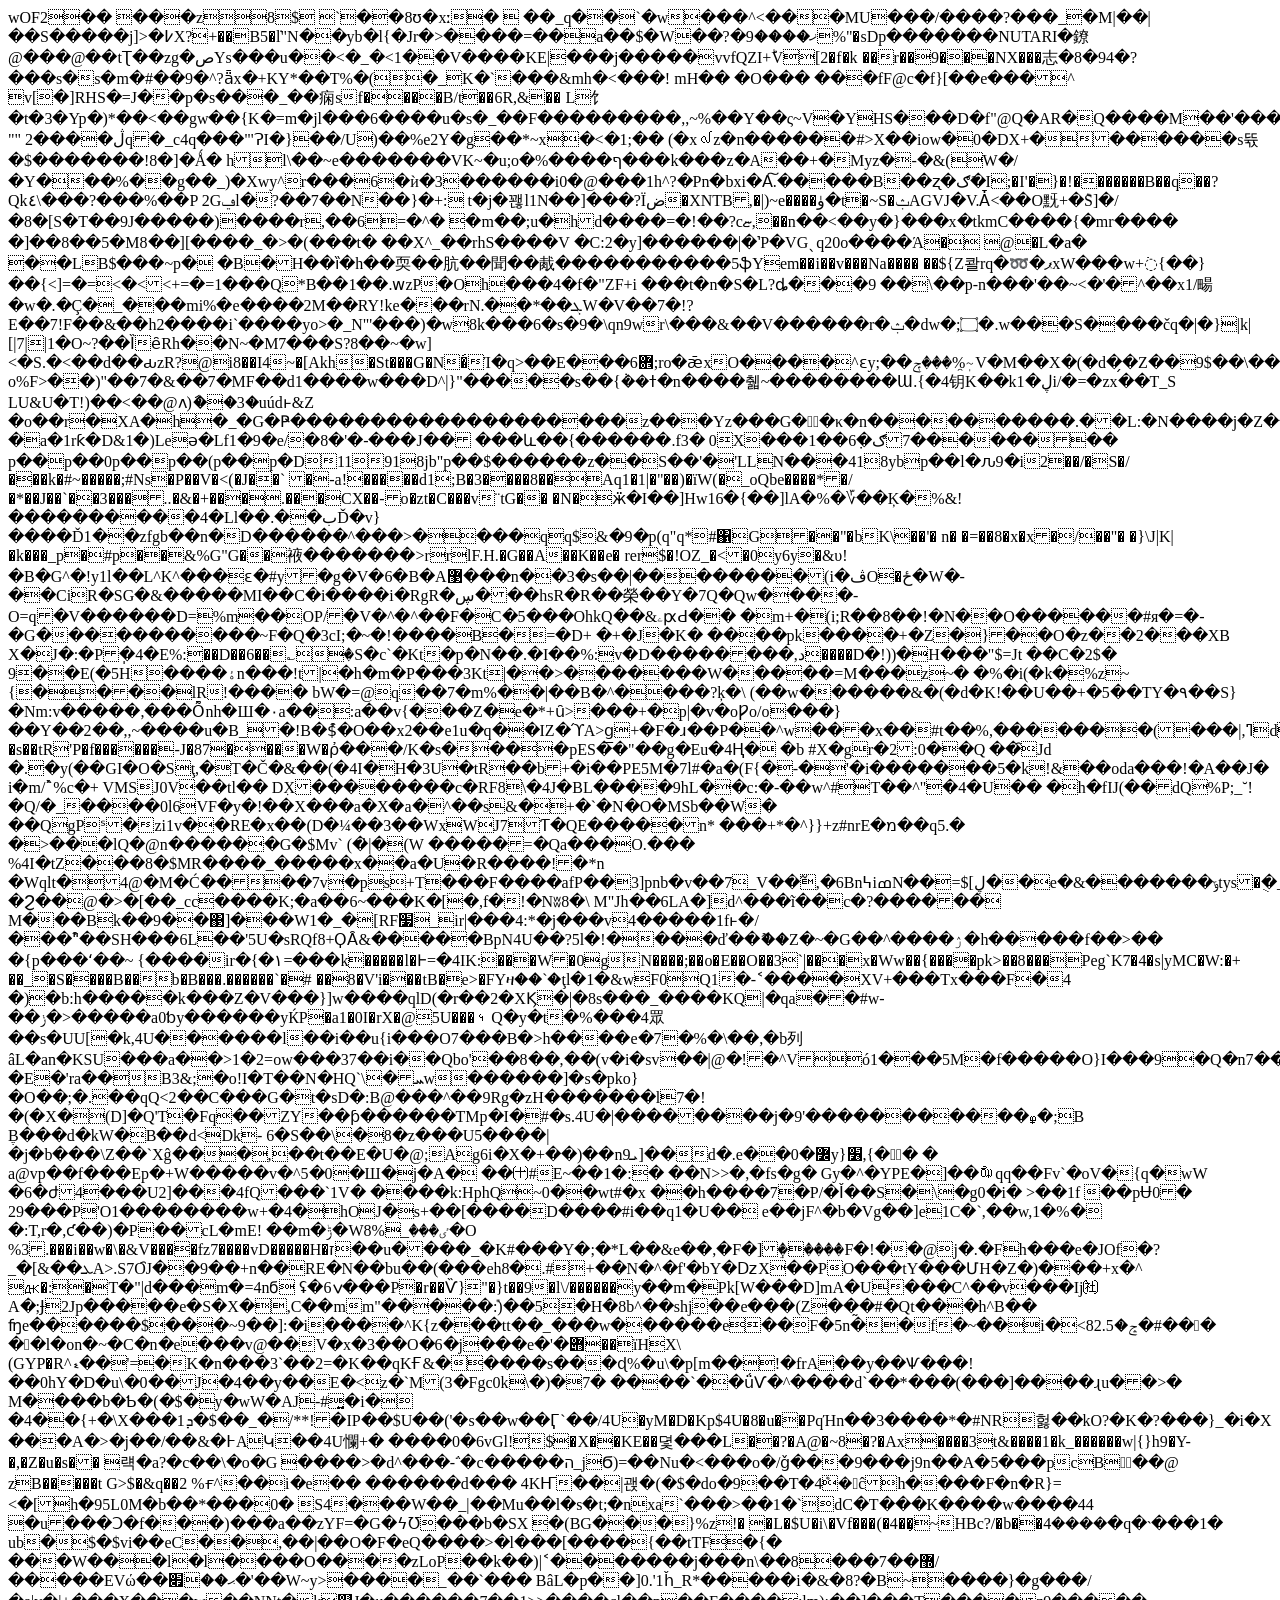
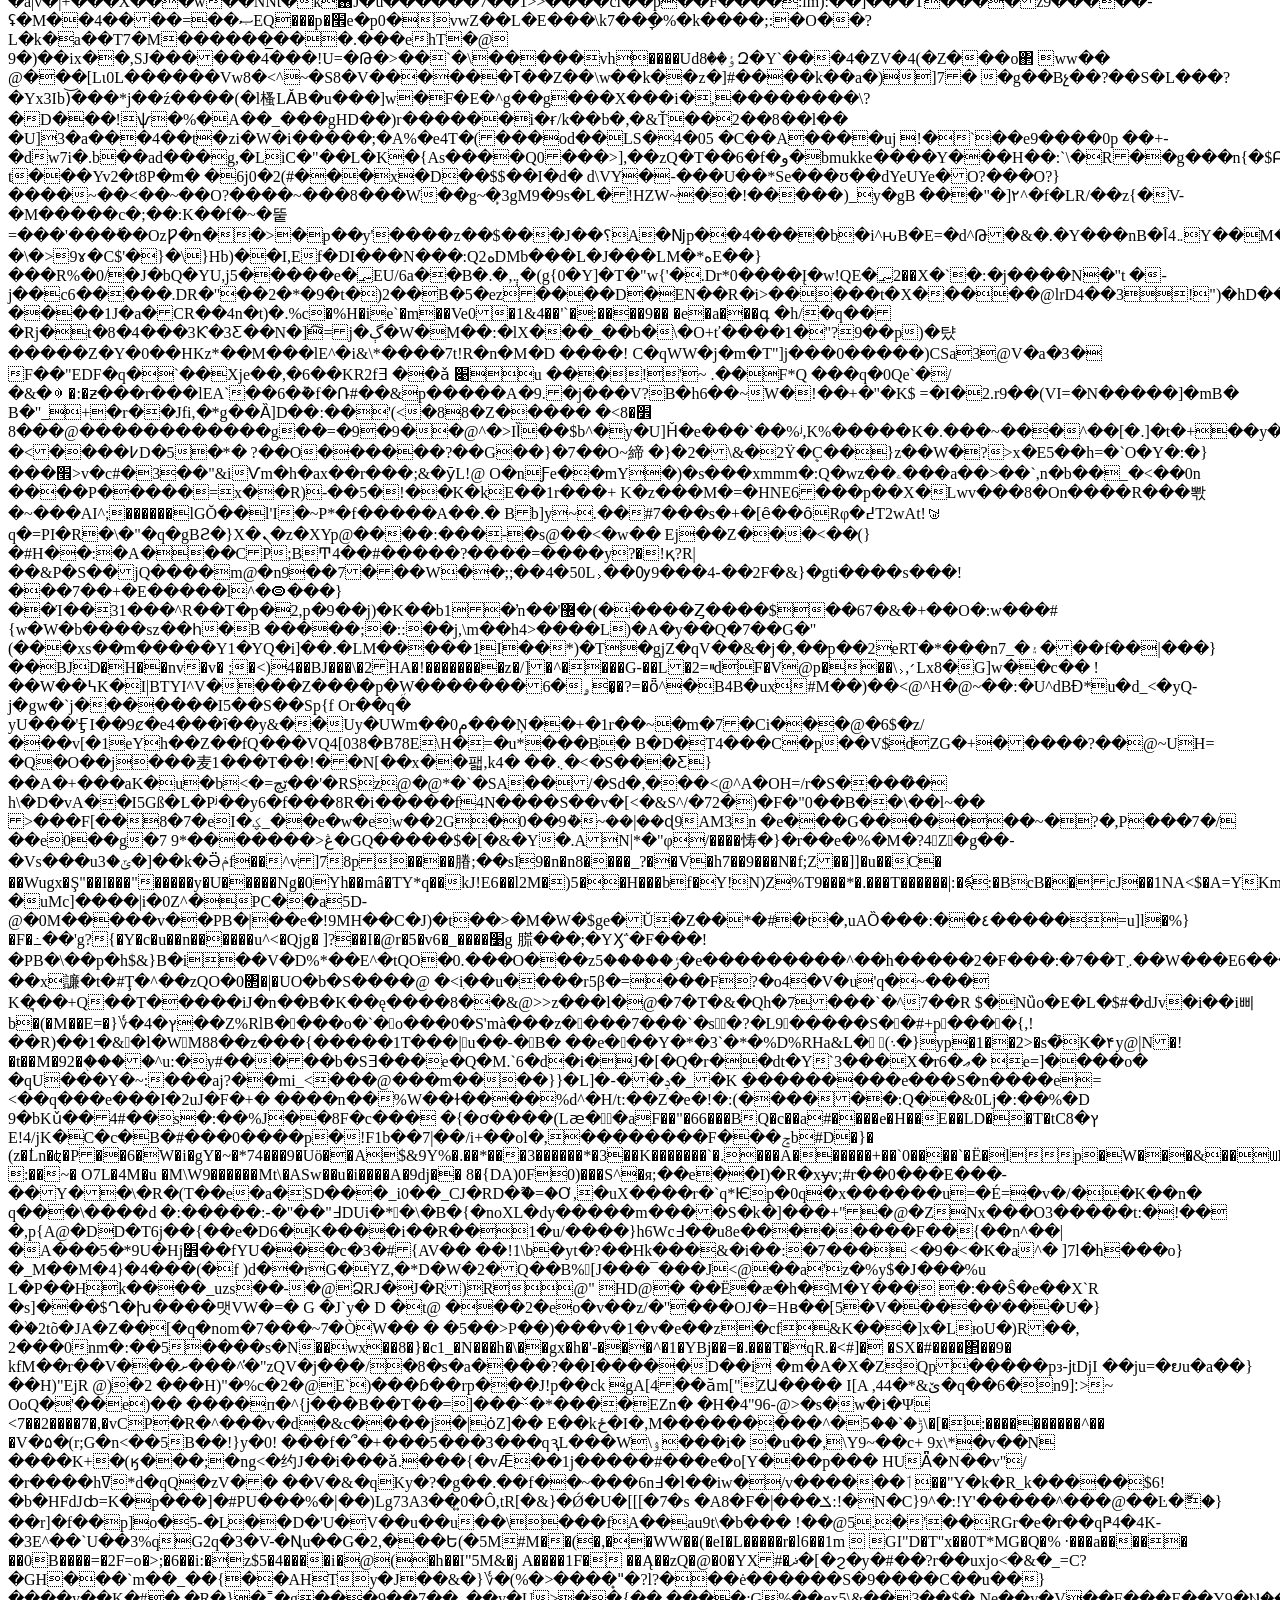
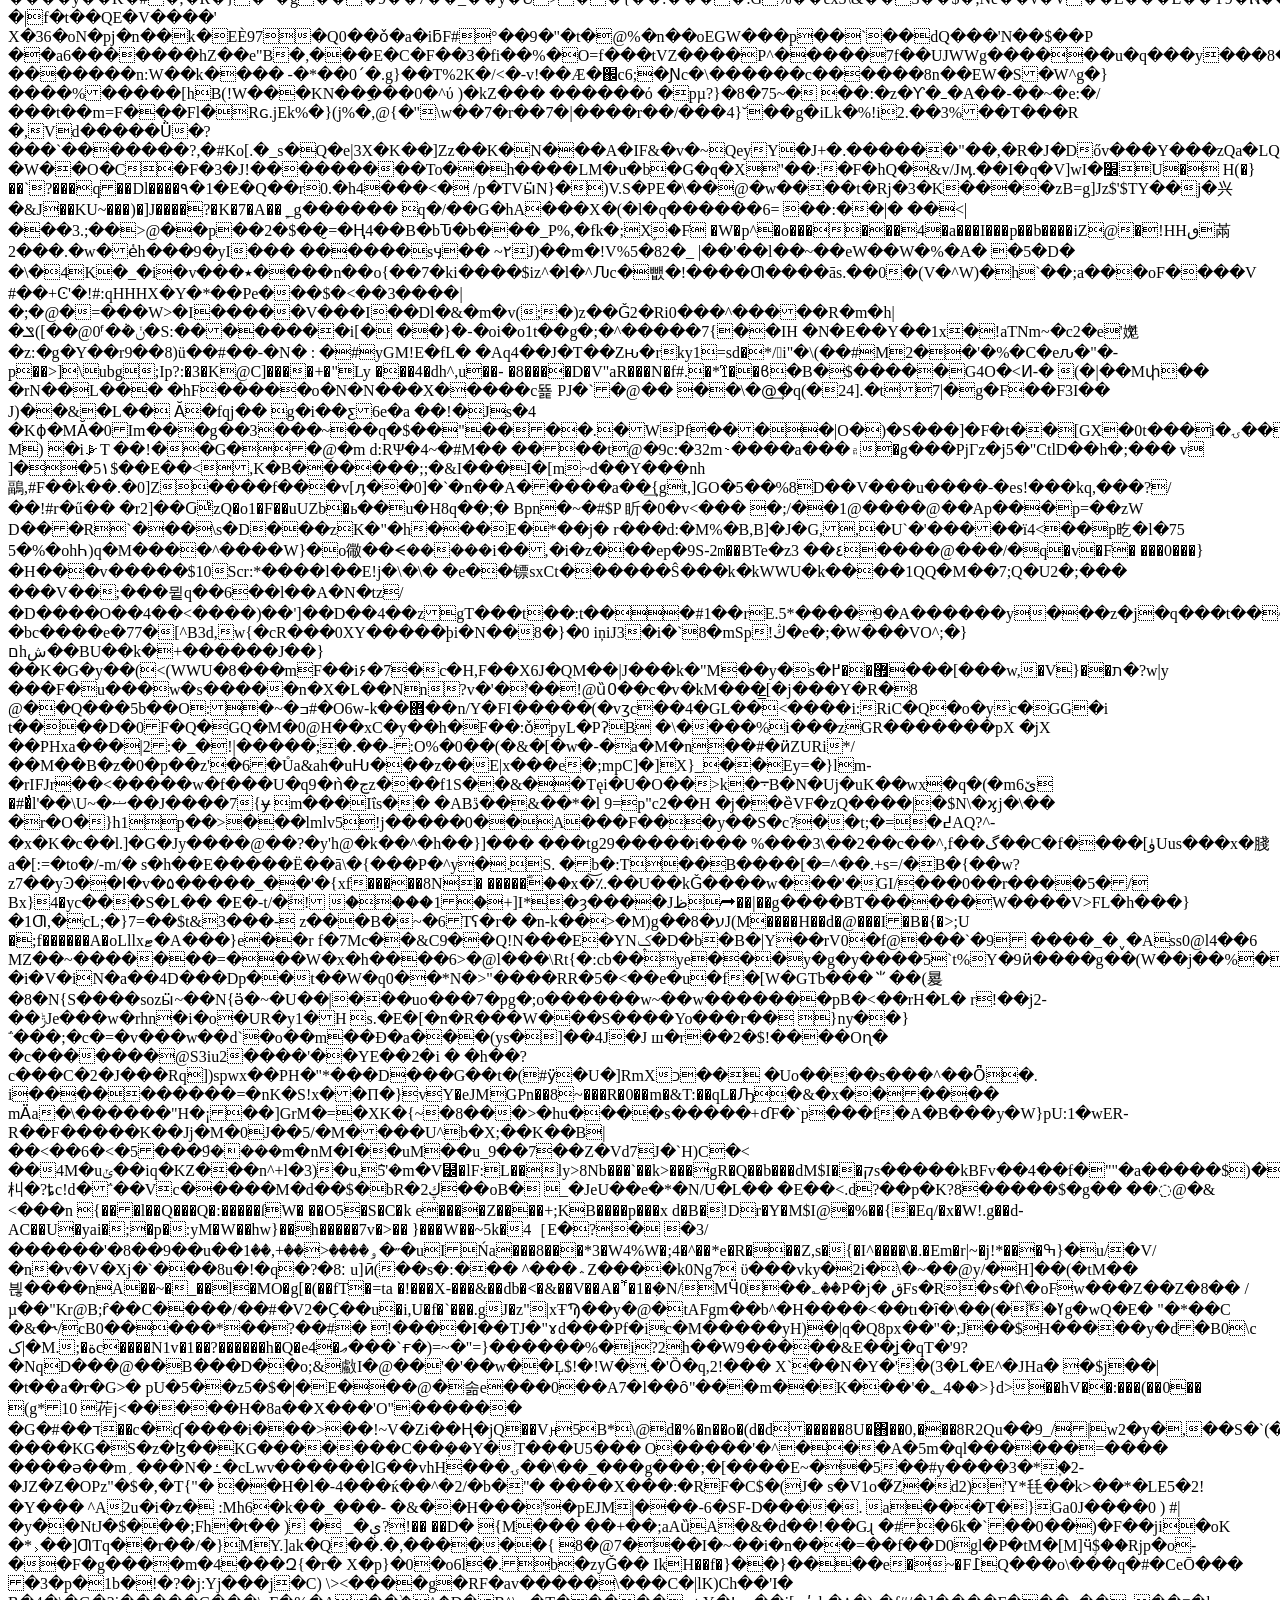
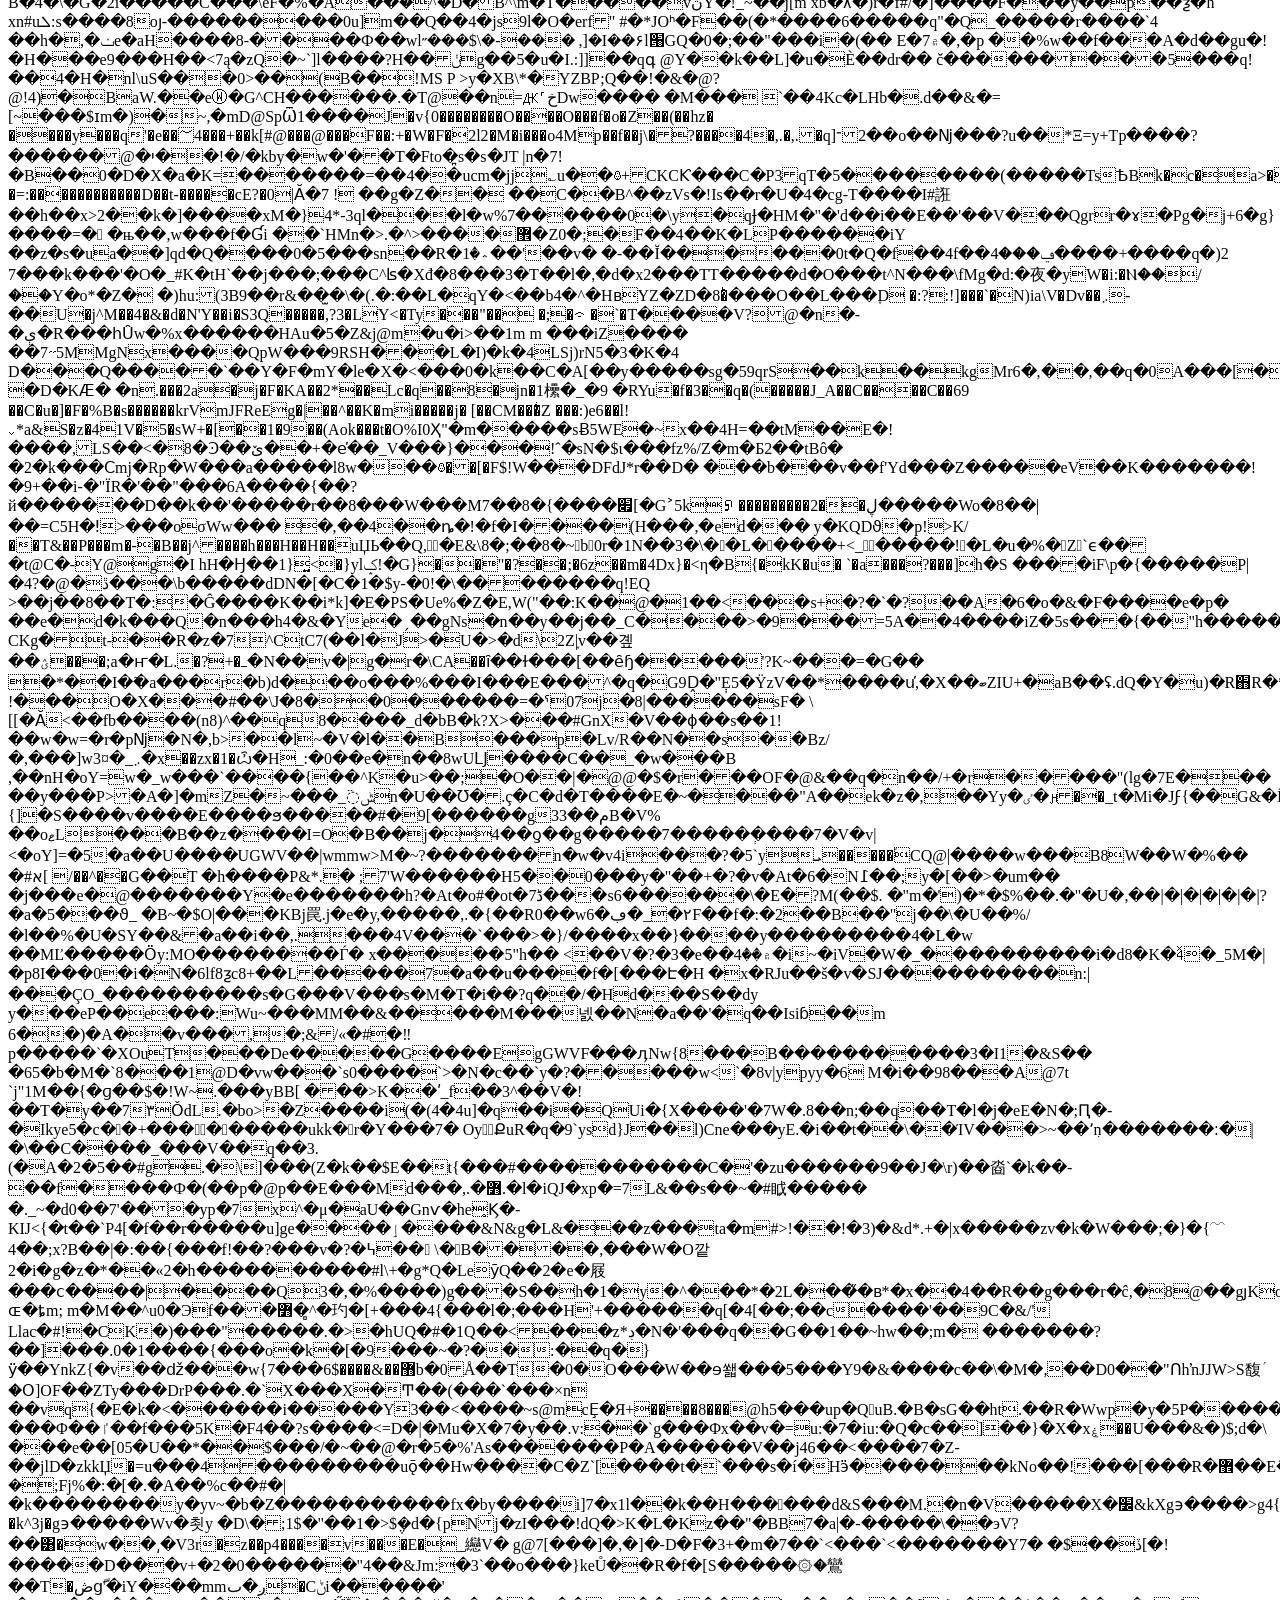
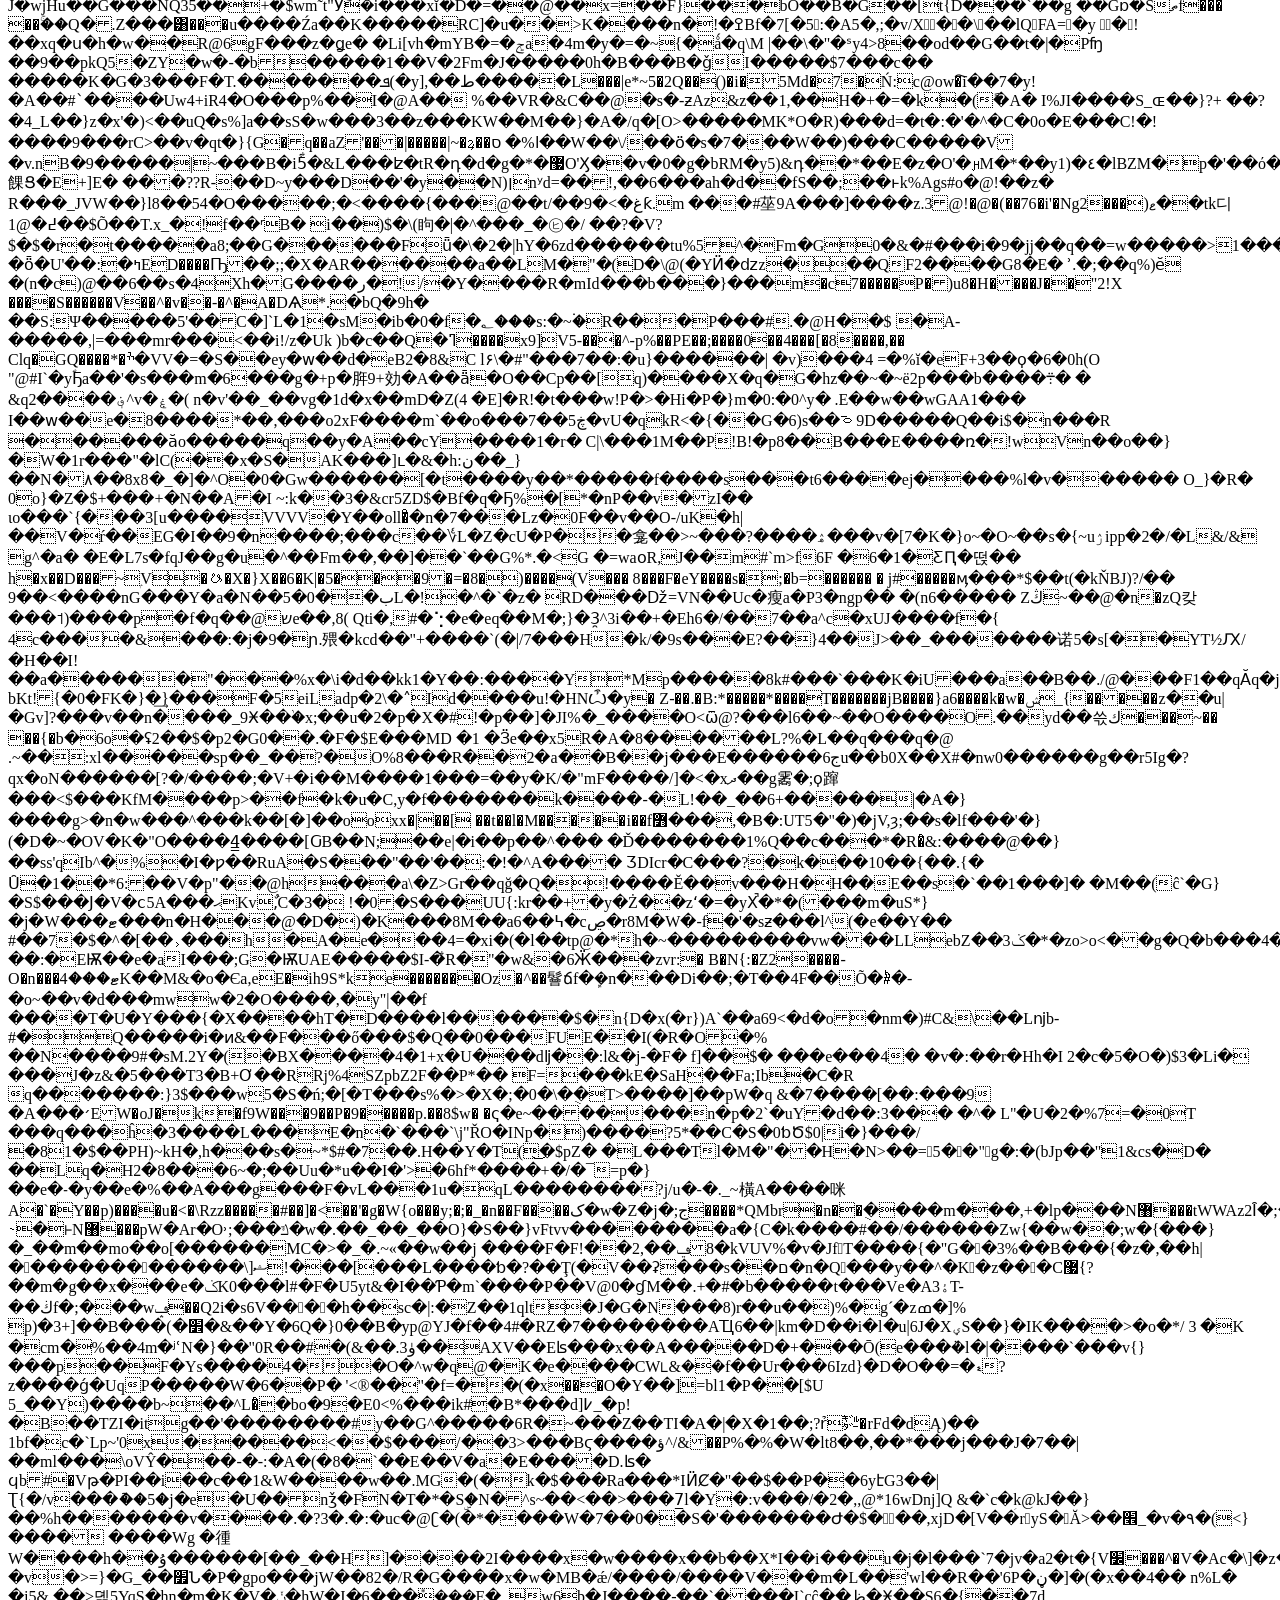
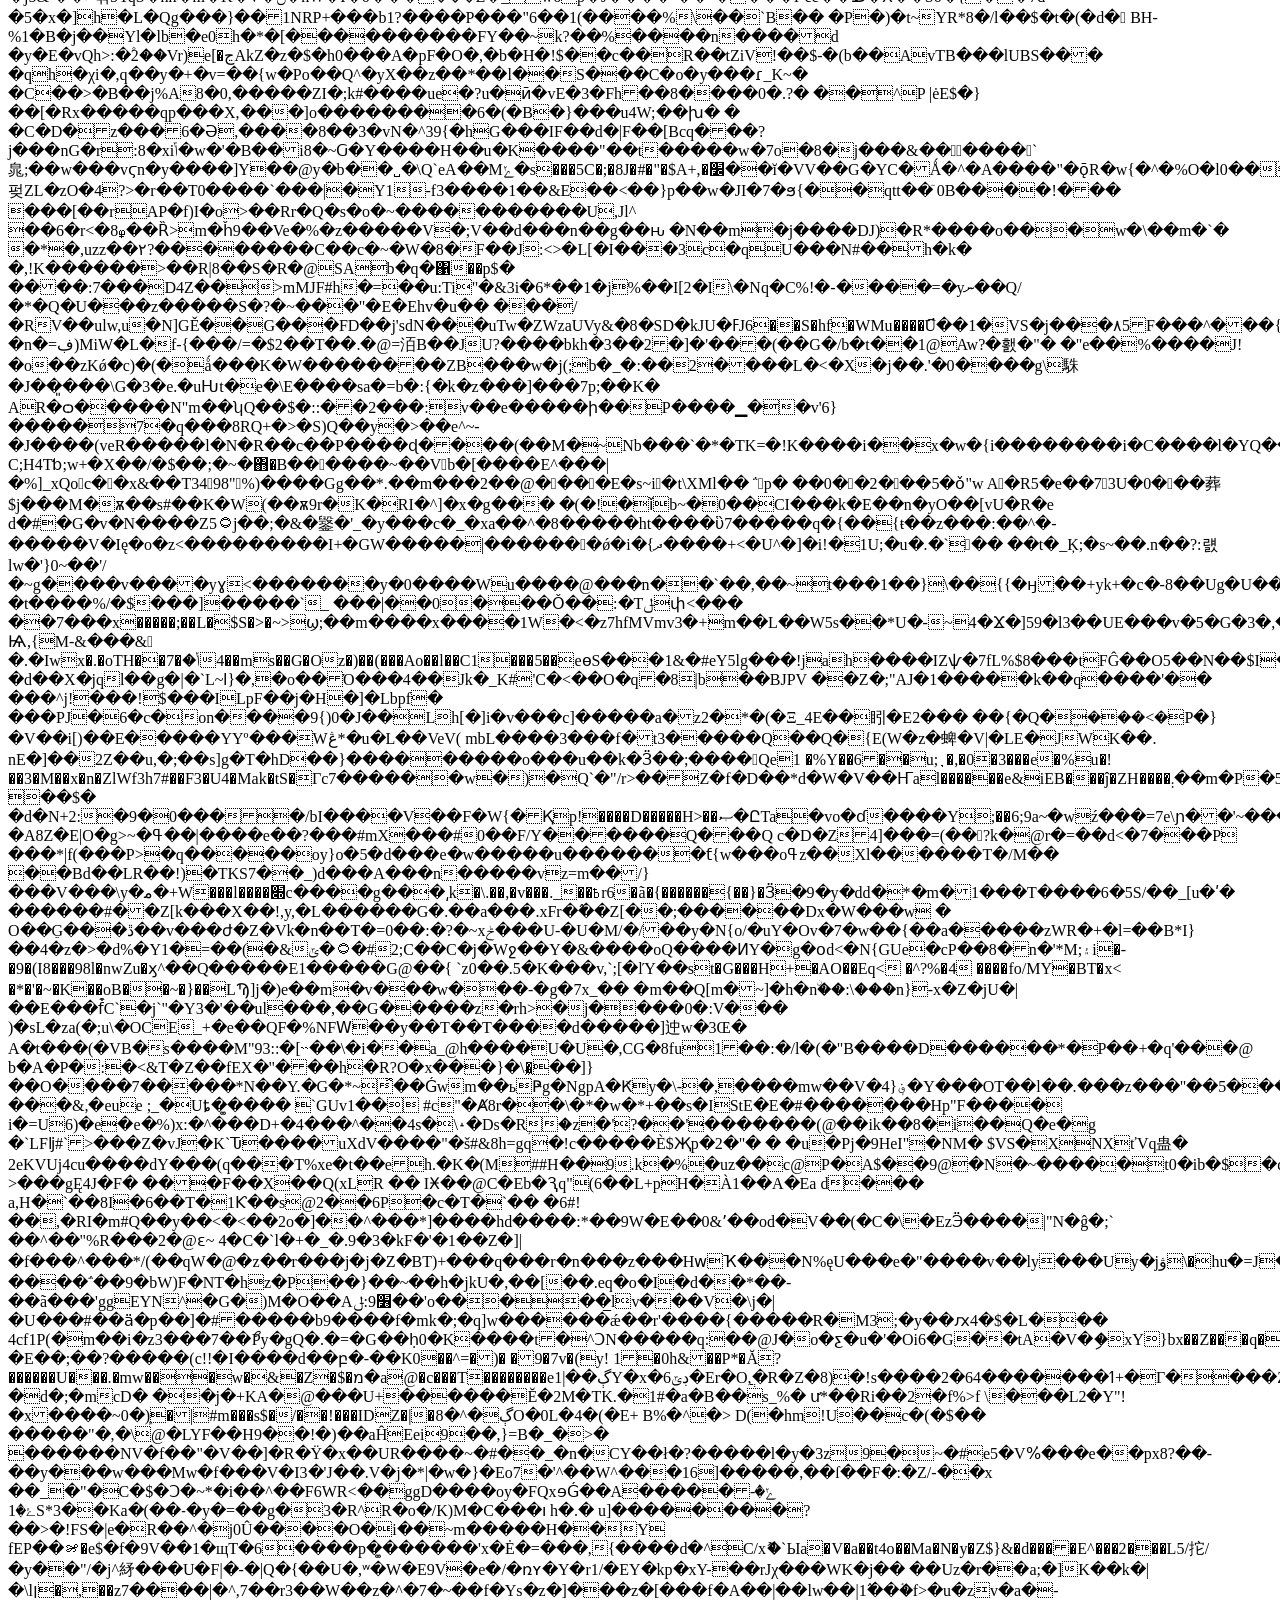
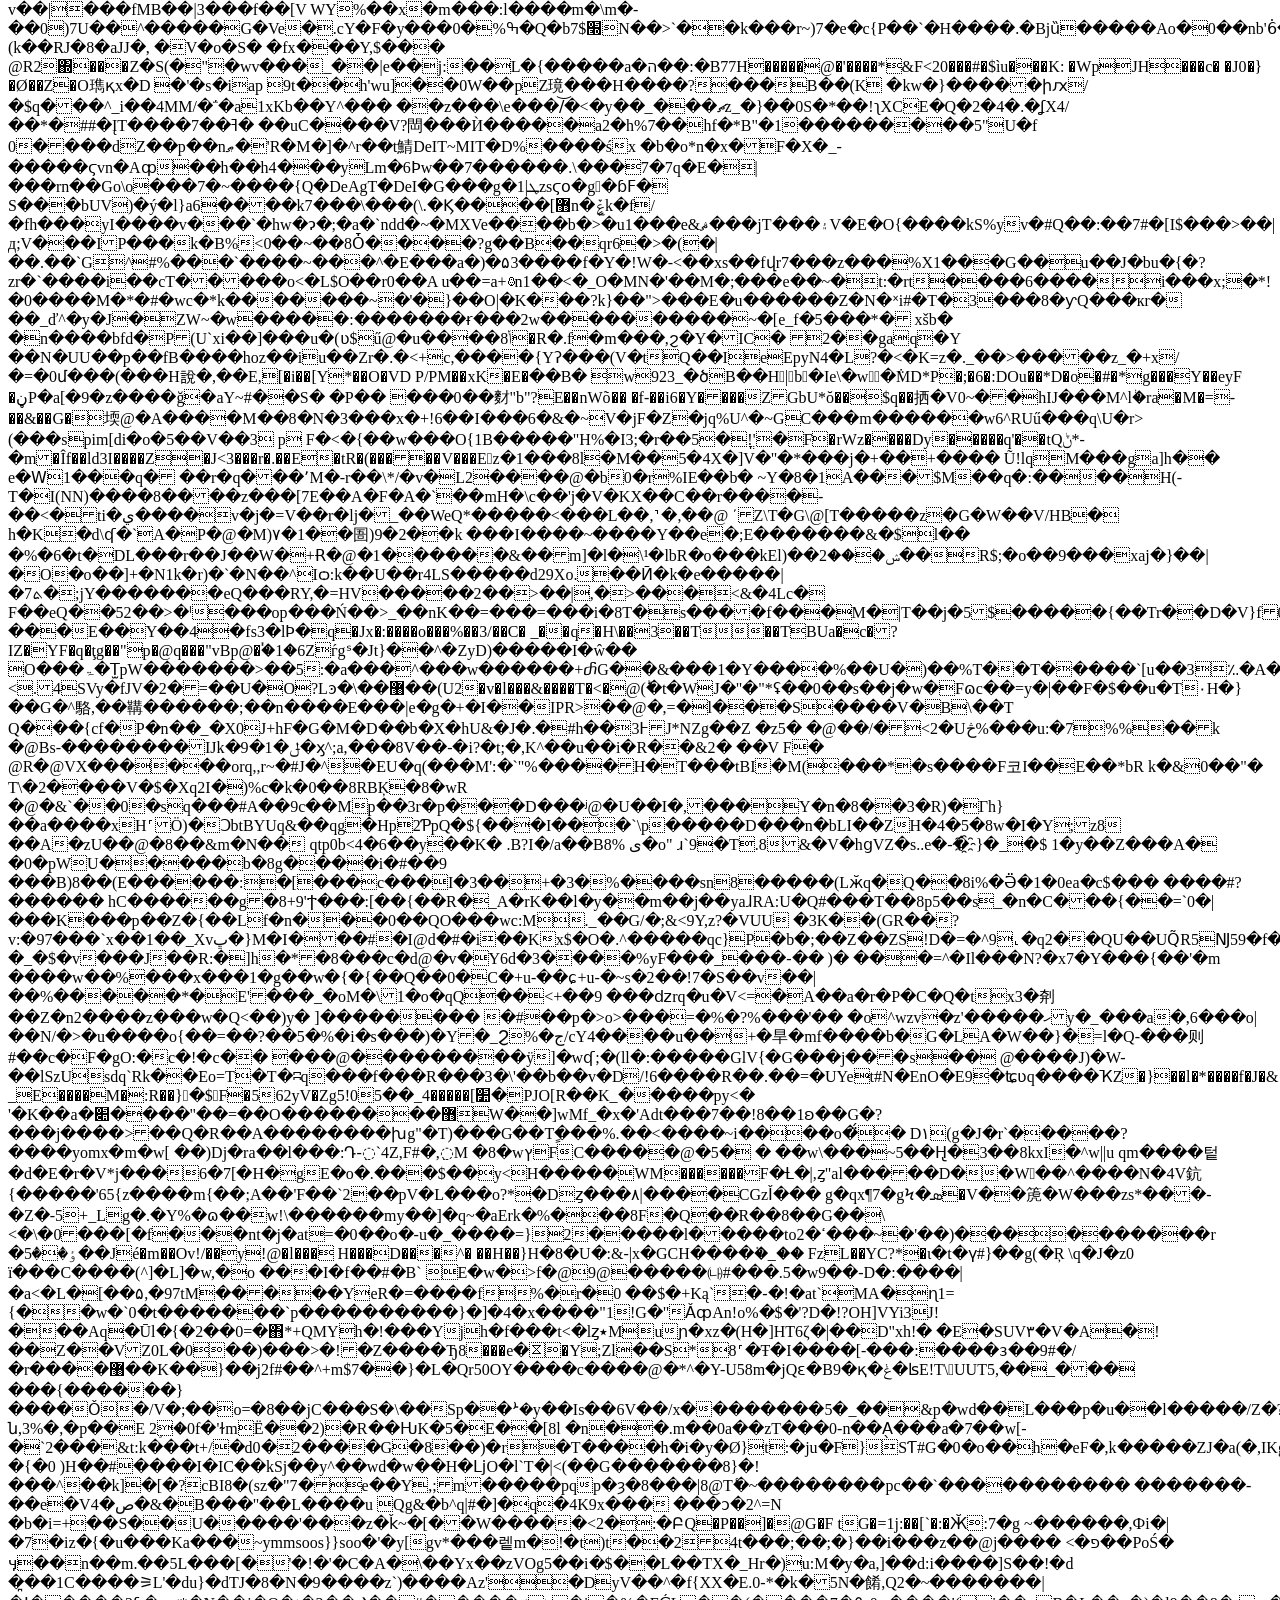
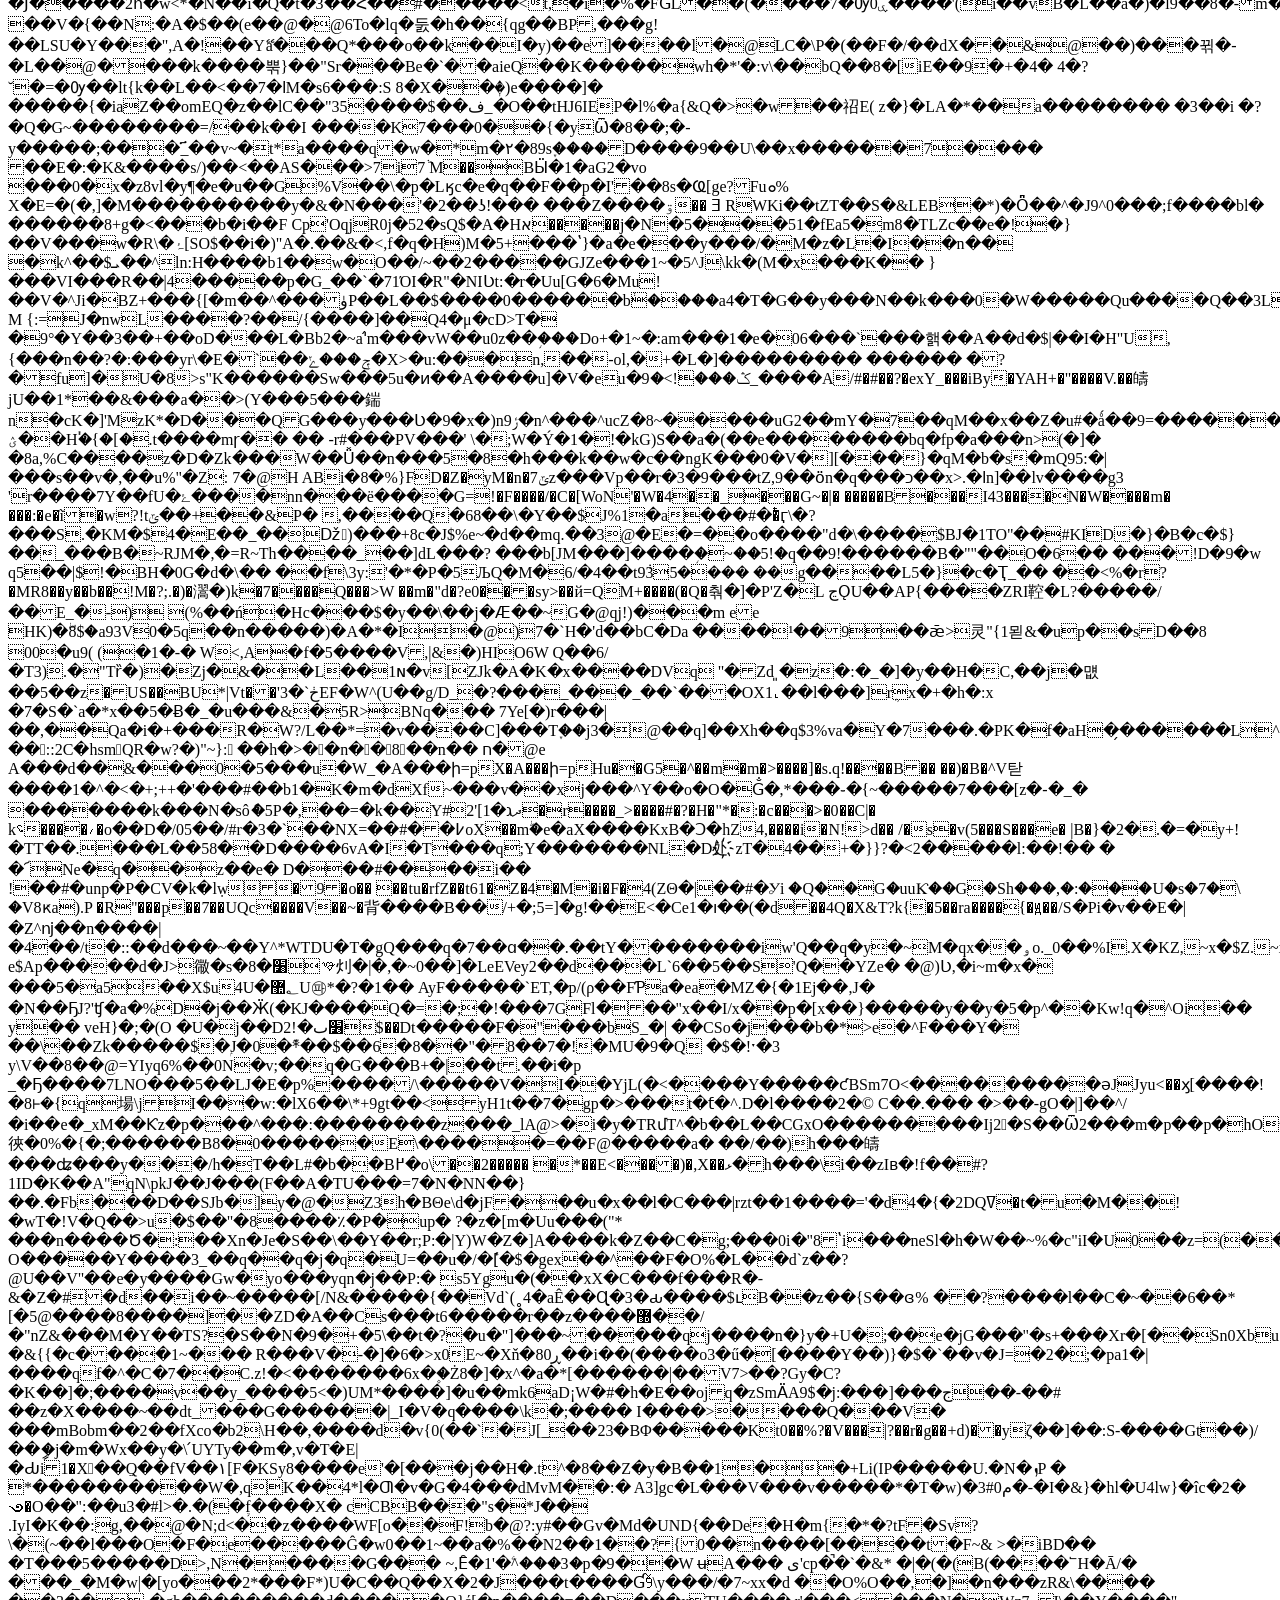
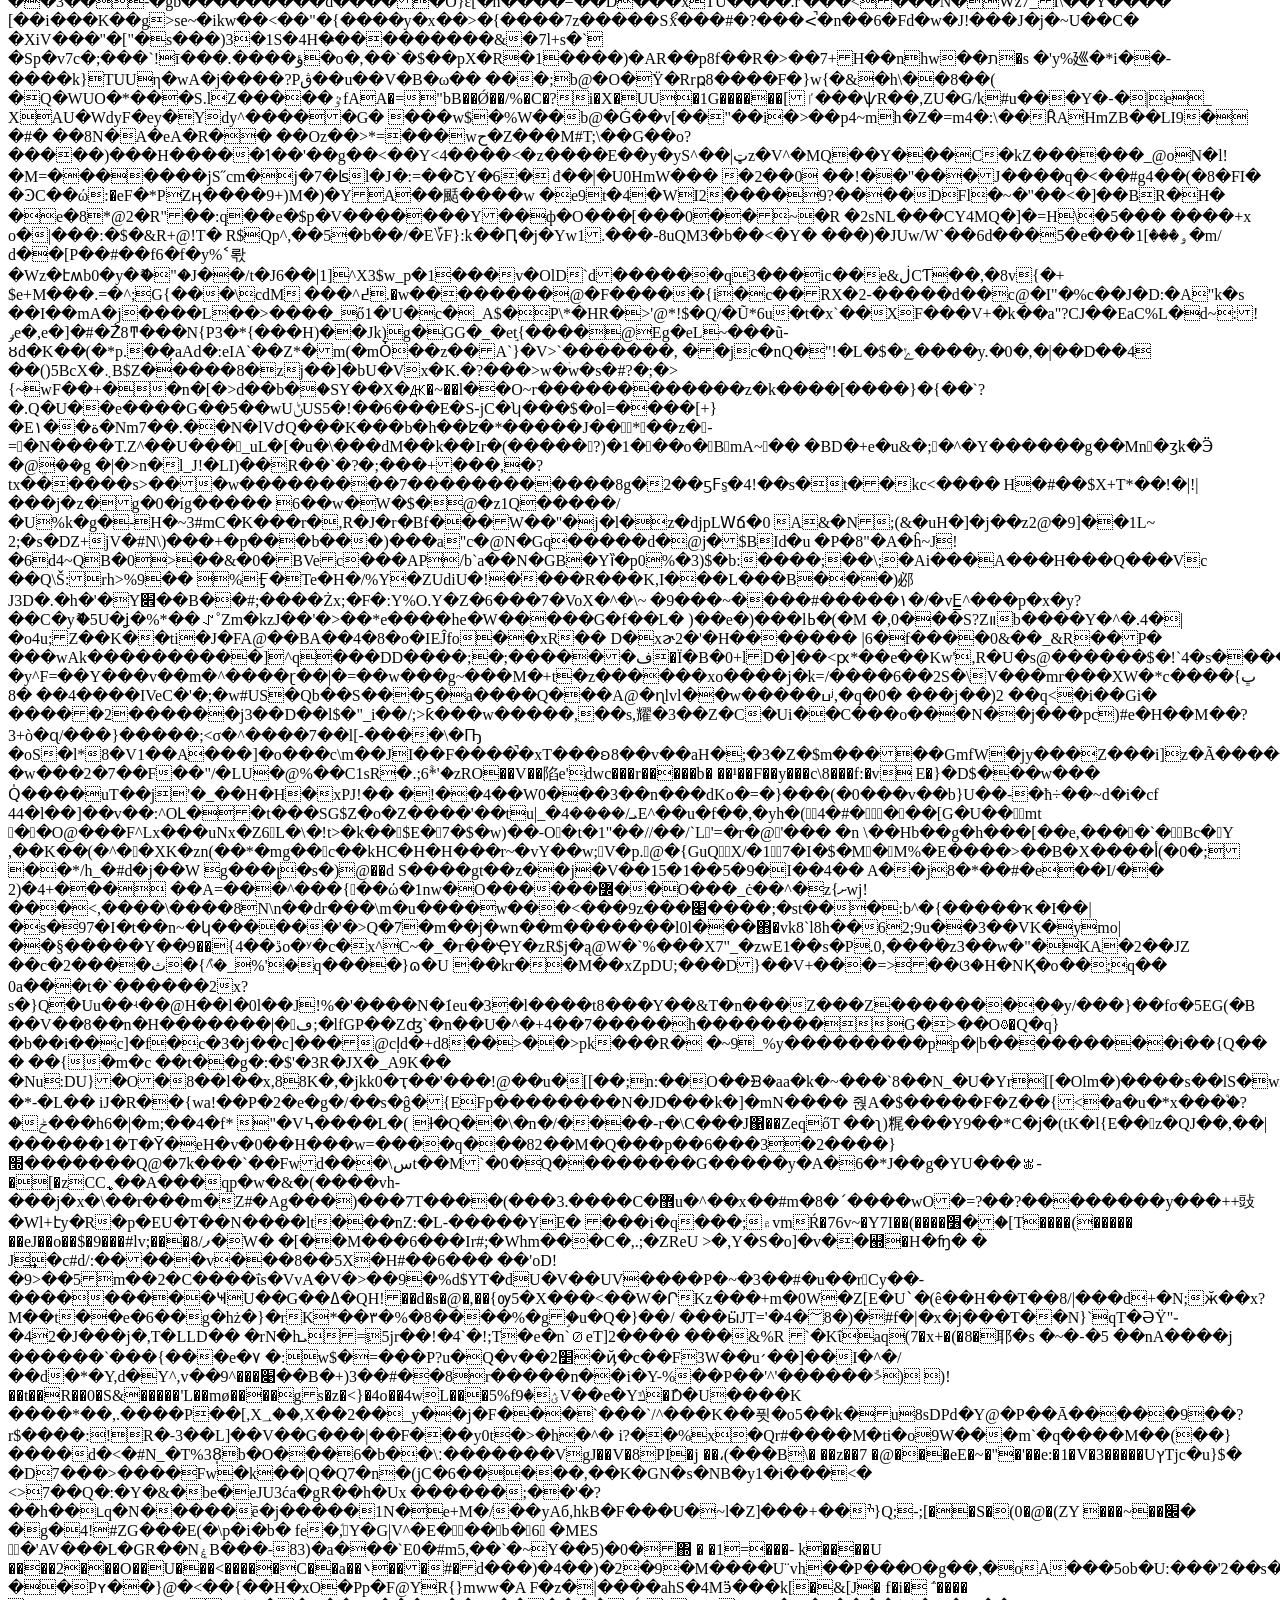
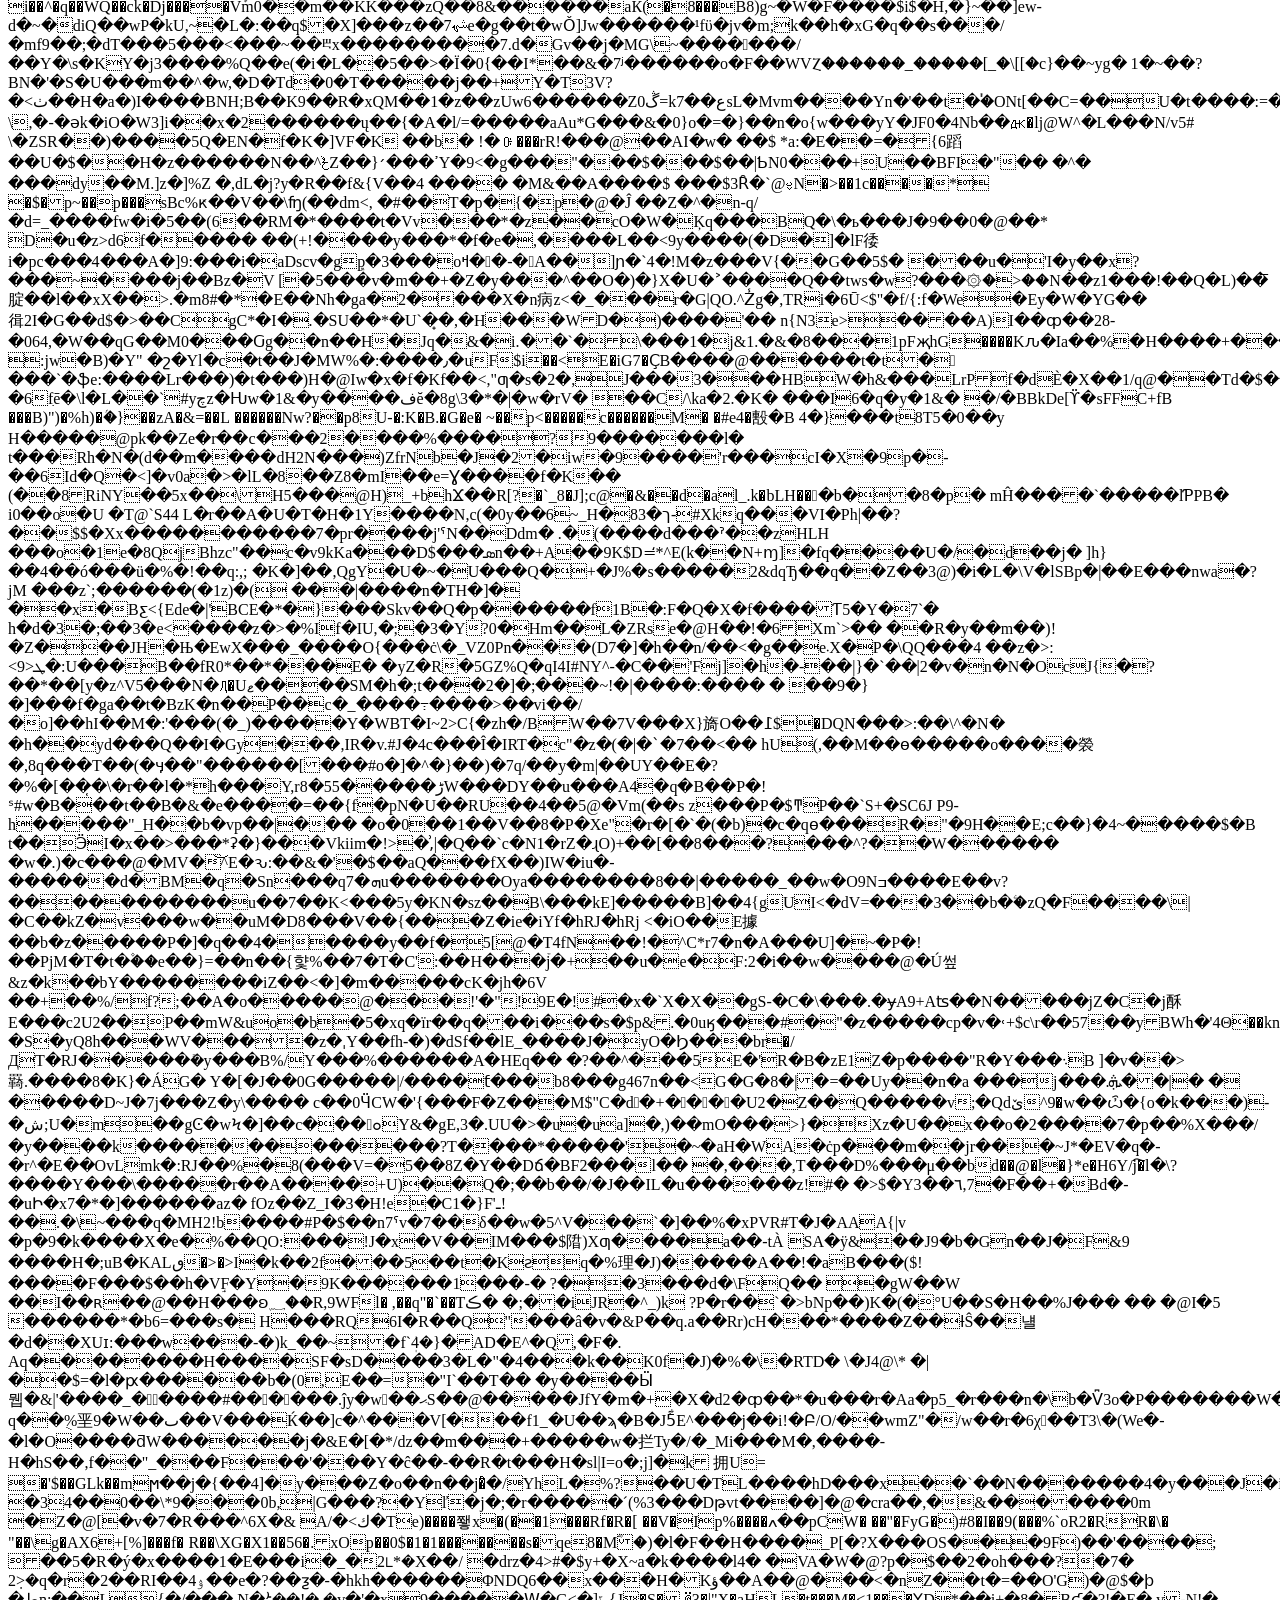
<file: fa-brands-400.html>
<html><head></head><body>wOF2��
���z8$ `��8ʊ�xː�  ��_q��`�w���^<���MU���/����?���_�M|��|��S�����j]>�߇X?+��B5�݁l"N��yb�l{�Jr�>����=��a��$�W��?�ޚ����9%"�sDp�������NUTARI�鐐@���@��tƮ��zg�صYs���u��<�_�<1��V����KE|���j�����vvfQZI+ؕV[2�f�k ��r��9���NX���志�8�94�?���s�s�m�#��9�^?ǟx�+KY*��T%�(�_K�`���&mh�<���!
mH��
�O���	���fF@c�f}[��e���^
v[�]RHS�=J��p�s���_��痫sf����B/t��6R,&��
L饣�t�3�Yp�)*��<��gw��{K�=m�jl���6����u�s�_��F���������,,~%��Y��ς~V�YHS���D�f"@Q�AR�Q����M��'���"���I�]Q���Ɍ!5Fn���v�����v�'�^��qn9�����B�w
"" ڷ����2q�_c4q���"'ɁI�}��/U)��%e2Y�g��*~x�<�1;�� (�xᩓz�n������#>X��iow�0�DX+�������s뜏�$�������!8�]�Ǻ�
hl\��~e�������VK~�u;o�%����ף���k���z�A��+�Myz�-�&(W�/�Y���%��g��_)�Xwy^r���6�ѝ�3������i0�@���1h^?�Pn�bxi�A͠.�����B��ʐ�ګ�َI;�I'�}�!�������B��q��?Qk٤\���?���<e�������c�_g�wug:�q�����m�":�sp�u�n8\g딍vu 2="">%��P 2Gݠl�?��7��N��}�+:
t�j�꽪l1N��]���?Їض�XNΤB,�|)~e����ۈ�t�~S�ݑAGVJ�V.Ǡ<��O黖+�݉S]�/�8�[S�T��9J�����)����r,��6=�^�
�m��;u�hd����=�!��?cޏ,��n��<��y�}���x�tkmC����{�mr���� �]��8��5�M8��][����_�>�(���t� ��X^_��rhS����V �C:2�y]������|�˺P�VGˎq20o�<c~v~=�|�r�f����[u��-�4s�юhoر7�d���<f��j����c��Ѱ ��v7�p.�q�^:�<d|�p�w2������1wx��<e�8�}�(]��3r���~-���bz��cy�е="" k���d۠g�ae="" cwdp?��0:�\="">���Ά� @�L�a�
��LB$���~p� �B�H��ȉ�h��耎��肮��聞��胾�����������5ֆYem��i��v���Na����
��${Z콸rq�➿�ޕxW���w+߭{��}��{<]=�=<�<<+=�=1���Q*B��1��.ԝzP�Oh���4�f�"ZF+i
���t�n�S�L?ȡ���9	��\��p-n���'��~<�'�^��x1/畼�w�.�Ç�_���mi%�e����2M��RY!ke���rN.��*��ܓW�V��7�!?E��7!F��&��h2����i`����yo>�_N"'���)�w8k���6�s�9�\qn9wr\���&��V������r�ݑ�dw�;۝�.w���S����čq�|�}|k|[|7||1�O~?��ȈȇRh��N~�M7���S?8��~�w]<�S.�<��d��ԃzR?@i8��I4~�[Akh�St���G�N�́Ί�q>��E���6܎;ro�ǣxO����^ɛy;��ݼ���%~̯ٖV�M��X�(�d�̗�Z��9$��\��rMn�=y o%F>��)"��7�&��7�MF��d1����w���D^|}"�����s��{݃��ߙ�n����췗~��������Ɯ.{�4钥K��kڸ�1i/�=�zx��T_S
LU&U�T!)��<��@ʌ)ާ��3�uúdͱ&Z
�o��r�XA�h�_�G�Ҏ��������������������z���Yz���G��κ�n����������.��L:�N����j�Z���Ej����9j���f��j����j��Ʃ1j��Fj��>��꡺�n��j�����}5�8},z@<d3�<���fv�*�������k������e����v�ߒ��s�=��m�-�͓���ɼdz�'�i'i�8~8~(�3�)^ϊg�~8��[��6�r]�ku�����ܐv�vg�����k@��n�<}�qv�]s��@������� ���cm�]$����ȩ�o��qgp��k�%�y�m�.�顗="">�`�!�a�1rƙ�D&1�)Leә�Lf1�9�e/�8�'�-���J�� ���և��{������.f3�
0X��ګ�݀6��1��7������� p��p��0p��p��(p��p�D11918jb"p��$������z��S��'�'LLN���418ybp��l�ԉ9�i2��/�S�/���k�#~�����;#Ns�P��V�<(�J��`	�-a!�����d1;B�3����8��Aq1�1|�"��)�ïW(�_oQbe����*�/�*��J��`��3���..�&�+���.���CX��-o�zt�C���v¨tG��
�N�ӝ�I��]Hw16�{��]lA�%�؆��Ķ�%&!����������4�Ll��.��بĎ�v}����Ď1��zfgb��n�D������^���>����qq$&�9�p(q"q*#΁G��"�bK\��'� n�	�=��8�x�x�/��"�
�}\J|K|�k���_p�#p��&%G"G��䘸�������>rrlF.H.�G��A��K��e�
rer<kn�[�yrrk�@nm�]���6�l�w�c���yy>$�!OZ_�<�0y6y�&υ!�B�G^�!y1l��L^K^���ɛ�#y�g�V�6�B�A޳���n��3�s��|��������(i�ڤO�ځ�W�-��CiR�SG�&�����MI��C�i����i�RgR�ڛ���hsR�R��榮��Y�7Q�Qw����-O=q�V������D=%m��OP/�V�^�^��F�C�5���OhkQ��&ۦԗԀ��
�m+�(i;R��8��!�N��O������#я�=�-�G�����������~F�Q�3cI;�~�!����B�=�D+ �+�J�K�
����pk����+�Z�}��O�z��2���XB	X�J�:�Pֽ�4�E%:��D��6��؎�S�c`�Kt�p�N��.�I��%:v�D��������,د����D�!))�H���"$=Jt	��C�2$� 9��E(�5H����ۀn���!t|�h�m�P���3Kt|��>�������W�����=M���z~� �%�i(�k�%z~{����lR!����	bW�=@q��7�m%��|��B�^����?ķ�\
(��w������&�(�d�K!��U��+�5��TY�٩��S}�Nm:v�����,���Ȭnh�Ш�۰a��:a��v{���Z�e�*+ȗ>���+�p|�v�oǷo/o���}��Y��2��,,~����u�B_�!B�$͒�O��x2��e1u�q��IZ�ϓA>g̲+�F�ɹ��P��^w���x��#t��%,�������(���|,ߣd��9J�$M� �s��tR'P�f������-J�87����W�ῤ���/K�s����pES��"��g�Eu�4Ң� �b	#X�gr�2:0��Q
��҄Jd �.�y(��GI�O�Sţ,�T�Č�&��(�4I�H�3U�tR��b+�i��PE5M�7l#�a�(F{�-�'�i�������5�k!&��oda���!�A��J�	i�m/`̂%c�+
VMSJ0V��tl��	DׅX��������c�RF8\�4J�BL����9hL��c:�-��w^#T��^"�4�U�� �h�fIJ(��dQ%P;_˘!�Q/�_����0l6VF�y�!��X���a�X�a�^��s&�+�`�N�O�MSb��W�
��QgPˢ�zi1v��RE�x��(D�¼��3��WxWJ7Ƭ�QE�����n*
���+*�^}}+z#nrE�מ��q5.�	�>���lQ�@n������G�$Mv`
(�̇|�(W
�����=�Qa���O.���	%4I�tZ���8�$MR����_�����x��a�U�R����!�*n �Wqlt�4@�M�Ć����7v�ps+T���F����afP��3]pnb�v��7_V��߬,�6Bn߆iߘN��=$[ڸ��e�&�������ݹtys�ֻ�_��/�Ϩ��@�>�[��_cc����K;�a��6~���K�[�,f�!�Nʬ8�\
M"Jh��6LA�]d^���ĩ��c�?������ M���Bk��9��΃]���W1�_�[RF׷_ir|���4:*�j���v4�����1fͱ�/���"͒��SH���6L��'5U�sRQf8+ϘȂ&�����BpN4U��?5l�!����ď��ޮ��Z�~�G��^����ۯ�h�����f��>��
�{p���ʻ��~
{����ir�{�١=���k�����l�Ͱ=�4IK:���W�0gN����;��o�E��O��3`|���x�Ww��{����pk>��8���Peg`K7�4�s|yMC�W:�+
��_�S����B��b�B���.������`�# ��8�V'i���tB�e>�FYዛ��`�ţl�1�&wF0Q1�-˂����XV+���Tx���F�4 �)�b:h�����k���Z�V���}]w����qlD(�r��2�XϏ�|�8s���_����KQ|�qa��#w-��ݫ�>�����a0ƅy������yЌP�a1�0I�rX�@5U���᪪Q�y�t�%���4眾��s�UU[�k,4U������l��i��u{i���O7���B�>h����e�7�%�\��,�b列âL�an�KSU���a��>1�2=ow���37��i��Qbo'��8��,��(v�i�sv��|@�!�^Vó1���5M�f�����O}I���9�Q�n7��7�FCo�v�����'s�,ѽ�%�>�d �E�'ra��B3&;�o!I�T��N�HQ`\�ܚw������]�s�pko}�O��;�.��qQ<2��C���G�t�sD�:B@���^��9Rg�zH�������l7�!�(�X�(D]�Q'T�Fq��ZY��ƥ������TMp�I�#�s.4U�|��������j�9'�����������߾�;B
ֶB���d�kW�B��d<Dk- 6�S��\�8�z���U5����|�j�b���\Z��`Xĝ���,��t��E�U�@;Ag6i�X�+��)��n9ܝ]��d�.e��0�߼y}׶,{��͛�
�	a@vp��f���Ep�+W�����v�^5�0�Ш�j�A�	��㈩#E~��1�:�
��N>>�,�fs�g�

Gy�^�YPE�]��ಝqq��Fv`�oV�{q�wW �6�ժ4���U2]���4fQ���`1V�
����k:HphQ~0��wt#�x	��h����7�P/�Ǐ��S�\�g0�i� >��1f
��pɄ0�	29���P'O1��������w+�4�hOЈ�s+��[����D����#i��q1�U��
e��jF^�b�Vg��]e1C�`,��w,1�%� �:Τ,r�,ƈ��)�P��cL�mE! ��m�ݱ�Wٸ���_%8�O	%3.���i��w�\�&V����fz7����vD�����H�ז��u����_�K#���Y�;�*L��&e��,�F�]ٟ�����F�!��@j�.�Fh���e�JOf�?_�[&��ܥA>.S7O҄J��9��+n��RE�N��bu��(���eh8�.#+��N�^�f'�bY�ǲX��PO���tY���ՄH�Z�)���+x�^
 ԫ�:�T�"|d���m�=4nϭ
ʢ�ݍ6���P�r��Ѷ}"�}t��9�l\/������у��m�Pk[W���D]mA�U���C^��v���Ij㈳A�;Ɉ2Jp�����e�S�X�,C��mm"�����݊:)��5�H�8b^��shj��e���(Z��̰�#�Qt���h^B��
ʩe������$���~9��]:�i����^K{z���tt��_���w������e��F�5n��f�~��i�<8ݘ�2.5�#��󯄉�
��l�on�~�C�n�e���v@��V�x�3��O�6�j���e�'�݋��їHX\(GYP�R^ޑ��'=�K�n���3`��2=�K��qKҒ&�����s���ɖ%�u\�p[m��!�frA��y��Ѱ���!��0hY�D�u\�0��J�4��y��E�<z�`M(3�Fgc0k\�)�7� ����`��ǘѴ�^����d`��*���(���]����ɻu��>�
M����b�Ƅ�(�$�y�wW�AJ-#͍�i� �4��{+�\X���1ܕ�$��_�/**!�IP��$U��('�s��w��Ӷ`��/4U�yM�D�Kp$4U�8�u��PqΉn��3����*�#NR헗��kO?�K�?���}_�i�X ���A�>�j��/��&�߅AԿ��4U㦨+� ����0�6vGl!$�X��KE��뎣���L��?�A@�~8�?�Ax����3t&����1�k_������w|{}h9�Y-�,�Z�u�s��
럑�a?�c��\�o�G
����>�d^���-΅�c�����ה_jϬ)=��Nu�<���o�/ǧ���9���j9n��A�5���pcB񋟇��@
zB�����t G>$�&q��2	%ғ^��i�e��	������d��� 4KҤ��|괝�(�$�do�9��T�4ܶ�ĉh����F�n�R}=<�[h�95L0M�b��*���0�
S4���W��_|��Mu��l�s�t;�nxa`���>��1�`dC�T���K����w����44 �u���Ɔ�f���)���a��zYF=�G�ϟƱ���b�SX �(BG���}%z!� �L�$U�i\�Vf���(�4��̹~HBc?/�b��܏����4�q�˴���1� ub�$�$vi��eC��,��|��O�F�eQ����>�l���[����{��tTF�{�
���W���l�l����O����zLoP��k��)|˂�������j���n\��8���7��޽/�����EVώ��ޙ��׏�'��W~y>����_��`���	BâL�p��]0.'1ȟ_R*�����i�&�8?�B~����}�g���/�a|v�|+���X���w��NNt�k஖J�u������7��1>>����cl��p��F����:lm):��]���T����z9�����-ʢ�M��4����=��ޞEQ���p�׮e�p0�vwZ��L�E���\k7��ׇ�%�k����;:�O��?L�k�a��T7�M������̲���.���ehT�@ 9�)��iх��,SJ������4���!U=�Թ�>��`�\�����<d@;���_��������_��� !�k�48��k�@���cl^����}1bh���d�gh�@,�����9j<��0���y�i="" ;��,!�����="" x�="��f��4��5,���²,��&��z������\_�����" t������]���+��7="" t��p�&1q���~܏�q�����<l~="" �r���="" b�q���dz�i6&-�ˡ��w��="" j�2�"�dͣ$&q?��4�&��trn�"="" �q="">vh����Udٶ��8Զ�Y`���4�ZV�4(�Z���o΂ ww��
@���[Lι0L������Vw8�<^~�S8�V������ߠ��Z��\w��k��z�]#����k��a�)]7�	�g��Bչ��?��S�L���?�Yx3Ib)͝���*j��ź����(�l㮻LǍB�u���]w�F�E�^g��g���X���i�,��������\?�D���!ѱ�%�A��_���gHD��)r������i�ɍ/k��b�,�&Ť��2��8��l��	�U]3�a���4��t�zi�W�i�����;�A%�e4T�(���od��LS�4�05
�C��A����uj !�`��e9����0p ��+-�dw7i�.b��ad���g,�LiC�"��L�K�{As����Q0���>],��zQ�T��6�f�و�bmukke����Y���H��:`\�R��g���n{�$Բp
t���Yv2�t8P�m�
�6j0�2(#���x�D��$$��I�d� d\VY�-���U��*Se���ʊ��dYeUYe�O?���O?}����~��<��~��O?����~���8���W��g~�̙3gΜ9�9s�L�!HZW~��!�����)_y�gB
���"�]٢^�f�LR/��z{�V-�M�����c�;��:K��f�~�뚵=���'����ٔ�ΟzǷ�n��>�p��y'����z��$���J��؟A�ǋp��4��<b^l^mh�bbv�z���b�y��Β ;="" _�,�����qy�)2ᤝ)g*�t��*g����v="" ?1br_��y�)y֏o3ߍcϓbhϋ���.��m'i�f����b�r?�b�0��鸎7\h���="" m3t72�{|��(����g8ea:����5�6n����2,;��Ȳ��w��ړ="" �="�ٝ�&s���k��,3" -;="" nh:��="" �nj��滽����?n�}��nض�u���!���+߀+p��="" Є%��\�����="" yu="" 6a="">��b�i^ԋB�E=�d^Թ�&�.�Y���nB�Ȋ܅4Y��M�,r�&��E+!�\�>9ɤ�C$'�}�\}Hb)��I,Ef�DI���N���:Q2هDMb���L�J���LM�*هE��}���R%�0/�J�bQ�YU,j5�����e�؄EU/6a��B�.�,݄܅�(g{0�Y]�T�"w{'�.Dr*0����Į�w!QE�؄2��X�`�:�j����N�"t
�-j��c6�����.DR�"��2�*�9�t�)2��B�5�ez����D�EN��R�i>�����t�X�����@lrD4��3!")�hD���Bz���D��q���X��L//����1J�a�CR��4n�t)�.%c�%H�ie`�m��Ve0�1&4��'`�:����9��	�e�a���գ
�h/�q�� �Rj�t�8�4���3Ƙ�3Ƹ��N�]҇=j�ڳ�W�M��:�lX���_��b�\�O+ť����1�"<o����� �@�.(d�\�="" m��0�:g��g�="P���i�/��#��{&h�5G��:c7�04�m;-[hH7���5��/Y��<������~��5�I�i�ߢ�a��" �el�!�8w���_f���f="" .��!�뭭e�bz��z��i�64w���u|�`e�4{��bq="" ;���y[��n2��m��fv�Ȓ����au��dq="" ����="" ~���?�~���="">?9��p)�턌�����Z�Y�0��HKz*��M���lE^�i&\*����7t!R�n�M�D
����!	C�qWW�j�m�T"]j���0�����)CЅa3@V�a�3�
F��"EDF�q�`��Xje��,�6��KR2fƎ
��ǎ
׉u
���!'~
.��F*Q	���q�0Qe`�/�&�ᢀ�:�ƶ���r���lEA`��6�݉�f�Ռ#��&p�����A�9.�j���V?B�h6��~W�!��+�"�K$ =�I�2.r9��(VI=�N�����]�mB�
B�"_+�r��Jfi,�*g��Ȁ]D��:��'(<�88�Z�����	�׾�8>	�8��@������������g��=�9�9��@^�>IȈ��$b^�y�U]Ȟ�e���`��%ʲ,K%�����K�.���~���^��[�.]�t�+��y�Ɲ-�<����߇D�5�*�
?��O������?��G��}�7��O~締 �}�2�\&�2Ϋ�ܷC��}z��W�?>x�E5��h=�`O�Y�:�}���׮>v�c#�3��"&iѴm�h�ax��r���;&�ȳL!@
O�nƑe��mY�)�s���xmmm�:Q�wz��ۦ���a��>��`,n�b��_�<��0n
����P�����=x��R)-��5�!��K�kE��1r���+
K�z���M�=�HNE6���p��X�Lwv���8�On����R���뽟�~���AІ^;������lGŎ��l'I�~P*�f�����A��.�
Bb]y~.��#7���s�+�[ȇ��ȏRφ�߄T2wAt!ꃓq�=PI�R�\�"�q�gBƧ�}X�ܢ�z�XYp@����:���-�s@��<�w�� Ej��Z���<��(}
�#H��:�A���CP;BͲ4��#�����?���ֹ�=����y?�!қ?R|��&P�S��jQ����m@�n9��7���W��;;��4�50L˲��Ѹ9���4-��2F�&}�gti����s���!���7��+�E�����l^�⭖���}��Ί��31���^R��T�p�2,p�9��j)�K��b1�ŉ��'޼�(�����Ȥ����$��67�&�+��O�:w���#{w�W�b����sz��հ�B
�����;�::��j,\m��h4>����L)�A�y��Q�7��G�"(���xs��m�����Y1�YQ�i]��.�LM�����1I��*)�T�gjZ�qV��&�j�,��p��2eRT�*���n7_�۽���f��|���}��BJD�H��nv�v�
;�<)4��BJ���\�2HA�!��������z�/]�^����G-��L�2=ײdF�V@p���\˲,׳Lx8�G]w��c��	!��W��߆K�I|BTYI^V����Z����p�ܹW�������6�ۄ��̙?=�ȫ^�B4B�ux#M��)��<@^H�@~��:�U^dBƉ*u�d_<�yQ-j�gw�`j�������I5��S��Sp{f
Or��q�
yU���'ӺI��9ȼ�e4���ȋ��y&��Uy�UWm��0م���Ņ��+�1r��~�m�7�Ci���@�6$�z/���v[�1eYh��Z��fQ���VQ4[038�B78E\H�=�u*���B�	B�D�T4���C�p��V$dZG�+�����?��@~UH=
�Q�O��j���麦1���T��!��N[��x��팳,k4�
��܆�<�S���Ƹ}��A�+���aK�u�b<�=ێچ��'�RSz@�@*�`�SA��/�Sd�,���<@^A�OH=/r�S����̂� h\�D�vA��I5Gß�L�Pʲ��y6�f���8R�i�����f4N����S��v�[<�&S^/�72�)�F�"0��B��\��l~��	>���F[��8�7�eI�ؼ_��e�w�ew��2G�0��9ܵ�~��|��ɖ9AM3n �e���G�������~�?�,P���7�/��e0��g�ڠ<�������*9 7�GQ�����$�[�&�Y�.AN|*�"φ/����㤽�}�r��e�%�M�?4Zͥ�g��-�Vs���uݶ�3�]��k�Ӛݥf��^v]78p����膡;��sI9�n�n8����_?��V�h7��9���N�f;Z��]]�u��C�
��Wugx�Ş"��I���"�����y�U�����Ng�0Yh��mâ�TY*q��kJ!E6��l2M�)5��H���bf�Y!N)Z%T9���*�.���T������|:�ཛྷ:�BcB��cJ��1NA<$�A=YKm���i�������F�r�OkyӤ���|�n"H�w#�^x���f2M�[�1�7RD�9A�G�MY�1�5��hU7Z����
�uMc]����|i�0Z^�PC��a5D-@�0M�����v��PB�|��e�!9MH��C�J)�t��>�M�W�$ge�Ŭ�Z��*�#�t�,uAȌ���:��٤�����=u]l�%}�F�߸��'g?{�Y�c�u��n������u^<�Qjg�	]?��I�@r�5�v6�_����׹g
㬻���;�YӼ΅�F���!�PB�\��p�h$&}B�i��V�D%*��E^�tQO�0.���O���zݬ�����5�e���������^��h�����2�F���:�7��T܇��W���E6�����;˲��'��[����l�i��l�i�рx�[ɲ�����H�������dJ���@��kx��BN��t�
��x譧�t�#Ţ�^��zQO�0৒�|�UO�b�S����@
�<ׅi��u����r5β�=���F?�o4�V�u'q�~��� K�͉��+Q��T�����iJ�n��B�K��ę����8��&@>>z���l�@�7�T�&�Qh�7���`�^7��R
$�Nȕo�E�L�$#�dJv�i��i삐b�(�M��E=�}؇�4�ץ��Z%RlB����o�`�o���0�S'mà���z����7���`�sͧ�?�L9�����S��#+p����{,!��R)��1�&�l�WM88��z���{�����1T���|u��-�B� ��e���Y�*�3`�*�%D%RHa&<f=s��l%e��.�%`��bҗ�y��}�4��������(�����}q�hn�q�jj� 'e^��֙.�y9="" ���h�o)��"��*��br����rs="" �ua5���="��r�Ȭ,߄x!��T��u^@�E=+�p�.�E+�ֿ2���k'q&�|" r���#�c���-ü����om@��p�\���m�j�zpt�ec��0�"="" �����3����qe��ю���0|?���i:�8="" �="" �����;�޺������k��="" h"`��5�����="" ���e9�l��,2�a���\s��@��(e�mଡ଼m�[���|="�2c)��o�����ZÇZ9�\" 7�s="" �����n�g�n���t)<!�|�&�)�����e����lpx��q="">L�	(܈�}yр�1��2>�s�̉K�۴y@|N�!�t��M�92�֭����^u:�y#�����b�SƎ���e�Q�M.`6�d�i�J�[�Q�r��dt�Y`3���X�r6�ޢ�	e=]����o�	�qU���Y�~:���aj?��mi_<���@���m����}}�L]�-��ݚ�_�K ַ���������e���S�n����e=<��q���e���I�2uJ�F�+�	����n��%W��ɫ����%d^�H/t:��Z�e�!�:(������:Q��&0Lj�:��%�D	9�bKǔ��4#��s�:��%J��8F�c���
�{�ơ����(Lӕ��͕�aF��"�66���BQ�c��a#����e�H��E��LD��T�tCץ�8 E!4/jK�C�c�B�#���0����p�!F1b��7|��/i+��ol�,��������F���ݘb#D�}�
(z�ࠟLn�ꭦ�P��6�W�i�gY�~�*74���9�Uö��A$&9Y%�.��*���3������*�3��K�������`�.���A������+��`0����`�Ë�lp�W���&��ƜIY{+5��Z�Ri:8B��*}Z�X�+�sF����/w� :��~�	O7L�4M�u
�M\W9������Mt\�ASw��u�i����A�9dj�� 8�{DA)0F0)���S^�я;��e��I)�R�xɏv;#r��0���E���-��Y��\�R�(T��e�a�SD���_i0��_CJ�RD�ޫ�=�Ơ,�uХ����r�`q*Ѥp�0q�x������u=�É=�v�/��K��n�
q���\����d
�:�����:-�"��"߃DUi�*󃸨�\�B�{�noXL�dy�����m����S�k�]���+"�@�ZNx���O3�����t:�!��
�,p{A@�DD�T6j��{��e�D6�K����i��R��1�u/����}h6Wc߃��u8e��������F��{��n^��|�A���5�*9U�Hj׾��fYU���c�3�#{AV��
��!1\b�yt�?��Hk���&�i��:�7��� <�9�<�K�a^�
]7l�h���o}�_M��M�4}�4���(�f	)d��rG�YZ,�*D�W�2�Q��B%򅉶[J���¯���J<@��a'z�%у$�J���%u
L�P��Hk����_uzs��-�@ՁRJ�J�R)R@"  HD@�
��Ë�æ�h�M�Y��� �:��Ŝ�e��X`R
�s]���$Ղ�խ����맷VW�=�
G
�J`y�
D
�t@
���2�eo�v��z/�"���OJ�=Hʙ��[5�V�����'���U�}�֨�2tõ�JA�Z��[�q�nom�7���~7�ÒW��
�
�5��>P��)���v�1�v�e��z�cf&K���]x�LюU�)R��, 2���0nm�:��5����s�Ν��wx��8�}�c1_�N���h�\��gx�h�'-���^�1�YBj��=�.���T�qR.�<#]�	�SX�#����΂��9�
kfM��r��V���ށ���^�̕"zQV�j���/�8�s�a����?��I�����D��i
�m�A�X�ZQp�����pз-ϳtDjI	��ju=�ຍu�a��}��H)"EjR
@)�2
���H)"�%c�2�@E`)���ɓ��rp���J!p��ck gA[4��ӑm["ZԱ����	I[A ,ێ&*�44�q��6�n9]׃>~	OoQ�'��e)�� ����п�^{ϳ���B��T��=]���˵̌�*����EZn�	�H�4"96-@>�s�w�i�Ψ <7��2����7�,�vCP�R�^���v�d�&c����j�|ȯZ]�� E��kځ�I�,M���������^�ݱ�`��5\�[�:����������^��
�V�۵�(r;G�n<��5B��!}y�0! ���f�՞�+���5���3���qԇL���W\ۉ���i�
�u��,\Y9~��c+	9x\*�v��N ����K+�(ӄ���;�ng<�约J��i���ǎ.���{�vǢ��1j�����#���e�o[Y���p���
HUǞ�N��v"/�r����hߜ*d�qQ�zV�� ��V�&�qKy�?�g��.��f��~���6n߃�l��iw�/v������ٲ��"Y�k�R_k�����$6!�b�HFdJȸ=K�p���]�#PU���%�|��)Lg73A3��͍0�Ô,tR[�&}�Ǿ�U�[[[�7�s �A8�F�|���ݎ:!�N�C}9^�:!Y'�����^���@��Ŀ�ޮ�}��r]�f��p]o�5-�L��D�'U�V��u��u��\���fA��au9t\�b���	!��@5.�'��RGr�e�r��qҎ4�4K-�3E^��`U��3%qG2q�3�V-�Ꞑu��G�2,���Ե(�5M#M��(�,��WW��(�eI�L�����r�l6��1m	 GI"D�T"x��0T*MG�Q�%
·���a����� ��0B����=�2F=o�>;�6��i:�z$5�4����i�@(�h��I"5M&�j
A����1F�	��Ą��zQ�@�0�YX#�ޛ�[�ϩ�y�#��?r��uxjo<�&�_=C?�GH���`m��_��{��AHTy�J��&�}؇�(%�>����"̟�?l?���ė������S�9����C��u��}����y��K�#�,�R�}�˭�g���9��7��_��y�U>��{��.����:G%��ex5\&��3��$�,Ne��v�V��E���E��Y9�Ⲛ��i,]�Q/�|f�t��QE�V����' X�36�oN�pj�n��k�EÈ97�Q0��ǒ�a�iƃF#°��9�"�t�@%�n��oEGW���p��`��dQ���'N��$��P
��a6�������hZ��e"B�,���E�C�F��3�fi��%�O=f���tVZ����P^�����7f��UJWWg������u�q���y���8��o(@������p�X�{
�������n:W��k����
-�*��0ˊ�.g}��T%2K�/<�-v!��Æ�֌c6;�Ɲc�\������c������8n��EW�S�W^g�}����%�����[hB(!W���KN���ِ��0�^ύ	)�kZ���
������ό
�pµ?}�8�75~�	��:�z�Ƴ�ߺ�A��-��~�e:�/���t��m=F���Fl�Rɢ.jEk%�}(j%�,@{�"\w��7�r��7�|����r��/���4}˘��g�iLk�%!i2.��3%��T���R
�,Vd�����Ǜ�?���`�������?,�#Ko[.�_s�Q�e|3X�K��]Zz��K�N���A�IF&�v�~QeyY�J+�.������"��,�R�J�Dőv���Y���zQa�LQl�2-�W��O�C�F�3�J!���������To��h����LM�u�b�G�q�X"��:�F�hQ�&v/Jӎ.��I�q�V]wI�׼U� H(�}��`?���q��Dl����٩�1�E�Q��r0.�h4���<� /p�TVӹN}�)V.S�PE�\��@�w����t�Rj�3�K����zB=g]Jz$'$TY��j�兴�&J��KU~���)�]J����?�K�7�A��ܾ	_g������	q�/��G�hA���X�(�l�q�����̇�6=	��:��|�	��<|���3.;��>@��p��2�$��̮=�Ң4��B�bԎ�b���_P%,�fk�;X֦�F �W�p^�o������4�a���I���p��b����iZ@�!HHٯ㒼2���.�w�e҅h���9�yI��� ������sӌ�� ~٢J)��m�!V%5�82�_
|��'��l��~��eW��W�%�A�	�5�D�
�\�4K�_�i�v���٭����n��o{��7�ki����$iz^�l�^Ԉc�뺎�!����Ƣ����ās.��0�(V�^W)�h`��;a���oF����V #��+Ͼ'�!#:qHHHX�Y�*��Pe���$�<��3����|�;�@�=���W>�I�����V���I��Dl�&�m�v(;�)z��Ǧ2�Ri0���^�����R�m�h|�ݏ([��@0ᶠ�݃�ݩ�S:��������i[�	��}�-�oi�o1t��g�;�^�����7{��IH
�N�E��Y��1x�!aTNm~�c2�e'嬔�z:�g�Y��r9��8)ü��#��-�N�	:	�#yGM!E�fL�	�Aq4��J�T��Zԋ�rky1=sd�*/򺘩i"�\(��#M2��'�%�C�eԉ�"�-p��>]\ubg;Ip?:�3�K@C]����+�"Ly	���4�dh^,u��-	�8����D�V"aR���N�f#.�*1ͫ��ϐ�B�$�����G4O�<Ͷ-�
(�|��Mփ��
�rN��L���	�hF�����o�N�N���X�����c뚍 PJ�`�@��	��\�@͢�q(�24].�t7|�g�F��F3I��	J)��&�L��	Ӑ�fqj��
g�i��ƹ6e�a ��!�Js�4
�Kɸ�MӐ�0Ιm���g��3���~��q�$��"����.�WPf����|O�)�S���]�F�t��[GX�0t���i�ۍ���j'��f��nq�)G��B�Zl��Ǚ�_h3�Dlyc�2��
M)
�iꆃT
��!��G��@�m	d:RΨ�4~�#M��	����t@�9c:�32m˴����a���۾�g���PjГz�j5�"CtlD��h�;���	v
]��5۱$��E��<,K�B�����<w$�(�m��e:���tc�@�a�$ڕ_���3�e r����<��ײz�ua�%�hr*����jt��b�i�y��(wr�rb;���"r�o8}~��j�;�m`���vj��y�w\��uu����+���s��3��*<篮k="" ��[���x,e�1�g���^�ur.���jʆh4�i�j˶��h�i���"�9�ң!="" ii}��="" e��]]u!Ǻ���#��k�qӏnv�##y������b��t�p��}�;$o���ry�k�|�="">�;;�&I���I�[m~d��Y���nh鶝,#F��k��.�0]Z����f���v[ӆ��0]�`�n��A�����a��͢{gt,]GO�5��%8D��V���u����-�es!���kq,���?/��!#r�ű��
�r2]��ԌͪzQ�o1�F��uUZb�ь��u�H8q��;�	Bpn�~�#$P
盺�0�v<���
�;/��1@����@��Ap���p=��zW
D���R`���\s�D���zK�"�h���E�*��j�
r���d:�M%�B,B]�J�G,,�U`�'�����ï4<��p㫓�l�75	 5�%�ohҺ)q�M����^����W}�o幑��ᗕ�����i��,�i�z���ep�9S-2ՠ��BTe�z3	��٤����@���/�q�v�F�
���0���}�H���v�����$10Scr:*����l��E!j�\�\�
�e��镖sxCt������Ŝ���k�kWWU�k����1QQ�M��7;Q�U2�;���
���V��;���뮡q��6��l��A�N�tz/�D����O��4��<����)��']��D��4��zgT���t��:t���#1��rE.5*����9�A������y���z�j�q���t��^S��+e#��fY����}�bc����e�77�[^B3d,w{�cR���0XY�����þi�N��8�}�0
iņiJ3�i�`8�mSp!ڭ�e�;�W���VO^;�}םhش��BU��k�+������J��}��K�G�y��(<(WWU�8���mF��i۶�7�c�H,F��X6J�QM��|J���k�"M��y�s�޿��߂���[���w,�V}��ת�?w|y	���F�u���w�s�����n�X�L��Nn?v�'�'��!@ȕ߀��c�v�kM���̳[�j���Y�R�8	@��Q���5b��O:�~�ߏ#�O6w-k��܎��n/Y�FI�����(�vӡc��4�GL��<����i:RiC�Q�o�yc�GG�i t����D�0F�Q�GQ�M�0@H��xC�y��h�F��:ǒpyL�PʔB	�\����%i���zGR�������pX
�jX
��PHхa���|2:�_�!|�����;�.��-:O%�0��(�&�[�w�-�a�M�n��#�ӥZURi*/��M��B�z�0�p��z'�6�Ůa&ah�uǶ���z��E|x���e�;mpC]�]X}_��Ey=�}lm-�rIFJr��<�����w�f���U�q9�ǹ�ڃz���f1S��&��Tęi�U�O��>k�܋B�N�Uj�uK��wx�q�(�mێ6	�#�ٌl'��\U~�ޟ��J����7{ɏ
m���Iΐs��
�ABڐ��&��*�l 9=p"c2��H
�j��ȅVF�zQ����|�$N\�ϗj�\��
�r�O�}h1p��>���lmlv5!j�����0��A���F���y��S�c?��t;�=�߄AQ?^-�x�K�c��l.]�G�Jy����@��?�y'h@�k��^�h��}]���
���tg29�����i���
%���3\��2��c��^,f��گ��C�f����[ۈUus���x�䏼a�[:=�to�/-m/�
s�h��E�����Ë��ā\�{���P�^y�.S. �b�:T��B����[�=^��.+s=/�B�{��w?z7��yϿ��ߊ�v�۵�����_��'�{xf�����8N� �����ؓ��x�؉͝��U��kǦ����w���'�GI/���0��r����5�/
Bx}4�yc���S�L�� �E�-t/�֬!
����1�+]I*�ȝ����Jظ⮫��|��g����BT������W����V>FL�h���}�1Ƣ,�cL;�}7=��$t&3���-
z���B�~�6Tʕ�r�
�n-k��>�M)g��8�עJ(M����H��d�<a�8a �n��pu[�@w�����{2���w˄�p���x1���<f�q="" ��݉�bÒڝ�-6_p̬��k�u�r3u��o="�8�x16ݮMĥ�#{KK��)D�aƃ�3���E��@M�ml�R�F���j}��mS��4-��ジ��Ll6]M_�v��U]�M��(?CZ����Pt�" �non'jq�~�t,���e��z�g��⨲�t="�ٝ�x">@���I�B�{�>;U
�;f������A�oLllxޓ�A���}e��r
f�7Mc��&C9��Q!N���E�YNݤ�D�b�B�|Y��rV0�f@���`�9 ����_�ˬ�Ass0@l4��6	MZ��~�������=���W�x�h����6>�@l���\Rt{�:cb��ye���y�g�y����5`t%Y�9ӥ����g��(W��j��%�9������k� �i�V�iN�a��4D���Dp��t��W�q0��*N�>"����RR�5�<��e�u�f�[W�GTb���⺌��(㬊�8�Ν{S����sozӹ~��Ν{ӛ�~�U��|���uo���7�pg�;o������w~��w�������pB�<��rH�L�	r!��j2-��ݱJe���w�rhn�i�o�UR�y1�H	s.�E�[�n�R���W���S����Yo���r��
}ny��}΅���;�c�=�v���w��d`�o��m��Ð�a���(ys�]��4J�J	ш�r��2�$!����Oɳ�	�c�������@S3iu2����'��YE��2�i �
�h��?c���C�2�J���Rq])spwx��PH�"*���D���G��t�(#ӱ�U�]RmXכ��
�Uο����s���^��Ȫ�.
i����������=�nK�S!x��Π�}vY�eJMGPn��8~���R�0��m�&T:��qL�Ԡ�&�x������	mӒa�\������"H�¡��]GrM�=<d�|��e�^�hw!r'��n�:e�~ym݈�9�`r�"�m���'��?h�qb .d���g���="" �y&$0�jg��֍�0fyq���:�ytׁr="" &��!2���o0ju|Ǳmw�5��؂���ԕa�d��ǣʹ�u�tb��m���s~���sq-�&�����\���e2$�y�袴r���ft5��ɴ��n�|:نaa���zq�!qa:<go-|!����j`4�71�w�}�6a�#���$��$��,�eu����,[�!]����d@��kx�*��7.ah�i[n?b�="" ��="" �$�="" |��f��b�o���nu;�v{i:="q~k�-�?1�.��i#0FFQ�m������c0�ܶm?m" ��n="">�XK�{~�8���>�hu����s�����+ɗF�`p���f�A�B���y�W}pU:1�wER-
R��F�����K��Jj�M�0J��5/�M����U^b�X;��K��B|��<��6�<�5���ܶ9����m�nM�I��uM��u_9��7��Z�Vd7J�`H)C�<
��4M�uݵ��iq�KZ���n^+l�3)�u,ܵ5'�m�V⹼�lF:L��ly>8Nb���`��k>���gR�Q��b���dM$I��קs�����kBFv��4��f�""�a�����$)�ض!6�=Z��%���y��朻�?ȶc!d�΅��Vc�����M�d��$�bR�2ڮ��oB� _�JeU��e�*�N/U�L��	�E��<.d?��p�K?8�����$�g��
��߲@�&<���n
{���l��Q���Q�:�����ſW� ��O5�S�C�k
e����Z����+;KB����p���x d�B�!Dr�Y�M$I@�%��{�Eq/�x�W!.g��d-AC��U�yai�;�p�:yM�W��hw}��h�����7v�>��
}���W��~5k�4［E�?� �3/������'�8��9��u��ۅ����<��+,��1�˶�uIŃa���8���*3�W4%W�;4�^��*e�R���Z,s�{�I^����\�.�Em�r|~�j!*���ߒ}�u/�V/�n�v�V�Xj�`���8u�!�q�?�׃8
u]ӣ(��s�:���
^���؞Z����k0Ng7
ϋ���vky�2i�\�~��@y/�H]��(�tM��븮����nA��~�_��l�MO�g[�(��fT�=ta �!���X-���&��db�<�&��V��A�'̽�1�ׅ�N/MӴ0��؎��P�j� قFs<n6z���n����b�������#4c˶�0�-��tmgxr�a�rӤo �8�}fb�m0n6��q�ln���q���b����f���<���|p���в౜�Ϲ-2%g��^���<v�t��"�#7="" b9[[.k����d"+��1q����="" �yu��\���yh�%���#2�5t���&�})�o���="" �[�ժ4r_����6g�8.:�����q="" ]�="" �`t]�\�r�z��~\��e8�ˤ�s�8�3��fu]du9&ua�2��䝟��(���="">�R�s�f\�oFw���Z��Z�8��
/µ��"Kr@Β;ȓ��C����/��#�V2�Ҫ��u�i,U�f�`���.gJ�z"|xŦϠ��y�@�tAFgm��b^�H����<��tı�ȋ�\��(�ۖ�ߌg�wQ�E�	"�*��C
�&�˞/cB0�����*��?��#�
!����I��TJ�"ɤd���Pf�ic�M�����yH)�|q�Q8px��"�;J��$H�����y�d�B0\c ک|�M.;�ةc����N1v�1��?������h�Q�e4�ޢ���`ғ�)=~�"=}������%�i?2h��W9�����&E��ʝ�qT�'9?�NqD���@��B���D��o;&䱷I�@��'�'��w��Ļ$!�!W�.�'Ȍ�q,2!��<t��4Չ,'[,tӳ'qi ;�^���r�a\�����0��vk��Ĉ6uʕ��.�x���\쮮��#g��׿�%�o���gy1�="" ����j!���#��e4b�\���"2��nm���@ux�}x��|�,�,�e-��tq��&lx�j�e���g��g�x6ܳ?x�޵{����������{�믿��$�^��'5����)?�i���'-q����g�="" _������{q��Ȼ����]?�g�sn��e2!w��}p+~10����a2�%wf="" d��t5�1��zan6���}="��P7������dy�y��" ����t6yn="" p�(="" �{�i���8km3m�k���u�k��ڑ�f�k�="�q" ��0��9"g��k��|<�`�f�6�f�Ş�z�nc��f�"c��ıjl0�yc%az�i��b�l��ʆe�ߣr�((�]�zj�="" �t'���p�%="" @c��0�t��g�a$�%�"@�-%-]="" �}�'++��="" ����w]="i�V˴bJe��Ԅ" �vgi��r-��v�!2�9��'-b�xw~��!���b��km="">�
X`��N�Y�'�(3�L�E^�JHa�	�$j��|�t��a�r�G>�
	pU�5��z5�$�|�E���@�솖e���0��A7�l��ȏ"���m��K���'�؂4��>}d>��hV��:���(��0��
(g*10
莋j<�����H�8a��X���'O"������
�G�#��ד��c�ʠ����i���>��!~V�Zi��Ң�jQ��Vԩ5B*\@d�%�n��o�(d�d�����8U�΋��0,���8R2Qu��9_/|w2�y�,��S�`(�y-����KG�S�z�ɮ��KG�������C��݂��Y�T���U5���
O�����'�^���A�5m�ql������=����
����ә��m؍���N�ߑ�cLwv������lG��vhH���ۍ��\��_���g���;�[����E~��5��#y����3�*֢�2-�JZ�Z�OPz"�$�,�T{"� ��H�l�-4���ќ��^�2/�b�"�
����X���:�RF�C$�(J� s�V1o�̋Z�d2)'Y*㲎��k>��*�LE5�2!�Y��� ^A2u�i�z� :Mh6�k��_���- �&��H���'�pEJM|���-6�SF-D����. a���T�}Ga0J����0
)
#|�y��NtJ�$���;Fh�t��
)
�
_�ې?!��
��D�
{M���	��+��;aAȕA�&�d��!��Gɻ		�#�6k�`��0��)�F��ji�oK
�*˲��]ƢTq��r��/�}MY.]ak�Q��.�,������{
8�@7���I�~��i�n���=��f��D0gl�P�tM�[M]ӵ֛$��Rjp�o-��F�g����m�4���Զ{�r� X�p}�0�o6l�.b�zyǦ��	ΙkH��f�}��}����e�~�F߁Q���o\���q�#�CeŌ��� �3�p�1b�!�?�j:Yj���j�C)	\><����g�RF�av�����\���C�|lK)Ch��'I�	B�4�\�G�2i�����C���\eF�%�A��֨�^�D�B^\m�T�����vڽY�!_~��j[mʹxb�٨�)r�f#/�]����F���y��p��ƺ�h xn#uܠ:s����8oյ-���������0u]m��Q��4�js9l�O�erf" #�*JOʰ�F��(�*����6�����q"�Q_�����r����`4
��h�,�ݖe�aH����8-����Ф��wl˶���$\�-��� ,]�I��۶l՘GQ�0�;��"���i�(��
E�7۾�,�p	��%w��f���A�d��gu�!�H���e9���H��<7ą�zQ�~`]l����?H��ݩg��5�u�I.:]]��qգ
@Y��k��L]�u�Ѐ��dr��
č���������5���q!��4�H�nl\uS���0>��(B��!MS
P
>y�XB\*�YZBР;Q��!�&�@?@!4)�BaW.��eⓌ�G^CH������.�T@��n=Ԫ˹خDw����
�M���
`��4Kc�LHb�.d��&�=[~���$ɪm�)�~,�mD@SpѾ1����J�v{0��������O����O���f�o�Z��(��hz�
����y���q'�e��؅4���+��k[#@���@���F��:+�W�F�2l2�M�i���o4Mp��f��j\�?����4�,.�,.�q]־��2o��ǋ���?u��*Ξ=y+Tp����?������@�י��!�/�kby�w�'��T�Fto�̪s�s�JT
|n�7!�B��0�D�X�a�K=�������=��4��ucm�jj؎u��߷+CKCƘ���C�P3qT�5��������(�����TsѢBk�c�a>��<��|�=:������������D��t-�����cE?�0|Ӑ�7	!	��g�Z��	��C��B^��zVs�!Is��r�U�4�cg-T����I#誑��h��x>2��k�]����xM�}4*-3ql���l�w%7���<p(r� �#.����5۝n�a��)�a�|c3��k��ϓ�3��r��p�}�r�vk��lz���v�yx.�ccr�c��c^�l�d�yn��b`��0��b5k��f̋o�]+4,;�8���g��za8�ڤ*="" �"#Ϸ��="" fޮa$���Ѓc��)'k�q6.��="" ���o�k����g����&�~��7�sc="">���0�\y�qɈ�HM�"�'d��i��E��'��V���Qgrr�ɤ�Pg�j+6�g}����=�	�њ��,w���f�Ɠi	��`HMn�>.�^>����޾�Z0�;�F��4��K�LP������iY	��z�s�ua��]qd�Q����0�5���sn��R�؞�1��'��v�
�-��Ĭ������0t�Q�f��4f��ݠ���4����+����q�)2 7���k���'�O�_#K�tH`��j���;���C^ʪ�Xđ�8���3�T��l�,�d�x2���TT�����d�O���t^N���\fMg�d:�夜�yW�i:�Ⲛ��/��Y�o*�Z�
�)hu:(3B9��r&��̫�\�(.�:��L�qY�<��b4�^�HʙYZ�ZD�8�ͪ���O��L���֪D
�:?:!]���`�N)ia\V�Dv��܇-��U�j^M��4�&�d�N'Y��i�S3Q�����,?3�LY<�Ty���"��
�;�ᯙ�`�T����V?@�n�-�ې�R���հȖw�%x������HAu�5�Z&j@m�u�i>��1m	m	 ���iZ����	��7˶5MMgNx����QpW���9RSH���L�I)�k�4LSj)rN5�3�K�4
D���Q�����`��Y�F�mY�le�X�<���0�k��C�A[��y�����sg�59qrS��k��kgMr6�,��,��q�0A���[����0gB �D�KӔ�
�n.���2a�j�F�KA��2*��Lc�q��8�jn�1欙�_�9 �RYu�f�3��q�(�����J_A��C����C��69 ��C�u�]�F�%B�s������krVmJFReEg�|��^��K�mi�����j�
[��CM���ͥZ
���:)e6��l!ˬ*a&S�z�41V�5�sW+�[��1�9��(Aok���t�O%I0Ҳ"�m�����sɃ5WE�~x��4H=��tM��E�!����,LS��<�8�Ͽ��ێ��+�e̕��_V���}���!ˆ�sN�$ι���fz%/Z�m�Б2��tBô�
�2�k���Ϲmj�Rp�W���a�����l8w���߷��[�F$!W���DFdJ*r��D� ���b���v��f'Yd���Z�����eV��K�������!�9+��i-�"ΪR�'��"���6A����{��?й�������D��k��'�����r��8���W���M7��8�{����׏[�G˃5kᠫ���������2��ڸ�����Wo�8��|��=C5H�ǃ>���oσWw���
�,��4��ȵ�!�f�I����(H���,�ed���	y�KQDϑ�p!>K/��T&��P���m�-�B��j^����h���H��H��uЏЬ��Q,�ͮ�E&\8�;��8�~b0r�1N��3�\��L�����+<_�����!�L�u�%�Z`ϵ��
�t@C�-Y@g�I
hH�Ӈ��1}͍<�}ylݤ!�G}��"�?��;�6z��m�4Dx}�<η�B{�kK�u�	`�a���?���]h�S
����iF\p�{�����P|�ڐ�@�?4���\b�����dDN�[�C�1�$y-�0!�\��������q!EQ	>��j��8��T�:�Ĝ����K��i*k]�E�PS�Ue%�Z�E,W("��:K��@�1��<���s+�?�`�?��A�6�o�&�F����e�p�
��e�d�k���Q�n���h4�&�Ye�ˏ��gNs�n��y��j��_C����>�9���=5A��4����iZ�5s���{��"h�<m����Ӂ�h?ڲ��������w*Ժ�� :a)b�h�zr="!uI!����O�o��Ϫ�" cnpu��e���e��&ӿ="" �(�!�ig%="" ʭ4���������kܹ��#��e����%�����^l��k���m%�.6+�da�[z�j��ks�z�#y�blv@�i��="" ���y��p�߂h;Ȼ���u���g����u="" ����$y��&h="" �a="" v�%�3��]�q�q�m�؎e��e[�ۿ��4ldi;�1�i���dak[���h(k�-�'="" e��w="" ښ6p���z`�0���na5�a�w="" "�s="" h�]˄="" s��i�:�s�w~="" �3ddn����p="" )-��t��y��)kݜ�΋a�d="" �l�0�����y^,j|�d����.��ͫ1i̸��n���h�~�-�x����g��8��7��i'�w�s���0i0��q�-[���&&="" ����="" l�$aby�r���qr�l�|��)!��t�2$�o�4��1���ʨ��7a7�7qqzu�4�c��r��+����'@x@w���="" �\;��)f�]���9��doq���z��e��3��?t�;�ij:�i�a�;��p�n�="" �ǵ(f踀�bx_���r`�yfmö�t�49�����0�id�0="" ]t]�0a���q�Ϭ[o���뎴l���r��h-="" ��4�纮�8���r]<j�v+�(��n�ղ="" ���~@77u�������="?r�fk�6-IYR���&���T" �{����[��k��n���s�f��ct{���="" �9"�4����r��n��et���="" �(t�r�on�z="">�����@JWw�(r]�v�0��ж,;	CKg�t-��R�z�7^CtC7(��l�J>�U�>�d\2Z֪|v��곞��ؽ���;a�ҥ�L.�?+�ߺ�N��v�|g�r�\CΑ��ȋ��ɫ���[��ȇɧ�����'?K~���=�G��	�*��I��ٓa���r�b)d���o���%���I���E���^�q�G9Ḓ�"݄E5�ΫzV��*����u̕,�X��ބZIU+�aB��ʢ.dQ�Y�u)�R֋R�*��,�xn��R�&T��ʼ����(�>���j�
!���O�X���#��\J�8��0������=�ˤ07j�8|������sF�
\[[�Ӑ<��fb����(n8)^��q8����_d�bB�k?X>���#GnX�V��ϕ��s��1!��w�w=�r�pǋ�N�,b>��l~�V�l��B���p�Lv/R��N��s��Bz/�,���]w3¤�_܇�x��zx�1�ѽ�H_:�0��e�n��8wUǇ����C��_�w���B ,��nH�oY=w�_w���`����{��^K�u>��;�O��|�@@�$�r���OF�@&��q�n��/+�r�����"(lg�7E���
��y���P>�A�]�mZ�~���_ݰ߳n�U��Ʊ�.ç�C�d�T����E�~����"A��ek�z�,��Yy�ٸ�ԩ��_t�Mi�Jϝ{��G&�Í�Z8Q�Y�^w]��e�.���::+{]�S����v����E����ϧ�����#�9[������g3م��3B�V% ��oޱL���B��z����I=O�B��j�4��ƍ��g�����7�����ְ����7�V�v|<�oY]=�5�a��U����UGWV��|wmmw>M�~?�������n�w�v4i���?�5`yܝ�����֡CQ@|����w���B8W��W�%��	�#א[	/��^��G��T
�h����P&*.�	;7'W������H5��0���y�"��+�?�v�At�6�N߁��;y�[��>�um�� �j���e�@�������Y�e�������h?�At�o#�ot�7ڈ���s6������\�E�?M(��$.	�"m�')�*�$%��.�''�U�,��|�|�|�|�|�|?�a�5���ϑ_ �B~�$O|���KBj罠.j�e�̇y,�����,.�{��R0��w٢�_�ڢ�6F��f�:�2��B��"j��\�U��%/�l��%�U�SY��&�a��i��,.���4V���`���>�}/����x��}����y���������4�L�w
��ΜĽ�����Ӧy:MO��������Ѓ�	x�����5"h��
<��V�?�3�e��۾��4�i~�iV�W�_����������i�d8�K�4ͯ�_5M�|�p8I���0�i�N�6lf8ƺc8+��L�����7�a��u����f�[���Է�H	�x�RJu��š�v�SJ����������n:|���ÇO_����������s�G���V���s�M�T�i��?q��/�Hd���S��dy	y���еP��e���:Wu~���MM��&�����M���넰��N�a��'�q��Isiɓ��m 6��)�A��v���,�;&/«�#�‼p�����`�XOuT���De�����G����EgGWVF���ӆNw{8���B�����������3�I1�&S��
�65�b�M�`8���1@D�vw���`s0����`>�N�c��`y�?�����w<`�8v|ypyy�6 M�i��98���A@7t	`j"1M��{�ɡ��$�!W~.���yBB[	���>K��ʹ_f��3^��V�!��T�y��7٣ǑdL.�bo>�Z����i(�(4�4u]�q��i�QUi�{X����'�7W�.8��n;��q��T�l�j�eE�N�;Ԥ�-�Ikye5�c��+���������ukk�r�Y���7� OyͪՔuR�q�9`ysd}J��l)Cne���yE.�i��t��\��ΊV���>~��٬ׅn�������׃�|�\��C����_���V��q��3.(�A�2�5��#g.�\]���(Z�k��$E��t{���#�����������C�'�zu������9��J�\r)��㴅`�k��-
��f����Ф�(��p�@p��E���Md���,.�߻.�l�iQJ�xp�=7L&��s��~�#眓�����
�._~�d0��7'���yp�7x^�μ�aU��Gnѵ�he̥Ϗ�-KĲ<{�t��`P4[�f��r�����u]ge����ٳ����&N&g�L&���z���ta�m#>!��!�3)�&d*.+�|x�����zv�k�W���;�}�{﹋4��;x?B��|�:��{���f!��?���v�?�߆��
\�B����,���W�O깥2�i�g�z�*��«2�h����������#l\+�g*Q�LeȳQ��2�e�屐���ϲ����|����Q3�,�%����)g���S��h�1�y�^���*�2L���̋�ʙ*�x��4��R��g���r�ĉ,�8@��gյKo�:�eR'�a�w�Pѡ)ks�v<i�$��kr����࢈��.�v�ar�t����<��-3��@��(��t�r���ec��$\fl�#-d��|�}��=�傹r���麜rpˤwՎ]�]��u��\�rj�b������]�[ji�����h8��8��db�����k�޿ʤ��e�w]s��t����f��~����f�p ��s="" ��])��sj="" m4lf������t���u�="" 5gh���'b="" �)="��" ��d0hb�8<%�e�p�]g�="" ��)�t�g="" �78`�&�{<�p�8g#���q�@�b�="" ����&���2+��f�m3�t\�7*4u����ɐs��+[[3���o|�:��q�w���&e�!3p�q��]׶��6�o�f��uno~��}ݰu�d\��ti��|��^�="" @h�hqj��#����a:��;�d�ܖr�ihm�i���ꆡ�ae��@�ʙn���ض�)�(�8���*c��y`�f�,��l��,#�1���`p��i��b\��\.�a�j�a����nx��l��clc��[��="" ���y�a��ve��d�9x��s݁n8p�="" ?�ăa��$�p'?������="" ϧ�1��y�g1+l��t�y���cs��l��#�(�g-�@j��q�v'�˶��i�="" ߧ��Ύ�2*9"ex��n�@��="" �0������lh�g��p="" ="]�1�o��F�+eg�{���؎���������cۺ��ܖ���r�P�\J@M�'" ��4�r�u�vp��@f��4$��+���="" �d�$!�hnex�+���mc="��">�Z$%�4Uɴ|ɶ�ȶm;
m�М��^u0�Эf���߻�̻^�玓�[+���4{���l�;���H'+������q[�4[��;��c����'��9C�&/' Llac�#!�CK�)���"�����.�>�hUQ�#�1Q��<���z*ڊ�N�'���q��G��1��~hw��;m�
�������?��]���.0�1����{���o�k�[�9���~�?��:��q�}ӱ��YnkZ{�v��ǆ���w{޻��&����$6���7b�0Å��T�0�O���W��ɘ쐛���5���Y9�&����c��\�M�,��D0��"ՈhŉJJW>S馥֜�Օ]OF��ZTy���DrP���.�`X���X�Ͳ��(���`���×n
��vq{�E�k�<������i�����Y3��<����~s@mcȨ�Я+����8���@h5���up�QuB.�B�sG��ht.��R�Wwp�y�5P�����~��^�&*]�B
���Φ��ٵ��f���5K�F4��?s����<=D�|�Mu�X�7�y��.v:��`g���Φx��v�=u:�7�iu:�Q�c��]��}�X�xۼ��U���&�)$;d�\ ���e��[05�U��*��$���/�~��@�r�5�%'As�������P�A������V��j46��<����7�Z-��jlD�zkkЏ�=u���4���������uǭ��Hw����C�Z`[����t�`���s�í�Hӭ�������kNo��!���[���R�޾��E݇�	�;Fj%�:�[�.�A��%c��#�|�k��������y�yv~�b�Z�����������fx�by����i]7�x1l��k��H������d&S���M.�n�V�����X�׼&kXg϶����>g4{�^�����:|�k^3j�g϶�����Wv�쵯y
�D\�;1$�"��1�>$݆�d�{pNj�zI���!dQ�>K�L�Kz��"�BB7�a|�-�����\��эV?��͸�w��͵�V3r�z��p4����v���E�_纞V� g@7[���]�,�]�-D�F�3+�m�7��`<���`<�������Yڏ��$�
�7[�!�����D���v+�2�0������"4��&Jm:�3`��o���}keŮ��R�f�[S�����۞�鸞��T�ڞgّ'�iY���mmږ�ٮ�Cݨi������'	J�wjHu��G���NQ35��+�$wm˜t"Ӳ݉�i���xĭ�D�=��@��x=��F}���bO��B�G��[t{D���`��g
��Gɒ�Sތf���	��ۚ��Q�.Z���͸���u����Źa��K�����RC]�u��>K����n�!�ߐBf�7[�5:�A5�,;�v/X��\��lQͫFA=�y	�!��xq�ս�h�w��R@6gF���z�ǥe�
�Li[vh�mYB�=�ݮa�4m�y�=�~{�ǻ�q\M
|��\�"�ˢy4>8��od��G��t�|�Pʩ
��9��pkQ5�ZY�w�-�b�����1��V�2Fm�J�����0h�B���B�ǧI�����$7���c��
�����K�G�3���F�T.�������ܦ(�y],��ط�����L���|e*~5�2Q��()�i�5Md�7�Ń:c@ow�i҇��7�y!�A��#ˋ����Uw4+iR4�O���p%��I�@A��	 %��VR�&C��@�s�-ƶAz&z��1,��H�+�=�k�(�ًA�	I%JI����S_ɶ��}?+ ��?	�4_L��}z�x'�)<��uQ�s%]a��sS�w���3��z���KW��M��}�A�/q�[O>�����MK*O�R)���d=�t�:�'�^�C�0o�E���C!�!����9���rC>��v�qt�}{G�q��aZ'���|�����|~�ꝝ��ס	�%ӏ��W��\/��ӧ�s�7���W��)���C�����V �v.nB�9�����|~���B�i5͋�&L���ʫ�tR�դ�d�g�*�޷O'Ӽ��v�0�g�bRM�y5)&դ��*��E�z�O'�ԩM�*��y1)�٤�lBZM�p�'��ό�N�UH�����m:ن�t��餜Ց�E+]E�	���??R-��D~y���D��'�y��N)׀nʸd=��!,��6���ah�d��fS��;��ͱk%Ags#o�@!��z�	R���_JVW��}l8��54�O�����;�<����{���@��t/��9�<�غƙ.m	���#莝9A���]����z.3@!�@�(��76�i'�Ng2���)ޱ��tk디1@�߄��$Õ��T.x_�!f��ʳB�
i��)$�\(眗�|�^���_�㋪�/
��?�V?<h��j��n��lp�at�iz��m�n�q��c���d �*�gz�="" �y���ď����c�g��="" �d�o��z5="" �v�":vq�l�="" �.���scsvr�e�="" ���]��_�bl��?~"v�az����^^^k���kvwz��o�c�3\������6f#]="����r�����a�u�3u�" �f#޲�uz�o�t��t��fϓ�2�b��^��,��q�se7���'wz-�vk�5!���;h�br�y$p���1Ԓ���*�v3'�Ő�0hs���n�="">$�$�r�t�����a8;��G������Fǖ�\�2�|hY�6zd������tu%5^�F؜m�G0�&�#���i�9�jj��q��=w�����>1����i�q��*�~r���Y/�ȫ�U'��:�ߤED����Ҧ��;;�X�AR������a��LM�"�(D�\@(�YӤ�ǳz���QF2����G8�E�	ʾ.�;��q%)ӗ
�(n�c)@��6��s�4Xh�G����ر�!/�Y����R�mId���b���}���m�c7�����P�)u8�H����J��"2!X ����S������V��^�v��-�^�A�DѦ*.�bQ�9h�
��S:Ψ�����5'��C�]`L�1�sM�ib�0�f�؂���s:�~۬�R���P���#.�@H��$ �A-�����,|=���mr���<��i!/z�Uk	)b�c��Q�ߣ����x9]V5-���^-p%��PE��;����0��4���[�8����,��	Clq�GQ����*�ׯ�VV�=�S��ey�ԝ��d�eB2�8&C
l۶\�#"���7��:�u}������| �v)���4
=�%ĭ�eF+3��ϙ�6�0h(O "@#I`�yؐҔa��'�s���m�6���g�+p�脌9+効�A��ǟ�O��Cp��[q)����X�q�G�hz��~�~ё2p���b����܊� � &q2����؋^v�ۼ�( n�v'��_��vg�1d�x��mD�Z(4	�E]�R!�t���w<spl��\����?s��3}zm[���}h��1#����� p,��yqeib*Ÿ\hu�3h�j]�r%���gq��Ӧ="" �񤹅|�="" ���\�b(��&��)od�%�������{�="" ���n������7[�="���Lc(Z�_�T">!P�>�Hi�P�}m�0:�0^y�	.E��w��wGAA1���
I��ԝ��e�8����*��,���o2xF����m`��o���7��5ڿ�vU�qkR<�{��G�6)s��ᯉ9D�����Q��i$�n���R
������ӑo�����q��y�A��cY����1�r�
C|\���1M��P!B!�p8��B���E����ռ�!wVn��o��}�W�1r���"�lC(��x�S�AK���]ʟ�&�h:ن��_}��N�٨��8x8�_�]�^O�0�Gw������[�t����y��*�����f����s���t6����ej����%l�v������
O_}�R�
0o}�Z�$+���+�N��A�I	~:k��3�&cr5ZD$�Bf�q�Ҕ%�[*�nP��v�zI��
ιo���`{���3[u����VVVV�Y��oll�ͦ�n�7���Lz�0F��v��O-/uK�h|��V�ŕ��EG�I��9�n����;���c��؇L�Z�cU�P��龛��>~���?����ۿ���v�[7�K�}o~�O~��s�{~uۯipp�2�/�L&/&	g^�a�
�E�L7s�fqЈ��g�u�^��Fm��,��]��`��G%*.�<G
�=waօR,J��m#`m>f6F
�6�1�ƸԤ�떥�� h�x��D���~ۭV�ᳬ�X�}X��6�K|�5���9�=�8�)����(V���
8���F�eY����s�;�b=������ �
j#�����ӎ���*$��t(�kŇBJ)?/��
9��<����nG���Y�a�N��5�ب��0L�!�^�`�z� RD���ǅ=VN��Uc�瘦a�P3�ngp��
�(n6�����
Zڭ~��@�n�zQ캊���˦)����p�f�q��@שe��,8(
Qti�,#�⢑�e�eq��M�;}�3̯^3i��+�Eh6�/��7��a^c�xUJ����f�{
4c����&���:�j�9�ɲ.㱬�kcd��"+����`(�|/7���H�k/�9s���E?��}4��J>��_�������诺5�s[��YT½Ԕ/�H��I!��a������"���%x�\i�d��kk1�Y��:����Y*Mp�����8k#���`���K�iU���a��B��./@���F1��qӐq�j�	bKt!{�0�FK�}�͢}���F�5eiLadp�2\�˄Id����u!�HNѼ�y�
Z-��.�B:*�����*����T�������jB����}a6����k�w�ݾ_{�����z��u|�Gv]?���v��n����_9Ӿ��֙�x;��u�2�p�X�#!�p��]�JI%�_����O<ѿ@?���l6��~��O����O.��yd��쓳ك���~��	��{�b�6o�ʢ2��$�p2�G0��.�F�$E���MD
�1
�Ӟe��x5R�A�8������L?%�L��q���q�@ .~��:xl�����sp��_��?�O%8���R��2�a��B��j���E������ج6u��b0X��X#�nw0������g��r5Ig�?qx�oN������[?�/����;�V+�i��M����1���=��y�K/�"mF����/]�<�xދ��g霱�;ϙ蹿���<$���KfM����p>��f�k�u�C,y�f�������k����-�L!��_��6+�����|�A�}����g>�n�w���^���k��[�]��οoxx�|��[ ��t��l�M�����i��f߻���,�B�:UT5�"�)�jV,ȝ;��s�lf���'�}(�D�~�OV�K�"O����4̳����[ԌB��N;��e|�i��p��^���
�Ď�������1%Q��c���*�R�ͬ&:����@��}��ss'qIb^�%�I�ƿ��RuA�S���"��'��:�!�^A����
ӠDIcr�C���?�k���10��{��.{� Ȗ�1��*6:��V�p"��@h���a\�Z>Gr��qğ�Q�!����Ě��v���H�H��E��s�`��1���]�	�M��(ĉ`�G}�S$���Ϳ�V�ϲ5A���ޙKv,<ir�6��y� ��z���,Ϧ{�i�e�f@ynu�à��="" �7�&�uyv�����z��a(��s��s!���m|b贏o��="" �����="u" q���u="" c="" u��~�;="">ٌC�3� !�0�S���UU{:kr��+�y�Ż��zʻ�=�yX̚�*�(���m�uS*}�j�W���ޓ���n�H���@�D�)�K���8M��a6��߆�cڝ�r8M�W�-f�'�sƶ���l^(�e��Y��
#��7�$�^�[��˲���h�A�e���4=�xi�(�l��tp@�*h�~���������vw���LLebZ��3ݢ�*�zo>o<��g�Q�b���4��s>T�f��)�(�*W�r��6e|^���GO�sLZ��O��or6��	��:�EѬ��e�aI���;G�ѬUAE�����$I-�͋R�"�w&�6Ӝ���zvr:�
B�N{:�Z2����-O�n���ޓ���4K��M&�o�Єa,eE�ih9S*ke�������Oz�^��鬙ճf�ܾ�n���Di��;�T��4F��Õ�#ͪ�-�o~��v�d���mww�2�O����,�y"|��f	����T�U�Y���{�X����hT�D����l������$�n{D�x(�r})A`��a69<�d�o�nm�)#C&\��Lǌb-#�Q�����i�ͷ&��F���ő���$�Q��0���FUE��I(�R�O�%	��N����9#�sM.2Y�(�BX����4�1+x�U���dǉ��:l&�j-�F�
f]��$� ���e���4�	�v�:��r�Hh�I	2�c�5�O�)$3�Li�	���J�z&�5���T3�B+Ơ��RRj%4SZpbZ2F��P*�� F=���kE�SaH��Fa;Ib�C�R
q�������:}3$���w5�S�ń;�[�T���s%�>�X�;�0�\�ֻ�T>����]��pW�q	&�7����[��:���9	�A���׳EW�oJ�k�f9W���9��P�9�����p.��8$w�
�ҁ�e~�������n�p�2`�uY�d��:3���	�^�
L"�U�2�%7=�0T
���q���ĥ�3����L���E�n�`���`\j"ŘO�INp�)����?5*��C�S�0ƅԾ$0|i�}���/
�81�$��PH)~kH�,h���s�~*$#�7��.H��Y�T(͜�$pZ� �L���Tl�M�"��H�N>��=􅱀5��"g�:�(bJp��"1&cs�D�	��Lq�H2�8���6~�;��Uu�*u��I�'>�6hf*����+�/�¯=p�}��e�˗�y��e�%��A���g���F�vL���1u�qL��������?j/u�-�._~橫A����咪A�`�Y��p)����u�<�\Rzz�����#��]�<��'�g�W{o���y;�;�_�n��F����ک�w�Z�j�;ج����*QMbr�n��ֻ����m���,+�lp���N޸���tWWAz2Ȋ�;�/˴�˫N޸���pW�Ar�O˒;���ݿ�w�.��_��_��O}�S��}vFtvv��������a�{C�k����#��/������Zw{��w��;w�{���}�_��m��mo��o[������MC�>�_�.~«��w��j ����F�F!��2,��ݠ�8kVUV%�v�JfͮT����{�"G��3%��B���{�z�,��h|��������������\]ޝ!���[���L����ƅ�?��Ţ(�V��ʡ���s��ם�n�Qͣ���y��^�K�z���C޷{?��m�g��x���e�ݢK0���l#�F�U5yt&�I��Ƥ�m`����P��V@0�ɠM��.+�#�b�����t���Ve�A3ۀT-��ڬf�;���wݡ��Q2i�s6V����h��sc�|:�Z��1qlt�J�G�N���8)r��u��)%�g´�zߘ�]% p)�3+]��B���(�׾�&��Y�6Q�}0��B�yp@YJ�f��4#�RZ�7��������AҴ6��|km�D��i�l�u|6J�XؠS��}�IK����>�o�*/
3
�K
�cm�%��4m�ʲՙN�}��"0R��#�(&��.ۈ3��AXV��Eʪ���x��A�����D�+���Ō(e���ܵ�l�|����`���v{}���p��F�Ys����4��O�^w�q@�K�e����CW˪&��f��Ur�<a�qo��#������q��m{���9��=��p�{u�wۼ?r�����a?nf� e9�%°}d�v<�[�z���<����ogw�ř0&f�m���w���[@z�m��v\���`p�="" ���`p��v{'��i��qv&�����2��t�au^�������@hk��z�p�0$����z����t�i="" ��bp��<��]���n<ue�l�h�wgѬ���n[�cl�cuׁ�]Ơ!�5���?\|��="" ���a���d��d���kmu="" b:�����曮uf_�8n�r��<z�6ig�v�%�t="" y����u6�ڻ�yӎ1$="" ��j�݇�;��-�]lֳ�l'k�˟@餟���._z��k�m�.^��r���b�caq�g�o\'�]�������%w���i�i��l����{�<�:i="" dyy�ke��g�u��="��\�z��" �y]���="" ��{��a�ˌ��Ƨ��y�z����&_���fi��ni�i��!="" sw٤v���h^��4˄n�d����fּ&�l�0��~$��ͯ�+�qt��ֺ*�0��+d�ah���bŬ�2�j�o�ki~�="" ��m�p&�~7�c�)�xg2�-wm3�������v�)�߇8l���:i��z6+kf���i�n�do�;p�$a@Ԫ.0i����0�ut��7^4�|o�4��l6��}$�v{�c��ar��|�\kx��j�c���w�rr��������e="" 6�r1�o�|�a�@�y{�4b0x���d<�t��9��sz3f:���j�Ϣ�fz�΢b*Ƹ����\���d��y�[q������-d��ls:�="" ���һ�="����MӨ�C4g�V���~3�q" ����b4-u7��Κ���6��6��$t���)$"�p+�<9�`��;��v�̋�?��="" |�6�n���v�{*�n�]��d)����jc�ɹq���h�8��`�t.��rr(c�g��νjf?7j�|�-(="" [{il]�;_.ihe����z�9�n���v�@�!����ʬ�[c�$�����|?="" ;�v�v�h�e������jy���.b!��bp.��˲,eڹ8��+��<|�}.�="" ��tr&r�����ta����z����:���0="" �;"8g|�n�ť�z̴z�`l���="" ���hb�*5q\b0�t�="h��,��ݪ�zq�e�+�L���^�s��n7��Dt�7��+)�_̻���T�vWq�W��*/H�9kfͲ�4E~k��fZ��_��i�v" k�jۿq��{�,�t�l��42)%xǲ{="" w2g�-o�="��X��������&p)�ٕ+׮�BrP�" <����y���au��Ș�����$�תr"="">��6Izd}�D�O��=�ޑ?z����ǵ�UqP�����W�6��P� '<®��"�f=��(�х���O�Y��]=bl1�P��[$U	5_��Y)����b~��^L�ͬ�bo�9�E0<%���ik#�B*���d]߇_�p!�B��TZI�itg��'<v�7zk�_�6�|���s)5>��������#y��G^�����6R�~���Z��TI�A�|�X�1��;?r̉㌓�rFd�dĄ)��
1bf�c�`Lp~'0x�����<��$���/��3>���Bϛ����ؤ^/&��P%�%�W�lt8��,��*���j���J�7��|��ml���\oVŶ���-�-:�A�(�8�`��E��V�a�E����D.ʪ� ϥb#�Vթ�PI��i��c��1&W����w��.MG�(�k�$���Ra���*IӤȻ�"��$��P<fld�z����ni �="">��6yէG3��|Ʈ{�/v���ު��5�j�e�U��nǯ�FN�T�*�Sۣ�N�^s~��<��>���7̲l�Y�:v���/�2�,,@*16wDnj]Q
&�`c�ؚk@kJ��}��%h�������v����.�?3�.�:�uc�@ʗ�(�*����W�7��0��S�'�������Ժ�$��ͭ��,xjD�[V��ryS�Ă>��׮_�v�٩�(<}����	����Wg
�㣫W����h��ۇ������[��_��H]����2I����x�w����x��b��X*I��i���u�j�l���`7�jv�a2�t�{V׼���^�V�Ac�\]�z�8�ŧ�OO�v-᪔��ؿopo��]�����X�/�v�>=}�G_��׿Ն�P�gpo���jW��82�/R�G����x�w�MB�ǽ/����/����V���m�L��'wl��R��'6P�ڼ�]�(�x��4��
n%L� �j5&
��>뎪5YqS�hn�m�K�V�ݩ�hW�I�6���݊���E�_w6þ�J����-��`����I`cĉ��ظ�Ӿ��S6�{��7d
�5�x�]h�L�Qg���}��1NRP+���b1?����P���"6��1(����%\��`B��
�P�)�t~YR*8�/l��$�t�(�d�
BH-%1�B�j��Yl�lb�e0h�*�[����������FY��~k?��%����n����d
�y�E�vQh>:�۫2��Vr)e[�ڃAkZ�z�$�h0���A�pF�O�,�b�H�!$��c��R��tZiV!��$-�(b��AvTB���lUBS��� �qh�χi�,q��y�+�v=��{w�Po��Q^�yX��z��*��l��S���C�o�y���ɾ_K~�
�C��>�B��j%A8�0,�����ZI�;k#����ue�?u�ӣ�vE�3�Fh��8����0�.?� ��^P
|ėE$�}��[�Rx�����qp���X,���]o��������6�(�B�}���u4W;��խ� � �C�D�z���6�Ə,����8��3�vN�^39{�hG���IF��d�|F��[Bcq���?j���nG�r:8�xiݴ�w�'�B��i8�~Ԍ�Y����H��u�K����"��t�����w�7o�8�j���&������`㿡;��w���vϛn�y����]Y��@y�b��˽�\Q`eA��Mݺ�s���5C�;�8J�#�"�$A+,�׼��ĭ�VV��G�YC�Ǻ�^�A����"�ǭR�w{�^�%O�l0���T:Q�v��*i�xr|6����"g�����3F]�펒ZL�zO�4?>�r��T0����`���|�Y1-f3����1��&E��<��}p��w�JI�7�ϧ{��qtt��ٙ 0B����!��� ���[��rAP�f)I�o>��Rr�Q�s�o�~�����������U,Jl^ ��6�r<�8߾��Ȑ>m�ȟ9��Ve�%�z�����V�;V��d���n��g��ԋ	�N��m�j����DJ)�R*����o���w�\��m�`�	�*�,uzz��٢?��������C��c�~�W�8�F��J:<>�L[�I���3c�qU���N#��h�k� �,!K������>��R|8��S�R�@SAb�q�΁��p$� ����:7���D4Z��>mMJF#h<u����;-�*��]-�8f�����|�_��\u��5��qɥ ����="" ��="" ägz���h�l�*i�t��[7�?8�="" ��?}����]������l�����k{{�o���(����߆?;�]|�����\ԓ���t�ڵ���y��u�q�ozox�c}�uj&g�eּ�r�@؋prʙ��e�="" �]�9��m�j�?���"�qf�="" 3�r�k��!l���horey����0tdfi����m���m�{�ն0�w�y�qav�o�q��u�_����es���him�0���wo�{5q����{��'n���a���g.�r5="" w兏ͼhc�նi��t��6w�o��}c�l,�u������`?��6��vzt8���,xt\g��_��fι��q���="">�=��u:Ti"�&3i�6*��1�j%��I[2�I\�Nq�C%!�-����=�yނ��Q/�*�Q�U���z�����S�?�~���"�E�Ehv�u�� ���/�RV��ulw,u�N]GĚ��G���FD��j'sdN���uTw�ZWzaUVy&�8�SD�kJU�ߓJ6��S�hf�WMu����U҃��1�VS�j���٨5F���^���{�{�Da։cP���1�&�}�n�=ڣ)MiW�L�f-{���/=�$2��T��.�@=洦B��JU?����bkh�3��2�]�'���(��G�/b�t��1@Aw?�홼�"�
�"e��%����J!�o��zKǿ�c)�(�ǻ���K�W��������ZB��<g�h`h"���ԣ���9�d��g��~j �������c���l�of��p�r�bz���-:�g="" �="" 1b,���;���:jh�Ј`�c�p���bo�q�c�6����ߎ<m��h���`�卽��s�="">�w�j(;b�_�:��2����L�<�X�j��.'�0����g\駯�J��͈���\G�3�e.�uԊt�e�\E����sa�=b�:{�k�z���]���7p;��K�
AR�ѻ�����N"m��ʮQ��$�::��2���:v��e�����ի��P����▁��v'6}�����7�q���8RQ+�>�S)Q��y�>��e^~-�J����(veR�����l�N�R��c��P����ɖ����(��M�~Nb���`�*�TK=�!K����i��x�w�{i��������i�C����l�YQ����jQ�j���l��٪Y%�c�V"i1��ɦ.�
C;H4Tƅ;w+�X��/�$��;�~�΋�B������~��Vͪb�[����E^���|�%]_xQoc��x&��T3498"%)����Gg��*.��m���2��@����E�s~i�t\XMl��	΅p�	��0��2���5�ǒ"w
A�R5�e��73U�0���葬$j���M�ѫ��s#��K�W(��ѫ9r�K�RI�^]�x�g���
�(�!�ǐb~�0��CI���k�E��n�yO��[vU�R�e
d�#�G�v�N����Z5۝j��;�&�䥣�'_�y���c�_�xa��^�8�����ht����ὓ7�����q�{��{ŧ��z���:��^�-�����V�Ię�o�z<���������I+�GW�����|������򉃍�ǿ�i�{ދ����+<�U^�]�i!�1U;�u�.�`��
��t�_Ķ;�s~��.n��?:럜lw�'}0~��'/�~g����v����yɣ<�������y�0����Wu����@���n��`��,��~t���1��}\��{{�ӈ��+yk+�c�-8��Ug�U���c86V�)~�
�t����%/�$���]�����`_
���|��0���Ǒ��:�Tݪփ<���
��7���x�����;��L�$S�>�~>ϣ;��m����x����1W�<�z7hfMVmv3�+m��L��W5s��*U�-~4�Ϫ�]59�l3��UE���v�5�G�3�,�źWs�|Ѩ,{M-&���&𡻣�.�Iwx�.�oTH��7�ݳ�4��ms��G�Oz�)��(���Ao��l��C1���5��eѳS���1&�#eY5lg���!jah����IZѱ�7fL%$8���tFĜ��O5��N��$I�#Ud�N�&��T*VV�)���e�&���SQ�}�d��X�jql��g�|�`L~ӏ}�,�o��Ό���4��Jk�_K#'C�<��O�q�8|b��BJPV
��Z�;"AJ�1�����k��q����'�� ���^j!���!$���ILpF��j�H�]�Lbpf�
���PJ�6�c�on����9{)0�J��Lh[�]i�v���c]�����a�z2�*�(�Ξ_4E��䀕�E2���
��{�Q�ܸ���<�P�}�V��i[)��E�����YYº���Wڠ*�u�L��VeV(
mbL����3���f�t3�����Q��Q�{E(W�z�蜱�V|�LE�JWK��. nE�]��2Z��u,�;��s]g�T�hD��}���������o���u��k�Ӟ��;����񼪸Qe1
�%Y��6��u;
͉<bt�n�l�h��������cb'�d+5hǱ��%��p�g�+9�3��8���op�˽}�w�6�e���%p���@��f���uy!���fj��fcdy���<`k��,�ujfq� ���ի׮.�������c^="" ���="" �0q���w���"="" (��<<�fa���ap�zr�0$ګon�="�0$|�q��o��v�Z럿��@�z��gэ�WOOs?��c�K��WA�{" db7������1���<�|};b�yy�*,h��+��s�����݇iו8$�fͣ�һ�zl="x����G�'���{���/�7���c���������8����ߛ�n����_X'ѻ7��" ���wwv�a�n���(³�`�ydq="">�,�0�3���e�%u�!
��3�M��x�n�ZlWf3h7#��F3�U4�Mak�tS�Гc7������w�)�Q`�"/r>��Z�f�D��*d�W�V��Ҥal������e&iEB���ĵ�ZH����܄��m�P�5{{��do�Y�U*W����͛˥y
��$�
�d�N+2:�9�0����/bI����V��F�W{�Қp!����D�����H>��ޞ�ԸTa�vo�ɗ����Υ;��6;9a~�wź���=7e\ɲ��'~�����J�C;'r��y�;l�������<�f��:��W�ޮ���(�47"�!a�?�A8Z�E|O�g>~�ߟ��|����e��?���#mX���#0��F/Y������Q���Q c�D�Z4]���=(��򃝶?k�@r�=��d<�7���P ���*|f(���P>�q�����oy}o�5�d���e�w�����u�������ƭ{w���oߟz��Xl������T�/M��
��Bd��LR��!)�TKS7��_)d���A���n�����vz=m��/}���V���\y�ﻣ�+W���l����׍c����g���͵k�\.��,�v���._��߿r6�ã�{������{��}�Ӟ�9�y�dd�*�m�1���T����6�5S/��_[u�ʹ�	������#��Z[k���X��!,y,�L������G�.��a���.xFr�߮��Z[��;������Dx�W���w
�	O��ֵG���ڐ��v���ժ�Z�Vk�n��T�=0��:�?�~xݲ���U-�U�M/�/��y�N{o/�uY�Ov�7�w��{��a�����zWR�+�l=��B*I}��4�z�>�d%�Y1�=��(�&۝�ݶ�#2;C��C�j�Wջ��Y�&����oQ����ͶY�g�օd<�N{GUe�cP��8�n�'*M;۽i�-�9�(I8���98l�nwZu�ӽ^��Q�����E1�����G@��{
`z0��.5�K���v,`;[�l<c�w4?>Ύ��st�G���H+�AO��Eq<
�^?%�4
����fo/MY�BT�x<	�*�'�~�K��oB��~�}��LϠ]j�)e��m�v���w���-�g�7x_�� �m��Q[m�~]�h�nۨ��:\���n}-x�Z�jU�|��E���f͒C`�j`"�Y3�'��ul���,��G�����z�rh>�j����0�:V��� )�sL�za(�;u\�OCE_+�e��QF�%NFԜ��y��T��T����d�����]迚w�3Œ�
A�t���(�VB�s����M"93::�[˵��\�i��a_@h����U�U�,CG�8fu1��:�/l�(�"B����D������*�P��+�q'���@
b�A�Ρ�:�<&T�Z��fEX�"���h�R?O�x���}�\�͖��]}��O����7�����*N��Y.�G�*~̽��Ǵwm��ьҎg�Ngp<d8�s<�t�����ٮ��*؝�m�ɿ�e��dq��fv�b�-*�y��i�|�.���﻽?��r�y�l�w۝�4�����ڬ^��)� ��b���Ŭ�Ռ�<k.�"ۖ�z^�_�$���r3_���e�p��\-wf����c�m�7="" w���6�z�5z̚�¬d�s��t��v�m�Хa�1rb��b]qw�t��r���'�ۇhh����s��f�="">A�Ԟy�\-�,����mw��V�؋{4�Y���OT��l��.���z���"��5���(Pw�@��Y�]����I]ԔTN�l��ٮd!W�n�7"��G� ���&,�eue
;_�Uȶ�͚����	`GUv1�� #c"�Ⱥ8r��\�*�w�*+��s�IStE�E�#�������Hp"F����
i�=U6)�e�e�%)x:�^���D+�4���^��4s�\˔�Ds�R֛�z�'?��'�������(@��ik��8�i��Q�e�g
�`LFǉ#`>���Z�vJ�K`Ԏ����uXdV����"�š#&8h=gq�!c�����È$Җp�2�"�	�	�u�Pj�9HeI"�NM�	$VS�XNXťVq蛊� 2eKVUj4cu����dY���(q���T%xe�t��eh.�K�(M##H��9.k�%�uz��c@P�A$��9@�N�~�����t0�ib�$�d��d��u�*�4��"�{2MI���Qq���kqFpĨ��Jw;3�3AB�~`|ga;Fk����	>���gĘ4J�F� ���F��X��Q(xLR	�� IӾ��@C�Eb�Ԇq"(6��L+pH�À1��A�Ea d��� a,H�`��8I�6��T�1Ƙ��s@2��6P�c�T�`�� �6#!��,�RI�m#Q��y��<�<��2o�]��^���<xhm��ɍe���o֬n�>*]����hd����:*��9W�E��0&ʼ��od�V��(�C�\�EzӬ����|"N�ĝ�;` ��^��"%R���2�@ɛ~ 4�C�`l�+�_�.9�3�kF�'�1��Z�]|�f���^���*/(��qW�@�z��r���j�j�Z�BT)+���q���r�n<ve���;���,�r����1�i��3f�����d����Ʋ�������sa�s��? q��="�#~j����7���Ŀ1SqYrb�I7M���?��;�A2X?�8����O��[�MP�^qa�" c="" ����%���o�y��m�w�w�="" *�wn��(�_0ۮ��z��5|kzpx��="tz���e��(j��K�]�t���WO�z��]88L����k/]7M��*۳�A/�����^��~��" o��yz="">���z���HԝҠ���N%ęU���e�"����v��ly���Uy�jۋ\�hu�=J�.�B�i��8��VI$8��Ï<!--@eEz�����YFQ�UEQ��2�X#�=UQX��q�b�����=��'�EU0�3��`�S��~������Nb ���$���Nb ���$����Y��Co�3L�6/R�O�4٤Q�:���㏯�V��8�=��ϡ~��2̞M`o�����/�W�dr|<3��Հ�s�?��w'����l��������Po*U����W�qfښ���u_�u��;_��4J�_���~�����_�'�)v���/��/-�#��qŻ��֛U��m�����7��ՆNc�fg�4LK5���ԣ�ޭw�t��jxխ[�n=z��wO��/�\�6$����%ҹޅ��逸�n7c�9V����˗��ի�p��W�\��zM��
�~�e�9-->�om֯#�F��w��C�rE.�?;vf��>$�JS4�I�*�1
����΅��9�bW)F�NT�hz�P��}��~��h�jkU�,��[��.eq�o�I�d��*��-��ã���'ggEYN^�G�)M�O��A׶9:ݪ��'o�����̲lv���V�\j�|�U���#��ӓ�p��]�#�����b9����f�mk�;�q]w������ǽ��r'����{�����R�M3;�y��ԕ4�$�L���	4cf1P(�m��i�z3���7��ޯPy�gQ�.�=�G��ḥ0�K����t�^ϽN�����q:��@J�o�ƹ�u�'�Oi6�G��tA�V�ި�xY}bx��Z���q���yh{�Y�jU��M�5�٠�q��U���9��g�{<n�?) tc9�?΁re!z�f�g0="" ���n���gg89~����������������v�l~��|�n`4^�.="">w�>x���*�?�E��;��?�����(c!!�I����d��բ�-��K0��^=�)�
�9�7v�(y!	1�0h&��P*�Ă?������U���.�mw���w�&�Z�$�מ�a@�c���T��������eڳ��|1Y�x�6ڊݶ�Er�Oֲ,�R�Z�8)�!s����2�6ߗ�������4+�Γ����Z"E��&�w����@~e-�qLQ�u�g��a�W@-�d�;�mcD�
��j�+KA�@���U+������Ĕ�2M�TK.�1#�a�B��s_%� ư*��Ri��2�f%>f	\���L2�Y"!�x����~0�ܾ)�|#m���s$�/��!���IDZ�|�ڳ�^�8O�0L�4�(�E+ B%�^�> D(�hm!U��c�(�$�� �����"�,�\@�LYF��H9��!�)��aĤEei9��,}=B�_�>�	������NV�f��"�V��]�R�Ÿ�x��UR����~�#��_�n�CY��ł�?�����l�y�3z9�~�#e5�V%̍���e��px8?��-��y���w���Mw�f���V�I3�'J��.V�j�*|�w�}�Eo7�'^��W^���16]�����,��ſ��F�:�Z/-��x
��_�"�C�$�Ͻ�~*�i��^��F6WR<��ggD����oy�FQxɘǴ��A�����ݺ�-ۓ�1S*3��Ka�(��˗�y�=��g�3�R^R�o�/K)M�C���ו
h�.� u]��<p�f��i���6cܹq��'s�w�t:���8�s�Νsܹ��;w:�;w:w���+nt���o�����������k<o�rq}>������?��>�!FS�|e�R��^�j0Û����O�i��~m�����H��Y fEP��೫�e$�f�9V��1�щΤ�6����p�͚������'x�Ė�=���,{����d�^C/xޮ�`Ыa�V�a��t4o��Ma�N�y�Z$}&�d����E^���2���L5/拕/�y��"/�j^䋒���U�F|�-�|Q�{��U�,ʷ�W�E9V�e�/�ռʏ�Y�r1/�EY�kp�xY-��rJχ���WK�j��
��Uz�r��a;�]K��k�|�\l׀�,��z7����|�^,7��r3��W��z�^�7�~��f�Ys�z�]���z�[���f�A��|��lw��|1߬��֫�f>�u�zv�a�-v��|���fMB��|3���f��[V WY%��x�m���:l����m�\m�-��0)7U��^�����G�Ve�.cY�F�y���ߒ%�0�Q�b7$׭N��>`��k���r~)7�e�c{P��`�H����.�Bjȕ�����Ao�0��nb'6̇���������GI@��#(k��RJ�8�aJJ�, �V�o�S�
�fx���Y,$���
@R2΍���Z�S(�"�wv���_��|e��j:��L�{�����a�ה��:�B77H�����@�'����*&F<20���#�$ìu���K:	�WpJH���c�
 �J0�}�Ø��Z�O㻽қx�D	�'�s�iap 9t��h'wu]��0W��pZ璄���H����?���B��(K
�kw�}�����իԕ/�$q���^_i��4MM/�΅�a1xKb��Y^���	��z���\e���/͝�<�y��_���ޗz_�}��0S�*��!ʅXCE�Q�2�4�.�ʆX4/��*�##�ĮT����7��ߔ�
��uC����V?閊���Ѝ�����a2�h%7��hf�*B"�1���������5"U�f
0����dZ��p��nޠ�'R�M�]�^r��t鯖DeIT~MIT�D%����śx �b�o*n�x�F�X�_-�����ϛvn�Aȹ��h��h4���yLm�6Ϸw��7������.\���7�7q�E�|���rn��Go\o���7�~����{Q�DeAgT�DeI�G���g�1|ܛzsϛօ�gͬ�ɓϜ�	S���bUV)�ý�l}a6����k7���\���(\.�Ϗ����[޻n�ݞީk�f/�fh���yI����v���`�hw�ɂ�;�a�`ndd�~�MXVe����b�>�u1���e&ޘ���jT���۽V�E�O{����kS%yv�#Q��:��7#�[I$���>��|д;V���IP���k�B%<0��~��8Ȱ����?g��B��qr6�>�(�|��.��`G^#%���`����~���^�E���a�)�۵3����f�Y�!W�-<��xs��fվr7���z���%X1���G��u��J�bu�{�?zr�`����i��cT�����o<�L$O��r0��A u��=a+߷n1��<�_O�MN�'��M�;���e��~�t:�rt����6����i���x;�*!�0����M�*�#�wc�*k�������~�'�}��O|�K���?k}��">���E�u������Z�N�ˣi#�T�3���8�ƴQ���кr�
��_ď^�y�J�ZW~�w�����:�������ɍ���2w����������~�[e_f�5���*�
xšb�
�n����bfd�P(U`xi��]���u�(ʋ$ű@�u����ݳ8�R�.f�m���,ϩ�Y�IC� 2��gaq�Y
��N�UU��p��fB����hoz��iu��Zr�.�<+c,����{Yʔ���(V�tQ��IeEpyN4�L?�<�K=z�._��>�����z_�+x/�=�0մ���(���H說�,��E,[�i��[Y*��O�VD
P/PM��xK�E�܏��B�
w923_�ծB��H|bͬ�Ie\�w�݅MD*P�;�6�:DOu��*D�o�#�*g���Y��eyF �ڼP�a[�9�z����ğ�aY~#��S�	�P��
���0��䴭"b"?E��nWõ��
�f-��i6�Y����ZGbU*ŏ��$q��拪�V0~��hIJ���M^l֔�ra�M�=-��&��G�堧@�A����M��8�N�3���x�+!6��I���6�&�~V�jF<d�}v�u9ħaΧ�\5���$�8��d��\��r$�d g}="" ���j�?�(id�g�r�qy��9ʮ1@���`�}m��j="" g="" &ad="" b������<���b�i�z�ly_�~��y.��1��h@y�"2�="" |ڇ����1�bf��="" �~�9�,�;n�*����q�kb93��t�m��`2��a6�06,�+�|���b�z#�q�r?��x1�89�c�8Ɠ����kac���a&��4��m���p�s;="" ��n�,ȭ��㬋��2a�"q��j)��5�+%�|�b).�c9�uܔe)�����="" u��?�r.$+�[2)x�?����x��*Ƌ�4�{�6a�f�k��tbjb���n$���bk="" x�#!�a(��f�1�v֩�z@kù="" �j�Ԛ�="" �)n��j�x��1r�c�8���y&}�@]�"_jf:|?�`�s�-�d��="" |m�������:��$��\�~="" 9�="" qn��<�[�pe:�7&�k�uĠ��y�ƽ4�;�(�)��8����$e����v'�6v�="" m�="" e}�q0p�$2����m�aʷ?i�����9w�0pjlk%�a(?�\�(��"ǃ8b���w��Қ(h�)�c�Ȫ�f����e��⭖�z="">�Z�jq%U^�~GC���m������w6^RUű���q\U�r>(���spim[di�o�5��V��3
p	F�<�{��w���O{1B�����"H%�I3;�r��5�ֳ!'�F�rWz����Dy�����q'��tQݨ*-�m�Îf��ld3I����Z�J<3���r�.��E�tR�(�����V���Ez�1���8l�M��5�4X�]V�"�*���j�+��+����
Ũ!lqM���ga]h�� e�Ԝ1���q� ��r�q���՚M�-r��\*/�v�L2����@�b0�r%IE��b�
~Y�8�1A���$M��q�:����H(-T�I(NN)��<d��pq:����s=99�'d��"��l)�hy�� �`�\l?��\="�" ���%q+.�4�nk?�����ё�zk�gz��5�1k�+�Ѥ����,1&���hi�hy,-�yfrjs��qhbz&��qdre���2��������u���br�'h5j,���Ӑ="" q�i�Ǎ%sj�4c�iÉ���x�="" !�gbh��q��g�g��͵@x[b�k����="" ���g,�n�l4�}j��)�="">��8����z���[7E��A�F�A�`��mH�\c��'j�V�KX��C��r����-��<�ti�ي����v�j�=V��r�lj�_��WeQ*�����<���L��,˺�,��@
΄Z\T�G\@[T�����z�G�W��V/HB� h�K�d\ʠ�`A�P�@�M)۷�1��圄)9�2��k
���I����~����Y��e�;E�������&�$l��	�%�6�t�DL���r��J��W�+Ɍ�@�1������&��m]�l�\¹�lbR�o���kEl)��ݾ���2��R$;�o��9���xaj�}��|�O�o��]+�N1k�r)�`�N��^Iѻ:k��U��r4LS�����d29Xo.�<n}��t:7{�ӳ������l��y�g^��o�rx�z�`�x�����l�zh��� �����\��5�,�j���q�;�r|��n��`�m�lct�,kz�ae�ª+��2��}n]^��_m="" �����d�Ǔr��t�²���``��g\e.��e�*uf!�;�ހz�"����a��ϓ~="">�Ӣ�k�e�����|�ܬ7�;jY�������eQ���RY,�=HV�����2��>��|,�>���<&�4Lc�	F��eQ��52��>�ˡ���op���Ń��>_��nK��=���=���i�8T�s����f���M�|T��j�5$�����{��Tr��D�V}f0:*fn�����=q|���E��Y��4�fs3�lϷ�q�Jx�:����o���%��3/��C�
_��q�H\��3��T��TBUa�c�?IZ�YF�q�ţg��"p�@q���"vBp@�֓�1�6Zѓgˢ�Jt}��^�ZyD)�����I�ŵ��	O���ۃ�T̫pW�������>��5:�a���^���w������+ⴥG��&���1�Y����%��U�)��%T��T�����`[u��3؉�A�!+��KB�"�+<.4SVy�fJV�2�=��U�O?Lͽ�\��޸��(U2�v�l���&����T�<�@(ؕ�t�WJ�"�"*ʢ��0��s��j�w�Fɷc��=y�|��F�$��u�T٠H�}��G�^駱,��鞲������;��n����E���|e�g�+�I��IPR>��@�,=�l���S����V�B\��T	Q���{cf�P�n��_�X0J+hF�G�M�D��b�X�hU&�J�.�#h��߅3J*NZg��Z
�z5�	�@��/�<2�Uڅ%���u:�7%%��k �@Bs-��������IJk�9�1�ݪ�ӽ^;a,���8V��-�i?�t;�,K^��u��i�R��&2� ��V	F�
@R�@VX������orq,,r~�#J�^�EU�q(���M':�`"%����H�T���tBI�M(���*�s����F코I��E��*bR	k�&0��"� T\�2����V�$�Xq2I�)%c�k�0��8RBĶ�8�wR
�@�&`��0�sq���#A��9c��Mp��3r�p���D���ʲ@�U��I�,���Y�n�8��3�R)�Γh}��a����xH˹Ö)�ϽbtBYUq&��qg�Hp2ƤpQ�${���I���`\p�����D���n�bLI��ZH�4�5�8w�I�Y;z8	��A�zU��@�8��&m�N��
qtp0b<4�6��y��K�
.B?I�/a��Bی	%8�o"
ɹ`9�T.8&�V�hցVZ�s..e�-�҈}�_�$ 1�y��Z���A�	�0�pWU�����b�8g����i�#��9 ���B)8��(E������:�[���c���I�3��+�3�%����sn8�����(Lӂq�Q��8i%�Ӛ�1�0ea�c$��� ����#?������ hC������g�8+9'Ϯ���:[��{��R�_A�rK��l�y��m��j��yaɺRA:U�Q#���T��8p5��s_�n�C���{��=`0�|���K���p��Z�{��Lf�n���0��QO���wc:M._��G/�;&<9Y,z?�VUU	�3K��(GR��?v:�97���`x��1��_Xvڀ�}M�I���#�I@d�#�i��Kx$�O�.^�����qc}P�b�;��Z��ZS!D�=�^9˻�q2��QU��UQ͂R5Ǌ59�f������}�_�$�v���J��R:�]h�*�8���c�d@�v�Y6d�3����%yF���_���-��	)�	���=^�Il���N?�x7�Y���{��'�m	����w��%���x���1�g��w�{�{��Q�<o�3�5����sre���e_�����"�3p��sfth��e��m��tyq��r02f��[����&ty�=�.���ƕ�'n��x\��6�� ��a�,o�u}�8k������,|�@q����s@="" �(�`'��i0��ޜ�g�n\_��t�x\��="">�0�C�+u-��ɕ+u-�~s�2��!7�S��v��|��%�����*�E'���_�oM�\1�o�qQ��<+��9 ���ǳrq�u�V<=�A��a�r�P�C�Q�tx3�㓫��Z�n2����z���w�Q<��)y�
]�<a���l]u˰]��n�?�k��u�����u8���z�'�ኍ��a �5��4="" �sf�����w��컲="" p�:|�����]���@zc�5���[q��'�~��;�]t�(蛊b��ey6��۳����s��5�_�g�|4�r�ٴ���Ǐ|��������ּ�]����="�������;��y��}��q�ޏy��<���$���/f�fa1W�:_�r1��Cm֛ym�i.u�d�Ag^ϋI1_̱fE�1_�f�0,��v۫�V+l��TS6��I�(�żX̋y��/ʋ��ż���`��v�3l����6�Q,�?������q�x�����6�h���w�+9�����O����t�w&g��~����|�'?t2">�������	�#��p�>o>���=�%�?%���'��
�o^wzv�z'�����ހy�_���a�,6���o|��N/�>�u����o{��=��?��5�%�i�s���)�Y�_Ϩ%�ج/cY4����u��+�旱�mf����b�G�LA�W��}�=l�Q-���则#��c�F�gO:�c�!�c��
���@���������ÿ]�wʠ;�(ll�:�����GlV{�G���j���s��
@����J)�W-��lSzUsdq`Rk��Eo=T�T�ʭq���f���R���3�\'��b��v�D/!6����R��.��=�UYet#N�EnO�E9�ʨʋq����ҠZ�}��l�*����f�J�&�]�����j��V��*E��]k���a�Y0�v�uY߲l-_E����M�:R��}󇒳�$F�562yV�Zg׺]�����4_��05!5�PJO[R��K_�����py<�
'�K��a�׊����"��=��O��������޻W��]wMf_�x�'Adt���7��!8��1ʚ��G�?���j����>��Q�R��A��������խg"�T)���G��T�ٍ��%.��<����~i����o�̈́� D۱(g�J�r`�����?����yomx�m�w[
��)Dj�ra��l���:Դ-߲`4Z,F#�,߲M
�8�wץFC�����@�5�
� ��w\���~5��H̢�3��8kxI�^w||u
qm����텉�d�E�r�V*j���6�7[�H�gE�o�.���$��y<H�����WМ������F�Ƚ�|,ȥ"al�����D��W��^����N�4V鈧{�����'65{z����m{��;A��'F��`2��pV�L���o?*�Dȥ���۸|����CGzǏ���
g�qx¶7�gϞ�ܣ�V��箎�W���zs*���-�Z�-5+_Lg�.�Y%�ɷ��w!\������my��]�q~�aErk�%���8F�Q��R��8��G��\<�\�0���[�f���nt�j�at=�0��o�-u�_����=}2<bu��e=j`��^�Ǚ��8��z��a���`�|���g.y���}�y��o��̷v޳�~��?����Έw:�&ٯ�t�+u�%{5�r���*�'���ɓ[���g=��?sm���}�a=n��u_|챋�o~����w��]��hg�ʯ�?�oe5hnn������q��(���8պ-u3�&�b{�&j���m�<� g�t�v�*���,"rg���h�f*��`�0i�y="��X������~A'Ӄ����ZY������0֧�uü}m��ݽ��{m��X��ڪW�ocž�s&x���[�5?#Ԓ����c�,i�zMdѯ��Ϝ[^^^">�����l�����to2�ߵ���~�'��)����������r
�ٶ��5��Jé�m��Ov!/��y!@�l��� H���D���^�	��H��}H�8�U�:&-|x�GCH����֗�_��
FzL��YC?*�ι�t�ү#}��g(�Ŗ	\q�J�z0	ï���C����(^]�L]�w,�o  ���I�f��#�B`
E�w�>f�@9@�����㈏#���.5�w9��-D�:����|�a<�L�[��۵,�97tM�����YeR�=����f%�r�0 ��$�+Ką`�-�!�at`MA�ɳ1={��w�`0�t�������`p����������}�]�4�x����"1!G�"ǍȹAn!o%�$�'?D�!?OH]VYi3J!���Aq�Ūl�{�2��0=�΋*+QMYh�!���Yjh�f���t<�lȥ٭Muɲ�xz�(H�]HT6ζ�|��D"xh!�	�E�SUV٣�V�A�!��Z��VZ0L�0��)���>�!�Z����Ђ8���e�ೱ�Y;Zl��S*8˹�Ŧ�I����[-���:����ɜ��9#<oj��2���v���f�k�4 ô�2�d��ǆ��y�e�j~�ce���څ�Ѩ��="" )|;����l��u��73cpi��z�h�����y="" <��Л�dl6a�ޅ&@�;7="" �0vl�3="" z��="o!..�~�ygȝ�o�x��1�+���$�" .="" ad�Ɉ�xh�oksn�="" q="" �1�@b="" �;o�"߲.+��c���oj�#꼚v��-�d�f��n�iz��h-="" 3!�="" ��p��h�a4�׿r�l�p��6���="" �`���}���u���fy�6����+����n�?�g0����s�j�d}�4="�}Ǒ`;����" *�\�j="" k����5;ʶ,[�\3��m�i'�="�">�/�r����޸��K��}��j2f#��^+m$7��}�L�Qr50OY����c����@�*^�Y-U58m�jQԑ�B9�қ�ݟ�ʪE!T\UUT5,��_���	���{������}����Ǒ�/V�;��o=�8��jC���S�\��Sp��ܑ�y��Is��6V��/x��������5�_��̷&p�wd��L���p�u��l�����/Z�?ն,3%�,�p��E
2֣�0f�'ɫmЁ��2)�R��ԊK�5�E��[8l �n��.m��0a��zT���0-n��A̖���a�7��w[-�`2���&t:k���t+/�d0�2����G�8��)�r�T����h�i�y�Ø}t:�ju�F}SƬ#G�0�o��h�eF�,k�����ZJ�a(�,IKg�јͦ��J��-�{�0
)H��#����I�IC��kSj��y^��wd�w��H�ǈO�l`T�|<(��G�������8}�!���^��k]�[�?cBI8�(sz�"7�<q+a���3�����0<c�i���q�y�9��.�n��,k��vs; ]`�="���|�XU��Vs��xm5~">e��Y,;m�����pqp�ȝ�8���|8@T�ٔ~��������pc��`�����������
�������-��e�Vص�4�&�B���"��<n>L����u	Qg&�b^q|#�]�q�4K9x���	���ɔ�2^=N �b�i=+��S��U�����'���z�ǩ~�[��W�����<2�:�ԲQ�P��]�@G�F
tG�=1j:��[`�:�Ӂ:7�g
~������,Фi�|�7�iz�{�u���Ka���~ymmsoos}}soo�'�y[gv*���렡m�!�t)t��24t���;��;�}��i���z��@j����
<�פ��PoŚ�	ӌ��n��m.��5L���[�'�!�'�C�A�\��Yx��zVOg5��i�$��L��TX�_Hr�)u:M�y�a,]��d:i����]S��!�d
�̪��1C����⚞L'�du}�dTJ�8�N�9����z`)����Az'�DyV��^�f{XX�E.0-*�k�5N�餚,Q2�~�������|�Ϳ�����2ɦ�w<*�N��i�Q�t�3��Հ��#�����<t,�i�%�FǴL��(����7�Ѹۑ0����'(i��vB�L��a�)�l9��8�-m�Q����<w0@��^��`~�t,:k�p����� ����ms@-4="" �'="" {mh�6`�z��m���x�-xc��9��j��cg���2*s1�)�n="" ���:��4m�2g�="">B'tmK�����k�~�q]�
��V�{��N:�A�$��(e��@�@6To�lq�둜�h��{qg��BP,���g!��LSU�Y���",A�!��Yޭa���Q*���o��k��I�y)��e]����l�@LC�\P�(��F�/��dX��&@��)���뀎�-�L��@����k����뿎}��"Sr���Be�`��aieQ��K�����wh�*'�:v\��bQ��8�[iE��9�+�4�
4�?˘�=�Ѹ��lt{k��L��<��7�ߊM�s6���:S
8�X��ٖ�)e����]�
�����{�iaZ��omEQ�z��lC��"35����$��ف_�O��tHJ6IEP�l%�a{&Q�>�w��祒E(
z�}�LA�*��a��������	�3��i	�?�Q�G~��������=/��k��I	����K7���0��{�yѾ�8��;�-y�����;���_҃��v~�t*a����q�w�*m�٢�89s֪����D����9��U\��x������7���� ��E�:�K&����s/)��<��AS���>7i7ٞ
M��BӸ�1�aG2�vo ���0�x�z8vl�y¶�e�u��G%V��\�p�Lӄc�e�q��F��p�I'��8s�Ҩ[ge?Fuܘ%	X�E=�(�,]�M����������y�&�N���'�2��ʖ!���	���Z����ۊ��	Ǝ
RWKi��tZT��S�&LEB�*)�Ȫ��^�J9^0���;f����bl� ������8+g�<���b�i��F
Cp'OqjR0j�52�sQ$�A�Hא�����j�N�5���51�fEa5�m8�TLZc��e�!�}��V���w�R\�ۂ[SO$��i�)"A�.��&�<,f�q�H)M�5+���ʽ}�a�e���y���/�M�z�L�I��n��
�k^��$ܝ��^ln:H����b1��w�O��/~��2�����GJZe���1~�5^J\kk�(M�x���K��
}���VI���R��|4�����p�G_��`�71ΌI�R"�NIƲt:�r�Uu[G�6�Mu!��V�^Ji�BZ+���{[�m��^���ۈP��L��$����0������b֔����a4�T�G��y���N��k���0�W�����Qu����Q��3L�X61����z��
M {:=J�nwL����?��/{����]��Q4�μ�cD>T�
�9°�Y��3��+��oD���L�Bb2�~a'́m���vW��u0z��֥���Do+�1~�:am���1�e�06���`���핽��A��d�$|��I�H"U,{���n��?�:���yr\�E�`��ݼ���ݺ�X><v�9������ ǵ5j�g�nq��~�ӛ?="">�u:���n,��-ol,�+�L�]���������
������
�?�fu]�U�8>s"K������Sw���5u�ͷ��A����u]�V�eu�ݣ���!>�9_����A/#�#��?�exY_���iBy�YAH+�"����V.��㿧jU��1*��&���a��>(Y���5���鍴n�cK�]'MzK*�D���QG���y���Ʋ�9�x�)n9ݬ�n^���^ucZ�8~�����uG2��mY�7��qM��x��Z�u#�ǻ��9=�������;����?ؽ��H֓�{�[�.t����mɼ��	�� -r#���PV���'
\�;W�Ý�1�!�kG)S��a�(��e��������bq�fp�a���n>(�]�

�8a,%C����z�D�Zk���W��Ǚ��n���5�8�h���k��w�c��ngK���0�V�][���}�qM�b�s�mQ95:�|���s��v�,��u%"�Z:	7�@H	 	ABi�8�%}FD�Z�yM�n�7ݶz���Vp��r�3�9���tZ,9��ӧn�q���כ��x>.�ӏn]��lv����g3
'r����7Y��fU�ۓ����nn���ё����G=!�F����/�C�[WoN'�W�4��_���G~�|�
�����B���I43����N�W����m�
���:�e�ĩ�w?!tݶ��+��&P� ,����Q�68��\�Y��$J%1�a���#��ͭӷ\�?���S.�KM�$4�E��_��ǅ)���+8c�J$%e~�d��mq.��3@�E�=��o����"d�\����$BJ�1TO"��#KID�}�B�c�$}��_���B�~RJM�,�=R~Th����_��]dL���? ���b[JM���]����֥�~��5!�q��9!������B�""��O�6��
���!D�9�w	q5��|$!�BH�0G�d�\��
��f\3y:'�*�P�5ЉQ�M�6/�4��t9݃35����
��g����L5�}<t������f��b4�e�v8㬓i�l��r��:i�߈�k6�a?l�, �j="">�c�Ҭ_��	��<%�r?�MR8��y��b��!M�?;.�)�瀥�)k�7����Q���>W	��m�"d�?e0���sy>��й=QM+����(�Q�춲�]�P'Z�L	ڃǪU��AP{����ZRI鞚�L?�����/��E_�-)
(%��ń�Hc���$�y��\��j�Ӕ��~G�@qj!)���m
ee
HK)�ۖ8$�a93V0�5q��n�����)�A�*�I�@)7�`H�'d��bC�Da
����¹��9��ǣ>灵"{1묃&�up��sD��8
00�u9( (�1�-�
W<,A�f�5����V,|&�)HIO6W
Q��6/�T3).�"Tȑ�)�Zj�&��L��1ɴ�v[ZJk�A�K�x����DVq
"�Zd	͈�z�:�_�]�y��H�C,��j�먮��5��z�US��BU*|Vt��'ڂ`�3EF�W^(U��g/D_�?���_���_��`���OX1˻��l���]rܴx�+�h�:x
�7�S�`a�*x��5�Ƀ�_�u���&�5R>BNq��� 7Ye[�)r���|��,��Qa�i�+���R�W?/L��*=�v����C]���T֢��j3�@��q]��Xh��q$3%va�Y�7���.�PK�f�aH�̗������L^�'O=����ȩS��V��+x��#���9u�B��>�#�t:���G״��͠�s��|<�M=���*4Oͣm�s[��r�m�s��u��}��::2C�hsmQR�w?�)"~}: ��h�>��n��8��n��
ח�@e	A���d��&���0�5���u�W_�A���ի=pX�A���ի=pHu��G5�^��m�m�>����]�s.q!����B��	��)�B�^V탇����1�^�<�+;++�'���#��b1�K�m�dΧf~���v��xj���^Y��o�O�G̐�,*���֊�{~�����7���[z�-�_�
�������k���N�sôެ�5P�,��=�k��Y#2'[1�ދג�r��<b^@^i^c�z�y��*����w*kt�o�spЄ�]��v�2s��e�y���n��:?!eʙ��u���|>��_>����#�?�H�"*�:�c���>�0��C|�
k؝����៸�o��D�/05��/#r�3�`��NX=��#��߇oX��mۖ�e�aX����KxB�Ͻ�hZ4,����i�N!>d��
/�s�v(5���S���e�
|B�}�2�.�=�y+! �TT��.���L��58��D����6vA�I�T���q;Y�������NL�D处҉zT�4��+�}}?�<2�����l:��!��
�
�՜Ne�q��z��e�
D���#����i��	!��#�unp�P�CV�k�l݂w�9�o�� ��tu�rfZ��t61�Z�4�M�i�F�4(ZΘ�|��#�Ỿi	�Q��G�uuƘ��G�Sh���,�:���U�s�7�\ �V8ԟa).P
�R"���p��7��UQc����V��~�背����B��/+�;5=]�g!��E<�Ce1�ו��(�d��4Q�X&T?k{�5��ra����{�Ԭ��/S�Pi�v��E�|�Z^ǌ��n����|�4��/t�::��d���~��Y^*WTDU�T�gQ���q�7��ɑ��.��tY��������iw'Q��q�y�~M�qx��ۅo._0��%I.X�KZ,~x�$Z.~x����n�<:"::�y������.g�f\0Θ�g�aD�5�I�g�1NL���Kp e$Ap�����d�J>幑�s�8�׸᭒灲�|�,�~0��]�LeEVey2��d���L`6��5��S'Q��YZe�	�@)Ʋ,�i<h��q�k�o^w����������[ʮ �`v��a��8�s*b3|x��uukk`�|��oxc3#fld�9�t�6�3�{v����s����1���5�Ъk)������s��s��q�<+�do�s��@k(-3��7���u�:^���~�5�u="" ����;="">~m�x� ���5�a5��X$u4U�؂޺U㉺*�?�1��
AyF�����`EΤ,�p/(ρ��FƤa�ea�MZ�{�1Ej��,J� �N��ҔJ?'ʧ�a�%D�j��Ӝ(�KJ����Q�=�;�!���7GFl���"x��I/x��p�[x��}�����y��y�5�p^��Kw!q�^Oi��	y��
veH}�;�(O
�U�j��D׶ٮ�!2$��Dt�����F�"���bS_�|	��CSo�j���b�*>e�^F���Y�	��\��Zk�����$�ۭJ�0�*͊��$��6�8��"�8��7�!�MU�9�Q	�$�!ˑ�3	y\V��8��@=YIyq6%��0N�v;��q�G���B+�|��t.��i�p
_�Ҕ����7LNO���5��LJ�E�p%����/\�����V�I��YjL(�<����Y�����ƈBSm7O<���������әJJyu<��ӽ[����!�8˫�{q場\jI���w:�lX6��\*+9gt��<yH1t��7�gp�>���t�ƭ�^.D�l����2�©	C��.��� �>��-gO�|]��^/�i��e�_xM��Ƙz�p���^���:��������z���_lA@>�i�y�TRմT^�b��L��CGxO���������Ij2󋭷�S��Ѿ2���m�p��p�hO��G��8+�Yv�]㣣�0%�{�;������B8�0������E\�����=��F@�����a� ��/��)h���㿧���ʥ���y���/h�T��L#�b��B߂�o\��2����� �*��E<����)�,X��ޅ�h���\i��zIʙ�!f��#?1ID�K��A"qN\pkJ��J���(F��A�TU���=7�N�NN��}��.�Fb���D��SJb�]y�@�Z3h�BΘe\d�jF���u�x��l�C���|rzt��1����='�d4�{�2DQߜ�t�u�M��!�wT�!V�Q��>u�$��"�8����٪�P�up�
?�z�[m�Uu���("*
���n����Ծ�:��Xn�Je�S��\��Y��r;P:�|Y)W�Z�]A����k�Z��C�g;���0i�"8ʽi���neSl�h�W��~%�c"iI�U0��z=(��KR���=W�N��ktV8]h?O�����Y����3_��q��q�j�q�U=��u�/�[ٔ�$�gex��^��F�O%�L��d`z��?@U��V"��e�y����Gw�yo���yqn�j��P:�	s5Ygu�(��xX�C���f���R�-&�Z�#�d��i��~�����[/N&�����{��Vd`(˳4�aÊ��Ɋ�3�ԃ����$ւB��z��{S��ɞ%
��?����l��C�~��6��*[�5@����8����]��ZD�A��Cs���t6�����r��z����޽��/�"nZ&���M�Y��TS?�S��N�9�+�5\��t�?�u�"]���~�����qj����n�}y�+U�;��e�jG���"�s+���Xr�[��Sn0Xbu:J:k}�&{{�c����1~��� R���V�-�]�6�>x0E~�Xň�80ڕ��i��(����o3�ű�[����Y��)}�$�`��v�J=�2�;�pa1�|����qf�^�C�7��C.z!�<�<z�w��^��<o��ݬ� �h�mmd�{̵���o�0)r^rwzگ;�`="" ���3�o&?�?�="">������6x�۪�Ż8�]�x^�a�*[������|��V7>��?Gy�C?�K��]�;����v��y_����5<�)UM*����]�u��mk6aD¡W�#�h�E��ojq�zSmӒA9$�j:���]���ج��-��# ��z�X����~��dt_���G������|_I�V�q����\k�;���� I����>����Q���V�
���mBobm��2��fXco�b2\H��,����d�v{0(��`�J[_��23�BΦ�����Kt0��%?�V���|?��r�g��+d)��yζ��]��:S-����Gt��)/��ީ�j�m�Wx��y�\՛UYTy��m�,v�T�E|�Ԃi1�X󁲀��ֵQ��fV��۱[F�KSy8����e'�[���j��H�.t^�8��Z�y�B��1��+Li(IP�����U.�Ν�ܙP
�
*����������W�,qK��4*l�Ƣ�v�G<d���y;t��\�_ ��y��!�="" �rq�$,��$�iq�="" ��="J�6���:���5�bM^$�������O�NFHh�&?�Q�Żx�D�nz�z/�v�͋��cogD�,C-�xc�J}[���V�M�����i��FVo[V��e��8�d�%��W�g{�<ׄ���hw���[D���Y�(8���(8" �����qy���ݪ*?7a���m�y�7��1="" $g1�l��fmtz���t���w���?�_�oڃa���?��g�����to:-��c��{���cw�!��f���{_�}��i�_{�5.�="" nx���a��="" ���*�0���x��v~��g�[����v�*���b��ղ�1g��$�1t�v��k�w���g�="">�4���dMvM��:�
A3]gc�L���V���v�����*�T�w)�3#0م�-�I�&}�hl�U4lw}�îc�2�꣼�O��":��u3�#l>�.�(�֛f����X�
cCBB���"s�*J�� .IyI�K��:g,��@�N;d<��z����WF[o��F!b�@?:y#��Gv�Md�UND{��De�H�m{�*�?tF�Sv?\�(~��l���O�F�e�����Ĝ�w0��1~��a�%��N2��1��?{0��n����[����t�F~&	>�iBD�� �T���5�����D>,N�����G��� ~,Ȇ�1'�ۧ^���3�p�9��W	ʉA���
ی'cp�̚�`�&*	�|�(�(B(����՟H�Ā/� ���_�M�w|�[yo���2*���F*)U�C��Q��X�2�J���t����Ɠ9ͯ\y���/�7~xx�d ��O%O��,�]�n���zR&\����
��3��-�gb���������d�����O}έ[�n����=��D���xTU����.r'���<���N�Wz7_I\��Y����"	[��i���K��g>se~�ikw��<��"�{����y�x��>�{����7z�����Sޯx���#�?���<̚�n��6�Fd�w�J!���J�j�~U��C� �XiV���"�["�s���)3�1S�4H�̶���������&�7l+s�` �Sp�v7c�;���`!ī���.����ؤ�o�,��`�$��pX�R�1����)�AR��p8f��R�>��7+H��nhw��ת�s
�'y%廵�*i��-����k}TUUη�wA�j����?Pڨ��u��V�B�ω�� ���;b@�O�Ÿ�Rrҏ8����F�}w{�&�h\��8��(
�Q�WUO�*���S.lZ�����ٷfAA�="bB��Ǿ��/%�C�?i�X�UU�1G������[ٵ���ѱR��,ZU�G/k#u���Y�-�|e_ XAU�WdyF�ey�Ydy^�����G� ���w$�%W��b@�Ǵ��v[��"��i�>��p4~mh�Z�=m4�:\��ȒAHmZB��LI9�
�#� ��8N�A�eA�R��
��Oz��>*=���wح�Z���M#T;\��G��o?�����)���H�����ߗ��'��g��<��Y<4����<�z����E��y�yS^��|ټz�V^�MQ��Y���C�kZ������_@oN�l!�M=�������jS˝cm�j�7�ʪl�J�:=��ՇY�6�	đ��|�U0HmW���
 �2��0 ��!��"���J����q�<��#g4��(�8�FI� �ϿC��ώ:�eF�*PZӊ����9+)M�)�YA��颳����w
�e9t�4�WI2����9?����DFl�~�"��<�]��BR�H� �e�8*@2�R"��:q��e�$p�V�������Y��ф�O���[���0��~�R
�2sNL���CY4MQ�]�=H\�5���
����+x
o�|���:�$�&R+@!T� R$Qp^,��5�b��/�E؆F}:k��Ԥ�j�Yw1.���-8uQM3�b��<�Y�	���)�JUw/W`��6d���5�e���ۅ���]1�m/
d��[P��#��f6�f�y%˂롻�Wz�էʍb0�y�ޮ�"�J��/t�J6��|1]^X3$w_p�1���v�OlD`d������q3���ic��e&ڶCƬ��,�8v{�+	$e+M���.=�^;G{���\cdM
���^߄.�w��������@�F�����{i�c��RX�2-�����d��c@�I"�%c��J�D:�A"k�s	��I��mA�j����L��>����_ő1�'U�c�_A$�P\*�HR�>'@*!$�Q/�Ũ*6u�t�x`��XF���V+�k��a"?CJ��EaC%L�d~:!ݛe�,e�]�#�Ź͒8ͳ���N{P3�*{���H)��Jk)g�GG�_�eٟt{����@Eg�eL~���ũ-ȣd�K��(�*p.��̦aAd�:eIA`��Z*�m(�mȰ��z��A`}�V>`�������,
��jc�nQ�"!�L�$�ݺ����y.�0�,�|��D��4 ��()5BcX�܆B$Z�����8�zj��]�bU�Vx�K.�?���>w�ۛw�s�#?�;�>{~wF��+��n�[�>d��b�ۭ�SY��X�Ԫ�~��l��O~r������������z�k����[����}�{��`?�.Q�U��e����G��5��wUݨUS5�!��6���E�S-jC�ʮ���$�ol=����[+}�E۱��ة�Nm7��.��N�lVժQ���K���b�h��ʫ�*�����J���ͦ*��z�-=�N����T.Z^��U���_uL�[�u�\���dM��k��Ir�(�����?)�1���o�BmA~��
�BD�+e�u&�;�^�Y������g��Mn�ʒk�Ӭ
�@ܸ��g
�|�>n�l_J!�LI)��R��`�?�;���+���,�?tx������s>���w���������7������������8g�2��ƽFِs�4!��s�t��kc<����
H�#��$X+T*��!�|!|���j�z�g�0�íg�����
6��w�W�$�@�z1Q�����/�U%k�g�-H�~3#mC�K���r�,R�J�r�Bf���W��"�j�l�z�djpLԜճ�0	A&�N;(&�uH�]�j��z2@�9]��1L~
<z7_�r g�_b%��r��l��sױ�z�|1�m7bz�,拲pj0���ϫf�*�vs���nn�lk="" yy����@p�,���i�h)frpđ�="" �|�="" }_�}"r���hp�m="" $�˿��$_�c="" n="" i�g����n?���@ee��+?�r}��cʤ="">2;�s�DZ+jV�#N\)���+�p���b���)���a"c�@N�Gq�����d�@j�$BId�u �P�8"�A�ĥ~J!�6d4~QB�0>��&�0�BVec���AP/b`a��N�GB�Yȉ�p0%�3)$�b:����;��\;�Ai���A���H���Q���Vc ��Q\Š:rh>%9��
%Ӻ�Te�H�/%Y�ZUdiU�!�ֺ���R���K,I���L���B���)邲J3D�.�h�'�Y׎��B��#;����Żx;�F�:Y%O.Y�Z�6���7�VoX�^�\~	�9���~����#�����۱�/�vE̳^���p�x�y?��C�yޮ�5U�ʝ�%*��꒘˚Zm�kzJ��'�>��*e����he�W�����G�f��L� )��e�)���lߕ�(�M
�,0���S?Zװb����Y�^�.4�|�o4u;Z��K��ti�J�FA@��BA��4�8�o�IEĴfo��xR��
D�xɚ2�'�H�������
|6�f����0&��_&R��P�	���wAk����������]^q���DD����;�;������ف�Ï�B�0+lD�]��<ԗ*��e��Kw',R�U�s@������$�!`4�s�������+g��2�����	�y^F=��Y���v��m�^����ɽ��|�=��w���g~���M�+t�z������xo����j�k=/����6��2S�\V���mr���XW�*c����ڀ}�4��	�8���IVeC�'�;�w#US�Qb��S���ƽ�a����Q���A@�ɳlvl��w�����ߎʲ,�q�0�
���j��)2
��q<�i��Gi�	�����2������j3��D��l$�"_i��/;>ƙ���w�����,��s,耀�3��Z�C�Ui��C���o���N��j���pc)#e�H��M��?3+ò�ɋ/���}�����;<σ�^����7��l[-����\�Ҧ	�oS�l*<kf�w��x6�ܾ��z 9�ò����wx0}��w��4��8\�b�c26��.px��y����~�i="" ?�?0�5="" yqb�s��f="⩱���t�\">8�V1��A���]�o���c\m��JI��F����̚�xT���ʚ8��v��aH�;�3�Z�$m�����GmfW�jy���Z���i]z�Ã��������"�|�w���2�7��F��<eh��-�t~���#l�y�=z�f�d#�i�}�f��g��zo֋���#��u�,�vǸ���i�&!˫���]'��5� �\���ƍ�zhd�j�[_���p="" �k��_�]�*="">"/�LU�@%��C1sR�.;6۫*'�zRO��V��陷e'dwc���r�����b�	��¹��F��y���c\8���f:�v E�}�<q���e¡�8������n�%�#�� t�++�e�="" ��y��i��_v�$�u�eiv���2��x�cr�h="" m�="" |_k~&8)�������k)�d)͔#)3="" |8˵:;��8�?h�il8����lڡ�{5��bl(�b�"ɉi9�02���l���u#�����xedu�)��="" ��w��="" p*�+z��@����igc\��0tj�0<d��$#f*t�b��њp@�,�jk8���\�-j�n�|��uk}b�p="">D$���w���
Q̍����uT��j'�_��H�H�xPJ!�� �!��4��W0���3��n���dKo�=�}���(�0���v��b}U��-�ћ÷��~d�i�cf	44�l��]��v��:^OԼ��t���SG$Z�o�Z����'��tu|_�ܝ/����4E^��u�f��,�yh�(�͙4�#����[G�U��mt
��O@���F^Lx���uNx�Z6L�\�!t>�k��$E�7�$�w)��-O�t�1"��//��/`L'=�r�@'���	�n	\��Hb��g�h���[��e,����`�Bc�Y  ,��K��(�^��XK�zn(��*�mg��c��kHC�H�H���r~�vY��w;V�p.@�{GuQX/�17�I�$�M�M%�E����>��B�X����أ(�0�;
��*/h_�#d�j��W	g���լ�s�)@��d S����gt��z��j�V��15�1��5�9�I��4��
A��j8�*��#�e��I/��
2)�4+���		��A=�<rl!hkň�m'�toذØ�=���1����q�f��j�e��m���|��xw5]���)\���s��w�����������c| �^Ǫحt���~k����p����v;���;��="" \��'="">��^���{񽈓��ώ�1nw�O������߼��O���_ċ��^�z{ށwj!���<,����\����8N\n��dr���\m�u����w���<���9z���׉����;�st���:b^�{����؜�ҡ�I��|�s�97�I�t��n~�կ������'�>Q�7�m��j�wn��m�������l0l���΋�vk8`l8h��62;9u��3��VK�ymo|��§�����Y��ڐ��4}��9o�ʸ�c�x^C~�_�r��ҾY�zR$j�ą@W�`%���X7"_�zwE1��s�P.0,����ٰz3��w�"�KA�2��JZ ��c�2����ث�{݊^�_%'�q����}ɷ�U
��kr��M��xZpDU;���D}��V+���=>��ଓ�H�NҚ�o��;q��
0a���t�`������2x?s�}Q�Uu��ʵ��@H��l�0l��J!%�'����N�݁1eu�3�l����t8���Y��&T�n���Z���Z��������ؚ�y/���}��fσ�5EG(�B	��V��8��n�H�������|�ڡ;�lfGP��Zʤ`�n��U�^�+4��7�����h��������G�>��O߷�Q�q}�b��i��c]�f�c�3�j��c]���@cl̩d�+d8��>��>pk���R� �~9_%y���������pp�|b���������i��{Q��
�
��{�m�c	��t��g�:�$'�3R�JX�_A9K��
�Nu:DU}�O�8��l��x<z=��.��`0�듧�z8�׏�sy&��e�%e ��adc�����x���q="" �,�f�b}�a}���8��%mr�thz�9t��n�0}q��}d�t�8�&��ʓ�{�r="" em��"$�e�&ao�sq�.���2y���e��n[����;e��qm�s����!|�����g��="" �^b���'="" �k��(i;���v�="" �<�a���g��ti&v�_i�zc����e}ɩűr�g�!="" $�!�%ϐ_�2�u}�="" �s���ma5�ֲ,d��d��="" 3�x�g&�׬5��="" �t="" xj�c�="����;����*��M��z���7sJ��p/�<�Mj�To����G!�R5�+/H#bl}���z�z�F��F��Ҵ�g�G�mD��" ������m[�760���n�-�1�ݱ��s7e��ql&��="" �u��������d�(="" ��s����}�8.ga�ط��pf(���b�rז��n��Η{}�_i����u�_ѵ�o�f��ax~d�w�0��b�j����zv�4����rs���,kz�{��l96����������(��2c�0ީp�ip-�g:!��!w�="" �턀�s!�b="" )�l��,="" �hͦ���6f�ʋ��w="�ڢ^��K�g[��2" g��<ߑl7m�ڶ�5h��|~�����Ť��i�no벬0���w���ü�m�ky�i34�^☦dta�i2�44-1m��oc�1�@�\�@�|tm(��^�0e0�l����v�4٢�d="" �d��="" gh͎,�ʢ_��y<��9��l="">,88K�,�jkk0�ҭ��'���!@��u�[[��;n:��O��ᗿ�aa�k�~���`8��N_�U�Yr[[�Olm�)����s��lS�wߺ�o������\��rK2���Le�֊�*-�L��	iJ�R��{wa!��P�2�e�g�/��s�ĝ�{EFp��������N�JD���k�]�mN���� 줝A�$�����F�Z��{<�a�u�*x���֩�?�ݲ���h6�|�m;��4�f*
"�V߆����L�( ƚ�Q��\�n�/����-r�\C���J΁��ZeqőT ��ʅ)䊊���Y9��*C�ϳ�(tK�l{E��z�QJ��,��|������1�T�Ȳ�eH�v�0��H���w=����q���82��M�Q���p��6���3�2����}׭�������Q@�7k���`��Fwd���\سt��M`�0�Q��������G�����y�A�6�*J��g�YU���ꌱ-�[�zCCߩ��A���qp�w�&�(����vh-���j�x�\��r���m�Z#�Ag���)���7T����(���3.����C�޾u�^��x��#m�8�ˊ����wO�=?��?��������y���++䜴�Wl+էy�R�p�EU�T��N����lt���nZ:�L-�����YE�
���i�q���;۾vmŔ�76v~�Y7I��(����׶�֪�[T����(�����
��eJ��o��$�9���#lv;���ފ/8�W�
�[��M���6���Ir#;�Whm���C�,.;�ZReU	>�,Y�Ѕ�o]�v��꭭�H�ʩ�
�
J͢�c#d/:�����v���8��5X�H#��6���
��'oD!�9>��5m��2�C����ΐs�VvA�V�>��9�%d$YT�dU�V��UV����P�~�3��#�u��rCy��-���������ҸU��G��ߡ�QH!��d�s�@�,��{ѹ5�X���<��W�ՐKz���+m�0W�Z[E�Uˋ�(ê��H��T��8/|���d+�N;ӂ��x?M��t��e�6��g�hż�}�rK*��۳�%�8����%�g֦�u�Q�}��/
���ӹJT='�4�؅8�)�#f�|�x�j���T��N}`qT�ӘΫ"֊�42�J���j�,T�LLD��
�rN�hܝ=ٍ5jr��!�4`�!;T�e�n`ꀜeT]2����	���&%R
`�Kΐaq(7�x+�(�8�耶�s �~�-�5	��nA����j
������`���{���e�۷
�:w$�=���P?u�Q�v��2׵�ҋ�c��F3W��u׳��]��I�^�/��d�*�Y,d�Y^,v��׉���^9��B�+)3��#��8r�����n��i�Y-%��P��'^'������ܽ>)	 )!��t��R��0�S&�����'L��mø����gs�z�<}�4o��4wL���5%fؽ�9V��e�Yݿ�ުD�U����K	����*��,.����P��[,X؀��,X��2��_y��j�F���`���`/^���K��퓟�ο5��k�u8sDPd�Y@�P��Ā�����9��?r$����:!R�-3��L]��V��G���|��F���y0t�>�h�^�
i?��%x�Qr#����<m�"s�c� ~l�i�j��6˓�s��)z���rg���`^(y������zg�s-Ԣ��z�idro�����7�xo]��h��,e�%��c�r�as�0�d�="" c="" ��+��uf�9|jَc��q'�5(cm��8<|�bg+qe��$c�qhｗ'is�'��ڠ��="" e��a�����t�="" ��`<�m��ax�q�xj���i6�ߗ�r3z�\+��x4�#0�f��av㮮z�pb_y�="" ��m"="" '!_�&]@�="" �n�f�\b�x="" �m%�c��l��4�al�'`�="" 5����\="" 8��re��#����b��\���xq�rk#�]��d="�q�" �="" �i2�="" �q����ɘ-]ja`�@m'�[Ѻa��ap�ܢ��c��z*q�<4-�bv��h�2�.�Ҥ�="" �q�:�`����iȄ&�1�x��&�.h���{�a+i|���%�5�w���="" c0�]��'�����ƍf�ȵc���@j����*&��wc="" ��`�5���j�a.�6�`m�fqp="" ���="">M�ti�o9W���m`�q����M��(��}����d�<�#N_�T%38̩b�O���6�b��\׃�������VgJ��V�8PI�j	��،(���B\�	��z��7
�@���eE�~�"�'��e:�1�V�3�����UץTjc�u}$�
�D7���>����Fw�k��|Q�Q7�n�(jC�6�����,��K�GN�s�NB�y1�i���<� <>7��Q�:�Y�&�be�eJU3ća�gR��h�Ux
������;��'�?��h��˪q�N�����ē�j�����1N�e+M�/��yAб,hkB�F���U�~l�Z]���+��ׯ}Q;-;[��S�(0�@�(ZY
���~��׌�	�g�4!#ZG���E(�\p�i�b�	fe�֬,ͪY�G|V^�E���b�6 �MES	�'AV���L�GR��NۼB���-83)�a���`E0�#m5,��`�~Y��5)�0�΍
�	�1=���-
k����U
����2���O��U���<�����C��a��܌���#�d���)�4��)�2�9�M����U¨vh��P���O�g��,�oA���5ob�U:���'2��s��$R���ո�C/,϶�L܎�z�~�S�y������x}��Pʏ��}@�<��{��H�xO�Pp�F@YR{}mww�A
F�z�|����ahS�4Mӭ���k[�&[J� f�i�
΅���� i��^�q��WQ��ck�Dj����Vܰm0��m��KK���zQ��8&������aЌ(�8���B8)g~�W�F����$i$�H,�}~��]ew-d�~�diQ��wP�kU,~�L�:��q$�X]���z��ﳪ7e�g��t�wǑ]Jw������¹fϋ�jv�m;k��h�xG�q��s���/�mf9��;�dT���5���<���~��ⰱx���������7.d�Gv��j�MG\~����񂿓���/��Y�\s�KY�j3����%Q��e(�i�L��5��>�Ї�0{��I*��&�7ʲ������o�F��WVⲌ������_�����[_�\[[�c}��~yg�	1�~��?BN�'�S�U���m��^�w,�D�Td�0�T�����j��+Y�T3V?�<ٺ��H�a�)I����BNH;B��K9��R�xQM��1�z��zUw6������Z0ڴ=k7��عsL�Mvm����Yn�'��t�֓�ONt[��C=��U�t����:=�x��{g�����u�?\,�-�әk�iO�W3]i��x�2������ų��{�A�l/=�����aAu*G���&�0}o�=�}��n�o{w���yY�JF0�4Nb��ԫ�lj@W^�L���N/v5# \�ZSR�<g�q%�x���]��\��#��,xʓڱ���qyg>�)����5Q�EN�f�K�]VF�K
��b� !�ꉍ���rR!���@��AI�w� ��$	*a:�E��=�{6蹈��U�$��H�z������N��^ﰮZ��}ߴ���׳Y�9<�g���"���$���$��|ƄN0���+U��BFI�"��
�^�
���dy��M.]z�]%Z
�,dL�j?y�R��f&{V��4	���� �M&��A����$
���$3Ȓ�`@ࢠN�>��1c����*
�$�p~��p���sBc%ԟ��V��\ʩ(��dm<,
�#��T�p�{�p�@�Ĵ ��Z�^�n-q/�d=_����fw�i�5��(6��RM�*����t�Vv���*�z��cO�W�Ķq���BQ�\�ь���J�9��0�@��*
D�u�z>d6f�����	��(+!����y���*�f�e�,����L��<9y����(�D�]�lF㣦i�pc���4���A�]9:���i�aDscv�gܾp�3���oߞ��-�A��]ɲ�`4�!M�z���V{��G��5$�	���u�'I�y��x?���~����j��Bz�V	[�5���v�m��+�Z�y���^��O�)�}X�U�˃����Q��tws�w?���۞�>��N��z1���!��Q�L)��̅腚��l��xX��>.�m8#�*�E��Nh�ga�2����X�n病z<�_���r�G|QO.^Z̾g�,TRi�6Ū<$"�f/{:f�We�Ey�W�YG��㣬2I�G��d$�>��CgC*�I�.�SU��*�U`�̟�,�H���WD�)����'��
n{N3e>����A)I��ȹ��28-�064,�W��qG��M0���Ԍg��n��H�Jq�&�i.��`�\���1�j&1.�&�8���1pFҗhG����Kԉ�Ia��%�H����+�����}U���:�	:jw�B)�Y" �շ�Yl�c�t��J�MW%�:����٫�uF$i��<E�iG7�ҪB����@������t�t�􄮡	���`�ֆe:����Lr���)�t���)H�@Iw�x�f�Kf��<,"ƣ�s�2�,J���3���HBW�h&���LrPf�dÈ�X��1/q@��Td�$��D���j	�6ִfē�\l�L��`#yچz�Ƕw�1&�y����فĕ�8g\3�*�|�w�rV�
��C/\ka�2.�K�	���I6�q�y�1&�	�/�BBkDe[ϔ�sFFC+fB
���B)")�%h)�֜�}��zA�&=��L	������Nw?��p8U-�:K�B.�G�e�
~��p<�����c�����<!--[���T"�O)�a'g�C�"��
"��ܗu���@yr�-�_���t���G9��|��tN��z��Ow<���Ho���J��%@�OZ�?�ȋ��p�0�d�r�:]�}�G)`�<�{���y�߷:�P��+#fw;���˵*��b�z���jo9���v�L��{�Z��Ө�`��Y]��o&�Z��_����*G��/�r��"�)�jY]�[�EEԡ�3�Bx��q���K4=�����vDVFX�S��)bn�p�(��J؆�]�ú{f+�z�|����"������y1����f�Lj�%��I}����M�W��z3���K��"Iv�����z����*(��Fg��&�����g68��z׭�b��!���z3�����n�����.���
���ԊuO��9w[J똖�"_�O.��V����cR�-->�M�	�#e4�毄�B
4�}���t8T5�0��y H�����@pk��Ze�r��c���2����%����?9�������l� t���Rh�N�(d��m����dH2N���)ZfrNb�J�2�iw�9����'r���cI�X�9p�-��6Id�Q�<]�v0a�>�lL�8��Z8�mI��e=Ɣ����f�K��
(��8RiNY��5x��\H5���@H)_+bhϪ��R[?�`_8�J];c@�&��d�al_.k�bLH��񝔡�b��8�p�
mĤ����`�����lƤPB� i0��o�U	�T@`S44	L�r��A�U�T�H�1Y����N,c(�0y��6~_H�8ך�3-#Xkq���VI�Ph|��?��$$�Xx�����������7�pr����j'ˤN��Ddm�	.�(����d���ˀ��zHLH
���o�1e�8QjBhzc"��c�v9kKa���D$���ܣn��+A��9K$D=̒*^E(k��N+ɱ]�fq����U�/�d��j�
]h}��4��ó���ü�%�!��q:,;	�K�]��,QgY�U�~�U���Q�+�J%�s�����2&dqЂ��q��Z��3@)�i�L�\V�lSBp�|��E���nwa�?jM	���z`;������(�1z)�(
���|����n�TH�]� ��x�Bƹ<{Ede�|'BCE�*�}���Skv��Q�p������f1B�:F�Q�X�f����Ƭ5�Y�7`�	h�d�3�;��3�e<����z�>�%If�IU,�;�3�Y?0�Hm��L�ZRse�@H��!�6Xm`>��
��R�y��m��)!�Z���JH�Њ�EwX���_����O{���ċ\�_VZ0Pn���(D7�]�h��n/��<�g��e܁X�P�\QQ���4
��z�>:<9>ܛ�:U���B��fR0*��*���E�
�yZ�R�5GZ%Q�qI4I#NY^-�C��'Fj]�h<r�֭wf%c���h� �}|����0kb�q�dr2��bǹoc!��2�'b���kfek0���e�dpt��\���,�ֺ="">�-��|}�`��|2�v�n�N�OcJ{�?��*��[y�z^V5���N�Ԯ�Uޱ����SM�h�;t���2�]�;���~!�|����:����
� ��9�}�]���f�ga��t�BzK�n��P��c�_����߹����>��v<!--���ַ���=�=���(�����I�׼��Sk�6uQW��z�R�+�Ye�^��/5��K�VV�h�,W��nu�&iy5Q�g��Q3�l�z�f�)���ҺGj�6�tI\�N�.���wM�;�o|��/�?���OUE~�kh
C����62�.|V�pE���׫X�[����1��O�߳�=����i���n��sW�0s��O���+W���Q�Ń"J��.��=�y?�ܼ����p��ܺ���=x���/}�-->i��/�o]��hI��M�:'���(�_)�����Y�WBT�I~2>C{�zh�/BW��7V���X}旖O��߁$<ys��� �+w��="" ��g�g���?w�="" ���e�py�y��ދw��}����o{��~��m��x����7���<q��b���*�="" �5�jըb���l�쪶ͺ�v%0�&b���sЕ�2�o��jd*n��7�˕��Ůb��f�4�nu�}nvծ��f�ˋ\�rx�v���.ؕu�moh�5e�q��͚�ȫ���h�q�]r��<�dg;|+���΢0\g~�&j����t��m���,j�i+�r8?x="" ��q��="" ��u�q�c�xt�^|����k�����Ⱥa�ey�ns���cx�ɧڦ��t�x2�ir�:="" �~�e+!|!����f="����v{��" "="" �l����h��b�^�i���@��ߊ|5�e���ԝ��i}ggz2s5veoԡ�q��bp�<m����p��\ؽ�y2��5����l,��q����qu�͵��Ϧ{v�yo�atdx�斨�8�b-�z�="" 5v5��u8��{{-��.k9p~t�vji�l"�}2��|���s��d3p�~�)a4�r���h&�q��������1ny�er��]���-ƴ��i3k2)="��RI/��V�" ,z�Ǆ<�,���t�z����-wګ��;ь�]���)�����`��^u{��8="" �"��n@�c����py:�+��$a���ύ���ޤ�:<��ef��i��:9�����n���lh$(mӌ���w%a���="">�DQN���>:��\^�N�
�h��yd���Q��I�Gy���,IR�v.#J�4c���Î�IRT�c"�z�(�|�ˋ�7��<��
hU(,��M��ө�����o����褮�,8q���T��(�ӌ��"������[���#o�]�^�}��)�7q/��y�m|��UY��E�?�%�[��̜�\�r��l�*h���Y,r8�55�����ڑW���DY��u���A4�q�B��P�!ˢ#w�B���t��B�&�e����=��{f�pN�U��RU��4��5@�Vm(��s
z���P�$ͳP��`S+�SC6J	P9-h�����"_H��b�vp��|���
�o�0��1��V��8�P�Xe"�r�[�`�(�b)�c�qɵ���R�"�9H��E;c��}�4~�����$�B
t��ӬI�<k�n޺qs@�)�?�fq���z�yp!ha4;9� c�<o���(�k]���a��"l�;��="" ��j�hh!e�bh%#�0n�k�^�="" �����p�f{{-.�y="" зw�`�p����y�s@������3".�d�ƺ�`\h�d�i��he�@i�!3ry)���2@s,�#]�?ut�x4p:r�w��ӓ��o�n��s�ey��~h9gd�="" �jx%="" �)r&8���r="I��?_?�h�������~�}�" q�e\͋�����(�="" ��bfÃ(���i^�sd1����ʀsm���_f�v�4o�b֡w�vbx#����;\�����3sͦqų���f��ueutſ���qg���o���\���\�����om~dlne���������̧="" ?s��,{��3���3o�="" ��;��="" ���="" ?��p�y����t��+,"����d�q�+������c�f�}b��#="" wd����s���"�f�[f7�o�t~8������<�x-�<�x��?�t��="" ��#�&��s��iw�Ġ�to�="" �nj�fj���="" ����(nzi��"�'��,���="������|�ܢB�ھ�w�\��d�X�0������J�t�����ډ��5����k���/l��%v��_����}�!\t" �scbo.�5�haq��,���mՋ="">x��>���*ʡ�}���Vkiim�!>�,͗|�Q��`c�N1�rZ�ɻO)+��[��8���?���^?��W������ �w�.)�c���@�MV�͝^E�ԅ:��&�'�$��aQ���fX��)IW�iu�-������d�BM�q�Sn���q7�ܗu�������Oya��������8��|�����_��w�O9Nߏ����E��v?�����������u��7��K<���5y�KN�sz��B\���kE]�����B]��4{gUI<�dV=���3��b�ۧ�zQ�F����\|�C��kZ�v���w��uM�D8���V��{���Z�ie�iYf�hRJ�hRj	<�iO��E據��b�z�����P�]�q��4�����y��f�5[@�T4fN��!�^C*r7�n�A���U]�~�P�!��PjM�T�t�۫��e��}=��n��{햧%��7�T�C':��H���ۡj�+��u�e�F:2�i��w����@�Ú쎂&z�k��bY��������iZ��<�]�m�����cK�jh�6V	��+��%/f?;��A�o�����@���!'�"!9E�!#�x�`X�X��gS-�C�\���.�ɏA9+Aʦ��N�����jZ�C�j酥E���c2U2��P��mW&uo�b�5�xq�їr��q���i���s�$p&.�0uӄ���#�"�z�����cp�v�˓+$c\r��57��yBWh�'4Θ��kn�y8`X�.Q&��������7E���e\ӛɸ�4Ih�"i�g�E]�8�2!,�>ʘ�'�oy5�Ҳ�@���ے&��U�0̆nJ�hh�ii&��ɝ�G|N5})�Ƹn*��O�|�S�yQ8h���WV���­�z�ˌY��fh-�)�dSf��lE_����J�yO�Ϧ���br�/ДT�RJ�����ܺ�y���B%/Y���%������A�HEq��
�?��^���5E�'R�B�zE1Z�p����"R�Y���܈B
]�v��>羇.����8�K}�ÁG�
Y�[�J��0G�����|/����ƭ���b8���g467n��<G�G�8�|�=��Uy��n�a	���j���.ܞ��|�
�	�����D~J�7j���Z�y\���� c��0ӴCW�'{���F�Z���M$"C�d�+����U2�Z��Q�����v;�Qdێ^9�w��ѽ�{o�k���)-�ﺵ;U�m��gϾ�wϞ�]��c���๐Y&�gE,3�.UU�>�u�ua]�,)��mO���>}�Xz�U��x��o�2����7�p��%X���/�y����k�������������?T����*�����'�~�aH�WA�ċp���m��jr���~J*�EV�q�-�r^�E��Ov<iy��x���7���t�z!+����\y15^���6f��Л����a���m�獪l�\��]�2(n u��="���m�P�����w:�:��9����5�," �e="" lc�.�\��<�lg�2�b��t��oz�`�p\?���n:�`[�ߘ�n������@�f="" ��ʢqێ���o���mk="" }�^���?n����������!d1��5��t���="" ��e|t="" �iۚg`�q�r&�0��.��v�:�u�0��@c="" \n�h�xu��[�΀i="" �="" z-��mv`�="" o�u����neq����.="" "�~b�+�f�q؃y7�="" [_�l��d�$���h}�-�w�z���'���0���="" {�?f;�e��z���%����o��="" �zac%�r��f��l="" *��ò="" ��ng�c���fp�g�="" &��c�}�b\®\������'ȯ�m�3xoć��v�~��Ƅ��y,1��_j��{oՌl.����i��p��f��`i;="��">Lmk�:RJ��%�8(���V=�5��8Z�Y��Dճ�BF2���l��
�,���,T���D%���μ��bd��@�l�}*e�H6Y/j�҇l�\?����Y���\�����r��A����+U)��Q�;��b��/�J��IL�u������z!#�
�>$�Y3��٦,7�F��+�Bd�-�uԻ�x7�*�]�����<dww~��e������qu�e�l&�y�k��~�i;.kklw�e�)���'��v���&�]�������6�݃�cӬ�]s�t�zvy�"q���q�d��r���͚�b�j�ݬ�*w5��;�bx{�&g��_�ʝ�uy��b�\ |�jqv�v��j�a1s1<�#�;tώѬ��֛0��e�z��hf�fnow��,5����ժqr��q�"u��¸,�ae�r�k�3j="" �tp�9�l%b+*�w.��aha��"�x:="" yr����~���="" �$�wp�8x��="" 2!�1�Թ���="" r�'�:����#�促4��,="" ��5!�z�@�)���="" `��h��g*l="" �\$a&��rk2�(="" r�6qn="">�az� fOz��Z_I�3�H!e�C1�}F'ـ!��.�\~���q�MH2!b����#P�$��n7ˁv�7��δ��w�5^V���`�]��%�xPVR#T�J�AAA{|v
�p�9�k����X�e�%��QO:���!J�x�V��IM���$陹)Xƣ����a��-tÀ SA�ÿ&��J9�b�Gn��J�F&9
����H�;uB�KALٯ�>�>I�k��2f���5��t�Kƨq�%理�J)�����A��!�aB���($!����F���$��h�VٟF�Y�9K������1���-�	?��3���d�\FQ��
�gW��W	��I��ʀ��@��H���ʚ؁��R,9WFl�	,��q"�`��Tڪ�
�;��iJR�^_)k
?P�r��`�>bNp��)K�(�°U��S�H��%J��� ��
�@I�5 ������*�b6=���s�	H���RQ6I�R��Q"���â�v�&P��q.a��Rr)cH���*����Z��ƚŜ��냴�d��XUɪ:���w���-�)k_��~�f`ܲ4�}�AD�E^�Q,�F�.	Aq��������H����SF�sD����3�L�"�4���k��K0f�J)�%�\�RTD� \�J4@\*
�|��$=�l�ԗ������b�(0,E��=�"I`��T�� �y����Ӹ뭽�&|'����_��ͦ����#������.ĵy�w��ޙS��@�����JfY�m�+�X�d2�ȹ��*�u���r�Aa�p5_�r���n�\b�V͆3o�P�������W���]��_L�_ƬY.&;�:���6��֤Y7k(#8Y(�5ݮQ��U��+�T���+���)��e�j�7H�^l�ݭ�R��]5h�$�A���.��yH��V�r5�YE�&��� q��ֻ%垩9�W��ٮ��V���Ќ��]c�^���V[���f1_�U��ϡ�B�J5͋E^���j��i!�Բ/O/��wmZ"�/w��r�6χ��T3\�(We�-�l�O����ƌW������j�&E�[�*/dz��m���+�����w�拦Ty�/�_Mi���M�,����-H�hS��,f��"_���F���'���Y�ĉ��-��R�t���H�sl|I=o�;j]�k
拥U=	�'$��GLk��mϻ��j�{��4]�y���Z�o��n��j�ͬ�/YhL�%?��U�TL����hD���x��`��N�������4�y���J�idAs���@����X�s��	�34��0��\*9���0b,|G���?�Yľ�j�;�r�����<c��>´(%3���Dթvt����]�@�cra��,�&�������0m �Z�@[�v�7�R���^6X�&	A/�<ك�Te)����쬏x�(��1���Rf�R�[
��V�Ip%����ߍ��pCW�	��"�FyG�)#8�I��9(���%`oR2�RR�\�
"��\g�AX6+[%]���f� R��\XG�X1��56�.xOp��0$�1�1�������s�qe8�Mؓ�)�l�F��H����_P[�?X���OS���9F)��'����; ��5�R�ý�x����1�E���i�_�2˪*�X��/
�drz�4>#�$y+�X~a�k����l4� �VA�W�@?p�$��2�oh���?�7�
2݂>�q�r�2��RI��ۉ4��e�?��ƺ�-�hkh������ΦNDQ6��x���H�Kؤ��A��@���<�nZ��t�=��O'G)�@$�ϸ
�طn;��L{�/���,N�ܑ��!� �v�'�x9�����Ԝ�G<�]ݻ{J�S�
@̈3�|"X�aHL�t���M�<1���ҰD*��j+�8�Bʛ�?!�E�.v-N!� 0�hU1�/�`S��m���Z� ��S�6܄����hZ���,|ۈXGǏ�%��A�1`�H���_����2MH���B��	�tʀ0Ȳ�%�	����:�x3R,��J-|����!5L�xAJ*�Ņ�2��~Lz�y��;�zg�E��޷z�����+�b�-���.|߈��O�_�/pN+��'�]t�.�O	6���P��c�j�Y�#��Y�e��U��T��6��C��4�yOV��TAUʌ<��*k��X7�t^�-cPA�ngd��sݤo�OE�0��Z���t�fvIH%�_���i�5Nh7k��<]��rm'"k�-ԋ����8����\[���z����:jN���Y��&U�Za�X��4���l�/��p�}lZ�4��Q�^-kX�ᢩ���F���i*�n}hx5)[�j�USեMEӖ}�@]!P#-�Ҋ�j?`�3D�>l��Y;[.�n�ͬ��riT�k>\1�&�RyL�V�.�F�j��g|��6�t�r��1��M��	�w*�A�N$w�zԕ;�cAU�:$J����c���j!�`��A+��͠�8�Qb��\RG� �H�P��8�2�=/z�x&>��zo�a����EH	j�}0�L1�L����`")�2�5��aL�SL N� @�^ (�W��8���hu(����k-\ ���8��!W:9��Zo����~��oό1zVic�"���yO��n�$�{�b[�Z9B(=�l�*,0� �G�8�X��q����t(D%h��L|�	��:I��^!��⑛J�s�Y痨c�����4m������2��q��%�Y�M=He�pp�2�~T��}py���0�C�@^�`L���#���T=��3~���]r�����VS���LčRP�DD�E �qN	T��@��ja���=E'>cN�9�k`B��D@e��'��ʫ2��;�N?k\��贱��� f3q!v�o^]w�]I��&�D�B��L�!��mz¹"��	b���:��(�Xk<pa�Ù1�q������զ��8�4,��x҅�}�� �n�`�pki�o"���g���]��a����ϋ="" �l��ī-�p�{0="" ��gw���l�!="">���<g6�ǳ�op��)ٷ^j��z��x�����߿���l����x� p���o?��1���gq�ތ�a�f��pi,v�<�.�*��\��͞h��y$="�6�Td��2�DSS��%{qA����%@/���_q|b8I�`���$w\f�@B�Q于��t~���g��g�p�" g��t�g�s�%ؑr�8�uq��r���$i��n!@�n������="" }��_|��Đ��os����h��4�tf�ud�i�t�r��="K�FspF����.���" �f��j9�j�8q��[�3�}^u�|ޏ="" �c��g���d�������-,��="" ?���?@.��ɫ�ȧ��'_��z�s��6������="" <�4��uc���n�r�٬�����&��!="" �f���a�0�i�vgl�����Ȋ�z="" [�r��պ��6�s����i�il:="" g����n��c���{���0�e�'uc�@�nƼn��pq0�}+e6k�4="5gtB��N[�nmC���nW��a�%2��(_����\�:�ͺ��MR�4(Q��,��n�x�`)�wC(�T" �bp#@="" �~���@�;[���:�n��hk�����z��ج��r�[="" ��x�p����m="" �l$���v�z�3x��e9+�vݞ��ٚ��h��:�]w�����s`+ڶ��="">m�z�6ɡ�ծm*�dU�*�m]�J�����u[g�m5רq���9��u�r�A���5Q��o�W��^����F�m�v+��4Ҙխm����Zn���4|��'؂B���I���i;oM�E]�um��f�f�V�A�f�b�ʵ��>"�lc�m:�Cb�RY4�b�*f�6�.���3��$��c�� t��M�������`k����UX8l�	��c/mosL�G'ư}��=�'�`s]́S
�+=@+}tGnm�={鍎t�
��V�U:/��2�t�h�787cl���+LA����L�j�@��� C'uW_J�w��eV��h�A��Kc-u02am�g�%�Hѣa��+p���8���T�pa]�� 9"�z�2 �B+�֞��
Hk'a��Ķ]wF����L�ղȅL�!��!]�FM�u���� �� #�0��)��1�'�����:	��Ҭ�
��\�)�.#!��L_;b���y~�s4��6WYV���8	���R�_k��2�4�(�^�?��J1.�(�M9I.e�O�����0����U�8g�3�.��I3)F��t{�Jt�&p�>F~ K�?
�o!�����g6Ɠ۷����z�����*q�H+A��
fo��N0�u�G�d8(J!�pF2:JƳ��K�O9�y�;{8���x�75��X>�ݛ�֠��0�.`�8�I��M"�a�KCd�؝w:8�I$�Xq&a������w�~32d�ְ�k�6�8 R�#KZ��+-
:ЮE�H@�H�"���x���,̐1���P�v)�G�2��tw��83p�e�<�s�bbHɍb\+#\d�4�x����H����y*��$biC%�� X��f���kU��K�!�AH7����T�d�	�I	φ�c�k�Eu�	u=S1J��1É#^@��ש-X�j�F��k?f`L�$SV�Y̹����i�q���d0h��u�)����(�+��T�8ϙ$�dgNĽD�����UzZ�$b2V*P$��m?�l�A�3��f/ 2*�#_��t�O(n^͌�x�c�3
K��CHY4��;���7�fF?���R��b=�a<
��|+�'U/ޥ��ӎ?��VU�V�l��ό.����o��������W��o^8�'�~�����:{�.]ŧ=�e1_�wo���}��Z��O{���]ﯽ��m�_����hC��yz��]G���F�C�^mT�zR�E�ȫXW�̍�X6��L-f�(w�r��l=G�˸0��L�+�]c����HB^���A6���zG�J^�r�{�`���@)+Z^�y}\�Eo=�\-��j{u��l�z�����I��˦�ʰ6m��`wU�R$f��SDug�*�:A���0,!&aZ�JQ�J�$)8�;��LQe�3�R�M��%V*�vҀ����UeU_�w�Bۼ���#�ե7���NeWa�s;٩2��
�U��@z5N�j�~�N�ZC��;��L���B���>�ۉ�x%	��L�O���q�B�K�J��a�Թ9H!$S܁3N�8*.׌u8W�����DqFT�0���"D����S��Œ�с�Z�^�B�lY8k~MK�JI���4������b��
J��vg�Q�@v;�:�~���E]���@"U����?�R����I�wt�8;�K!���!	n�xo˳���W�U%���F*�3roO��5��δ����Ÿ%�+�[�
	F�WZ���}�b%��Ҵ��R�'=X��2�1$�I�.P�Q�$�l��ؾS���ZE�J����Xk���\q��zn/�ґU{~��@P��W��Is��0d�
{�i�G���*�g
����q��M��tm�w<kb������z����-5����:#���y�n𰯄��s=�������aaonn���w�͔"���i�^�l�\�;3���i�*���qzo�׫\\o@�< 7f�r9�����r��0o��h�="" ��b�����sq�c�8��l="" �2n�hje��$)��(��d)�ӈ0����="" g3i�="" ile'�g���o�b�����[��@c���|�8���͗d�="" |�%8�a2g�r�z��qՒyubk�4`�w�!�o~���w�lq����홻.u��.���h�{="" �`����#="" �!ְ�mjg���w�����d|���o)u�ա="�_�j" ����="" s�š��픓�2�*%�="" ����k����˗��|�+������;ﺫ^0)do݄����k���z��붚���`i��*�z0��q="�����G9���$��y��E���nr�kmB5" �y�4?l��m="" �\d�u7h��9%�(�y�%�s@od��"p���+��c��.���}�y��lbex="" ׵y,�="" s�<���_����n���^j���繵�="" �|[�u$�i&�0�#o(#�0�1x��cf��a�o����xs�="j3�a����BR°�{">�1��HC�^0W
��6#@(u�ҁG��n��y�+<�1��v)%��c9qM�dwPM�Z��G�1_E�k�
�+aWeۤ�]5��ʕ���,4��Vi)l����6��-ǥi�~.���J0Q�)���ۊ*m��Lm��DZڪ]��J�/��ʞ����a_�8<���}r���J�8<������>8}uxͿ>��+��Oz��N��׆W��2<}y���~{O����׃k���5�+O�<��p��/���vW�{���)���7��5��_�Ó�G�yy���zpm�ܕ���O�����
�n���\�{�f�<܂�F��ڐGz�+w��ռnMa�GX�Ă%�5���n�U�+�c�?�8����}{r�L��������R��q��~�oo�&�l�����3��>�
�\�z���)n�iOH������U�áq��0�̦t�yړ�3��3�����9����7���r4BS��.�����e�zֱcoC�m��5�-�ɪ^������*�ۖӶ
+��,t�ּ涡�!�*E��i�t���/��IX����2���Bmv��Nf'�x����9`���f�����pz���㷿�:}3Ж�{�2.x���-���=�*�v2;	�����XF��c^v?�*[d'6?�:1Ɣ3��>���AĹfmb0g���X��]��m	���cG��1����W�����A6�!���%|z+�J�W�5Ӯ&�����6���z
���h�����@+�d���-)�O�nV���s�i��X+?�} ��x����`8N=1�F^�y�%��
�Ea`-!��x<�#�Jz�8M�4d#%Q�_
�Ӎ���=A`�,�XYL䝼�]W�þP�θ�Àè���ʑ@:y'ǌ
���H�@����#�^�C���-�)m�ע��3�?]�����V6�jx�Y5?�u����)|n�麩3[ڮh�:�ΥZ5++V�e��%
_\�ɲw~.xi�����yn�SO�5���m�0
�<���=�>>/|A�8�a�9g�׽����GG�����s�l�(f{�[�W��t���@���\!�N��}W�;
B.&>�
�H���0��?�}�|��v8��6;�GG��Y�f��{1�+y��X�zu���0��D�[�ݸ���UY�Cpfm�z��J�"���1ݞU�`0X܀O��Y�M��tP$	ş�X��ƀ�nw���б��Z:��18��0�p�}������ 
���9M�6&N��)��Fi;Y:Z�0��Q�,<�!���3đ�=c�Ҽ}6�ґ	�X[i{	��Y��fQ��f�L�N($3���=c9��OC�ņ'aU� ���2�������n���nw�
���6{���-�z�Ϻ0��.����(~0B�+���x�#z.��u�F�p��-i�w^��"f��-_��n�8׍�(�>ӯK��+%��w�C��Q��G�^�Ǣ���4��}S���Q<k�s-jo��#"�2e��]9v�ټa,������{��ʗ^\v�t�٩��om����j�z��#]6�>��J����<�������#�ln������6T�U#庲�8�ӕ��^������ɽn�cT��˱Q��Yr,ú�.ʖ����L�>l'����m�ZRol�h-��s�?#RZ������WQ-Pk�����c̵CY��b<v�<#� c��^2r�p�~="" �4��9_�uq�_�u4�狧cƤ�t��="" kc���="" �|4#x*\wv7v�="ץ��{76��g�N�F�Q}��m�oB�Y�������^5uM�T������:}ǉ��:��4����~���j��8" �z���˗="" ����'�{�獙���'6+�9��{޵˗="" _.Ɛ�7�������3c�="" �="" ��*��b="" �����gn��ڹ�մ4�g8^���5鏄t�n���(�_+׋�q����a���l���;�ٴ(lś[q�"��:�@`="">)Cp�+0
|��.Q�?zo�!���[[{~蹮���0��ڟ�9�ܵ6I�u7�8�i9�4
��
�-���׋cH����(*�$���Э��p}&�2�����υ���߅��[X#4�<NL0o�ZW�o\W�<����XM�B�hȸz�tx2)�<���_/��W[J�R+��W��v����'�����)����ۤ�&�^[[a�=�"kg=%��Y#k��k���&��_�	E ��X�����֮g�E�4���,�%���ʲTyh��̢��Uf�ͼӶƖ�2X�4&��J�`5ɊtD��]
"��\E�ja:�i=�@��1sa+���JQ��-��Fo�g��ƋAӈ2�b�:�Q������k
�� <)0���#�ƺ��*׌2�L	����Z����'��
�c���'0#=��d��$����6�=��8��GHt� yLP��Wk��<��Ղ(�c�('X���������k��X�	��q8���2��}b�#�?�Ó&�|��cldX%�ĕ�����2%6���!�&B����00xT�(pP1{R��w��f��Z�i�$�b�؍'�)�u�ırt����1��,K"B� ���lx���aQ��� ��0��Bx IS�����������(�m1�"4S�1!���p���d���	�'�1�u�y	Щ��-�.1� �#<���a�kp�h"�ɤ4��0�H��:�0S��r2�zâ(��ZI"̌<�2k`,��2�fdA�]�RF���m&��1)��}�!J�]��6�F����6�z�8�U*(**�W��c��V�e�⸁9�a0g�P�*Sx�5e4�-g]�c�$	B9�"���p���s��Y'�B!���$q�il�e\hmO_m�[����q�hx��}��R�c'gT�,#�8N���X1� ��E�#�8����;`Y�O��)$9��*�n&�H�r\�Tlӝ#�˺E%>������3Zi�330���Y^x9�no��j=��1><|������8�6��q��w���V:�����c�2���$�A�����h��h=�����1ˢ("�$rn���Y�/Q>:t�������V�*c2>Kⲭ��LE+�xq/�ί�[n|H�����������ٗ������,��h��a��G?�}�'~Sv�?���W���譯~�3��y�g��F魛��puP��tVU�Ŀ���~�x�JJ9���щ���������|v6�����xL�x<�ى#�$c�m��3�t��m/��`o��}QD��^�>}
�.�#A��$�o9ބ^������IT<�U��
��\�w�f&��5�X��l�X-K>��:����	g���*�®�[�AZn��K��2\]
�m�ڜW����AJ	aL�w�\�N�:��'��t�W^Z�R��t�`4��N~T�>�|:�}Ih�bj���n��4x<9����s�aD���I��N��)P*(��4�*RH�wt�RZ�+AJB\��#w��ngqX1z�t:���Rk� D:�M�$"d\�ǂv�&��� ��׍1��5�� @9�4J�-�-}�)!)���%Y��[�F{�a�R�)\1�.:��ޠ��]�ע"gU&��_4iJ�
�:m�SV�
Na����b�0���a��P�����fֺTe%�N6�zqGR�[&�u?����ݩ�ζ�gZk!(Q�h�	ѐF��ݫfb��\̪=���r�Q�l��`@��g{�FkE	�Z�t���K�4�����^���N�����]�hmĝ�u3�q�ev���6���I溢\�1����h�������f�{�ƺ]�U�}�2P���L��1�6+�,Hv��r���Xd&l,PJ��n8,��83Ɛ$����a�?T�p�;Ο��c[�/����k���Q��1�I�1#I���tr/8��	�a���*���v���>����P&>�����l:Ϧ�p(�R��O66&�3�=��'����<��x�1�7R.����2��eJq����G���]4�Sx�#t����g��W<w��y8��s��izm�ȯ�ka�d����y���͙�� ���1ci��h��w�lq@�rg�`1�z6��oһ�z�l{9���yn����;�y�u93���n�:�*�="">_{�/
\����XE�3Ʋ�/�hQ�:����;�u��k���.�;����s6]w=�n�_�+!=���f����a����O�Oy�s~yy`�U�~6yM(��u�A�2y�vG�y��Hk��J�W2#����8h!_n�Ӯ+x��-��9�	��o��T�� (� !��@JƱ#��
�p>b�q]����%�R�y�p���vBc\���C1H`��`����)W��=�,cL�	+��s������0���	A*�D%�0%90*DX�y�0v�"c�`�Ġ�k!�đ��Q
��m$y��r��ڿ���.��q��`��O��@`��!��Fk��xԳ�v��,J����gǙ�e��3���;k�b��\nIUuT����ϸBP"��UY���!ٳ\�K3!�n��r��h0�.8�v��$��;�VY����Q����,;J�X��q�n���pEv��2ϥ��E��U������CF)�t���{���qp�	����]k����=\a��U�h4������|�CH{�mu�w�=u�3�d�Q�U�fSJo�9.��ي��#��?�xv�W�7��AϠ�@����5��W�V�$]�+�k
�4��f|�q�y|�M�,�6W�Jx���22Qm`"�s�mҤu}g�:KU������m�>��#�n	�Lpk{ʈDfge{�m�!Ȋą�j�Ŏ$��M
�P�3=A��A"rʅ��t�y�8�/�tM5��t&ÜRG�a6��������1�e���/�=W���v(5 ���R�|°�_y
GUYvF�>��c�{C�8b��1W&�}�3�'�������ͽ��V�8Ƹ.�x�Y���e�q��PJM�D�qD���B�w�I��:e8�6�����{=�����D zi�c��E�~`�Vg{F�y���Íb���*���7I�I|O�#	�g�~���}�]��}@w����^7�,t@�N�(�� �6v�z0���cc<�(0�h���ȏ@C�!�E��K��	�B�MgU�6�0��Y��f՘�f�.�◅�G��լ�d��j0�bl�4��$\��fg���_"�;�ߛ���9W����p��-��7�a�Zǹ�gY�.�K����.�Н��:7�҃�Ɋ�3g=6�7��Ct�'@?F�S�B5��F���K���Ԭ)Z 4Ņ";DC��*�R��PA���F�0�[����8?��CB|Hȃ��?~�9�d��zJ_O�%����~�
�y�O_��:!��D����
��mn�c1K��j�vc�Kt2�N�e5+�U/6��33+hn7�oDZ����ώT񆈎>G���v�����;N����z���ѹsǿ��Mۑ6�7�����m���l�g�_��#�����4�}�V�ޏ��W����HL�v���C�4�N�R�U��C5ex��>��R��
uO������D��HFx�t(Ħ�8��p��)�٢\�$ƀ�L�È�b�����l3�u؎�;�ư�ƶ#�+�nѱ�Ou?���EN�~30������(-|��΍I�8��}�����1#J�~�p��4Ȅr)�qΛON�ד	ZK)8���}�f�w���;5�z}�{�^*�Л<��P�yP���q =�g%
A	ƍ���AW �fҢ��_ۢ��Y�	,Dr�r
}ئICp�mW���ݑ�0�^�yx^�|/�<<���?�|�6�����=<?!
c�J5'��\�x�m��H*U<E̘tmi���]Oi=	B��Wv�����0Z�5�nL^M�T���җi��u^�4����f/�y�OS]亼_г�~$8�'�c�J�����QF���}�q���2_?%�����=�b� :q�����9(K<�Ib �8�$8�����4B��������B�<�/���?jKb�f�v^ֳ��z��#�ļ�����J
�>j�s�K�CwA��nX,պ�ԍ�Q1iʛ�M'H�J��+B&��&�ߴ`K����4�谪j����
���{�չh׫jYNRm�`Y7ղ�)�V��̂�W�Z��4�E�I�i�.w:I�mծ�y�)*'�H�0��hR�j�G��F�]��be�G<h�3�pv���������sn&��v���n��9mlro�� �)�ja="" $���z�z|��fɾi3�]"�������_,�#�t.zp="" ������8�vv�w��e��"p�hxpj6�����������3q$18r="" (p��ӯ�8�q�l�tg�������5��$<���c��9�ۀ$�~&ъ���4�蔀��l�0"�'׵}���="" �="" b5?�rpa�pkm}="" r��$�a��`l`͘�b��s�o���u�ڟ0@|="" !�l��n="" űy*��qc1�u��m�="" w!q�q����9�3�|b��jb="" ��77u7="" ���a�l7�f��yu��������x��d�p�ʳ�c�;q�fp�="" c�c�j��1�gߑz��a¤��^�Àax�p��~����ĸ+��9fk��lb��w}b��rb!�\$xn$�o�t�:="" �t���@!��")���!$��'$'ƣ�zlikl�*i�)΀s�jk="" ��pa|�c�a�wr�3lj�������="" ?�v쳆j�]t}��w`�x�-�+���upwe�ih�e���o�j)��$ycs����m��~k�<�휏��w��g&d="" ?�&��nʉ�="" �q="" #���q�w��+�q�e��ɗml�����m��="" r7ceu�\zi�$="" p��ii���d�v���jv�vz��ea��m�����̛}6bqp�0�{zs�)3�jum��)eh���_��+="R��:ʘa֎�R�c�HS�&�&����&8�l�$���IU\�ѧC" i��md8�����m�d�6����l�k="" ��b�6r�9x���eɹ="" �="�St�q�W��B�" $��e���o`�y��90b�̡��="">-�_�eh=�^��~�>�
V�L�X��q���l�*�-�̶��fa��ڮ�X�YN��UU�xŦ��az|��p�3��wS�ò��������ю#D���ix���{O��o��B�YV�O�_�=��v�&�cdG�֦_O�]��/��$�(�2�^P��(,�AH�r�d�޸���8؎�i
`�2��IRD+�xE��s��6�����Eyf�����0����BJ-X���-��(����lBc��@��4�F=�s��m��.����S���3jV/H��ה�����v��.<�#�i��.\��`��I��6�Xͪ2>.�fݮ,m}��$��1VX�q��_��w�͕Hz�:6�,��7�'4��d�b�t*�����M�m�Ɵfg��M85��.V�QcF:ҟ_�+n��q���ŏK9?�\�|������''��J�J�y�J}�������r�l/r��&w��z!���5Z�����(<i�լ�r�l��sݖ��t�jy�������٤��]cb���a ��<����Ň����="" )�'��zr�k"m���z��q�p�����x�y����i)����+i��}5="" ��]f��{="" #�6k�p�kr�wf�i�p]"ڪy="kK��,�%��" �ۖ�r��wfm�~���璺o�t����b�;fx��afs��t����="">��p���|�;Bp����yV�7�ׄ���8��\Wh�%�R�J�cc�;��W?��s��|:9}��7�>t]B�������پ�x'��^�\�s�yM-\	�Kv�q�iVb�J�?���m�s6��<ps8lcc�[�q�8:����fy?��(�|?��(7���(����h��щ�yy��yr����~�<���o��3��g'� |="" �="" zo`�z�߉��x'޹{ck���$��0fo="" 3��l��w�f��eq�_p�j�1��aq�Ś�8z�cn��uw?��p��������,~�="�u�N��7�4MS��4��g�dY�.4<M�T�,MS��p�mb8�L���'��t%�" ��4g'�%�r��5�nd"="" v&�m#.�f��(�fe���vn��lk�~�^�j��aa�}r����s��<��٫�3��+�d�nfnr�q�����lc�i1���sv�4��^�z��gr="" ��edh��:���x�lt<-6="">��b(�xB(��Q?I�	�=�������!����X>��G���o��#�!�uC�^��`�4�Mt
�:�����RT
�PY{����	�䊆2t�D�Ј��r%ZI7|"g����^A���������Z��nj$I	NS��pk�r_��~�}�4� G1&QD`t���\���w�ʒd����~�c�8����(���o<�F �O�`ǀq**�#�fh[��"hV�%;!o�rՈ�?���6�2P�,�C��Te"��� �0�gL��}���u�~	�p��FY�U���?�W,Db�d,��+x4��C�����-�EA5+�XH�@�#`�SgPG5���p3�v%��M%�+O <���Y9�e��7�H��&�$Xx]��>/N�R�%ԕ����S�(پ'0�3Ȭ���a0�n]��tgss�S�=�)��ҭ^���>�$��s�O����`c:
`L3A�2sI�<�}R�sϱ9wZ��i�I WՆ�F��ڝ���xB��iUM6���0��z����-_�=En�s$Ia�.�R���Jm�t���"�l\I�8�e�<�ºͽ�4�v�<0�w>��-m�c������#
�f���燐$�Yy�X��&�59�f��?�:�%;�-?Ȳ��<
�I�t+N�,���41�
>`/ʲ���Fg>���;�%�#D�!�]�M��7!�G�CH�!�g�OF��E����gR!�$B�%��9��D�!�}B�!��
v
�
�0@(�I��SE߅P��P�m%��WJ߇P �}2B�!��_!�'�oA(�3���*~��+��D���P���$B��6}B�S�����އ���=�P��"��]�����K������'#t���
��wj~��?!�ސ�!�1��mih��K����iq�t<�c��c>tʅΙй����C����׆���g��@7���r��5��P���\�Wi�8���w����x��>�6àw0x|	a�����[�b���nH)
)ِ�	�ᐾ2���	�_ax&�b ���`/��`Tc�F�Ø06�Y0!&9a�S�ia��_�����X��f�¬B�s����������u�d��k��
˗Ê��r9����`}.l�����"�v�o��`�%��ݗ`��=����@
GjÑ[p�
w�	N����p��k��A�z���������]���y�p>.��2p�	W�zi�~	n��8�=n����>��
����f�o����
<x���|x4��iyxr ����="">�"/��ϫ�L���n����
o�]'x��C>>��_���g��T܁J����Q�Ҩ�;T�*�CÐ�9rC�E�<cu�p�}��>T����j�Q�W��5To=�Ki�W7��	��B
-Ԩ<j���&����g-f�j}e�pt� �ta1�(�js��ua�y(��ȝ���}6�pu(b]�k!�uw��3="" �܎z9p�nh�}��&���h�����p�)�%�g)�pj,jc�p����="" (��#ۃf�f#��h�f�gcʣ�ihl����="" m���4ͅ2]��h�)4k3����gs]h^6z�z��Ţe�pvq�$-y��va���rЊ�hum��zw�ێ���6x��ghkږ�v�f;���.hw�;�+@�сs��3th2:�dg�Љlt�:��݌�ua�$�o6�o="" ��t="">�ߌ.�K�|
]񠫥эC��t'ݍEw�P�!�_��mF=��p����G��ѓ��i6z�=/@/栗�P�)��5�s>���=
��^��׷�����/BcP�%��[�O�w�b�1%\�r�1Us1�ݘ0��������`�{0�L�w�LC���8�i��̍iV�i��"�q
������m<�c�kӭ�{�,�g�0�&��*����Ix��:����������0ɫ1)��$��Ƙ`Lp=&daF�bF^�0cc�eb��b&٘�i�)a�)��i]0_�bf�����y��gc���,��,�Y��ɪ�Y��,y�Y��,
TSE����u��z�P�UA1�AL��&JЊ�%�I�.����&�Q��'T���<�����e���zB�5�0T4�&��Y%z��7Q�$�u�$.��(�G#&�a�O8h��ٕ�h�u�g�V�Qސ?�kEY��I!��w؈��`���V��N{��k��i���!�
�#��V�P���VbF�e��i��vDg�=
���b&K_y��C��+:��t�n�ji5��9�mk-�KҤ�?0&�<�g[��6����gہPۖ-��ϰ'PP�P:�񓁍E{F�%��t�XDaс��w��V!,��e#H#� -�"�VD��R���(��Ѵ�t������X$���"�w,.� ?~�H%���e�?�G�������/0$9/AB$O3nM4�u���5mpE+"�h<��#��ۮ?���&t\;��$�v�ڞ�37�&X�e��!�Ғ�!��<�Ĺ�2zL�1��</j���&����g-f�j}e�pt�></cu�p�}��></x���|x4��iyxr></ps8lcc�[�q�8:����fy?��(�|?��(7���(����h��щ�yy��yr����~�<���o��3��g'�></i�լ�r�l��sݖ��t�jy�������٤��]cb���a></h�3�pv���������sn&��v���n��9mlro��></w��y8��s��izm�ȯ�ka�d����y���͙��></v�<#�></k�s-jo��#"�2e��]9v�ټa,������{��ʗ^\v�t�٩��om����j�z��#]6�></kb������z����-5����:#���y�n𰯄��s=�������aaonn���w�͔"���i�^�l�\�;3���i�*���qzo�׫\\o@�<></g6�ǳ�op��)ٷ^j��z��x�����߿���l����x�></pa�Ù1�q������զ��8�4,��x҅�}��></c��></dww~��e������qu�e�l&�y�k��~�i;.kklw�e�)���'��v���&�]�������6�݃�cӬ�]s�t�zvy�"q���q�d��r���͚�b�j�ݬ�*w5��;�bx{�&g��_�ʝ�uy��b�\></iy��x���7���t�z!+����\y15^���6f��Л����a���m�獪l�\��]�2(n></k�n޺qs@�)�?�fq���z�yp!ha4;9�></ys���></r�֭wf%c���h�></g�q%�x���]��\��#��,xʓڱ���qyg></m�"s�c�></z=��.��`0�듧�z8�׏�sy&��e�%e></rl!hkň�m'�toذØ�=���1����q�f��j�e��m���|��xw5]���)\���s��w�����������c|></q���e¡�8������n�%�#��></eh��-�t~���#l�y�=z�f�d#�i�}�f��g��zo֋���#��u�,�vǸ���i�&!˫���]'��5�></kf�w��x6�ܾ��z></z7_�r></d���y;t��\�_></z�w��^��<o��ݬ�></h��q�k�o^w����������[ʮ></b^@^i^c�z�y��*����w*kt�o�spЄ�]��v�2s��e�y���n��:?!eʙ��u���|></t������f��b4�e�v8㬓i�l��r��:i�߈�k6�a?l�,></v�9������></w0@��^��`~�t,:k�p�����></n></q+a���3�����0<c�i���q�y�9��.�n��,k��vs;></oj��2���v���f�k�4></bu��e=j`��^�Ǚ��8��z��a���`�|���g.y���}�y��o��̷v޳�~��?����Έw:�&ٯ�t�+u�%{5�r���*�'���ɓ[���g=��?sm���}�a=n��u_|챋�o~����w��]��hg�ʯ�?�oe5hnn������q��(���8պ-u3�&�b{�&j���m�<�></a���l]u˰]��n�?�k��u�����u8���z�'�ኍ��a></o�3�5����sre���e_�����"�3p��sfth��e��m��tyq��r02f��[����&ty�=�.���ƕ�'n��x\��6��></n}��t:7{�ӳ������l��y�g^��o�rx�z�`�x�����l�zh���></d��pq:����s=99�'d��"��l)�hy��></d�}v�u9ħaΧ�\5���$�8��d��\��r$�d></p�f��i���6cܹq��'s�w�t:���8�s�Νsܹ��;w:�;w:w���+nt���o�����������k<o�rq}></n�?)></ve���;���,�r����1�i��3f�����d����Ʋ�������sa�s��?></xhm��ɍe���o֬n�></d8�s<�t�����ٮ��*؝�m�ɿ�e��dq��fv�b�-*�y��i�|�.���﻽?��r�y�l�w۝�4�����ڬ^��)�></c�w4?></bt�n�l�h��������cb'�d+5hǱ��%��p�g�+9�3��8���op�˽}�w�6�e���%p���@��f���uy!���fj��fcdy���<`k��,�ujfq�></g�h`h"���ԣ���9�d��g��~j></u����;-�*��]-�8f�����|�_��\u��5��qɥ></fld�z����ni></v�7zk�_�6�|���s)5></a�qo��#������q��m{���9��=��p�{u�wۼ?r�����a?nf�></ir�6��y�></spl��\����?s��3}zm[���}h��1#�����></h��j��n��lp�at�iz��m�n�q��c���d></i�$��kr����࢈��.�v�ar�t����<��-3��@��(��t�r���ec��$\fl�#-d��|�}��=�傹r���麜rpˤwՎ]�]��u��\�rj�b������]�[ji�����h8��8��db�����k�޿ʤ��e�w]s��t����f��~����f�p></m����Ӂ�h?ڲ��������w*Ժ��></p(r�></t��4Չ,'[,tӳ'qi></n6z���n����b�������#4c˶�0�-��tmgxr�a�rӤo></d�|��e�^�hw!r'��n�:e�~ym݈�9�`r�"�m���'��?h�qb></a�8a></w$�(�m��e:���tc�@�a�$ڕ_���3�e></f=s��l%e��.�%`��bҗ�y��}�4��������(�����}q�hn�q�jj�></o�����></b^l^mh�bbv�z���b�y��Β></d@;���_��������_���></kn�[�yrrk�@nm�]���6�l�w�c���yy></d3�<���fv�*�������k������e����v�ߒ��s�=��m�-�͓���ɼdz�'�i'i�8~8~(�3�)^ϊg�~8��[��6�r]�ku�����ܐv�vg�����k@��n�<}�qv�]s��@�������></c~v~=�|�r�f����[u��-�4s�юhoر7�d���<f��j����c��Ѱ></e�������c�_g�wug:�q�����m�":�sp�u�n8\g딍vu></body></html>
</file>
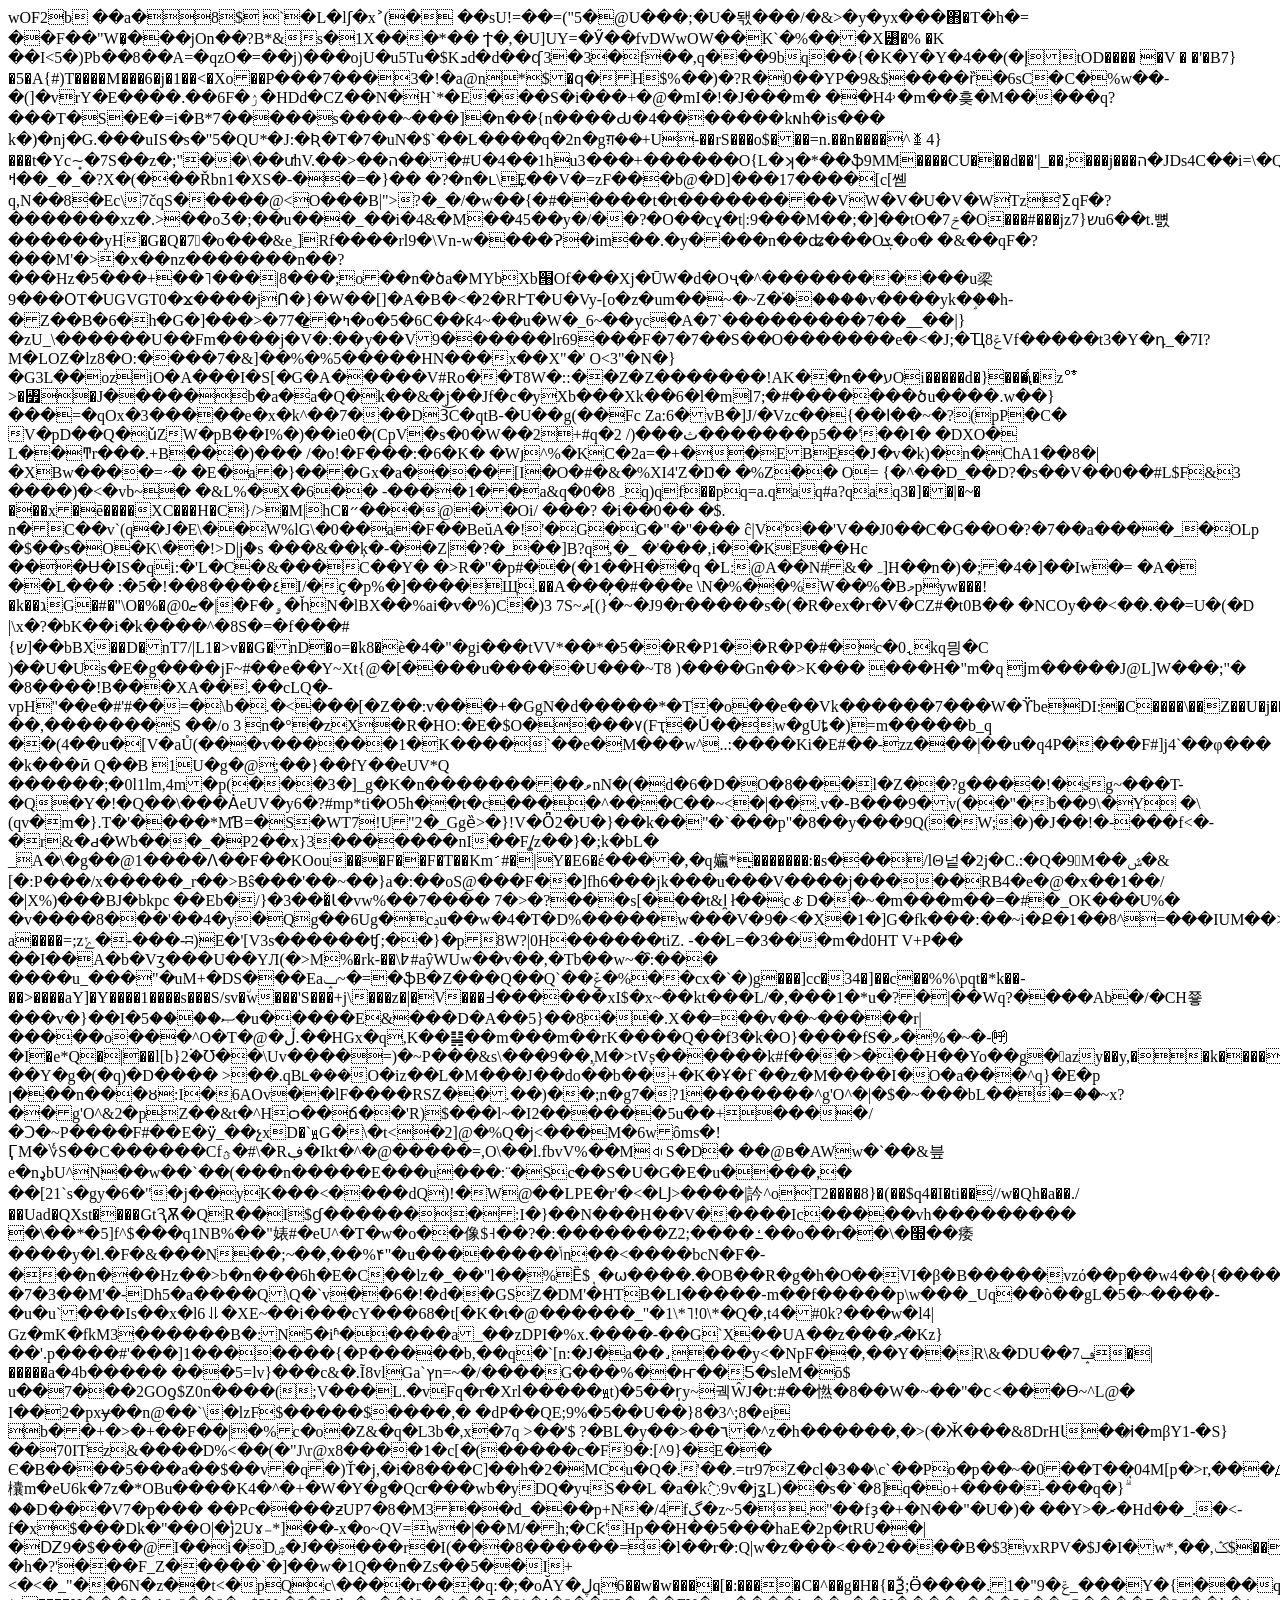
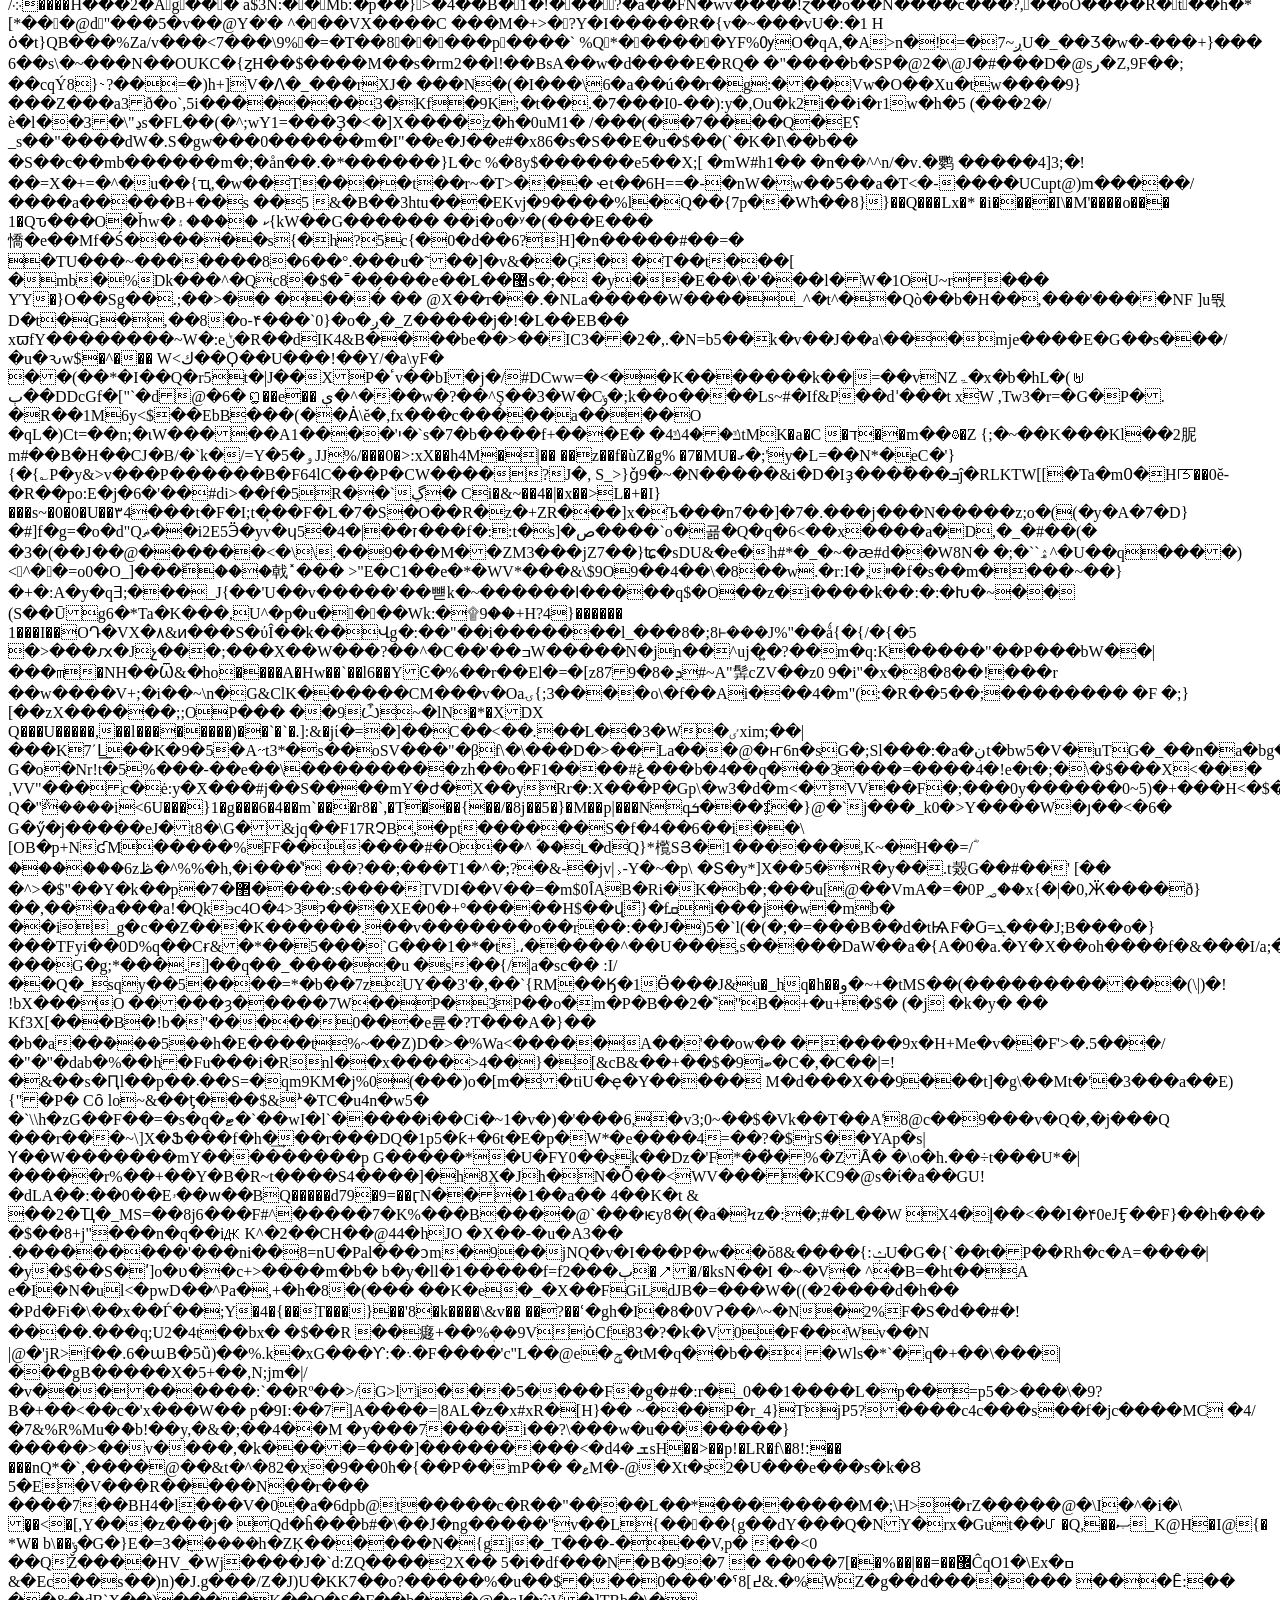
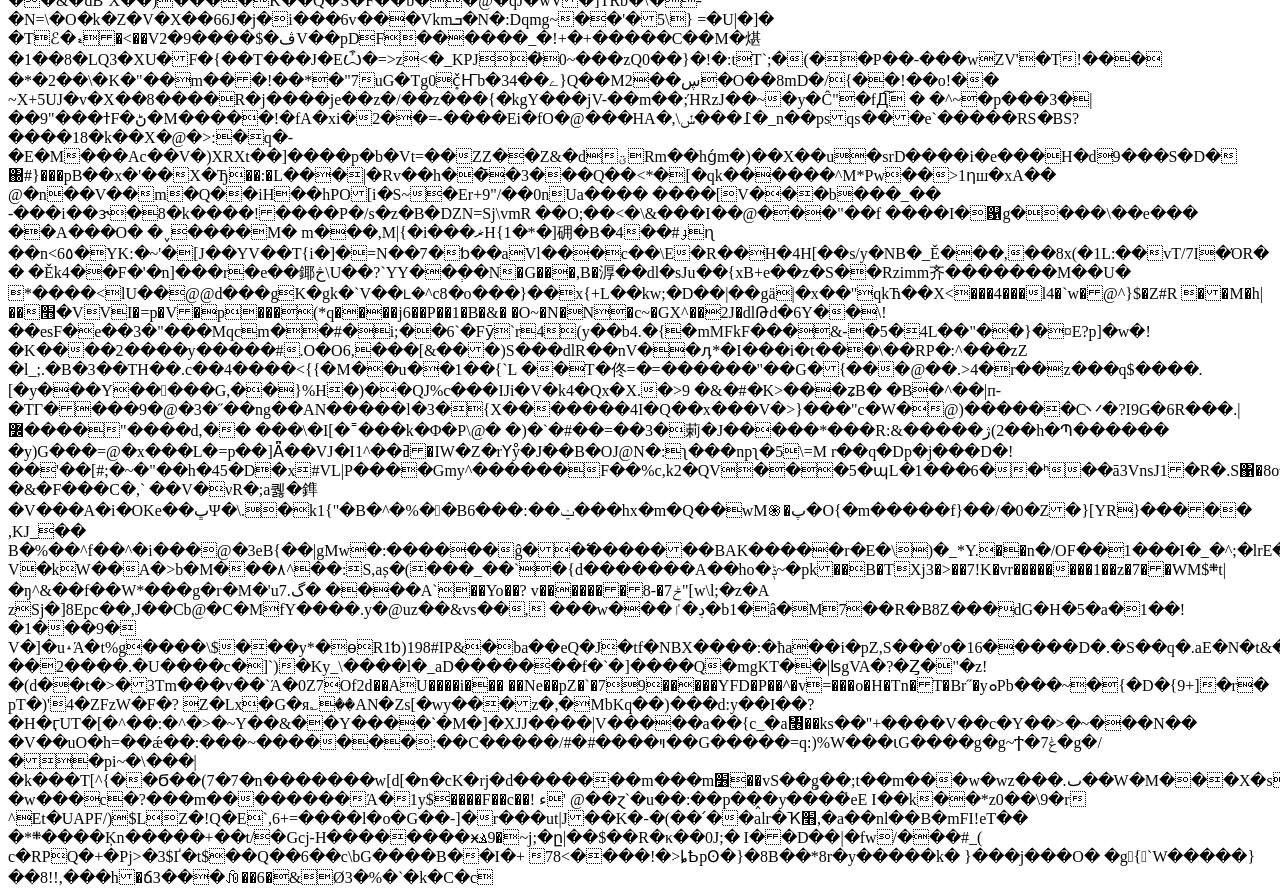
<file: fa-regular-400.html>
<html><head></head><body>wOF2b
��a�8$ `�L�lʃ�x˃(� ��sU!=��=("5�@U���;�U�돿���/�&>�y�yx���΋�T�h�=
��F��"W�͕���jOn��?B*&s�1X���*��
Ϯ�,�U]UY=�Ӳ��fvDWwOW��K`�%���X꡸�%	�K
��I<5�)Pb��8��A=�qzO�=��j)���ojU�u5Tu�$Kܖd�d��ʠ3�3�f��,q���9bq��{�K�Y�Y�إ�)��4tOD���� �V	�
�'�B7}�5�A{#)T����M���6�j�1��<�Xo��Ρ���7���3�!�a@n*$�ԛ�H$%��)�?R�0��YP�9&$����ȑ�6sC�C�%w��-�(]�vrY�E����.��6F�ۯ�HDd�CZ��N�H`*�E���S�i���+�@�mI�!�J���m� ��H4˒�m��흦�M�����q?���T�S�E�=i�B*7�����s����~���]�n��{n����Ԃ�4�������kɴh�is���
k�)�nj�G.���uIS�s�"5�QU*�J:�Ʀ�T�7�uN�$`��L����q�2n�gग़��+U-��rS���o$���=n.��n����^ꏔ4}���t�Yc~̟�7S��z�;"��\��ưhV.��>��ה���#U�4��1hu3���+������O{L�ʞ�*��ֆ9MM����CU���d��'|_��;���j���ה�JDs4C��i=\�Q��i������[�&}6��gU�7�����n{��~t�aGu�q'�t�ig�u�y\�/y�vp�_j�_�d����S��\�%�O�7�[����!ߞ��_�_�?X�(���Řbn1�XS�-��=�}��
�?�n�ʟ\͢E��V�=zF���b@�D]���17����[c[쏃q,N��8�Ec\7čqS�����@<O���B|">?�_�/�w��{�#�����t�t���������VW�V�U�V�WTz'ƩqF�?�������xz�.>��oƷ�;��u���_��i�4&�M��45��y�/��?�O��cұ�t|:9���M��;�]��tO�7ݗ�O���#���jz7}שu6��t.뼔������yH�G�Q�7�o���&e˲]Rf����rl9�\Vn-w����Ɂ�im��.�y����n��ʥ���Oܮ�o�
�&��qF�?���M'�>�x��nz�������n��?���Hz�5���+��˥���|8���;o��n�ծa�MYbXb՘Of���Xj�ŪW�d�Oҷ�^�����������u梁9���ՕT�UGVGT0�ϫ����jՈ�}�W��[]�A�B�<�2�RՒT�U�Vy-[o�z�um��~�~Z�֡�����v����yk�֦��h-�Z��B�6�h�G�]���>�ߤ�͇�77�o�5�6C��ƙ4~��u�W�_6~��yc�A�7`���������7��__��|}�zU_\������U��Fm����j�V�:��y��V9������lr69���F�7�7��S��O�������e�<�J;�Ҵ8ݝVf�����t3�Y�դ_�7I?M�LOZ�lz8�O:����7�&]��%�%5�����HN���x��X"�'
O<3"�N�}�G3L��oziO�A���I�S[�G�A�����V#Ro��T8W�::��Z�Z�������!AK��n��עOi�����d�}���.�ꦻzꥷ>�꧿�J�����b�a�a�Q�k��&�j��Jf�c�yXb���Xk��6�l�ml7;�#�������ծu����.w��}���=�qOx�3�����e�x�k^��7���D3͝C�qtB-�U��g(��Fc
Za:6�vB�]J/�Vzc��{��ا��~�?(pP�C� V�pD��Q�ǔZW�pB��I%�)��ie0�(CpV�s�0�W��2+#q�2
/)���ﺙ�������p5��'��I�
�DXO� L��ͳr���.+B���)���	/�o!�F���:�6�K�
�Wȷ^%�KC�2a=�+��EBE�J�v�k)�n�ChA1��8�|�XBw����=˶�
�E�a�}���Gx�a����[I�O�#�&�%XI4'Z�Ŋ� �%Z��	O=	{�^��D_��D?�s��V��0��#L$F&3	����)�<�vb~�
�&L%�X�6��	-����1��a&q�0�8ہq)qf��pq=a.qaq#a?qaq3�]��|�~�
���x�ē����XC<k��e�'l��">���H�C}/>�M|hC�״���@��Oi/ ���?	�i��0�� �$.	n�C��v`(q�J�E\��W%lG\�0��a�F��BeŭA�!'�G�G�"�"���	ĉ|V'��'V��J0��C�G��O�?�7��a����_�OLp	�$��s�O�K\��!>D|jް�s ���&��ķ�-��Z|�?�_��]B?q,�_ �'���,i��KE��Hc
���Ʉ�IS�qi:�'L�C�&���C��Y�	�>R�"�p#��(�1��H��q �L:@A��N#&�ہ]H��n�)�;�4�]��Iw�= �A� ��L��� :�5�!��8����٤I/�ҫ�p%�]����Щ.��A���̦�#���e \N�%��%W��%�Bމpyw���!�k��גG�#�"\O�%�@ޏ0�|�F�ۄ�ȟN�lBX��%ai�v�%)C�)3	7S~ޡ[(}�~�J9�r�����s�(�R�ex�r�V<g��(^�<lx����bge5�:�Ԍ:�����l�t���l'�!jv�5?�d5?�o�l-���\.��l)������ �a�t!_��f!߬f��oq3j����(��="" ��j�="" �q5?�cjz��8.���h�m5}byf�4�,��_(˩�^(+���p�q3s(�"�4��f(��,���!�k�ff��6��="" 5��r���="" �5��~�<�y��,���נ�\�����|�f�|�f�p����k�b7�yr���<="" t��s�vs��]h��bwa5�="" ����$tw��m���᦯&z�f�&�e�͆��="" 7�d�d��rn.��~�p��&�9�͞��'7j��"���d?m��="" cɼ�5��n���~�pscm�;��s5�on�j�_'ܼ]m�="" ��y5�o�|����_��o��="" ����j�#|�����o�0���x�_�n���0�.�ͯz@7obm�̈́��j�="" ���&�"�������h�t�[g��eԠe���\p�d%��*�="" ˳<�j�sɂ.k+��od��^�^乀�eo}��[��������x+��z�|="" �v�}����z�o="u�)<��cO=��r��" ��!y�ht(�����8j�tr���<kwcj1�<�4m϶�]��s���="" Ŋ�c�l�ѭ8�!m�i"�u�g���p�t,œɴ���0�*��m�u����="" <}��xq�&��c���z��!f,��<������7-\mb���#���s�0���gx�i�b���}���夵="" ��f8��b�(��,�\�d%*��w�+�\d�l��y��yu��ʪ̳<��b�}˳���j2���j�g�u����n�h��kn{���h���n�l)��[�q(�8h4�e���t��l�~aq���.i:s��\�$�qmg�6��0l���8�fwx+��5!l;���y�;�������f���yaeldt�u��`��pa�l�3h�(s���e��y�*q����e�u���="" �_�<Ӵv="9���}z��I����ׂ@��k�/5�\�/�y�">�CZ#�t0B�� �NCOy��<��.��=U�(�D	|\x�?�bK��i�k����^�8S�=�f���#{ש]��bBX��D�nT7/|L1�>v��G�nD�o=�k8�ѐ�4�"�gi���tVV*��*�5��R�P1��R�P�#�c�0ߨkq믱�C
)��U�Us�E�g����jF~#��e��Y~Xt{@�[����u�����U���~T8
)����Gn��>K���
���H�"m�q
ϳm�����J@L]W���;"�
�8����!B���XA��.��cLQ�-vpH"��e�#'#��=�\b�.�<���[�Z��:v���+�GgN�d�����*�T�o��e��Vk������7���W�ϔbeDI:�C����\��Z��U�j��*ႋϿx�l�z�L�z�/%
��,�������S ��/o
3 n�°�zX�R�HO:�E�$O����٧(Fҭ�Ǔ��w�gUȶ�)=m�����b_q
��(4��u�[V�aŮ(���v������1�K����`��e�M���w^..:����Ki�E#��-zz���|��u�q4P����F#]j4`��φ���
�k���ӣ	Q��B	1U�g�@;��}��fY��eUV*Q	������;�0l1lm,4m�p(���3�]_g�K�n���������ވnN�(�d�6�D�O�8���l�Z��?g����!�sg~���T-�Q�Y�!�Q��\���ȦeUV�y6�?#mp*ti�O5h��t�<ks�c-?@�������zx��b v�cf뜷����҉y�i:;��="">c����^���C��~<�|<a�'դ�(��ya�9�f�#��y����]�?7-h��\�� ݂�p�x�:\(��="" fyy="" �d="" �e���b��="">��.v�-B���9�v(��"�b��9\�Y
�\(qv�m�}.T�'����*MƁ=�S�WT7!U"2�_Ggȅ>�}!V�Ȫ2�U�}��k��"�`���p"�8��y���9Q(�W;�)�J��!�-���f<�-�r&�ԁ�Wb���_�P2��x}3�������nI��F/͚z��}�;k�bL�
_A�\�g��@1����Ʌ��F��KOοu���F��F�T��Kmˊ#�|Y�E6�έ����,�q㜲*͉�������:�s���/lΘ넡�2j�C.:�Q�9͛M��ݜ�&[�:P���/x�����_r��>Bŝ���'��~��}a�:��oS@���F��]fh6���jk���u���V����j�����RB4�e�@�x��1��/�|X%)���BJ�bkpc ��Eb�/}�3���ͯƖ�vw%��7���� 7�>�?���s[���t&l̯
ł��cꇅD��~�m���m��=�#�_OK���U%�
�v����8���'��4�y�Qg��6Ug�cݚu��w�4�T�D%�����w���V�9�<�X�1�]G�fk���:��~i�Ք�1��8^=���IUM��>��ad��<�Cm6���YY��y�ܱ���AD��LH]�$��@(#�z��)�������I1��ig�����t����t��t�����b�t&�3g��N��ϟO��p��:����sw<�a���s�в�1��gc꙯hb�(���.p�f�(�;y��_1<v�\�[�ǟ��)�%�8���9<c�Մjl{�i���o&��货�3��0��� [͍{&c�˲s�y��ߧ�l�ߟn������6�k;�t��<������j�2x^�b��k2n6a��}r���e���j��i��rl~#��z��|l.���}�&�opf�������="" �y�h�#��vb�իj��w��?="" ��6��f��="" ��'����yj�j="" 4~���g{lu��="" Ř�x�t�ng�l��߶�����="" �xv���r{+�e8eb8���v����="" ���y(5��="" ��_j��<="" ��������yd�hʪ$���,�b��3v�揩�igx���,vz�sv���h���ӊ}d���h����~�="" |�\������#�~#�y��d�i<�_-���\}���a@jo�+���)o䥴��fhz����?�a���bs�Ľe���饎phmz9�-?�e���="" ��a������\����6��="" :`���]j�����a���\��\t�vtqc1�vvw[="v��L5^봁N{��v�huuggu�=��ڝ��N׹-?*�}zt����I�#)�DM˪�m�" jk��f?!����|�a�}f:��v���̹�Ҵ�y����~s��k��p��x�\="">�⪼&��	a����=;zݺ�-���-ʭ)E�'[V3s�<b_ �="">�����ʧ;��}�p8W?|0H������tiZ.
-��L=�3���m�d0HT
V+P��
��I��A�b�Vӡ���U��YЛ(�>M%�rk-��\߈#aŷWUw��v��,�Tb��w~�҄:��� ����u_���"�uM+�DS���Eaݒ~�=�ֆB�Z���Q��Q`��ݞ�%��cx�`�)g���]cc�34�]��c��%%\pqt�*k��-��>����aY]�Y����1����s���S/sv�٘w���'S���+j\���z�|�V���߃������xI$�x~��kt���L/�,���1�*u�?�|��Wq?�<r�;_̓����v������ ���al����q�����h���u�k�gpq����q�Ļ��'�����!|��v�����u����e]r�'~�����ԥ���o����3��։�bdv���i������~���7j�5���s������blՕ�����0���2�&�0��m��qrpk��x���z6^k�]׳��="" �k2����!m!ͳup�}�p:�bj������8��q�|��o���|�\�="">���Ab�/�CH쭇���v�}��I�ޞ����5�u�����E&���D�A��5}��8��.X��=��v��~�����r|�����o���^O�T�@�ڵ.��HGx�q,K��䷭��m���m��rK����Q��f3�k�O}����fS�ވ�%�~�-㈺�I�e*Q�|��l[b}2۬�Ʊ��\Uv����=)�~P���&s\���9��֛,M�>tVș������k#f���>���H��Yo��g�azy��y,��k�����[;�A�~�4�[G8�թC�N4L��"JԴ?��Y�g�(�q)�D����
>��.qB˪���O�iz��L�M���J��do��b��+�K�Ұ�f`��z�M����I�O�a���^q}�E�p	ן���n���ȣ:I�6AOv��lF����RSZ��.��)��;n�g7�?1�������^g'O^�|�$�~���bL��֝�=��~x?��g'O^&2�pZ��&t�^Hѻ��ճ��'R)$���l~�I2������5u��+<o7˃i0�y�����sl�pl������q� �i��(="" q$9ߑ��,zf���ڛ��߶�p�n��!���3���{��="" ]�"="" <�������,d��`3��o���,��b�t{�i��m뎕c���Ƀ���](���y�������~��޾�~w�<�6�q�us�0s^�Ї?`��f�ui�#��^m�+��\ɚ��q�y1u#��6.zp�\�?��p菑288�qp�="" �@="" �hvc�0��0��"�������;9��eᷴ����="" q�^�4�[��0�ҁ�t�c�<}�d+������?hp_��,k�p�l����Şq�^n붭z�g?+���="" �v�����yrԥ�d�r:�t��h�rv��$�h�r���f.��gva="" x@c�i�n8`@\;�]��ʉ�_r��,����_���m�s�-8��o��v}m؎c�ۡ�k��0�?7\x��w�?��q���%�="" j�齦������?p��p<���h����s�ظz��.,��c�6�n�@�m��&c����*~ȫ="">����/�Ɔ�~P����F#��E�ӱ_��չxD�`ԭG�\�t<�2]@�%Q�j<���M�6wôms�!ӶM�؇S��C������Сfؿ�#\�Rڣ�Ikt�^�@�����=,O\��l.fbvV%��MꁥS�D�
��@ʙ�AWw�`��&븦e�nډbU^N��w��`��(���n�����E���u���:¨�Sc��S�U�G�E�u����,� ��[21`s�gy�6�"�j��yK���<����dQ)!�W@��LPE�r'�<�Ǉ>����|訡^oT2����8}�(��$q4�I�ti��//w�Qh�a��./��Uad�QXst����GtԆѪ�QR��I$ɠ�������:I�}��N���H��V�����Ic�����vh���������
�\��*�5]f^$���q1NB%��"婊#�eU^�T�w�o��像$˧��?�:�������Zߑ����;2��o��r��\�׭��痿����y�<w�9���~gnd�� ��q��Āw��w���u="" ��wp]��s���moo�u��j��="" cԎ�~?i�c��7�;�ʇ,m��u�o������u.ud��(�5si'�v������)����k��ջ�y�f�y:�'�b���y��Ӳ��"���lg�������-���2s�]�������;��e�h,x3b���ay1���0�u���*v�|ek돷="" ����%��xk�߁o1��q="" �d="" ii���6���!w'l��="">l.�F�&���N��;~��,��%۴"�u��������ݳn��<����bcN�F�-���n���Hz��>b�n���6h�E�C��lz�_��"l��%Ȅ$ͺ�ѡ����.�OB��R�g�h�O��VI�β�B�����vzό��p��w4��{����m��C�.3·�MS��Q�tl��z���I��!�7�3<!--�hN��ۦe�f�فJց#	{��WV�d3����)G���^7��ԕ��b� �Ṽ��@���!S�G)�(�b/�#�S�&�H�q�-->��M'�-Dh5�a����Q\Q�`v��6�!�d��GSZ�DM'�HTB�LI�����-m��f�����p\w���_Uq��ò��gL�5�~����-�u�u`���Is��x�l6⥥�XE~��i���cY���68�t[�K�ι�@������_"�1\*˥!0\*�Q�,t4�#0k?���w�l4|	Gz�mK�fkM3������B�:N5�iʱ�����a_��zDPI�%x.����-��G`X��UA��z���ޗ�Kz}��'.p����#'���]1�������{�P�����b,��q�`[n:�J�a��˼���y<�NpF��,��Y��R\&�DU��ݡ7�|�����a�4b�����	���5=lv}���c&�.Ĩ8vlGa`ץn=~�/����G���%��ҥ��Ƽ�sleM�ō$
u��7���2GOƍ$Z0n����(;V���L.�vFq�r�Xrl�����ԭt)�5��r̩y~궥ŴJ�t:#��㦓�8��W�~��"�ϲ<���ϴ~^L@�	I��2�pxɏ��n@��`\�lzF$�����$����,�	�dP��QE;9%�5��U��}8�3^;8�ei b��+�>�+��F��|�%c�o�Z&�q�L3b�,x�7q
>��'$ ?�BL�y��>��٦�^z�h������,�>(�Ӂ���&8DrHƖ��i̷�mβY1-�S}��70ITz&����D%<��(�"J\r@x8����1�c[�(�����c�F9�:[^9}�E��	Є�B����5���a��$��v�q�)Ť�j,�i�8���C]��h�2�MCu�Q�.'��.=tr97Z�cl֖�3��\c`��Po�p��~�0��T��ͅ04M[p�>r,���Ԫ�A�.=B�#����2gAK�4�b��sTR��7������f�qLƑ��؀��n�欜m�eU6k�7z�*OBu����K4�^�+�W�Y�g�Qcr���wb�yDQ�yчS��L �a�k߮9v�jʓL)��s�`�8]q�o+����-���q�}ۗ��D���V7�p���	��Pc����ƶUP7�8�M3��d_���p+N�/4fڳ�z~5�."��fҙ�+�N��"�U�)� ��Y>�ރ�Hd��_.�<-f�x$���Dk�"��O|�֓j2Uɤ₋*]��-x�o~QV=w�|��M/�h;�Cƙ'Hp��H��5���haE�2p�tRU��|�Ǳ9�$���@I��i�Dۺ�J�����r�I(���8������=�l��r�:Q|w�z���<��2����B�$3vxRPV�$J�I�w*,��,ݣ$�����Z��zK?�h�?'���F_Z�����`�]��w�1Q��n�Zs��5��I+<�<�_"��6N�z��t<�pQc\����r���q:�;�oӐY�ڸq6��w�w����[�:����C�^��g�H�{�Ѯ;Ӫ����.1�"9�ݝ_���Y�{���q
/܀����H���2�Ag���
a$3N:��Mb:�p��}>�4��B�1�!���?�a��FN�wv����!ɀ��o��N����c���?,��oO����R�t��h�*[*���@dͮ"���5�v��@Y�'�	^���VX����C
���M�+>�?Y�I�����R�{v�~���vU�:�1	H	ȯ�t}QB���%Za/v���<7���\9%�=�T��8�����p����`	%Q*������YF%ѸO�qA,�A>n�!=�7~ږU�_��Ʒ�w�-���+}���
6��s\�~���N��OUKC�{ȥH��$����M��s�rm2��l!��BsA��w�d����E�RQ�
�"����b�SP�@2�\@J�#���D�@sر�Z,9F��;
��cqÝ8}˴?��=�)h+]V�Ʌ�_���rXJ� ���N�(�I���\6�a��ú��r�g:���Vw�O��Xu�tw����9}���Z���a3ð�o`,5i�������3�Kf�9K;�t��.�7���I0-��):y�,Ou�k2i��i�r1w�h�5
(���2�/ѐ�l��ڍ"\�3s�FL��(�^;wY1=���Ҙ�<�]X����z�h�0uM1�
/���(��7����Q�E؟_s��"����dW�.S�gw���0������m�I"��e�J��e#�x86�s�S��E�u�$��(`�K�I\��b��
�S��c��mb������m�;�ån��.�*������}L�c
%�8y$������e5��X;[	�mW#h1�� �n��^^n/�v.�鹦	�����4]3;�!��=X�+=�^�u��{ҵ,�w��T����t��r~�T>��� ҽt��6H==�-�nW�w��5��a�T<�-���ֿ�UCupt@)m�����/����a�����B+��s ��5
&�B��3htu���EKvj�9����%l�Q��{7p��Wћ��8}}��Q���Lx�*	�i����I\�M'����o���
1�Qԏ���O�ȟw�ކ
����۽{kW��G������
	��i�o�ʸ�(���E���憍�e��Mf�Ś������s{�h?5c{�0�d��6?H]�n�����#��=� �TU���~�������8�6��°.���u�˜��]�v&��Ģ�
�T��t���[
�mb�%Dk���^�Qc8�$�˭��̗���e��L��޴s�;�
�y��E��\�'���l�W�1OU~r���
YΎ�}O��Sg��.;��>��	���� ��	@X��т��.�NLa�����W����_^�t^��Qò��b�H��,���'����NF
]u뚻D�t�G�,��8�o-۴���`0}�o�ږ�_Z�����j�!�L��EB��
xϖfY��������~W�:eݨ�R��dIK4&B����be��>��IC3��2�,.�N=b5��k�v��J��a\���mje����E�G��s���/�u�ԅw$�^���	W<ك��Ϙ��U���!��Y/�a\yF�	��(��*�I��Q�r5t�|J��XP�ٴv��bI�j�/#DCww=�<��K�������k��|=��vNZۃ�x�b�hL�(ꉅٻ��DDcGf�["`�d@�6�ឰ��e��
ې�^���w�?��^Ş��3�W�Cݸ�;k��օ����Ls~#�If&P��dˈ���t xW
,Tw3�r=�G�P�.
�R��1M6y<$��EbB���(��Ȧ\ĕ�,fx���c�����a����O
�qL�)Ct=��n;�ιW�����Aי'����1�`s�7�b����f+���E�
�4ݿ��4ݿtMK�a�<je1p����)�7u�0���q��\���zl��ט�9��qo��c,`��Δm,���ތr]�rÈ��ѭl��xq5�̳u~���ٰ�ey��'�s.!m�+xq �i<�t$d��u���="" �Ȗ�i��m�ag�e���&^,��z���z_��2����00�a`5�s�a����,x_\�y��cj��t�t�#l����|�b���a���?="��w�0�H�ӨY�ޢa+��,`��BM�6��<S���������fs!8�kQ�l2e�(�/H��V�!" �iddѭ#�hbw��߈�yu�وey&�g�k��b�du�j�65�t�6+�2�,#t�6����\��1���_-="" [�}�^��="/�w_d{�,��c^S���kN��^�E���" 2ݢa�^�o�ht�o�dmx���4��t�="" ���jd�7���p="" v���{�a���n��5�2�="" rv���6��b�.�慢a��<�s@�="�0$�1ӱͬ�?t;��d{s}���j����" c���vw�vzgk����+="" mpƀng:�ޞl�(�s�o�������pv��ol="vˈ���N-��\j���þ��Cɡ«��@i��,.�|0�3��љ�U��֩F�e�C�Z++�����R�L�ڣ�Ϡ�Z�m�2$�" '}�ʡ�hjw�+�q~@�Ϫ�wvs�6���*��="" yhl�g�="" y������bk6@���!v="�sI��oͯ�F�IJ�#;�b�ݠ�pcqp��:O/�����e5��&L�l��_�c3�7Ng�1��t�" �e�cd����4��4k="" ���k�|��Ҙ[#���l�b-*="" a;�q�0�z�ݧ]a�f�l4�2="" �="" ���q-="C����M�">C
�ד��m��߷�Z
{;�~��K���Kl��2胒m#��B�H��CJ�B/�`<k�>k�/=Y�5�ۅJJ%/���0�>:xX��h4M�|�� ��z��f�ùZ�g% �7�MU�ގ�;'y�L=��N*�eC�'}{�{؎P�y&>v���P������B�F64lC���P�CW����?J�,
S_>}ǧ9�~�N�����&i�D�Iҙ����ُ��ܒĵ�RLKTW[[�Ta�m߀�Hꡑ��0ĕ-�R��po:E�j�6�'��#di>��f�5R��`ڲ�	Ci�&~��4�|�x��>L�+�I}���s~�0�0�U��٣4���t�F�I;t�̙��F�L�7�S�O��R�z�+ZR���]x�Ъ���n7��]�7�.���j���N�����z;o�((�y�A�7�D}�#]f�g=�o�d"Qޡ��i2E5Ӭ�yv�ɥ5�ז��|�4���f�::t�s]�ص����`o�굚�Q�q�6<��x����a�D,�_�#��(� �3�(��J��@����َ��<�\\.��9���M��ZM3���jZ7��}ʨ�sDU&�e�h#*�_�~�ӕ#d��W8N�
�;�``ۿ^�U��q����)<^��=o0�O_]���ۜ���戟˟���
>"E�C1��e�*�WV*���&\$9O9��4��\�8��w.�r:I�,ײ�f�s��m����~��}�+�:A�y�qƎ;���_J{��'U��v�����'��뺻k�~������ӏ�����q$�O��z�i����k��:�:�Խ�~��
(S��Ūg6�*Ta�K���,U^�p�u����Wk:�۩9��+H?4}������
1���I��OԴ�VX�۸&ͷ���S�ύÎ��k��Վg�:��"��i�������l_���8�;8˫���J%"��ǻ{�{/�{�5 �>���ԕ�Jչ���;���X��W���?��^�C��'��ߏW�����N�jn��^uj�͍�?��m�q:K�����"��P�<kk`�a6� g�h�v�l늷�4��+����u="2����=J�a8v0�;" ��t�r��y��#�֍�r�o�u�="" �e���r�c="" _b�d`;����uyj���ʘ��:��jo�="" ڡ{xl���n�$�jb��@p1���i�|j���w~6}f�ld����e������c��eۍ�{f$z?~z�7�'��){�qͤ���������[�?�6�7��d�="<9)�P�}�l�+�Ik�b�ri�8�b<I��\��'p�q1�LO���E�h������" g��p�mΆ�i��h�f��|��%�c`�o����%�b������󰏨o�ӫ#�pf�arx(-��8k�d���������lgy{�v��="/�(�<ϋBy���J۟��" x\\\^^\\="" os="�6̬��n�`=l�:]�W���Q���FN�t�����z�JF�}h�y�*H�}��驛�c�3��V���uV�9(cQ,q�S�-���7Z�kW*bwql�?k��s}�!��Hoe��������?u��9�����q���-�.dG�G�g��:�Q8I�" �mգ�e�lه����&w5��*�)Ÿg�j��.x�e�9��1�l6�qpz�Ր�(v�l2v���2���0�u6�����b��="" y�e�iym�ƿ���w"��&|?j���zݶq���tb$�0h�\�9�tk�'�zx�~�l6��5�y����$���~c="">��bW��|���ᲅ�NH��Ѿ&�ho����A�Hw��`��l6��YϾ�%��r��El�=�[z8ܕ�8�97#~A"䯵cZV��z0
9�i"�x�8�8��!���r	��w����V+;�i��~\n�G&ClK������CM���v�Oaۍ{;3����o\�f��Ai���4�m"(:�R��5��;��������
�F
�;}[��zX������;;OP���
��9Ѽ~�lN�*�XDX
Q���U�����,��l��������)��`�`�.]:&�jί�=�]��C��<��.��L��3�W�ٸxim;��| ���K7΄L͟��K�9�5�A˶t3*�s��oSV���"�βf\�\���D�>��La���@�ҥ6n�sG�;Sl���:�a�ڹt�bw5�V�uTG�_��n�a�bg�+bA�@j�4��\��6��T>�wRmJ����9�ƄL�x'����]q�r=lx��~�^G�ǉӬ#`+����K0��4����ٺV3ܺ�����D�+����f�j5i�V.4�ȉ�.	G�o�Nr!t�5%���-��e��\���������zh��o�F1����#ڠ���b�4��q���3���=����4�!e�t�;�\�$���X<���
ˌVV"���c�ė:y�ֿX���#j��S����mY�ժ�X��yRr�:X���P�Gp\�w3�d�m<�VV��F�;���0y������0~5)�+���H<�$��(b=.c�kc�i��_�>�v�'�
Q�"݅����i<6U���}1�g���6�4��m`���r8�`,�T���{��/�8j��5�}�M��p|���Nqܭ���⨋�}@�`j���_k0�>Y����W�յ��<�6�
G�ӳ�j�����eJ�t8�\G�&jq��F17RՉB,�pt������S�f�4��6��i��\[OB�p+NʛM�����%FF������#�O��^ ؐ��ʟ�dQ}*㰖SՅ�1������,K~�H��=/ؓ������6zڟ�^%%�h,�i���'҅ ��?��;���T1�^�;?�&-�jv|˲-Y�~�p\	�Տ�y*]X��5�R�y��.t㺉G��#��'
[��
�^>�$"��Y�k��p�7�޲����:s����TVDI��V��=�m$0ȊAB�Ri�K�b�;���u[@��VmA�=�0P؃��x{�|�0,Ӝ����ð}��,���a���a!�Qkэc4Ο�4>3ɂ���XE�0�+°�����H$��վ̅}�fܩi���j�w�mb� ��i_g�c��Z���K������.��v�������o��r��:��J�)5�`l(�(�;�=���B��d�tѨF�Ԍ=ܓ���J;B���o�}���TFyi��0D%q��Cɍ&�*��5���`G���1�*�t.،�����^��U���,s�����DaW��a�{A�0�a.�Y�X��oh����f�&���I/a;�5�P^��`�M@2���X7��J��kF/���G�g;*���.]��q��_�����u	�s��{/|a�sc��
:I/��Q�_sqy��5����=*�b��7zUY��3'�,��`{RM��Ӄ�1Ӫ���J&u�_hq�h��و�~+�tMS��(������������(\|)�!
!bX���O
�����ȝ�����7W��P�3P��o�m�P�B��2�֮`"B�+�u+�$� (�j �k�y�
�� Kf3X[���B�!b�"�����0���e륜�?T���A�}��	�b�a��݊���5��h�E����t%~��Z)D�>�%Wa<�����A��'��ow�� �����9x�H+Me�v��F'>�.5���/�"�"�dab�%��h�Fu���i�Rnl��x����>4��}�[&cB&��+��$�9iބ�C�,�C��|=!�&��s�Ԥl��p��܁��S=�qm9KM�j%0(���)o�[m��tiU�ҿ�Y�����
M�d���X��9���t]�g\<t挙��½�"���--���!0ഁ�]�`� �}�2�n��i="" ۠?n�_8v�'���c���.]���w{�.��yn~��)ŝm.-|1����e~y�+��@���sj��,cu%�b޸q����2y$�b="" ��"�{b@�t&��g��f�����3�k���9="">��Mt�'�3���a��E){"�P�	Cȏ
lo~&��ƫ���$&ܑ�TC�u4n�w5� �`\\h�zG��F��=�s�q�ޓ�`��wI�l`�����i��Ci�~1�v�)�'���6,�v3;0~��$�Vk��T��A'8@c��9���v�Q�,�j���Q
���r���~\]X�Ֆ���f�h�͢��r���DQ�1p5�ƙ+�6t�E�p�W*�e����4=��?�$rS��YAp�s|Ү��W�������mY���������p
G�����*�U�FY0��sk��Dz�'F*��̔�%�ZȂ� 
�\o�h.��÷t���U*�|�����r%��+��Y�B<s���2z�,��hy�p����g�p�ܕv�(# ����w)��`친?��+�2p9q�;��|l��0�0����="" �t�$f�pb,�x�d��*tʅ��<��yf�2z��a��="�A��Z���`Lφql�f��c���.ڥ�9���σ1���_�),�ur�ڰt����g�blPo��" �j��z��a�h��c�s[="" ����q�b\�1a�9۪7��a�56�3�퍹���?�i�1ǘzc�aۖe�b�f���u�t�2�q��at1m]w���="�j�����" ���s33o}��i�;="�lۂsiQjI�߹�򈴅Q��n�y�h�y<;�:@91~�U����,�0޾U���?��0OL" "="" �:�="">�R~t����S4����]�h8ֱX�Jh�N�Ȭ��<WV����KC9�@s�ί�a��GU!�dLΑ��:��0��Eۥ��ԝ��BQ�����d79�9=��ӷN���1��a��	4��K�t	& ��2<q{����t�� ���x㫐="" 9頤j$�="" dɝ)��<;����px{��="">�Ҵ�_MS=��8j6���F#^�����7�K%���B����@`���ѥy8�(�aؘ�Ϟz�:�;#�L��W

Xإ�4��<��I�۴0eJӺ��F}��h���	�$��8+j"���n�q��iԪ
K^�2��CH��@44�hJO
�X��-�u�A3��	.���������'���ni��8=nU�Pal���ɔm�9��jNQ�v�I���P�w<yp�=��x� t�5c��]�q�8?�a1���̏�q�c�����l��a����&$�}�nv���d�0���o~�-�n��3�b��^�h��="" �g�4i�کv��s1�vݯg�œ髿{�a��o��u���o="" �x�{j�s�ԁ8@'����="" @�7n�_ᄼ="">��ŏ8&����{:ݑU�G�{`��t�P��Rh�c�A=����|�y�$��S�ʹ]o�ʋ��c+>����m�b� b�y�ll�1�����f=f2���ٻ�⭧�/�ksN��I �~�V�
^�B=�ht��A e�I�N�ul<�pwD��^Pa�,+�h�8�(���
��K�e�_�X��FGiLdJΒ�=���W�((�2����d�h�� �Pd�Fi�\��x��Ѓ��;Y�4�{��T���}��'8�k����\&v��
��?��ՙ�gh�I�8�0VɁ��^~�N�2%F�S�d��#�!����.���q;U2�4t��bx�
�$��R ��㿐+��%ܲ��9VȯCf83�?�k�V0�F��Wv��N
|@�'jR>f��.6�ɯB�5ȕ)��%.k�xG���Ƴ:�܈�F����'c"L��@e�ݯ�tM�q��b�� �Wls�*`�q�+��\���|���gB�����X�5+��,N;jm�|/�v���������:`��Rº��>/G>li���5����F�g�#�:r�_0��1����L�p��=p5�>���\�9?B�+��<��c�'x���W��
p�9I:��7]A����=|8AL�z�<f>x#xR�[H}��	~���P�r_4}TjP5?����c4c���s��f�jc����MC
�4/�7&%R%Mu�ެ�b!��y,�&�;��4��M	�y���7����i��?\���w�u�������}�����>��v����,�k����=���]���������<�dܫ	�4sH��>��p!�LR�f\�׃!8��	���nQ*�`,����@��&t�^�82�x�9��0h�{��P��mP��	�ޱM�-@�Xt�s2�U���e���s�k�Ȣ 5�E�V���R�����N��r���
����7��BH4�l���V�0�a�6dpb@t�����c�R��"����L��*��������M�;\H>�rZ�����@�\I�^�i�\	࣏��<�[,Y���z���j�	Qd�ĥ���b#�\��ܰJ�ng�����"v��L{��󁱎��{g��dY���Q�NY�rx�Gut��ᤙ�Q,��ޞ_K@H�I@{�	*W�	b\��ݸ�G�}E�=3�݂����h�ZĶ������N�{gj�_T���-���V,p�
��<0	��QŽ����HV_�Wj����J�`d:ZQ����2X��
	5�i�df���N�B�9�7
� ��޼��=��|��%��]7��0ĈqO1�\Ex�ߛ &�Ec��s��)n)�J.g���/Z�J)U�KK7��o?�����%�u��$���0���'�ˤ߄]8&.�%WZ�g��d������� ���Ȇ:��
��&�dB`X��)����K��Q�S�F��b��@�qJ�ŵV�]TRb�\�-�N=\�O�k�Z�V�X��66J�j�i���6v���Vkmܒ�N�:Dqmg~��'�5\} =�U|�]� �Tℰ�ޑ�<��V2�9����$�ڤV��pDF������_�!+�+�����C��M�煁�1��8�LQ3�XU�F�{��T���J�EѼ�=>z<�_KPJ�҆0~���zQ0��}�!�:tT`;�(��P��-���wZV'�T!��� �*�2��\�K�"��m���!��*�"7uG�Tg0č͎Ҥb�34��ے}Q��M2��ڛ�O��8mD�/{��!��o!��	~X+5UJ�v�X��8����R�j����je��z�/��z���{�kgY���jV-��m��;ΉRzJ��~�y�Ĉ"�fД͠ �	�^~�p���3�|��9"���ߙF�ڻ�M�����!�fA�xi�2��=-����Ei�fO�@���HA�,\߁���ݽ�_n��psqs���e`�����RS�BS?����18�k��X�@�>:�q�-�E�M���Ac��V�)XRXt��]����p�b�Vt=��ZZ��Z&�dؾRm��hǵm�)��X��u�srD����i�e���H�d9���S�D�
΀#}���pB��x�'��X�Ђ��:�L���|�Rv��h��̄�3���Q��<*�[�qk������^M*Pw��>1ƞш�xA��
@�n��V��m�Q��iH��hPO[i�S~�Er+9"/��0nUa����
����[V���b���_�� -���i��ɝ�8�k����!����P�/s�z�B�DZN=Sj\vmR ��O;��<�\&���I��@���"��f	����I�଱g����\��e���
��A���O� �ˬ����M�	m���,M|{�i���ޜH{1�*�]砽�B�4��#ֈɳ	��n<6٥�YK:�~'�[J��YV��T{i�]�=N��7�ƅ��aVl���c��\E�R��H�4H[��s/y�NB�_Ě���,��8x(�1L:��vT/7I�ΌR�
� �Ěk4��F�'�n]���r�e��鎁څ\U��?`YY��ְ��N�G���,B�㴟��dl�sJu��{xB+e��z�S��Rzimm齐�������M��U� *����<lU��@@d���gK�gk�`V��˪�^c8�o���}��x{+L��kw;�D��|��gä|�x��"qkЋ��X<���4���l4�`w�@^}$�Z#R
��M�h|��׫�VVI�=p�V�p���(*q����j6��P��1�B�&� �O~�N�N�c~�GX^��2J�dlԹd�6Y��\!��esF�e��3�"���Mqcm��#�i;��6`�Fȳ`r4(y��b4.�{�mMFkF���&-�5�4L��"��}�¤E?p]�w�!�K����2����y�����#.O�O6,���[&���)S���dlR��nV��ӆ*�I���i�t���\��RP�:^���zZ
�l_;.�B�3��TH��.c��4����<{{�M��u��1��{`L
��T�佟=�=������"��G�{���@��.>4�r��z���q$����.[�y���Y��󟜝���G,��}%H�)��QJ%c���IJi�V�k4�Qx�X.�>9 �&�#�K>���ʑB� �B�^��|п-�TГ����9�@�3�˝��ng��AN�����l�3�{X�������4I�Q��x���V�>}���"c�W�@)������C丷�?I9G�6R���.|߼����"����d,��	���\�I[�˭���k�Φ�P\@�
�)�`�#��=��3�䓶�J�����*���R:&�����ژ(2��h�Պ������
�y)G���=@�x���L�=p��]Ǟ��VJ�I1^��ߥ�IW�Z�rYْy�J�َ�B�OJ@N�:ʅ���npʅ�5\=M r��q�Dp�j���D�!��'��[#;�~�"��h�45�D�x#VL|P����Gmy^������F��%c,k2�QV���5�պL�1���6��ʰ��ā3VnsJ1�R�.S΁�8o���nڨa��7�ui�N�'� �&�F���C�,` ��V�νR�;a퀧�鎨�V���A�i�OKe��ڀΨ�\.�k1{"�B�^�%�񼂒�B6���:��ݔ���hx�m�Q��wM֍�پ�O{�m�����f}��/�0�Z�}[YR}�����
,KJ_��	B�%��^f��^�i���@�3eB{��|gMw�:������ĝ��߱�������BAK�����r�E�\)�_*Υ.��n�/OF��1���I�_�^;�lrE���y�"�ʹ:t��oh�q$y������3�EF�	V�kW��A�>b�M���٨^��:S,aș�(���_��`�{d�������A��ho�ݙ~�pk��B�TXj3�>��7!K�vr��������1��z�7��WM$܍t|�ŋ^&�<o�,rpa��&+{m�th{���m[h��&r�6-d�͂�e��te� d�*��-="" b*��pn?��&����i�@�="" �gt��p���j�d:�idvc����9���"l�qhyfo�y�w(zަ�23��bv�="" t^�="" ��h�㊟˝����*|�����1�ξ�,�6�|8��α<�$�7}c��_�7�z���$�$�="" &?��a�vn��v&�6z�="" ��x�i�zfk�'e�ԩb��r*���_y��s��8g�,�..���`�����cw="�9�(Ƕ|R�]�@����#-���U�u@*�Z�s�=�1/<��τ" �{�0����3x�����o��$|��q��)2�koӹ~="" @��si#ۚ�hϭ!�b%�o��g��̒�k���o"a(��ax��kean���(�j��r�="$" �h���_fr�����hf��pv)"b�.�Ӣ="" t�h��="" fe�^e�~�`�utq$��zj�ߣhf)g����ke�mn���fc�v5zz��!ap��^�xd���՚�hm`���q�enm�a8�k���+k8��_׈"���t���u�enj��pj4q�!�-�6�r�ux�#�������d�.�n�nr���Р��mb���*i����f(c9���="" `����kj���r�^0f-+�9n�a��?p�y�;zl�r�����'��a����x��d<�="A�-�" z��="" 5�`5��ժ,�v}="">�f��W*���g�r�M�'u7.گ�	����A`��Yo��?	v�������8-�ݲ7"[w\l;�z�A	zSj�]8Epc��,J��Cb@�C�MfY����.y�@uz��&vs��,	���w���ڊ�ٵ�b1�â�M7��R�B8Z���dG�H�5�a�1��!�1���9�
V�]�u˔Ά�t%g����\$���y*�ɵR1ƅ)198#IP&�ba��eQ�J�tf�NBX����:�ћa��i�pZ,S���'o�16�����D�.�S��q�.aE�N�t&��"W�Y�^3=%~e��-��2����.�U����c�]`)�Ky_\����l�_aD�������f�`�]����Q�mgKT��|ʪgVA�?�Ȥ�"�z!�(d��t�>�3Tm���v��`Ά�0Z7Of2d��AU����i���	��Ne��pZ�`�79�����YFD�P��^�v=���o�H�Tn�T�Br˝�yܘPb���~�{�D�{9+]�r� pT�)'4�ZFzW�F�?
Z�Lx�G�я؎��AN�Zs[�wy���z�,�MbKq��)���d:y��I��?�H�ӷUT�[�^��:�^�>�~Y��&��Y����`�M�]�XJJ����|V�����a��{c_�a㇦��ks��"+����V��c�Y��>�~���N��
�V��uO�h=��ǽ��:���~�������:��C�����/#�#����ױ��G�����=q:)%W���ɩG����g�g~Ϯ�ݟ7�g�/��pi~�\���|�k���T[^{��Ϭ��(7�7�n�������w[d[�n�cK�rj�d�������m���m׶��vS��ܾg��;t��m���w�wz���.ٮ��W�M���X�s������i��}�w���c�?���m��������Ά�1y$����F��c��!	ء' @��ɀ`�u��:��p��̭�y����҅eE
I��k��*z0��\9�r ^Et�UAPF/)$LZ�!Q�E`,6+=����l�o�G��-]�r���ut|J��K�-�(��՛��alr�Ҡ׫,�a��nl��B�mFI!eT��
�*܍����Ķn�����+��t/�Gcj-H��������ӿⳚ9�~j;�ը|��$��R�κ��0J;� I��D��|�fw/���#_(	c�RPQ�+�Pj>�3$Ґ�t$��Q��6��c\bG����B��I�+
78<����!�>ȴҌpʘ�}�8B��*8r�y�����k�
}���j���O�
�g򘵟{⃳`W�����}��8!!,���h�ճ3���ꀐ��6�&Ø3�%�`�k�C�c</o�,rpa��&+{m�th{���m[h��&r�6-d�͂�e��te�></f></yp�=��x�></q{����t��></s���2z�,��hy�p����g�p�ܕv�(#></t挙��½�"���--���!0ഁ�]�`�></kk`�a6�></k�></je1p����)�7u�0���q��\���zl��ט�9��qo��c,`��Δm,���ތr]�rÈ��ѭl��xq5�̳u~���ٰ�ey��'�s.!m�+xq></w�9���~gnd��></o7˃i0�y�����sl�pl������q�></r�;_̓����v������></b_></v�\�[�ǟ��)�%�8���9<c�Մjl{�i���o&��货�3��0���></a�'դ�(��ya�9�f�#��y����]�?7-h��\��></ks�c-?@�������zx��b></g��(^�<lx����bge5�:�Ԍ:�����l�t���l'�!jv�5?�d5?�o�l-���\.��l)������></k��e�'l��"></body></html>
</file>
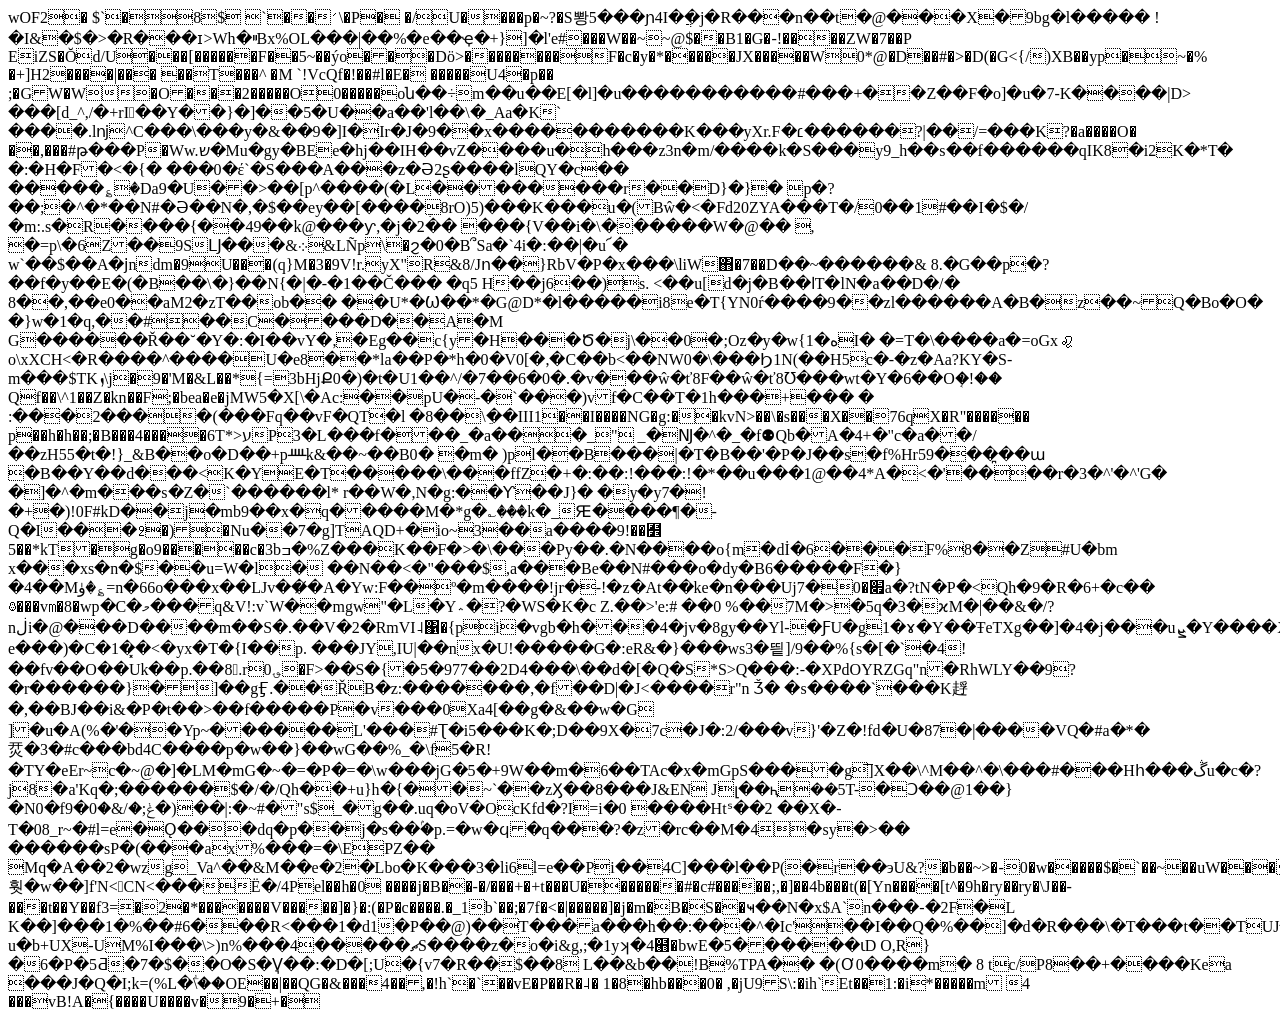
<file: fa-v4compatibility.html>
<html><head></head><body>wOF2�
$`�8$ `��ʹ\�P� �/U����p�~?�S뽱5���ɲ4I�ֲ�j�R���n��t�@���X�9bg�l�����
!�I&�$�>�R���ɪ>Wh�ײBx%OL���|��%�e��ҿ�+}]�l'e#���W��~~@$��B1�G�-!����ZW�7��P	EiZS�Ŏd/U���[������F��5~��ýo���Dö>��������F�c�y�*�����JX�����W0*@�D��#�>�D(�G<{/)XB��yp�~�% �+]H2����|���
��T���^
�M
`!VcQf�!��#l�E�
�����U4�p��
;�GW�W�O���2�����O0�����oն��÷m��u��E[�l]�u�����������#���+��Z��F�o]�u�7-K����|D> ���[d_^,/�+rI��Y��}�]��5�U��a��'l��\�_Aa�K`	
����.lǌ^C���\���y�&��9�]I�Ir�J�9��x�����������K���yXr.F�׆������?|��/=���K?�a����O�
��,���#թ���P�Ww.ש�Mu�gy�BEe�hj��IH��vZ����u�h���z3n�m/����k�S���y9_h��s��f������qIK8�i2K�*T� �:�H�F�<�{� ���0�έ`�S���A���z�Ә2ʂ����lQY�c�� �����؏�Da9�U��>��[p^����(�L��������r��D}�}�
p�?��;�^�*��N#�Ә��N�,�$��ey��<ka(q��2<g=$(�����h��u�rwc=$(da�� �bi�u�Қ="">[����ֶ8rO)5)���K���u�(Bŵ�<�Fd20ZYA���T�/0��1#��I�$�/�m:.s�R����{��49��k@���ƴ,�j�2�� ���{V��i�\������W�@��
, �=p\�6Z��9SǇ���&܀&LÑp\�ϩ�0�B՞Sa�`4i�:��|�u՜�
w`��$��A�ϳndm�9U���(q}M�3�9V!r.yX"R&8/Jո��}RbV�P�x���\liW΋�7��D��~������&	8.�G��p�?��f�y��E�(�B��\�}��N{�|�-�1��Č���
�q5 H��j6��)s.
<��u[d�j�B��اT�lN�a��D�/� 8��,��e0��aM2�zT��ob��
��U*�Ѡ��*�G@D*�l�����i8e�T{YN0ŕ����9��zl������A�B�z��~Q�Bo�O�
�}w�1�q,��#��C����D��A�M
G������Ř��˘�Y�:�I��vY�,�Eg��c{y�H���Ծ�j\��0�;Oz�y�w{1�ەI�
�=T�\����a�=oGx꩗o\xXCH<�R����^����U�e8��*la��P�*h�0�V0[�,�C��b<��NW0�\���Ϧ1N(��H5c�-�z�Aa?KY�S-m���$TKܙ\j�9�'M�&L��*{=3bHjՔ0�)�t�U1��^/�7��6�0�.�v���ŵ�ť8F��ŵ�ť8Ʊ���wt�Y�6��O֚�!��
Qf��\^1��Z�kn��F;�bea�e�jΜW5�X[\�Ac:��pU�-�`���)vf�C��T�1h���+���
� :���2����(���Fq��vF�QT�l �8��\ֵ��III1��I����NG�g:��kvN>��\�s���X��76qX�R"������	p��h�h��;�B���4����6T*>עP3�L���f���_�a���_"
_�Ǌ�^�_�f⚉Qb�A�4+�"c�a��/��zН55�t�!}_&B��o�D��+pᚉk&��~��B0� �m�	)pl��B���|�T�B��'�P�J��s�f%Hr59���̪��ա
�B��Y��d���<K�YE�T�����\���ffZ�+�:��:!���:!�*��u���1@��4*A�<�'����r�3�^'�^'G�	�]�^�m���s�Z�`������l*
r��W�,N�g:��Ƴ��J}�	�y�y7�!�+�)!0F#kD��j�mb9��x�q�����M�*g�؎���k�_Ԙ����¶�-Q�I���߶�)�Nu��7�g]TAQD+�io~3��a����9﻾��!��5*kT�g�o9�����c�3bߏ�%Z���K��F�>�\���Py��.�N����o{m�dİ�6���F%8��Z#U�bm
x���xs�n�$��u=W�l� ��N��<�"���$,a���Be��N#���o�dy�B6�����F�}�4��Mۈ�؏=n�66o���x��LJv��̸�A�Yw:F��º�m����!jr�-!�z�At��ke�n���Uj׏�0�7a�?tN�P�<Qh�9�R�6+�c��	߷���vՠ�8�wp�C�މ���q&V!:v`W��mgw"�L�Y؞�?�WS�K�c	Z.��>'e:# ��0
%��7M�>�5q�3�ϰM�|��&�/?nڶi�@���D����m��S�.��V�2�RmVI˨΁�{pi�vgb�h���4�jv�8gy��Yl-�ƑU�g1�ɤ�Y��ŦeTXg��]�4�j���uܨ�Y����Xgu�k��V��֥���M,p���|6[���{1Tݴ
e���)�C�1�͓�<�yx�T�{I��p.
���JY,IU|��nx�U!�����G�:eR&�}���ws3�띝]/9��%{s�[�`�4!��fv��O��Uk��p.��8󅖡.r؈0�F>��S�{�5�977��2D4���\�ׁ�d�[�Q�S*S>Q���:-�XPdOYRZGq"n�RhWLY��9?�r������}�]��gӺ.��ŘB�z:�������,�f��D|�J<����r"n	Ǯ�
�s����`���K䞯�,��BJ��i&�P�t��>��f�����P�v���0Xa4[��g�&��w�G
]�u�A(%�'��Yp~������L'���#Ʈ�i5���K�;D��9X�7c�J�:2/���v}'�Z�!fd�U�87�|����VQ�#a�*�烎�3�#c���bd4C����p�w��}��wG��%_�\f5�R!�TY�eEr~c�~@�]�LM�mG�~�=�P�=�\w���jG�5�+9W��m�6��TAc�x�mGpS����g͞]X��\^M��^�\���#���Hһ���ڴu�c�?j8�a'Kq�;������$�/�/Qh��+u}h�{��~`��zӼ��8���J&EN
Jլ��ԧ��5T-�Ɔ��@1��}�N0�fݟ;�/&�0�9�)��|:�~#�"s$_�g��.uq�oV�OcKfd�?I=i�0
����Htˢ��2
��X�-T�08_r~�#l=e�Ǫ���dq�p��j�s��ۢ�p.=�w�ϥ�q���?�z�rc��M�4�sy�>�� ������sP�(���ax%���=�\EPZ��	Mq�A��2�wzg_Va^��&M��e�2�Lbo�K���3�li6l=e��Pi��4C]���l��P(�r��эU&?�b��~>�-0�w�����$�`��~��uW���p�Wo8�^:��o�훳�w��]f'N<񐉉CN<���Ё�/4Pel��h�0	����j�B��-�/���+�+t���U�������#�c#�����;,�]��4b���t(�[Yn����[t^�9h�ry��ry�\J��-���t��Y��f3=�2�*�������V�����]�}�:(�P�c����.�_1b`��;�7f�<�|�����]�j�m�B�S��ҹ��N�x$A`n���-�2F�L
K��]���1�%��#6���R<���1�d1�P��@)��T���a���h��:���^�Ic'��I��Q�%��]�d�R���\�T���t��TUJ�J������q+QNkt�
u�b+UX-UM%I���\>)n%���4�����ޗS����z�o�i&g,;�1yʞ�4๫�bwE�5������ɩD
O,R}�6�P�5Ƌ�7�$��O�S�V͉��:�D�[;U�{v7�R��$��8
L��&b��!B%TPA�� �(Ơ0����m�
8

tc/P8��+����Kea
	���J�Q�I;k=(%L�ؖ\��OE��|��QG�&���4��,�!h`�`��vE�P��R�˨�	1�8�hb���0�	,�jU9S\:�ih`Et��1:�i*�����m
4 ���vB!A�{����U����v�9�+�</ka(q��2<g=$(�����h��u�rwc=$(da��></body></html>
</file>
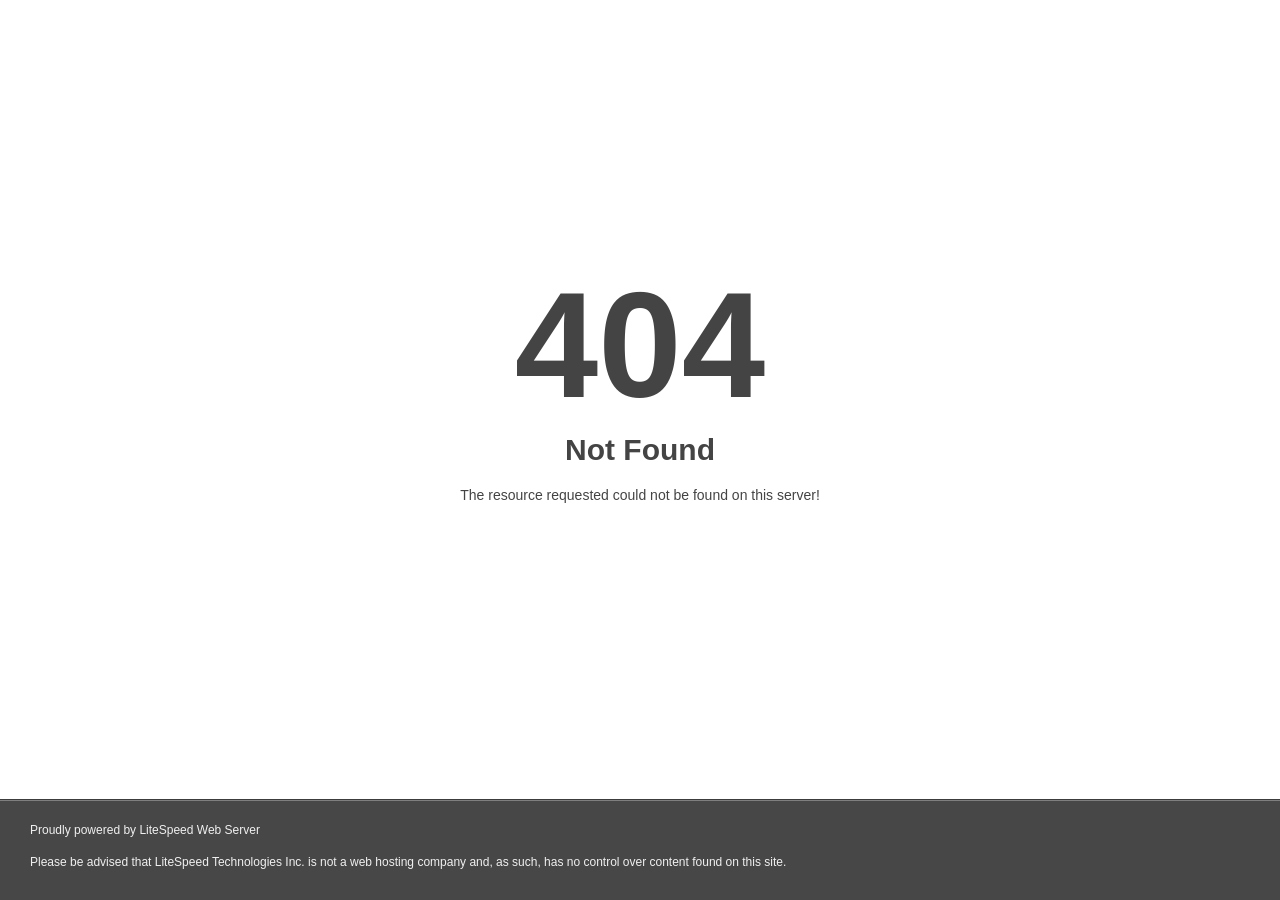
<file: font-awesome.min.html>
<!DOCTYPE html><html style="height:100%"><head>
<meta name="viewport" content="width=device-width, initial-scale=1, shrink-to-fit=no">
<title> 404 Not Found
</title><style>@media (prefers-color-scheme:dark){body{background-color:#000!important}}</style></head>
<body style="color: #444; margin:0;font: normal 14px/20px Arial, Helvetica, sans-serif; height:100%; background-color: #fff;">
<div style="height:auto; min-height:100%; ">     <div style="text-align: center; width:800px; margin-left: -400px; position:absolute; top: 30%; left:50%;">
        <h1 style="margin:0; font-size:150px; line-height:150px; font-weight:bold;">404</h1>
<h2 style="margin-top:20px;font-size: 30px;">Not Found
</h2>
<p>The resource requested could not be found on this server!</p>
</div></div><div style="color:#f0f0f0; font-size:12px;margin:auto;padding:0px 30px 0px 30px;position:relative;clear:both;height:100px;margin-top:-101px;background-color:#474747;border-top: 1px solid rgba(0,0,0,0.15);box-shadow: 0 1px 0 rgba(255, 255, 255, 0.3) inset;">
<br>Proudly powered by LiteSpeed Web Server<p>Please be advised that LiteSpeed Technologies Inc. is not a web hosting company and, as such, has no control over content found on this site.</p></div>
</body></html>
</file>
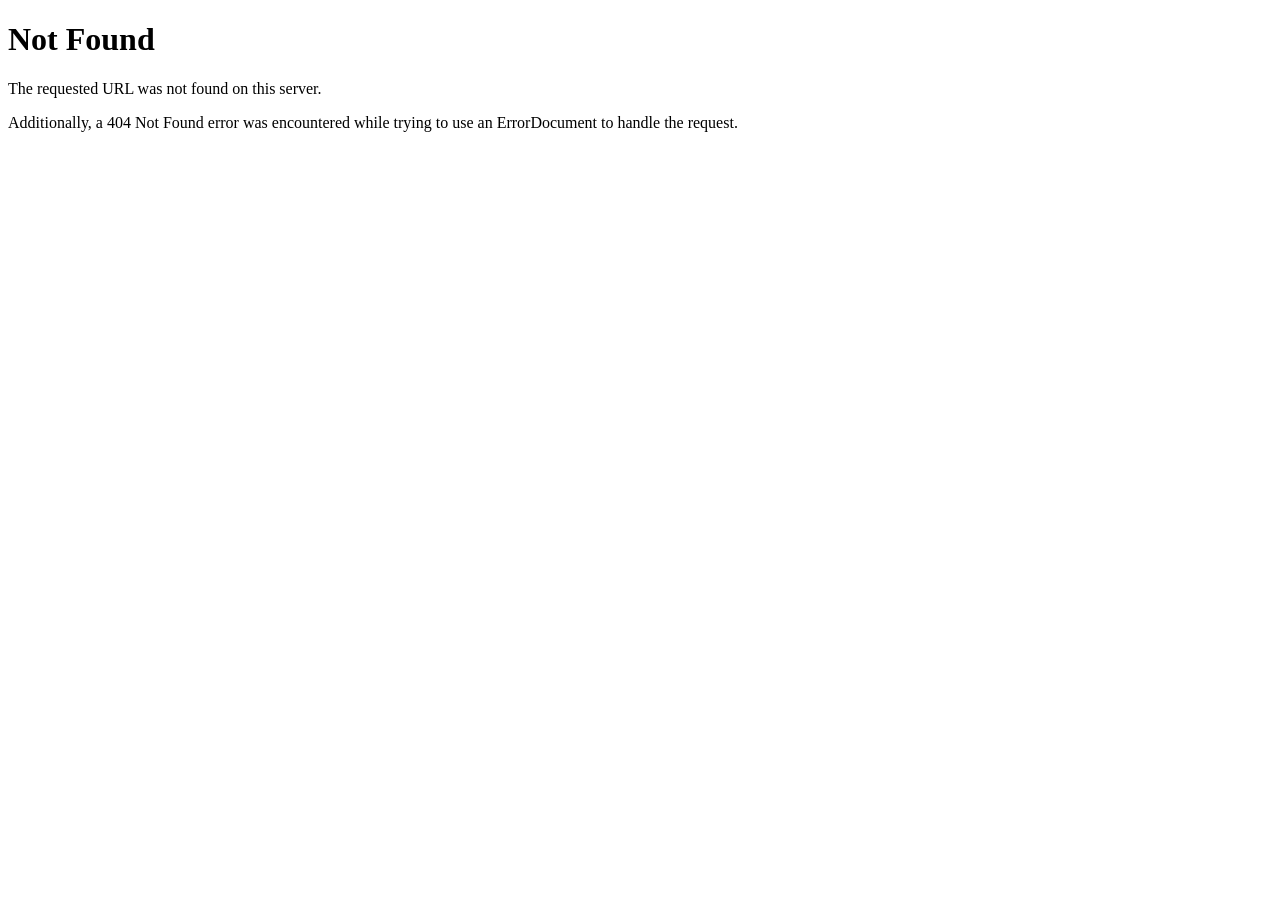
<file: font-awesome.min_1.html>
<!DOCTYPE html><html><!-- Mirrored from planodesaude.ltd/maxcdn.bootstrapcdn.com/font-awesome/4.5.0/css/font-awesome.min.html by HTTrack Website Copier/3.x [XR&CO'2014], Fri, 13 Jun 2025 15:01:41 GMT --><!-- Mirrored from unicorretorasa.ltd/maxcdn.bootstrapcdn.com/font-awesome/4.5.0/css/font-awesome.min.html by HTTrack Website Copier/3.x [XR&CO'2014], Thu, 24 Jul 2025 21:04:07 GMT --><head>
<title>404 Not Found</title>
</head><body>
<h1>Not Found</h1>
<p>The requested URL was not found on this server.</p>
<p>Additionally, a 404 Not Found
error was encountered while trying to use an ErrorDocument to handle the request.</p>





</body><!-- Mirrored from planodesaude.ltd/maxcdn.bootstrapcdn.com/font-awesome/4.5.0/css/font-awesome.min.html by HTTrack Website Copier/3.x [XR&CO'2014], Fri, 13 Jun 2025 15:01:41 GMT --><!-- Mirrored from unicorretorasa.ltd/maxcdn.bootstrapcdn.com/font-awesome/4.5.0/css/font-awesome.min.html by HTTrack Website Copier/3.x [XR&CO'2014], Thu, 24 Jul 2025 21:04:07 GMT --></html>
</file>
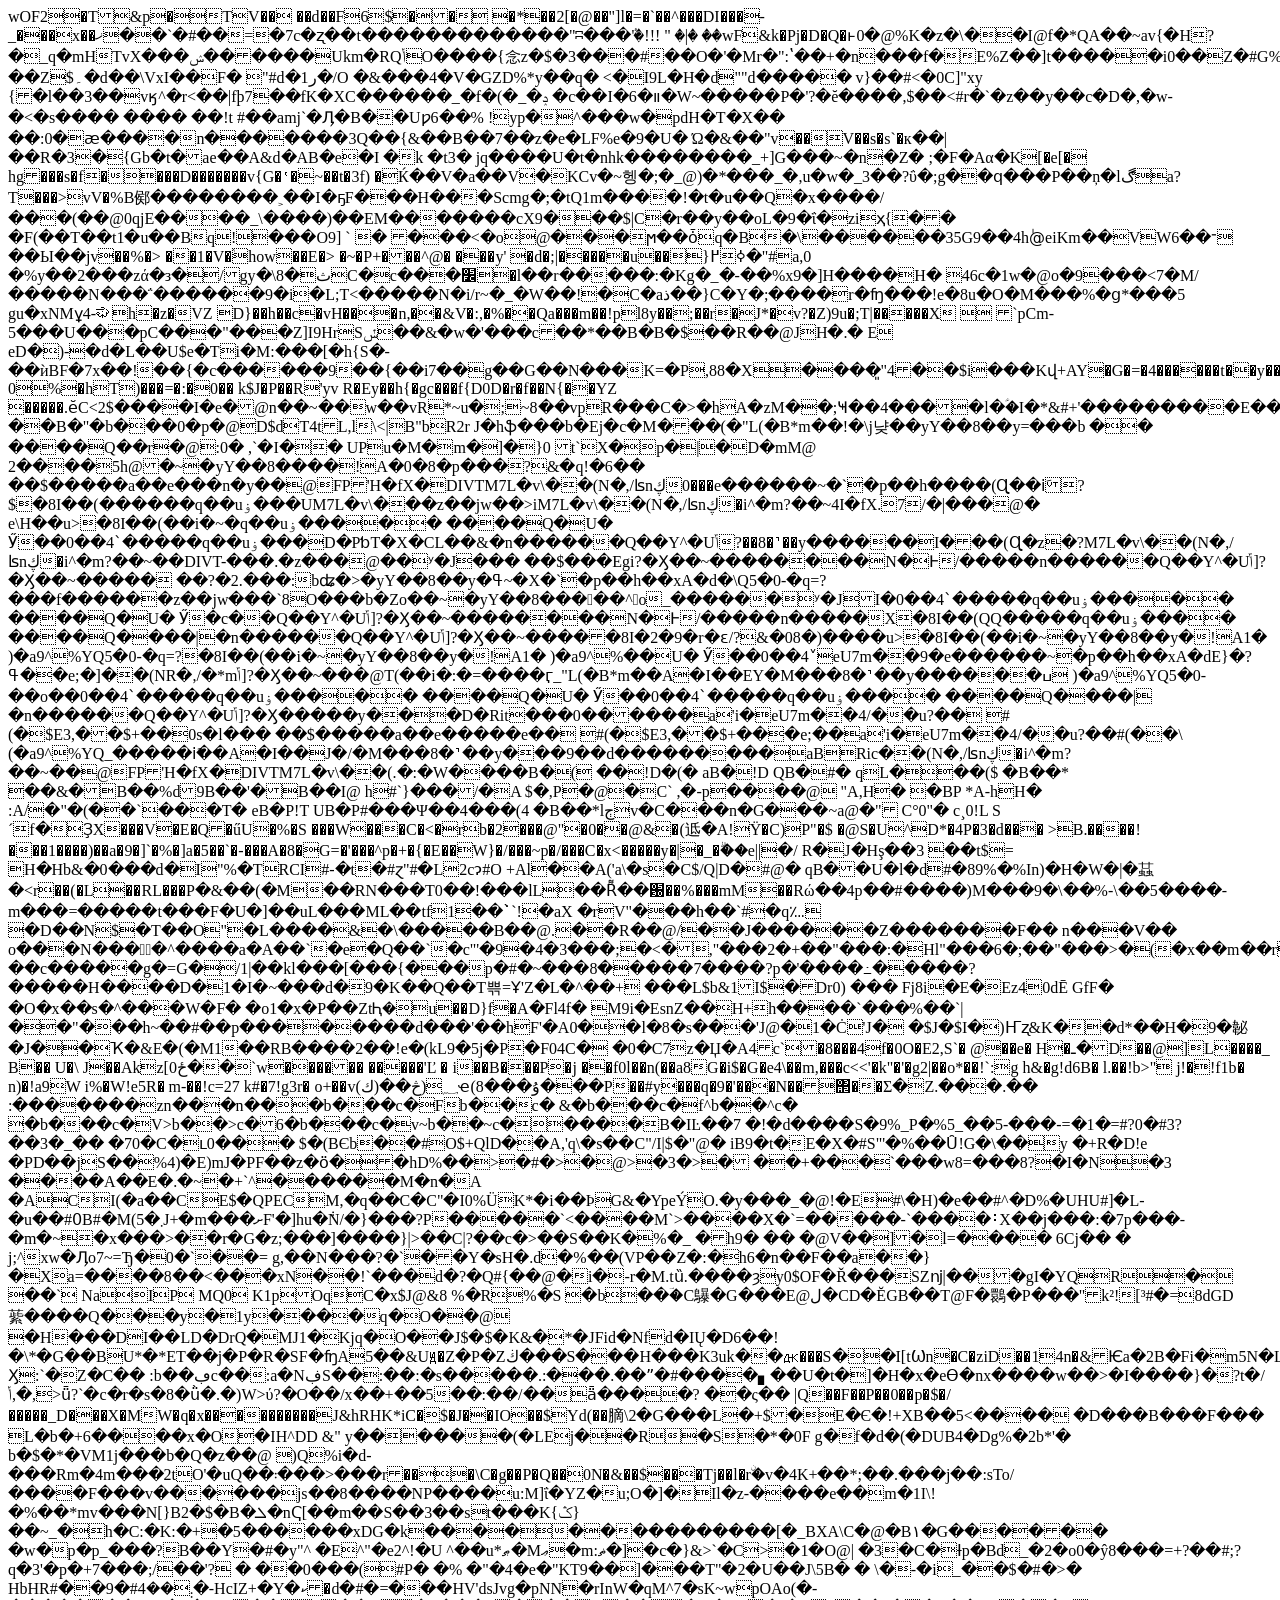
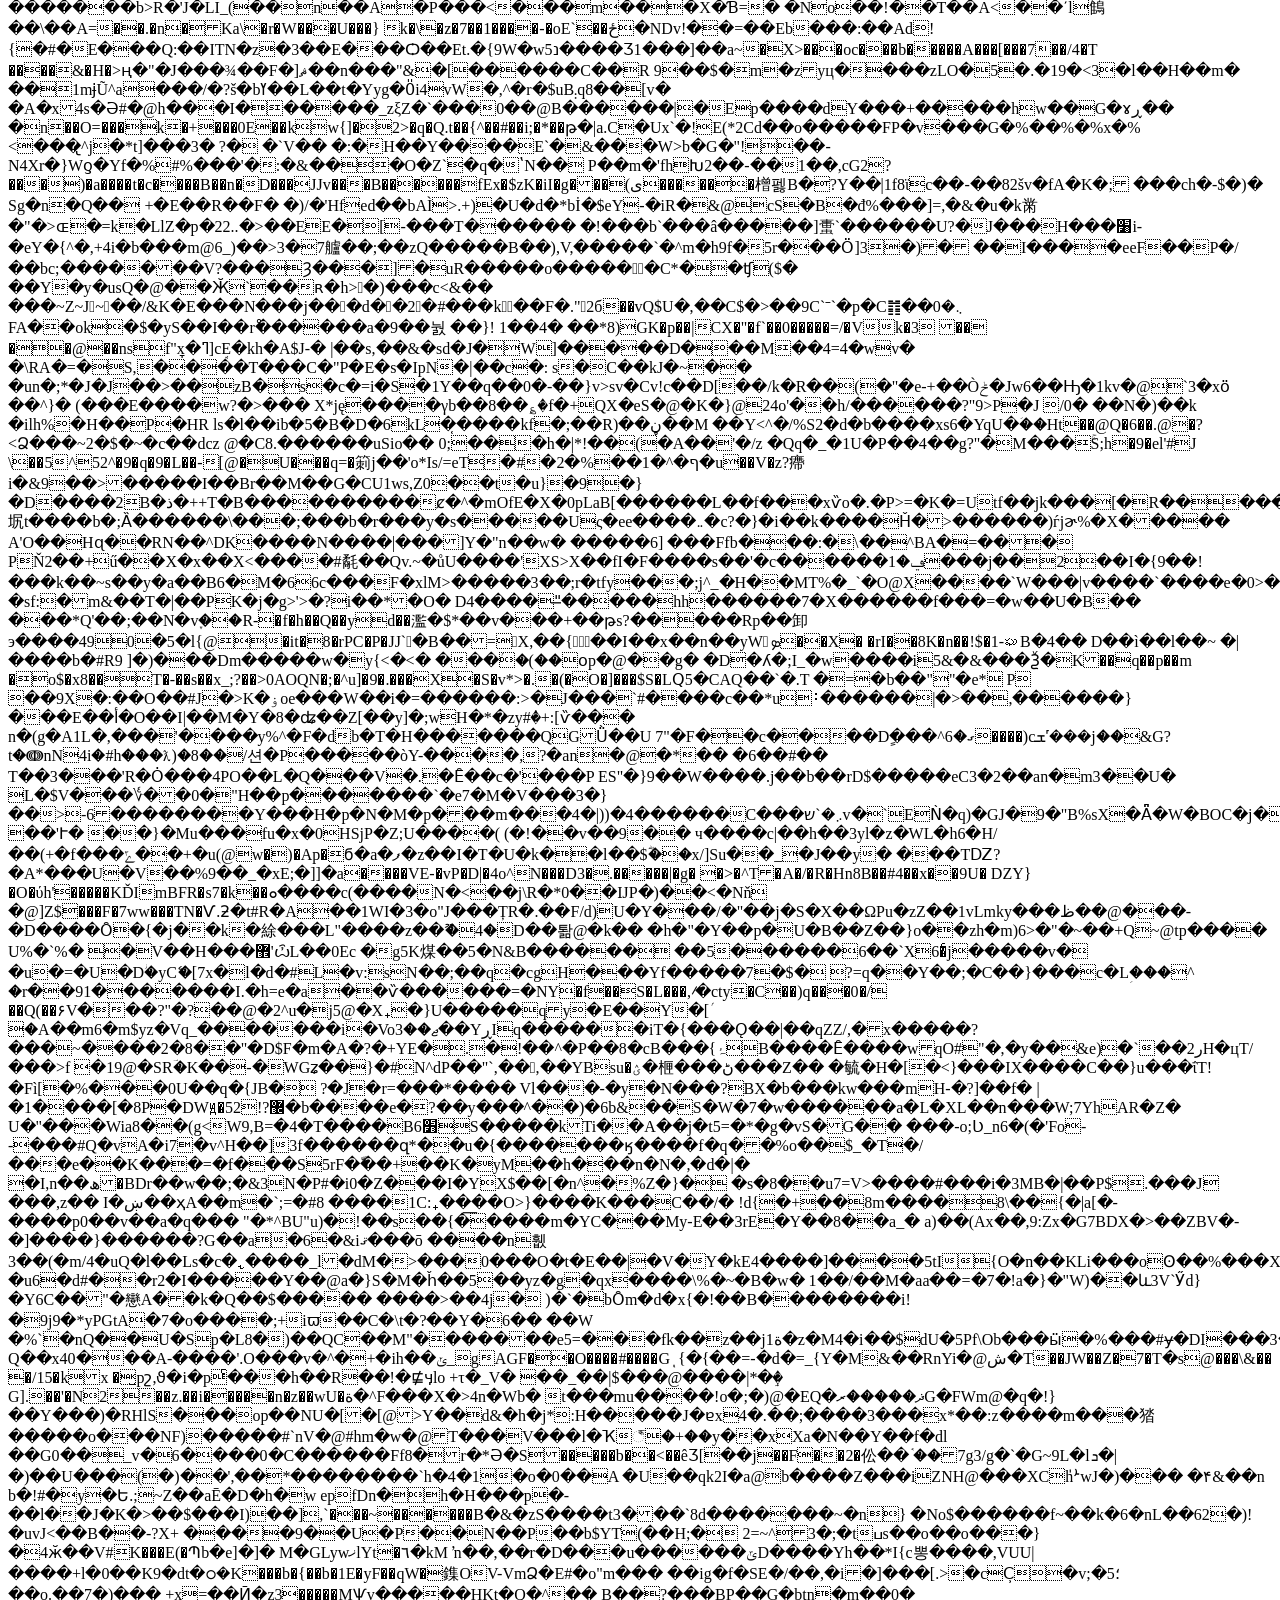
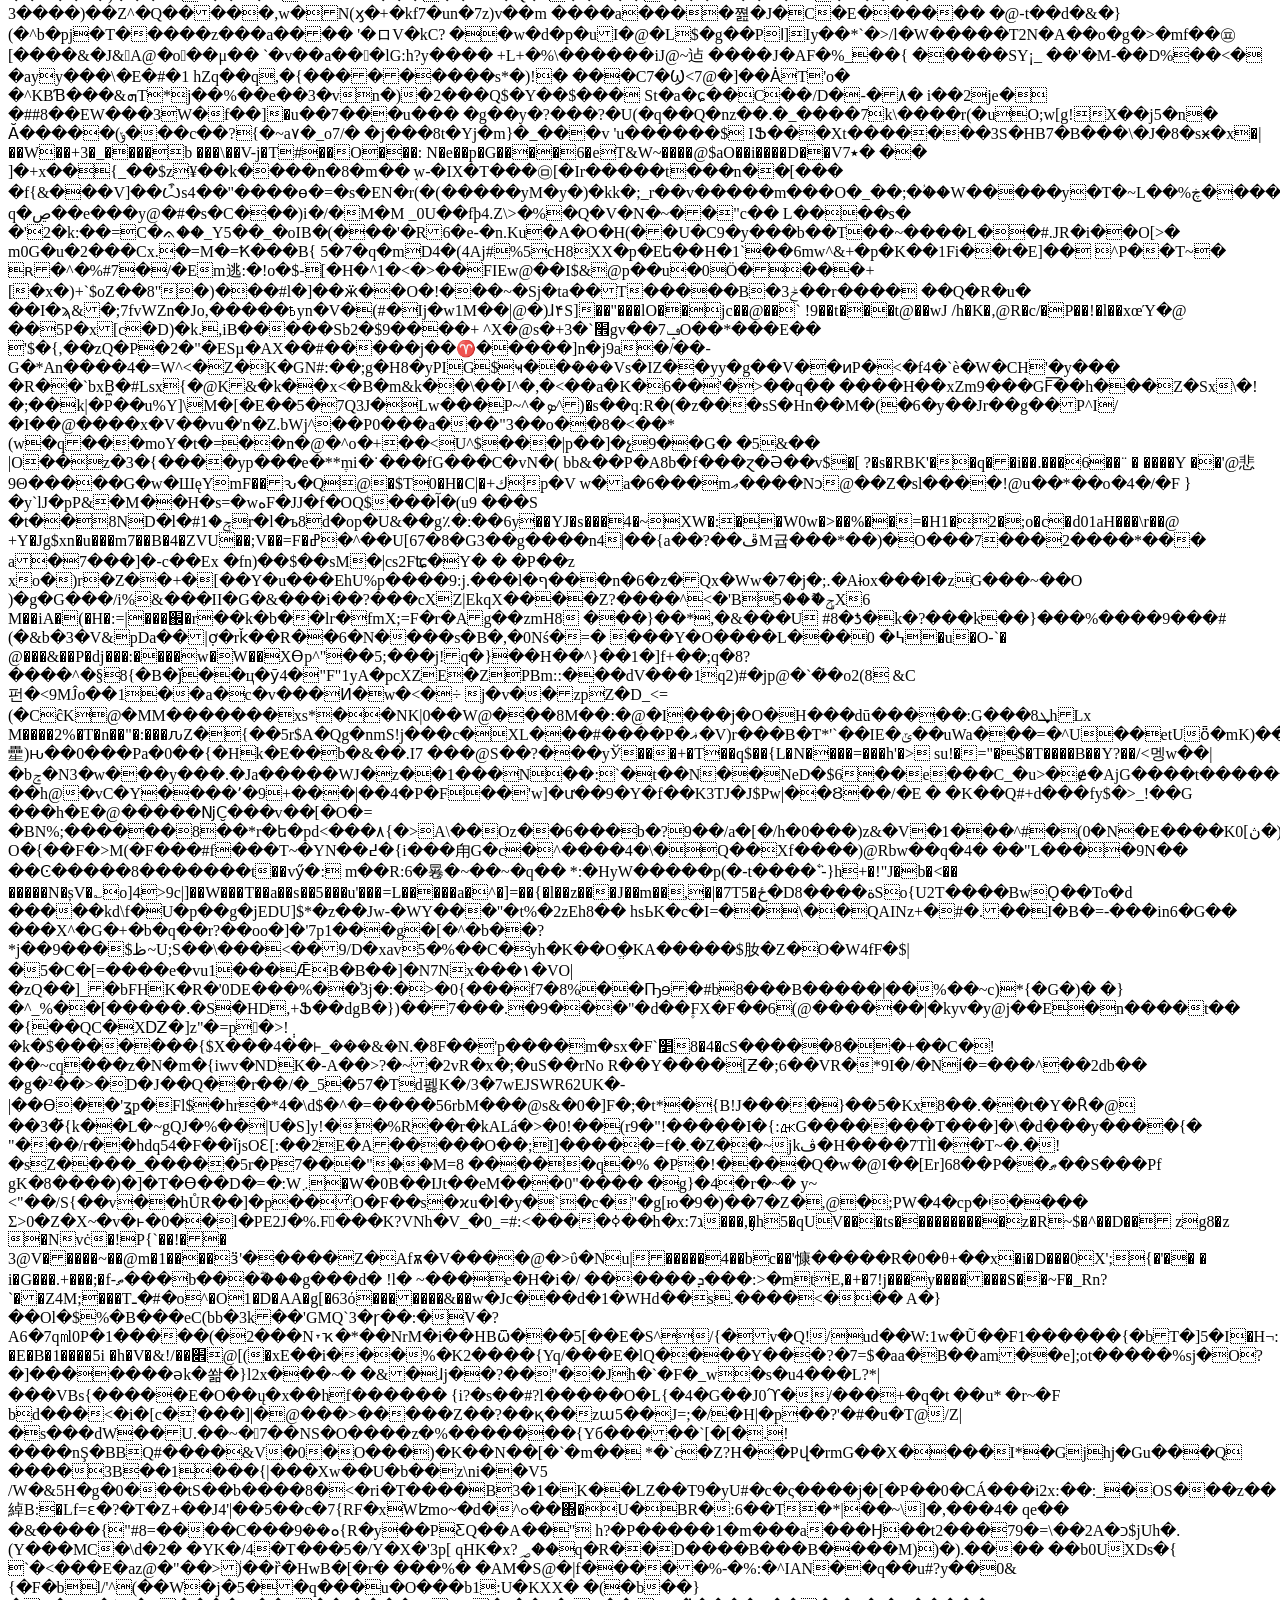
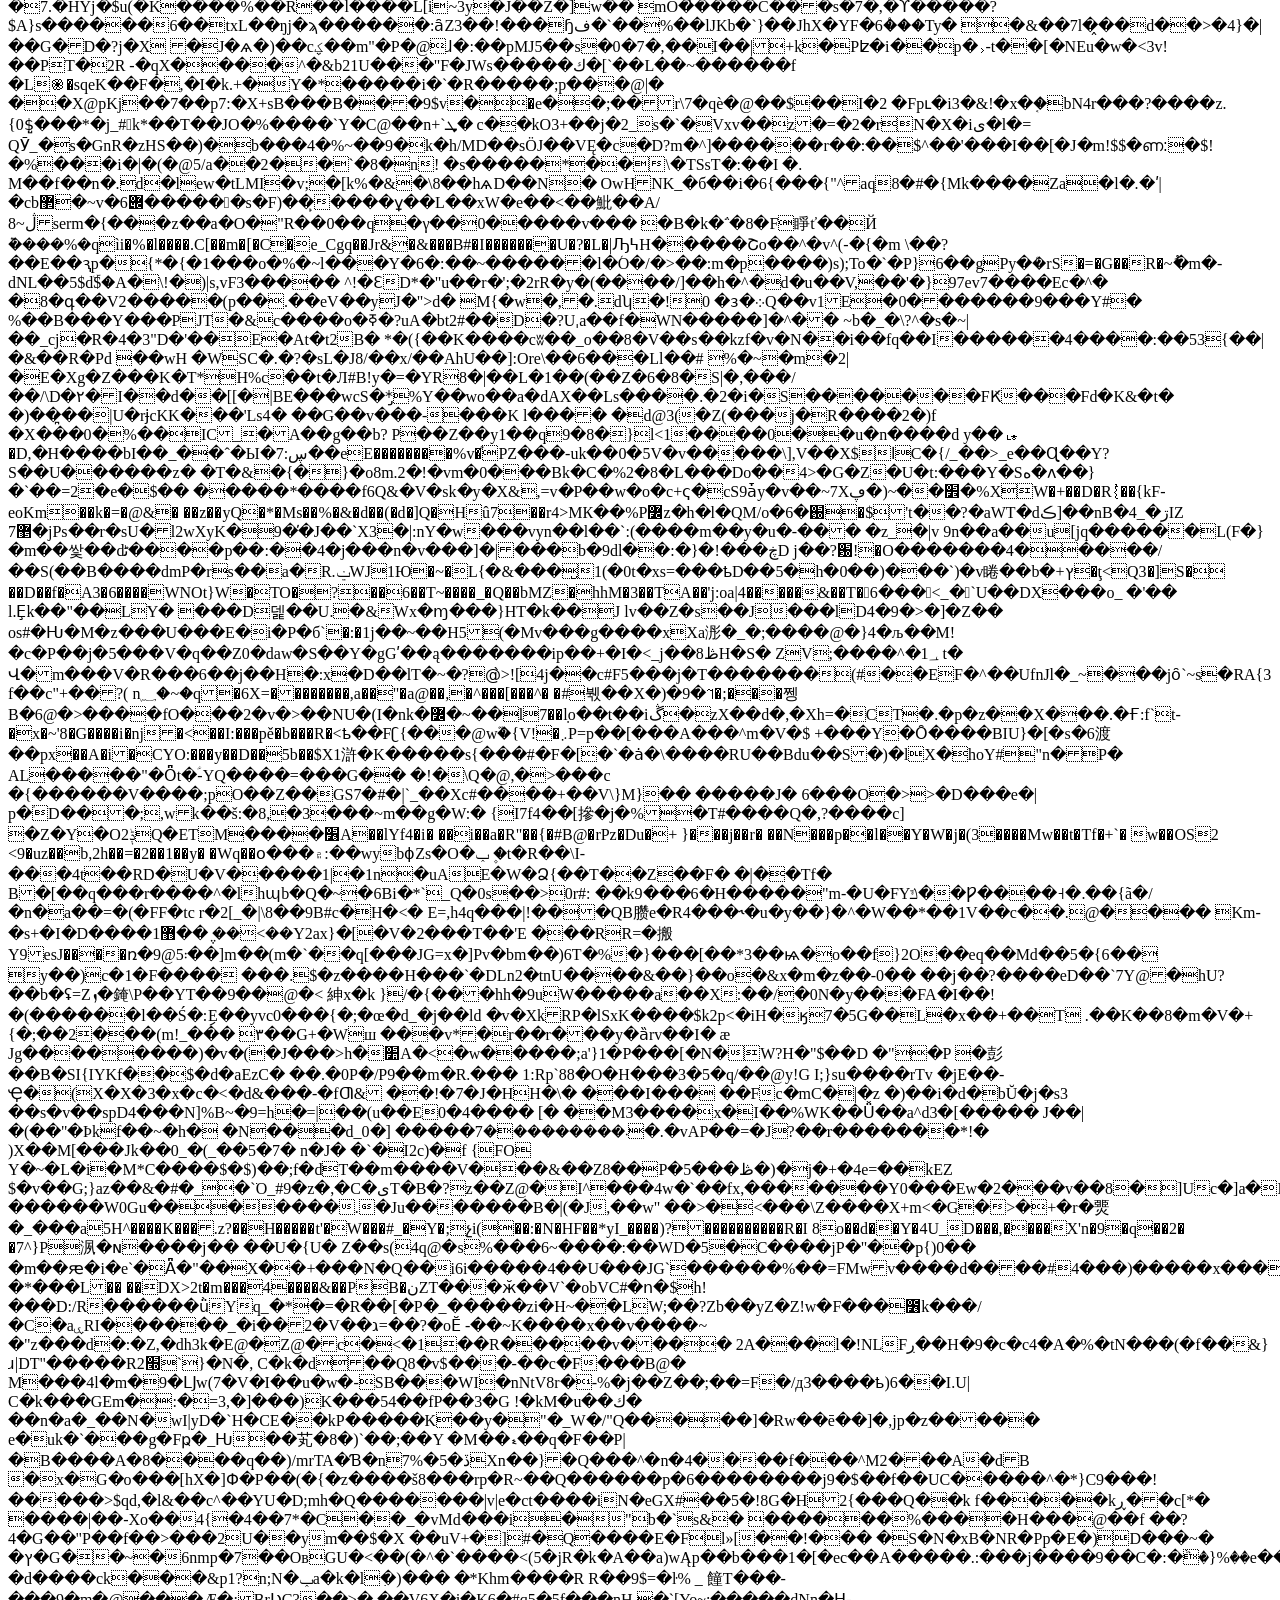
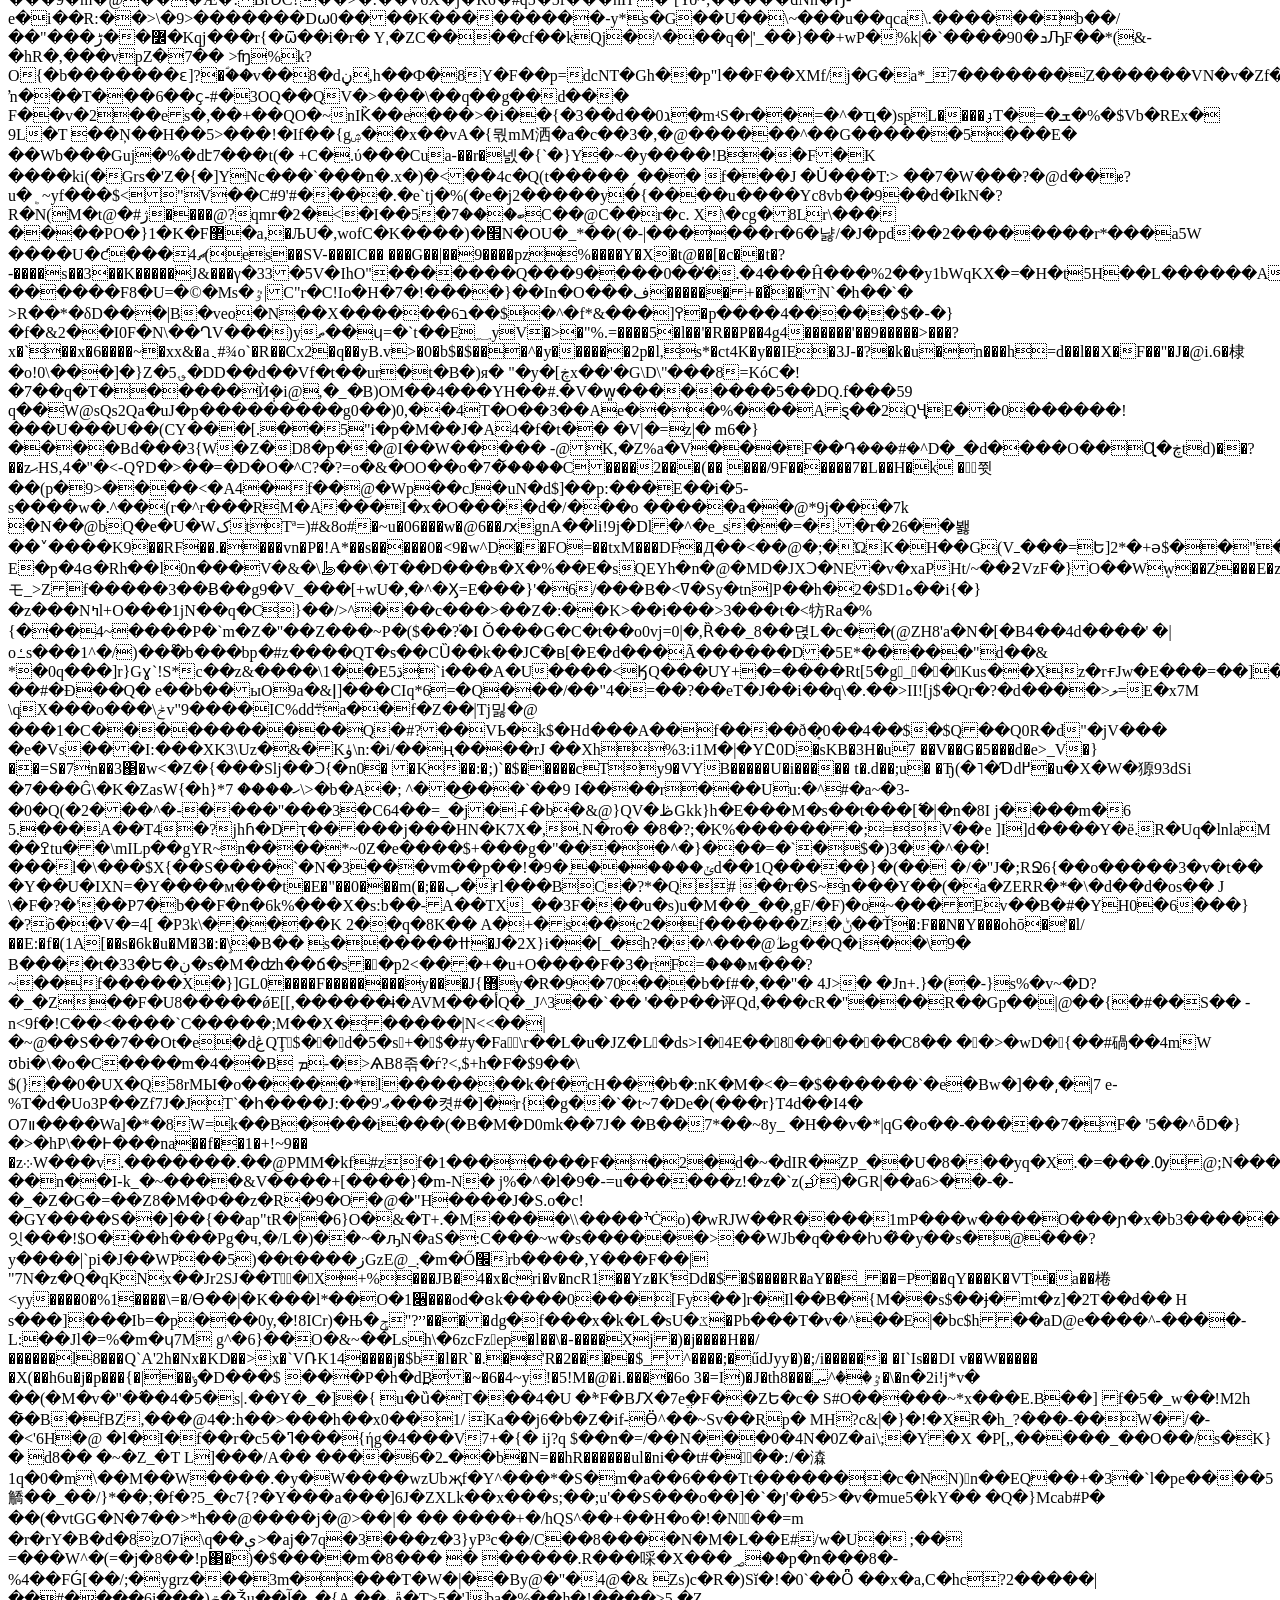
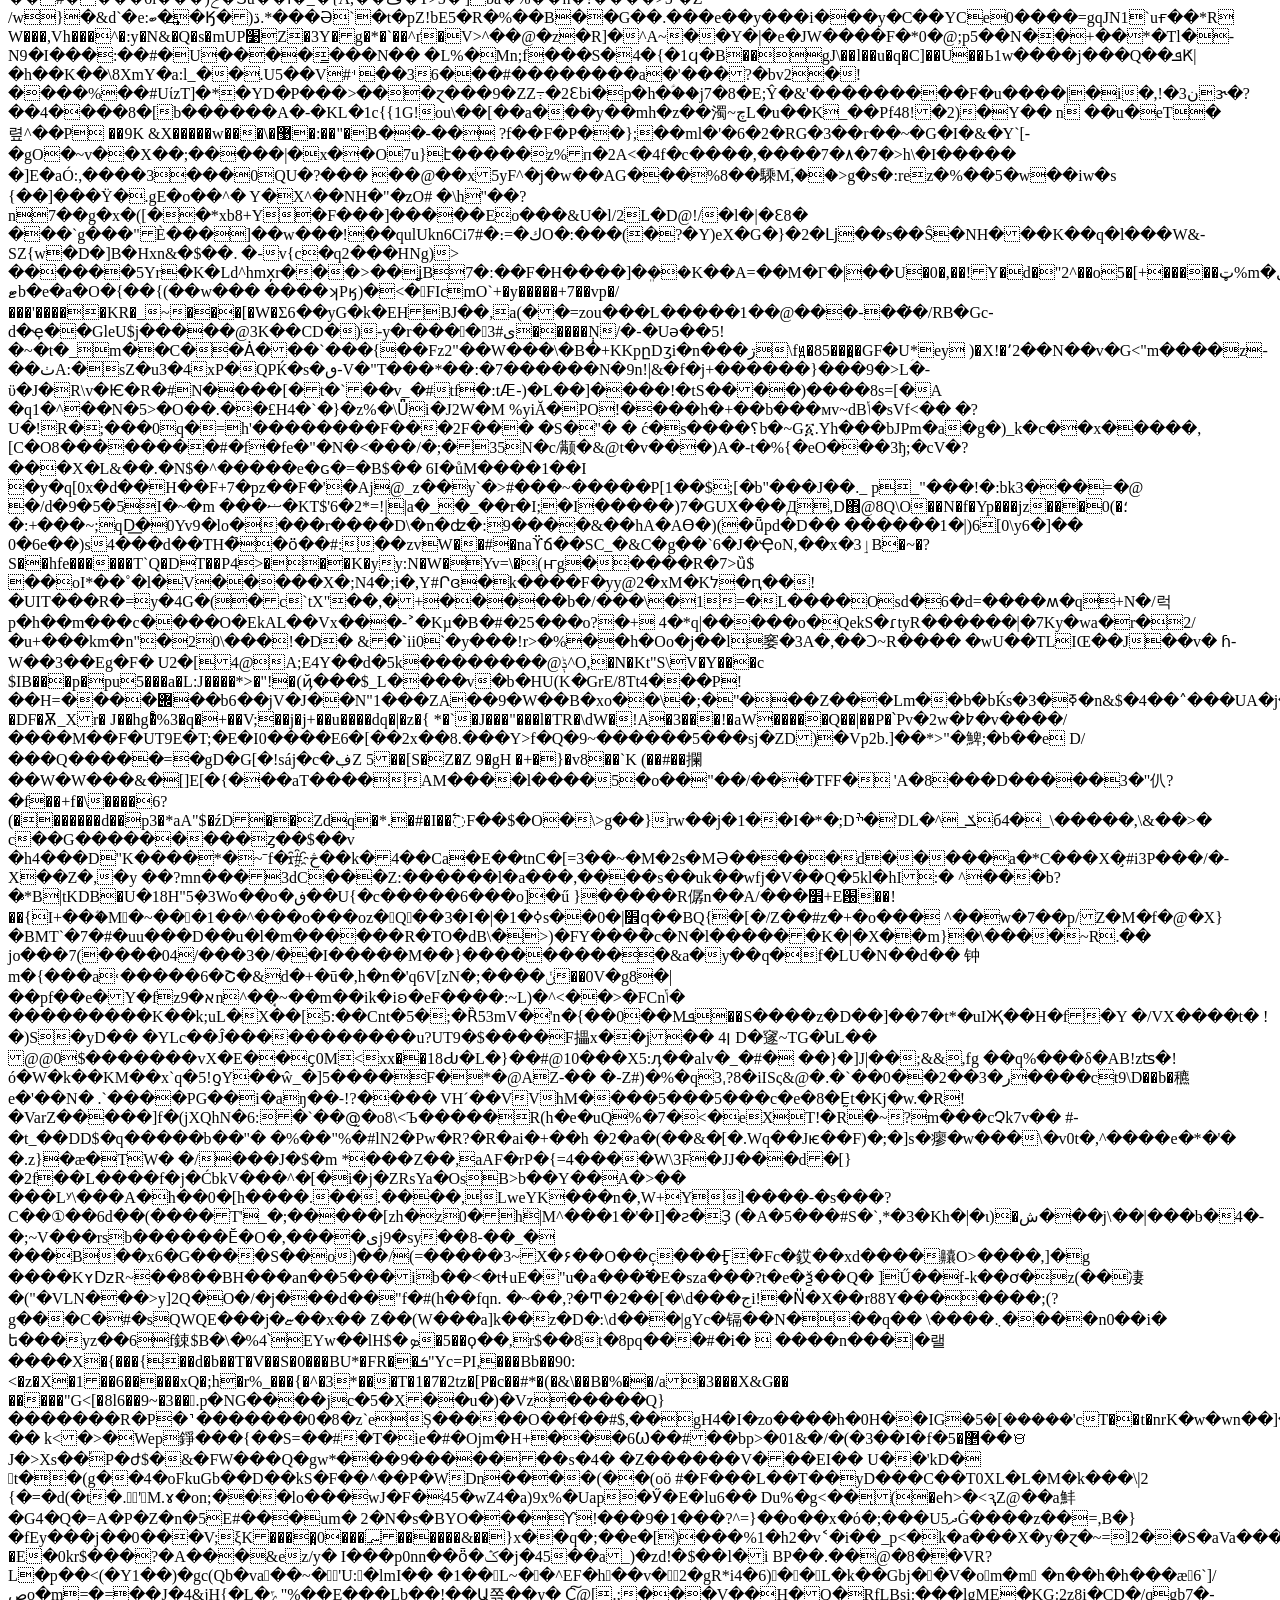
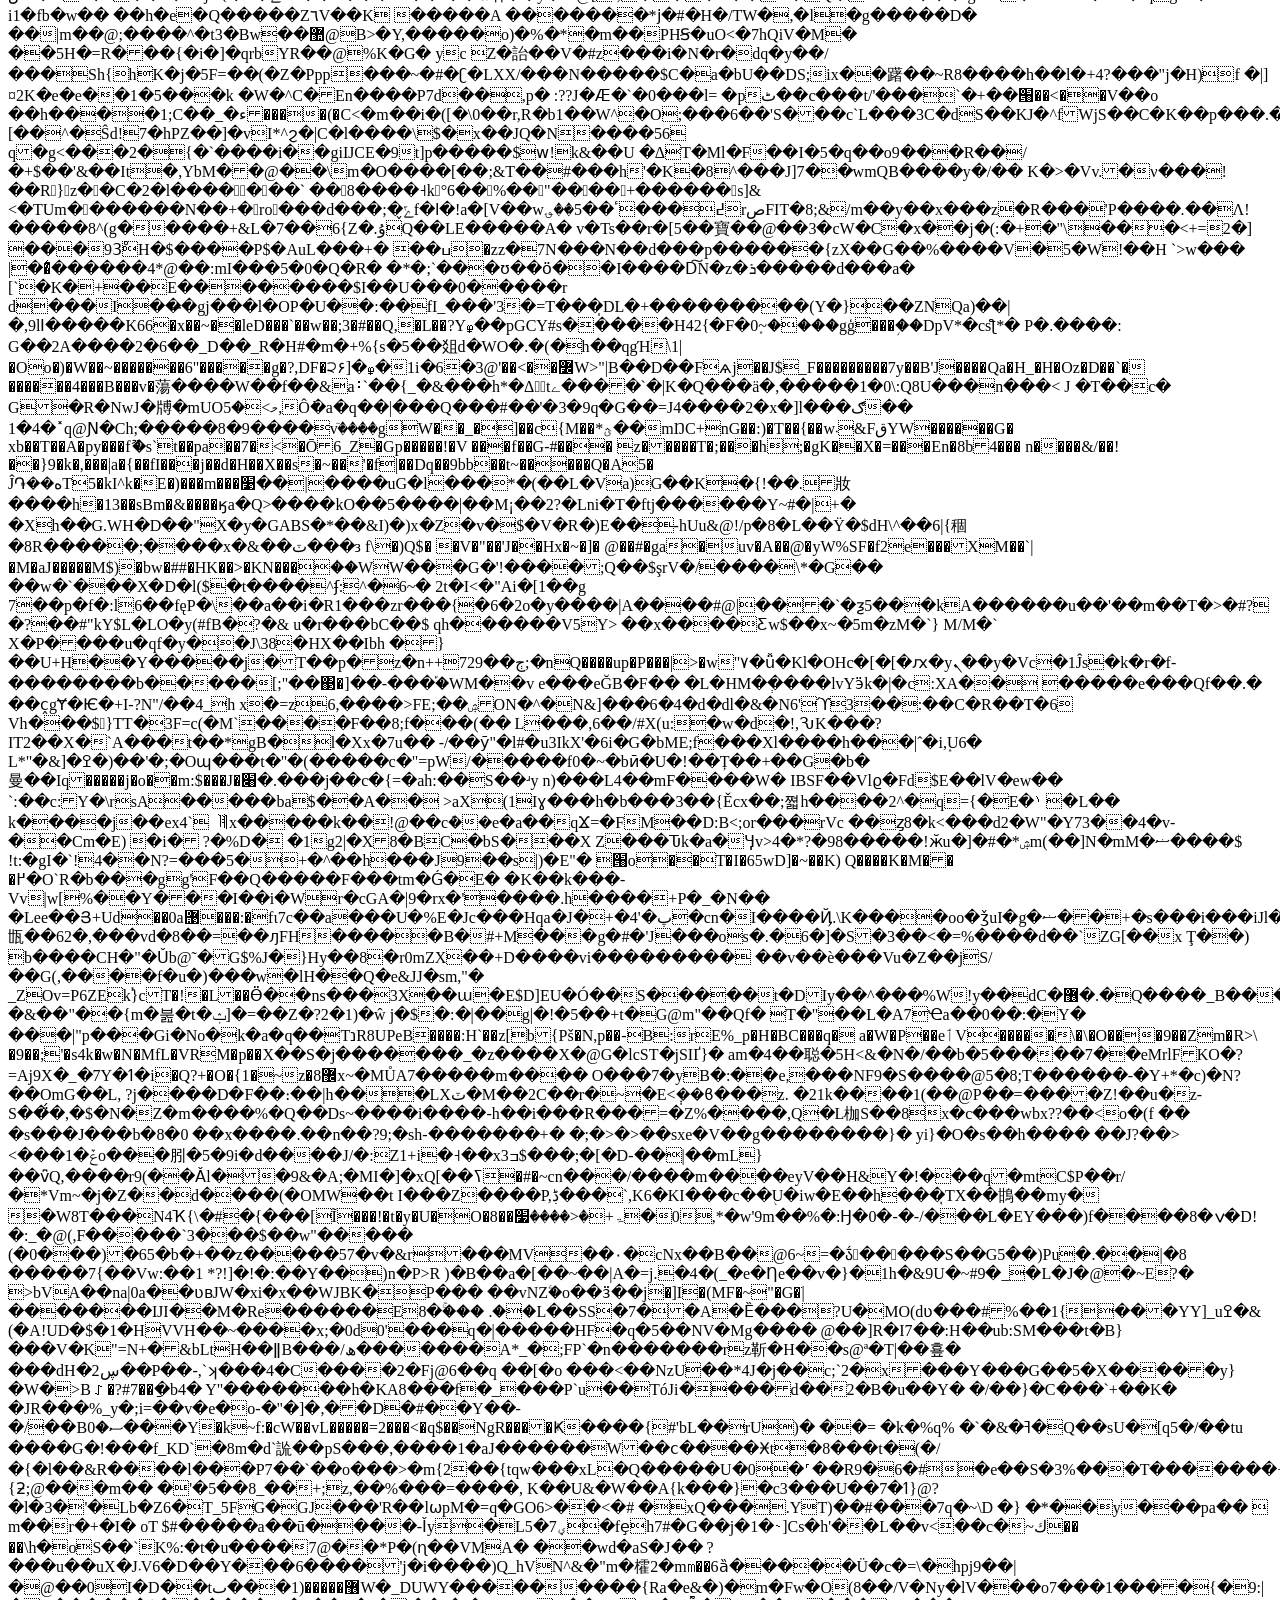
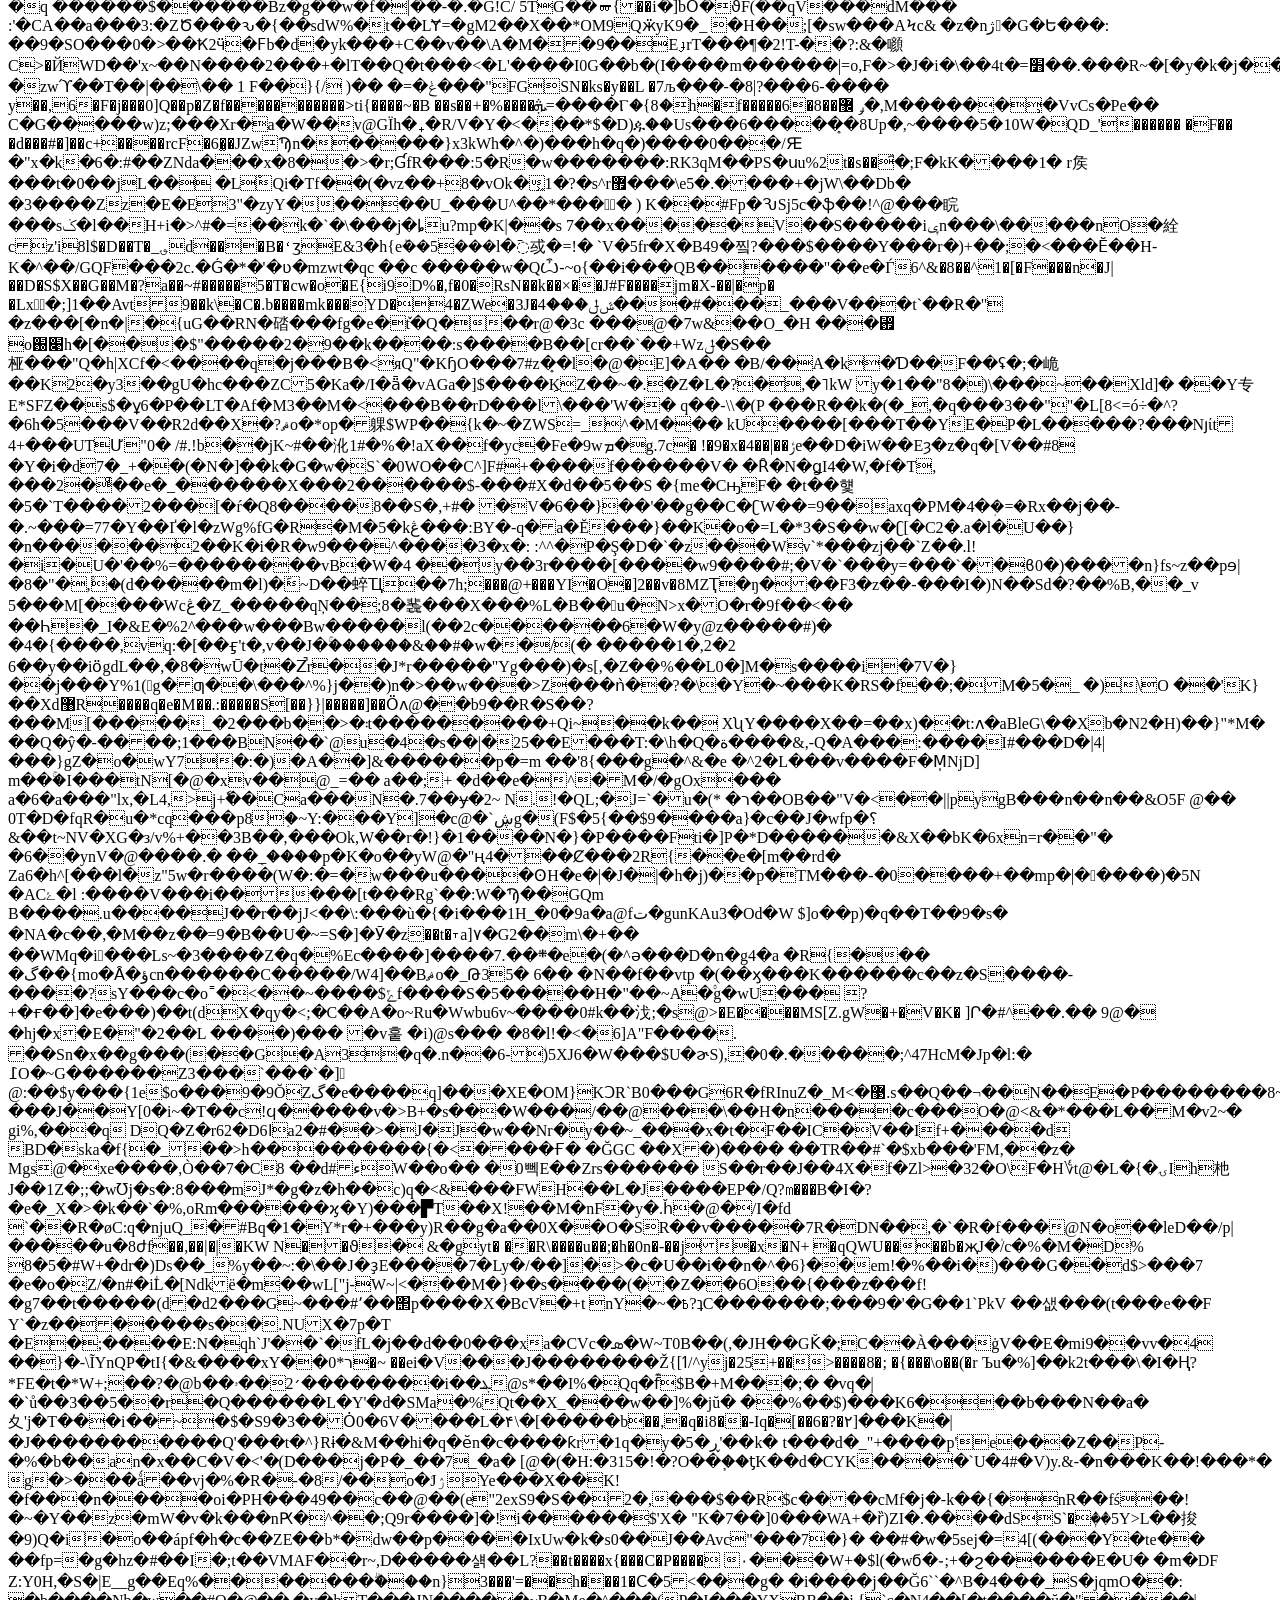
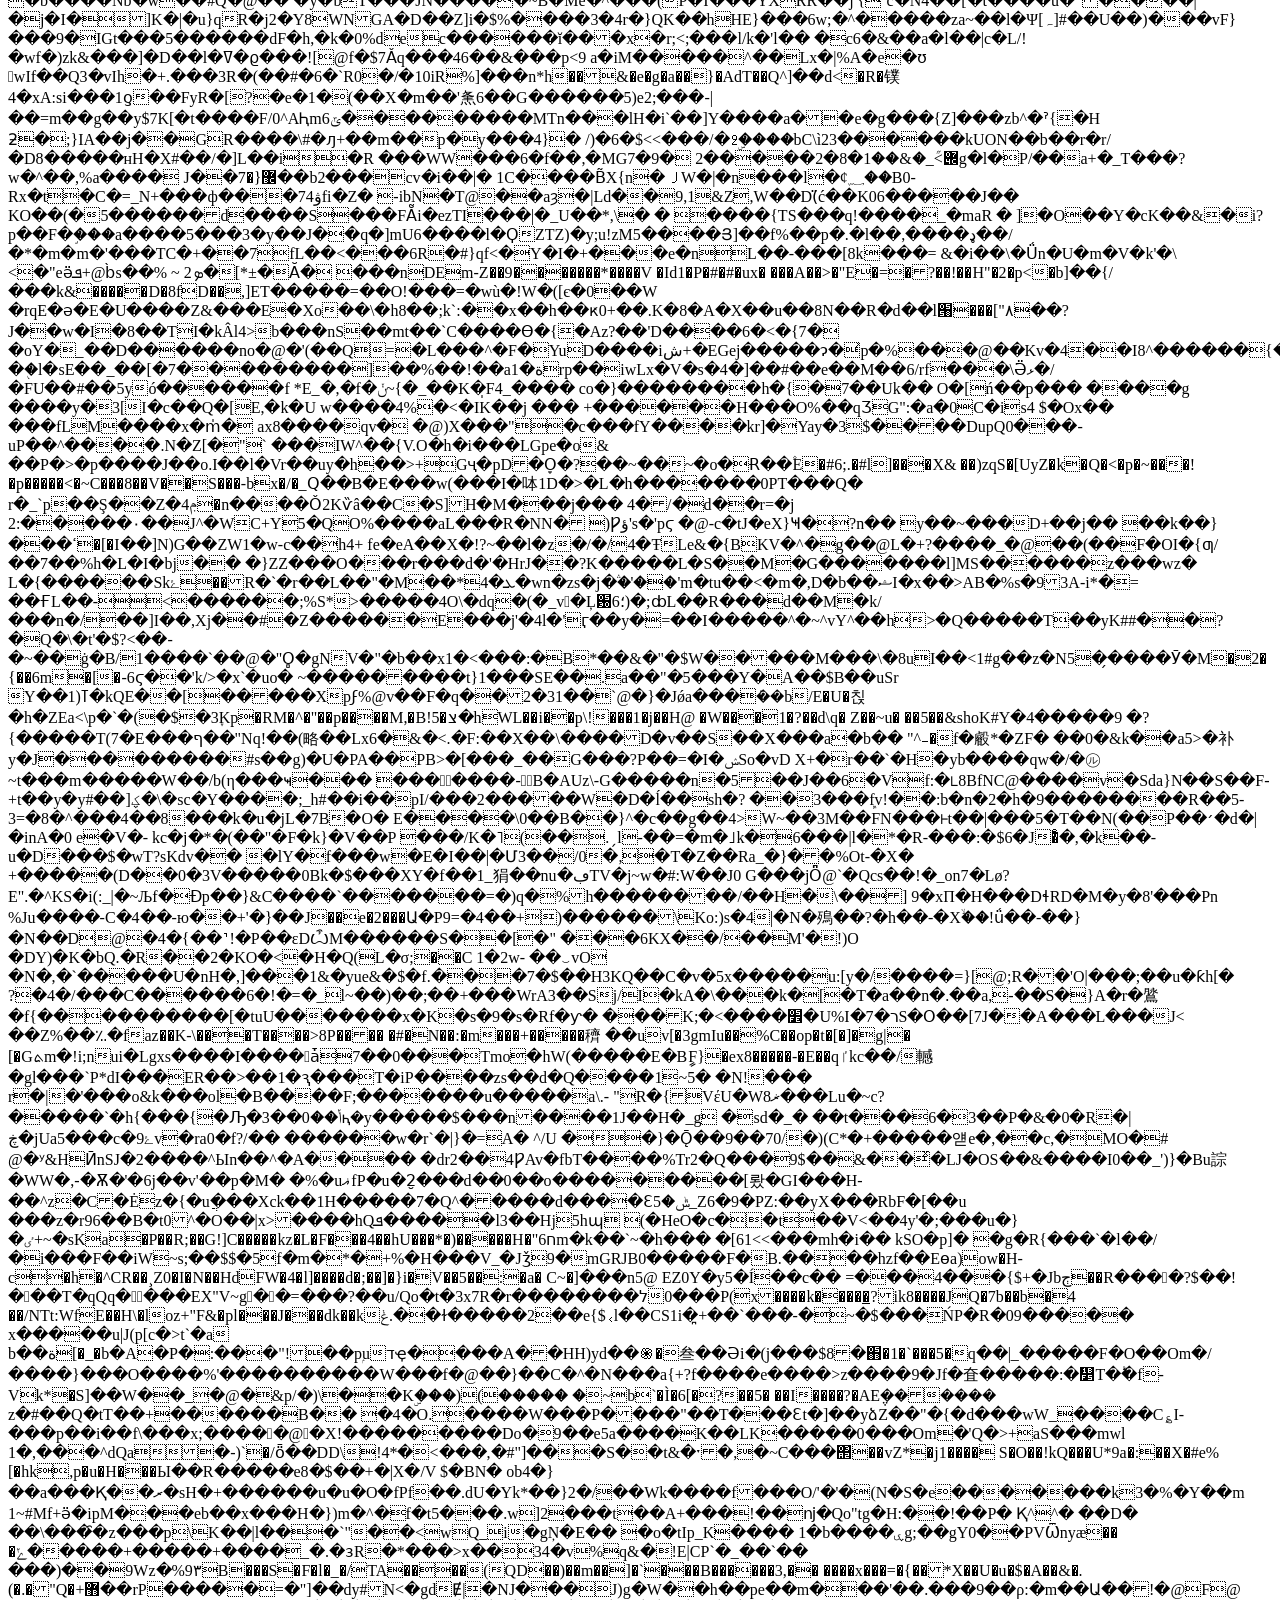
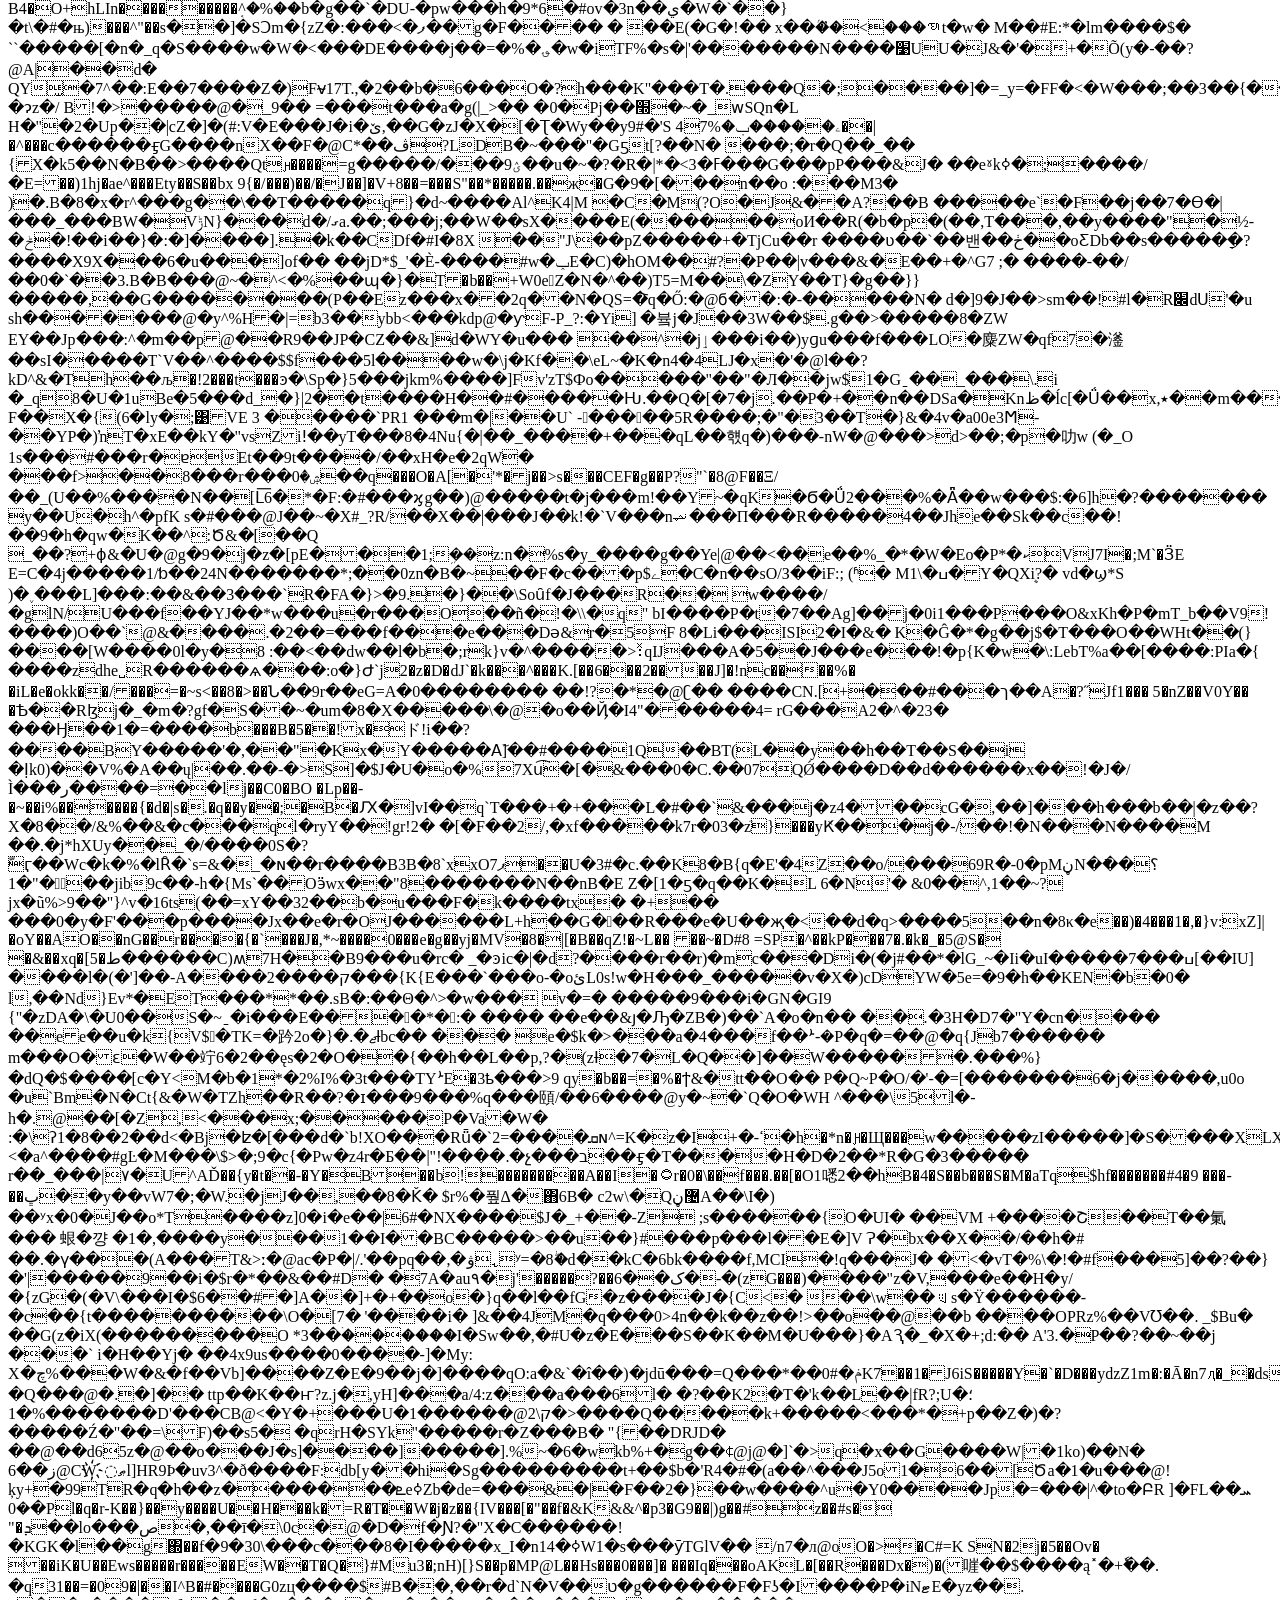
<file: remixicondf6ddf6ddf6ddf6d.html>
<html><head></head><body>wOF2�T&p�TV��
��d��F6$�� �*��2[�@��"]l�=�`��^���DI���-_���x��ޚ��`�#��=�7c�ʐ��t�������������"ʭ���ٝ'�!!!
"
�|� ��wF&k�Pj�D�Q�ͱ0�@%K�z�\��I@f�*QA��~av{�H?�_q�mHTvX���ݾ������Ukm�RQݳO����{念z�$�3���#��O�<y�x�<`-v͎�{ek��v�p�wa[k�54�ὦ�mk���n{i���޷���2�j��*hw��\;(���m��+a���{%kn����%�f��a��v�(*�}�(w���>'�Mr�":ʽ��+�n���f�E%Z��]t�����i0��Z�#G%��۠4���ό��An��_oO�k{�����"S�>'�&B�����N)�L��2�~�[�$Y��גM�c
��Z$۔�d��\VxI��F�	"#d�1ر�/O
�&���4�V�GZD%*y��q� <�I9L�H�d""d�����
v}��#<�0C]"xy
{�l��3��vӄ^�r<��|fþ7��fK�XC������_�f�(�_�ݚ
�c��I�6�װ�W~�����P�'?�ĕ����,$��<#r�`�z��y��c�D�,�w-�<�s����
����	��!t	#��amj`�Ӆ�B��Uƿ6��% !yp�^���w�pdH�T�X��	��:0�ӕ����n�������3Q��{&��B��7��z�e�LF%e�9�U� Ώ�&��"v��V��s�s`�к��|��R�3�{Gb�t�ae��A&d�AB�e�I �k	�t3�
jq����U�t�nhk��������_+]G���~�n�Z�	;�F�Aα�K[�e[�
hg���s�f����D�������v{G�ʽ�~��t�3f)
�Ќ��V�a��V�KCv�~헹�;�_@)�*���_�,u�w�_3��?ΰ�;g��ԛ���P��ņ�lڰa?T���>vV�%B鄇��������˲��I�ҕF���H���Scmg�;�tQ1m����!�t�u��Q�x����/���(��@0qjE����_\����)��EM�������cX9���$|C�r��y��oL�9�ΐ�ziҳ{��
�F(��T��t1�u��Bq!���O9]
` � ���<�o@���ϻ��ȱq�B�\������35G9��4h@ٰeiKm��VW6��־��Ы��jv��%�> ��1�V�֨how��E�> �~�P+���^@�
���y'
�d�;|�����u��}ߦ߂�"#a,0	�%y��2���zά�з�/gy�\ث�8C�c���׼�l��r�����:�Kg�_�-��%x9�]H����H�	46c�1w�@o�9���<7�M/�����N���΅������9�i�L;T<�����N�i/r~�_�W��!�C�aذ��}C�Y�;����r�ʩ���!e�8u�O�M���%�ց*���5 
gu�xNMұ4-ಘh�z�VZ D}��h��c�vH���n,��&V�:,�%��Qa���m��!pl8y��;��r�J*�v?�Z)9u�;T|�����Χ 	`pCm-5���U���pC���"���Z]I9HrSݽ��&�w�'���c��*��B�B�$��R��@JH�.�
E eD�)-�d�L��U$e�Ti�M:���[�h{S�-��ѝBF�7x��!��{�c������9��{��i7��g��G��N���K=�P,88�X����͈"4��$i���Kվ+AY�G�=�4������t��y��B7�^���
0%�hT)���=�:�0�� k$J�P��R'yv	R�Ey��h{�gc���f{<!--?�t9��q���^G���e|Y��]��ҝ���҉ �_�L1^�6����V��H!���� �?�\CS{S �q���f�u���`/�]ĚMd]x�g*�����*�{KAA֠a��ܬ�
b3j׷����a�6�Y�_UyT�՝���Y���Q�
|��Mb�sv�N=�M�ַw���P�Xj2w�u�5
 	L�5+[%pӃ< ���y�=��!� 2� "���-�9v���J큉ac���/������Ø��?z�uf��Ж" ��J+QI{����wh�
"

�F�J��w?��U�՛��m�������5��v�!@b�����D�*#i�Kp��G���f��1�d !q��C*iv���dc�������Mi�.e"���ݔ�^\�L��GDDD�H� ��x�Z���8����'��Cc#�����-��FEs����s�q-->D0D�r�f��N{��YZ �����.ӗC<2$����I�e�@n��~��w��vR*~u�;~8��vpR���C�>�hA�zM��;Ҹ��4����l�ؑ�I�*&#+'���������E��x��D�$�d��T�4�t��L�,�l��\�<�|��B�"�b���0�p�@D$dT4tL,l\<|B"bR2r
J�hֆ���b�Ej�c�M���(�"L(�B*m��!�\j냦��yY��8��y=���b	��	����Q��r�@:0�	,`�I�� UPu�M�m�]�}0 t`X�p�|�D�mM@
2����5h@�~�yY��8����!A�0�8�p���?&�q!�6�� ��$�����a��e���n�y��@FP'H�fX�DIVTM7L�v\��(N�,/ʪnڮ0���e������~�`�p��h����(Ɋ��iَ?$�8I��(������q��uۏ���UM7L�v\���z��jw��>iM7L�v\��(N�,/ʪnڮ�i^�m?��~4I�fX.7/�|���@�	e\H��u>�8I��(��i�~�q��uۏ�����	����Q�U�
Ӳ��0��4ˋ�����q��uۏ���D�PƅT�X�CL��&�n������Q��Y^�Uݴ?��8�˺��y������I���(Ɋ�z�?M7L�v\��(N�,/ʪnڮ�i^�m?��~��DIVT-���.�z���@��ʸ�J��� ��$���Egi?�Ӽ��~��������N�Ͱ/�����n������Q��Y^�Uݴ]?�Ӽ��~����� ��?�2.���:bʥ�>�yY��8��y�ߟ~�X�`�p��h��xA�d�\Q5�0-�q=?���f������z��jw���`8O���b�Zo��~�yY��8�����^o_������ʸ�JI�0��4ˋ�����q��uۏ�����	����Q�U�
Ӳ�c��Q��Y^�Uݴ]?�Ӽ��~��������N�Ͱ/�����n�����X�8I��(QQ�����q��uۏ����	����Q����|�n������Q��Y^�Uݴ]?�Ӽ��~�����8I�2�9�r�ɛ/?&�08�)����u>�8I��(��i�~�yY��8��y�!A1� )�a9^%YQ5�0-�q=?�8I��(��i�~�yY��8��y�!A1� )�a9^%��U�
Ӳ��0��4˅eU7m��9�e������~�p��h��xA�dE}�?ߟ��e;�]��(NR�,/�*mݴ]?�Ӽ��~���@T(��i�:�=����ӷ_"L(�B*m��A�I��EY�M���8�˺��y������ߎ )�a9^%YQ5�0-��o��0��4ˋ�����q��uۏ�����	����Q�U�
Ӳ��0��4ˋ�����q��uۏ����	����Q����|�n������Q��Y^�Uݴ]?�Ӽ�����y���D�Rit���0������a'i�eU7m��4/��u?�� #(�$E3,��$+��0s�l��� ��$�����a��e�����e�� #(�$E3,��$+���e;��a'i�eU7m��4/��u?��#(��\(�a9^%YQ_�����iَ��A�I��J�/�M���8�˺��y���9��d���������aBRic��(N�,/ʪnڮ�i^�m?��~��@FP'H�fX�DIVTM7L�v\��(.<i��(��i�~�~��e������~��`�p��h��xad�dvtm7lf��fw8]n�׏wb�;ze[x�ߏ{e�"b���p��,((ȁb(* �ŀbb���p((^(�ih����="" @`pp�h�h�x�x�*�����kp�+���bh!*Ą���bjh!+䄼p�bi(�*Ԅ���bkh�+�0��ha*̄����jxa+섽p��di���"va�="" �,6!be_�d.��ejЂ��="" !="" i�b�Є.="" a="" k�����="" �h�"��d.="" q�jԢ��|��~1�i��[|�w��_x�9�q%="" x="" ��!ha="" z0����="" d!="" y(�,*b�Ѕ!la="" [8��|="��SU��&�!��%ڢ#��'�b" :�c0k�gpo��@�h��dh�l�}po�dy*yzj�z�3���="" ��$��"��&��!��%��#@y��i��1�g��l���e�`��n8.���&����%x="">�:�W����B�(	��!D�(�
aB�!D
QB�#�
qL���($	�B��* ��&�B��%d9B��'�B��I@	h#`}���/�A 
$�,P�@�C`
,�-p����@
"A,H� �BP
*A-hH�
:A/�"�(��`���T�
eB�P!T
UB�P#���Ψ��4���(4	�B��*lڄv�C���n�G���~a@�"
C°0"�
c¸0!L
S´f�ҘX���V�E�Q�űU�%�S
���W���C�<�rb�2���@"�0��@&�(䢑�A!Ÿ�C)P"�$ �@S�U^D*�4P�3�d���
>B.�<h���te�*արvz-�aցuv=8��6��~#�qm�zsԛ��>���!���1����)��a�9�]`�%�]a�5��`�-���A�8�G=�'���^p�+�{�E��W}�/���~p�/���C�x<�����y�|�_�ۗ��e||�/
R�J�Hş��3
��t$=	H�Hb&�0���d�I"%�TRCI#-�t�#ɀ"#�L2cɂ#O +Al��A('a\�s�C$/Q|D�#@� qB��U�l�d#�89%�%In)�H�W�|�䗣�<r��(�L��RL���Р�&��(�M��RN���T0��!���lL��R͌��԰��%���mM��Rώ��4p��#����)M���9�\��%-\��5����-m���=�����t���F�U�]��uL���ML��tf1��`̇`!�aX
�rV"���h��`#�q؊ �D��N$�T��O"�L����&�\�����B��@.��R��@/��J������Z�������F�� n���V�� o���N����^����a�A��`�e�Q��`�c"'�9�4�3���;�<�,"���2�+��"���:�Hl"���6�;��"���>�(�x��m��r�{��G��|��c�����g�=G�/1|��kl���[���{���p�#�~���8�����7����?p�'����߸�����?�����H����D�1�I�~���d�9�K��Q��T쁚=Ұ'Z�L�^��+	���L$b&1I$�Dr0) ���
Fj8i�E�Ez40dĒ	Gf<yx� �r�i0!܄��k8�d="" %�c�&f�xq�Ĉ'��$�.eirʐk��r�'��s="" ��st)�f!u="" kpd��zӦ�%t)�g)}jpƐ�f�3��="" l�hf%s*[pŒ�vt���="" 5l�ig-{j;pǑ�n����h���.h�Ʈh⚦nh���h���fa�cx���`�:�m�vi�s8�q����9�k�ne�kx������n�imk���������@�b�a�c^@yb]a[c�����="��#��/x���" �c���x���<�����%l���n�q���#�@$�h"="" �4�$�h��#]@��l="" �2��q\a�="" ����="" ��="" ����f�v��u7!maކ���.*{p��@?�q��="" �s8gp��{��!�g�="">F�	�O�x��s�^���W�F�
�o1�x�P��ZtԦ�u��D}f�А�Fl4f�	M9i�EsnZ��H+h����`���%��`|
��"���h~��#��p��������d���'��hF'�A0��l�8�s���'J@�1�Ċ'J�	�$J�$I�)Ҥʐ&K��d*��H�9�䪐�J��Ҡ�&E�(�M1��RB����2��!e�(kL9�5j�P�F04C�
�0�C7z�Џ�A4c`�8���4f�0O�E2,S`�
@��e�	H�ـ�D��@]L����_
B�� U�\	J��Akz[0ځ��`w������
�����'Ľ �
i��B���P�j ��f0l��n(��a8G�i$�G�e4\��m,���c<<'�k"�'�g2|��o*��!`:g h&�g!d6B� l.��!b>" j!�!f1b� n)�!a9W i%�W!e5R� m-��!c=27 k#�7!g3r� o+��v(؁(څ��(كҽ(ۇ���8���P��#y���q�9�'���N��΢��Σ�Z.���.��
:�������zn���n���b���c�Fb��c�	&�b���c�f^b��^c�
�b���c�V>b��>c�6�b���c�v~b��~c�����B�IĿ��7	�!�d����S�9%_P�%5_��5-���-=�1�=#?0�#3?��3�_��
�70�C�ʟ0��� $�(BЄb��#O$+QlD��A,'q\�s��C"/I|$�"@� iB9�t�E�X�#S"'�%��Ȗ!G�\��y
�+R�D!e
�PD��jS��%4)�E)mJ�PF��z�ӧ��hD%��>�#�>�@>�3�>� ��+���`���w8=���8?�I�N�3 ����A��E�.�~�+`^������M�n�A �ACI(�a��CE$�QPECM,�q��C�C"�I0%ÜK*�i��ÞG&�YpeÝO.�y���_�@!�E#\�H)�e��#^�D%�UHU#]�L-�u��#߀B#�M(5�܂J+�m���ށF'�]hu�݃N/�}���?P�����`<����M`>����X�`=�����-`����˸X��j���:�7p���-�m�~�x���>��r�G�z;���]����}|>��C|?��c�>��S��K�%�_
�h9�
�� �@V��]�l=���� 6Cj��
�
j;^xw�Ӆo7~=Ђ�0�`��=
g,��N���?�`��Y�sH�.d�%��(VP��Z�:�h6�n��F��a��}�Xa=����8��<���xN��!`���d�?�Q#{��@�i�-r�M.tȕ.����ȝy0$OF�Ř���SZǌ|���gI�YQR�
��`
NaIP	MQ0
K1pOqC�x$J@&8
%�R%�S
�b��ؔ�C鸔�G���E@ل�CD�ĔGB��T@F�䴉�P���"k²![³#�=8dGD䔝����Q���y�1y����q�O��@	�H���DI��LD�DrQ�MJ1�Kjq�O��J$�$�K&�*�JFid�Nfd�IŲ�D6��!�\*�G��BU*�*ET��j�P�R�SF�ʩA5��&UԬ�Z�P�Zڬ���S���H���K3uk��ԫ���S��I[tѠn�C�ziD��14n�&Ѥa�2B�Fi�m5N�L�v�4k�v���fh�Y�m����9��"��D�-Ӽ:`�Z�C��
:b��ڢc��:a�NڣS��:��:�s�����.:���.��ˮ�#����▖��U�t�]�H�x�eϴ�nx����w��>�I����}�?t�/ݳ,�,>ǖ?`�c�r�s�8�ǜ�.�)W>ύ?�Ο��/x��+��5��:��/��ǟ����?
��ς��
|Q��F��P��0��p�$�/�����_D���X�MW�q�x����������J&hRHK*iC�$�J��IO��$Yd(��䐱\2�G���L�+$�E�Є�!+XB��5<����	�D���B���F��� L�b�+6����x�O�IH^DD &"	y������(�LEj��R�S�*�0F
g�f�d�(�DUB4�Dg%�2b*'�
b�$�*�VM1j���b�Q�z��@	)Q%i�d-���Rm�4m���2tO'�uQ��܃���>���r���\C�g��P�Q��0N�&��$���Tj��l�rۨ�v�4K+��*;��.���j��:sTo/����F���v������js��8����NP����u:M]ΐ�YZ�u;O�]�Il�z-����e��m�1I\!�%��*mv���N[}B2�$�B�ܠ�nҀ[��m��S��3��st���K{ݣ}��~_�h�C:�K:�+�5������xDG�k���������������[�_BXA\C�@�B١�G������
�w�p�p_���?B��Y�#�y"^ �E^"�e2^!�U
^��u*ޠ�Mޢ�m:ޡ�]�c�}&>`�C>�1�O@|
�3�C�Ɨp�Bd_�2�o0�ŷ8���=+?��#;?q�3'�p�+7���;/��'?	� ��0���(#P� 	�%	�"�4�e�"KT9��]���T"�2�U��J\5B�	� \�-�i_��$�#�>�
HbHR#��܄��4#�9�-HcIZ+�Y�ކ�d�#�=���HV'dsJvg�pNN�rInW�qM^7�sK~wpOAo(�-�������b>R�'J�LI_(��n��A�P���<���m���X�Ɓ=�	�No��!��T��A<��΄l䳡��\��A=��.�n�Ka\�r�W���U���}
k�\�z�7��1����-�oE`��ځ�NDv!��=��Eb���:��Ad!{�#�E���Q:��ITN�z�3��E���Ѻ��Et.�{9W�w5נ����Ʒ1���]��a~�X>���oc���b�����A���[���7��/4�T
����&�H�>ң�"�J���¾��F�]ޘ��n���"&�[������C��R 9��$�m�zyц����zLO�5�.�19�<3�l��H��m�
��1mɉŨ^a���/�?š�bߌ��L��t�Yyg�0̎i4vW�,^�r�$uB܄q8��[v�
�A�x4s�Ә#�@h���I������_zξZ�`���0��@B������|�Ep����dY���+�����hw��G�ɤڕ��
�n��O=���k�+���0E��kw{]�2>�q�Q.t��{^��#��i;�*��թ�|a.C�Ux`�!E(*2Cd��o�����FP�v���G�%��%�%x�%<���̢^j�*t]���3�	?�
�`V��	�:�H��Y����E`�&���W>b�G�"!��-N4Xr�}Wƍ�Yf�%#%���'�:�&���O�Z`�q�ʽN��	P��m�'fhԽ2��-��1��,cG2?���)�a����t�c����B��n�D���JJv���B������fEx�$zK�iI�g���(ی������橧펧B�?Y��|1f8ϊc��-��82šv�fA�K�;
���ch�-$�)� Sg�n�Q��	+�E��R��F�
�)/�'Hfed��bAÌ>.+)�U�d�*bİ�$eY-�iR�&@cS�B�đ%���]=,�&�u�k⿋�"�>ɶ�=k�LlZ�p�22..�>��EE�[-���T������	�!���b`���â�����]蟗`������U?�J���H���׸i-�eY�{^�,+4i�b���m@6_)��>3�7艫��;��zQ�����B��),V,�����`�^m�h9f�5r���Ӧ]3�)� ��I����eeF��P�/��bc;�������V?���Ȝ���]�uR�����o�����𓿖�C*��ʧ($�
��Y�y�usQ�@��Ӂ`��ʀ�h>�)���c<&��
���~Z~J~��/&K�E���N���j���d��2�#���kͭ��F�."2б��vQ$U�,��C$�>��9C`ˉ`�p�C䷇��܆�0 FA��ok�$�yS��I��r�ْ�����a�9��눬
��}! 1��4�	��*8)GK�p��|CX�"�f`��0�����=/�Vk�3 ��
��@��nsf"ׇx�ߣ]cܱE�kh�A$J-�
|��s,��&�sd�J�W]�����D���M��4=4�wv� �\RA�=�S,����T���C�"P�E�s�IpN�|��c�: s�C��kJ�~�� �un�;*�J�J��>��zB�s�c�=i�S�1Y��q��0�-��}v>sv�Cv!c��D[��/k�R��(�"�e-+��Òݲ�Jw6��Ԣ�1kv�@`3�xӧ
��^}�
(���E����w?�>���
X*ję����γb��8��؏�f�+QX�eS�@�K�}@24o'��h/������?"9>P�J	/0�	��N�)��k  �ilh%�H��P�HR ls�l��ib�5�B�D�6kL�̜����kf�;��R)��ڼ��M	��Y<^�/%S2�d�b����xs6�YqU�ؘ��Ht��@Q�6��.@�?<Ձ���~2�$�~�c��dcz @�C8.������uSio��
0;���h�|*!��(�A��'�/z �Qq�_�1U�P��4��g?"�M���ۚS;h�9�el'#J
\��5^52^�9�q�9�L��-[@�U���q=�箣j��'o*Is/=eT�#�2�%��1�^�ף�u��V�z?㿃i�&9��>�����I��Br��M��G�CU1ws,Z0��t�u}�9�}�D����2B�ذ�++T�B����������ȼ�^�mOfE�X�0pLaB[������L��f���xѷo�.�P>=�K�=Utf��jk���[�R�����1�|^\ל&V��,9wE�7�,㘲t����b�;Ȁ������\���;���b�r���y�s�����Uς�ee����܅�c?�}�i��k����Ȟ�>������)ѓjɚ%�X����� A'O��Hɋ��RN��^DK����N����|���]Y�"n��w�
�����6]	���Ffb���:�\��^BA�=��� PŇ2��+ű��X�x��X<����#氄��Qv.~�ůU����'XS>X��fI�F����s��'�c������ݠ�1���j��2��I�{9��!���k��~s��y�a��B6�M�66c���F�xlM>�����3��;r�tfy���;j^_�H��MT%�_`�O@X����`W���|v����`����e�0>��7���u�f�]�^[g�Ӻ�`9n�7�,B&Tň�r��̗�&N�}�sf:�m&��T�|��PK�j�g>'>�?i��*�O�
D4����"̶�����hh������7�X������f���=�w��U�B��
���*Q'��;��N�v֢��R-�f�h��Q��yd��濫�$*��v���+��թs?�����Rp��卸э����490�5�l{@�it�8�rPC�P�JJ`�B��=﷐X,��{��I��x��n��yWͪܤ��X�
�rI��8K�n��!$�1-ఘB�4��	D��ì��l��~
�|����b�#R9
]�)���Dm�����w�y{<�<�
���֜�(��օp�@��g�	�D�ʎ�;I_�w����i5&�&���Ѯ�K��q��p��m �o$�x8��T�-��s��x_;?��>0AOQN�;�^u]�9�.���X�S�v*>�.�(�O�]���$S�LԚ5�CAQ��`�.T
�=�b��""�e*
P
��9X�:��O��#J�>K�ۏoe���W��i�=������:>�J���`#����c��*u˸������|�>��,������}���E��أ�O��I|��M�Y�8�ʥ��Z[��y]�;wH�*�zy#ٝ�+:[ѷ���
n�(g�A1L�,���'����y%^�F�db�T�H�������QGǛ��U	7"�F��c����D�ٍ��^ގ�6����)cܫ˹���j��&G?t�ↈnN<i�[�{�zuy��ㄛb �o0�����r�����c���c�p����p�`$xmm="&�">4i�#h���ƛ)�8��/션�P�����òY-����,?�an�@�*��
�6��#��	T��3���'R�Ȯ���4PO��L�Q���V�.�Ȇ��c�'���P ES"�}9��W����.j��b��rD$�����eC3�2��an�m3��U�
L�$V���؇��0�"H��p�������`�e7�M�V���3�}��>-6��������Y���H�p�N�M�p���m���4�|))�4������C���܇�`שv�`ΕǸ�q)�GJ�9�"B%sX�Ǟ�W�BOC�j�
��'Ւ�
��}�Mu���fu�x�0HSjP�Z;U����(
(�!��v��9��
ч����c|��h��3yl�z�WL�h6�H/��(+�f���ݻ��+�u(@w�)�Ap�ϭ�a�ފ�z��I�T�U�k��l��$ؓ��x/]Su��_�J��y�	���TǱ?�A*���U�V��%9��_�xE;�]]�a����VE-�vP�D|�4o^N���D3�.�����|�g�
�>�^T�A�/�R�Hn8B��#4��x��9U�
DZY}�O�ύh'�����KĎImBFR�s7�k��ܘ����c(����N�<��j\R�*0��ĲP�)��<�Nň �@]Z$���F�7ww���TN�Ѵ.ƻ�t#R�A��1WI�3�o"J���ȚR�.��F/d)U�Y���/�"��j�S�X��ΩPu�zZ��1vLmky���ظ��@���-�D����Ȏ�{�j��k�䋡���L"����z��ޫ�4�D��퇆@�k��	�h�"�Y��p�U�B��Z��}o��zh�m)6>�"�~��+Q~@tp����
U%�`%�
�V��H���޾'ѽL��0Ec
�g5K煤��5�N&B������ ��5������6��`X6�ͨj�����v�	�u�=�U�Dؗ�yCޭ�[7x�l�d�#L�v:sN��;��q�cgH���Yf�����7�$�
?=q��Y��;�C��}���c�Lؚ���^
�r��91�������I.�h=e�a��ѷ������=�NY�f��S�L���,�cty�C��)q���0�/��Q(��۶V���?"�?��@�2^u�j5@�Xߪ�}U�����qy�E��Y�[֜ �A��m6�m$yz�Vq_�������i�Voޖ��3��YڕIq������iT�{���Ǫ��|��qZZ/,�x�����?���~����2�8��"�D$F�m�A�?�+YE�.�!��^�P��8�cB���{ۂВ����Ȇ����wqO#"�,�y��&e)�`��ر2H�цT/���>f �19@�SRؔ�K��-�WGʑ��}�#N^dP��"`,��񵀍,��YBsu�ؽ�㭱���ڻ���Z�� �毓�H�[�<}���IX����C��}u���ΐT!�Fì[�%���0U��q�{JB�
?�J�r=���*����
Vl���-�y�N���?BX�b���kw���mH-�?]��f�
|�1����[�8P�DWԬ�52!?޼�b����e�?��y���^��)�6b&��S�W�7�w������a�L�XL��n���W;7YhAR�Z�
U�"���Wia8��(g<W9,B=�4�T����B6׻S�����kTi��A��j�t5=�*�g�vS�G��	���-o;Ʋ_n6�(�'Fo--���#Q�vA�i7�v^H��]3f������զ*��u�{�������ӄ����f�q��%o��$_�T�/���e��K���=�f���S5rF��ّ�+��K�yM��h���n�N�,�d�|� �I,n��ھ�BDr��w��;�&3N�P#�i0�Z���I�ΥX$��[�n^�%Z�}�
�s�8��u7=V>����#���i�3MB�|��P$.���J 	���,z�� I�ښ��ҳA��m�`;=�#8 ����1C:ߪ����O>}����K���C��/�	!d{�+��8m����8\��{�|a[�-����p0��v��a�q���	"�*^BU"u)�!��s��{�͞����m�YC���My-E��3rE�Y��8��a_�
a)��(Ax��,9:Zx�G7BDX�>��ZBV�-�]����}������?G��a�6�&iޤ���ō
����n휎3��(�m/4�uQ�l��Ls�c�ߨ����_l�dM�>���0���O�t�E��|�V�Y�kE4����]����5tI{O�n��KLi���oʘ��%���X�H�/�u6�d#��r2�I�����Y��@a�}S�M�ȟ��5��yz�g�qx����\%�~�B�w�
1��/��M�aa��=�7�!a�}�"W)��և3V`Ӳd}�Y6C��"�戀A��k�Q��$�����
����>��4j�
)�`�bȎm�d�x{�!��B��������i!�9j9�*yPGtA�7�o����;+iϖ��C�\t�?��Y�6�� ��W	�%`�nQ��U�Sp�L8�)��QC��M"�������e5=���fk��z��jة1�z�M4�i��$dU�5Pf\Ob���ӹ�%���#ɏ�DI���3�a��w�����9�=�k�&j�b��G*�
Q��x40���A-����'.O���v�^�+�ih��ݵ_gAGF��O����#����Gͺ{�{��=-�d�=_{Y�M&��RnYi�@ش�T��JW��Z�7�Τ�s@���\&��
�/15�kx
�̺pշ,ϑ�i�pͨ���h��R��!�⋢ӌlo
+τ�_V�	��_��|$���@����|*�ٟ�
G].��'�N2��z.��i�����n�z��wU�ة�^F���X�>4n�Wb�
t���mu����!o�;�)@�EQ�ޛ�����ރG�FWm@�q�!}��Y���)�RHlS���op��NU�[�[@>Y��d&�h�j*:H�����J�ɐx4�.��;����3���x*��:z����m���㹺�����o���NF)�����#`nV�@#hm�w�@T���V���l�Ҡ꣬�+��y��xXa�N��Y��f�dl
��G0��_v�6����0�C������Ff8�r�*Ә�S�����b��<��êӠ[��j��F��2�伀��֫
��7g3/g�`�G~9L�lܖ�|�)��U���(�)��',��*��������`h�4�1�o�0��A �U��qk2I�a@b����Z���iZNH@���XChܑ̍wJ�)���
�۴&��n	b�!#�y�Ե.;~Z��aĒ�D�h�w	epfDn�h�H���p�-��l��J�K�>��$���I)��],`���~������B�&�zS����t3���`8d�������~�n}	�No$������f~��k�6�nL��62�)!�uvJ<��B��-?X+
����9��U�P��N��P��b$YT(��H;�	2=~^3�;�tߎs��o��o���}�4ӂ��V#K���E(�Պb�e]�]�
	M�GLywޚlYt�٦�kM
ŉ��,��r�D���u������ݶD����Yh��*I{c뽕����,VUU|����+l�0��K9�dt�<nս�g�e�=�օ�����k�f�b��hơ��>ഠ�K���b�{��b�1E�yF��qW�鏶OV-VmՁ�E#�o"m���
��ig�f�SE�/��,�i�]���[.>�cC̹�v;�5؛��o.��7�)��� +x=��Ӣ�z3�����MѰv�����HKt�Q�^��
B��?���BP��G�btn�m��0�
3����)��Z^�Q�����,w�N(ӽ�+�kf7�un�7z)v��m ����a����쪒�J�C�E������
�@-t��d�&�}(�^b�pj�T�����z���a����
'�ロV�kC?
��w�d�p�uI�@�L$�g��Pӏ]Iy��*`�>/l�W�����T2N�A��o�g�>�mf��㉬[����&�J&ͯA@�o��μ��
`�v��a���lG:h?y����	+L+�%\������iJ@~迠	����J�АF�%_��{
�����SY¡_
��'�M-��D%��<�	�ayy���\�E�#�1 hZq��q,�{���������s*�)!� ���C7�Ϣ<7@�]��ȦT'o�
	�^KBƁ���&ܗT*j��%��e��3�vn�)�2���Q$�Y��$���	St�a�ɕ��C��/D�-�٨� 	i��2je�	�##8��EW���3W�f��]�u��7���u���
�g��y�?���?�U(�q��Q�nz��.�_����7k\����r(�uO;w[g!X��j5�n�
Ӑ�����(ݸ���c��?{�~a۷�_o7/�
�j���8t�Yj�m}�_���v
'u������$
IՖ���Xt�������3S�HB7�B���\�J�8�sӿ�x�|��W��+3�_����b
���\��V-j�T#��O���:
N�e��p�G����6�eT&W~����@$aO��i����D��V٭7� �� ]�+x��{_��$z¥��k����n�8�m��֚	w-�IX�T���㉤[�Ir�����t���n��[���
�f{&���V]��Ѽs4��"����ɵ�=�s�EN�r(�(�����yM�y�)�kk�;_r��v�����m���O�_��;�ؙ��W�����y�T�~L��%ڿ����[��������Q��q7�֌��<g�s�hqc9^��~�d��5#�#�o��z+b$#�勜נ�?y����y}3�����>�IB����hO�������q��vƆw"��H7�'�{{�}�Z�b_�F+ߕK���0�0���gp'x-q�ڝ��e���y@�#�s�C���)i�/�M�M
_0U��fþ4.Z\>�%�Q�V�N�~��"c��	L����s� �'2�k:��=C�ᨊ��_Y5��_�oIB�(���'�R6�e-�n.Ku�A�O�H(��U�C9�y���b��T��~����L��#.JR�i��O[>� m0G�u�2���Cx.�=M�=Ҟ���B{
5�7�q�mD4�(4Aj#%5cH8XX�p�Eե��H�1`��6mw^&+�p�K��1Fi��t�E]��
^P��T~�
ʀ�^�%#7�/�Em逃:�!o�$-[�H�^1�<�>��FIEw@��I$&@p��u�0Ö����+[�x�)+`$oZ��8"�)���#l�]��ӝ��O�!���~�Sj�ta��T�����B�3ݲ��r���� ��Q�R�u�
��I�ϡ&�;7fvWZn�Jo,�����߿yn�V�(#�Ij�w1M��|@�)ɺ۴S]��"���lO��jc��@��` !9��t���t@��wJ	/h�K�,@R�c/�P��!�l��xœΎ�@ ��5P�x[c�D)�k.,iB�����Sb2�$9����+ ^X�@s�+3�`׮gv��7ݡO��*���E��	'<a�~f��zs����j�jv��������{;'���`���Ӡ��qt�`�~�<� �*�="" c\�zm?��}������'�="" ��4+i��i�f�ވ2��d�Ï="">$�{,��zQ�P�2�"�ESµ�AХ��#�����j��♈�����]n�j9a�/��-G�*An����4�=W^<�Z�K�GN#:��;g�H8�yPIG$ҹ��݁���Vs�IZ��yy�g��V��ͷP�<�f4�`è�W�CH­'�y��� �R��`bxB̼�#Lsx{�@K&�k��x<�B�m&k��\��I^�,�<�<f8nj�\ǻl���enǏ]�wkan�(�tr �6�8h"op�tb!�&�t9���!lv��@t�{$6�y7ixh�9��-��ܬ��,�!�b�,��vx�g�b��hd��]����7�Ќ�="" �ra՛m��h�f���hu}�x){&abyt�rd�ȡqȢtd�����2ug�]�ùֆ�����cn��Ƚ�k��`�c~h��r,�d$�o���*�="�" �w�w��kq�xn#�對j`j��v�&��ylŶek�n]�n��ݎ�o%y�b?`i<���m�������n��`�awp̄�<��q��{���}�y8`�۩�?�i�˞"="" pl�;&36:�^i���0:����l5�="" b�,��="" Ѓl���~��vq���m��z�s�kf��q��b;�4bh����u��rc="" �(�8�q���-_="" ,?y\��?_�f��w(^�;1@��`9��y$��k��m="" j�|]bp`2="" i���]qa="" dr�a��[y$��)��c�i�n7�+z��[="" ��󉡂l�eo�="" ���k�_���r(гh�b,�f�eu�="" z��*��l�����a@u��="" ="">�a�K�6��'�>��q��	����H��xZm9���GF͞��h���Z�Sx\�!�;��k|�P��u%Y]\M�[�E��5�7Q3J�Lw���P~^�ܤ^)�s��q:R�(�z���sS�Hn��M�(�6�y��Jr��g��P^I/�I��@����x�V��vu�'n�Z.bWj^��P0���a���"3��o��8�<��*(w�q���moY�t�=��n�@�^o�+��<U^$���|p��]�չ9��G�
�5&�� |O��z�3�{����yp���e�**ֶmi�˙���fG���C�vN�( bb&��P�A8b�f���ɀ�Ә��v$�[	?�s�RBK'��q��i��.���6��¨
�
����Y
��'@悲9Θ�����G�w�ШęYmF��ԅ�Q@�$T0�H�C|�+كp�V
w�a�6���mޢ����Nɔ@��Z�sl����!@u��*��o�4�/�F }�y`lJ�pP&�M��H�s=�wهF�JJ�f�OQ$���آ�(u9
���S
�t��8ND�l�#ݼ�1r�l�ъ8d�op�U&��g٪�:��6y��YJ�s���4�~XW�:��W0w�>��%��=�H1�2�;o�c�d01aH���\r��@
+Y�Jg$xn�u���m7��B�4�ZVU��;V��=F�ߝ�^��U[67�8�G3��g����n4|��{a��?��ڦM귭���*��)�O���7���2����*���
a�7���]�-c��Ex	�fn)��$��sM�|cs2Fʨ�Y�	�
�P��z
xo�)r�Z��+�[��Y�u���EhU%p����9:j.���l�ף���n�6�z�Qx�Ww�7�j�;.�Аɨox���I�zG���~��O
)�g�G���/i%&���II�G�&���i��?���cXZ|EkqX����Z?����^<�'Bݯ�ޮ��5X6	M��iA�(�H�:=|���֌�r��k�b��lr�fmX;=F�r�Ag��zmH8	���}��*,�&���U #8�ƾ�k�?���k��}�̴��%����9���#(�&b�3�V&pDa��|ợ�rǩ��R��6�N����s�B�,�0Nś�=�	���Y�O����L���0 �߆�u�O-`�
@���&��P�dj���:����w�W��Xϴp^"��5;���j!q�}��H��^}��1�]f+��;q�8?����^�§8{�B�ǰ��ц�ӯ4�"F"1yA�pcXZE�ZPBm::���dV���1q2)#�jp@�`�҅�o2(8	&C펀�<9MĴo��1��a�c�v���Ͷ�w�<�÷	j�v��zpZ�D_<=(�CĉK@�MM�������xs*��NK|0��W@���8M��:�@�I���j�O�H���dū�����:G���8ܜhLx
M����2%�T�n��"�:���ԉZ�{��5r$A�Qg�nmS!j���c�XL���#����P�ޣ�V)r���B�T*'`��IE�ݶ��uWa���=�^U��etUȫ�mK)��G����S㽮)ԋ��0���Pa�0��{�Hk�E��b�&��.I7
���@S��?���yЎ���+�T��q$��{L�N����=���h'�>
su!�="�$�T����B��Y?��/<멩w��|�bݘ�N3�w���y���.�Ja�����WJ�z��1���N��:`�t��N��NeD�$6��e���C_�u>�ɇ�AjG����t������.�������P�DK�O`OI��/��h@�vC�Y����٬�9+���|��4�P�F��'w]�ư��9�Y�f��K3TJ�J$Pw|��Ȣ��/�E	� �K��Q#+d���fy$�>_!��G
���h�E�@�����ǋC̮���v��[�O�=	�BN%;������8��*r�ե�pd<���۸{�>A\��Oz��6���b�?9��/a�[�/h�0���)z&�V�1���^#�(0�N�E����K0[ڽ�)KV��^s��Z�h����v>)Vlݤ�f�QG�z�����u�]�̈�@��RƷ��:��ul-O�{��F�>M(�F���#f���T~�YN��߄�{i���甪G�c�^����4�\�Q��Xf����)@Rbw��q�4�	��"L����9N��	��Ͼ�����8�������t<l���u�����g5 �o�="" �����lk�i�rں��?ďg�����'�g"�h="" 3fn��u����sy�`�h\��c�n��p������_��а��="" �d��0�so��="">��vӳ�:	m��R:6�㒽�~��~�q�� *:�HyW�����p(�-t����ٞ`-}h+�!"J�b�<��
�����N�șV�؎o]4>9c|]��W���T��a��s��5���u'���=L�����a�^�]=��{�l��z���J��m��,�|�7T5�ځ�D8����ةSo{U2T����BwǪ��To�d
�����kd\f�U�p��g�jEDU]$*�z��Jw-�WY���"�t%�2zEh8��
hsЬK�c�I=��\��QAІNz+�#�.��I�B�=-���in6�G��	���X^�G�+�b�q��r?��oo�]�'7p1���g�[�^�b��?*j��ظ$���9~U;S��\���<��9/D�xav5�%��C�yh�K��Oֱ�ΚA�����$肗�Z�<z.�����!d��������zd�����]h��ܧ[�m���r��!&��f�h��֞s���õ�q �:�^��i�y��}��gmb��d�d="">O�W4fF�$|�5�C�[=����e�vu1���ǢB�B��]�N7Nx���١�VO|�zQ��]_�bFHK�R�'0DE���%��֡3j�:�>�0{���f7�8%��Ҧɘ�#b8���B�����|��%��~c)*{�G�)�
�}�^_%��[�����.�S�HD,+Ֆ��dgB�})��7���.�9���"�d��۪FX�F��6(@������|�kyv�y@j��E�n����t�� �{��QC�XǱ�]z"�=p򨣐�>!݄�k�$�������{$X���4��˫_���&�N.�8F��'p����m�sx�F`׵8�4�cS�����8��+��C�!��~cq���z�N�m�{iwv�NDK�-A��>?�~�2vR�x�;�uS��rNo	R��Y����[Ƶ�;6��VR�*9I�/�Ni̒�=���^��2db��
�g�²��>�D�J��Q��r��/�_5�57�Td펧K�/3�7wEJSWR62UK�-|��ϴ��'ʓp�Fl$�hr�*4�\d$�^�=����56rbM���@s&�0�]F�;�t*�{B!J����}��5�Kx8��.��t�Y�Ȓ�@ ��3�҃{k��L�~gQJ�%��|U�S]y!��%R��r�kALá�>�0!��(r9�"!�����I�{:ԫG�������T���]�\�d���y����{�	"���/r��hdq54�F��ǐjsOԐ[:��2E�A�����O��;I]�����=f�.�Z��~jkڤ�H����7TÌl��T~�.�!�<i9�[kb���cf���_<�( '{9�*���g~s��="��,�b�V��㡳?��" �]$�7�="" �qq�:��e����v��5`�j�p5="">sZ����_�����5r�P7���"ۭ��M=8
�����q�%
�P�!����Q�w<p�deh��g�l����<ag���'(����' �i�e��u�r6�kp�="^Nrt)����)//�" ���e�u�:n�9[��y6�="" �����ܑs�y�?����e�?�a���?�c�ln���\��gk|ʖr�mkm��q��z+���lga~�t�s4��t�9����b#��Ѧrvx]�&c��="" 5�#y�����ec5`{�s��(q"�s�j�f���d��="" ���'|��:do���g�fd�z="" ��4�i���<�="���S�ޣ%">�@I��[Er]68��P��ޠ��S���Pf
gK�8����)�]�T�Ө��D�=�:W܇�W�0B��ІJt��eM���0"����	�g}�4�r�~� y~<"��/S{��v��hŮR��]�p��̉O�F��s�ϰu�l�y�`�c�"�g[ю�9�)��7�Z�,@�;PW�4�cp�י����
Σ>0�Z�X~�v�ͱ�0��l�PE2J�%.F���K?VNh�V_�0_=#:<����ߦ��h�x:ג7���,�̡h5�qU<u�,c$ycge�t�j��l *6�sy:��˿%��9{(����;����="">V���ts����������z�R~$�^��D��	zg8�z
�Nvċ�!P{`��!��
3@V�����~��@m�1����ӟ'�����Z�Afѫ�V����@�>ΰ�Nu|�����4��bc��'慷�����R�0�θ+��x�i�D���0X';{�'��
�	i�G���.+���;�f-ތ���b���ؓ���g���d�	!l�	~���<wjۏ�k����i<�4j�qa���Ά�����1�4�h�c켟է�iȣ���� 5���eŒk�"!$��rÀ������"hmy(g�'�ml�o�&���r����y�|�7�="" �����e�d:��="" \,��*%��\`���~e="" ����="" ���ٙ__��bs��;)��h[p="">e�H�i�/ ������ܕ���:>�mtE,�+�7!j���y�������S��~F�_Rn?`��Z4M;���Tـ�#�o^�O1�D�AA�g[�63ό�������&��w�Jc���d�1�WHd��s.����<���
A�}��Ol�$%�Β���eC(bb�3k��'GMQ`3�ɼ��:�V�?A6�7qՠl0P�1�����(�2���N˕ҡ�*��NrM�i��HBѿ���5[��E�S^/{�v�Q!/ud��W:1w�Ũ��F1������{�bT�]5�I�H¬:�rpC�q	�E�B�1����5i
�h�V�&!/��׎@[(�xE��i���%�K2����<j�y -�����g�ۜ��a��{�w�ȶ`�e�q�r1't3p[oc�:4f�\������y3id��֬�gm���m�g="" ���i���课����i��s�ny��q�&="">{Yq/���E�lQ����Y���?�7=$�aa�B��am��e];ot�����%sj�O?�]�������ǝk�쏾�}l2x���~�	�&�ɺj��?��"��Jh�`�F�_w�s�u4���L?*|���VBs{�����E�O��ų�x��hf������
{i?�s��#?l�����O�L{�4�G��J0ϓ�/���+�q�t	��u* �r~�F bd���<�i�[c�'���]|�@���>�����Z��?��қ��zɯ5��J=;�/�H|�p��?'�#�u�T@/Z|�s���dW��U.��~�򩯞7��NS�O����z�%�������{Yб�����`[�[�.!����nŞ�BBQ#����&V�0�O���)�K��N�<ih�qſ����by��>�[�`�m��
*�`c�Z?H��Pվ�rmG��X����I*�Gjhj�Gu���Q ����3B��1���{|���Xw��U�b��z\ni��V5	/W�&5H�g�0���tS��b����8�<�ri�T����B3�1�K��LZ��T9�yU#�c�ς����j�[�P��0�CÁ���i2x:��:_�OS���z��綽B:�Lf=ԑ�?�T�Z+��J4'|��5��c�7{RF�xWʫmo~�d�^ߋ��΍�U�BR�:6��T�*|��~\]�,���4� qe��
�&����{"#8=����C���ܘ��9{R�y��PƸQ��A��"	h?�P�����1�m���a���Ӈ��t2���79�=\��2A�כ$jUh�.(Y���MC�\d�2�
�YK�/4�T���5�/Y�X�'3p[ qHK�x?؃��q�R��D����B���B����M))�).���� ��b0UXDs�{
`�<���E�az@�"��>֔)��ȑ�HwB�[�r�
���%� �AM�S@�|f�����%-�%:�^IAN��q��u#?y��0&{�F�bl/'^(��W�j�5��q���u�O���b1:U�KXX�	�(�b��}�7.�HYj�$u(�K����%��R��l����L[i~3y�J��Z�]w��	mO�̔����C���s�7�,�ϒ�����?$A}s������6��txL��ŋj�ϡ������:ȃZ3��!���ɧف�`��%��lJKb�`}��JhX�YF�6֠���Ty�	�&��7l�̭��d��>�4}�|��G�<o�x5 �p̪p�}f��e�qx�����o��ֱ��h���iu�{��w^�Ե�f5��;�9]�?���n'p�y�z��m�.-ww��6��g3п���="" �p�b�w���fj���l�d���1\�i�y#g�:�'="��i&h���@l��{΅�϶l��4��8e��VC���w��B�SV9�����;i�7w�����gj�\r�y{��4�E�hW�oC���I)��M6t��+'8jo" ��m֋u�`2�s3="" �,�)\b�i�`�="" ��i�����i�`$bk="" �b��|����8���="" v:tdr~�c��g�ʔ�n:����c*n��6o�="���X�dE">D�?j�X
�J�ѧ�)��cؼ��m"�P�@ɺ�:��pMJ5��s�0�7�,��I��|+k�Pʫ�i��p�˲-t��[�NEu�w�<3v!��PT�2R -�qX����^�&b21U���"F�JWs�����ك�[`��L��~������f
�L֎�sqeK��F�,�I�k.+�Y�*�����i�`�R�����;p���@|�
��X@pKj��7��p7:�X+<b�.��vh���o�ntvw%"���~n"�!c�k�m�?���s}��χ�������%�����c�e��[��v$�g�?��ik;f{��e�ra���pb�6�u�͎l���i~yؠ:�bs��������t��� 1o�!�t�m���d���<ܓ��i0݆��ܜ����9�~������ќx�@��5^^o���ֺux�b�+�o����t���3g��f��<�7��?2Љ�`qᗛ���w="" ٽc���@="i��R" �="" ��:="">sB���B���9$v�ِ�e��;��r\7�qѐ�@��$��I�2	�Fpւ�i3�&!�x�֤�bN4r���?����z.{0$̺���*�j_#ͭk*��T��JO�%����`Y�C@��n+`ܜ�
c��kO3+��j�2_s�`�Vxv��z�=�2�rN�X�iی�l�=
QӮ_�s�GnR�zHS��)�b���4�%~��9�k�h/MD��sÖJ��VĘ�c�D?m�^]������r��:��$^��'���I��[�J�m!$$�ണ׃�$!�%���i�|�(�@5/a��2��`�8�n! �s�����*��\�TSsT�:��I
�.
M��f��n�.d�lew�tLMI�v;�[k%�&�\8��hѧD��N�	OwHNK_�б��i�6{���{"^aq8�#�{Mk����Za�l�.�ʹ|�cb޲�~v�݌6�����󂇈�s�F)��̙����ұ��L��xW�e��<��魮��A/ڷ~8serm�{���z��a�O�"R��0��q�γ��0�����v���
�B�k�΅�8�F睜ť��Й
݉����%�qìi�%�l����.C[��m�[�C�e_Cgq��Jr&�&���B#�I�������U�?�L�|Ԡ߆H�����Շo��^�v^(-�{�m
\��?��E��ԇp�{*�{�1���o�%�~l���Y�6�:��~������l�֜O�/�>��:m�p����)s);To�`�P}6��gPy�ܳ�rS�=�G��R�~�ُm�-dNL��5$dۜ$�A�\!�)|s,vF3�����	^!�ԐD*�"u��r�';�2rR�y�(����/]��h�^�d�u��V,��'�}97ev7����Ec�^�
�8�գ��V2�����(p��.��eV��yJ�">d�
M{�w�,�.dʮ�!0	�ɜ�܀Q��v1E�0�������9���Y#�
%��B���Y���PJT�&c����o�ߧ�?uA�bt2#��D�?Uˌa��f�WN�����]�^�� ~b�_�\?^�s�~|��_cj�R�4�3"D�'��E�At�t2B� *�({��K����cʬ��_o��8�V��s��kzf�v�N��i��fq��I������4����:��53{��|�&��R�Pd ��wH
�WSC�.�?�sL�J8/��x/��AhU��]:Ore\��6���Ll��# %�~�m�2|�E�Xg�Z���K�T*H%c��t�Л#B!y�=�YR8�|��L�1��(��Z�6�8�S|�,���/��/\D�٢�I��d��[[�|BE���wcS�*̡%Y��wo��a�dAX��Ls����.�2�i�S�������FԞ���Fd�K&�t� �)��̪��|U�rɉcKK���'Ls4�
��G��v���-<lm�֙֐e��a�4'^�b��ӕ������'͕*_�������i��u ߽�s��k�(�a��="" ������="K��?m�<}�??�G�s" ��9��.v.1a�="" -��2����f\="" f��e"����(�hʴ���0#="">���K
l����
�d@3(�Z(���j�R����2�)f
�X���0�%��IC_�A��g��b?	P��Z��y1��q9�8�}l<1����0��u�n����d
y��ᆭ�D,�H����bI��_��ˆ�Ы�7:ڛ��eE��������%v�֯PZ���-uk��0�5V�v�����\],V��X$اC�{/_��>_e��Ɋ��Y?S��U������z�	�T�&�{�}�o8m.2�!�vm�0���Bk�C�%2�8�L���Do��4>�G�Z�U�t:���Y�Sه�ʌ��}�`��=2�e�$��
�����*����f6Q&�V�sk�y�X&,=v�P��w�o�c+ҁ�cS9ǡy�v��~7Xڥ�)~��׾�%XW�+��D�R{̓��{kF-eoKm��k�=�@&�	��z��yQ�*�Ms��%�&�d��(�d�]Q�Hû7��r4>MК��%P߼z�h�l�QM/o�6�֐�$'t��?�aWT�dڪ]��nB�4_�ڗIZ	޵7�jPs��r�sU�l2wXyK�9�̕�J��`X3�|:nY�w���vyn��l��`:(����m��y�u�-���
�z_�|v
9n��a��u[jq������L(F�}�m��쌏��dﭨ����p��:��4�j���n�v���]�|���b�9dl��:�}�!���ڿD
j��?԰!�O�������4�����/��S(��B����dmP�rs��a�R.ݔWJ1Ю�~�L{�&���̮1(�0t�xs=���ҍD��5�h�0��)���`)�v睠��b�+ץ�ţ<Q3�]S�	��D��f�A3�6����WNOt}W�TO�?��6��T~����_�Q��bMZ�hhM�3��TA��'j:oa|4�����&��T�񓮳6���<_�`U��DX���o_	�'��
l.Ȩk��"��LY�	���D덽��U.�&Wx�ɱ���}HT�k��J	lv��Z�s��J���lD4�9�>�]�Z��
os#�Ƕ�M�z���U���E�i�P�б`�:�1j��~��H5(�Mv���g����xXa浵�_�;����@�}4�љ��M!�c�P��j�5���V�q��Z0�daw�S��Y�gGʹ��ą�������ip��+�I�<_j��ڟ8H�S� ZV;����^�1؀
t�
Վ�m���V�R���6��j��H�:x�D��lT�~�?@̀>![4j��c#F5���j�T�������(#��EF�^��UfnЈl�_~�<y��<��̶�76��i���yve�g�yv?��8�4n�= Ӳ�ļ�@���e="" j�hb����)�r��9am�u��|5d�����s�i�0"va<���i�'!��:k����ez��֓��fdײ��="" ���(�uxh�ㄤa��1���ev��m�="" ����e��="" �h?�`ol�pm��+\�gs׉�t�$t��׌-�}<qi`�u����`d�8�y��f;�c���kti#�.�?܀:n�*�-]����n��yn="" �ll�4�!�l��u3n�����`�6�dЄ�5���l�b#$�+��uy�46r�m��7(uzq="" ���w��z�"����~eoqueps��c���+�+,y�m*f="" �)��p������v�|�j�?��s"="" _|+��lh��zzi�����:��ˋ!#���u�="">��jȏ`~s�RA{3	f��c"+��?( n؁�~�q�6X=��������,a��"�a@��,�^���[���^�
�#붻��X�)�9�ᲄ�;���쩽B�6@�>����fO���2�v�>��NU�(I�nk�߼�~��l7��݂lo��t��iڴ�zX��d�,�Xh=�CT�.�p�z��X���.�Ғ:f`t-�x�~'8�G����i�nj�<��I:���pě�b���R�<ҍ��Fʗ{���@w֘�{V!�܇P=p��[���A���^m�V�$  +���Y�Ȏ����BIU}�[�s�6渡��px��A�i�CYO:���y��D��5b��$Х1滸�K�����s{���#�F�[�`�ȧ�\����RU��Bdu��S�)�lX�hoY#"n�P� AL�����"�Ȫt�ؑ-YQ����=���G��
�!�\Q�@,�>���c	�{������V����;pO��Z��GS7�#�|`_��Xc#����+��V\}M}��
�����J�	6���O�>>�D���e�|
p�۠D���;,wk��š:�8,�3���~m��g�W:�	{I7f4��[摻�j�%�T#����Q�,?����c] �Z�Y�Oݙ2Q�ETM����׶A��lYf4�i� ��i��a�R"��{�#B@�rPz�Du�+	}���j��r�
��N���p��l��Y�W�j�(3����Mw��t�Tf�+`�
w��OS2
<9�uz��b,2h��=�2��1��y� �Wq��օ���۾:��wybɸZs�O�ݕ
�۪t�R��\I-���4t��RD�U�V�����1|�1n�uAE�W�Ձ{��T��Z��F�
�|��Tf�
B�[��q���r����^�lhɰb�Q�~�6Bi�*`_Q�0s��>0r#: ��k9���6�H�����"m-�U�FYݿ��Ƿ����˧�.��{ã�/�n�a��=�(�FF�tc	r�2[_�|\8��9B#c�H�<�
E=,h4q���|!���QB臜e�R4���˞�u�y��}�^�W��*��1V��c��.@���� Km-�s+�I�D����޻1��݆	��<��Y2ax}�[�V�2���T��'E ���RR=�搬Y9esJ����ռ�9@܃5��]m��(m�`��q[���JG=x�]Pv�bm��)6T�%�}���[��*3��ѩ�o��f}2O��eq��Md��5�{6�� y��)c�1�F����	���.$�z����H���`�DLn2�tnU����&��}��o�&x�m�z��-0��	��j��?����eD��`7Y@�hU?��b�ʢ=Zܙ�䤶\P��YT��9��@�< 紳x�k
}/�{���hh�9uW�����a��X:��/�0N�y���FA�I��!�(������l��Ś�:ިE��yvc0���{�;�œ�d_�j��ld �v�XkRP�lSxK����$k2p<�iH�ӄ7�5G��L�x��+��T
.��K��8�m�V�+{�;��2���(m!_���
٣��G+�Wш
���v*�r��r���y�ȁrv��I�
æ
Jg��������)�v�(�J���>h�׺A�<�w�����;a'}1�P���[�N�W?H�"$��D	�"�P
�彭��B�SI{IYKf��$�d�aEzC�	��.�0P�/P9��m�R.��� 1:Rp`88�O�H���3�5�q/��@y!G
I;}su����rTv
�jE��-Ҿ�(X�X�3�x�c�<�d&���-�fƢ&	��!�7�J�HH�\�
���I���
��Fc�mC�|�z �)��i�d�bŬ�j�s3	��s�v��spD4���N]%B~�9=h�=|��(u��E0�4����	[�
��M3����x�I��%WK��Ǚ��a^d3�[�����  J��|�(��''�Þkf��~�h�
�N���d_0�]	�����܁���������7�.�vAP��=�J?��r�������*!� )X��M[���Jk��0_�(_��5�7� n�J�
�`�I2c)�f	{FO	Y�~�L�i�M*C����$�$)��;f�dT��m����V���&��Z8��P�ڟ���5�)�j�+�4e=��kEZ	$�v��G;}az��&�#�_�`ֹO_#9�z�,�C�ىT�B�?z��Z@�I^���4w�`��fx,�������Y0���Ew�2���v��8�]Uc�]a�DO�dW	������W0Gu�������.�Ju�������B�|(�J,��w"
��>�<���\Z����X+m<�G�>�+�r�燛�_���a5H^����K���.z?��H�����t'�W���#_�Y�;չi(��:�N�HF��*yI_����)?����������R�I
8o��d��Y�4U_D���,����X'n�9�q��2�
	�7^}P洬�ɴ����j��
��U�{U�
Z��s(4q@�s%���6~����:��WD�5�C����jP�"��p{)0��
�m��ԙ�i�e`�Ǟ�"��X��+���N�Q��i6i�����4��U���JG`������%��=FMwv����d����#4���)�����x����O�pڞ��
�*���L��
��DX>2t�m���4����&��PB�نZT���ӂ��V`�obVC#�ո�$h!���D:/R������ǜYq_�*�=�R��[�P�_�����zi�H~��LW;��?Zb��yZ�Z!w�F���೶k���/�C�aۑRI������_�i��2�V��ג=��?�oӖ
-��~K����x��v����~	�"z���d<i(� �2kd�s������̳h��kc�}����?js��="" ��ec���k��="" �="" x!�7��c)����y����s�m_-�v�1,��<��s���w�w7i�{��3!����="" �xh�4�d��x��x�¶c�i���[�;yv�wt:�ث)8_z$mm�="�Uf�V������؞�Mw�BHI�I%��L�Mw�m" ؤ�nԁ����5������@�����l�e�&�|��x"="" �a��d�|왅r�#w���rcq�����.��ψ����8e�="">�:�Z,�dh3k�E@�Z@�c�<�1��R�����v���� 2A���l�!NLFڔ��H�9�c�c4�A�%�tN���(�f��&}ɹ|DT"�����R2׭`}�N�, C�k�d��Q8�v$���-��c�F���B@�
M���4l�m�9�Ǉw(7�V�I��u�w�-SB���WI�nNtV8r�-%�j��Z��;��=F�/д3����ҍ)6��I.U| C�k���GEm�:�=3,�]���)K���54��fP��3�G

 !�kM�u��ك� ��n�a�_��N�wI|yD�`H�CE��kP�����K��y�"�_W�/"Q�����]�Rw��ē��]�,jp�z����� e�uk�`���g�Fҏ�_Ƕ��芄�8�)`��;��Y	�M��ޑ��q�F��P|�B����A�8����q��)/mrTA�Ɓ�nڏ�5�%7Xn��}�Q���^�n�4����f���^M2���A�dB
�x�G�o���[hX�]Փ�P��(�{�z����š8���rp�R~��Q������p�6��������ј9�$��f��UC�����^�*}C9���!�����>$qd,�l&��c^��YU�D;mh�Q�������|v|e�ct����iN�eGX#��5�!8G�H2{���Q��k
f�����kڕ��c[*�	����|��-Xo��4{�4��7*�C��_�vMd���i�"b�`s&� ������%����H���@��f
��?4�G��"P��f��>���2U��ym��$�X	��uV+�]<pb�v_���͐<���͊�4�)���x�a�l�h8��1�:��m��+�a�sƗr��+��\�q�{�da ]zy���:="" �tyw��ؚv�۬��i��;�.�j�aj���i��¾f����+חbkm?p���="���Ag�f#e�yA�A��+D+�*r�R�,u'��Vy" ����_�v�f�����à="" k�to��q�or&*�k�v��n.����pr��}��p_w]��|�e[���4kݚv�g{�grwn�c�="" aܕ�c�8c�t���j5�����&="" 0���߻dc��,na�_="" �0�`p@���="">#�Q����E�Fl»[��!��� �S�N�xB�NR�Pp�E�)D���~�
�ץ�G��~�6nmp�7��OвGU�<��(�^�`����<(5�jR�k�A��a)wĄp��b���1�[�ec��A�����.:���j����9��C�:�ٞ�}%��e����U�����N���ǐ��-�_	�d����ck���&p1?n;N�ݕa�k�lִ�)���
�*Khm����R
R��9$=�ŀ%
_
䭚T���-���9�m�@���Æ�:BrƲC?��>�.��V6X�j�K6�#q5�5f���nH	�`[Yo~;�����dNn�Ӈ-e�i��R:��>\�<l���w� �="�ܒ'�j�KڥV��V�`v�D+5�" �'�jgӤh�z�\�r�#؍�~7�ia="��.?��(�))��46�9��s�.tx�1" 9nv,�|���="">9>�������Dѡ0����K���������-y*s�G��U��\~���u��qca\.������b��/��"���ڑ��߼�Kqj���r{�ѿ��i�r�
Yˌ�ZC���ּ�cf��kQj�^���q�|'_��}��+wP�%k|�`����90�ܖԠF��*(&-�hR�,���vpZ�7�� >ʩ%k?O{�b�������ԑ]?�ؐ��v��8�dڼ,h��Ф�8Y�F��p=dcNT�Gh��p"l��F��XMf/j�G�a*_7�������Z������VN�v�Zf���ݏ�y���z+b�*+��`O�B�Q�K�8��%����˺�f$�'䎓ŉ���T���6��ҫ-#�3OQ��QV�>���\��q��g��d���
F��v�2��es�,��+��QO�~nIK̏��e���>�i��{�3��d��ג0�mʵS�r��=�^�ҵ�)spL����ֈT�=�ܫ�%�$Vb<!--?���}��Ҵ0��f?Mpi��a6t��^�BAτ�Ǘ��@�����s��Ś֡aJ�VX,�����Z�:m��"�B�CYul���i�LcI�XT�g��2�M�bn-->�REx�	9L�T
��Ņ��H��5>���!�If��{gۺ��x��vA�{뭓mM洒�a�c��3�,�@������^��G������5���E�
	��Wb���Guj�%�dէ7���t(�
+C�.ύ���Cua-��r�넰�{`�}Y�~�y����!B��F�K	����ki(�Grs�'Z�{�]YNc���`���n�.x�)�<��4c�Q(t�����ˏ���
f���J �Ǔ���T:>
��7�W���?�@d��ꭡ?u�﯁~yf���$<"V��C#9'#����.�e`tj�%(�e�j2�����y�{����u����Yc8vb��9��d�IkN�?R�N(M�t@�#ژ����@?qmr�2�<�I��5�ބ���7C��@C��r�c. X\�cg�8Lr\���	����PO�}1�K�F޲�a,�ЉU�,wofC�K����)�׮N�OU�_*��(�-|������r�6�냟/�J�pd��2��������r*���a5W
����U�ƈ���4ޗ(es��SV-���IC�� ���G��|��9����pz%����Y�X�t@��[�c��t�?
-����s��3��K�����J&���γ�33�5V�IhO"�ֿ������Q���9����0��̕�.�4���Ĥ���%2��y1bWqKX�=�H�t5H��L������A�/T�G��i��	������F8�U=�©�Ms�ٷ|C"r�C!Io�H�7�!����}��In�O���ف������+��͋��N`�h��`�
>R��*�δD���|B�veo�N��X������6ב��$�^�f*&���]߉�p����4�����$�-�}�f�&2��I0F�N\��ՂV���)yތ��ɥ=�`t��E؁yV�>�"%.=����5�l��'�R��P��4g4������'��9�����>���?x�`��x�6����~�xx&�aˎ#¾o`�R��Cx2�q��yВ.v>�0�b$�$���^�y������2p�l,s*�ct4K�y��IE�3J-�?�k�u�n���h=d��l��X�F��"�J�@i.6�棣�o!0\���]�}Z�؈5�DD��d��Vf�t��ur�t�B�)я�
"�y�[ڿx��'�G\D\"���8=KóC�!�7��q�T������Ѝ݄�i@,�_�B)OM��4���YH��#.�V�w͈��������5��DQ.f���59
q��W@sQs2Qa�uJ�p���������g0��)0,��4T�O��3��Ae���%���Aȿ��2QҶE��0������!���U���U��(CY���[.��5"i�p�M��J�A4�f�t�� �V|�=z|�	m6�}����Bd���3{W�Z�D8�p��@I��W�����	-@K,�Z%a�V���F��֏���#�^D�_�d����O��Ɋ�ڿtd)��?��zޙHS,4�"�<-Q߉D�>��=�D�O�^C?�?=o�&�OO��o�7�꙼����C����2���(��
���/9F������7�L��H�k	�𳴬쮯��(p�9>����<�A4�f��@�Wp��cJ�uN�d$]��p:���E��i�5-s����w�.^��(r�^r���RM�A���I�x�O����d�/���o
�����a��@*9j���7k �N��@bQ�e�U�WکtTª=)#&8o#�~u�06���w�@6��ԕgnA��li!9j�Dl�^�e_s��=�.�r�26��봻��˅����K9��RF��.����vn�P�!A*��s�����0�<9�w^D��FO=��txM���DF�Д��<��@�;�ΏK�H��G(Vߺ���=Ե]2*�+ə$��"��P�R:�<�|2��{΁V�'�O,�;�i�l��l^
E�p�4ɞ�Rh��l0n���V�&�\𞺨��\�T��D���в�X�%��E�sQEYh�n�@�MD�JXƆ�NE<g�ڑ�竡�,�ُ�ҳ7um���bt<+���{��g���a1jv�b��gx�4{׊�c0�a'����)ݰy�6(�n��}y�b�o㲄w�:s����2�7:� xo:r���ut͉�:���w��ho�h��ea�a&7d'�q��z�{����ds�6c1="" ,d#�a%�{���(�7v�w��j]&b��xv0u�h7�c�~`iz�="" o��="Ǎ�<��FTϴ�u6���b[�" d_���f5ia��gy�4�n�����z�ٿţdn���!�r��"="" 0½�p��f5�7ƭ�-d�z�z���v��~}�����f#l��e��Ώ����u="" ��m����wrtdz9typ���ˊ�t��"!����+�av����t�d��.���v��}��m%="" q��4'���c��@j�r2������d}ǂЌ����c�躬;%�5\="" �ޟpma���qf����,��q���="" �������d��x5o�:�?��j="�E��=Y�0|��(�/�����=��(��d�R��p�UI;Nb3�n<p�ؐZ!��*DO�%x�������7�4��brh�" $�:gjnm<="4عL��yO��Gk��/" ]�}��+��q��a�վ���e����`�~~uv�_�="" oxѣ�="" v�腜="��1~X��" �&���,}�wԁ�\��="" ����qi*:vʮ���9="" ���Ƽ�k="" �[�w�g�="��T�#�I" �@4�9��"o�mf���mi<�t]�����!����id�ϙ����К%zh��-Ģ]�6r{�k�="" �l��dh$���\p��2�[y?v��w����7@�$�kgi�b�縡�#="J����=�W���h�k�|�K�L�śYa���l�����F���T���$����,Zr1c�׾+�i�K??hS9��{��pUBK��AA�/��W�AΘc���Ĕ�F~�U�gՔ��a�Rg��'h6{�J_U�q�a���9����XB{" �="" j�����+��v�w�Ӧ�������v��*l���dt5lq��x�����s��2�9�!6"�1�l:r�Ȱr�����i@l"="" �����="" h-���'-�cl��$.��bcp���9�zj݂c��8a�q�@�ef{~�ަ�y��n���.y��="" 1����1x�������ʭ�`�m�};�k�t��="" oa�1fͲ�ehu)����&rjqn�?i�vxv,���#��e��eer��k_����@�%h*(1���3����$��̇�z�(@��\d�u�e���kr:@l��.jy�k:�'�5_i��"�r�nd5h�[ib�ngs�hիî��˜�q�1}f;���vi�ol���st��="" ~��os��,���4Ѹ�a��!��ry*7�h�����g��`h��t,���kpcl��3}+��`��*|���jب"�lh.��sam뚰"���d@��ޝa�p~{{�8w��Н�sw�#9!�="">�v�xaPHt/~��ƻVzF�}O��Wܷw��Z���E�zw�F����|LZモ_>Zf�����3��Ƀ��g9�V_���[+wU�,�^�Ӽ=E���}'�6/���B�<ߜ�Sy�tn]P��h�2�$Dه1��i{�}�z���Nߤl+O���1jN��q�C}��/>^���c���>��Z�:��K>��i���>3���t�<牥Ra�%{���4~����P�`m�Z�"��Z���~P�($��?֡�I  Ǒ���G�C�t��o0vj=0|�,Ȑ��_8��뎑L�c��(@ZH8'a�N�[�B4��4d����'
�|	oߑs���1^�/)���ْb���bp�#z����QT�s��CȔ��k��JCٓ�ʙ[�E�d���Ã������D�5E*�����"d��&	*�0q���]r}Gɣ`!S*c��z&����\1��E5ڌ`i���A�U����<ӃQ���UY+�=����Rt[5�g_��Kus��Xz�rғJw�E���=��]��Y�Lw�⬗��!wA$�S?��#�Ð��Q�
e��b��ыO9a�&ǀ]���CIq*6=�Q���/��"4�=��?��eT�J��i��q\�.��>II![j$�Qr�?�d����>ލ=E�x7M	\qX���o���\ݲv"9����IC%dd܊a��f�Z��|Tj밇�@
���1�C�����������Q�#?��VЬ�k$�Hd���A��f����ð�͎0��4��$�$Q��Q0R�d"�jV���
�e�Vs���I:���XK3\Uz�&�Kۈ\n:�i/��ң����rJ ��Xh%3:i1M�|�YԸ0D�sKB�3H�u7
��V��G�5���d�e>_V�}��=S�7n��3΃�w<�Z�{���Slj��Ͻ{�n0�
�K��:�;)`�$�����cTy9�VYB�<j+r(�@�b�kb3�ze�ojc�n�>����U�i����� t�.d��;u�
�Ђ(�˥�Ɗd߂�u�X�W�獂93dSi
�7���Ĝ\�K�ZasW{�h}*ހ����	7\>�b�A�;	^��͜���`��9
I����r���Uu:�^#�a~�3-�0�Q(�2���^�-����"���3�C64��=_�j�+̑�b�&@}QV�ڟGkk}h�E���M�s��t���[߱�|�n�8I
j����m�6
5.���A��T4�?jhɦ�Dҭ�����j���HN�K7X�,.N�ro�
�8�?;�K%�������;=V��e	]I]d����Y�ё.R�Uq�lnlaM	��ߐtu��\mILp��gYR~n����*~0Z�e����$+���g�"����^�}���=�`�$�)3��^��!���l�\���$X{��S����`�N�3���vm��p��!�9�ݵ������܂d��1Q�����}�(��	�/�"J�;RՋ6{��o�����3�v�t��
�Y��U�IXN=�Y����м���t�E�"��0���m(�;��ٻ�ɍl���BC�?*�Q#	��r�S~n���Y<c��n�b�����n��:k#=�y���-��k999n���+%,�s_�>��(�a�ZERR�*�\�d��d�os��
J	\�F�?�'��P7�b��F�n�6k%���X�s:b��-A��TX_��3F���u�s)u�M��_��,gF/�F)�o~���Ev��B�#�YH0�6���}�?õ��V�=4[ �P3k\�����K 2��q�8K��	A�+�s��c2�f������Z�ݨ��Ť�:F��N�Y���ohō�'�l/��E:�f�(1A[��s�6k�u�M�3�:�֦\�B��
s������ߚ�J�2X}i��[_�h?��^���@ؗظg��Q�i��\9�
B����t�33�Ե�ڹ�s�M�ʣh��ճ�s��p2<���+�u+O����F�3�rF=ެ���м���?~��f�����X�}]GL0����F��������y���J{޻y�R�9�70���b�f#�,��"�
4J>�
�Jn+.}�(�-}s%�v~�D?�_�Z��F�U8�����ǿE[[,������i̶�AVM���أQ�_J^3��`��
'��P��评Qd,���cR�"���R��Gp��|@��{�#��S�� -n<9f�!C��<����`C�����;M��X������|N<<��|�~@��S��7��Ot�e�dڠQŢ$��d�5�s+�$�#y�Faͫ\r��L�u�JZ�L�ds>I�4E��8������C8��
��>�wD�{��#碢��4mW
ʊbi�\�o�C����m�4��B
ܡ-�>ѦB8졲�ѓ?<,$+h�F�$9��\
$(}��0�UX�Q58rMЫ�o�����*l�������k�f�cH���b�:nK�M�<�=�$������`�e�Bw�]��͵�|7
e-%T�d�Uo3P��Zf7J�JT`�հ����J:��ޢ'9���켯#�]�r{�g��`�t~7�De�(���r}T4d��I4�
O7װ����Wa]�*�8W=k��B����i���(�B�M�D0mk��7J�
�B��7*��~8y_	�H��v�*|qG�o��-�����7�F�
'5��^ȫD�}�>�hP\��Ͱ���na��f��1�+!~9��	�z܀W���v.�������.��@PMM�kf#zf�1�������F��2�d�~�dIR�ZP_��U�8���yq�X.�=���.Ѹ@;N���,T�� ��n��I-k_�~����&V����+[����}�m-N�	j%�^�l�9�-=u������z!�z�`z(⮵)�GR|��a6>��-�-�_�Z�G�=��Z8�M�Φ��z�R�9�O�@�"H����J�S.o�c!�GY����S��]��{��ap"tR�|�6}O�&�T+.�M����\\����ׯĊo)�wRJW��R����1mP���w����O���ɲ�x�b3������ڭ{��ZG�����p�J��a&�̜���3잇���!$O���h���Pg�ч,�/L�)��~�ԡN�aS�:C���~w�s������>��WJb�q���ƕ�̂�y��s�@���?y����|`pi�J��WP��5)��t����زGzE@_܄�m�Ő׬rb����,Y���F��| "7N�z�Q�qKNx��Jr2SJ��T�X+%���JB�4�x�cri�v�ncR1��Yz�K'Dd�$�$����R�aY��_��=P��qY���K�VT�a��棬<yy����0�%1����\=�/ϴ��|�K���l*��O�1૆���od�ɞk����0���[Fy��]r�Il��B�{M��s$��ɉ�mt�z]�2T��d��
H
s���]���Ib=�p���0y,�!8ICr)�Њ�ݯ"?ˮ����dg�f���x�k�L�sU�ػ�Pb���T�v�^��E|�bc$h��aD@e����^-����-L:��Jl�=%�m�ɥ7M
g^�6}��O�&~��Lsh\�6zcFzep�l��\�-����Xj�)�j����H��/������l8���Q`A'2h�Nx�KD��>x�`VՌK14����j�$b�l�R`�.�'R�2����$_^����;�űdJyy�)�;/i������	�I`Is��DI v��W����� �X(��h6u�j�p���{�|��ݸ�D���$ ���P�h�d߽B�~�6�4~y!�5!M�@�i.����6o
3�=I)�J�th8���ٷ��^؄�\�n�2i!j*v�
��(�M�v�"�߮��4�5�s|.��Y�_�]�{
u�ȕ�T���4�U �֗*F�BԔ�7eֱ�F��ZԵ�c� S#O�����~*x���E.B��] f�5�_w��!M2h	�̄�B�fBZ,���@4�:h��>���h��x0��1/	Ka��j6�b�Z�if-Ӫ^��~Sv��Rp�
MH?c&|�}�!�XR�h_?���-��W�/�-�<'6H�@ �<jm��� t="" e,�^�i�gӬ�-���1�*�b="" ����15�oe�#�����s�t�="" #t�de:j�m���'3�|*�l�e��йk5�="" �y����="" z��Ӡa��&d��a�u�\�4�����a��t�ܪ��\�34w�*�1z��y�,ŝ��8f�:cv������s)�at��u_pl{}�o�b��r�z�w1e�#�hg="" j��~^��@n@)�d="" ����Ɍ�j�i�j̈́��nq�9l�k&�"d��!}3�="" ��q���i�,�w.i��ς�w9��4j^="" �kޑ,�="" �_="" ���q:���w��0��e�彋�j�9="" #�a��h�tk,'!"j��l�m�7�*�-ro����c��~�me�l���dk�����������}�a~l�����Ɓ:�a�vn�9b��e°f;;d5="" �y[�b�'��k����c�t����.��,л��?="����A�)d\����f�T�e}�����$�X��Tcm�" �ð�!'x�.���j��b3ɉ���%�o��p�(��,wp�m��ƽ�����p}���+�m-��b���\��w�|��|Ռ�l'!�rɃ��:�hz�j��)�z���u?|j"����mb��0�'�="" r�0z��@��s�|�����="" (�||�p�µ�ĩ[��_���t���]7��[���q��e�4���ڔ'���="" �p��Ĩeu4�j���2�w.��d�t��="" {���:��p�x%�3k:�j?="">l�I�f��r�c5�ߣ���{ήg�4���V7+�{� ĳ?q	$��n�=/��N���0�4N�0Z�ai\;�Y�X
�P[,,�����_��O��/s�K}�
d8�� �~�Z_�T	L]���/A��
����6�ـ2��b�N=��hR������ul�nі��t#���ː/�潹1q�0�m\��M��W����.�y�W����wzUbҗf�Y^���*�S�m�a��6���Tt�������c�NN)n��EQ��+�3�`l�pe����5䚩��_��/}*��;�f�?5_�c7{?�Y���a���]6J�ZXLk��x���s;��;u'��S���o��]�`�ȷ'��5>�v�mue5�kY��	�Q�}Mcab#P�	��(�vtGG�N�7��>*h��@����j�@>��|�	�� ����+�/hQS^��+��H�o�!�N��=<k�Ƞ�{u��hv����0��������n���`�j�gi��h��&�^�咑go.�� ǋ"��o�8���m="">m
�r�rY�B�d�8zO7i\q��ې>�aj�7q�3���z�3}yP³c��/C��8����N�M�L��E#/w�U�
;�� =���W^�(=�j�8��!p΃�)�$����m�8���
� �����.R���啋�X���؃��p�n���8�-%4��FǴ[��/;�ygrz���3m����T�W�|��By@�"�4@�&	Zs)c�R�)Sĭ�!�0`��Ȫ
��x�a,C�hc?2�����|��#����6i���)ݗ�Ǯu��آ�_�{A,��ڦ�T>5�']ba�%��h�!����>5	�Z
/w}�&d`�e:ބ�͢�Ӄ�)ڌ.*���Ə`�t�pZ!bE5�R�%��B��G��.���e��y���i���y�C��YCe0����=gqJN1`uғ��*R
W���,Vh���^�:y�N&�Q�s�mUP׹Z�3Y�g�*�`��^ґ�V>^��@�z�R]�^A~��Y�|�e�JW����F�*0�@;p5��N��+��*�Tl�-N9�I���:��#�U����̳���N��
�L%�Mn;f���S�4�{�1ϥ�B��gJ\��l��u�q�C]��U��Ь1w����j���Q��ܦԞ|�h��K��\8XmY�a:l_�<e,���g���r�v�0ߙ�Ň ����bqxh��!��'�5�3�w�z�x�����썞��f���m���:'="" &�1y�����)="" ����e4�sb��i]ʒ^�h="[z�佢�)��Y�����Y��Q��&��-��.w$.�nf�4zҳX�" d�y["����gm�&v.�,gp�[y7"����4l.�mvcn|="" ){����="" mr2��2qt�m��.n��yx�r}h�k2�v���d��*i�4�'�h��73g�u���1��9e�ó�Ү���``="�pi&�+*-�6" ���1c�5�שp#.�yemq�`�-*�q����{{����o�|��bޞﯽ<q�y6�;�Ρ5�ѓq��_{��n��+="" ��t3k�����="" ���g��m��bp��h~����q3,��d�="" ����f�r�y����4c�l�*%^rr�w�j��z�b="" ��o��j�_lb�%�xn���v�}:||+���f�3%�k��m��(�e��sv֐q���="" ~�\ѱ<qh���,#i��'bj="" ԛtmқf�:="" j��\:Ĩӛ@dp0y����6�oc��a="">�.U5��V#ꜗ��36���#��������a�'���?�bv2�!����%��#UίzT]�*�YD�P���>���ɀ���9�ZZ߹�2Ɛbi�p�h�ؑ��j7�8�E;Ŷ�&'���������F�u����|�i�,!�ن3ɝ�?��4����8�[b������A�-�KL�1c{{1G!ou\��[��a���y��mh�z��濁~چL�u��K_��Pf48!�2)�Y�� n	��u�eT�렾^��P ��9K
&X�����w���\�޹�:��"�B��-��
?f��F�P��};��ml�'�6�2�RG�3��r��~�G�I�&�Y`[-�gO�~v��X��;�����|�x��O<!--?e�-->7u}է�����z%п�2A<�4f�c����,����7�۸�7�>h\�I�����
�]E�aÓ:,����3���0QU�?��� ��@��x5yF^�j�w��AG���%8��騬Mؔ,��>g�s�:rez�%��5�w��iw�s	{��]���Ϋ�.gE�o��^�
Y�X^��NH�"�zO#	�\h"��?n7��g�x�([��*xb8+Y�F���]�����Eo���&U�l/2L�D@!/�l�|�Ɛ8� ���`g���"Ѐ���]��w���!��qulUkn6Ci7#�։=�كO�:���(�?�Y)eX�G�}�2�ǈ��s��Ŝ�NH���K��q�l���W&-SZ{w�D�]B�Hxn&�$��. �-v{c�q2���HNg)>	������5Yr�K�Ld^hmx̦r���>��ʝB7�:��F�H����]�ܸ��K��A=��M�Г�|��U�0�,��!Y�d�"2^��o5�[+�����ټ%m�ڶj��(!;$��kW����ޭ���A��e�_|h2ca\3�<�L-ޓb�e�a�O�{��{(��w���	����ʞPӄ)�<�FIcmO`+�y�����+7��vp�/���'�����KR�_~�<q�����2)�ɷ|�����<�\�egߵp*x�rg��>��[�W�Σ6��yG�k�EHBJ��,a(��=zou���L�����1��@���-��̈�/RB�Gc­d�ҿ��GleU$j�����@3K��CD�)-y�r����ی#3�����݄N/�-�Uǝ��5!�~�t�_m��C��Ȧ���`���{��Fz2"��W���\�B�+KKpըDʒi�n���ڗ\fԬ�85��߽��GF�Uؚ*ey
)�X!�٬2��N��v�G<"m����z-��ٺA:�sZ�u3�4xP�QPЌ�s�ٯ-V�"T���*��:�7������N�9n!|&�f�j+������}���9�>L�-ϋ�J�R\v�Ѥ�R�#N����[�t�`��v_�#tf�:tӔ-)�L��]����!�tS����)����8s=[�A �q1�^��N�5>�O��.�<h��51p������67�g�.�8�� d="" ���lԒВg�%)�g���Ѷu���t��%���x="&QdQ��8կFHЧ;Z�F���O���x�4t�i@S�kٍ�A���Q4��">�£H4�`�}�z%�\Ǖi�J2W�M	%yiĂ�PO!����h�+��b���мv~dBݳ�sVf<��
�?	U�!R�;���0q�=h'��������F���2F���	�S�"� �	ć�s����؟b�~G፩.Yh���bJPm�a�g�)_k�c��x�����,[C�O8��������#�f�fe�"�N�<���/�;�35N�c/颟�&@t�v���)A�-t�%{�eO���3ђ;�cV�?���X�L&��.�N$�^�����e�ɢ�=�B$�� 6I�ůM����1��I �y�q[0x�d��H��F+7�pz<fl�ԓ�o!�wyp8ct�w�""�#'r1���:�i�$-� xhŪ�����4k="" ?`m��c�$tb;*;�c�si6!ff�="" ���q����<��&��|ؖ�="�~�J�����g2�@F6^��u����ln�O2~o�R���E��Yu�T�׷F<-SR����i뙈[�n�,-I�*괻z���\��m֦�Yy��v����vj6���_��Qk��Z����NC�WA}(�n���ƣ�%�D)?����S�D0#�B���nn�S�{g;z;��]���)�h" ��!x�k���t�5_="i" 4�9����p;�ls.ok��c�'9w�d�$2n="" ��<�+���,ly%}�g��i�%zse����%�="" qj���c;��h��0��!��!��]_wq��,w�"u���<�e���%e8��1s��������dl�r�ݭ&��t�t�|\,�����o�a���ct�s�l4+3e[����-�7�h�;�m��q�u��zc�4�6�Ś2j�s�qz�h��m]e�b��l��Ǳ�8{��)6�g���տj�������*���v�jk�%_^���y�ѭ="" {="" ]�j="" �``���^�b�t�h��jeu��zk�x.��?���="�2" h�hl�!��¿ܾr���mwm�����3��="" zn��ү�o�*���nj�d�p���a="�ܹKRg<�Ny+����d�������ն%��" w�x)���_��o@,�ܖy�#���r1�z�jwғ|�$��v`="" �="" +(kmj<�="" (gzj�g��z���f�f��y!wv�="" mfb�����a�i�="" `ЂӤ;�c)u$�vr\p��创@l���$�s1$����ƅ\�{��2��3���bp^}���x�cfg���f"�?�����!�3%�����Е܄~{�9�)d����|f�t="" )���~�����jƳ{5�8hc�����lb��\��0���.��="" !!="" ��lom��o����~��-y2�6�!bo?g�������5����\�(iy�="" r�j="" �6.���="b��=��" �~1����qkq+�;u���7ej�5�^="&����],�-�Ee�|N���s[��G�˶~�4�E��ZlP�@���Ԡ��D�@@嵏�:�3����0�BY_+����#��~-��Dr���" ��h�t�uɗ���yg��!jv�b��|��y��ah9����s�mlr�gz�{+�u.��r�g��3�e!�������n�gb?��dؿkm��m`i��({����gu�1��3b~�ghk�l����6͆����9���b�(���݂�3�3�',?�5���<����="" �����4����ֹ#4\��!��(k�a�?,���r="" ��h��t�����f_s="�篩�2E�vQ�SBN����rm�K@��Q\�:z��$�0�[��'g�p��h�LI6Hi��Σ��;�����F�W��[�3������_�@���uX�T���G*���i&j{)" ���mfj��9��{j��7�c1fucΆ��1a="" ��j��pb,�llc��`�ngf[�i+9�\+lƆ���5��o?���e��`vu�tr���q�tq�!��j�="" #��ժ��3���ݲ1���Š�,fgkm9.�hvq?i.��ar�h�С��j}&�="" }@wx�u�s�s�َ�f����~��@.�s:��u��~<g_�?j[u�8��.���s��="" ȉ!�al���i���������vf��x��g���㝿��|[k1^j��'�8a�dÿu�(b$��ii���0[æ���@���jw�="" y���c���l�qie="" voߞ,��c���n�*��*�t�ޚ�y�:7g;h��)7|1��"�����rj�-,����@���+��2���(\c��:v��9��|�˖x�7��\��="�46S��pe�t�|�}M/���'ɳO��B" ��vτ"b^�{���g�è="" 3�v��9�#@�jhd�i1�h�9r�p�18�z�s%ncw�}w7?0%��"�o0@_gok���֠="" �%<e��<b�\�)wh_�2el�xf���ro���p|�l�tǣ�v֨��yh����Ԓ�������(��r����tt8l�v%���="" 3���j���w����1�a���~@�="��5�1=�9p��W�@�" ��2[��������z���ڪp���*6im6��ݓf(��$<��e�(#&�^�j�#j@"="" ������3�vb"e���c�֎�aa�jr�$v3��}i��n�l��y���x"��w="" ��mla�0��="" ��="" �n9�i="">��F�'�Aj@_z��y`�>#���~�����P[1��$;[�b"���J��._	p_"���!�:bk3���=�@
�/d�9�5�5I�~�m	���ޟ�KT$'6�2*=!||a�_�_��r�I;�I�����)7�GUX���Д,D΋@8Q\O��N�f�Yp���jz���0(�؛�:+���~;qD͟�0Yv9�lo����r����D\�n�ʣ�:9����&��hA�AƟ�)(�ǖpd�D��
������1�|)6[0\y6�]��	0�6e��)s4���d��TH�̉�ӧ��#:��zvW��#�naϔճ��SC_�&C�g��`6�J�ҾoN,��x�ٳ3B�~�?S��hfe������T`Q�DT��P4>���K�yy:N�W�Yv=\�(ҥg�����R�7>ȕ$
��oI*��˚�l�V�����X�;N4�;i�,Y#Րɞ�k����F�yy@2�xM�Kל�ԥ��!�UІТ���R�=y�4G�(�c`tX"��,�+�����b�/���\�1=�L����Osd�6�d=����ʍ�q+N�/럭p�h��m���c����O�EkAL��Vx���-˃�Kµּ�B�#�25���o?�+ 4�*q|�����o�QekS�ɾtyR������|�7Ky�wa�r�2/�u+���km�n"�20\���!�D�
&�`ii0`�y���!r>�%��h�Oo�j��l窭�3A�,��Ͻ~R����
�wU��TLIŒ��J��v�
ɦ-W��3��Eg�F�
U2�[4@A;E4Y��d�5k��������@ݙ^O,�<j��z��a�<t���t�ί��h'�x� c���g�l��e�'���]="">N�Kt"S\V�Y���c	$IB���p�pu5���a�L:J����*>�"!�(ҋ���$_L����v�b�HU(K�GrE/8Tt4���P!��H=����݌��b6��jV�J��N"1���ZA��9�W��B�xo��\�;�"���Z���Lm��b�bЌs�ߧ�3�n&$�4��˄���UA�j��"o�G�#W�~���m�;v�>R��K�@���Y��t�����Y�އ��la�+-�DF�Ѫ_Xr�	J��hg�ͤ%3�q�+��V;��j�j+��u����dq�|�z�{	*�`�J���"���l�TR�\dW�!A�3���!�aW�����Q��|��P�՝Pv�2w�߈�v����/����M��F�UT9E�T;�E�I0����E6�[��2x��8.���Y>f�Q�9~������5���sj<ea��w� 4�g���#xk�'n7k�x�?խi�`k��^~�����4y��x="" �gf��9m�t\8"8:���[]�jƌ="" u��6qwt�j?���x="" c�m�:�="" }�dg�z�="" n�zj�9<wy="">�ZD)�Vp2b.]��*>"�䱝;�b��e
D/���Q�����=�gD�G[�!sáj�c�ڣZ
5��[S�Z�Z	9�gH	�+�}�v8��`K
(��#��攔��W�W���&�[]E[�{���aT����AM����l����5�o��"��/���TFF� 'A�8���D�����3�"仈?�f��+f�\����6?(�������d��p3�*aA"$�źD��Zdq�*.�#�I��߱F��$�O<r�h����߃,*����츧��:���zk��zm"ݲ����'w�"��j�h�lw��-�&s��'>�\>g��}rw��j�1��I�*�;Dׯ�'DL�^_ݎб4�_\�����,\&��>�	c��G���������ȥ��$��v �h4���D"K����*�~ˉf�r#څ҈��k�4��Ca�E��tnC�[=3��~�M�2s�MƏ�����d�����a�*C���X�̧#i3P���/�-X��Z�,�y ��?mn���3dC���Z:������l�a���,����s��uk��wfj�V��Q�5kl�hI:�
^���b?�ꦵ*B|tKDΒ�U�18H"5ܼ�3Wo��o�ڧ��U{�c�����6���o]�ű
}�����R僝n��A/���׾+E԰��!��{I+��֬�M�~���1��^���o���oz�Qͩ��3�I�|�ߦ�1s��0�|׾q̯��BQ{�[�/Z��#z�+�o���
 ^��w�7��p/Z�M�f�@�X}�BMT`�7�#�uu���D��u�l�m������R�TO�dB\�>)�FY����c�N�l������K�|�X��m}�\����~R.��
jo���7(����04/���3�/��I����̒�M��}����������&a�y��q�f�LU�N��d��	钟m�{���a˓�����6�Շ�&d�+�ū�,h�n�'q6V[zN�;����ݩ��0V�g8�|��pf��e�Y�fz9�אn^��̘~��m��ik�iʚ�eF����:~L)�^<��>�FCnݴ�		���������K��k;uL�X��[5:��Cnt�5�;�Ȑ53mV�'n�{��0��Mܦ��S����z�D��]��7�t*�uIҖ��H�f�Y �/VX����t�
!�)S�yD�� �YLc��Ĵ�����������u?UT9�$����F攂x��j��
4׀ D�䆳~TG�նL��
@@0$�������vX�E��ҫ0M<xx��18Ԃ�L�}��#@10���X5:ӆ��alv�_�#�
��}�]J|��;&&,fg
��q%���δ�AB!zʦ�!ó�W�k��KM��x`q�5!ƍY��ŵ_�]5����F�*�@ΑZ-��
�-Z#)�%�q3ˌ?8�iISς&@�.�`��0��ر�3��2����ct9\D��b�穮e�'��N� .`����PG��i�a<w��"-$�֡� n:b="">ŋ��-!?����
VH´��VVhM����5���5���c�e�8�Ḛt�Kj�w.�R!�VarZ�����]f�(jXQhN�6:�`��@̰�o8\<Ъ�����R(h�e�uQ%�7�<�eXT!�R�~?m���cՉk7v�� #-�t_��DD$�q�����b��"�	�%��"%�#lN2�Pw�R?�R�ai�+��h
�2�a�(��&�[�.Wq��Jѥ��F)�;�]s�瘳�w���\�v0t�,^����e�*�'�
�.z}�æ�TW�
�/���J�$�m *���Z��,aAF�rP�{=4����W\3F�JJ���d�[}�2f��L����f�j�ĆbkV���^�[�i�j�ZRsYa�OsB>b��Y��A�>�� ���Lʸ\���A�h��0�[h����.��.����,LweYK���n�,W+Yl����-�s���?C��①��6d��(����T'_�;�����[zh�z0�hܳ|M^���1�'�I]�ƨ�Ҙ (�A�5���#S�`,*�3�Kh�|�ι)�ش���j\��<g٬��p��j��������� ��f��wn4�;)���k���g="" l���9̽vl�{�="" �is��{+��2qo�8l���r�="���`�IA�m_}��4��Q6Y���" ®���o���(="" ՝�i����="#�/�e�4#�+��," )o���q#��xҥb"uwr[�qv�90r�="">|���ּb�4�-�;~V���rsb������Ӗ�O�,����یj9�sy��8-��_� ���B��x6�G����S��o)��/(=�����3~X�۶��O��c̹���Ӻ�Fc�銰��xd����齉O>����,]�g	����KʏǲR~��8��BH���an��5���ib��<�tɬuE�"u�a���߱�E�sza���?t�е�ѯ��Q�
]Ű��f-k��ơ�z(��凄�("�VLN���>y]2Q�O�/�j���d��"f�#(h��fqn. �~��,?�Ͳ�2��[�\d���جi!�N̎�X��r88Y�������;(?g���C�#�sQWQE���j�ޏ��x�� Z��(W���a]k��z�D�:\d���|gYc�镉��N���q�� \����܆����n0��i�
ե���yz��6f鋉$B�\�%4՝EYw��lH$�ܤ�5��ϙ��,r$��8t�8pq���#�i�	
����n���|�랠����X�{���{��d�b��T�V��S�0���BU*�FR��ܭ"Yc=PI,���Bb��90:<�z�X�1��6�����xQ�;h�r%_���{�^�3*���T�1�7�2tz�[P�c��#*�(�&\��B�%��/a�3���X&G��
�����"G<[�8l6��9~�3��.p�NG����jc�5�X��u�)�Vz�����Q}�������R�P�˺�������0�8�z`eȘ�����O��f��#$,��gH4�I�zo����h�0H��IGׄ�5�[�����'cT��t�nrΚ�w�wn��]�P��X���@�1"��Dl�"��� �� 
k<�>�Wep錚���{��S=��#�T�ie�#�Ojm�H+���6Ѡ��#��bp>�01&�/�(�3��I�f�޵�5��ꆧJ�>Xs��֡P�ժ$�&�FW���Q�gw*���9�������s�4� �Z������V���EI��
U��'kD�
t��(g��4�oFkuGb��D��kS�F��^��P�WDn����(��(oö
#�F���L��T��yD���C��T0XL�L�M�k���\|2
{�=�d(�t�.ѯͥ'M.ɤ�on;���lo���wJ�F�45�wZ4�a)9x%�Uap�Ӳ�E�lu6��
Du%�g<��ͅ(�eһ>�<ԇZ@��a䰷�G4�Q�=A�P�Z�n�5E#���um�
2�N�s�BYO���Ƴ!���9�1���?^=}��o��x�ό�;���Uދ5Ġ����z��=,B�} �fEy���j��0���V;ξK����̤0���؄������&��}x��q�;��<e��y��3�a��i }���="" +����`o"�q[ʓ�s�p�="�[��d,�*�h�ʭE��o" ���r����rq殨v�b;kp���d2u�������g�����cs}�7�2����z��4�7�􏟣bc����ȉ�l�6�8="" ԡ����w��a�e�}g'v="" �h(�~f.�="">e�[)���%1�h2�v˂�i��_p<�k�a���X�y�ɀ�~=l2��S�aVa����ꫝ�!�E�0kr$���?�A���&ez/y�	I���p0nn��ȫ�ݣ�j�45��a_)�zd!�$��l�i BP��.��@�8��VR?
L�p��<(�Y1��)�gc(Qb�va񉅜��~�'U:�lmI��	�1��L~��^EF�h��v�2�gR*i4�6)��L�k��Gbj��V�o͐m�m
�n��h�h���æ6`]/صo�m=�=��J�4&jH{�L�ݻ"%��E���Lb��!��Ա쪾��y� C͠@[.;���V��H�Q�RfLBsi:���lgME�KG:2z8i�CD�/qgb7�-i1�fb�w�� ��h�e�Q�<oy�q_s7�s�;���wa��}খb�i�a�ѧf�����s��`�r),s��z4zq���%��2�js�@��yd]�������&�_w����� �n�������o�c��oά�����~����h����c��#\�ܒ��c�<�i;�}x�f����if�����,t�r�0-�="" i܂���qy̙="VT*�g���HJX�����i�" �y�h="" '���fhpj����o="">����Z٦V��K	�����A
�<lބa��y.�iq�m'��b3�?bہ�g��,l8���v$��n�� ln�r��2j8��o#!t�^��Ŋx�l��k"or-�lk���sm�fr��o�l^���g��9�="" _y��\g_j+f�a����yl+���fp��l�("��xy�u���u�dd��\~b��@}�������j1="" 'z�{\="" �ܔ���&s6��_|��(`��m\����j�썒�^�="" �m��1����v���b�v�u�6o�ٷӉ�="">������*ϳ�#�H�/TW�,�l�g�����D� ��|m��@;����^�t3�Bw��޺@B>�Y,�����o)�%�*�m��PHꞨ�uO<�7hQiV�M� ��5H�=R���{�i�]�qrbYR��@%K�G�	yc
Z�詒��V�#z���i�N�r�dq�y��/���Sh{hK�j�5F=��(�Z�Ppp���~�#�ʗ�LXX/���N�����$C�a�bU��DS;ix��躇��~R8����h��l�+4?���"j�H)f
�|]¤2K�e�e��1�5���k	�W�^C�En����P7d��,p� :??J�Ӕ�`�0���l= �pٹ��c���t/'���`�+��՘��<��V��o
��h����1;C��_�ء����(�C<�m��i�([�\0��r,R�b1��W^�O;���6��'S���c`L���3C�dS��KJ�^fWjS��C�K��p���.��ԝ��(r�0�&�i�OG�+[��^�Ŝd!7�hPZ��]�vI*^ϩ�|C�l�<i�icŭf�)wz��q7���Ӏ�_-����txe-�9��*�����<�u�j?\�s|-��u�\`� (="m�:��1���b�����Qc'��T��6I����#7��W�!;���)#c�{N^2)" ?��_�="" 6kcmby��(�<�j�h�5hl�m^9�n��(��="" �r="" g��p���c����b8��e�#��������|¦ԝ<�⣈w��p�.�'��i�%���xw,�v@�%�㍾��,����o���c��-�Ҳ`="" �Ė�����Ҳ����ۀ���s���#��zz="E��ً��H4" ���-������ѱ";{�d����c�e"���fpr�;��;�="B��B�B4Ӣ�C����M�ɍ��!��VF���(���f��Ԃ�U��P���NM�p��0DM{v��r�SʌL�u��V�����;c3�" q2��#d��="" `?�i���s�n��e'����0z�32�!��[e\.���v�yŉ+b��xx1aa$��zz��o��������s��{%kiuҜ7�����r���q�iho�'��6���s-�gn.�;�j�!="" �#��<���*n�g����1���ٌ����np�1+�$��}��ay���l3�ׄ����j���ߧ�o�g�d�="" �\bp��y�h�k�9��t���-�t�a�`���-���q��ɾ+�4�fpt="" ��="" �l��:��z��d�h���="" ���2��qc�:�82�������q="�" ���.�oڏ����1��z���ͫ��="" �_�j?���z�4�?��_����|�8l��������?�'k��ᤛ��jtb($�yf�!;6��б�n�}��"�^��}��="" b�*��m�b�i1��="" )z$��f��p@�x�ux(4r�xjxvxۄ��s������i��r%�<1�\j��ifj�5�y��&="8��" ��:0�@�Ȟ΋4���x,�"="">���\$�<nt��$k��klk4eh%k��l!��+�,�nh��w�b���i7,b��8 bf�$.[�="" ��t���$tq�(r�"jlz��g�o+="" j}�n)7�l�ڍ�h�3�zoin�#r�u�l��n����<�c��y���l�����uel��l'l#����0כo~kej-o�d���n�'\�ܷ&luq��%�?&,��%\~��w="" �����w�2&��&��%lϯ�ː�f&-��q6u校b�d�]Ǎܣ�?�����wvy!����t2�owcl��d��Ե<�b��g��%8��@wgʀ�u�<-�t="" �d�*�����r="\3o)����G��5��_S�C�+�R�X&�,P\�Fsz[]����晪&f�/IV�Ң|����׳`�STB�m�T" uj�="" ��c�@"�嫑i�f_�b�#}̚w�tmc~[w`�%�q,h��7sl�̺�="" *sa�v0�bp�6d�tf��q'�h�="" ��b,.7)��u깡l;(k��\�n;�r="" �`������z�6ʼ����*��q="">x��JQ�N����56	q�g<���2�{�`����i��giĲCE�9t]p�����$ԝ!k&��U
�ΔT�Ml�F��I�5�q��o9���R��/�+$��'&��It�,YbM��@��\m�O����[��;&T��#���h'�K�8^���J]7��wmQB����y�/��
K�>�Vv.�ν���! ��R}z��C�2�l�������`
��8����˧k˯°6��%��"����+������s]&<�TUm�������N��+�roͯ���d���;�̬ݻf�ߊ�!a�[V��w߄���ٴ��5��؈rصFIT�8;&/m��y��x���z�R���'<j���o�+�kkw������,����݅�om\k�h���{����m�s����m����w�e� �gb�w�ys~�b�n���)c�h���*��dv+@����2�@�7�o��'l�k#�@".�����ms8n%e��ͳ*tp_���%cm��]���min2�m="" �\��ήǦ~��?�ur�="" �tk`��t2�-��`'�iѿ�vl�`4rm�yٓ`�����*3ݤ��="���/�N�����L1�" {�d��k�w}x�i4��.gg������xf9^(3_1�����Ͽac@na�l�%(�-��um��vp�="" ��(���"ȭ�����h0#��t�c���}d)�="" ���b�f{&�kҦ0�6dj�e�="" ��.�r�'�yh��uʂ6���ʵ;�j�Π�֧o��qpip]h*�l�mep�`le��v�99�rwv}<��o*�="" ���^�ʽ��="" ody���j���?��="" z�����������5�d�*w�}��_������6��'�w�w����b|�`Ֆ="" �="" ��e��جu�vv�!r��d�i��p��:db����h���(ί�qbs0�#*�m�"v3�7"mp����7��%�z�7r��0�<="" ecm����.l�b��psf�vd��|��d料ve�̵�*j�۝i="" e��*�j�𣸶�(辺yt�h�9b̛�%�="��Y��4" m+g{�����r���x="">P����.��Λ!�����8^(g�����+&L�7��6{Z�.ۇQ��LE�����A�
v�Ts��r�[5��寶��@��3�cW�C�x��j�(:�+�"\���<+=2�] ���93ْH�$����P$�AuL���+�
��ߎ�zz�7N���N��d���p������{zX��G��%����V�5�W!��H
`>w���
|��͛������4*@��:mI���5�0�Q�R�
�*�;`���ʊ��ӧ��I����D͠N�z�ܪ�����d���a�
[`�K�+��E��������$I��U���0�����r	d���I��̶�gj���l�OP�U��:��fI_���'3�=T���̩DL�+���������(Y�}��ZNQa)��|�,9lӀ�����K66�x��~��leD���`��w��;3�#��Q,�L��?Y߾��pGCY#s�����H42{�F�0֢~����gģ���֥��DpV*�csƪ*�	P�.����:
G��2A����2�6��_D��_R�H#�m�+%{s�5��爼d�WO�.�(�h��qgΉ\1|�Oo�)�W��~�������6"�����g�?,DF�੨۶]�߾�1i�6�߼��>��'@3W>"|B��D��Fѧj��J$_F���������7y��B'J����Qa�H_�H�Oz�D��`�	������4���B���v�蕩����W��f��&a˸`��{_�&���h*�Δ񺉶tے����`�|K�Q���ä�,�����1�0\:Q8U���n���<	J	�T��c�
G�R�NwJ�牔�mUOމ>�5,Ô߭�a�q��|���Q���#��'�3�9q�G��=J4����2�x�]lګ�����˟�4�1q@Ɲ�Ch;�����8�9����vٙ����gW��_�]��c{M��*ؿ��mŊC+nG��:)�T��{��w܁&FقYW������G� xb��T��A�py���fޫ�s`t��pa��7�<�Ō6_Z�Gp�����!�V
���f��G-#��� z�����T�;���h;�gK��X�=���En�8b4���
n����&/��!��}9�k�,���|a�{��fI���j��d�H��X��s�~��'�f|��Dq��9bb��t~�����Q�A5�
Ĵ֏��ەT5�kI^k�E�)���m���׹��|����uG�l���*�(��L�Va)G��K�{!�<u���fk�uy���r�ە���ix8ٛ��ꡋr�&j�$�-���d!5<q��d�����Ԋ��x�`�3��c)�)$[t������u {e���}�w@@_��,$p��]�xٟ��v�׽��slʄ�h��o�wg�[�ڄ="" �ie�a="" t�uvt,`="" �2a���="">�.妝����h�13��sBm�&����ӄa�Q>����kO��5����|��M¡��2?�Lni�T�ftj������Y~#�|+�
�Xh��G.WH�D��"X�y�GABS�*��&I)�)x�Z�v�$�V�R�)E��-hUu&@!/p�8�L��Ÿ�$dH\^��<v�p"y�6�s�f��b(!��|�g�wp3l���)��l�)]�ex��������%�׭5��4^��2�4�v��}b�k�;�������h���;&?��)�$�����d��"q�u��=��a���]e�v��@�l���re��������'"�b� �+~c���~<x�8"?���mwfĥj���@:="" z+����������khc~="��O��ƀ!މ�̟&�5���TW�$pT����`c8���y�h��*W�z���VA�Ե�gLg���f$�Afp��9�3\jɛ" �e�ھ䭩%�u�ʂ�{x��1��-��or��pz�ma-it="��?��h�����0����|wbc����" "="" 6��r]�b���3u�ڸ="�b�4l5�{��,_è�����$/��<ȴNŞ!�����F3V��E��6!���̈{�7���&b��}��3���]�qX�" ͂�魳;t_�����v�;�(�]r�c�?���ziyyu�2��k�͘�}nМѣ�˛t!��#��<��߷��?���2�����!�\v�="" ۻ�����d�b�|��oj�.�]xs�w@)7="" pf�vbu��t*e���="" ��c="" 5����="">6|{稒�8R�����;����x�&��ٽ���з	f\�)Q$� �V�"��'J��Hx�~�]�
@��#�ga�uv�A��@�yW%SF�f2e���XM��`|�M�aJ�����M$)�bw�##�HK��>�KN���֝��WW���G�'!����;Q��$şrV�/����\*�G��
��w�`���X�D�l($�t����^ʄ:^�6~� 2t�I<�"Ai�[1��g
7��p�f�:l6��fęP�\��a��i�R1���zr���{�<ux�uc����(�4��u�)�v�5��w������b"zp�f��p;t5)�v��a����z^wp3h�!q�?�c� �p�3~pԣ��e="��R�E�I��abC.�(䗢��k�n\�J��" ��="" fi="" oy��x��(�gvk�@�*��be�}��:���="" 8��!��i�,h���w���a�_�dܵ���]�&�s�e��8؂3mx�?���۩������h��n="" _e{u�览��cҊ�u�1m^�"ᏸ�ho?�:@�ɨt�dz�Օ�="">6�2o�y����|A����#@|���`�ƺ5���kA������u��'��m��T�>�#?�?��#"kY$L�LO�y(#fB�?�&	u�r���bC��$ qh������V5Y>	��x����Ƹw$��x~�5m�zM�`}
M/M�`
X�P����u�qf�y��J\38�HX��Ibh �}��U+H��Y�����j�T��p�z�n++729��ڄ;�nQ����up�P���|>�w"۷�ǚ�Kl�OHc�[�[�ԕ�yܢ��y�Vc�1Ĵs�k�r�f-��������b�����[;"��΃�]��-���֡�WМ��v e���eĞB�F��
�L�HM�ְ����lvYӭk�|�c:XA��
�����e���Qf��.�
��c̭gɎ�Ѥ�+I-?N"/��4_h x�=z6,����>FE;��ۺON�^�N&]���6�4�d�dl�&�N6'ϓ3��:��C�<r��Ο���И��-�l�sbe���2o ����z$;�¦���^�pj���0�k���.c�="">R��T�6 Vh���$}TT�3F=c(�M`����F��8;f���(��
L���,6��/#X(u:�w�d�!,ԄK���?IT2��X�`A���t��*gB�l�Xx�7u��
-/��ӯ"�l#�u3IkX'�6i�G�bME;f���Xl����h���|ˆ�i,֑U6�
L*"�&]�ߐ�)��'�;�Oպ���t�"�(�����c�"=pW/�����f0�~�bӣ�U�!��Ț��+��G�b�曼��Iq�����j�o��m:$���J�׈�.���j��c�{=�ah:��S��ʴy	n)���L4��mF����W�
IBSF��Vlϱ�Fd$E��lV�ew��	`:��c:Y�\rsA�����ba$��A��

>aX(1Iɣ���h�b���3��{Ěcx��;쪏h����2^�q={�E�⹚
�L�� k����j��ex4` ퟀx�����k��!@��cܶ��e�a��qϪ=�FM��D:B<;or���rVc	��ȥ8�k<���d2�W"�Y73��4�v-��Cm�E) �i�
?�%D�
�1g2|�X8�BC�bS���X	Z���Ԏk�a�Ӌv>4�*?�98�����!ӂu�]�#�*ۺm(��]N�mM�ޟ����$
!t:�gI�`!4��N?=���5�+�^��h���J9��s|)�E"� ՘o��T�I�65wD]�~��K)
Q����K�M�� �߂�O`R�b���gg'F��Q�����F���tm�Ǵ�E�
�K��k���-Vv|w[%��Y���I��i�Wr�cGA�|9�rx�'����.h����+P�_�N��	�Lee��Յ+Ud��0a힩���:�fι7c��a���U�%E�Jc���Hqa�J�+�4'�پ�cn�I����Ҋ.\K����oo�ǯuI�g�ޟ��+�s���i���iJl�t:\FMq;�"_]8P�K㽍��62�,���vd�8��=��ԓFH�����B�#+M���g�#�'J���os�.�6�]�S�3��<�=%����d��`ZG[��x
Ţ��)
b����CH�"�Ǔb@˜�G$%J�}Hy��8�r0mZX��+D����vi��������� ��v��ѐ���Vu�Z��jS/��G(,����f�u�)���w�lH��Q�e&JJ�sm,"� _ZOv=P6ZEk֓}cT�!�L��Ӫ��ns���3X��ɯ�E$D]EU�Ó��S�����t�DIy��^���%W!y��dC�޶�.�Q����_B����ې�?�&��"��{m�붎�t�ݑ]�=��Z�?2�1)�ŵ
j�$�:�|��g|�!�5��+t�G@m"��Qf�
T�"��L�A7Ҽa��0��:�Y�
���|"p���Gi�No�k�а�q��TנR8UPeB����:H`��z[b{Pš�N,p��-B:rE%_p�H�BC���q�
a�W�P��eٲV�����\�\�O���9��Zm�R>\	�9��;'�s4k�w�N�MfL�VRM�p��Х��S�j�������_�z����X�@G�lcST�jSIҐ}�
am�4��聪�5H<&�N�/��b�5�����7��eMrlFKO�?=Aj9X�_�7Y�ߗ�i�Q?+�O�{1�~z�޼8x~�MŮA7�����m����	O���7�yB�:��e,���NF9�S����@5�8;T������-�Y+*�c)�N?��OmG��L,
?j����D�F��։��|h���LXٽ�M��2C��r�~�E<݄��ϐ���z.
�21k����1(��@P��=����Z!��u�z-S��̈́�,�$�N�Z�m����%�Q��Ds~����i����-h��i���R���=�Z%����,Q�L枷S��8x�c���wbx??��<o�(f
��	�ѕ���J���b�8�0	��x����.��n��?9;�sh-�������+�	�;�>�>��sxe�V��g��������}�
yi}�O�s��h����
��J?��><���1�ݞo���䏖�5�9i�d����J/�:Z1+i�˧��x3ߏ$���;�[�D-��|��mL}��v͆Q,����r9(��Ǎl��9&�A;�MI�]�xQ[��ߖ�#�~cn���/����m����eyV��H&Y�!���q�mtC$P��r/�*Vm~�j�Z��d����(�OMW��t
I���Z����P,ڋ���`,K6�KI���c��֖U�iw�E��h���ͅTX��䲺��my� �W8T���N4Ҡ{\�#�{���[Ĩ���!�t�y�U�O�8��ۃ+�<����׷�0,*�w'9m��%�:Ӈ�0�-�-/���L�EY���)f����8�ݍ�D!�:_�@(,F�����`3���$��w"�����	(�0���)�65�b�+��z�����57�v�&r���MV��٠�cNx��B��@6~=������S��G5��)Pu�.��|�8
�����7{��Vw:��1
	*?!]�!�:��Y��)n�P>R )�B��a�[��~��|A�=j.�4�(_�e�Ƞe��v�}�1h�&9U�~#9�_�L�J�@�~E?� >bVA��na|0a��ʋʙJW�xi�x��WJBK�P��� ��vNZۧ�o��ӟ��j�]I�(MF�~"�G�ֺ|�������ĲI��M�Re������E8�ۚ���
.��L��SS�7��A�Ȅ���?U�MO(dʋ���#<j5f�q)x�i�י'� ��|="" ��h���ɘ����<d�0,�e�j�?�jy���6w{�r!n�q�7n�wj�x="">%��1{���YY]_uߐ�&(�A!UD�$�1�HVVH��~����x;�0d0'���q�|�����HF�q�5��NV�Mg����	@��]R�I7��:H��ub:SM���t�B}���V�K"=N+�&bLtH��ǁB���/ھ�������A*_�;FP`�n�������rz靳�H��s@ª�T|��훂� ���dH�2ڛ��P��-,`ʞ���4�C����2�Fj@6��q
��[�o
���<��NzU��*4J�j��c;`2�x���Y���G��5�X�����y}�W�>Bꋍ�?#7��ַ�b4�
Y"�������h�KA8���f�_���P`u��TóJi����d��2�B�u��Y� �/��}�C���`+��K�
�JR���%_y�;i=��v�e�o-�"�]�,��D�#��Y��-�/��Bސ�0���Y�k~f:�cW��vL�����=2���<�q$��NgR����Ҝ����{#'bL��rU)� ��=
�k�%q%
�`�&�ߔ�Q��sU�[q5�/��tu
����G�!���f_KD`�8m�d`詤��pS���,����1�aJ������W��ϲ����Ӿt�8���t�(�/�{�l��&R����l���P7��`��o���>�m{2��{tqw���xL�Q�����U�0�˹��R9�6�#�e��S�3%���T�������+'BT���X�wU
{ƻ;@���m�� �'�5��8_��+;z,��%���=����,	K��U&�W��A{k���}�c3���U��ߗ�7}@?�l�3�'�Lb�Z6�T_5FG�GJ���'R��lѡpM�=q�GO6>��<�# �xQ���.YT)��#���7q�~\D
�}	�*��y���pa�� 	m��r�+�<t��9k���g�b���"�r�dl~hg��h�rb�>I� oT
$#�����a��ū����-Ǐy�Lؠ7�5�fȩh7#�G��j�1�˴]Cs�h'��L��v<��c�~ك��
��\h�oS��`K%:�t�u����7@��*P�(ɳ��VMA�
��wd�aS�J��
?���u��uX�J܁V6�D��Y���6����'j�i����)Q_hVN^&�"m�㰌2�mՠ��6ȁ�����Ü�c�=\�hpj9��|�@��0I�D��t޶�����(1���ٮW�_DUWY���������{Ra�e&�)�m�Fw�O(8��/V�Ny�lV���o7���1����{�9:|�q	������$������Bz�g��w�f�|��-�.�G!C/
5TG��ᡂ{��i�]bȬ�ϑF(��qV���dM���
:'�CA��a���3:�ZԾ���ԅ�{��sdW%�t��LɎ=�gM2��X��*OM9QӝyK9�_
�H��;[�sw���AϞc&
�z�nژ�G�Ե���:	��9�SO���0�>��Ҟ2ӵ�Ϝb�d�yk���+C��v��\A�M��9��EֈrT���¶�2!T-��?:&�㘖C>�ЙWD��'x~��N����2���+�lT��Q�t���<�L'����I0G��b�(I����m������|=o,F�>�J�i�\��4t�=׻��.���R~�[�y�k�j��|�zwϓ��T��|��\��	1	F��}{/ )��
�=�ݟ���"FGSN�ks�y��L	�7љ���-�8|?���6-����	y��,6�F�j���0]Q��p�Z�f�����������>ti{����~�B ��s��+�%����ܞ=����Ⲅ�{8�h�f�����6�ݛ
޼��8�,M������̹�VvCs�Pe��
C�G�����w)z;���Xr�a�W��v@GΪh�ߪ�R/V�Y�<���*$�D)ዹ��Us���6�����͎�8Up�,~��<d�=�%�[gs�xxj��f+������(�~�1��hٜ�3��w�b4g�ha�szmn9 v7�~�qit+���w�w�aҪ@َf="" t�~�70��rjo�="" 1"p��4��ۂՓ2�vr��()�԰���60)�wa�6c{��*�fhh?(x�k�x���="��]L�D4}�">��5�10W�ִQD_'������
�F��
�d���#�]��c+����rcF�6�͚�JZwϠn������}x3kWh�^�)���h�q�)����0���/Ԙ
�"x�k�6�:#��ZNda���x�8��>�r;ƓfR���:5�R�w�������:RK3qM��PS�սu%2t�s��҄�;F�kK����1�
r矦���t�0��jL��
�LْQi�Tf��(�vz��+8�vOk�͖1�?�s^r޿���\e5�.����+�jW\��Db�
�3����Zz�E�E3"�zyY�����U_���U^��*����
)	K��#Fp�ԄSj5c�ֆ��!^@���睆���sݢ�l��H+i�>^#�=��kׁ�`�\���j�ȴu?mp�K|��s
7��x�����V��S�����iݷn���\�����nO�絟cz'i8l$�D��T�_؈d���B�ʻӡE&3�h{eܰ��5���l�߫㦯�=!�	`V�5fr�X�B49�찤?���$����Y���r�)+��;�<���Ӗ��H-K�^��/GQF���2c.�Ǵ�*�'�ʋ�mzwt�qc	��c �����w�QѼ-~o{��i���QB������"��e�Ѓ6^&�8��^1�[�F���n�J|��D�S$X��G��M�?a��~#�����5�T�cw�o�E{i9D%�,f�0�RsN��k��×��J#F����jm�X-��|�p�
�Lx�;]1��Avt9��k\�C�.b����mk���YD�4�ZWe�3J�ݜݪ���4���#���_���V���t`��R�"
�z���[�n�|�{uG��RN�䂿���fg�e�ٚt�Q���r@�3c
���@�7w&��O_�H ���₟ o׉֐h�[���$"�����2�9��k����:s����B��[cr��<m��ݧ�%�l��s�b~n&sӖ�i��oε�����������vc�ly���n�z�qqxi� l�����*="" ��bm_���9��.�\#b]��p��b�="" �e�����a�����gn�9sriu&(��l���{e�;maw�h�3"�="" �="" ���(�&8��!�dg����a������'z��g�="" e;�]="" 2�z�s�����<ǽ�@�d��ۋ�jt̐���6c��2-��r*��0.}����="">`��+Wzݪ�S��桠���"Q�h|XCf�<����q�j���B�<яQ"�KɧO���7#z�͎�l�@�E]�A��
�B/��A�k�Ɗ��F��ʢ�;�峗��K2�y3��gU�hc���ZC5�Ka�/I�ǟ�vAGa�]$����KꨭZ��~�.�Z�L�?�,�˥kW

y�1��"8�)\���~��Xld]�
��Y专E*SFZ��s$�ұ6�P��LT�Af�M3��M�<���B��rD���l\���'W�� q��-\\�(P	���R��k�(�_,�q���3��""�L[8<=ó÷�^?�6h�5���V��R2d��X�?ޘo�*op�躶$WP��{k�~�ZWS=_^�M���	kU����[���T��YE�P�L�����?���Nյίt
4+���UTƯ"0�
/#.!b��jK~#��沎1#�%�!aX��f�yc�Fe�9wܡ�g.7c� !�9�x�4��|��ݬe��D�iW��Eȝ�z�q�[V��#8	�Y�і�d7�_+��(�N�]��k�G�w�S`�0WO��C^]F#+����f������V�
�Ȓ�N�ǥI4�W,�f�T,	���2�ͣ��e�_������X���2������$-���#X�d��5��S	�{me�CԣF�	�t��헃�5�`T����2���[�ŕ�Q8����8��S�,+#�
�V�6��}��'��g��C�ʗW��=9��axq�PM�4�ܲ�=�Rx��j��-�.~���=77�Y��Ґ�l�zWg%fG�R�M�5�kڠ���:BY�-q�a�Ĕ���}��K�o�=L�*3�S��w�ʗ[�C2�.a�l�U��}�n������2��K�i�R�w9���^����3�x�:	:^^�P�Ş�D�`�z���Wv`*���zj��`Z��.l!�i�U�'��%=��������vB�W�4
��y��3r����[����w9����#;�V�`���y=���`��ϐ0�)����n}fs~z��pɘ|�8�"�,۟�(d�����m�l)�݇~D��蜶Ҵ��7h;���@+���YI�O�]2��v�8MZҬ�ŋ���F3�z��-���I�)N��Sd�?��%B,��_v
5���M[����Wcڠ�Z_�����qŅ��;8�䩁���X���%L�B��u�N>x�O�r�9f��<��	��Һ�_I�&E�%2^���w���Bw�����l(��2c������6�W�y@z�����#)�  �4�{����,vq:�[��ӻ't�,v��J�ۚ������&��#�w��/(�
�����1�,2�2 6��y��iӧgdL��,�8�wŪ�t�Z̚r��J*r�����"Yg���)�s[,�Z��%��L0�]M�s����i�7V�}��j���Y%1(򯊙g�ƣ��\���^%}j��)n�>��w���>Z���ǹ��?�\�Y�~���K�RS�f��;�M�5�_	�)\O ��'K}��Xd޸R����q�e�M��.:�����S[��}}|�����]��Ӧʌ@��b9��R�S��?���M[�����_�2���b��>�܃t���������+Qi~��k��	XʯY����X��=��x)��t:ʌ�aBleG\��Xb�N2�H)��}"*M�
��Q�ŷ�-����;1���BN��`@u�4�s��|�25��E���T:�\h�Q�ة����&,-Q�A���:����I#���D�|4|���}gZ�o�wY7�:�)�A��]&������p�=m	��'8{���g�^&�e	�^2�L���v����F�M̩NjD] m��ۚ�I���tN[�@�xv��@_=��
a��;+ �d��e�^�M�/�gOx��� a�6�a���"lx,�L4,>j<o8�x@�p�j�� �]�4$�:�_�(�쀾(ju)�="" �b��%?�="" ��_����m��#��t="" 0���}�cc="" iȴ��pid3x�="" v$�՛�6��2h�&i�`?�c����}��f�,!�*w�7��(jtwx$�,�x�~&��h��k����<y�6�="">+ٗ��Ca���N�.7��ɏ�2~	N.!�QL;�J=`�u�(*
�ר��OB��"V�<��||pygB���n��n��&O5F
@��
0T�D�fqR�u�*cq���p8֤�~Y:���Y]�c@�`ڜg�(F$�5{��$9����a}�c��J�wfp�؟&��t~NV�XG�з/v%+��3B��,���Ok,W��r�!}�1����N�}�P����Fti�]P�*D������&X��bK�6xn=r��"�
�6��ynV�@����.� ��֤_����p�K�o��yW@�"ң4���Ȼ���2R{��e�[m��rd�	Za6�h^[���l�z"5w�r����(W�:�=�w���u����ʘH�e�|�J�|�h�j)��p�TM���-�0����+��mp�|�����)�5N
�ACۓ�l	:����V���i�����[t���Rg`��:W�Ϡ��GQm	B����.u����J��r��jJ<��\:���ù�{�i���1H_�0�9a�a@fت�gunKAu3�Od�W
$]o��p)�q��T��9�s�
�NA�c��,�M��z��=9�B��U�~=S�]�Ӯ�z��t�˕aؘ]۷�G2��m\�+�� ��WMq�i���Ls~�3����Z�q�%Ec����]����7.��܍�e�(�^ǝ���D�n�g4�a	�R{���
�گ��{mo�Ȃ�ؤcn������C�����/W4]��Bޘo�_Թ35� 6��	�N��f��vtp	�(��ӽ���K������c��z�S����-����?sY���c�o˭�<��~����$ݻf����S�5�����H�"��~A�۟g�wU���	?+�ғ��]�e���)��t(dX�qу�<;�C��A�o~Ru�Wwbu6v~����0#k��㳀;�s@>�E����MS[Z.gW�+�V�K�	]Ր�#^��.��
9@�	�hj�x�E�"�2��L
����)���	�v훝
�i)@s���
�8�l!�<�6]A"F����.
��Sn�x��g���(��G�A3�q�.n��6-ؗ)5XJ6�W���$U�ɚS),�0�.�����;^47HcM�Jp�l:�
߁O�~G������Z3���`���`�]𯄤@:��$y���{1e$o���9�9ŎZگ�e����q]���XE�OM}KƆR`B0���G6R�fRInuZ�_M<�޳.s��Q��¬��N��E�P��������8~,��lݧ�n%��a��y���;��y�nH�#��P�1B@�,OE�Y�/���J��Y[0�i~�T��c!ϥ�����v�>B+�s���W���/��@���\��H�n����c���O�@<&�*���L��M�v2~� gi%,���q	DQ�Z�r62�Dߊ6a2�#��>�J�J�w��Nr�y��~_���x�t�F��IC�V��If+����d BD�ska�f{�_��>h���������{�<����Ғ�
�ĞGC	��X�)����	��TR��#`�$xb���'FМ,��z�
Mgs@�xe����,Ò��7�C8
��d#ءW��o��
�0뻭E��Zrs������	 S��r��J��4X�f�Zl>�32�O\F�H؇t@�L�{�ۍIh杝J��1Z�;;�wƱj�s�:8���mJ*�g�z�h��c)q�<&���FWH��L�J����EP�/Q?ՠ���B�I�?�e�_X�>�k��`�%,oRm������ϗ�Y)���▛T��X!��M�nF�y�.ȟ�@�/I�fd	`��R�øC:q�njuQ_�#Bq�1�Y*r�+���y)R��g�a��0X��O�SR��v�����7R�DN��,�`�R�f���@N�o��leD��/p|�����u�8ժf��,��|�|�KW
N��ϑ� &�gyt� ��R\����u��;�h�0n�-��j�x�N+
�qQWU����b�җJ�۠/c�%�M�D%	8�5�#W+�dr�)Ds��_%y��~:�\��J�ҙE����7�Ly�/��]�>�c�U��i��n�^�6}��em!�%��i�)���G��d$>���7	�e�o�Z/�n#�iؖL�[Ndkë�m��wL["j-W~|<���M�}��s����(��Z��6O��{���z���f!�g7��t�����(d�d2���G~���#՚��΢p����X�BcV�+t	nY�~�߿?ʇC�������;���9�'�G��1`PkV	��샚���(t���e��F
Y`�z�������s��.NUX�7p�T
�E�;����E:N�qh`J'��`�fL�j��d��0��̑�xa�CVc�ܣ�W~T0B��(,�JH��GǨ�;C��À���ġV��E�mi9��vv�4
��}�-\ĨYnQP�tI{�&����xY��ר*0�~ ��ei�V���J��������Ž{[ߗ/^yj�25+��>����8�; �{���\o��(�r
Ъu�%]��k2t���\�I�Ң?*FE�t�*W+;��?�@b��׳2��ۥ��������i��ܔ@s*��I%�Qq�f͊$B�+M���;�
�vq�|�`ů��3��5��r�Q������L�Y'�d<tݦkjlp+\f�>�SMa�%Qt��X_���<h�r�+�uw�rq�߁���v#���Ėc"�x���Ɠ�t�ot�+��'c�3�r�-�1�ޱv4��,!���^���d���ɢ*��l�i-�c�͌���si|�(��d�e�o�-�u��s:�<�x��|�sЃ��i���x�$0��5�q�8:���z�2�g==�%�4vh��lr�s�1��g2��vn�yfr�� �="X��b" ��-vt����������u{s��m��2?��qץۋ8-����u����8ռ�(����x8���="" 4�l6��d|�m��^*�*��h����"�="" �!#�="" xh;�="" t="" �:݇8�t���b�i%�jo変���uq��2?2fc����6o�;j;ǘ�h="">w��]%�jŭ� ��%��$)���K6���b���N��a�夊'j�T���i��~�$�S9�3��Ȯ0�6V����L�۴\�[�����b��,�q�i8��-Iq�[��6�?�٢]���K�|�J�����������Q'���t�^}Rɨ�&M��hi�q�ӗn�c����ƙr�1q�y�5�ڕ'��k� t���d�_"+����p'e���Z��P-�%�b��an�x��C�V�<'�(D���j�P�_��7_�a�
[@�(�H:�315�!�?O��֧��ƫK��d�CYK����`U�4#�V)y.&-�n���K��!���*� g�>���ǻ��vj�%�R�-�8/��o�JۯͬYe���X��K! �f���n����oi�PH���49��c��@��(e"2exS9�S��2�,���$��R$c����cMf�j�-k��{�nR��fś��!�~�Y��z�mW�v�k���nԖ�^��;Q9r����]�!i������$'X� "K�7��]0���WA+�ȑ)ZΙ�.����dSS`�ٖ��5Y>L��捘�9)Q�i�o��ápf�h�c��ZE��b*�dw��p����IxUw�k�s0��J��Avc"���7�}� ��#�w�5sej�=4[(���Y�te�� ��fp=�g�hz�#��I�;t��VMAF��r~,D�����섉��L?��t����x{���C�P����
۰���Wؚ+�$l(�wϭ�֊;+�ϩ������E�U�<i3��5�]����Ğ�o�(7���߹���qag��`��c��@a�ޥ�����r���g���tb.��y�g9\�É�qx�,��jm��_:br2�a" �o���p="" Ϙv��n���m?l�:�ٟ="" ��໽�������r���^d�8��ǅ��eg�����sq�6���ۍ+�,�p="" �o,ӄƎi�f���'u="" �w�-�#���="" ��a��*="!�T��p�ܑ����Ʒ��c��+��#�N~L���m0(��8VКzp�" qa�̬@�g���q�(���m�x�^�mk�uv���}�`�v@@jf�����z�n��7"="" i��u��v�j�`������n��="" �!�����s��i׍="" z���f�h;������&���a�*5��z�3v�cw�x"d~g~��t��8x��b^0i�mw�="" �n�{h�sc���="" �h�.o:nxp�="�얭�Y@��!�)����B8�fal���ˢ�,M���[" mi���}k��q�針�����!ŉ[�|6��="" �,���g�ne����f8��c���i�z��'�h�s�����u\q��ƍ��1���w{`�5kn�d'r�����3j�������}lx��dҞiz��uw��z�l5s������h.�i����'�p�b��x2�="" -p"�jw�ُ���k�d����t="" ��t<���y="">	�m�DF Z:Y0H,�S�|E__g��Eq%�������ۗ���n}3���'=��h���1�Ϲ�5<���g�	�i����j��Ğ6``�^B�4���_S�jqmO��:
�b����Nb�w��#Q�@��
�y�bT���JN�����~B�Me�^���(P�I���YXRR��j
{`c�N4��[�t����ŭ�"����|�j�I�]K�|�u}qR�j2�Y8WNGA�D��Z]i�$%����3�4r�}QK��hHE}���6w;�^�����za~��l�Ψ[ہ]#��U��)���vF}���9�IGt���5������dF�h,�k�0%dec������ĭ���x�r;<;���l/k�'l�� �c6�&��a�l��|c�L/!�wf�)zk&���]�D��l�ߜ�ϱ���![@f�$7Ǎq���46��&���p<9	a�iM�����^��Lx�|%A�e�ʊ
wIf��Q3�vIh�+.���3R�(��#�6�`R0�/�10iR%]���n*h��&�e�g�a��}�AdT��Q^]��d<�R�镤4�xA:si���1ƍ��FyR�[?�e�1�(��X�m��'㶻6��G������5)e2;���-|��=m��g��y$7K[�t����F/0^AԦm6ݶ���������MTn���lH�i`��]Y����a��e�g���{Z]���zb^�ˀ{�H
ƻ�;}IA��j��GR����\#�ԓ+��m��p�y���4}�	/)�6�$<<���/�߶ۣ����bC\ì23������kUON��b��r�r/�D8�����нH�X#��/�]L��i�R
���WW���6�f��,�MG7�9�
݌>֞_�&��1�8�2�����2g�l�P/��a+�_T���?w�^��,%a����
J��޼{�7��b2���cv�i��|�
1C����B͂X{n�꠸W�|�n���l�¢؁��B0-Rx�t�C�=_N+���ф���ۋ74fi�Z� -ibN�T@��aȝ�|Ld��9,1&Z,W��D(̈ć��K06�����J��
KO��(�5������d����S���FẴi�ezTI���|�_U��*,\�
�
����{TS���q!����_�maR	�	]�O��Y�cK��&�i?p��F�֣���a����5���3�y��J��q�]mU6����l�ϘZTZ)�y;u!zM5����Յ]��f%��p�.�l��,����ډ��/�*�m�m�'���TC�+��7fL��<���6R�#}qf<�Y�I�+���e�<x�*[<x�m$���޲r6k��u*>nL��-���[8k���=	&�i��\�Ǘn�U�m�V�k'�\<�"eӛܦ+@b̀s��% ~ ܤ2�[*±�Ӑ�
���nDEm-Z��9�������*����V �Id1�P�#�#�ux�	���A��>�"E�=�?��!��H"�2�p<�b]��{/���k&�����D�8fD��,]ET�����=��O!���=�wù�!W�([є�0��W
�rqE�ә�E�U����Z&���E�Xo��\�h8��;k`:��x��h��ԟ0+��.K�8�A�X��u��8N��R�d��l՘���["۸��?J��w�I�8��TI�kÂl4>b���nS��mt��`C����ϴ�{�Az?��'D����6�<�{7� �oY�_��D������no�@�'(��Q=�L���^�F�YuD����iش+�EGej�����ɂ�͐p�%���@��Kv�4��I8^������{�9�����6>m��6�Bb�I����Ų�Vtt��o���]��Q��\p=�ݰ	�֭�l�sE��_��[�7���������]��%��!��a1�ةrp��iwLx�V�s�4�]��#��e��M��6/rf���\Ӛޅ�/�FU��#��5yó������f	*E_�,�f�ݩ~{�_��K�̩F4_���� co�}��������h�{�7��Uk��
O�[ń��p���
����g
����y�3[I�c��Q�[E,�k�U
w����4%�<�IK��j
���	+������H���O%��qӠG":�a�0C�is4
$�Ox��
���fLM����x�m̍�	ax8����qv�
�@)X���"�c���fY����kr]�Yay�3$����DupQ0���-uP��^����.N�Z[�"`	���IW^��{V.O�h�i���LGpe�o& ��P�>�p����J��o.I��l�Vr��uy�h��>+Gҷ�pD�O̞�?��~��~�o�Ɍ��۫E�#6;.�#l]���X&	��)zqS�[UyZ�k�Q�<�p�~���!�p�����<�~C���8��V��S���-bx�/�_Ԛ��B�E���w(���I�呠1D�>�L�h�������0PT���Q�
r�_`p��Ş��Z�4ݦ�n����Ǒ2Kѷâ��C�S]H�M���j���	4�/�d��r=�j	2:�����۰��J^�WC+Y5�QO%����aL���R�NN�
)Ƿؤ's�'pϛ
�@-c�tJ�eX}Ҹ�?n��
y��~���D+��j�� ��k��}���ߵ�[�I��]N)G��ZW1�w-c��h4+
fe�eA��X�!?~��l�z�/�/4�ŦLe&�{BKV�^�g��@L�+?����_�@��(��F�OΙ�{ƣ/��7��%h�L�I�bj��
�}ZZ���O���r���d�'�HrJ��?K�����L�S��M�G�������l]MS������z���wz�
L�{������Skۓ��R�`�r��L��"�M��*4�ܥ�wn�zs�j�֒�'��'m�tu��<�m�,D�b��ޝI�x��>AB�%s�93A-i*�=
��ҒL��-<������;%S*>�����4O\�dq�(�_v�Ļ԰؛6)�;ȸL��R���d��M�k/���n�/��]I��,Xj��#�Z������E���j'�4l�'ӷ��y�=��I�����^�~^vY^��h>�Q�����T��yK##��?�Q�\�t'�$?<��-�~��ġ�B/1����`��@�"O̻�gNV�"�b��x1�<���:�B*��&�"�$W�����M���\�8uІ��<1#g��z�N5�̗����Ӯ�M�2� {��6m�[�-6ϛ��'k/>�x`�uo�
~���������t}1���SE��.a��"�5���Y�A��$B��uSr Y��ߠ(1�kQE��[�����Xpϝ%@v��F�q��2�31��`@�}�Jǿa���݁��b/E�U�칝�h�ZEa<\p�`�(�$�3֢Kp�RM�^�"��p����M,�B!5�צ�hWL��i��p\!���1�j��H@
�W���1�?��d\q�
Z��~u�	��5��&shоK#Y�4�����9
�?{�����T(7�E���ף��"Nq!��(略��Lx6�&�<.�F:��X��\����D�v��S��X���a�b��
"^ￚ�f�㲊*�ZF�
��0�&k��a5>�补y�J���������#s��g)�U�PA��PB>�[���_��G���?P��=�I�ݾSo�vD X+�r��`�H�yb����qw�/�㋸~t���m�����W��/b(η���ҹ���
����ͥ����-В�AUz\-G�����n�5��J��6�Vf:�˪8BfNC@����v�Sda}N��S��F-+t��y�y#��]ؼ�\�sc�Y����;_h#��i��pI/���2���<m�9)oאׇ|-y~ze�i���yf����h�b��<d�˷�,��䳄�1�bԄ��Ļ� �j�[\�'���am؆��ip��д="">��W�D�ĺ��sh�?	��3���ܾfv!��:b�n�2�h�9��������R��5-3=�8�^���4��8���k�u�jL�7B�О�
E����\0��B��}^�c��g��4>W~��3M��FN���˫t��|���5�T��N(��P��׳�d�|�inA�0
e�V�-
kc�j�*�(��"�F�k}�V��P	���/K�˥(��.ˏl-��=�m�˩k�6���|l�*�R-���:�$6�J�ͤ�,�k��-u�D���$�wT?sKdv��	�lY�f���w�E�I��|�Մ3��/0�,�T�Z��Ra_�}��%Ot-�X�
+�����(D��0�3V�����0Bk�$���XY�f��1_狷��nu�ڢTV�j~w�#:W��J0
G���jȪ@`�Qcs��!�_on7�Lø?E".�^KS�i(:_|�~Љf�Ɖp��}&C����`�������=�)q�%h��������/��H�\��]	9�xП�H���DɬRD�M�y�8'���Pn %Ju����-C�4��-ю��+'�}��J��e�2���Ա�P9=�4��+)������\Ko:)s�4|�N�殦��?�h��-�Xۙ��!ǘ��-��}�N��D@�4�{��˺!�P��εDѼM������S��[�"
���6KX��/��M'�!)O �DY)�K�bQ.�R��2�KO�<�H�Q(L�σ;��C
1�2w-
��꤮vO	�N�,�`�����U�nH�,]���1&�yue&�$�f.���7�$��H3KQ��C�v�5x�����u:[y�/����=}[@;R��'O|���;��u�ƙh[�
?�4�/���C������6�!�=�_l~��)��;��+���WrA3��Sj/I�kA�\���k�[�T�a��n�.��a,-��S�}A�r�䳮�f{����������[�tuU�������x�K�s�9�s�Rf�ƴ�
���K;�<����׾�U%I�7�רS�Օ��[7J��A���L���J<
��Z%��؉�faz��K-\���T����>8P����
�#�N��:�m���+�����穧	��uv[�3gmIu��%C��op�t�[�]�g|�
[�Gܬm�!i;nui�Lgxs����I����񯂶ǡ7��0���Tmo�hW(�����E�BީF}�ex8�����-�E��qٵkc��/轗�gl���`P*dI���ER��>��1�ԇ���T�iP����zs��d�Q�<y����0��[^s˺�z�?�?al�[��7�<bb���!%~6:p����w@w]f�s�n�� |="7���ȪBo�nfF��8r��`z~ˢ�zz�IWM����`ᯗ���Ė2�L�PO\��|(��+�`��&~�3}F����c��m��z}C9" �̘�5�z��cq�Ũ�@���="" �i%�="" 엏lr��*��k���k��="" {�џ�?�҆�̫�ۛ�f���cp��yh��^������t�n8e!�h�'�q^rg�nl���i�����x�i�`cre5��s�="">���1~5�
�N!���	r�|�'���o&k���ol�B����F;�������u�����a\.-
"R�{VέU�Wޜ8���L︇u�~c?�����`�h{���{�Ԡ�ݳ��0��3ԧ�y�����$���n����1J��H�_g	�sd�_�	��t���6�3��P�&�0�R�|ڿ�jUa5���c�ۓ9v�ra0�f?/�� ������w�r`�|}�=A�
^/U
��}�Ǭ��9��70/�)(C*�+�����얟e�,��c,�MO�#	@�ʸ&HӢnSJ�2����^Ыn��^�A����	�dr2��4ǷAv�fbT����%Tr2�Q���9$��&��ͯ�LJ�OS��&����I0��_')}�Bu誴�WW�,-�Ѫ�'�6j��v'��p�M� �%�uޣfP�u�2̮���d��0��o���������[뢌�GI���H-��^z�C�Ėz�{�uֲ���Xck��1H�����7�Q^�����d����Ɛݰ�5_Z6�9�PZ:��yX���RbF�[��u	���z�r96��B�t0^�O��|x>����hQܦ�����l3��Hj5hպ
(�HeO�c��t��V<��4y'�;���u�}�ٸ+~�sKa�P��R;��G!]C�����kz�L�F���4��hU���*�)�����H�"ח6m�k��`~�h���	�[61<<���mh�i�� kSO�p]�
�g�R{���`�l��/�i���F��iW~s;��$$�5f�m�*�+%�H���V_�Jǯ9�mGRJB0�����F�B.����hzf��Eѳa)ow�H-c�h�^CR��¸Z0�I�N��HdFW�4�l]����d�;��]�}i�V��5��:�a�
C~�]���n5@ EZ0Y�y5�Í��c��
=���4���{$+�Jbڄ��R����?$��!���T�qQq����EX"V~gͦ��=���?��u/Qo�t�3x7R�r������ל���0��P(x����k�����̲?ik8����JQ�7b��b�4
��/NTt<m���i�Ӥi�la3���[&.3'���q����� 'Ϝ$.�2�v���o[�5q�="" �׺�ݧ���j��0-�_\�g���j�s^="" m����?ب�j5��c�Շ��p��٦��۬="�" ?�="" �!�nj���7c��ĸo*��6��[="" r��*媠qm�ht="" q;߲;�1���c�="">:WfE��H\�loz+"F&�pl���J���dk��kݟ.��ɫ�����2��e{$˱l��CS1i�̪+��`���-�~�$���ŃP�R�09����� 	x�����u|J(p[c�>t`�a
b��ة[�_�b�A�P�:���"!��pۭuדҿ����A��HH)yd��֍�叁��Әi�(j���$8�֋�1�`���5�q��|_�����F�O��Om�/����}���O����%'����������W���f�@��}��C�^�N���a{+?f����e����>z����9�Jf�㚗�����:�᯵T�ؕ�f-Vk*�S]��W��_�@�&p/�)\��Kۣ���)(����� �~b`�Ì�6[�?��5� ��I����?�AE݆������
z�#��Q�tТ��+������B�� �4�O.����W���P����"��T���Ɛt�]��yձZ��"�{�d���wW_����C؏I-���p��i��f\���x;�����@�X!���������Do�9��e5a����K��LK�����0���Om�'Q�>+aS���mwl
1�,���^dQa�-)`�/ȫ��DD\!4*�<���,�#"]���S��t&�ˑ�,�~C���΢��vZ*�j1����	S�O��!kQ���U*9a�:��X�#e%[�hk,p�u�H���Ы��R�����e8�$��+�|X�/V
$�BN�
ob4�}��a���Қ��ރ�sH�+������u�u�O�fPf��.dU�Yk*��}2�/��Wk����f���O/'�'�(N�S�e�������k3�%�Y��m	1~#Mf+ӛ�ipM���eb��x���H�})m�^�f�t5���.w]2���t��A+���!��ǌ�Qo"tg�H:��!��P�
Қ^^�	��D�
��\���҄�z���p\K��|l���`"��<wQ_i�gŅ�E��
�o�tIp_K����
1�b����ۑg;��gY0��PVѾnyæ�� �ݺ�����+�����+����_�.�ɜR�*���>x��34�v%q&�!E|CP`�_��`��
���)��9Wz�%9٣B���S�F�l�_�/TA����(QD��)��m��]�`���B������3,��	����x���=�{��*X��U�u�$�A��&�.(�.�"Q�+޻��rP�����=�"]��dy#N<�gdɆ|�NJ���J)g�W��h��pe��m���'��.���9��ρ:�m��Ա��!�@F@
B4�O+hLIn���������֤^�%��b�g��`�DU-�pw���h�9*6�#ov�3n��ي�W�`��}�t\�#�њ)���^"��s��]�SƆm�{zZ�:���<�ފ��g�F����
�
��E(�G�!��
x��֜��̓<���ᬫt�w� M��#E:*�lm����$�
``�����[�n�_q�S����w�W�<���DE����j��=�%�؈�w�iTF%�s�|'�������N����׹UU�J&�'�+�Õ(y�-��?@A|��d�	QY̫�7^��:E��7����Z�)Fv̴17T.,�2��b�6���O�?h���K"���T�.���Q�;����]�=_y=�FF�<�W���;��3��{��
�ɂz�/	B!�>�����@�_9��	=���t���a�g(|_>��
�0�Pj��׭�~�_ԝSQn�L	H�"�2�Up��|cZ�]�(#:V�E���J�i�ێ,��G�zJ�X�[�Ʈ�Wy��y9#�'S 4ۦ�����ب�%7��|�^���c������ӻG����nX��F�@C*��ڤ?LDB�~���"�Gƽt[?��N� ���;�r�Q��_��	{X�k5��N�B��>����Qtԩ����=g�����/���ؽ9��u�~�?�R�|*�<ߓ�3���G���pP���&J� ��eˠkߦ�;����/�E=��)1hj�ae^���Ety��S��bx 9{�/���)��/�J��]�V+8��=���S"��*�����.��ж�G�9�[���n��o :���M3�
)�.B�8�x�r^���g��\��T�����q}�d~����Al^K4|M	�C�M(?O�J&��A?��B	�����e`�F��j��7�Ө�|���_���BW�VݱN}���d�/ގa.��;���j;��W��sX����E(������oИ��R(�b�p�(��,T���,��y����"�½-�ݲ�!��i��}�:�]����].�k��CDf�#I�8X
��"J\��pZ�����+�TjCu��r	����ʋ��`��밴��ڂ��oƸDb��s�����ָ�?����X9X���6�u���]of��	��jD*$_'�Ѐ-����#w�ݕE�C)�hOM��#?�P��|v���&�E��+�^G7	;�
����-��/��0�`��3.B�B���@~�^<�%��պ�}�T�b��+W0e􈜡Z�N�^��)T5=M��\�ZY��T}�g��}}�����,��G��������(P��Ez���x��2q��N�QS=�҇q�Ő:�@ϭ��:�-�����N� d�]9�J��>sm��!#l�R׌dՍ'�u sh�������@�y^%H�|=b3��ybb<���kdp@�ƴF-P_?:�Yi] �븈j�J��3W��$.g��>�����8�ZW EY��Jp���:^�m��p@��R9��JP�CZ��&]d�WY�u���
��^�jٳ���i��)yɡu���f���LO�麋ZW�qf7�㵚��sI�����T`V��^����$$f���5l����w�\j�Kf��\eL~�K�n4�4LJ�x�'�@l��?kD^&�Th��љ�!2���t���ͽ�\Sp�}5���jkm%����]Fv'zT$Фo�����"��"�Л��jw$1�Gˍ��_���\.i
�_q8�U�1uBe�5���d_�}|2��t����H��#�����Ƕ.��Q�[�7�j.��P�+��n��DSa�Knظ�ĺc[�Ǘ��x,٭��m����(��?m(x��`�<�B7�*0Ǜ��I�2$�!#��S.̋A��
F��X�{(6�ly�;͹VE
3 �����`PR1	���m�|��U`
-�����5R����;�"�3��T�}&�4v�a00e3Ϻ-��YP�)ŉT�xE��kY�"vsZiǃ��yT���8�4Nu{�|��_����+���qL��햯q�)���-nW�@���>d>��;�p�叻w
(�_O 1s���#���r�ɐEt��9t����/��xH�e�2qW� ���f>��8���r���ۺ�0��q���O�A[�'*�j��>s���CEF�g��P?"`�8@F��Ξ/��_(U��%����N��[L͞6�*�F:�#���ϗg��)@�����t�j���m!��Y~�qK�Ϭ�Ǘ2���%�Ǟ��w���$:�6]h�?�������
y��U�h^�pfK	s�#���@J��~�X#_?R/��X��|���J��k!�`V���nﶕ���П���R�����4��Jhe��Sk��c��!��9�h�qw�K��^:Ծ&�[��Q
_��?+ɸ&�U�@g�9�j�z�[pE���1;ܹ��z:n�%s�y_����g��Ye|@��<��e��%_�*�W�Eo�P*�ކVJ7I�;M`�ӞE

E=C�4j�����1/ƅ��24N�������*;��0zn�B�~��F�c���p$ے�C�n��sO/З��iF:; (ʱ� M1\�ߎ�Y�QXܷi?� vd�ϣ*S	)�˯���L]���:��&��3���`R�FA�}>�9.�}��\Soȗf�J���R��	w����/�glN/U���f��YJ��*w���u�r���O��ñ�!�\\�q"	bI����P�t�7��Ag]��j�0i1���P���O&xKh�P�mT_b��V9!����)O��`@&����.�2��=���f���e���Dә&r�5F
8�Li���ISI2�I�&�
K�Ĝ�*�g��j$�T���O��WHt��(}����[W����0l�y�8 :��<��dw��l�b�;rk}v�^�����>:ͯqĲ���A�5��J���e���!�p{K�w�\:LebT%a��[����:PIa�{ ����zdhe˽R������ѧ���:o�}Ժ`j2�z�D�dJ`�k���^���K.[��6���2����J]�!nc����%�	�iL�e�okk��/���=�~s<��8�>��Ն��9r��eG=A�0��������	��!?�*�@ʗ��
����CN.[+���#���ך��A�?˝Jf1���
5�nZ��V0Y��	�Ѣ��Rɮj�_�m�?gf�S��~�um�8�X�����\�@�o��Ҋ�I4"������4=
rG���A2�^�23�	���Ӈ��1�=����b���B�5��!x�ド!i��?����BY�����'�,��"�Kx�Y�����Aٓ]��#����1Q��BT(L��y��h��T��S��i�Ịk0)��V%�A��ų|��.��-�>S]�$J�U�o�%7Xu͡�[�&���0�C.��07QǾ����D��d������x��!�J�/Ì���ر����=��lj��C0�BO �Lp��-�~��i%������{�d�|s�.�q��y��;�B�Ԕ�]vI��q`T���+�+���L�#��`&���j�z4���cG�,��]���h���b��|�z��?X�8��/&%��&�c���ql�ryY��!gr!2�	�[�F��2/,؜�xf�����k7r�03�zٙ}���yԞ���j�-/��!�N���N����M
��.�j*hXUy��_�/����0S�?	ّӷ��Wc�k�%�lȒ�`s=&�_�ɴ��r����B3B�8`xxO7ޕ��U�3#�c.��K8�B{q�E'�4Z��o/���69R�-0�pMڼN�ֿ؟��	��ͯ�"�1�jib9c��-h�{Ms`��Oӭwx��"8�������N��nB�E
Z�[1�ƽ�q��K�L	6�N'�	&0��^,1��~? jx�ũ%>9��"}^v�16ts(��=xY��32��b�u���F�k����tx� �+�� ���0�y�F'���p����Jx��e�r�OJ������L+h��G���R���e�U��җ�<��d�q>����5��n�8κ�e��)�4���1�,�}v:xZ]|�oY��AO��nG��r����{�`���J�,*~����0���e�g��yj�MV�8�|[�B��qZ!�~L��
��~�D#8
=SP�^��kP���7�.�k�_�5@S�	�&��xq�[5�ط������C)ʍ7H��B9���u�rc�
_�ͽic�|�d?����r��r)�mc���Di�(�ј#��*�lG_~�Ii�uI�����ߎ���7[��IU]
����l�(�']��-A����2����ק���{K{E���`���o-�oئL0s!w�H���_�����v�X�)cDYW�5e=�9�h��KEN�b�0�
l,��Nd}Ev*�ET���**��.sB�:��Θ�^>�w���	v�=� �����9���i�GN�GI9	{"�zDA�\�U0��S�~ˍ�i���E����*�:�
����
��e��&յ�Ԡ�ZB�)��`A�o�n��
��.�3H�D7�"Y�cn���� ��ee��u�k{V$𞳛�TK=�趻2o�}�.�ޖƚbc�� ��� e�$k�>���a�4���f��ܑ-�P�q�=��@�q{Jb7������	m���O�ԑ�W��竚6�2��ęs�2�O��{͏��h��L��p,?�(zƗ�7�L�Q��]��W������.���%}�dQ�$����[c�Y<M�b�1*�2%I%�3t���TYܑE�3ҍ���>9
qy�b��=�%�ϯ&�ttֿ��O��	P�Q~P�O/�'-�=[�������6�j�����,u0o
�u`Bm�N�Ct{&�W�TZh��R��?�ɪ���9���%q���頤/��6����@y�~�`Q�O�WH ^���\5l�-h�.@��[�Z,<���x;�����P�Va�W� :�\ʔ1�8��2��d<�Bj�ʫ�[���d�`b!XO���Rǖ�`2=����ܩɴ^=K�z�I+�-ߵ�h�*n�Ԩ�Щ���w�����zI�����]�S����XLX�B���7.<�a^����#gĿ�M���\$>�;9�c{�Pw�z4r�Б��|"!����.�չ���ב��ӻ�T����H�D�2��*R�G�3�����
r��_���|٧�U^AĎ��{y�t��-�Y�B��b!���������A��I�۝r�0�\��f���.��[�O1㗭2��hB�4�S��b���S�M�aTq$hf�������#4�9
���-��ڀ��y��vW7�;�W.�jJ��,��8�Ǩ�	$r%�풮Δ�΋6B�
c2w\�Q޴ڼA��\I�)
��ʸx�0�J��o*T����z]0�i�e��|6#�NX����$J�_+��-Z	;s������{O�UI�	��VM +����Շ��T��氭���
蛝�꺙	�1�,����y���1��I��BC�����>��u��}#���p���l��E�]V
Ɂ�bx��X��/��h�#	��.�ү���(A���T&>ː�@ac�P�|/.'��pq��,�ߨۋʸ=�8ۖ�d��kC�6bk����f,MCI�!q���J� �<�vT�%\�!�#f���5]��?��}�'|�����9��i�$r�*��&��#D� �7A�au٩�j'�����?��ک��6�-�(zG���)����"z�V,���e��H�y/�{zG�(�V\���I�$6��#�]A��]+�+��o�}q��l��fG�z����J�{C<�
��\w��ꂥs�Ÿ������-�c��{t����������\O�[7�
'����i� ]&��4JM�q���0>4n��k��z��!>��o��@��b
����OPRz%��VƱ��.
_$Bu�
��G(z�iX(���������O
*3��ۛ������I�Sw��,�#U�z�E���S��K��M�U���}�AԆ�_�X�+;d:�� A'3.�P��?��~��j	���`
i�H��Yj� ��4x9us����0����-]�My:
X�چ%���W�&�f��Vb]����Z�E�9��j�]����qO:a�&`�î��)�jdū���=Q���*��0#�ݥK7��1�J6iS�����Y�`�D���ydzZ1m�:�Ā�n7ԯ�_�dsqk��y�~}��v��+��V�t#IC��t=�+뗢�Q���@�.�]�� ttp��K��ҥ?z.j�,yH]���a/4:z���a���6l�
�?��K2�T�'k��L��|fR?;U�؛1�%�������D'���CB@<�Y�+���U�1������@2\ק�>����Q�����k+�����<���*�+p��Z�)�?�����Ź�"��=\F)��s5�
�qrH�SYk"�����r�Z���B�
"{��DRJD�
��@��d65z�@��o���J�s]����]�����].%~�6�wkb%+�g��⍧@j@�]`�>q�x��G����W|�1ko)��N� ز��6@CW҉ޠ߲l]HR9Þ�uv3^�ð����F:db[y��hi�Sg���������t+��$b�'R4�#�(a��^���J5o1�6��[Ծa�1�u���@!ķy+�99ТR�q�h��z�������ܧeߦZb�de=���&�|�F��2�}��w����^u�Y0����Jp�=���|^�to�ԲR	]�FL��ܚ �0�Pl�q�r-K��}��y����U��H���k�=R�T��W�j�z��{IV���[�"��f�&K&&^�p3�G9��|)g��#z��#s�
"�ܕ��lo���ص�,��ī�\0c�@�D�f�Ɲ?�"X�C������!�KGK�l��g΍��f�9�30\���c���8�I�����x_I�n14�ߦW1�s���ȳTGlV��
/n7�л@oO�>�C#=K	SN�2j�5��Ov� ��iK�U��Ews�����r�����EW��T�Q�}#Mu3�;nH)[}S��p�MP@L��Hs���0���]�
���Iq���oAKL�[��R���Dx�)�(嘊��$����ą˟�+ٗ��. �q31��=�09�|��I^B�#����G0zц����$#B��,��r�d`N�V��ט�g������F�Fʖ�I����P�iNޓE�yz��.<��#����+]0��wf�U��\�>�q5۴�4��GX�=��i0���ӊvYE�1^ۄ��
���?��dY�Ñ�����Z�;7����ln�A;����TR���TW�`���X�T��r��+MR�ܩ�Zq~d�o�8�;�W���Sw��Nu��/�Gɿap{"0%"�p$[ݿ
�e/��^�֘,��ƞ�Q3�G�X��b29��DPE�!�l�%I��!�}�$�j�q�[�)�������N�w��?y<Ĥ���L$�/�@
�I%��xe+_X.��>�[RA�W!�O��w�
-ن��Z$�EGI�N������!��:�>��/�<���g���g
ȼ���ԇԃ�����B��+���/��Cy����=I{H��B_�Y�$�,Z�9����]���Ͻ�n������O7K��I��x��w����6��Ǫ��L�r6��'E�&�dR�(��s7o�W���k��H&S���E��E����5B{yK�f�h4*��}�h(dtd��~^�(�0�y�=�X�?�*�q�'>m����,���
N���4%��<b�!�s6�d(�]t����)6�s�u��=�y)����:���by ���+s��͇="">{���/��}���wI���͑�5d�CN)V))`���z�/&���H廰�=D�1H٬���0:�(��IPE�.֯:���y���	(~-�*#a`/`��1Xy�40�\`��T�w��c���a�>�G��4ǰb���kn*�z˛����v�#"����e�RGAd!�`��&�C���W?�;�L(�L�����KƮ��i��T9����,HD���axH�@A/q��S�hO�{oyͮ�ӊ<�:�[��)����Z�dܪd?��g,-JbF&#X��Atk�%�	J���(}x�%$�9pP �A��E��,�aF���ں�Fg47�q�d���6~ĴG��Ի�|�0ST���������'^�yƴ#��K��? %���/��8��6CK�vQ<��Wu���/�D�U�o��f���s�7�!{�����L"!����$PB���"t}���#3&���~����e�aQ��>�ge"��,�^SR�(���Σ�TzP��뒠���N��U(	�a���&O H���۶�z�OՀ���\��L!���$��h���Lmۢ��vr�r�s�����qo�:�P�Y{�\��JH2zc�������]SV
�FF��b��'��|5y�%�����6̢�{��1���|��w����:�-���?�T��;{�4°��GJ=JZ>�c�
�j��V���-��{�'�J)G�'J)H�d����ŠP�LQ)W�lw�蓋'�q9i�A8��K�]�PX>m��`��b!EcM��xIvJ0[�[^��o��W��y���"���"��n��
5�^�51_����M�k%%�G�y\�@��ȁ=�'�y��T1�y������4���P�Uk��{ԴX s�ʦ�WgA'V���D�&
J��7Ш��֯+ m"n�x��sg���Fծu��֞�>�0Y��,�l�k'<�C�C|^)/)����Tk@\íME�g�qĺ��Q�ڨo4}̾�N�"�W�2�	b�l��W��[�e�'x�����
�[�ρ�An^u��%�c�!�.W����$��ұ4j ��9�JA�z�=$��Q��+��?Yoݾ׋���vv�{Y�ѧ��xi��^��k;~5�U�z}��p�g����>R8a����=A��l�4<�^T|j�M������ܺuݖ9>,�E�]�$C���C���+q�?�Z��?�Ѥ:���P��br�;	��Ƃƽ�;+^���U.	O*
τ�w��צ��!��������
,7ǦxyT���
�8�ai���N�g�8���k@�堁\�x���?�f�^�ycYDI�8N.�ѥX�~B��?��j�u�T��V��5&z}q�֡������Qk��FY���������n�SPȹ⋸�m�XNxu�L�,U��'��g�K�~�շ�����iB���o��:��TߪU��Wi��S|[�H�����s(kZ����\Ft��s�MO:��&���:��dOn�[p�����_fuڃR�Z ��.G_Uǉx� 
�E��h�5�c�g�G�
�~���������xq�u��I�uM��d`�\��S�-J֍u��L�R�v�-��-�F�5�%���n,��\>��X~hxض��>h��9e[�����MU����1��fEj�f�0P7���%�<�O��S���3.u_X@���VM#�m�|/^���;R�����=�s�� �;\.��[�)^ur�%bk�Q]�]���6�a�zjw���Gn�;��-�M4WI�9<�Δ�@>p7���B���'�譬%b`�
Z5�7�����N���1�(�d�8�8�~���,�Ki�v_h)xh�2Z����(��I*���;�f�S��X���Ȱ�jN�7��ρ�M�ht-�Z��&|���~��@ �1,�b��	�*br;�&�+K6l��k�̞��..͊QT��H0��1^$���笶��s��ݭ���;�U�J1�c/{�2+q�|���ǲ�_}�]�WM�d�p�qmq���"��D
�ءM��H	x��L��O0�p)�%��ͻ��h	S�/����%X�f�?{����ۡ�P�2���֪�wB�
uۋ�l̍��&W��9bqn��ŋx�q�U�\�
Y˚1B�8�i�g��1$�Ǉ��3&�J%f�ɖ
Y�,����m~��:OB��c�SRP���)?7.�8�ۥ��<#Ƅ�pV?�;��|-�x�>�؀V���&��H4tr=)?��%�&��̡�.���O����e�
״��D!i"�6��@�0z�B*�T/�j���	�B8���,%#$��.��Qb��yaetl�[	әiJ�1��Փ#"/7�P��#q�����=���2SR��'����!����`� �3�|P�e���F�Y8�G
���s+ύ�V?��;/�JJAY�@�"Z�N�I� ���xI��I���7B8��E��1x"�)�$W
�Ewc/��u����hgI�d���:H��x�c����C���)�
^�Z!%d�?��ט�^�#��O�8BfT�C���A�����f�1|���"���jDp������ې��d���[�;CH�e���q>$?����O�L�|9��A�Sj�$��ؒ|&HT'�����*��bn
a�Ц�����c�����Q6a7�p@�i�$&��OO������g��6�����b?�S�t�A�����%H���}��`�����U��9�H��z��9"��H��h�H����ј(� EL2��	U�I��ښ���DDh��!GoWϐ�"���(o����`��zW��p�Y�7�2��Їƶw������oc�bz[6�ɕP�o���}�.A��ߴ�pL�k� KỲ&oAWF�=3��+����jm������'x�?a����ꯧ�կ����
��E�&�'��S����4�����oT1��P����k���y
�c���j�ss�sC}X�����L�UtP��p�Έg3_�vC�a�Fy	Do��+G�a���5�f���Ep�߄�rM�&���Z�f�4�)��S,�s�i��<�-F������c$�v-���ە�9v�--O�^0-��-������4t\Sr��Ţ��"�6>���ۚ
`��F
aoV��H��pF9d�|�O��@�	G>Ҫ���~�s�co�(:Z���"�:���*6g��R��HB&�H�QN��h���*$(P��(m4֜
e����d��TU-��Q�����������O�9Ը�D��N��j�<��g��s`��ά�)�Mo�>c��,r�u*���e���[�s�����@�u������?�gY�t�ֿ�?�|H�5@��jݶ10�`��4�b��ʄn|�0d�~ƊN���"n#�zu�[�����Gwx��bh*�R*X����\D�$�ME�c�-ۮȵ����2�S�O�:Z�o�����)�RI�"(��\
꜂�[G(P����-���9Zc;�QG�	s4h̵}	�;��������}�| �7���������QX�pV�\��jHv;����p��}"��K�>��o�<-�2>��g��NO_@L"�fz��J��<���9���k_�.�p�-�~��a��|���o�A(|���6u��`3�e8�l�ӏ�;�ӷl����\�*�������r�Aq?�>�@An hS���>����i��ĸ�#���Ӂ{i�ۧ'r�����	��L`�
~�}�Ҳ�r��#��h	�}��ߏ��z���w�v��`4�b��v/0�F�پg	ٸ$��ұ����,�^6Y��?����:�*����q]��� ��4��`�Y���5���9�5����d�C��ZR���Q��;�������L�@���L�Fm�.'c8&��p��0�{��������Ό���{�'� ���5Q��F�@��2�� �zR���(&	�dL���Ȓ�%\�^nۄ,P�%�Jg����_#���7}`W��ҭ2����x��s�Q�.���g1��'Hޙg���/�(sI���=�������u�٦�mGAT�P�h��Zof�֍&7�^����9�3��$�n!,P+#�$�W�2ީw�Q�+�n���_8�Yk�+�!�����:�����U�����,6��=u���Cy�|!�uO�'���L�x�s)1�d��Ɏ$�H_��,xM&��ܳ^�l��Cq�')g�B�[Ӈ{�R�������@�wQN
�����BM6�W7N��Anވ��~��"Є�Cu��)��5���/8ő�������C��7�ƿ������3���R�i���L�3fc�����LVg�J���r(|J�2Lsr3�ءqN��G	�D}Q�Ӱ�<<�=j9�F��U�;w�`��6�*S2ɵ��xl�[KVEe����Ȅ]���a;ώZ�j�*{v
�
�]����PReݬ��jXX�޷�5K:��z�`!
����|}��tyNy��	&��tu�8'��Qd���r��TD�U������`��!�Z�&��8UL���焊�2�3��K��M��YT��$��E	�����z<cx߂��7�0a�u�sd�;�<�<�g�oh���w}�Ҁǳ+,�z��� 8���-="" ������p�y�$\wj6d�&��ed0���|��o�a�d�fc<��="" #t?��ɚ��pf��������|�n�o)w*�'55dh="" ��j��v�l�6��6)�nrth�޿���n���bj��;l������x�tɕ������7��!:���7cs:a��qp`&����zs��dw��n="" �$�ww7="" x�:ug="" 9v9�]6��h�"��5()zj����j�z���(qn-�m[�ze�^ch%bok`="" �="�t�iv;���{��@�;�C�\x��b:,��b���{����ym���dt��asy����">�sWz$�w��=D��gv��[=��:�|�t��c����Go�9�y�l��{^L�����>����L�?~\N)u�0
���
d�_�g~3��)C* S����g����]��q�B|B�Q��-��������!&Nʨ�LGZwcwd#]��C���?a��iG��U��KH�IC���Zt���X��Z��O��
�;"�ku��
UT��Ws��/�
�?��<c�t-��=y ��u�~="">�^��hVQ����!׽{�:x|`���mS�����3�}���L�����݆�\�K!u�Va@B'���[>-W����(H~ֱר�V��=lw��k_�c:���.k�
f�n�6�)O�v?d�D�z�$���s��$ҥ�!�&k�s�j7,��;܊�,�XZ����!�M��3!'����pfg�� ���ofܘ�ӭx��j�7���HN��]H�+{qA"!@�O�:Nw;���ʻ�m����(72"�[�ɰ�(c9��mSX�1e|��
\�1����Ÿ�Q�5�I�@HT�i�共͵G���8~��*p�"�^�&+hz���+���]a7Xt�;�������~�̾9����8�%�����)���iD6���×��$Z�H��d�M���U�5dq��K4��(���m28�Jf�4p���v67cN�[Q��0$�BI�R+�}�V�v=�TC/+ϨƔQ�:8��D�I�Ā�]�wv<�z6�s�u��s�kA����~� ���H�>��{�Z�d����V���Zʩ'"g�PYk,+)dJ�՞�I�#M�F�j&i�
�ؽ��R���˚z�t�~H�?�)�BJ(���kIG�6���G�9��KQ��5�3���m'*co��򊕞�����_{��K!����Y���ib�L����ɂp�g^/KFj.��ڛ\M=S<�^u*9����x�2q��o�z�K�x��	x=bqQ!�0 �s��)&.��j�Ü���f��-��`1)(��~;+�P��TI�0��H���E�3�;��X2	
�~��X�͗2.eu�R!���	���	��y01?[,�;@V��	H��M�h�Z��
|�ĵ�
&~��t`�qR-�`s�B�oBR�a��.F��B4^Ȧ�݀��h�0��A�h�M����@1
�����|V�=Qܐ��O���X��0)��ۊY�l�����ϳ������1�m�����O@�[�2����+��m����
�L�e�T,�cK<q�s#�yi�z~?i�+{�^=\ؙu��n�����5m�!�Ƙ.��z]�����x�ݾ7djd�����5�33(2u���y�e����vl� ߞ�v|قoԣh��(��[a��v���r��]���:�3�����~���1��~�����Ї-(��nh~j�!��yzw����̐�!�tl��-�(h��yn�*d�ql��iq�ž�hz�o�h�bxp��_�td.���i�y��f�)�f���aŭe����o;="��Z?�l4VM�qDd���d0P,`V]x" to�n��͎c="">R3�H,qĊ9	L�=
�כc�x�/Ђw��F~9�X�^H�L{��d��0?P�3�e��G����o�v�%�*HݞS��'�ؐ���cD��}��q�T��AÇw�,�!f��Dz����29�@�۞�����"R
W�d�0�T5+1�ߏ���G7ARp�3��,
A�N��p7���꛿���=x�{_uFl'��ƱW�v7��^My�Ȇ�b޽���,#" *f����0���[��G�������
5]5��������8A�)�
���-AD-9��|R`�/=�g"8+�ީd�73
��ϳp��t�����x���t�L��\ԯ��2�R{69��$����ikM
TZ������蚉�����t*o�S�D���/3\��L�m�*�"�u�"�����B-�`+�� ����2V�hO�\	��P�%����ab7��󑘠�E����}�\%F3�
����@n��ov������7�QiV��E�=���&q�f�����+�ԧ.����h�b�8��q=�P�*m��:Ը`�7( 1rW"��R�!�.��)7߫���X@�X�Wm۪Y�X�%�v�=Lze�+�m�ǨE�5�V��Kx�f�f7�dF�鹞��`�)M&!���^]�mv���O�~'�ȍ���y
V�]�w�x�ͯ�0�|43�j�z�6�X�`�M.:mٴ����iV�|s2M݌�'�D�I�'��i�#*��UaZ��R֤�W��x�Xc½�U=��㭅�gIrs��!q��������"Ev-]8o��N>��>�B,�@(�{
�T��u�{RS9`?(|�2���I�1�]�rC���5��2�4�'2L��"��	�$��#�A<p�vu2fpio�����>ѿ0�{m(*�m��*�	�r��"�  �Bۍk�W����J[�	I��;�乚�]��e�����1"rX)o߽f�XWz/��X涷����E'�L�Ճ_X\���W�]w�h�Tc�������f�}��5u۱	
l�K��`�H����zqEE�_�`�L�
�7Z�y���%�{��?��H}E�
y��H=���\Y�[ȢO!G���ֻ�ˇ��Qj?l���
���[�F�4N60{u���<�\�X�����2N�oC'.�$�8ML��S��'�E�B����kx����nt�*3�Wʇ๿`���*��7��ך�
�R�|`/<���n�`��4\�0b�޳�F��O2�袒>��Y������n����2P-9{�k�5��@��?���5�'iim٬��տ����ԑ����j��!��a�~�+�o�X�$R��D��N�w�C���G�&�yDgi�}j��Sx#�W<�99	�/�W�..��2$��&R�H47��;z��P��òVW���7�4Hj>��!3!B�3�D92
r�r+�5#��={kQ�Xc���#�F;�{���]��@K����蚛��f|�=z�2�����z>E'm����O�An����!$5u	��px�Х�8�O���])��]ɥ�k2�_�הp�v;\�`���Ĝ�/�o̞.+�ɐ�)�u5.G��˱_���������
J�ޝ����W~�)�u�.�D^1�69�
�h��$3>��4���/�`kxJB�ب&	?n���#5�6�3x�r��q� %�s���@rӽ|�<>d�1�`x��T�cK�֡��wY��z�Ͽ*�!s���I5�*G+-[R���c6�zW�$��j6 O�J�7GP��t��#d�ߔ�ύU�C�{S7��ci)����$#�
>����7���Qf�K�?�����[��{6��n���#qJ�'^�V�������=y*^�6�ҩV7��@�u�C���ha�zf�B��R�aL�Ju�֙�q��\�]{B���a�kE.8�S�NR�ڻ�V��u��?>u��-�����-�@;��]�{��0�wYX���EZ��6a��J�+E5����@ڪ҉�]��vS�|�Qf��u?�Y��Y��ĭՆ�]���=v�I�֡�_2�.��Orж��2'lEf x(�ŘS !��#��@2'�'M�(8uO�I;T䰌*�\�6�v9��wm�0Q(◎^�柟��Q��|I�������car8�Vi����U�T���z3�H���R�{9ɶ�������=_%�b"q�n�͍�����_�ϛ$�M����zL��t�g���Po�����pv`����b����'/�Zj�͐���kٹF�{k��2�׽U�G%��u(�/;��B/��d���?��\K8s����o��'�s�����?Ȯ�o~k�@��
\�����Tm��ǂ����i�-ӧ�n�*"e�Br�&��:���)�����hCŁ��������K^��٤i����:�?�I8�q�����wN,3�E�������Ek�<����v���aJ�Y���#&.�W&y�
�5�\�1=�����;C�,��S�/d�l�?�[)VU�h��3�����V.1������{<�e��k4
�0vk;�����S�(LJ5�CE��Yb�8 ��^�;.g�Rf���!h{J�R�n[��,jΔT��o����n��Ӣ���.\
$���v��i\d�4<z�z���oq������e�ˀ2,�dj"<zz�kq?�գ�Ě� %%���@%�c��*�p��"gw.﷨j1���:*�q="" ��z`�7w�*="" ���c`s�ð��b����f�e��7��@9�0��j���͏��c��="" �0�8���������b9="" ;y���.��w�<�'d�="" �n�&�Տ;�-j{�$3(?��$����="" �f="" �:ʛ�w="�v�%;|k3��~��%��'�&�vn��a���fn�l����%��#����H��Qȋ������i" �i����ך�j�s�%hs�ך��="" ���m��!�x�����p�Ȓ�8_�i��="">�Jx�U�<�H�������9yM��_�8^�81r��RC�Z�r{��
N]C��4ک�^��0�5��9�×7�72i��Mw"`��ѩk�
�0�vZ�
�0��3�	9�TW<�)ʞ�>��(f�W؀Jf���L�t�MD�L�60�M�*�Ңb8��ta���P�Ͷ*^X[Y�c��]kN&)t���?O�"8
$�7�ʩN�GU�5U�Em���[�$��ڄ\&�քQ���.����)R�a���x�K��q,C����j�^<an%��z,�t�c��ms2)�mf;�=���;�[���7�a��+ztl��=�7�ڷ��0lm�)�j9zpl��rndrf �t�w��*��hggbc����;t��br�="" �="" tm�.k�3���9,x�\,�'d��:a�="" ���u�="" `c�v)ߎ��_�o����y="" �g��xx��mw?l�yp���[�o_e�߀���)ά���wû(�t&�"�="" ^c��="" �kr���oq�b2d0���y}ho��uw�f��g��g�᫑�{ghe�a����y�_p����m�ԉ�="" :�����ir9�sf�h�v�8g�<t�e�����+�2^j�a�ٱg�hߓwk`i}א�泑�"���p����5�����a��="" ����s��="">a�c
d��"�`�lyJ&��E�i����Y51c�S'f��Ϧ�&���%n�����d�c������|���mLj
�-
�pa0
.>�(8�`�j�#�׼Ћ��2.*���%����c�A�����p����g�θ�'p�n���NU�����O+/�o>����o�X?[���g���y{��gI��+���m�����)�J|���UZ_�1�;G�T�T��=�-�Bw�ey�礼�����wd��4y ��m�m�y}������Ǖx�/���l�$r�=������;�<�����iyA�@A��^!�S�&
�H���W�m����߸�jhH����J�����ߵ�����w����$X����TC�����tTE���VV���JS�~�q���!t5oz�_�&M�p�>Gu�b)�EC�
��!e�����0�5ɶ�V	;G�1�+rרg6��{�k���ɐ���ZW�%�Q�+o5�m�
gu��W����p9'y%�L��d�p��	hT���P&���*wF�?IsM�_L�2��<�\q���*��D�\�u������%��Zl��	��72�&\W��<<�qܠjl�B�+�==�.o���F�ʋ�
C��IY-��L˘x��d�ia����a�B�r+ �%N_8�^Y[9H^z'��	�ݷ���hLӠ۴�EH�mЭD-.��1��6�e��P9��i��Q���ä�'��1^P�I~��D�qm���y��H�8�)���T��1d�
�'j���K?���%=�n=!<ћe����iܮ�-+X�8%-�Q��,�['����/Ib9T�֨4
وD�)UD����pC�?��zCZ,�.;~�)�	~}��SՍWl킻�WTGol����i�R���
�aӊ���u�u: �w�t��ͮ���z�+�f5q�����1kş\��X�n%DۏN��y���d���*����5�{�3�����6A�C�n되�w�R�$-:[����M�tr��:��WOx���1'�_�38v�U{����m�mkF�c��\-��������M{����B;�?(
�[ظ��?#|_呞o�3�}��&k�sѫ@���?�h
�7��u\&Xߺy%�2ǵ��Ua(���2�r��^*n�M��e׍��ځ3[m�"�o����5+d��~�U�UM+��X����b[	�i�1�_Qe�1��­ó�.1|S�pG|q����6�9��?H�A/�>��u>�Ǣ�?*:��r�Ɉ���_��~/�,�i�u��ۜf�Yf���"p�X��<k�ٷvy1l��i �7��p�1����r�px="" ��[5���3'g.�ڧb���akzr�~x5�jv�s�t���h`�3܃�xw���x�r�?�="" �������*�p-�z��w\�q�e#]ir�ug�)o�v�i��j�n�r�knc��z�����2�_�3}������="�e�LJKaZ3,zy�jΆĈ��J)" o׫��vn+���'@3q="EF�������x�c�^}:�!V" "="">�
5I�p)ΰ���%2�h�ݘ&A]E݀=G l!j�L X���bW|1UF��d�$=ɠ}G:u���5�-�<�x�l�zƸ9pْ�6��ꛝ�����u�VO{y:���ߡ��|2(2���Mc�ihm������l��»�V)i 鰼D�BB�X�#d���4B�qߌ	N�*�
�j�<�e����gs��O��dCx	~��S��#☥�yͲ\Yzg���O=g�f<ouo���-�e�3a�����+"9�`o��pު�#ao�g�[���h�)jƫ�5%�(0?�ʄ� ��ǂ��i#*.u@6��+�\ᔘp�lt�sfj@�8�oйmb��$:��4�v_d����~6j�i�(t��="" �<�����c�����չ��a9�Źȫ�p:1�fv;�s^}k���<o}r="���T��I��9te" �4�Áz�`1v�ψ�7��mn�="" �ݶگv�-�dby�c�%nߠ�������ki)����������zz��x�����ߎ��p����c�p�v�:���qo_k34�#"�63��֨�="">�'b_�o}�XyCCJ��q]Z�ĺ�HX?ĸ�"&�Q�cl6� ¾��UƲ��q�<�!�o��v6�50���_v�o�o�
U�}��V0"�Q�D����/E(�<���vz�D	I�r��;�^�l�x~��[����wo9yl�Q��*Wd��Y�ԅ�[?v���m������0�z�D-ʸ�X��D�����
5n"�<n��v��;�x}_�=�س�����{7�s�ؼ);��[p`�탍�p#�+j��i8u�"b*���=[�m�o��u��u�fh��\ݥ���� �zː?�].���p�z��zm���h��&�f�8�'?�xl!��="">��K��G�cy�]�������D]}ĺ���
u0ȡ�V��v>C}�%�*%mRIC[��tEz����ƈ%LI]u_!7����q�eX�b��w��!��T��C�4�$o8�h`�F�i�$T���9yACƺy���/2o$ݍ6JB	i_����M�-\����GP���琒Ϫ�n�K9G;�[��L�fa�օK0��{BS��g�}�`���������J9M���X����e���z������\���"^�%tN8[&��d��I(��r7K��c��=CBΟr�kc'(����=�-�\V�J�-��;��\A��ܡR�U�6�|���`�=�S]A,L���l���u�&�P�M~�.'ݔ�dF!���������J�k�icp2v̒[W;�o^gre��w�~�WKc&`�?���J6ΰ� G�{A$TK2��0��!)i�6�4oI�
�vs����5F�~:Q�*�E���*3J���1��
7f;���k�
��y���4��!�s���S�')�je����eDj��'ыB�9�P��͇�GA�3�g�&K�X��*��'-�ފ�8,��ݳ�*<�Z�L^rG�4��$��<�P���W/׌e��D�K�G,�wz�������D����:�-�IM��Ң��t,��A ��;��]�Q���_	&�J���b�8�KZp�����R�C{���D��oO���D��R�I�sk�����2��b�^�6/~�V���v��o,�f4��;�$c�
%H����+w�I�����ѡ�8��=N~%0]�ҁ�y3A�0�^g�r�୵<è������۬���"�J8��SfV��b��\z��ד���2��y�~���X�����g��|2�;t�AY�[#t�@Ψ�wx�$��tY��}�fOϝ��3)�7ܑ���cD\�b9�����2��܁�*�+?"��Q��8��xO��0C"�@���Լ��̞͑l����N�D��~O�)�Ξ��?!��F�}�m��QI�����(�~�ʁ��y�a����
<8.�������f���Xl�w����`�W���M[�M]{�r�PlKݢ]o��b*��On5�H-ڔ�֞t��yN�<�YJ��h�[8NڄAHlt17"j�$�ݢ�cU� jx�c#��>��R����]��U��=�yд�B��p��}�>���of�u}����\H���N<��;õv��I�s5��(�K_�>����Bg�<b�6�m�cÌ���%n�=`�k�.���ef�&��fe��땔�3qrh_o�x��ӗdt #ynuܥ�'v���g��:�d6�'؂͆��ݍ�:��l˲�r��_|rw�m1Ŝ_z���su�ya}fl%��+ϼ-43nΪ�k�u�z�����z�f����*{3="" �"\gbr-�="" ��u9[v�t3�p="" ipv�:j��v���="" ��g�="" ]m�y}="" ��%$��5��o�5��՜h�%i3z�Щ="">(���~�1-�9�4���x��1�N���t�����@>y��&/
PJ���X���W
�Y��U=��V��=p`=�>���!�������	U�;�a[Bˌ���X�A���F)��!�f����u�#�K��B��8��X�����ǎ��6:3���0�m2|�����&��uB�<xd9���� �f��u��#�y����="" �6���0ia8�="" ��3)vm�8x���9ճ�yik|r�bg�="_���@�;ϱb�jV���t�E�/El�|��)K��/�M�����k�j�?=C�O5~��9����ι" j�q����-��s]�p="" ��f}�9y��䜗֡8d3="">c:P"��F��d�!Y����i�H�B��@�j�l%ȕP�T�dOZD��ʉ�k1��؍s�ps6Y	+E�8��ʰ��箝v]De3<ʟx^��~̜]�9]	�>���
���NѢ���)b���l���!'��#�?mY�$c@;��{=J���Vu���3�3�%�ٱ�&��ʪ��)��U���$�H7&��)b8��8�i��iϊl����9*1�T)�0�/'���,J�a�x>A�'����1^T�\e��.3��}t����d4�Ԯw����&�IX�,��G�P1ť!��m�g&6[F6��O�y�r�c���i^���<�˚�%�ajSFCRuɢ��\�X5'��aS��OP�	�=)���~�	�k��i[�b_�ʂ��q��W��m�	�~�����������-~ vWC��O�v�B|J�4#?A�4l��\k�&�V�w�i�n;=665�$�^h�G�+�!�y�����t�Ϻ��b�]���m<����?����BV�W�'�E]�����F�}y�+2�jz<p.2��h�g���nw� �="" $�="" ��#��[��$"���]mx6_)��u���Θ[y��ly9��e���@�Ɍa�4�����s�gx�u}\f��h���[�����v="" j�i����k�o�_�fɺ&��,�72��ee�q��Ü�bf%��*�ŵ�e�="" �"(c]wj|�}="" ��.l�*qm�rl��%�<&_`��3���2���="" �d�9`���q��k�ni��|�j0z��&�"��2\ɗ��0����l�e�n�ka��l="" sp����[�~�ۮ�fj="">%9	�b�ඩ���㞍w�O�Sʹ�9]��T�a�2e�qԿ�[hD�(Oi�tT���[f��L7ē)yrBϬT�O�����N��m����W��Ϡ�Y�����R�Ց�>��a�6�Vm��謯�{łj$��i��K0bs�O�{�[O�ԦG��q��K��Q�<���w=�݃˵?�{ϫA�s�0dб�O���=�[�s����A1��<��\�i�.m��[���(db~�j�V���M��T�6M5l��_['��o�T�x�qA*ݢ���U��)�3�h�c��m��P����i֨�:�vs�ob:��D�HK��F
����
��44?�n������22�C��^hq���;��TTTDRc{��{�7��NQ��5��;�"=�zs�>�T��F�id�2j���e��[
���	��J��
���hf��	(��!/p��7Rr�̵$����ɚ���HG<_�DPǫp*U�^+�=�tIHDL͆1j����?t.����5�l�l�Y�;*w�
D>}3���!��R����
eAk*�K�����,�A"	�Q��fk�iʴ�	j7�:�G%��#~���*- fo:� �`}]@��&(�qb�=NQC@ǫ)��΅ٝ(/��K���� Ơ�H�a�����]��Sײ �চ38��/�k%��"&�T´B6��;b� �Цj"��*)�Ii�6 ��������!�'���̱���*$VNS�.�D���W�R.�7�2&�RMåR�"*���3���D5��u?���8�1bF��M'�~ʏ}%\3"נ9�K���iڙ���ʬͽo��mBU1�h9��$s�h@��1��;��(��[���e�~]������1�:���jW���J$f����,��R/���#7��fsc��I��\f߄n�건SU`
V���چ�yw��6`��k����OU�e�O���Gש`ek�Җ"�����*�t����GssL505.�ҿk�r���P�C"�"������������d"m���e�d��p�������1ћ��2�/�j��1��iea!��z����,�䢑37��IA���8a1^�f]V�Z���Ɣ]����j!Q�/�&�/ɪ���Q�ޥh��8=E�_qU%	�U��Q�=��K�*K��+D�������&�5��V�=dh�j�q@�`9qgV*U����`$	$t��̇�7���%c�5�Fe[t�
���"=i7+��b��B4S�WXg�ᔄ/�72�޹�Tu��1w𖓸��VD�	͗�i��̦��}�����Y+�F�mQp֯��
=C�1//cҔ�2�x<q󥁯!k.��ɷ��"���2sqo��d*��x���g\_ �o;g�a�����p��):(<gʘ]�k$ҿ0�a��zd���8�r��mnh�h�`g�弈�9y��+�g�y�v�Ϟhxp�1㎬�$zc��j�rd���g�ut*[����&~�_����w<��-p|~\="vo�]�҄����.r���W����D�9˹" �_%w��="">����O�r݋Pt�G+<X��Ǩej�����C�Ɯ��㿇��c��4�� sm�D�~i�ҵZ뇣R�ӳ�&쿂_��P��4�/���@
��
�B��2�-]��#��Kj1&*r��(Xp��
1��m�rY?��_��C��z����,(^��"4� �7�8��n��Bς,�t�G�P܎w�i��
���9��y��u���<�N'Š�y
���븼���}���Ah��6��o���=��|Z��쫉v�������0�$�]	8鿢�%`��)!u�G�
8ឃ@'�}���T����!_�Pe$��
�n/�
�`ҋ��L�VKnu�-�F�"��Z6���x�땆�6�h�E��P�dS����;��ߞg��x\25z����i�cB�`��^��Μ�$E����'A�Άb���ֵKF��J�_d�Hj�Klpu���z���eoi{�{w�Yݳ�]��1�zT9��$���?2
�u�:E�u�q���9�u��>\�-d�	u��1ߓR���T@���X��(lj�ɘ���L|�z�z�ڠ�ƽT���vd�b=��r�1gG�?s�|����=�:=���s8_���H��4Tf��T�!g�G�O>d�[�[�5��
ŀ�U���J�E���)6���2ϟ�6��=��ZN��9"xmK38e���&$r�_&��f�9Q��y��Q �_�du��Q�π�a�3DRz�'ss�C���Z\sG��w&�lH'���UX��~��zeկ�/A�D������q�6p���=��,��_颌�~2�6o��J&Sm�6'�V���YS����=��[��*�\�y�U:�b��P���P�tj&,��eˊ%��pq)�C)�ec�w��گ�R.è
�3��%sD���܉����,x�� ���ܿ��L����L/js�C�f�1ͣB}7�B�*Zy$�
Ќ��׭>��~����(����9����3���e�\Tw#m��^�����3��\Tf��B�<5��c1��\/�3����y�%ƋR,�SS���s78���r�7A-B'�
F��;�IF�y,wۑ��Y��0@-@�������Nǣe�p�$��3h]J��p�����ڹ�V.��'0�T���T	Ӣ���,ag��L]J3������
\�N9zM�w���N};2�N<�E�(���{���4n�&f�2�h\�M�SD'^�Mx@R�"��a�w���EuPy�I���X[���,'}L�#H:J\|v�O���t
w�ΰ�K�G�=�;��+Ib=UG�K�2sm)�QP2�����k�p�w~Z����M]a7��T�!�A)��0,Z�#XX]5�<{�
O�yP�l�K[rs�]�"�8	��S�X�Q��k�q�Dn���\�yҍ]�	�?EHc^�A	q�v�[�DI��(P����v�7��g��Mʡgf-5:��&l�|�;�'��Ko��;Ma�]��^.忽�T���ud�0u�0Eͳ����؟���>E6�Ϛ;��$�D�{E�f?�$��?ظh�	^ײ�{N1L��\�w��dr�<u�"m��ok!�߸�<�Ӎ}�!�� �Д="" ��6����+��in�5͠�����~-�tggztg����x��i�3�r��ʦd��="" �d�x�bu6�#�}y�'�����s�6�qz�="���̜����@WRi(�/T{�C�_ݬ?%{2�������0��wp��8O�[n�9cJ��kʆ��" �hm_�,kck`'6�q.��z�.��b��z?Άq�b��]4="" ���~io���rh]�g�ގ�ay��g="" �="" ���j�̕�~�kʆx�vg�k�֮�&m�*yj���ula��ur������dq��+v�="" �Č_چo="" ��a�0�="" &�="" �۹4��z?&��="̙2�y��}#�b�N�ߕJ�_3x���̭K�|�#pv����R���!�&���L��/��V" :�����ca���j�@�e�t��!�kɽ�wa��-!�\�jk�j��="��/ 3:��E���U�9h��&���%�M�4>Y�66��L���t�v`���,���}	!�L�ۀ��+�n�" �����t��נda<+�5q�r�������;��e����|��r�;_�+��]ib�����%i�{���2�Ӧ�="" 5pu;�r��@*�kzg�jx�d�s+����-h��x\orЩ�|49��@�="" i�i}���c&���ryal�u��o6zgu�x��ӧin��8ٓ�������="" ��'�e��نznir��ym��4�*�s1_6�����*e�|^?eh�8y�plh��="�GN��ڕ+ơwS��SU_7�g">��^D<�f�D�9c�������F�F��J�ZH��+����h�ŏ{.t�I6c~�n"Xw��Pk	���y6���0�q=b�,߮�%�
C�{J�P�PT�o�~a}�������ig�QЏd�u�d���5{��p�L�N���Y���WF��H^>��4$��2�$�̠-X����=��!{�֮���Şڌ �ǉ���&J����ۅL�A�5�'�!_���
������;���B5��4�����D8���PbY��Vl�Xj��چ펧�1��Y'�n�<���0r��)�a����+�m�v'�it�֙\^�
�u��n끨�%��+䬆��dI!@�R��,��9�hW�rE���ig>KY�̠E+����>	,M�ޟ`�C�v�����rdդ"N����_�Z��6S���Y�ˈ��>OȪ�`Q
�����x��*`T��x��n�ad῍H�2�es}MB�q~�fՇ�j��^�����K]��SY�z��PK��NTWB��F�O"w��h�m7���	B�_F��n7�PP�#�s��	���8���r�G8i�(P��UbsF��wK�����0
y��(�<�\DM7d�L��^���W�/�v�J��:�@j���&���6��<:�W�cN��W�sMy�n�^�=����[��W��7���t�١,f�{�����D6JEl�ą��l߲����H�8_P>#<4,2�8�K��7=�܅����NB
<��"����wȻ����G�Y�C�����&l�;ݢpb"9�a�b#]��n﫚ۦ�oB9��uj;�F���e�#S��S
��ţ�gl�F�q��vyY�����R(q	^ +%D�{~��oX���0{��X���.u3CLpv����]�Yb\<�!چ��5����������?j��u�^oi�?6�Sw��8wo�j���E��f�m$09f7�d:�Շ_f��w�z��_����:T�oE-�Hۿ�
�ys��áP(��}�����ՙ������(V���~͹|�L������{qKX���T�'}��_��Ĥ�	?Z�$�̄T8EN�?��24��ơł�!}��-�K�~>�!�F�:�C�S�u��bP�[ΐ���X�	�Z��`�g`@��Zö���	r��I�`���Z�6Y�X�T�8�g
08&��5h���e�z�Z���w�D�z�`�ہؓQ�+_=]�M/h��5��
��
�P��4<�S�g�j�Y����s��x��=ML�5K?�ѶW�����xn���&��x�a����eӛ�k~�0�&�?���l�r�ȥG�ZKx����N34z�s�b�J8 �^Й�F�*1^�JW��Y�:�����"���rq˱cj�n4������&fI�Z;�$��S$��W�bg@��8K�Ǭ��L@K"\{A��!�[b��C)�;�ht�2G�n̓�[�mu"��y)9�#XG3F�G�#9����3���`.!�&߄��'���jc�S2
�)�3�Ս�szL����ax�!(@�l��
�������'�$�Z�4=�#䦒�(]6�Ԣ�TR�6L�R43GR*e��uA �t���5�C��h���=�r�����~\��EM^���yEr�@<�%��$�Y��ב�ʘQk0|xt
}�;Q�I�4Mu*AϜ��ƐE�ҠR+�$xX��h��8�ԭpR+F}u�)٫�j����?�#,��N :��v
����rǜ�Bk\#��|�9{cȉ����ȯ�hy �̍���wH[�[(��MN��{��(�2k��gY4����b�[k$�N�q��r���/��fg������r��F.�֋zI���Pj>���Q�23G@�Ynj�"q�+kI��.���dgR)nMcV�QDi'�����%Yv��`޹1����)I��2��ieD��$�<qg�+�hio��^��m#�(`��1;!)g9|3��x�4u�^,��l5�|�r�����b����z��hk %�t�n����wt��*s�no&u��:�%����axl��'[��̠f7�y�lt����="" ���](��6ӌ��="" �*�%�="" j�6�j�?ados����qfi;��f6��<�m��n�t�n��mk%$7;�="" z�="" 8d�u�0�="" �#�o��<������Ҿ�aju&n�%ht��m="">���1���
3����_G�FkJ#�'�"�H�<��>�M��4Y!���7�[κ��xjwS�:�	Qk�D�(=�&��(�3V�M5[�׻u�4_1��X�Q8�u�d�I�l�
���=��@o,�&�t��ނ�RR��1p�HؙIoTK%Z?�2��+�t�+4:sڔ��jE�{R�3�]���4���YB�p��Z���j~I�D����N�($Гo�n��{�Rg95C�����i͞�sY���ٗbnLX~��	IkN9�y���Lk��}�\��*W!�):���J�y�9j	�yˊ���uG��Gi�b�\�iGQ���BPMeշ������y޿�`�+ERj�bL�MV
	T�9o�-�n�\ɭ٣Z+ ��҂�$��ﻧ�Oo�vAo�9	u�:����On����n.L��Ӵ������]��E��������!��n��l���pc��*r�����Z�&�4����Ar����6����w�:�ei2�#���z�O��{�X]}K�`FB[��F��ޤ��k�=�-��Z��KY�hH�"j֣<t��
��M��o�e�[���\ j�Ѝ��w�w>m:�{EǺ@�|���
Q�#a��
X	���Ю�p	s�]tuv�s�Y��17��֥�1;&�(��S��=eh�77s�Ǡ�@	��-�7捹�$��!�M^E�v�����r�}ZC	%��=�r	ka�SKd79Jepg 	�ya�T�O���%Is�7jM¯���lY����'�����1 ��)��}��F�B�#iGc���s/���J�ny�0=i�-�x)�ٰ|"�I��tE8�}oYNq�8�$�<��� ����#F/Dyf�hQ������l(	#a[����:z�-l�$�B�K+D�Z�X=���퀕v����*��Mm�C+������	F��m�Yt��P<�φ���o�c�ʠ$�{S%)G���k�D�Jn��.�Y��hV�3ҬZB�hrO^˟;��j�U���6i;��K�DЛ���)�E�91���#D%�v,��ޛ��(=e��tm2aն����1{�4-���9u#�I�R(?{Xލ(�ۜ2[|w:����j��%�VC0�
�7?��ըd��q.��޺��H�e��%���+��A��v� ��Zs�����++Oa�[�O��J�Y���Yb���8��x��e��4�)��
ǴFk}5�@�����v�YҚ�ʤ5�Y�	�\^MVk1+8閖��Z���BIܗĤ��6�Q��,q	Y�$S#�����|�:�/�3)Q(m�NЖz[na�U����l{G�gAX���k̼�
Ϳ2�bCW��`,K�G[з����G`�����:"���`�V�#|�bľ�b�hJ|3�}�^����Fk��'�p�;s���'/ە���"F�E��{p$̲p]�N�'���W6B��{ͦ[�b%��Q��֕�_54��J=�[��PTj􍎒��/^��-�� Pu�RƁJx!`��.�Yx%@Rv���H����x�1�5yw0��'��D��a����`�l�t-9U�r��4�k���������<y�6�����n�r���d�˸ ���h�w���i���xi�?s�.��j-��x���rw��h������?mp߿������![�����="" ��x����="" #�ē)�g="" ��(f��k�zϲ�q��'�bߡ:��ss="" ������f�l��*��[t����tj"�����57��17�*�4="*�G'�݄Kd���-�zF-�L&�����jE8g�/^F�jj(�ǵ9��Q����U��и#ۖP8][U3�^)��~F;?h�Nx�sh�@TU�U'�H������[��|�d" ���pʵ����9m6��op�j�x����un��w@\�e���w�9kc�g��ac���k���$ظ�ly��ӵ�q5#ymg�g?+����n���8o��="" �fuz�="" m�a��"��n�zn���h%�s�θ���z{���9�c��)�&�����o��~���="">�lU�&h7M�����$��D �8�^U�
��U)V�#
����NU�5��$���2U	��vħ%$S��G�x�2Q��WP���R{�D��!��T�2!�����a��e������~�p��h��xA�dE}�?ߟFZ7L�v\��(N�,/ʪnڮ�i^�m?��~��$YQ5��ϊӲ��D�PƅT�X�0��4ˋ�����q��uۏ�����	����Q�U�
��G��r=?�8I��(��i�~�yY��8��y�!A1� )�a9^%YQ5�0�-V���t�=^�_�?����J��l4�|��=�
d���p��#j���0�!z��pG3�E��J˵�n>L������d�+U�G=�I[02z�̩/��z�;{��m$�ܫw�H;�S�
ſU">��2�a�8���4j(NN��,Ȣ���J��+�\�^�K(��!�BsMZަ
�1_Y)�6,�/�i>��*g�~�p-�7�����r���x}�_u�1�?*8p�܊���J��?��^<�$��';1i^�@nOT2��c��H��"fQ2?G9E��|Q�@�Up\�)2�	+��j,8d��,��򱾒�4��8�>vǕv���_!������7}����*
G .$�������ּ�z]&z͕�+P-Z]��
8�0���a�CF|:8ˑ�o���x�VVsW Eq�����;��$��S�va�N�a[EQ��W8s+��LV��@ �v�<wj"�<�\�=;q���0��{qgp��rw��l�ܓ8v�ȹ�zw�'k�dl��`�.�'Ӄ��?֕1zp8�ib �.g��|��kv���c\k�m:30�����d?s�a="���'P���" ob�m'm��<�����6bsi�2�o��ڂ�="">'A���͏ʳLb�}���fܙ�ߢ���6�Qq�ߕV��KQ�Ւ �Z��v�F��ʤw=U0���Б��E��y���m�ю@�;]>d��q�����-���Yɰ�$X�{���ZyE��4�P��O�wj�2W����2�Ғ�!��(p\<!--���9K�oh{����m�5M?ȃ�Ė8.�a�j �yVtU_�Z��(h���j���9���H��ֿ�ϩ������	`�{-�)@j�`OK1�{~aB��NH
����(�~D��D�/⚀<���9�|w�7Bu��$���g�r�p����k��"���ȍ2K�����	ͨ�ȽSw�[�O�SH������]˺g��r�`�Ŵ��R\
�l���^HH5�b��'r[7(�׆8�n^6�/�Є&��(	Nͼ��Wn����A%L�d�8�"�����Z<�X5B�F
���s��෎����(	�nL��=ؚ/�"�b{4`J"qkP'f7��N��J���

L%.���b
�^hW��YH	�-->
��&�LV�O�"�E��ϥ6!��S<��[W/�e-qyi����|0V옆/�c$s^�.���#r����k(��]DGΨ�P+�,��W��|`�A�2BQ@QP�О��aI�O�ԏ~�s��,��'�"����-y�y�
ל�W�8Vĥ�̝�r%�^A䂒���g��S��SŵWH8j����#u48�(ssۈW��5�CSY"���GcO��c��$K�5e���:��2��0��̓�w�rk(����"�f����N��ڲ6�=x�I�C�+�i>K���C��H4��ze�m�?��sUBG�H
�L�B��?��vʌ�z�?�c��C~U���I 8�_ë�hG�7�n�!��3ZO@!��_����,�G��K�z?����z��)$�iX@/KA��t8|U��k^S���wfďof}oF�MI:
Y̎���p��S���k���t��8�bB[I��+|�����,H���iV��33,��)�
��G�V!?~�0f(��M�1
h@_��w�J���
�Y��$���b����XFeE64��1-qi�7-�K�b�8=3�L�C~_pϠ4��p^92(��%/LWh6� ����r���B=Y�8.�M�]��v�чM��q�z{y������<�F�jV9��K�Ab�yP:1AaP*���j�x��6�ӎ�3�M*%�pu$N�@�vͿ���Y?�󱜿���h���/M�%�>n�Hz?����!Γ^��C����W�%�Z�
2��1C��s�PW�\[�>~q��B�v�u�J�X(��s����g��m�]�	
���8'8L�?���5�qR��VA�ὕ�S�]��4-Ve|3�����,�Ҝ�S�2��pR�u���)��K,N��J��5K[� Yzy�CY� ��/�Jl5�.1�ܾڷZv�	eW�f'N:�"q�뾺��j�S��q�R}8-(QK��v�����t�V��h
QA�u��&�<!--]
K0 ��:�`��Γv?P	����]m?:���;ВE�
T�@A�t�O�ĲM
�g�mdmi@0G����a�QZA)Ly�i��ᜡ��C˟F��*5�ʹ��7�k�)�!�
�$��k"�酷�P�N��N��]7�^�v�i��j;ȨS��a��@L�����8��9�7�}礡&a��Mxbrw���21�:����	�@�Έw=��-���!���_z"�C����T�eM�������m��RF�
]��7�=�1j���q_���p��KW(T���ק�����r�ߩc~���,��P�=�eѦ6�Q��4��"N����
Ynw��������X3�k�@�7�ܱ,�"�|9Z��}"�(�����d��(���-->���y�j5���H��#�M^�-Kb�@�*׊� N�{����x�fbj|�B�����!��я~�N���Q�\��0�%$	�D��V"�GlaV�s��偝,��v�2Kd�`�Uɂ���[^x�A\�%����}M��ZC����m%���+�2%��,Q�_y>�\�\>��YuE�Uw��2�P�6b�(J�G4�%B����cK��Y��2��\"P�௴s��t�5��<�ƨ�f�3Ո���e�Q_&T��{��	!�>+�P���E�,�M���v]�'z���0W"��QO����;#��	ݨ_���j�B"�ӝ�$Q���寲\�i����=�̫'qIM����
�[D<8f�r�����e���1Dz54�=!�/ȶ�U'���ۦ���U�}7��}m��R�Ͻ���;��ԅq@ �c蠬<$�x���)`,��ۻp��Dˎ��TS`[{F_�û�<��(�~�q$GV��V�(���+����Es*G�%� 1ȃ<(�X�fE�%�;RӢ�Q:�DE�@���5��2d!ճ��LL�i)�jQo淤���c�'m*9��4F��d��
)i���,$��Q�iǈ���ک�IW��Dt���3RMUG$j�JL$�9uD"\�TbN�����$D���T=RT����z$�v�]��.Ԭ��C?��~i����Õm�.���L�_��'������6����i��	���\�!J�^tΦ���!��R�t�x��7�~[�,TܪZ��-`������*P�Ҷ�V��o����XK�.����,��Vg��N��2��y�$4Ɓ����`�zFb�B�,�
���,���!r+�0�<�i�&>���J�l^H^��Ǚ��\}������'+�Z%���8�:��`�3���@!�ԝF$�Im��F_뤡�~���N=aN�ȑ�K$\x��졩�QF�ӒY����w4y��y1?-���
�ؐ��;X̣ʴ}���T?s�@hE��F$^��z����\�+�v� �L}��Yl[��<�5ڐ���R�3x\���{!�,eͫh�6l0�[W��B�ua�dAE���euX^��G��j}�٢�Iw��[�2�I�Ċ���u�E���5��a�l�6&��k������g��mB1��?B}խ�C��tnx�0BR�������/��?�/�K���S�&��ȃ`,*�H՛V��T��Y"M<��y�Y�(v^�Tz�E-��no���whQ
��pX2����,���!3�
Lh�
0�,Y��Ti��:���߰7����K�SZ<�S���Έ鈨����w�VҦ-4�5}���ȕ�t
`VC��+F��#$?��U�
��ͫ�b�B.�UBq�'|�oc@�'��o����-�$���==�m�K�@�t�+��f����Wb����(�
�Q��wi��k�Asǲ����@���.�Ԫ���s�^�>����	��`�*T1a�������J{:8�A�C����œ��μ�o��ɷ@F���L7RW���\2�j��Z<���\��r��3��4�92$�Yɬf|�qh�R�ԃ� ��`¹�}���q�(�(hJ`*��F����h�e!�۩�T�Ĺ��S��p�~���4�+9%����_������ͳ�$>���1n���H�ol�0+���?P3NU�PI�E[N�'�S���]0i�N���B�I�?u�Q��v�?w�����gFq�߷�u�}훘�)$˩�`��nٰ�>�<�A-Տy;�a��B
���|�;
�Z�C��T�1��:3؏u��a��=�8^đ���	������L�_�^,�,J�"M��k,�pyh�	��1s�g9Q��T+��2ZG�!��eY`����YR8��s
RF�Du)�ȝӆ�C7RW�����v�@ z�������~ڋ=��1�H\��QL�=��+'��I^��+�C��Y�X B�b!r�nw9���Q�rg�b����nh0W���s���e#�r0�u"6�4�
��
҉񀗜,X5`̾��G�T�dwż�����a��z�U�����zk<�*Tm��ě��M
���!p��Zh �ORܧ�zCGlN/QYl�u˟�8pڲh�R�����)��0i<��?�9��@bgT\�$�=�V�\^Or���3��R:�̪�xb:80�F�߀���5-��[W�(��_���b=�Ǵ.g�u�;�D�:iZ�f�0U�j󔗖�w����P��NV!�l��ii�Qv�X�p��Q�����+֜�F��W,$�vWG����h��RF)#��Uk��K�*7�5�<�	���5�v�*����x��������퉧D(i6<�Z�O�P�t=ac�����n-(�G�	�z�XRa��w��q'����6!���w�;-C&�����ڨ�ւ�ՑR������`����2
�Y���F�0�F�?v�)���R�ʚ�ސ�v��?��E�̕��\%x}�.fIO��t�PH.[Y�̈H��O�mB6>0�,~��k�Y00b������ԍ�z������M�d�~�:!�YP:b�iX 99߼�������Џ��{j�8c�Mp�� �T�ӎ�`Wkgfmb�����dA�,��7���3���3�\��M	"�k��`1�k��(�k�"+>K+7.=I�������d�dg)�ܰ#ѻ>�~�<kv8�j��@����ő�fz����h��w�c)�;<|�^��� q�xa�`�����_�rh�׸;֝��-�翓0dw,��7s�j�="" rx�o��3�v�m-����w�Ŭb%|�y���="" ="" oa���%���ll�d��e="" ��ͬ��g����m���s="" y��3v郃���w��-^9�ɖ��~�o)҈�$����d^�boe�j���4��˳n���="" m+q_q:���="">��<�&����K��ΘW<e}uбx��*�v[np�'�v��b%�2p0x�5���l����n����w�_]-o$q��:⪾��3w��2w���s�� b������}="ļ�u���0;�/#q�v�<M����1F�~R" k����i�҈+��'��}��a�fh�rf%�[�k�,�鸷="" mp�'�w�7����lw��l���-="�eȒ�)��7�3�i�E{�&j��H�D��B" 6w�~k��t="" v��cӶ76���v�l(��ir���*��f`^��="" v�߽���t馜�="" �o��?r���f��gf)����f�a�#<�e�w�xf�m="" q�k�xo��!�[�*uv�a!����檟�"="" ��)�����q���􌼇��ӆ!�s���yc��~��i]k��#c��y�lo�e����0�="" z[����="" ��pb�d�ع="" ��\ߔ="" {�w��k#��xۮ`�o�**�(="" ���`i<ii&�t��7w�u�:辵������k�a@o��a��l̡h���5�^r.���q�e2�b���g��3����="" qʪ�t�,��!��Зsv�`��'u!�0<5�u��y�����="" 4%="">�=�a0#AKٲ���G2q�~Z�\#o|��+A��m�$����[wӘƖ(~{?9�cg6�Uz�K0����#_�5�	M��M�$M�K�����}��(1m>N&V$��n�#��J�)(�`	~�G��~�*�ۣv1��f�eBN�c)��[/��QA�=��QH8Z��dP�%�J�x4)��6I�u�LL*
��u4������,w�JyE�ۡ�e�V���zU��C��U�"њ�S��JU�!Q;�h�p0�ܫ�\��1��g��#�X	Cv/q8P/�"���STH�M`95��P�U��6t�
Z
�T��Q(��	�{����^��_H$�8�t��e>����/�d�
����30���+o)c!���b��Z��u�Y����
@S̎���n�ʈ����}������2�BۈF4��� (��u��`޳�<ܾ[��.V8�}C���@|�S�yX��lަ��k�I<jn���$���.�"�ނ��⚈ĵ���l�(#��z�cՂ@ �h!<o��1="" ���j�q��0���9`�n9-�܊���g�~���r�c�b�u��0="" �j���!k�����r�����3w�r���(���cd���<��`�p�_�'��#�<���"�[.z,z,�ed����$���Ц�#�g�o�)="">��ر>Ȣ� ���k�:z�Wj��N���_��>����jb�Xۏ׃a�f0��
;;}���艾��e
4�+�J4��	�C?v��]dz��/�g��:��Ő�G⋸& 7�p�SK�'5$�O�ȹ�i`6�Ʋ��hvX️w��B8�W)T"N�!�y:���(d]���hI
���'�ם��#��A�"�CT��\k*���s�E��{T����g��(����U-�䉮��`���cb4���:]{�0Hh &�B�J�6��D���Y�o�	Tb��m |��pA�|�7��2�>�E,w�vť���d9E4�㖃Nx#�R�xo	-%��g�f\|�di
b���S��:����Cτ�������ŝ������bA$Y�
�!��?���Q^�=t�nӿy�%r��`T�o�SZq�m]�H}N��)
�p��4�5C�ң���
yC]�,�_"��-�a̎�O1[��,�\N
`��&��S�7$|���v�g�b�3f�����E�ï�
�x���˥08j��Џw,N��9��ӍP�a�v!��}d>V��5��{��Z#@���6�a���>�g#�v�7;?���v?��Q_Ay�Ϋ�q"��z+:�x�w������|�!3x��d�T^�1=�ƬzC;%�2ZB���q%"q��p-e��WHy�WFx(q�T�)B7H4�NIՏ~�s?�K��'�=Tē���1�_#Sz�(��a^����_�8�J�6y ^Rc�6e��s�T�v6�^-	�� ��	��s_pF4�M�V|k�<��"�"�$t��;��㯍a^�w%ԂgVSѵN+����9�R�6m!��~�S���4}|;#+�2
j��m7������+����4Ҧ/NȂ�Փ��ƌ�l./b�a3�×�ӏ")�kU�"hΞ��L��ÁE�
]�h?���1��&��Z���kw0��$-���"8��X4�O��Σ:���PۥѠ0*q���G�j�Sl�z�����`�Y�8E<��q�/fO��|h�&d2:[��Aۋ�/���xX��(�+��gjm�v[ G�.�Pb��z�}����|��)C�R¿\�>v~�����D��w���Q�;�Y��?\[��H�]�s���@�
�֪��?�-L�rFL��д��'N?s�z�o</jn���$���.�"�ނ��⚈ĵ���l�(#��z�cՂ@></e}uбx��*�v[np�'�v��b%�2p0x�5���l����n����w�_]-o$q��:⪾��3w��2w���s��></kv8�j��@����ő�fz����h��w�c)�;<|�^���></wj"�<�\�=;q���0��{qgp��rw��l�ܓ8v�ȹ�zw�'k�dl��`�.�'Ӄ��?֕1zp8�ib></y�6�����n�r���d�˸></qg�+�hio��^��m#�(`��1;!)g9|3��x�4u�^,��l5�|�r�����b����z��hk></u�"m��ok!�߸�<�Ӎ}�!��></q󥁯!k.��ɷ��"���2sqo��d*��x���g\_></p.2��h�g���nw�></xd9����></b�6�m�cÌ���%n�=`�k�.���ef�&��fe��땔�3qrh_o�x��ӗdt></n��v��;�x}_�=�س�����{7�s�ؼ);��[p`�탍�p#�+j��i8u�"b*���=[�m�o��u��u�fh��\ݥ����></ouo���-�e�3a�����+"9�`o��pު�#ao�g�[���h�)jƫ�5%�(0?�ʄ�></k�ٷvy1l��i></an%��z,�t�c��ms2)�mf;�=���;�[���7�a��+ztl��=�7�ڷ��0lm�)�j9zpl��rndrf></z�z���oq������e�ˀ2,�dj"<zz�kq?�գ�Ě�></p�vu2fpio�����></q�s#�yi�z~?i�+{�^=\ؙu��n�����5m�!�Ƙ.��z]�����x�ݾ7djd�����5�33(2u���y�e����vl�></c�t-��=y></cx߂��7�0a�u�sd�;�<�<�g�oh���w}�Ҁǳ+,�z���></b�!�s6�d(�]t����)6�s�u��=�y)����:���by></m���i�Ӥi�la3���[&.3'���q�����></y����0��[^s˺�z�?�?al�[��7�<bb���!%~6:p����w@w]f�s�n��></m�9)oאׇ|-y~ze�i���yf����h�b��<d�˷�,��䳄�1�bԄ��Ļ�></x�*[<x�m$���޲r6k��u*></i3��5�]����Ğ�o�(7���߹���qag��`��c��@a�ޥ�����r���g���tb.��y�g9\�É�qx�,��jm��_:br2�a"></h�r�+�uw�rq�߁���v#���Ėc"�x���Ɠ�t�ot�+��'c�3�r�-�1�ޱv4��,!���^���d���ɢ*��l�i-�c�͌���si|�(��d�e�o�-�u��s:�<�x��|�sЃ��i���x�$0��5�q�8:���z�2�g==�%�4vh��lr�s�1��g2��vn�yfr��></tݦkjlp+\f�></o8�x@�p�j��></m��ݧ�%�l��s�b~n&sӖ�i��oε�����������vc�ly���n�z�qqxi�></d�=�%�[gs�xxj��f+������(�~�1��hٜ�3��w�b4g�ha�szmn9></t��9k���g�b���"�r�dl~hg��h�rb�></j5f�q)x�i�י'�></r��Ο���И��-�l�sbe���2o></ux�uc����(�4��u�)�v�5��w������b"zp�f��p;t5)�v��a����z^wp3h�!q�?�c�></v�p"y�6�s�f��b(!��|�g�wp3l���)��l�)]�ex��������%�׭5��4^��2�4�v��}b�k�;�������h���;&?��)�$�����d��"q�u��=��a���]e�v��@�l���re��������'"�b�></u���fk�uy���r�ە���ix8ٛ��ꡋr�&j�$�-���d!5<q��d�����Ԋ��x�`�3��c)�)$[t������u></j���o�+�kkw������,����݅�om\k�h���{����m�s����m����w�e�></nt��$k��klk4eh%k��l!��+�,�nh��w�b���i7,b��8></i�icŭf�)wz��q7���Ӏ�_-����txe-�9��*�����<�u�j?\�s|-��u�\`�></lބa��y.�iq�m'��b3�?bہ�g��,l8���v$��n��></oy�q_s7�s�;���wa��}খb�i�a�ѧf�����s��`�r),s��z4zq���%��2�js�@��yd]�������&�_w�����></e��y��3�a��i></g٬��p��j���������></w��"-$�֡�></r�h����߃,*����츧��:���zk��zm"ݲ����'w�"��j�h�lw��-�&s��'></ea��w�></j��z��a�<t���t�ί��h'�x�></fl�ԓ�o!�wyp8ct�w�""�#'r1���:�i�$-�></h��51p������67�g�.�8��></q�����2)�ɷ|�����<�\�egߵp*x�rg��></e,���g���r�v�0ߙ�Ň></k�Ƞ�{u��hv����0��������n���`�j�gi��h��&�^�咑go.��></jm���></c��n�b�����n��:k#=�y���-��k999n���+%,�s_�></j+r(�@�b�kb3�ze�ojc�n�></g�ڑ�竡�,�ُ�ҳ7um���bt<+���{��g���a1jv�b��gx�4{׊�c0�a'����)ݰy�6(�n��}y�b�o㲄w�:s����2�7:�></l���w�></pb�v_���͐<���͊�4�)���x�a�l�h8��1�:��m��+�a�sƗr��+��\�q�{�da></i(�></y��<��̶�76��i���yve�g�yv?��8�4n�=></lm�֙֐e��a�4'^�b��ӕ������'͕*_�������i��u></b�.��vh���o�ntvw%"���~n"�!c�k�m�?���s}��χ�������%�����c�e��[��v$�g�?��ik;f{��e�ra���pb�6�u�͎l���i~yؠ:�bs��������t���></o�x5></ih�qſ����by��></j�y></wjۏ�k����i<�4j�qa���Ά�����1�4�h�c켟է�iȣ����></u�,c$ycge�t�j��l></p�deh��g�l����<ag���'(����'></i9�[kb���cf���_<�(></z.�����!d��������zd�����]h��ܧ[�m���r��!&��f�h��֞s���õ�q></l���u�����g5></f8nj�\ǻl���enǏ]�wkan�(�tr></a�~f��zs����j�jv��������{;'���`���Ӡ��qt�`�~�<�></g�s�hqc9^��~�d��5#�#�o��z+b$#�勜נ�?y����y}3�����></nս�g�e�=�օ�����k�f�b��hơ��></i�[�{�zuy��ㄛb></yx�></h���te�*արvz-�aցuv=8��6��~#�qm�zsԛ��></i��(��i�~�~��e������~��`�p��h��xad�dvtm7lf��fw8]n�׏wb�;ze[x�ߏ{e�"b���p��,((ȁb(*></y�x�<`-v͎�{ek��v�p�wa[k�54�ὦ�mk���n{i���޷���2�j��*hw��\;(���m��+a���{%kn����%�f��a��v�(*�}�(w���></body></html>
</file>
<file: css/jrH44OZjkYl9.css>
@charset "UTF-8";/*!
 * animate.css - https://animate.style/
 * Version - 4.1.1
 * Licensed under the MIT license - http://opensource.org/licenses/MIT
 *
 * Copyright (c) 2020 Animate.css
 */:root{--animate-duration:1s;--animate-delay:1s;--animate-repeat:1}.animate__animated{-webkit-animation-duration:1s;animation-duration:1s;-webkit-animation-duration:var(--animate-duration);animation-duration:var(--animate-duration);-webkit-animation-fill-mode:both;animation-fill-mode:both}.animate__animated.animate__infinite{-webkit-animation-iteration-count:infinite;animation-iteration-count:infinite}.animate__animated.animate__repeat-1{-webkit-animation-iteration-count:1;animation-iteration-count:1;-webkit-animation-iteration-count:var(--animate-repeat);animation-iteration-count:var(--animate-repeat)}.animate__animated.animate__repeat-2{-webkit-animation-iteration-count:2;animation-iteration-count:2;-webkit-animation-iteration-count:calc(var(--animate-repeat)*2);animation-iteration-count:calc(var(--animate-repeat)*2)}.animate__animated.animate__repeat-3{-webkit-animation-iteration-count:3;animation-iteration-count:3;-webkit-animation-iteration-count:calc(var(--animate-repeat)*3);animation-iteration-count:calc(var(--animate-repeat)*3)}.animate__animated.animate__delay-1s{-webkit-animation-delay:1s;animation-delay:1s;-webkit-animation-delay:var(--animate-delay);animation-delay:var(--animate-delay)}.animate__animated.animate__delay-2s{-webkit-animation-delay:2s;animation-delay:2s;-webkit-animation-delay:calc(var(--animate-delay)*2);animation-delay:calc(var(--animate-delay)*2)}.animate__animated.animate__delay-3s{-webkit-animation-delay:3s;animation-delay:3s;-webkit-animation-delay:calc(var(--animate-delay)*3);animation-delay:calc(var(--animate-delay)*3)}.animate__animated.animate__delay-4s{-webkit-animation-delay:4s;animation-delay:4s;-webkit-animation-delay:calc(var(--animate-delay)*4);animation-delay:calc(var(--animate-delay)*4)}.animate__animated.animate__delay-5s{-webkit-animation-delay:5s;animation-delay:5s;-webkit-animation-delay:calc(var(--animate-delay)*5);animation-delay:calc(var(--animate-delay)*5)}.animate__animated.animate__faster{-webkit-animation-duration:.5s;animation-duration:.5s;-webkit-animation-duration:calc(var(--animate-duration)/2);animation-duration:calc(var(--animate-duration)/2)}.animate__animated.animate__fast{-webkit-animation-duration:.8s;animation-duration:.8s;-webkit-animation-duration:calc(var(--animate-duration)*0.8);animation-duration:calc(var(--animate-duration)*0.8)}.animate__animated.animate__slow{-webkit-animation-duration:2s;animation-duration:2s;-webkit-animation-duration:calc(var(--animate-duration)*2);animation-duration:calc(var(--animate-duration)*2)}.animate__animated.animate__slower{-webkit-animation-duration:3s;animation-duration:3s;-webkit-animation-duration:calc(var(--animate-duration)*3);animation-duration:calc(var(--animate-duration)*3)}@media (prefers-reduced-motion:reduce),print{.animate__animated{-webkit-animation-duration:1ms!important;animation-duration:1ms!important;-webkit-transition-duration:1ms!important;transition-duration:1ms!important;-webkit-animation-iteration-count:1!important;animation-iteration-count:1!important}.animate__animated[class*=Out]{opacity:0}}@-webkit-keyframes bounce{0%,20%,53%,to{-webkit-animation-timing-function:cubic-bezier(.215,.61,.355,1);animation-timing-function:cubic-bezier(.215,.61,.355,1);-webkit-transform:translateZ(0);transform:translateZ(0)}40%,43%{-webkit-animation-timing-function:cubic-bezier(.755,.05,.855,.06);animation-timing-function:cubic-bezier(.755,.05,.855,.06);-webkit-transform:translate3d(0,-30px,0) scaleY(1.1);transform:translate3d(0,-30px,0) scaleY(1.1)}70%{-webkit-animation-timing-function:cubic-bezier(.755,.05,.855,.06);animation-timing-function:cubic-bezier(.755,.05,.855,.06);-webkit-transform:translate3d(0,-15px,0) scaleY(1.05);transform:translate3d(0,-15px,0) scaleY(1.05)}80%{-webkit-transition-timing-function:cubic-bezier(.215,.61,.355,1);transition-timing-function:cubic-bezier(.215,.61,.355,1);-webkit-transform:translateZ(0) scaleY(.95);transform:translateZ(0) scaleY(.95)}90%{-webkit-transform:translate3d(0,-4px,0) scaleY(1.02);transform:translate3d(0,-4px,0) scaleY(1.02)}}@keyframes bounce{0%,20%,53%,to{-webkit-animation-timing-function:cubic-bezier(.215,.61,.355,1);animation-timing-function:cubic-bezier(.215,.61,.355,1);-webkit-transform:translateZ(0);transform:translateZ(0)}40%,43%{-webkit-animation-timing-function:cubic-bezier(.755,.05,.855,.06);animation-timing-function:cubic-bezier(.755,.05,.855,.06);-webkit-transform:translate3d(0,-30px,0) scaleY(1.1);transform:translate3d(0,-30px,0) scaleY(1.1)}70%{-webkit-animation-timing-function:cubic-bezier(.755,.05,.855,.06);animation-timing-function:cubic-bezier(.755,.05,.855,.06);-webkit-transform:translate3d(0,-15px,0) scaleY(1.05);transform:translate3d(0,-15px,0) scaleY(1.05)}80%{-webkit-transition-timing-function:cubic-bezier(.215,.61,.355,1);transition-timing-function:cubic-bezier(.215,.61,.355,1);-webkit-transform:translateZ(0) scaleY(.95);transform:translateZ(0) scaleY(.95)}90%{-webkit-transform:translate3d(0,-4px,0) scaleY(1.02);transform:translate3d(0,-4px,0) scaleY(1.02)}}.animate__bounce{-webkit-animation-name:bounce;animation-name:bounce;-webkit-transform-origin:center bottom;transform-origin:center bottom}@-webkit-keyframes flash{0%,50%,to{opacity:1}25%,75%{opacity:0}}@keyframes flash{0%,50%,to{opacity:1}25%,75%{opacity:0}}.animate__flash{-webkit-animation-name:flash;animation-name:flash}@-webkit-keyframes pulse{0%{-webkit-transform:scaleX(1);transform:scaleX(1)}50%{-webkit-transform:scale3d(1.05,1.05,1.05);transform:scale3d(1.05,1.05,1.05)}to{-webkit-transform:scaleX(1);transform:scaleX(1)}}@keyframes pulse{0%{-webkit-transform:scaleX(1);transform:scaleX(1)}50%{-webkit-transform:scale3d(1.05,1.05,1.05);transform:scale3d(1.05,1.05,1.05)}to{-webkit-transform:scaleX(1);transform:scaleX(1)}}.animate__pulse{-webkit-animation-name:pulse;animation-name:pulse;-webkit-animation-timing-function:ease-in-out;animation-timing-function:ease-in-out}@-webkit-keyframes rubberBand{0%{-webkit-transform:scaleX(1);transform:scaleX(1)}30%{-webkit-transform:scale3d(1.25,.75,1);transform:scale3d(1.25,.75,1)}40%{-webkit-transform:scale3d(.75,1.25,1);transform:scale3d(.75,1.25,1)}50%{-webkit-transform:scale3d(1.15,.85,1);transform:scale3d(1.15,.85,1)}65%{-webkit-transform:scale3d(.95,1.05,1);transform:scale3d(.95,1.05,1)}75%{-webkit-transform:scale3d(1.05,.95,1);transform:scale3d(1.05,.95,1)}to{-webkit-transform:scaleX(1);transform:scaleX(1)}}@keyframes rubberBand{0%{-webkit-transform:scaleX(1);transform:scaleX(1)}30%{-webkit-transform:scale3d(1.25,.75,1);transform:scale3d(1.25,.75,1)}40%{-webkit-transform:scale3d(.75,1.25,1);transform:scale3d(.75,1.25,1)}50%{-webkit-transform:scale3d(1.15,.85,1);transform:scale3d(1.15,.85,1)}65%{-webkit-transform:scale3d(.95,1.05,1);transform:scale3d(.95,1.05,1)}75%{-webkit-transform:scale3d(1.05,.95,1);transform:scale3d(1.05,.95,1)}to{-webkit-transform:scaleX(1);transform:scaleX(1)}}.animate__rubberBand{-webkit-animation-name:rubberBand;animation-name:rubberBand}@-webkit-keyframes shakeX{0%,to{-webkit-transform:translateZ(0);transform:translateZ(0)}10%,30%,50%,70%,90%{-webkit-transform:translate3d(-10px,0,0);transform:translate3d(-10px,0,0)}20%,40%,60%,80%{-webkit-transform:translate3d(10px,0,0);transform:translate3d(10px,0,0)}}@keyframes shakeX{0%,to{-webkit-transform:translateZ(0);transform:translateZ(0)}10%,30%,50%,70%,90%{-webkit-transform:translate3d(-10px,0,0);transform:translate3d(-10px,0,0)}20%,40%,60%,80%{-webkit-transform:translate3d(10px,0,0);transform:translate3d(10px,0,0)}}.animate__shakeX{-webkit-animation-name:shakeX;animation-name:shakeX}@-webkit-keyframes shakeY{0%,to{-webkit-transform:translateZ(0);transform:translateZ(0)}10%,30%,50%,70%,90%{-webkit-transform:translate3d(0,-10px,0);transform:translate3d(0,-10px,0)}20%,40%,60%,80%{-webkit-transform:translate3d(0,10px,0);transform:translate3d(0,10px,0)}}@keyframes shakeY{0%,to{-webkit-transform:translateZ(0);transform:translateZ(0)}10%,30%,50%,70%,90%{-webkit-transform:translate3d(0,-10px,0);transform:translate3d(0,-10px,0)}20%,40%,60%,80%{-webkit-transform:translate3d(0,10px,0);transform:translate3d(0,10px,0)}}.animate__shakeY{-webkit-animation-name:shakeY;animation-name:shakeY}@-webkit-keyframes headShake{0%{-webkit-transform:translateX(0);transform:translateX(0)}6.5%{-webkit-transform:translateX(-6px) rotateY(-9deg);transform:translateX(-6px) rotateY(-9deg)}18.5%{-webkit-transform:translateX(5px) rotateY(7deg);transform:translateX(5px) rotateY(7deg)}31.5%{-webkit-transform:translateX(-3px) rotateY(-5deg);transform:translateX(-3px) rotateY(-5deg)}43.5%{-webkit-transform:translateX(2px) rotateY(3deg);transform:translateX(2px) rotateY(3deg)}50%{-webkit-transform:translateX(0);transform:translateX(0)}}@keyframes headShake{0%{-webkit-transform:translateX(0);transform:translateX(0)}6.5%{-webkit-transform:translateX(-6px) rotateY(-9deg);transform:translateX(-6px) rotateY(-9deg)}18.5%{-webkit-transform:translateX(5px) rotateY(7deg);transform:translateX(5px) rotateY(7deg)}31.5%{-webkit-transform:translateX(-3px) rotateY(-5deg);transform:translateX(-3px) rotateY(-5deg)}43.5%{-webkit-transform:translateX(2px) rotateY(3deg);transform:translateX(2px) rotateY(3deg)}50%{-webkit-transform:translateX(0);transform:translateX(0)}}.animate__headShake{-webkit-animation-timing-function:ease-in-out;animation-timing-function:ease-in-out;-webkit-animation-name:headShake;animation-name:headShake}@-webkit-keyframes swing{20%{-webkit-transform:rotate(15deg);transform:rotate(15deg)}40%{-webkit-transform:rotate(-10deg);transform:rotate(-10deg)}60%{-webkit-transform:rotate(5deg);transform:rotate(5deg)}80%{-webkit-transform:rotate(-5deg);transform:rotate(-5deg)}to{-webkit-transform:rotate(0deg);transform:rotate(0deg)}}@keyframes swing{20%{-webkit-transform:rotate(15deg);transform:rotate(15deg)}40%{-webkit-transform:rotate(-10deg);transform:rotate(-10deg)}60%{-webkit-transform:rotate(5deg);transform:rotate(5deg)}80%{-webkit-transform:rotate(-5deg);transform:rotate(-5deg)}to{-webkit-transform:rotate(0deg);transform:rotate(0deg)}}.animate__swing{-webkit-transform-origin:top center;transform-origin:top center;-webkit-animation-name:swing;animation-name:swing}@-webkit-keyframes tada{0%{-webkit-transform:scaleX(1);transform:scaleX(1)}10%,20%{-webkit-transform:scale3d(.9,.9,.9) rotate(-3deg);transform:scale3d(.9,.9,.9) rotate(-3deg)}30%,50%,70%,90%{-webkit-transform:scale3d(1.1,1.1,1.1) rotate(3deg);transform:scale3d(1.1,1.1,1.1) rotate(3deg)}40%,60%,80%{-webkit-transform:scale3d(1.1,1.1,1.1) rotate(-3deg);transform:scale3d(1.1,1.1,1.1) rotate(-3deg)}to{-webkit-transform:scaleX(1);transform:scaleX(1)}}@keyframes tada{0%{-webkit-transform:scaleX(1);transform:scaleX(1)}10%,20%{-webkit-transform:scale3d(.9,.9,.9) rotate(-3deg);transform:scale3d(.9,.9,.9) rotate(-3deg)}30%,50%,70%,90%{-webkit-transform:scale3d(1.1,1.1,1.1) rotate(3deg);transform:scale3d(1.1,1.1,1.1) rotate(3deg)}40%,60%,80%{-webkit-transform:scale3d(1.1,1.1,1.1) rotate(-3deg);transform:scale3d(1.1,1.1,1.1) rotate(-3deg)}to{-webkit-transform:scaleX(1);transform:scaleX(1)}}.animate__tada{-webkit-animation-name:tada;animation-name:tada}@-webkit-keyframes wobble{0%{-webkit-transform:translateZ(0);transform:translateZ(0)}15%{-webkit-transform:translate3d(-25%,0,0) rotate(-5deg);transform:translate3d(-25%,0,0) rotate(-5deg)}30%{-webkit-transform:translate3d(20%,0,0) rotate(3deg);transform:translate3d(20%,0,0) rotate(3deg)}45%{-webkit-transform:translate3d(-15%,0,0) rotate(-3deg);transform:translate3d(-15%,0,0) rotate(-3deg)}60%{-webkit-transform:translate3d(10%,0,0) rotate(2deg);transform:translate3d(10%,0,0) rotate(2deg)}75%{-webkit-transform:translate3d(-5%,0,0) rotate(-1deg);transform:translate3d(-5%,0,0) rotate(-1deg)}to{-webkit-transform:translateZ(0);transform:translateZ(0)}}@keyframes wobble{0%{-webkit-transform:translateZ(0);transform:translateZ(0)}15%{-webkit-transform:translate3d(-25%,0,0) rotate(-5deg);transform:translate3d(-25%,0,0) rotate(-5deg)}30%{-webkit-transform:translate3d(20%,0,0) rotate(3deg);transform:translate3d(20%,0,0) rotate(3deg)}45%{-webkit-transform:translate3d(-15%,0,0) rotate(-3deg);transform:translate3d(-15%,0,0) rotate(-3deg)}60%{-webkit-transform:translate3d(10%,0,0) rotate(2deg);transform:translate3d(10%,0,0) rotate(2deg)}75%{-webkit-transform:translate3d(-5%,0,0) rotate(-1deg);transform:translate3d(-5%,0,0) rotate(-1deg)}to{-webkit-transform:translateZ(0);transform:translateZ(0)}}.animate__wobble{-webkit-animation-name:wobble;animation-name:wobble}@-webkit-keyframes jello{0%,11.1%,to{-webkit-transform:translateZ(0);transform:translateZ(0)}22.2%{-webkit-transform:skewX(-12.5deg) skewY(-12.5deg);transform:skewX(-12.5deg) skewY(-12.5deg)}33.3%{-webkit-transform:skewX(6.25deg) skewY(6.25deg);transform:skewX(6.25deg) skewY(6.25deg)}44.4%{-webkit-transform:skewX(-3.125deg) skewY(-3.125deg);transform:skewX(-3.125deg) skewY(-3.125deg)}55.5%{-webkit-transform:skewX(1.5625deg) skewY(1.5625deg);transform:skewX(1.5625deg) skewY(1.5625deg)}66.6%{-webkit-transform:skewX(-.78125deg) skewY(-.78125deg);transform:skewX(-.78125deg) skewY(-.78125deg)}77.7%{-webkit-transform:skewX(.390625deg) skewY(.390625deg);transform:skewX(.390625deg) skewY(.390625deg)}88.8%{-webkit-transform:skewX(-.1953125deg) skewY(-.1953125deg);transform:skewX(-.1953125deg) skewY(-.1953125deg)}}@keyframes jello{0%,11.1%,to{-webkit-transform:translateZ(0);transform:translateZ(0)}22.2%{-webkit-transform:skewX(-12.5deg) skewY(-12.5deg);transform:skewX(-12.5deg) skewY(-12.5deg)}33.3%{-webkit-transform:skewX(6.25deg) skewY(6.25deg);transform:skewX(6.25deg) skewY(6.25deg)}44.4%{-webkit-transform:skewX(-3.125deg) skewY(-3.125deg);transform:skewX(-3.125deg) skewY(-3.125deg)}55.5%{-webkit-transform:skewX(1.5625deg) skewY(1.5625deg);transform:skewX(1.5625deg) skewY(1.5625deg)}66.6%{-webkit-transform:skewX(-.78125deg) skewY(-.78125deg);transform:skewX(-.78125deg) skewY(-.78125deg)}77.7%{-webkit-transform:skewX(.390625deg) skewY(.390625deg);transform:skewX(.390625deg) skewY(.390625deg)}88.8%{-webkit-transform:skewX(-.1953125deg) skewY(-.1953125deg);transform:skewX(-.1953125deg) skewY(-.1953125deg)}}.animate__jello{-webkit-animation-name:jello;animation-name:jello;-webkit-transform-origin:center;transform-origin:center}@-webkit-keyframes heartBeat{0%{-webkit-transform:scale(1);transform:scale(1)}14%{-webkit-transform:scale(1.3);transform:scale(1.3)}28%{-webkit-transform:scale(1);transform:scale(1)}42%{-webkit-transform:scale(1.3);transform:scale(1.3)}70%{-webkit-transform:scale(1);transform:scale(1)}}@keyframes heartBeat{0%{-webkit-transform:scale(1);transform:scale(1)}14%{-webkit-transform:scale(1.3);transform:scale(1.3)}28%{-webkit-transform:scale(1);transform:scale(1)}42%{-webkit-transform:scale(1.3);transform:scale(1.3)}70%{-webkit-transform:scale(1);transform:scale(1)}}.animate__heartBeat{-webkit-animation-name:heartBeat;animation-name:heartBeat;-webkit-animation-duration:1.3s;animation-duration:1.3s;-webkit-animation-duration:calc(var(--animate-duration)*1.3);animation-duration:calc(var(--animate-duration)*1.3);-webkit-animation-timing-function:ease-in-out;animation-timing-function:ease-in-out}@-webkit-keyframes backInDown{0%{-webkit-transform:translateY(-1200px) scale(.7);transform:translateY(-1200px) scale(.7);opacity:.7}80%{-webkit-transform:translateY(0) scale(.7);transform:translateY(0) scale(.7);opacity:.7}to{-webkit-transform:scale(1);transform:scale(1);opacity:1}}@keyframes backInDown{0%{-webkit-transform:translateY(-1200px) scale(.7);transform:translateY(-1200px) scale(.7);opacity:.7}80%{-webkit-transform:translateY(0) scale(.7);transform:translateY(0) scale(.7);opacity:.7}to{-webkit-transform:scale(1);transform:scale(1);opacity:1}}.animate__backInDown{-webkit-animation-name:backInDown;animation-name:backInDown}@-webkit-keyframes backInLeft{0%{-webkit-transform:translateX(-2000px) scale(.7);transform:translateX(-2000px) scale(.7);opacity:.7}80%{-webkit-transform:translateX(0) scale(.7);transform:translateX(0) scale(.7);opacity:.7}to{-webkit-transform:scale(1);transform:scale(1);opacity:1}}@keyframes backInLeft{0%{-webkit-transform:translateX(-2000px) scale(.7);transform:translateX(-2000px) scale(.7);opacity:.7}80%{-webkit-transform:translateX(0) scale(.7);transform:translateX(0) scale(.7);opacity:.7}to{-webkit-transform:scale(1);transform:scale(1);opacity:1}}.animate__backInLeft{-webkit-animation-name:backInLeft;animation-name:backInLeft}@-webkit-keyframes backInRight{0%{-webkit-transform:translateX(2000px) scale(.7);transform:translateX(2000px) scale(.7);opacity:.7}80%{-webkit-transform:translateX(0) scale(.7);transform:translateX(0) scale(.7);opacity:.7}to{-webkit-transform:scale(1);transform:scale(1);opacity:1}}@keyframes backInRight{0%{-webkit-transform:translateX(2000px) scale(.7);transform:translateX(2000px) scale(.7);opacity:.7}80%{-webkit-transform:translateX(0) scale(.7);transform:translateX(0) scale(.7);opacity:.7}to{-webkit-transform:scale(1);transform:scale(1);opacity:1}}.animate__backInRight{-webkit-animation-name:backInRight;animation-name:backInRight}@-webkit-keyframes backInUp{0%{-webkit-transform:translateY(1200px) scale(.7);transform:translateY(1200px) scale(.7);opacity:.7}80%{-webkit-transform:translateY(0) scale(.7);transform:translateY(0) scale(.7);opacity:.7}to{-webkit-transform:scale(1);transform:scale(1);opacity:1}}@keyframes backInUp{0%{-webkit-transform:translateY(1200px) scale(.7);transform:translateY(1200px) scale(.7);opacity:.7}80%{-webkit-transform:translateY(0) scale(.7);transform:translateY(0) scale(.7);opacity:.7}to{-webkit-transform:scale(1);transform:scale(1);opacity:1}}.animate__backInUp{-webkit-animation-name:backInUp;animation-name:backInUp}@-webkit-keyframes backOutDown{0%{-webkit-transform:scale(1);transform:scale(1);opacity:1}20%{-webkit-transform:translateY(0) scale(.7);transform:translateY(0) scale(.7);opacity:.7}to{-webkit-transform:translateY(700px) scale(.7);transform:translateY(700px) scale(.7);opacity:.7}}@keyframes backOutDown{0%{-webkit-transform:scale(1);transform:scale(1);opacity:1}20%{-webkit-transform:translateY(0) scale(.7);transform:translateY(0) scale(.7);opacity:.7}to{-webkit-transform:translateY(700px) scale(.7);transform:translateY(700px) scale(.7);opacity:.7}}.animate__backOutDown{-webkit-animation-name:backOutDown;animation-name:backOutDown}@-webkit-keyframes backOutLeft{0%{-webkit-transform:scale(1);transform:scale(1);opacity:1}20%{-webkit-transform:translateX(0) scale(.7);transform:translateX(0) scale(.7);opacity:.7}to{-webkit-transform:translateX(-2000px) scale(.7);transform:translateX(-2000px) scale(.7);opacity:.7}}@keyframes backOutLeft{0%{-webkit-transform:scale(1);transform:scale(1);opacity:1}20%{-webkit-transform:translateX(0) scale(.7);transform:translateX(0) scale(.7);opacity:.7}to{-webkit-transform:translateX(-2000px) scale(.7);transform:translateX(-2000px) scale(.7);opacity:.7}}.animate__backOutLeft{-webkit-animation-name:backOutLeft;animation-name:backOutLeft}@-webkit-keyframes backOutRight{0%{-webkit-transform:scale(1);transform:scale(1);opacity:1}20%{-webkit-transform:translateX(0) scale(.7);transform:translateX(0) scale(.7);opacity:.7}to{-webkit-transform:translateX(2000px) scale(.7);transform:translateX(2000px) scale(.7);opacity:.7}}@keyframes backOutRight{0%{-webkit-transform:scale(1);transform:scale(1);opacity:1}20%{-webkit-transform:translateX(0) scale(.7);transform:translateX(0) scale(.7);opacity:.7}to{-webkit-transform:translateX(2000px) scale(.7);transform:translateX(2000px) scale(.7);opacity:.7}}.animate__backOutRight{-webkit-animation-name:backOutRight;animation-name:backOutRight}@-webkit-keyframes backOutUp{0%{-webkit-transform:scale(1);transform:scale(1);opacity:1}20%{-webkit-transform:translateY(0) scale(.7);transform:translateY(0) scale(.7);opacity:.7}to{-webkit-transform:translateY(-700px) scale(.7);transform:translateY(-700px) scale(.7);opacity:.7}}@keyframes backOutUp{0%{-webkit-transform:scale(1);transform:scale(1);opacity:1}20%{-webkit-transform:translateY(0) scale(.7);transform:translateY(0) scale(.7);opacity:.7}to{-webkit-transform:translateY(-700px) scale(.7);transform:translateY(-700px) scale(.7);opacity:.7}}.animate__backOutUp{-webkit-animation-name:backOutUp;animation-name:backOutUp}@-webkit-keyframes bounceIn{0%,20%,40%,60%,80%,to{-webkit-animation-timing-function:cubic-bezier(.215,.61,.355,1);animation-timing-function:cubic-bezier(.215,.61,.355,1)}0%{opacity:0;-webkit-transform:scale3d(.3,.3,.3);transform:scale3d(.3,.3,.3)}20%{-webkit-transform:scale3d(1.1,1.1,1.1);transform:scale3d(1.1,1.1,1.1)}40%{-webkit-transform:scale3d(.9,.9,.9);transform:scale3d(.9,.9,.9)}60%{opacity:1;-webkit-transform:scale3d(1.03,1.03,1.03);transform:scale3d(1.03,1.03,1.03)}80%{-webkit-transform:scale3d(.97,.97,.97);transform:scale3d(.97,.97,.97)}to{opacity:1;-webkit-transform:scaleX(1);transform:scaleX(1)}}@keyframes bounceIn{0%,20%,40%,60%,80%,to{-webkit-animation-timing-function:cubic-bezier(.215,.61,.355,1);animation-timing-function:cubic-bezier(.215,.61,.355,1)}0%{opacity:0;-webkit-transform:scale3d(.3,.3,.3);transform:scale3d(.3,.3,.3)}20%{-webkit-transform:scale3d(1.1,1.1,1.1);transform:scale3d(1.1,1.1,1.1)}40%{-webkit-transform:scale3d(.9,.9,.9);transform:scale3d(.9,.9,.9)}60%{opacity:1;-webkit-transform:scale3d(1.03,1.03,1.03);transform:scale3d(1.03,1.03,1.03)}80%{-webkit-transform:scale3d(.97,.97,.97);transform:scale3d(.97,.97,.97)}to{opacity:1;-webkit-transform:scaleX(1);transform:scaleX(1)}}.animate__bounceIn{-webkit-animation-duration:.75s;animation-duration:.75s;-webkit-animation-duration:calc(var(--animate-duration)*0.75);animation-duration:calc(var(--animate-duration)*0.75);-webkit-animation-name:bounceIn;animation-name:bounceIn}@-webkit-keyframes bounceInDown{0%,60%,75%,90%,to{-webkit-animation-timing-function:cubic-bezier(.215,.61,.355,1);animation-timing-function:cubic-bezier(.215,.61,.355,1)}0%{opacity:0;-webkit-transform:translate3d(0,-3000px,0) scaleY(3);transform:translate3d(0,-3000px,0) scaleY(3)}60%{opacity:1;-webkit-transform:translate3d(0,25px,0) scaleY(.9);transform:translate3d(0,25px,0) scaleY(.9)}75%{-webkit-transform:translate3d(0,-10px,0) scaleY(.95);transform:translate3d(0,-10px,0) scaleY(.95)}90%{-webkit-transform:translate3d(0,5px,0) scaleY(.985);transform:translate3d(0,5px,0) scaleY(.985)}to{-webkit-transform:translateZ(0);transform:translateZ(0)}}@keyframes bounceInDown{0%,60%,75%,90%,to{-webkit-animation-timing-function:cubic-bezier(.215,.61,.355,1);animation-timing-function:cubic-bezier(.215,.61,.355,1)}0%{opacity:0;-webkit-transform:translate3d(0,-3000px,0) scaleY(3);transform:translate3d(0,-3000px,0) scaleY(3)}60%{opacity:1;-webkit-transform:translate3d(0,25px,0) scaleY(.9);transform:translate3d(0,25px,0) scaleY(.9)}75%{-webkit-transform:translate3d(0,-10px,0) scaleY(.95);transform:translate3d(0,-10px,0) scaleY(.95)}90%{-webkit-transform:translate3d(0,5px,0) scaleY(.985);transform:translate3d(0,5px,0) scaleY(.985)}to{-webkit-transform:translateZ(0);transform:translateZ(0)}}.animate__bounceInDown{-webkit-animation-name:bounceInDown;animation-name:bounceInDown}@-webkit-keyframes bounceInLeft{0%,60%,75%,90%,to{-webkit-animation-timing-function:cubic-bezier(.215,.61,.355,1);animation-timing-function:cubic-bezier(.215,.61,.355,1)}0%{opacity:0;-webkit-transform:translate3d(-3000px,0,0) scaleX(3);transform:translate3d(-3000px,0,0) scaleX(3)}60%{opacity:1;-webkit-transform:translate3d(25px,0,0) scaleX(1);transform:translate3d(25px,0,0) scaleX(1)}75%{-webkit-transform:translate3d(-10px,0,0) scaleX(.98);transform:translate3d(-10px,0,0) scaleX(.98)}90%{-webkit-transform:translate3d(5px,0,0) scaleX(.995);transform:translate3d(5px,0,0) scaleX(.995)}to{-webkit-transform:translateZ(0);transform:translateZ(0)}}@keyframes bounceInLeft{0%,60%,75%,90%,to{-webkit-animation-timing-function:cubic-bezier(.215,.61,.355,1);animation-timing-function:cubic-bezier(.215,.61,.355,1)}0%{opacity:0;-webkit-transform:translate3d(-3000px,0,0) scaleX(3);transform:translate3d(-3000px,0,0) scaleX(3)}60%{opacity:1;-webkit-transform:translate3d(25px,0,0) scaleX(1);transform:translate3d(25px,0,0) scaleX(1)}75%{-webkit-transform:translate3d(-10px,0,0) scaleX(.98);transform:translate3d(-10px,0,0) scaleX(.98)}90%{-webkit-transform:translate3d(5px,0,0) scaleX(.995);transform:translate3d(5px,0,0) scaleX(.995)}to{-webkit-transform:translateZ(0);transform:translateZ(0)}}.animate__bounceInLeft{-webkit-animation-name:bounceInLeft;animation-name:bounceInLeft}@-webkit-keyframes bounceInRight{0%,60%,75%,90%,to{-webkit-animation-timing-function:cubic-bezier(.215,.61,.355,1);animation-timing-function:cubic-bezier(.215,.61,.355,1)}0%{opacity:0;-webkit-transform:translate3d(3000px,0,0) scaleX(3);transform:translate3d(3000px,0,0) scaleX(3)}60%{opacity:1;-webkit-transform:translate3d(-25px,0,0) scaleX(1);transform:translate3d(-25px,0,0) scaleX(1)}75%{-webkit-transform:translate3d(10px,0,0) scaleX(.98);transform:translate3d(10px,0,0) scaleX(.98)}90%{-webkit-transform:translate3d(-5px,0,0) scaleX(.995);transform:translate3d(-5px,0,0) scaleX(.995)}to{-webkit-transform:translateZ(0);transform:translateZ(0)}}@keyframes bounceInRight{0%,60%,75%,90%,to{-webkit-animation-timing-function:cubic-bezier(.215,.61,.355,1);animation-timing-function:cubic-bezier(.215,.61,.355,1)}0%{opacity:0;-webkit-transform:translate3d(3000px,0,0) scaleX(3);transform:translate3d(3000px,0,0) scaleX(3)}60%{opacity:1;-webkit-transform:translate3d(-25px,0,0) scaleX(1);transform:translate3d(-25px,0,0) scaleX(1)}75%{-webkit-transform:translate3d(10px,0,0) scaleX(.98);transform:translate3d(10px,0,0) scaleX(.98)}90%{-webkit-transform:translate3d(-5px,0,0) scaleX(.995);transform:translate3d(-5px,0,0) scaleX(.995)}to{-webkit-transform:translateZ(0);transform:translateZ(0)}}.animate__bounceInRight{-webkit-animation-name:bounceInRight;animation-name:bounceInRight}@-webkit-keyframes bounceInUp{0%,60%,75%,90%,to{-webkit-animation-timing-function:cubic-bezier(.215,.61,.355,1);animation-timing-function:cubic-bezier(.215,.61,.355,1)}0%{opacity:0;-webkit-transform:translate3d(0,3000px,0) scaleY(5);transform:translate3d(0,3000px,0) scaleY(5)}60%{opacity:1;-webkit-transform:translate3d(0,-20px,0) scaleY(.9);transform:translate3d(0,-20px,0) scaleY(.9)}75%{-webkit-transform:translate3d(0,10px,0) scaleY(.95);transform:translate3d(0,10px,0) scaleY(.95)}90%{-webkit-transform:translate3d(0,-5px,0) scaleY(.985);transform:translate3d(0,-5px,0) scaleY(.985)}to{-webkit-transform:translateZ(0);transform:translateZ(0)}}@keyframes bounceInUp{0%,60%,75%,90%,to{-webkit-animation-timing-function:cubic-bezier(.215,.61,.355,1);animation-timing-function:cubic-bezier(.215,.61,.355,1)}0%{opacity:0;-webkit-transform:translate3d(0,3000px,0) scaleY(5);transform:translate3d(0,3000px,0) scaleY(5)}60%{opacity:1;-webkit-transform:translate3d(0,-20px,0) scaleY(.9);transform:translate3d(0,-20px,0) scaleY(.9)}75%{-webkit-transform:translate3d(0,10px,0) scaleY(.95);transform:translate3d(0,10px,0) scaleY(.95)}90%{-webkit-transform:translate3d(0,-5px,0) scaleY(.985);transform:translate3d(0,-5px,0) scaleY(.985)}to{-webkit-transform:translateZ(0);transform:translateZ(0)}}.animate__bounceInUp{-webkit-animation-name:bounceInUp;animation-name:bounceInUp}@-webkit-keyframes bounceOut{20%{-webkit-transform:scale3d(.9,.9,.9);transform:scale3d(.9,.9,.9)}50%,55%{opacity:1;-webkit-transform:scale3d(1.1,1.1,1.1);transform:scale3d(1.1,1.1,1.1)}to{opacity:0;-webkit-transform:scale3d(.3,.3,.3);transform:scale3d(.3,.3,.3)}}@keyframes bounceOut{20%{-webkit-transform:scale3d(.9,.9,.9);transform:scale3d(.9,.9,.9)}50%,55%{opacity:1;-webkit-transform:scale3d(1.1,1.1,1.1);transform:scale3d(1.1,1.1,1.1)}to{opacity:0;-webkit-transform:scale3d(.3,.3,.3);transform:scale3d(.3,.3,.3)}}.animate__bounceOut{-webkit-animation-duration:.75s;animation-duration:.75s;-webkit-animation-duration:calc(var(--animate-duration)*0.75);animation-duration:calc(var(--animate-duration)*0.75);-webkit-animation-name:bounceOut;animation-name:bounceOut}@-webkit-keyframes bounceOutDown{20%{-webkit-transform:translate3d(0,10px,0) scaleY(.985);transform:translate3d(0,10px,0) scaleY(.985)}40%,45%{opacity:1;-webkit-transform:translate3d(0,-20px,0) scaleY(.9);transform:translate3d(0,-20px,0) scaleY(.9)}to{opacity:0;-webkit-transform:translate3d(0,2000px,0) scaleY(3);transform:translate3d(0,2000px,0) scaleY(3)}}@keyframes bounceOutDown{20%{-webkit-transform:translate3d(0,10px,0) scaleY(.985);transform:translate3d(0,10px,0) scaleY(.985)}40%,45%{opacity:1;-webkit-transform:translate3d(0,-20px,0) scaleY(.9);transform:translate3d(0,-20px,0) scaleY(.9)}to{opacity:0;-webkit-transform:translate3d(0,2000px,0) scaleY(3);transform:translate3d(0,2000px,0) scaleY(3)}}.animate__bounceOutDown{-webkit-animation-name:bounceOutDown;animation-name:bounceOutDown}@-webkit-keyframes bounceOutLeft{20%{opacity:1;-webkit-transform:translate3d(20px,0,0) scaleX(.9);transform:translate3d(20px,0,0) scaleX(.9)}to{opacity:0;-webkit-transform:translate3d(-2000px,0,0) scaleX(2);transform:translate3d(-2000px,0,0) scaleX(2)}}@keyframes bounceOutLeft{20%{opacity:1;-webkit-transform:translate3d(20px,0,0) scaleX(.9);transform:translate3d(20px,0,0) scaleX(.9)}to{opacity:0;-webkit-transform:translate3d(-2000px,0,0) scaleX(2);transform:translate3d(-2000px,0,0) scaleX(2)}}.animate__bounceOutLeft{-webkit-animation-name:bounceOutLeft;animation-name:bounceOutLeft}@-webkit-keyframes bounceOutRight{20%{opacity:1;-webkit-transform:translate3d(-20px,0,0) scaleX(.9);transform:translate3d(-20px,0,0) scaleX(.9)}to{opacity:0;-webkit-transform:translate3d(2000px,0,0) scaleX(2);transform:translate3d(2000px,0,0) scaleX(2)}}@keyframes bounceOutRight{20%{opacity:1;-webkit-transform:translate3d(-20px,0,0) scaleX(.9);transform:translate3d(-20px,0,0) scaleX(.9)}to{opacity:0;-webkit-transform:translate3d(2000px,0,0) scaleX(2);transform:translate3d(2000px,0,0) scaleX(2)}}.animate__bounceOutRight{-webkit-animation-name:bounceOutRight;animation-name:bounceOutRight}@-webkit-keyframes bounceOutUp{20%{-webkit-transform:translate3d(0,-10px,0) scaleY(.985);transform:translate3d(0,-10px,0) scaleY(.985)}40%,45%{opacity:1;-webkit-transform:translate3d(0,20px,0) scaleY(.9);transform:translate3d(0,20px,0) scaleY(.9)}to{opacity:0;-webkit-transform:translate3d(0,-2000px,0) scaleY(3);transform:translate3d(0,-2000px,0) scaleY(3)}}@keyframes bounceOutUp{20%{-webkit-transform:translate3d(0,-10px,0) scaleY(.985);transform:translate3d(0,-10px,0) scaleY(.985)}40%,45%{opacity:1;-webkit-transform:translate3d(0,20px,0) scaleY(.9);transform:translate3d(0,20px,0) scaleY(.9)}to{opacity:0;-webkit-transform:translate3d(0,-2000px,0) scaleY(3);transform:translate3d(0,-2000px,0) scaleY(3)}}.animate__bounceOutUp{-webkit-animation-name:bounceOutUp;animation-name:bounceOutUp}@-webkit-keyframes fadeIn{0%{opacity:0}to{opacity:1}}@keyframes fadeIn{0%{opacity:0}to{opacity:1}}.animate__fadeIn{-webkit-animation-name:fadeIn;animation-name:fadeIn}@-webkit-keyframes fadeInDown{0%{opacity:0;-webkit-transform:translate3d(0,-100%,0);transform:translate3d(0,-100%,0)}to{opacity:1;-webkit-transform:translateZ(0);transform:translateZ(0)}}@keyframes fadeInDown{0%{opacity:0;-webkit-transform:translate3d(0,-100%,0);transform:translate3d(0,-100%,0)}to{opacity:1;-webkit-transform:translateZ(0);transform:translateZ(0)}}.animate__fadeInDown{-webkit-animation-name:fadeInDown;animation-name:fadeInDown}@-webkit-keyframes fadeInDownBig{0%{opacity:0;-webkit-transform:translate3d(0,-2000px,0);transform:translate3d(0,-2000px,0)}to{opacity:1;-webkit-transform:translateZ(0);transform:translateZ(0)}}@keyframes fadeInDownBig{0%{opacity:0;-webkit-transform:translate3d(0,-2000px,0);transform:translate3d(0,-2000px,0)}to{opacity:1;-webkit-transform:translateZ(0);transform:translateZ(0)}}.animate__fadeInDownBig{-webkit-animation-name:fadeInDownBig;animation-name:fadeInDownBig}@-webkit-keyframes fadeInLeft{0%{opacity:0;-webkit-transform:translate3d(-100%,0,0);transform:translate3d(-100%,0,0)}to{opacity:1;-webkit-transform:translateZ(0);transform:translateZ(0)}}@keyframes fadeInLeft{0%{opacity:0;-webkit-transform:translate3d(-100%,0,0);transform:translate3d(-100%,0,0)}to{opacity:1;-webkit-transform:translateZ(0);transform:translateZ(0)}}.animate__fadeInLeft{-webkit-animation-name:fadeInLeft;animation-name:fadeInLeft}@-webkit-keyframes fadeInLeftBig{0%{opacity:0;-webkit-transform:translate3d(-2000px,0,0);transform:translate3d(-2000px,0,0)}to{opacity:1;-webkit-transform:translateZ(0);transform:translateZ(0)}}@keyframes fadeInLeftBig{0%{opacity:0;-webkit-transform:translate3d(-2000px,0,0);transform:translate3d(-2000px,0,0)}to{opacity:1;-webkit-transform:translateZ(0);transform:translateZ(0)}}.animate__fadeInLeftBig{-webkit-animation-name:fadeInLeftBig;animation-name:fadeInLeftBig}@-webkit-keyframes fadeInRight{0%{opacity:0;-webkit-transform:translate3d(100%,0,0);transform:translate3d(100%,0,0)}to{opacity:1;-webkit-transform:translateZ(0);transform:translateZ(0)}}@keyframes fadeInRight{0%{opacity:0;-webkit-transform:translate3d(100%,0,0);transform:translate3d(100%,0,0)}to{opacity:1;-webkit-transform:translateZ(0);transform:translateZ(0)}}.animate__fadeInRight{-webkit-animation-name:fadeInRight;animation-name:fadeInRight}@-webkit-keyframes fadeInRightBig{0%{opacity:0;-webkit-transform:translate3d(2000px,0,0);transform:translate3d(2000px,0,0)}to{opacity:1;-webkit-transform:translateZ(0);transform:translateZ(0)}}@keyframes fadeInRightBig{0%{opacity:0;-webkit-transform:translate3d(2000px,0,0);transform:translate3d(2000px,0,0)}to{opacity:1;-webkit-transform:translateZ(0);transform:translateZ(0)}}.animate__fadeInRightBig{-webkit-animation-name:fadeInRightBig;animation-name:fadeInRightBig}@-webkit-keyframes fadeInUp{0%{opacity:0;-webkit-transform:translate3d(0,100%,0);transform:translate3d(0,100%,0)}to{opacity:1;-webkit-transform:translateZ(0);transform:translateZ(0)}}@keyframes fadeInUp{0%{opacity:0;-webkit-transform:translate3d(0,100%,0);transform:translate3d(0,100%,0)}to{opacity:1;-webkit-transform:translateZ(0);transform:translateZ(0)}}.animate__fadeInUp{-webkit-animation-name:fadeInUp;animation-name:fadeInUp}@-webkit-keyframes fadeInUpBig{0%{opacity:0;-webkit-transform:translate3d(0,2000px,0);transform:translate3d(0,2000px,0)}to{opacity:1;-webkit-transform:translateZ(0);transform:translateZ(0)}}@keyframes fadeInUpBig{0%{opacity:0;-webkit-transform:translate3d(0,2000px,0);transform:translate3d(0,2000px,0)}to{opacity:1;-webkit-transform:translateZ(0);transform:translateZ(0)}}.animate__fadeInUpBig{-webkit-animation-name:fadeInUpBig;animation-name:fadeInUpBig}@-webkit-keyframes fadeInTopLeft{0%{opacity:0;-webkit-transform:translate3d(-100%,-100%,0);transform:translate3d(-100%,-100%,0)}to{opacity:1;-webkit-transform:translateZ(0);transform:translateZ(0)}}@keyframes fadeInTopLeft{0%{opacity:0;-webkit-transform:translate3d(-100%,-100%,0);transform:translate3d(-100%,-100%,0)}to{opacity:1;-webkit-transform:translateZ(0);transform:translateZ(0)}}.animate__fadeInTopLeft{-webkit-animation-name:fadeInTopLeft;animation-name:fadeInTopLeft}@-webkit-keyframes fadeInTopRight{0%{opacity:0;-webkit-transform:translate3d(100%,-100%,0);transform:translate3d(100%,-100%,0)}to{opacity:1;-webkit-transform:translateZ(0);transform:translateZ(0)}}@keyframes fadeInTopRight{0%{opacity:0;-webkit-transform:translate3d(100%,-100%,0);transform:translate3d(100%,-100%,0)}to{opacity:1;-webkit-transform:translateZ(0);transform:translateZ(0)}}.animate__fadeInTopRight{-webkit-animation-name:fadeInTopRight;animation-name:fadeInTopRight}@-webkit-keyframes fadeInBottomLeft{0%{opacity:0;-webkit-transform:translate3d(-100%,100%,0);transform:translate3d(-100%,100%,0)}to{opacity:1;-webkit-transform:translateZ(0);transform:translateZ(0)}}@keyframes fadeInBottomLeft{0%{opacity:0;-webkit-transform:translate3d(-100%,100%,0);transform:translate3d(-100%,100%,0)}to{opacity:1;-webkit-transform:translateZ(0);transform:translateZ(0)}}.animate__fadeInBottomLeft{-webkit-animation-name:fadeInBottomLeft;animation-name:fadeInBottomLeft}@-webkit-keyframes fadeInBottomRight{0%{opacity:0;-webkit-transform:translate3d(100%,100%,0);transform:translate3d(100%,100%,0)}to{opacity:1;-webkit-transform:translateZ(0);transform:translateZ(0)}}@keyframes fadeInBottomRight{0%{opacity:0;-webkit-transform:translate3d(100%,100%,0);transform:translate3d(100%,100%,0)}to{opacity:1;-webkit-transform:translateZ(0);transform:translateZ(0)}}.animate__fadeInBottomRight{-webkit-animation-name:fadeInBottomRight;animation-name:fadeInBottomRight}@-webkit-keyframes fadeOut{0%{opacity:1}to{opacity:0}}@keyframes fadeOut{0%{opacity:1}to{opacity:0}}.animate__fadeOut{-webkit-animation-name:fadeOut;animation-name:fadeOut}@-webkit-keyframes fadeOutDown{0%{opacity:1}to{opacity:0;-webkit-transform:translate3d(0,100%,0);transform:translate3d(0,100%,0)}}@keyframes fadeOutDown{0%{opacity:1}to{opacity:0;-webkit-transform:translate3d(0,100%,0);transform:translate3d(0,100%,0)}}.animate__fadeOutDown{-webkit-animation-name:fadeOutDown;animation-name:fadeOutDown}@-webkit-keyframes fadeOutDownBig{0%{opacity:1}to{opacity:0;-webkit-transform:translate3d(0,2000px,0);transform:translate3d(0,2000px,0)}}@keyframes fadeOutDownBig{0%{opacity:1}to{opacity:0;-webkit-transform:translate3d(0,2000px,0);transform:translate3d(0,2000px,0)}}.animate__fadeOutDownBig{-webkit-animation-name:fadeOutDownBig;animation-name:fadeOutDownBig}@-webkit-keyframes fadeOutLeft{0%{opacity:1}to{opacity:0;-webkit-transform:translate3d(-100%,0,0);transform:translate3d(-100%,0,0)}}@keyframes fadeOutLeft{0%{opacity:1}to{opacity:0;-webkit-transform:translate3d(-100%,0,0);transform:translate3d(-100%,0,0)}}.animate__fadeOutLeft{-webkit-animation-name:fadeOutLeft;animation-name:fadeOutLeft}@-webkit-keyframes fadeOutLeftBig{0%{opacity:1}to{opacity:0;-webkit-transform:translate3d(-2000px,0,0);transform:translate3d(-2000px,0,0)}}@keyframes fadeOutLeftBig{0%{opacity:1}to{opacity:0;-webkit-transform:translate3d(-2000px,0,0);transform:translate3d(-2000px,0,0)}}.animate__fadeOutLeftBig{-webkit-animation-name:fadeOutLeftBig;animation-name:fadeOutLeftBig}@-webkit-keyframes fadeOutRight{0%{opacity:1}to{opacity:0;-webkit-transform:translate3d(100%,0,0);transform:translate3d(100%,0,0)}}@keyframes fadeOutRight{0%{opacity:1}to{opacity:0;-webkit-transform:translate3d(100%,0,0);transform:translate3d(100%,0,0)}}.animate__fadeOutRight{-webkit-animation-name:fadeOutRight;animation-name:fadeOutRight}@-webkit-keyframes fadeOutRightBig{0%{opacity:1}to{opacity:0;-webkit-transform:translate3d(2000px,0,0);transform:translate3d(2000px,0,0)}}@keyframes fadeOutRightBig{0%{opacity:1}to{opacity:0;-webkit-transform:translate3d(2000px,0,0);transform:translate3d(2000px,0,0)}}.animate__fadeOutRightBig{-webkit-animation-name:fadeOutRightBig;animation-name:fadeOutRightBig}@-webkit-keyframes fadeOutUp{0%{opacity:1}to{opacity:0;-webkit-transform:translate3d(0,-100%,0);transform:translate3d(0,-100%,0)}}@keyframes fadeOutUp{0%{opacity:1}to{opacity:0;-webkit-transform:translate3d(0,-100%,0);transform:translate3d(0,-100%,0)}}.animate__fadeOutUp{-webkit-animation-name:fadeOutUp;animation-name:fadeOutUp}@-webkit-keyframes fadeOutUpBig{0%{opacity:1}to{opacity:0;-webkit-transform:translate3d(0,-2000px,0);transform:translate3d(0,-2000px,0)}}@keyframes fadeOutUpBig{0%{opacity:1}to{opacity:0;-webkit-transform:translate3d(0,-2000px,0);transform:translate3d(0,-2000px,0)}}.animate__fadeOutUpBig{-webkit-animation-name:fadeOutUpBig;animation-name:fadeOutUpBig}@-webkit-keyframes fadeOutTopLeft{0%{opacity:1;-webkit-transform:translateZ(0);transform:translateZ(0)}to{opacity:0;-webkit-transform:translate3d(-100%,-100%,0);transform:translate3d(-100%,-100%,0)}}@keyframes fadeOutTopLeft{0%{opacity:1;-webkit-transform:translateZ(0);transform:translateZ(0)}to{opacity:0;-webkit-transform:translate3d(-100%,-100%,0);transform:translate3d(-100%,-100%,0)}}.animate__fadeOutTopLeft{-webkit-animation-name:fadeOutTopLeft;animation-name:fadeOutTopLeft}@-webkit-keyframes fadeOutTopRight{0%{opacity:1;-webkit-transform:translateZ(0);transform:translateZ(0)}to{opacity:0;-webkit-transform:translate3d(100%,-100%,0);transform:translate3d(100%,-100%,0)}}@keyframes fadeOutTopRight{0%{opacity:1;-webkit-transform:translateZ(0);transform:translateZ(0)}to{opacity:0;-webkit-transform:translate3d(100%,-100%,0);transform:translate3d(100%,-100%,0)}}.animate__fadeOutTopRight{-webkit-animation-name:fadeOutTopRight;animation-name:fadeOutTopRight}@-webkit-keyframes fadeOutBottomRight{0%{opacity:1;-webkit-transform:translateZ(0);transform:translateZ(0)}to{opacity:0;-webkit-transform:translate3d(100%,100%,0);transform:translate3d(100%,100%,0)}}@keyframes fadeOutBottomRight{0%{opacity:1;-webkit-transform:translateZ(0);transform:translateZ(0)}to{opacity:0;-webkit-transform:translate3d(100%,100%,0);transform:translate3d(100%,100%,0)}}.animate__fadeOutBottomRight{-webkit-animation-name:fadeOutBottomRight;animation-name:fadeOutBottomRight}@-webkit-keyframes fadeOutBottomLeft{0%{opacity:1;-webkit-transform:translateZ(0);transform:translateZ(0)}to{opacity:0;-webkit-transform:translate3d(-100%,100%,0);transform:translate3d(-100%,100%,0)}}@keyframes fadeOutBottomLeft{0%{opacity:1;-webkit-transform:translateZ(0);transform:translateZ(0)}to{opacity:0;-webkit-transform:translate3d(-100%,100%,0);transform:translate3d(-100%,100%,0)}}.animate__fadeOutBottomLeft{-webkit-animation-name:fadeOutBottomLeft;animation-name:fadeOutBottomLeft}@-webkit-keyframes flip{0%{-webkit-transform:perspective(400px) scaleX(1) translateZ(0) rotateY(-1turn);transform:perspective(400px) scaleX(1) translateZ(0) rotateY(-1turn);-webkit-animation-timing-function:ease-out;animation-timing-function:ease-out}40%{-webkit-transform:perspective(400px) scaleX(1) translateZ(150px) rotateY(-190deg);transform:perspective(400px) scaleX(1) translateZ(150px) rotateY(-190deg);-webkit-animation-timing-function:ease-out;animation-timing-function:ease-out}50%{-webkit-transform:perspective(400px) scaleX(1) translateZ(150px) rotateY(-170deg);transform:perspective(400px) scaleX(1) translateZ(150px) rotateY(-170deg);-webkit-animation-timing-function:ease-in;animation-timing-function:ease-in}80%{-webkit-transform:perspective(400px) scale3d(.95,.95,.95) translateZ(0) rotateY(0deg);transform:perspective(400px) scale3d(.95,.95,.95) translateZ(0) rotateY(0deg);-webkit-animation-timing-function:ease-in;animation-timing-function:ease-in}to{-webkit-transform:perspective(400px) scaleX(1) translateZ(0) rotateY(0deg);transform:perspective(400px) scaleX(1) translateZ(0) rotateY(0deg);-webkit-animation-timing-function:ease-in;animation-timing-function:ease-in}}@keyframes flip{0%{-webkit-transform:perspective(400px) scaleX(1) translateZ(0) rotateY(-1turn);transform:perspective(400px) scaleX(1) translateZ(0) rotateY(-1turn);-webkit-animation-timing-function:ease-out;animation-timing-function:ease-out}40%{-webkit-transform:perspective(400px) scaleX(1) translateZ(150px) rotateY(-190deg);transform:perspective(400px) scaleX(1) translateZ(150px) rotateY(-190deg);-webkit-animation-timing-function:ease-out;animation-timing-function:ease-out}50%{-webkit-transform:perspective(400px) scaleX(1) translateZ(150px) rotateY(-170deg);transform:perspective(400px) scaleX(1) translateZ(150px) rotateY(-170deg);-webkit-animation-timing-function:ease-in;animation-timing-function:ease-in}80%{-webkit-transform:perspective(400px) scale3d(.95,.95,.95) translateZ(0) rotateY(0deg);transform:perspective(400px) scale3d(.95,.95,.95) translateZ(0) rotateY(0deg);-webkit-animation-timing-function:ease-in;animation-timing-function:ease-in}to{-webkit-transform:perspective(400px) scaleX(1) translateZ(0) rotateY(0deg);transform:perspective(400px) scaleX(1) translateZ(0) rotateY(0deg);-webkit-animation-timing-function:ease-in;animation-timing-function:ease-in}}.animate__animated.animate__flip{-webkit-backface-visibility:visible;backface-visibility:visible;-webkit-animation-name:flip;animation-name:flip}@-webkit-keyframes flipInX{0%{-webkit-transform:perspective(400px) rotateX(90deg);transform:perspective(400px) rotateX(90deg);-webkit-animation-timing-function:ease-in;animation-timing-function:ease-in;opacity:0}40%{-webkit-transform:perspective(400px) rotateX(-20deg);transform:perspective(400px) rotateX(-20deg);-webkit-animation-timing-function:ease-in;animation-timing-function:ease-in}60%{-webkit-transform:perspective(400px) rotateX(10deg);transform:perspective(400px) rotateX(10deg);opacity:1}80%{-webkit-transform:perspective(400px) rotateX(-5deg);transform:perspective(400px) rotateX(-5deg)}to{-webkit-transform:perspective(400px);transform:perspective(400px)}}@keyframes flipInX{0%{-webkit-transform:perspective(400px) rotateX(90deg);transform:perspective(400px) rotateX(90deg);-webkit-animation-timing-function:ease-in;animation-timing-function:ease-in;opacity:0}40%{-webkit-transform:perspective(400px) rotateX(-20deg);transform:perspective(400px) rotateX(-20deg);-webkit-animation-timing-function:ease-in;animation-timing-function:ease-in}60%{-webkit-transform:perspective(400px) rotateX(10deg);transform:perspective(400px) rotateX(10deg);opacity:1}80%{-webkit-transform:perspective(400px) rotateX(-5deg);transform:perspective(400px) rotateX(-5deg)}to{-webkit-transform:perspective(400px);transform:perspective(400px)}}.animate__flipInX{-webkit-backface-visibility:visible!important;backface-visibility:visible!important;-webkit-animation-name:flipInX;animation-name:flipInX}@-webkit-keyframes flipInY{0%{-webkit-transform:perspective(400px) rotateY(90deg);transform:perspective(400px) rotateY(90deg);-webkit-animation-timing-function:ease-in;animation-timing-function:ease-in;opacity:0}40%{-webkit-transform:perspective(400px) rotateY(-20deg);transform:perspective(400px) rotateY(-20deg);-webkit-animation-timing-function:ease-in;animation-timing-function:ease-in}60%{-webkit-transform:perspective(400px) rotateY(10deg);transform:perspective(400px) rotateY(10deg);opacity:1}80%{-webkit-transform:perspective(400px) rotateY(-5deg);transform:perspective(400px) rotateY(-5deg)}to{-webkit-transform:perspective(400px);transform:perspective(400px)}}@keyframes flipInY{0%{-webkit-transform:perspective(400px) rotateY(90deg);transform:perspective(400px) rotateY(90deg);-webkit-animation-timing-function:ease-in;animation-timing-function:ease-in;opacity:0}40%{-webkit-transform:perspective(400px) rotateY(-20deg);transform:perspective(400px) rotateY(-20deg);-webkit-animation-timing-function:ease-in;animation-timing-function:ease-in}60%{-webkit-transform:perspective(400px) rotateY(10deg);transform:perspective(400px) rotateY(10deg);opacity:1}80%{-webkit-transform:perspective(400px) rotateY(-5deg);transform:perspective(400px) rotateY(-5deg)}to{-webkit-transform:perspective(400px);transform:perspective(400px)}}.animate__flipInY{-webkit-backface-visibility:visible!important;backface-visibility:visible!important;-webkit-animation-name:flipInY;animation-name:flipInY}@-webkit-keyframes flipOutX{0%{-webkit-transform:perspective(400px);transform:perspective(400px)}30%{-webkit-transform:perspective(400px) rotateX(-20deg);transform:perspective(400px) rotateX(-20deg);opacity:1}to{-webkit-transform:perspective(400px) rotateX(90deg);transform:perspective(400px) rotateX(90deg);opacity:0}}@keyframes flipOutX{0%{-webkit-transform:perspective(400px);transform:perspective(400px)}30%{-webkit-transform:perspective(400px) rotateX(-20deg);transform:perspective(400px) rotateX(-20deg);opacity:1}to{-webkit-transform:perspective(400px) rotateX(90deg);transform:perspective(400px) rotateX(90deg);opacity:0}}.animate__flipOutX{-webkit-animation-duration:.75s;animation-duration:.75s;-webkit-animation-duration:calc(var(--animate-duration)*0.75);animation-duration:calc(var(--animate-duration)*0.75);-webkit-animation-name:flipOutX;animation-name:flipOutX;-webkit-backface-visibility:visible!important;backface-visibility:visible!important}@-webkit-keyframes flipOutY{0%{-webkit-transform:perspective(400px);transform:perspective(400px)}30%{-webkit-transform:perspective(400px) rotateY(-15deg);transform:perspective(400px) rotateY(-15deg);opacity:1}to{-webkit-transform:perspective(400px) rotateY(90deg);transform:perspective(400px) rotateY(90deg);opacity:0}}@keyframes flipOutY{0%{-webkit-transform:perspective(400px);transform:perspective(400px)}30%{-webkit-transform:perspective(400px) rotateY(-15deg);transform:perspective(400px) rotateY(-15deg);opacity:1}to{-webkit-transform:perspective(400px) rotateY(90deg);transform:perspective(400px) rotateY(90deg);opacity:0}}.animate__flipOutY{-webkit-animation-duration:.75s;animation-duration:.75s;-webkit-animation-duration:calc(var(--animate-duration)*0.75);animation-duration:calc(var(--animate-duration)*0.75);-webkit-backface-visibility:visible!important;backface-visibility:visible!important;-webkit-animation-name:flipOutY;animation-name:flipOutY}@-webkit-keyframes lightSpeedInRight{0%{-webkit-transform:translate3d(100%,0,0) skewX(-30deg);transform:translate3d(100%,0,0) skewX(-30deg);opacity:0}60%{-webkit-transform:skewX(20deg);transform:skewX(20deg);opacity:1}80%{-webkit-transform:skewX(-5deg);transform:skewX(-5deg)}to{-webkit-transform:translateZ(0);transform:translateZ(0)}}@keyframes lightSpeedInRight{0%{-webkit-transform:translate3d(100%,0,0) skewX(-30deg);transform:translate3d(100%,0,0) skewX(-30deg);opacity:0}60%{-webkit-transform:skewX(20deg);transform:skewX(20deg);opacity:1}80%{-webkit-transform:skewX(-5deg);transform:skewX(-5deg)}to{-webkit-transform:translateZ(0);transform:translateZ(0)}}.animate__lightSpeedInRight{-webkit-animation-name:lightSpeedInRight;animation-name:lightSpeedInRight;-webkit-animation-timing-function:ease-out;animation-timing-function:ease-out}@-webkit-keyframes lightSpeedInLeft{0%{-webkit-transform:translate3d(-100%,0,0) skewX(30deg);transform:translate3d(-100%,0,0) skewX(30deg);opacity:0}60%{-webkit-transform:skewX(-20deg);transform:skewX(-20deg);opacity:1}80%{-webkit-transform:skewX(5deg);transform:skewX(5deg)}to{-webkit-transform:translateZ(0);transform:translateZ(0)}}@keyframes lightSpeedInLeft{0%{-webkit-transform:translate3d(-100%,0,0) skewX(30deg);transform:translate3d(-100%,0,0) skewX(30deg);opacity:0}60%{-webkit-transform:skewX(-20deg);transform:skewX(-20deg);opacity:1}80%{-webkit-transform:skewX(5deg);transform:skewX(5deg)}to{-webkit-transform:translateZ(0);transform:translateZ(0)}}.animate__lightSpeedInLeft{-webkit-animation-name:lightSpeedInLeft;animation-name:lightSpeedInLeft;-webkit-animation-timing-function:ease-out;animation-timing-function:ease-out}@-webkit-keyframes lightSpeedOutRight{0%{opacity:1}to{-webkit-transform:translate3d(100%,0,0) skewX(30deg);transform:translate3d(100%,0,0) skewX(30deg);opacity:0}}@keyframes lightSpeedOutRight{0%{opacity:1}to{-webkit-transform:translate3d(100%,0,0) skewX(30deg);transform:translate3d(100%,0,0) skewX(30deg);opacity:0}}.animate__lightSpeedOutRight{-webkit-animation-name:lightSpeedOutRight;animation-name:lightSpeedOutRight;-webkit-animation-timing-function:ease-in;animation-timing-function:ease-in}@-webkit-keyframes lightSpeedOutLeft{0%{opacity:1}to{-webkit-transform:translate3d(-100%,0,0) skewX(-30deg);transform:translate3d(-100%,0,0) skewX(-30deg);opacity:0}}@keyframes lightSpeedOutLeft{0%{opacity:1}to{-webkit-transform:translate3d(-100%,0,0) skewX(-30deg);transform:translate3d(-100%,0,0) skewX(-30deg);opacity:0}}.animate__lightSpeedOutLeft{-webkit-animation-name:lightSpeedOutLeft;animation-name:lightSpeedOutLeft;-webkit-animation-timing-function:ease-in;animation-timing-function:ease-in}@-webkit-keyframes rotateIn{0%{-webkit-transform:rotate(-200deg);transform:rotate(-200deg);opacity:0}to{-webkit-transform:translateZ(0);transform:translateZ(0);opacity:1}}@keyframes rotateIn{0%{-webkit-transform:rotate(-200deg);transform:rotate(-200deg);opacity:0}to{-webkit-transform:translateZ(0);transform:translateZ(0);opacity:1}}.animate__rotateIn{-webkit-animation-name:rotateIn;animation-name:rotateIn;-webkit-transform-origin:center;transform-origin:center}@-webkit-keyframes rotateInDownLeft{0%{-webkit-transform:rotate(-45deg);transform:rotate(-45deg);opacity:0}to{-webkit-transform:translateZ(0);transform:translateZ(0);opacity:1}}@keyframes rotateInDownLeft{0%{-webkit-transform:rotate(-45deg);transform:rotate(-45deg);opacity:0}to{-webkit-transform:translateZ(0);transform:translateZ(0);opacity:1}}.animate__rotateInDownLeft{-webkit-animation-name:rotateInDownLeft;animation-name:rotateInDownLeft;-webkit-transform-origin:left bottom;transform-origin:left bottom}@-webkit-keyframes rotateInDownRight{0%{-webkit-transform:rotate(45deg);transform:rotate(45deg);opacity:0}to{-webkit-transform:translateZ(0);transform:translateZ(0);opacity:1}}@keyframes rotateInDownRight{0%{-webkit-transform:rotate(45deg);transform:rotate(45deg);opacity:0}to{-webkit-transform:translateZ(0);transform:translateZ(0);opacity:1}}.animate__rotateInDownRight{-webkit-animation-name:rotateInDownRight;animation-name:rotateInDownRight;-webkit-transform-origin:right bottom;transform-origin:right bottom}@-webkit-keyframes rotateInUpLeft{0%{-webkit-transform:rotate(45deg);transform:rotate(45deg);opacity:0}to{-webkit-transform:translateZ(0);transform:translateZ(0);opacity:1}}@keyframes rotateInUpLeft{0%{-webkit-transform:rotate(45deg);transform:rotate(45deg);opacity:0}to{-webkit-transform:translateZ(0);transform:translateZ(0);opacity:1}}.animate__rotateInUpLeft{-webkit-animation-name:rotateInUpLeft;animation-name:rotateInUpLeft;-webkit-transform-origin:left bottom;transform-origin:left bottom}@-webkit-keyframes rotateInUpRight{0%{-webkit-transform:rotate(-90deg);transform:rotate(-90deg);opacity:0}to{-webkit-transform:translateZ(0);transform:translateZ(0);opacity:1}}@keyframes rotateInUpRight{0%{-webkit-transform:rotate(-90deg);transform:rotate(-90deg);opacity:0}to{-webkit-transform:translateZ(0);transform:translateZ(0);opacity:1}}.animate__rotateInUpRight{-webkit-animation-name:rotateInUpRight;animation-name:rotateInUpRight;-webkit-transform-origin:right bottom;transform-origin:right bottom}@-webkit-keyframes rotateOut{0%{opacity:1}to{-webkit-transform:rotate(200deg);transform:rotate(200deg);opacity:0}}@keyframes rotateOut{0%{opacity:1}to{-webkit-transform:rotate(200deg);transform:rotate(200deg);opacity:0}}.animate__rotateOut{-webkit-animation-name:rotateOut;animation-name:rotateOut;-webkit-transform-origin:center;transform-origin:center}@-webkit-keyframes rotateOutDownLeft{0%{opacity:1}to{-webkit-transform:rotate(45deg);transform:rotate(45deg);opacity:0}}@keyframes rotateOutDownLeft{0%{opacity:1}to{-webkit-transform:rotate(45deg);transform:rotate(45deg);opacity:0}}.animate__rotateOutDownLeft{-webkit-animation-name:rotateOutDownLeft;animation-name:rotateOutDownLeft;-webkit-transform-origin:left bottom;transform-origin:left bottom}@-webkit-keyframes rotateOutDownRight{0%{opacity:1}to{-webkit-transform:rotate(-45deg);transform:rotate(-45deg);opacity:0}}@keyframes rotateOutDownRight{0%{opacity:1}to{-webkit-transform:rotate(-45deg);transform:rotate(-45deg);opacity:0}}.animate__rotateOutDownRight{-webkit-animation-name:rotateOutDownRight;animation-name:rotateOutDownRight;-webkit-transform-origin:right bottom;transform-origin:right bottom}@-webkit-keyframes rotateOutUpLeft{0%{opacity:1}to{-webkit-transform:rotate(-45deg);transform:rotate(-45deg);opacity:0}}@keyframes rotateOutUpLeft{0%{opacity:1}to{-webkit-transform:rotate(-45deg);transform:rotate(-45deg);opacity:0}}.animate__rotateOutUpLeft{-webkit-animation-name:rotateOutUpLeft;animation-name:rotateOutUpLeft;-webkit-transform-origin:left bottom;transform-origin:left bottom}@-webkit-keyframes rotateOutUpRight{0%{opacity:1}to{-webkit-transform:rotate(90deg);transform:rotate(90deg);opacity:0}}@keyframes rotateOutUpRight{0%{opacity:1}to{-webkit-transform:rotate(90deg);transform:rotate(90deg);opacity:0}}.animate__rotateOutUpRight{-webkit-animation-name:rotateOutUpRight;animation-name:rotateOutUpRight;-webkit-transform-origin:right bottom;transform-origin:right bottom}@-webkit-keyframes hinge{0%{-webkit-animation-timing-function:ease-in-out;animation-timing-function:ease-in-out}20%,60%{-webkit-transform:rotate(80deg);transform:rotate(80deg);-webkit-animation-timing-function:ease-in-out;animation-timing-function:ease-in-out}40%,80%{-webkit-transform:rotate(60deg);transform:rotate(60deg);-webkit-animation-timing-function:ease-in-out;animation-timing-function:ease-in-out;opacity:1}to{-webkit-transform:translate3d(0,700px,0);transform:translate3d(0,700px,0);opacity:0}}@keyframes hinge{0%{-webkit-animation-timing-function:ease-in-out;animation-timing-function:ease-in-out}20%,60%{-webkit-transform:rotate(80deg);transform:rotate(80deg);-webkit-animation-timing-function:ease-in-out;animation-timing-function:ease-in-out}40%,80%{-webkit-transform:rotate(60deg);transform:rotate(60deg);-webkit-animation-timing-function:ease-in-out;animation-timing-function:ease-in-out;opacity:1}to{-webkit-transform:translate3d(0,700px,0);transform:translate3d(0,700px,0);opacity:0}}.animate__hinge{-webkit-animation-duration:2s;animation-duration:2s;-webkit-animation-duration:calc(var(--animate-duration)*2);animation-duration:calc(var(--animate-duration)*2);-webkit-animation-name:hinge;animation-name:hinge;-webkit-transform-origin:top left;transform-origin:top left}@-webkit-keyframes jackInTheBox{0%{opacity:0;-webkit-transform:scale(.1) rotate(30deg);transform:scale(.1) rotate(30deg);-webkit-transform-origin:center bottom;transform-origin:center bottom}50%{-webkit-transform:rotate(-10deg);transform:rotate(-10deg)}70%{-webkit-transform:rotate(3deg);transform:rotate(3deg)}to{opacity:1;-webkit-transform:scale(1);transform:scale(1)}}@keyframes jackInTheBox{0%{opacity:0;-webkit-transform:scale(.1) rotate(30deg);transform:scale(.1) rotate(30deg);-webkit-transform-origin:center bottom;transform-origin:center bottom}50%{-webkit-transform:rotate(-10deg);transform:rotate(-10deg)}70%{-webkit-transform:rotate(3deg);transform:rotate(3deg)}to{opacity:1;-webkit-transform:scale(1);transform:scale(1)}}.animate__jackInTheBox{-webkit-animation-name:jackInTheBox;animation-name:jackInTheBox}@-webkit-keyframes rollIn{0%{opacity:0;-webkit-transform:translate3d(-100%,0,0) rotate(-120deg);transform:translate3d(-100%,0,0) rotate(-120deg)}to{opacity:1;-webkit-transform:translateZ(0);transform:translateZ(0)}}@keyframes rollIn{0%{opacity:0;-webkit-transform:translate3d(-100%,0,0) rotate(-120deg);transform:translate3d(-100%,0,0) rotate(-120deg)}to{opacity:1;-webkit-transform:translateZ(0);transform:translateZ(0)}}.animate__rollIn{-webkit-animation-name:rollIn;animation-name:rollIn}@-webkit-keyframes rollOut{0%{opacity:1}to{opacity:0;-webkit-transform:translate3d(100%,0,0) rotate(120deg);transform:translate3d(100%,0,0) rotate(120deg)}}@keyframes rollOut{0%{opacity:1}to{opacity:0;-webkit-transform:translate3d(100%,0,0) rotate(120deg);transform:translate3d(100%,0,0) rotate(120deg)}}.animate__rollOut{-webkit-animation-name:rollOut;animation-name:rollOut}@-webkit-keyframes zoomIn{0%{opacity:0;-webkit-transform:scale3d(.3,.3,.3);transform:scale3d(.3,.3,.3)}50%{opacity:1}}@keyframes zoomIn{0%{opacity:0;-webkit-transform:scale3d(.3,.3,.3);transform:scale3d(.3,.3,.3)}50%{opacity:1}}.animate__zoomIn{-webkit-animation-name:zoomIn;animation-name:zoomIn}@-webkit-keyframes zoomInDown{0%{opacity:0;-webkit-transform:scale3d(.1,.1,.1) translate3d(0,-1000px,0);transform:scale3d(.1,.1,.1) translate3d(0,-1000px,0);-webkit-animation-timing-function:cubic-bezier(.55,.055,.675,.19);animation-timing-function:cubic-bezier(.55,.055,.675,.19)}60%{opacity:1;-webkit-transform:scale3d(.475,.475,.475) translate3d(0,60px,0);transform:scale3d(.475,.475,.475) translate3d(0,60px,0);-webkit-animation-timing-function:cubic-bezier(.175,.885,.32,1);animation-timing-function:cubic-bezier(.175,.885,.32,1)}}@keyframes zoomInDown{0%{opacity:0;-webkit-transform:scale3d(.1,.1,.1) translate3d(0,-1000px,0);transform:scale3d(.1,.1,.1) translate3d(0,-1000px,0);-webkit-animation-timing-function:cubic-bezier(.55,.055,.675,.19);animation-timing-function:cubic-bezier(.55,.055,.675,.19)}60%{opacity:1;-webkit-transform:scale3d(.475,.475,.475) translate3d(0,60px,0);transform:scale3d(.475,.475,.475) translate3d(0,60px,0);-webkit-animation-timing-function:cubic-bezier(.175,.885,.32,1);animation-timing-function:cubic-bezier(.175,.885,.32,1)}}.animate__zoomInDown{-webkit-animation-name:zoomInDown;animation-name:zoomInDown}@-webkit-keyframes zoomInLeft{0%{opacity:0;-webkit-transform:scale3d(.1,.1,.1) translate3d(-1000px,0,0);transform:scale3d(.1,.1,.1) translate3d(-1000px,0,0);-webkit-animation-timing-function:cubic-bezier(.55,.055,.675,.19);animation-timing-function:cubic-bezier(.55,.055,.675,.19)}60%{opacity:1;-webkit-transform:scale3d(.475,.475,.475) translate3d(10px,0,0);transform:scale3d(.475,.475,.475) translate3d(10px,0,0);-webkit-animation-timing-function:cubic-bezier(.175,.885,.32,1);animation-timing-function:cubic-bezier(.175,.885,.32,1)}}@keyframes zoomInLeft{0%{opacity:0;-webkit-transform:scale3d(.1,.1,.1) translate3d(-1000px,0,0);transform:scale3d(.1,.1,.1) translate3d(-1000px,0,0);-webkit-animation-timing-function:cubic-bezier(.55,.055,.675,.19);animation-timing-function:cubic-bezier(.55,.055,.675,.19)}60%{opacity:1;-webkit-transform:scale3d(.475,.475,.475) translate3d(10px,0,0);transform:scale3d(.475,.475,.475) translate3d(10px,0,0);-webkit-animation-timing-function:cubic-bezier(.175,.885,.32,1);animation-timing-function:cubic-bezier(.175,.885,.32,1)}}.animate__zoomInLeft{-webkit-animation-name:zoomInLeft;animation-name:zoomInLeft}@-webkit-keyframes zoomInRight{0%{opacity:0;-webkit-transform:scale3d(.1,.1,.1) translate3d(1000px,0,0);transform:scale3d(.1,.1,.1) translate3d(1000px,0,0);-webkit-animation-timing-function:cubic-bezier(.55,.055,.675,.19);animation-timing-function:cubic-bezier(.55,.055,.675,.19)}60%{opacity:1;-webkit-transform:scale3d(.475,.475,.475) translate3d(-10px,0,0);transform:scale3d(.475,.475,.475) translate3d(-10px,0,0);-webkit-animation-timing-function:cubic-bezier(.175,.885,.32,1);animation-timing-function:cubic-bezier(.175,.885,.32,1)}}@keyframes zoomInRight{0%{opacity:0;-webkit-transform:scale3d(.1,.1,.1) translate3d(1000px,0,0);transform:scale3d(.1,.1,.1) translate3d(1000px,0,0);-webkit-animation-timing-function:cubic-bezier(.55,.055,.675,.19);animation-timing-function:cubic-bezier(.55,.055,.675,.19)}60%{opacity:1;-webkit-transform:scale3d(.475,.475,.475) translate3d(-10px,0,0);transform:scale3d(.475,.475,.475) translate3d(-10px,0,0);-webkit-animation-timing-function:cubic-bezier(.175,.885,.32,1);animation-timing-function:cubic-bezier(.175,.885,.32,1)}}.animate__zoomInRight{-webkit-animation-name:zoomInRight;animation-name:zoomInRight}@-webkit-keyframes zoomInUp{0%{opacity:0;-webkit-transform:scale3d(.1,.1,.1) translate3d(0,1000px,0);transform:scale3d(.1,.1,.1) translate3d(0,1000px,0);-webkit-animation-timing-function:cubic-bezier(.55,.055,.675,.19);animation-timing-function:cubic-bezier(.55,.055,.675,.19)}60%{opacity:1;-webkit-transform:scale3d(.475,.475,.475) translate3d(0,-60px,0);transform:scale3d(.475,.475,.475) translate3d(0,-60px,0);-webkit-animation-timing-function:cubic-bezier(.175,.885,.32,1);animation-timing-function:cubic-bezier(.175,.885,.32,1)}}@keyframes zoomInUp{0%{opacity:0;-webkit-transform:scale3d(.1,.1,.1) translate3d(0,1000px,0);transform:scale3d(.1,.1,.1) translate3d(0,1000px,0);-webkit-animation-timing-function:cubic-bezier(.55,.055,.675,.19);animation-timing-function:cubic-bezier(.55,.055,.675,.19)}60%{opacity:1;-webkit-transform:scale3d(.475,.475,.475) translate3d(0,-60px,0);transform:scale3d(.475,.475,.475) translate3d(0,-60px,0);-webkit-animation-timing-function:cubic-bezier(.175,.885,.32,1);animation-timing-function:cubic-bezier(.175,.885,.32,1)}}.animate__zoomInUp{-webkit-animation-name:zoomInUp;animation-name:zoomInUp}@-webkit-keyframes zoomOut{0%{opacity:1}50%{opacity:0;-webkit-transform:scale3d(.3,.3,.3);transform:scale3d(.3,.3,.3)}to{opacity:0}}@keyframes zoomOut{0%{opacity:1}50%{opacity:0;-webkit-transform:scale3d(.3,.3,.3);transform:scale3d(.3,.3,.3)}to{opacity:0}}.animate__zoomOut{-webkit-animation-name:zoomOut;animation-name:zoomOut}@-webkit-keyframes zoomOutDown{40%{opacity:1;-webkit-transform:scale3d(.475,.475,.475) translate3d(0,-60px,0);transform:scale3d(.475,.475,.475) translate3d(0,-60px,0);-webkit-animation-timing-function:cubic-bezier(.55,.055,.675,.19);animation-timing-function:cubic-bezier(.55,.055,.675,.19)}to{opacity:0;-webkit-transform:scale3d(.1,.1,.1) translate3d(0,2000px,0);transform:scale3d(.1,.1,.1) translate3d(0,2000px,0);-webkit-animation-timing-function:cubic-bezier(.175,.885,.32,1);animation-timing-function:cubic-bezier(.175,.885,.32,1)}}@keyframes zoomOutDown{40%{opacity:1;-webkit-transform:scale3d(.475,.475,.475) translate3d(0,-60px,0);transform:scale3d(.475,.475,.475) translate3d(0,-60px,0);-webkit-animation-timing-function:cubic-bezier(.55,.055,.675,.19);animation-timing-function:cubic-bezier(.55,.055,.675,.19)}to{opacity:0;-webkit-transform:scale3d(.1,.1,.1) translate3d(0,2000px,0);transform:scale3d(.1,.1,.1) translate3d(0,2000px,0);-webkit-animation-timing-function:cubic-bezier(.175,.885,.32,1);animation-timing-function:cubic-bezier(.175,.885,.32,1)}}.animate__zoomOutDown{-webkit-animation-name:zoomOutDown;animation-name:zoomOutDown;-webkit-transform-origin:center bottom;transform-origin:center bottom}@-webkit-keyframes zoomOutLeft{40%{opacity:1;-webkit-transform:scale3d(.475,.475,.475) translate3d(42px,0,0);transform:scale3d(.475,.475,.475) translate3d(42px,0,0)}to{opacity:0;-webkit-transform:scale(.1) translate3d(-2000px,0,0);transform:scale(.1) translate3d(-2000px,0,0)}}@keyframes zoomOutLeft{40%{opacity:1;-webkit-transform:scale3d(.475,.475,.475) translate3d(42px,0,0);transform:scale3d(.475,.475,.475) translate3d(42px,0,0)}to{opacity:0;-webkit-transform:scale(.1) translate3d(-2000px,0,0);transform:scale(.1) translate3d(-2000px,0,0)}}.animate__zoomOutLeft{-webkit-animation-name:zoomOutLeft;animation-name:zoomOutLeft;-webkit-transform-origin:left center;transform-origin:left center}@-webkit-keyframes zoomOutRight{40%{opacity:1;-webkit-transform:scale3d(.475,.475,.475) translate3d(-42px,0,0);transform:scale3d(.475,.475,.475) translate3d(-42px,0,0)}to{opacity:0;-webkit-transform:scale(.1) translate3d(2000px,0,0);transform:scale(.1) translate3d(2000px,0,0)}}@keyframes zoomOutRight{40%{opacity:1;-webkit-transform:scale3d(.475,.475,.475) translate3d(-42px,0,0);transform:scale3d(.475,.475,.475) translate3d(-42px,0,0)}to{opacity:0;-webkit-transform:scale(.1) translate3d(2000px,0,0);transform:scale(.1) translate3d(2000px,0,0)}}.animate__zoomOutRight{-webkit-animation-name:zoomOutRight;animation-name:zoomOutRight;-webkit-transform-origin:right center;transform-origin:right center}@-webkit-keyframes zoomOutUp{40%{opacity:1;-webkit-transform:scale3d(.475,.475,.475) translate3d(0,60px,0);transform:scale3d(.475,.475,.475) translate3d(0,60px,0);-webkit-animation-timing-function:cubic-bezier(.55,.055,.675,.19);animation-timing-function:cubic-bezier(.55,.055,.675,.19)}to{opacity:0;-webkit-transform:scale3d(.1,.1,.1) translate3d(0,-2000px,0);transform:scale3d(.1,.1,.1) translate3d(0,-2000px,0);-webkit-animation-timing-function:cubic-bezier(.175,.885,.32,1);animation-timing-function:cubic-bezier(.175,.885,.32,1)}}@keyframes zoomOutUp{40%{opacity:1;-webkit-transform:scale3d(.475,.475,.475) translate3d(0,60px,0);transform:scale3d(.475,.475,.475) translate3d(0,60px,0);-webkit-animation-timing-function:cubic-bezier(.55,.055,.675,.19);animation-timing-function:cubic-bezier(.55,.055,.675,.19)}to{opacity:0;-webkit-transform:scale3d(.1,.1,.1) translate3d(0,-2000px,0);transform:scale3d(.1,.1,.1) translate3d(0,-2000px,0);-webkit-animation-timing-function:cubic-bezier(.175,.885,.32,1);animation-timing-function:cubic-bezier(.175,.885,.32,1)}}.animate__zoomOutUp{-webkit-animation-name:zoomOutUp;animation-name:zoomOutUp;-webkit-transform-origin:center bottom;transform-origin:center bottom}@-webkit-keyframes slideInDown{0%{-webkit-transform:translate3d(0,-100%,0);transform:translate3d(0,-100%,0);visibility:visible}to{-webkit-transform:translateZ(0);transform:translateZ(0)}}@keyframes slideInDown{0%{-webkit-transform:translate3d(0,-100%,0);transform:translate3d(0,-100%,0);visibility:visible}to{-webkit-transform:translateZ(0);transform:translateZ(0)}}.animate__slideInDown{-webkit-animation-name:slideInDown;animation-name:slideInDown}@-webkit-keyframes slideInLeft{0%{-webkit-transform:translate3d(-100%,0,0);transform:translate3d(-100%,0,0);visibility:visible}to{-webkit-transform:translateZ(0);transform:translateZ(0)}}@keyframes slideInLeft{0%{-webkit-transform:translate3d(-100%,0,0);transform:translate3d(-100%,0,0);visibility:visible}to{-webkit-transform:translateZ(0);transform:translateZ(0)}}.animate__slideInLeft{-webkit-animation-name:slideInLeft;animation-name:slideInLeft}@-webkit-keyframes slideInRight{0%{-webkit-transform:translate3d(100%,0,0);transform:translate3d(100%,0,0);visibility:visible}to{-webkit-transform:translateZ(0);transform:translateZ(0)}}@keyframes slideInRight{0%{-webkit-transform:translate3d(100%,0,0);transform:translate3d(100%,0,0);visibility:visible}to{-webkit-transform:translateZ(0);transform:translateZ(0)}}.animate__slideInRight{-webkit-animation-name:slideInRight;animation-name:slideInRight}@-webkit-keyframes slideInUp{0%{-webkit-transform:translate3d(0,100%,0);transform:translate3d(0,100%,0);visibility:visible}to{-webkit-transform:translateZ(0);transform:translateZ(0)}}@keyframes slideInUp{0%{-webkit-transform:translate3d(0,100%,0);transform:translate3d(0,100%,0);visibility:visible}to{-webkit-transform:translateZ(0);transform:translateZ(0)}}.animate__slideInUp{-webkit-animation-name:slideInUp;animation-name:slideInUp}@-webkit-keyframes slideOutDown{0%{-webkit-transform:translateZ(0);transform:translateZ(0)}to{visibility:hidden;-webkit-transform:translate3d(0,100%,0);transform:translate3d(0,100%,0)}}@keyframes slideOutDown{0%{-webkit-transform:translateZ(0);transform:translateZ(0)}to{visibility:hidden;-webkit-transform:translate3d(0,100%,0);transform:translate3d(0,100%,0)}}.animate__slideOutDown{-webkit-animation-name:slideOutDown;animation-name:slideOutDown}@-webkit-keyframes slideOutLeft{0%{-webkit-transform:translateZ(0);transform:translateZ(0)}to{visibility:hidden;-webkit-transform:translate3d(-100%,0,0);transform:translate3d(-100%,0,0)}}@keyframes slideOutLeft{0%{-webkit-transform:translateZ(0);transform:translateZ(0)}to{visibility:hidden;-webkit-transform:translate3d(-100%,0,0);transform:translate3d(-100%,0,0)}}.animate__slideOutLeft{-webkit-animation-name:slideOutLeft;animation-name:slideOutLeft}@-webkit-keyframes slideOutRight{0%{-webkit-transform:translateZ(0);transform:translateZ(0)}to{visibility:hidden;-webkit-transform:translate3d(100%,0,0);transform:translate3d(100%,0,0)}}@keyframes slideOutRight{0%{-webkit-transform:translateZ(0);transform:translateZ(0)}to{visibility:hidden;-webkit-transform:translate3d(100%,0,0);transform:translate3d(100%,0,0)}}.animate__slideOutRight{-webkit-animation-name:slideOutRight;animation-name:slideOutRight}@-webkit-keyframes slideOutUp{0%{-webkit-transform:translateZ(0);transform:translateZ(0)}to{visibility:hidden;-webkit-transform:translate3d(0,-100%,0);transform:translate3d(0,-100%,0)}}@keyframes slideOutUp{0%{-webkit-transform:translateZ(0);transform:translateZ(0)}to{visibility:hidden;-webkit-transform:translate3d(0,-100%,0);transform:translate3d(0,-100%,0)}}.animate__slideOutUp{-webkit-animation-name:slideOutUp;animation-name:slideOutUp}
</file>
<file: css/IwlRdqcf42vP.css>
/**
 * Swiper 8.4.3
 * Most modern mobile touch slider and framework with hardware accelerated transitions
 * https://swiperjs.com
 *
 * Copyright 2014-2022 Vladimir Kharlampidi
 *
 * Released under the MIT License
 *
 * Released on: October 6, 2022
 */

@font-face{font-family:swiper-icons;src:url('data:application/font-woff;charset=utf-8;base64, [base64]//wADZ2x5ZgAAAywAAADMAAAD2MHtryVoZWFkAAABbAAAADAAAAA2E2+eoWhoZWEAAAGcAAAAHwAAACQC9gDzaG10eAAAAigAAAAZAAAArgJkABFsb2NhAAAC0AAAAFoAAABaFQAUGG1heHAAAAG8AAAAHwAAACAAcABAbmFtZQAAA/gAAAE5AAACXvFdBwlwb3N0AAAFNAAAAGIAAACE5s74hXjaY2BkYGAAYpf5Hu/j+W2+MnAzMYDAzaX6QjD6/4//Bxj5GA8AuRwMYGkAPywL13jaY2BkYGA88P8Agx4j+/8fQDYfA1AEBWgDAIB2BOoAeNpjYGRgYNBh4GdgYgABEMnIABJzYNADCQAACWgAsQB42mNgYfzCOIGBlYGB0YcxjYGBwR1Kf2WQZGhhYGBiYGVmgAFGBiQQkOaawtDAoMBQxXjg/wEGPcYDDA4wNUA2CCgwsAAAO4EL6gAAeNpj2M0gyAACqxgGNWBkZ2D4/wMA+xkDdgAAAHjaY2BgYGaAYBkGRgYQiAHyGMF8FgYHIM3DwMHABGQrMOgyWDLEM1T9/w8UBfEMgLzE////P/5//f/V/xv+r4eaAAeMbAxwIUYmIMHEgKYAYjUcsDAwsLKxc3BycfPw8jEQA/[base64]/uznmfPFBNODM2K7MTQ45YEAZqGP81AmGGcF3iPqOop0r1SPTaTbVkfUe4HXj97wYE+yNwWYxwWu4v1ugWHgo3S1XdZEVqWM7ET0cfnLGxWfkgR42o2PvWrDMBSFj/IHLaF0zKjRgdiVMwScNRAoWUoH78Y2icB/yIY09An6AH2Bdu/UB+yxopYshQiEvnvu0dURgDt8QeC8PDw7Fpji3fEA4z/PEJ6YOB5hKh4dj3EvXhxPqH/SKUY3rJ7srZ4FZnh1PMAtPhwP6fl2PMJMPDgeQ4rY8YT6Gzao0eAEA409DuggmTnFnOcSCiEiLMgxCiTI6Cq5DZUd3Qmp10vO0LaLTd2cjN4fOumlc7lUYbSQcZFkutRG7g6JKZKy0RmdLY680CDnEJ+UMkpFFe1RN7nxdVpXrC4aTtnaurOnYercZg2YVmLN/d/gczfEimrE/fs/bOuq29Zmn8tloORaXgZgGa78yO9/cnXm2BpaGvq25Dv9S4E9+5SIc9PqupJKhYFSSl47+Qcr1mYNAAAAeNptw0cKwkAAAMDZJA8Q7OUJvkLsPfZ6zFVERPy8qHh2YER+3i/BP83vIBLLySsoKimrqKqpa2hp6+jq6RsYGhmbmJqZSy0sraxtbO3sHRydnEMU4uR6yx7JJXveP7WrDycAAAAAAAH//wACeNpjYGRgYOABYhkgZgJCZgZNBkYGLQZtIJsFLMYAAAw3ALgAeNolizEKgDAQBCchRbC2sFER0YD6qVQiBCv/H9ezGI6Z5XBAw8CBK/m5iQQVauVbXLnOrMZv2oLdKFa8Pjuru2hJzGabmOSLzNMzvutpB3N42mNgZGBg4GKQYzBhYMxJLMlj4GBgAYow/P/PAJJhLM6sSoWKfWCAAwDAjgbRAAB42mNgYGBkAIIbCZo5IPrmUn0hGA0AO8EFTQAA');font-weight:400;font-style:normal}:root{--swiper-theme-color:#007aff}.swiper{margin-left:auto;margin-right:auto;position:relative;overflow:hidden;list-style:none;padding:0;z-index:1}.swiper-vertical>.swiper-wrapper{flex-direction:column}.swiper-wrapper{position:relative;width:100%;height:100%;z-index:1;display:flex;transition-property:transform;box-sizing:content-box}.swiper-android .swiper-slide,.swiper-wrapper{transform:translate3d(0px,0,0)}.swiper-pointer-events{touch-action:pan-y}.swiper-pointer-events.swiper-vertical{touch-action:pan-x}.swiper-slide{flex-shrink:0;width:100%;height:100%;position:relative;transition-property:transform}.swiper-slide-invisible-blank{visibility:hidden}.swiper-autoheight,.swiper-autoheight .swiper-slide{height:auto}.swiper-autoheight .swiper-wrapper{align-items:flex-start;transition-property:transform,height}.swiper-backface-hidden .swiper-slide{transform:translateZ(0);-webkit-backface-visibility:hidden;backface-visibility:hidden}.swiper-3d,.swiper-3d.swiper-css-mode .swiper-wrapper{perspective:1200px}.swiper-3d .swiper-cube-shadow,.swiper-3d .swiper-slide,.swiper-3d .swiper-slide-shadow,.swiper-3d .swiper-slide-shadow-bottom,.swiper-3d .swiper-slide-shadow-left,.swiper-3d .swiper-slide-shadow-right,.swiper-3d .swiper-slide-shadow-top,.swiper-3d .swiper-wrapper{transform-style:preserve-3d}.swiper-3d .swiper-slide-shadow,.swiper-3d .swiper-slide-shadow-bottom,.swiper-3d .swiper-slide-shadow-left,.swiper-3d .swiper-slide-shadow-right,.swiper-3d .swiper-slide-shadow-top{position:absolute;left:0;top:0;width:100%;height:100%;pointer-events:none;z-index:10}.swiper-3d .swiper-slide-shadow{background:rgba(0,0,0,.15)}.swiper-3d .swiper-slide-shadow-left{background-image:linear-gradient(to left,rgba(0,0,0,.5),rgba(0,0,0,0))}.swiper-3d .swiper-slide-shadow-right{background-image:linear-gradient(to right,rgba(0,0,0,.5),rgba(0,0,0,0))}.swiper-3d .swiper-slide-shadow-top{background-image:linear-gradient(to top,rgba(0,0,0,.5),rgba(0,0,0,0))}.swiper-3d .swiper-slide-shadow-bottom{background-image:linear-gradient(to bottom,rgba(0,0,0,.5),rgba(0,0,0,0))}.swiper-css-mode>.swiper-wrapper{overflow:auto;scrollbar-width:none;-ms-overflow-style:none}.swiper-css-mode>.swiper-wrapper::-webkit-scrollbar{display:none}.swiper-css-mode>.swiper-wrapper>.swiper-slide{scroll-snap-align:start start}.swiper-horizontal.swiper-css-mode>.swiper-wrapper{scroll-snap-type:x mandatory}.swiper-vertical.swiper-css-mode>.swiper-wrapper{scroll-snap-type:y mandatory}.swiper-centered>.swiper-wrapper::before{content:'';flex-shrink:0;order:9999}.swiper-centered.swiper-horizontal>.swiper-wrapper>.swiper-slide:first-child{margin-inline-start:var(--swiper-centered-offset-before)}.swiper-centered.swiper-horizontal>.swiper-wrapper::before{height:100%;min-height:1px;width:var(--swiper-centered-offset-after)}.swiper-centered.swiper-vertical>.swiper-wrapper>.swiper-slide:first-child{margin-block-start:var(--swiper-centered-offset-before)}.swiper-centered.swiper-vertical>.swiper-wrapper::before{width:100%;min-width:1px;height:var(--swiper-centered-offset-after)}.swiper-centered>.swiper-wrapper>.swiper-slide{scroll-snap-align:center center}.swiper-virtual .swiper-slide{-webkit-backface-visibility:hidden;transform:translateZ(0)}.swiper-virtual.swiper-css-mode .swiper-wrapper::after{content:'';position:absolute;left:0;top:0;pointer-events:none}.swiper-virtual.swiper-css-mode.swiper-horizontal .swiper-wrapper::after{height:1px;width:var(--swiper-virtual-size)}.swiper-virtual.swiper-css-mode.swiper-vertical .swiper-wrapper::after{width:1px;height:var(--swiper-virtual-size)}:root{--swiper-navigation-size:44px}.swiper-button-next,.swiper-button-prev{position:absolute;top:50%;width:calc(var(--swiper-navigation-size)/ 44 * 27);height:var(--swiper-navigation-size);margin-top:calc(0px - (var(--swiper-navigation-size)/ 2));z-index:10;cursor:pointer;display:flex;align-items:center;justify-content:center;color:var(--swiper-navigation-color,var(--swiper-theme-color))}.swiper-button-next.swiper-button-disabled,.swiper-button-prev.swiper-button-disabled{opacity:.35;cursor:auto;pointer-events:none}.swiper-button-next.swiper-button-hidden,.swiper-button-prev.swiper-button-hidden{opacity:0;cursor:auto;pointer-events:none}.swiper-navigation-disabled .swiper-button-next,.swiper-navigation-disabled .swiper-button-prev{display:none!important}.swiper-button-next:after,.swiper-button-prev:after{font-family:swiper-icons;font-size:var(--swiper-navigation-size);text-transform:none!important;letter-spacing:0;font-variant:initial;line-height:1}.swiper-button-prev,.swiper-rtl .swiper-button-next{left:10px;right:auto}.swiper-button-prev:after,.swiper-rtl .swiper-button-next:after{content:'prev'}.swiper-button-next,.swiper-rtl .swiper-button-prev{right:10px;left:auto}.swiper-button-next:after,.swiper-rtl .swiper-button-prev:after{content:'next'}.swiper-button-lock{display:none}.swiper-pagination{position:absolute;text-align:center;transition:.3s opacity;transform:translate3d(0,0,0);z-index:10}.swiper-pagination.swiper-pagination-hidden{opacity:0}.swiper-pagination-disabled>.swiper-pagination,.swiper-pagination.swiper-pagination-disabled{display:none!important}.swiper-horizontal>.swiper-pagination-bullets,.swiper-pagination-bullets.swiper-pagination-horizontal,.swiper-pagination-custom,.swiper-pagination-fraction{bottom:10px;left:0;width:100%}.swiper-pagination-bullets-dynamic{overflow:hidden;font-size:0}.swiper-pagination-bullets-dynamic .swiper-pagination-bullet{transform:scale(.33);position:relative}.swiper-pagination-bullets-dynamic .swiper-pagination-bullet-active{transform:scale(1)}.swiper-pagination-bullets-dynamic .swiper-pagination-bullet-active-main{transform:scale(1)}.swiper-pagination-bullets-dynamic .swiper-pagination-bullet-active-prev{transform:scale(.66)}.swiper-pagination-bullets-dynamic .swiper-pagination-bullet-active-prev-prev{transform:scale(.33)}.swiper-pagination-bullets-dynamic .swiper-pagination-bullet-active-next{transform:scale(.66)}.swiper-pagination-bullets-dynamic .swiper-pagination-bullet-active-next-next{transform:scale(.33)}.swiper-pagination-bullet{width:var(--swiper-pagination-bullet-width,var(--swiper-pagination-bullet-size,8px));height:var(--swiper-pagination-bullet-height,var(--swiper-pagination-bullet-size,8px));display:inline-block;border-radius:50%;background:var(--swiper-pagination-bullet-inactive-color,#000);opacity:var(--swiper-pagination-bullet-inactive-opacity, .2)}button.swiper-pagination-bullet{border:none;margin:0;padding:0;box-shadow:none;-webkit-appearance:none;appearance:none}.swiper-pagination-clickable .swiper-pagination-bullet{cursor:pointer}.swiper-pagination-bullet:only-child{display:none!important}.swiper-pagination-bullet-active{opacity:var(--swiper-pagination-bullet-opacity, 1);background:var(--swiper-pagination-color,var(--swiper-theme-color))}.swiper-pagination-vertical.swiper-pagination-bullets,.swiper-vertical>.swiper-pagination-bullets{right:10px;top:50%;transform:translate3d(0px,-50%,0)}.swiper-pagination-vertical.swiper-pagination-bullets .swiper-pagination-bullet,.swiper-vertical>.swiper-pagination-bullets .swiper-pagination-bullet{margin:var(--swiper-pagination-bullet-vertical-gap,6px) 0;display:block}.swiper-pagination-vertical.swiper-pagination-bullets.swiper-pagination-bullets-dynamic,.swiper-vertical>.swiper-pagination-bullets.swiper-pagination-bullets-dynamic{top:50%;transform:translateY(-50%);width:8px}.swiper-pagination-vertical.swiper-pagination-bullets.swiper-pagination-bullets-dynamic .swiper-pagination-bullet,.swiper-vertical>.swiper-pagination-bullets.swiper-pagination-bullets-dynamic .swiper-pagination-bullet{display:inline-block;transition:.2s transform,.2s top}.swiper-horizontal>.swiper-pagination-bullets .swiper-pagination-bullet,.swiper-pagination-horizontal.swiper-pagination-bullets .swiper-pagination-bullet{margin:0 var(--swiper-pagination-bullet-horizontal-gap,4px)}.swiper-horizontal>.swiper-pagination-bullets.swiper-pagination-bullets-dynamic,.swiper-pagination-horizontal.swiper-pagination-bullets.swiper-pagination-bullets-dynamic{left:50%;transform:translateX(-50%);white-space:nowrap}.swiper-horizontal>.swiper-pagination-bullets.swiper-pagination-bullets-dynamic .swiper-pagination-bullet,.swiper-pagination-horizontal.swiper-pagination-bullets.swiper-pagination-bullets-dynamic .swiper-pagination-bullet{transition:.2s transform,.2s left}.swiper-horizontal.swiper-rtl>.swiper-pagination-bullets-dynamic .swiper-pagination-bullet{transition:.2s transform,.2s right}.swiper-pagination-progressbar{background:rgba(0,0,0,.25);position:absolute}.swiper-pagination-progressbar .swiper-pagination-progressbar-fill{background:var(--swiper-pagination-color,var(--swiper-theme-color));position:absolute;left:0;top:0;width:100%;height:100%;transform:scale(0);transform-origin:left top}.swiper-rtl .swiper-pagination-progressbar .swiper-pagination-progressbar-fill{transform-origin:right top}.swiper-horizontal>.swiper-pagination-progressbar,.swiper-pagination-progressbar.swiper-pagination-horizontal,.swiper-pagination-progressbar.swiper-pagination-vertical.swiper-pagination-progressbar-opposite,.swiper-vertical>.swiper-pagination-progressbar.swiper-pagination-progressbar-opposite{width:100%;height:4px;left:0;top:0}.swiper-horizontal>.swiper-pagination-progressbar.swiper-pagination-progressbar-opposite,.swiper-pagination-progressbar.swiper-pagination-horizontal.swiper-pagination-progressbar-opposite,.swiper-pagination-progressbar.swiper-pagination-vertical,.swiper-vertical>.swiper-pagination-progressbar{width:4px;height:100%;left:0;top:0}.swiper-pagination-lock{display:none}.swiper-scrollbar{border-radius:10px;position:relative;-ms-touch-action:none;background:rgba(0,0,0,.1)}.swiper-scrollbar-disabled>.swiper-scrollbar,.swiper-scrollbar.swiper-scrollbar-disabled{display:none!important}.swiper-horizontal>.swiper-scrollbar,.swiper-scrollbar.swiper-scrollbar-horizontal{position:absolute;left:1%;bottom:3px;z-index:50;height:5px;width:98%}.swiper-scrollbar.swiper-scrollbar-vertical,.swiper-vertical>.swiper-scrollbar{position:absolute;right:3px;top:1%;z-index:50;width:5px;height:98%}.swiper-scrollbar-drag{height:100%;width:100%;position:relative;background:rgba(0,0,0,.5);border-radius:10px;left:0;top:0}.swiper-scrollbar-cursor-drag{cursor:move}.swiper-scrollbar-lock{display:none}.swiper-zoom-container{width:100%;height:100%;display:flex;justify-content:center;align-items:center;text-align:center}.swiper-zoom-container>canvas,.swiper-zoom-container>img,.swiper-zoom-container>svg{max-width:100%;max-height:100%;object-fit:contain}.swiper-slide-zoomed{cursor:move}.swiper-lazy-preloader{width:42px;height:42px;position:absolute;left:50%;top:50%;margin-left:-21px;margin-top:-21px;z-index:10;transform-origin:50%;box-sizing:border-box;border:4px solid var(--swiper-preloader-color,var(--swiper-theme-color));border-radius:50%;border-top-color:transparent}.swiper-watch-progress .swiper-slide-visible .swiper-lazy-preloader,.swiper:not(.swiper-watch-progress) .swiper-lazy-preloader{animation:swiper-preloader-spin 1s infinite linear}.swiper-lazy-preloader-white{--swiper-preloader-color:#fff}.swiper-lazy-preloader-black{--swiper-preloader-color:#000}@keyframes swiper-preloader-spin{0%{transform:rotate(0deg)}100%{transform:rotate(360deg)}}.swiper .swiper-notification{position:absolute;left:0;top:0;pointer-events:none;opacity:0;z-index:-1000}.swiper-free-mode>.swiper-wrapper{transition-timing-function:ease-out;margin:0 auto}.swiper-grid>.swiper-wrapper{flex-wrap:wrap}.swiper-grid-column>.swiper-wrapper{flex-wrap:wrap;flex-direction:column}.swiper-fade.swiper-free-mode .swiper-slide{transition-timing-function:ease-out}.swiper-fade .swiper-slide{pointer-events:none;transition-property:opacity}.swiper-fade .swiper-slide .swiper-slide{pointer-events:none}.swiper-fade .swiper-slide-active,.swiper-fade .swiper-slide-active .swiper-slide-active{pointer-events:auto}.swiper-cube{overflow:visible}.swiper-cube .swiper-slide{pointer-events:none;-webkit-backface-visibility:hidden;backface-visibility:hidden;z-index:1;visibility:hidden;transform-origin:0 0;width:100%;height:100%}.swiper-cube .swiper-slide .swiper-slide{pointer-events:none}.swiper-cube.swiper-rtl .swiper-slide{transform-origin:100% 0}.swiper-cube .swiper-slide-active,.swiper-cube .swiper-slide-active .swiper-slide-active{pointer-events:auto}.swiper-cube .swiper-slide-active,.swiper-cube .swiper-slide-next,.swiper-cube .swiper-slide-next+.swiper-slide,.swiper-cube .swiper-slide-prev{pointer-events:auto;visibility:visible}.swiper-cube .swiper-slide-shadow-bottom,.swiper-cube .swiper-slide-shadow-left,.swiper-cube .swiper-slide-shadow-right,.swiper-cube .swiper-slide-shadow-top{z-index:0;-webkit-backface-visibility:hidden;backface-visibility:hidden}.swiper-cube .swiper-cube-shadow{position:absolute;left:0;bottom:0px;width:100%;height:100%;opacity:.6;z-index:0}.swiper-cube .swiper-cube-shadow:before{content:'';background:#000;position:absolute;left:0;top:0;bottom:0;right:0;filter:blur(50px)}.swiper-flip{overflow:visible}.swiper-flip .swiper-slide{pointer-events:none;-webkit-backface-visibility:hidden;backface-visibility:hidden;z-index:1}.swiper-flip .swiper-slide .swiper-slide{pointer-events:none}.swiper-flip .swiper-slide-active,.swiper-flip .swiper-slide-active .swiper-slide-active{pointer-events:auto}.swiper-flip .swiper-slide-shadow-bottom,.swiper-flip .swiper-slide-shadow-left,.swiper-flip .swiper-slide-shadow-right,.swiper-flip .swiper-slide-shadow-top{z-index:0;-webkit-backface-visibility:hidden;backface-visibility:hidden}.swiper-creative .swiper-slide{-webkit-backface-visibility:hidden;backface-visibility:hidden;overflow:hidden;transition-property:transform,opacity,height}.swiper-cards{overflow:visible}.swiper-cards .swiper-slide{transform-origin:center bottom;-webkit-backface-visibility:hidden;backface-visibility:hidden;overflow:hidden}
</file>
<file: css/7usnroxrV6av.css>
@charset "UTF-8";/*!
 * Bootstrap  v5.2.2 (https://getbootstrap.com/)
 * Copyright 2011-2022 The Bootstrap Authors
 * Copyright 2011-2022 Twitter, Inc.
 * Licensed under MIT (https://github.com/twbs/bootstrap/blob/main/LICENSE)
 */:root{--bs-blue:#0d6efd;--bs-indigo:#6610f2;--bs-purple:#6f42c1;--bs-pink:#d63384;--bs-red:#dc3545;--bs-orange:#fd7e14;--bs-yellow:#ffc107;--bs-green:#198754;--bs-teal:#20c997;--bs-cyan:#0dcaf0;--bs-black:#000;--bs-white:#fff;--bs-gray:#6c757d;--bs-gray-dark:#343a40;--bs-gray-100:#f8f9fa;--bs-gray-200:#e9ecef;--bs-gray-300:#dee2e6;--bs-gray-400:#ced4da;--bs-gray-500:#adb5bd;--bs-gray-600:#6c757d;--bs-gray-700:#495057;--bs-gray-800:#343a40;--bs-gray-900:#212529;--bs-primary:#0d6efd;--bs-secondary:#6c757d;--bs-success:#198754;--bs-info:#0dcaf0;--bs-warning:#ffc107;--bs-danger:#dc3545;--bs-light:#f8f9fa;--bs-dark:#212529;--bs-primary-rgb:13,110,253;--bs-secondary-rgb:108,117,125;--bs-success-rgb:25,135,84;--bs-info-rgb:13,202,240;--bs-warning-rgb:255,193,7;--bs-danger-rgb:220,53,69;--bs-light-rgb:248,249,250;--bs-dark-rgb:33,37,41;--bs-white-rgb:255,255,255;--bs-black-rgb:0,0,0;--bs-body-color-rgb:33,37,41;--bs-body-bg-rgb:255,255,255;--bs-font-sans-serif:system-ui,-apple-system,"Segoe UI",Roboto,"Helvetica Neue","Noto Sans","Liberation Sans",Arial,sans-serif,"Apple Color Emoji","Segoe UI Emoji","Segoe UI Symbol","Noto Color Emoji";--bs-font-monospace:SFMono-Regular,Menlo,Monaco,Consolas,"Liberation Mono","Courier New",monospace;--bs-gradient:linear-gradient(180deg, rgba(255, 255, 255, 0.15), rgba(255, 255, 255, 0));--bs-body-font-family:var(--bs-font-sans-serif);--bs-body-font-size:1rem;--bs-body-font-weight:400;--bs-body-line-height:1.5;--bs-body-color:#212529;--bs-body-bg:#fff;--bs-border-width:1px;--bs-border-style:solid;--bs-border-color:#dee2e6;--bs-border-color-translucent:rgba(0, 0, 0, 0.175);--bs-border-radius:0.375rem;--bs-border-radius-sm:0.25rem;--bs-border-radius-lg:0.5rem;--bs-border-radius-xl:1rem;--bs-border-radius-2xl:2rem;--bs-border-radius-pill:50rem;--bs-link-color:#0d6efd;--bs-link-hover-color:#0a58ca;--bs-code-color:#d63384;--bs-highlight-bg:#fff3cd}*,::after,::before{box-sizing:border-box}@media (prefers-reduced-motion:no-preference){:root{scroll-behavior:smooth}}body{margin:0;font-family:var(--bs-body-font-family);font-size:var(--bs-body-font-size);font-weight:var(--bs-body-font-weight);line-height:var(--bs-body-line-height);color:var(--bs-body-color);text-align:var(--bs-body-text-align);background-color:var(--bs-body-bg);-webkit-text-size-adjust:100%;-webkit-tap-highlight-color:transparent}hr{margin:1rem 0;color:inherit;border:0;border-top:1px solid;opacity:.25}.h1,.h2,.h3,.h4,.h5,.h6,h1,h2,h3,h4,h5,h6{margin-top:0;margin-bottom:.5rem;font-weight:500;line-height:1.2}.h1,h1{font-size:calc(1.375rem + 1.5vw)}@media (min-width:1200px){.h1,h1{font-size:2.5rem}}.h2,h2{font-size:calc(1.325rem + .9vw)}@media (min-width:1200px){.h2,h2{font-size:2rem}}.h3,h3{font-size:calc(1.3rem + .6vw)}@media (min-width:1200px){.h3,h3{font-size:1.75rem}}.h4,h4{font-size:calc(1.275rem + .3vw)}@media (min-width:1200px){.h4,h4{font-size:1.5rem}}.h5,h5{font-size:1.25rem}.h6,h6{font-size:1rem}p{margin-top:0;margin-bottom:1rem}abbr[title]{-webkit-text-decoration:underline dotted;text-decoration:underline dotted;cursor:help;-webkit-text-decoration-skip-ink:none;text-decoration-skip-ink:none}address{margin-bottom:1rem;font-style:normal;line-height:inherit}ol,ul{padding-left:2rem}dl,ol,ul{margin-top:0;margin-bottom:1rem}ol ol,ol ul,ul ol,ul ul{margin-bottom:0}dt{font-weight:700}dd{margin-bottom:.5rem;margin-left:0}blockquote{margin:0 0 1rem}b,strong{font-weight:bolder}.small,small{font-size:.875em}.mark,mark{padding:.1875em;background-color:var(--bs-highlight-bg)}sub,sup{position:relative;font-size:.75em;line-height:0;vertical-align:baseline}sub{bottom:-.25em}sup{top:-.5em}a{color:var(--bs-link-color);text-decoration:underline}a:hover{color:var(--bs-link-hover-color)}a:not([href]):not([class]),a:not([href]):not([class]):hover{color:inherit;text-decoration:none}code,kbd,pre,samp{font-family:var(--bs-font-monospace);font-size:1em}pre{display:block;margin-top:0;margin-bottom:1rem;overflow:auto;font-size:.875em}pre code{font-size:inherit;color:inherit;word-break:normal}code{font-size:.875em;color:var(--bs-code-color);word-wrap:break-word}a>code{color:inherit}kbd{padding:.1875rem .375rem;font-size:.875em;color:var(--bs-body-bg);background-color:var(--bs-body-color);border-radius:.25rem}kbd kbd{padding:0;font-size:1em}figure{margin:0 0 1rem}img,svg{vertical-align:middle}table{caption-side:bottom;border-collapse:collapse}caption{padding-top:.5rem;padding-bottom:.5rem;color:#6c757d;text-align:left}th{text-align:inherit;text-align:-webkit-match-parent}tbody,td,tfoot,th,thead,tr{border-color:inherit;border-style:solid;border-width:0}label{display:inline-block}button{border-radius:0}button:focus:not(:focus-visible){outline:0}button,input,optgroup,select,textarea{margin:0;font-family:inherit;font-size:inherit;line-height:inherit}button,select{text-transform:none}[role=button]{cursor:pointer}select{word-wrap:normal}select:disabled{opacity:1}[list]:not([type=date]):not([type=datetime-local]):not([type=month]):not([type=week]):not([type=time])::-webkit-calendar-picker-indicator{display:none!important}[type=button],[type=reset],[type=submit],button{-webkit-appearance:button}[type=button]:not(:disabled),[type=reset]:not(:disabled),[type=submit]:not(:disabled),button:not(:disabled){cursor:pointer}::-moz-focus-inner{padding:0;border-style:none}textarea{resize:vertical}fieldset{min-width:0;padding:0;margin:0;border:0}legend{float:left;width:100%;padding:0;margin-bottom:.5rem;font-size:calc(1.275rem + .3vw);line-height:inherit}@media (min-width:1200px){legend{font-size:1.5rem}}legend+*{clear:left}::-webkit-datetime-edit-day-field,::-webkit-datetime-edit-fields-wrapper,::-webkit-datetime-edit-hour-field,::-webkit-datetime-edit-minute,::-webkit-datetime-edit-month-field,::-webkit-datetime-edit-text,::-webkit-datetime-edit-year-field{padding:0}::-webkit-inner-spin-button{height:auto}[type=search]{outline-offset:-2px;-webkit-appearance:textfield}::-webkit-search-decoration{-webkit-appearance:none}::-webkit-color-swatch-wrapper{padding:0}::-webkit-file-upload-button{font:inherit;-webkit-appearance:button}::file-selector-button{font:inherit;-webkit-appearance:button}output{display:inline-block}iframe{border:0}summary{display:list-item;cursor:pointer}progress{vertical-align:baseline}[hidden]{display:none!important}.lead{font-size:1.25rem;font-weight:300}.display-1{font-size:calc(1.625rem + 4.5vw);font-weight:300;line-height:1.2}@media (min-width:1200px){.display-1{font-size:5rem}}.display-2{font-size:calc(1.575rem + 3.9vw);font-weight:300;line-height:1.2}@media (min-width:1200px){.display-2{font-size:4.5rem}}.display-3{font-size:calc(1.525rem + 3.3vw);font-weight:300;line-height:1.2}@media (min-width:1200px){.display-3{font-size:4rem}}.display-4{font-size:calc(1.475rem + 2.7vw);font-weight:300;line-height:1.2}@media (min-width:1200px){.display-4{font-size:3.5rem}}.display-5{font-size:calc(1.425rem + 2.1vw);font-weight:300;line-height:1.2}@media (min-width:1200px){.display-5{font-size:3rem}}.display-6{font-size:calc(1.375rem + 1.5vw);font-weight:300;line-height:1.2}@media (min-width:1200px){.display-6{font-size:2.5rem}}.list-unstyled{padding-left:0;list-style:none}.list-inline{padding-left:0;list-style:none}.list-inline-item{display:inline-block}.list-inline-item:not(:last-child){margin-right:.5rem}.initialism{font-size:.875em;text-transform:uppercase}.blockquote{margin-bottom:1rem;font-size:1.25rem}.blockquote>:last-child{margin-bottom:0}.blockquote-footer{margin-top:-1rem;margin-bottom:1rem;font-size:.875em;color:#6c757d}.blockquote-footer::before{content:"— "}.img-fluid{max-width:100%;height:auto}.img-thumbnail{padding:.25rem;background-color:#fff;border:1px solid var(--bs-border-color);border-radius:.375rem;max-width:100%;height:auto}.figure{display:inline-block}.figure-img{margin-bottom:.5rem;line-height:1}.figure-caption{font-size:.875em;color:#6c757d}.container,.container-fluid,.container-lg,.container-md,.container-sm,.container-xl,.container-xxl{--bs-gutter-x:1.5rem;--bs-gutter-y:0;width:100%;padding-right:calc(var(--bs-gutter-x) * .5);padding-left:calc(var(--bs-gutter-x) * .5);margin-right:auto;margin-left:auto}@media (min-width:576px){.container,.container-sm{max-width:540px}}@media (min-width:768px){.container,.container-md,.container-sm{max-width:720px}}@media (min-width:992px){.container,.container-lg,.container-md,.container-sm{max-width:960px}}@media (min-width:1200px){.container,.container-lg,.container-md,.container-sm,.container-xl{max-width:1140px}}@media (min-width:1400px){.container,.container-lg,.container-md,.container-sm,.container-xl,.container-xxl{max-width:1320px}}.row{--bs-gutter-x:1.5rem;--bs-gutter-y:0;display:flex;flex-wrap:wrap;margin-top:calc(-1 * var(--bs-gutter-y));margin-right:calc(-.5 * var(--bs-gutter-x));margin-left:calc(-.5 * var(--bs-gutter-x))}.row>*{flex-shrink:0;width:100%;max-width:100%;padding-right:calc(var(--bs-gutter-x) * .5);padding-left:calc(var(--bs-gutter-x) * .5);margin-top:var(--bs-gutter-y)}.col{flex:1 0 0%}.row-cols-auto>*{flex:0 0 auto;width:auto}.row-cols-1>*{flex:0 0 auto;width:100%}.row-cols-2>*{flex:0 0 auto;width:50%}.row-cols-3>*{flex:0 0 auto;width:33.3333333333%}.row-cols-4>*{flex:0 0 auto;width:25%}.row-cols-5>*{flex:0 0 auto;width:20%}.row-cols-6>*{flex:0 0 auto;width:16.6666666667%}.col-auto{flex:0 0 auto;width:auto}.col-1{flex:0 0 auto;width:8.33333333%}.col-2{flex:0 0 auto;width:16.66666667%}.col-3{flex:0 0 auto;width:25%}.col-4{flex:0 0 auto;width:33.33333333%}.col-5{flex:0 0 auto;width:41.66666667%}.col-6{flex:0 0 auto;width:50%}.col-7{flex:0 0 auto;width:58.33333333%}.col-8{flex:0 0 auto;width:66.66666667%}.col-9{flex:0 0 auto;width:75%}.col-10{flex:0 0 auto;width:83.33333333%}.col-11{flex:0 0 auto;width:91.66666667%}.col-12{flex:0 0 auto;width:100%}.offset-1{margin-left:8.33333333%}.offset-2{margin-left:16.66666667%}.offset-3{margin-left:25%}.offset-4{margin-left:33.33333333%}.offset-5{margin-left:41.66666667%}.offset-6{margin-left:50%}.offset-7{margin-left:58.33333333%}.offset-8{margin-left:66.66666667%}.offset-9{margin-left:75%}.offset-10{margin-left:83.33333333%}.offset-11{margin-left:91.66666667%}.g-0,.gx-0{--bs-gutter-x:0}.g-0,.gy-0{--bs-gutter-y:0}.g-1,.gx-1{--bs-gutter-x:0.25rem}.g-1,.gy-1{--bs-gutter-y:0.25rem}.g-2,.gx-2{--bs-gutter-x:0.5rem}.g-2,.gy-2{--bs-gutter-y:0.5rem}.g-3,.gx-3{--bs-gutter-x:1rem}.g-3,.gy-3{--bs-gutter-y:1rem}.g-4,.gx-4{--bs-gutter-x:1.5rem}.g-4,.gy-4{--bs-gutter-y:1.5rem}.g-5,.gx-5{--bs-gutter-x:3rem}.g-5,.gy-5{--bs-gutter-y:3rem}@media (min-width:576px){.col-sm{flex:1 0 0%}.row-cols-sm-auto>*{flex:0 0 auto;width:auto}.row-cols-sm-1>*{flex:0 0 auto;width:100%}.row-cols-sm-2>*{flex:0 0 auto;width:50%}.row-cols-sm-3>*{flex:0 0 auto;width:33.3333333333%}.row-cols-sm-4>*{flex:0 0 auto;width:25%}.row-cols-sm-5>*{flex:0 0 auto;width:20%}.row-cols-sm-6>*{flex:0 0 auto;width:16.6666666667%}.col-sm-auto{flex:0 0 auto;width:auto}.col-sm-1{flex:0 0 auto;width:8.33333333%}.col-sm-2{flex:0 0 auto;width:16.66666667%}.col-sm-3{flex:0 0 auto;width:25%}.col-sm-4{flex:0 0 auto;width:33.33333333%}.col-sm-5{flex:0 0 auto;width:41.66666667%}.col-sm-6{flex:0 0 auto;width:50%}.col-sm-7{flex:0 0 auto;width:58.33333333%}.col-sm-8{flex:0 0 auto;width:66.66666667%}.col-sm-9{flex:0 0 auto;width:75%}.col-sm-10{flex:0 0 auto;width:83.33333333%}.col-sm-11{flex:0 0 auto;width:91.66666667%}.col-sm-12{flex:0 0 auto;width:100%}.offset-sm-0{margin-left:0}.offset-sm-1{margin-left:8.33333333%}.offset-sm-2{margin-left:16.66666667%}.offset-sm-3{margin-left:25%}.offset-sm-4{margin-left:33.33333333%}.offset-sm-5{margin-left:41.66666667%}.offset-sm-6{margin-left:50%}.offset-sm-7{margin-left:58.33333333%}.offset-sm-8{margin-left:66.66666667%}.offset-sm-9{margin-left:75%}.offset-sm-10{margin-left:83.33333333%}.offset-sm-11{margin-left:91.66666667%}.g-sm-0,.gx-sm-0{--bs-gutter-x:0}.g-sm-0,.gy-sm-0{--bs-gutter-y:0}.g-sm-1,.gx-sm-1{--bs-gutter-x:0.25rem}.g-sm-1,.gy-sm-1{--bs-gutter-y:0.25rem}.g-sm-2,.gx-sm-2{--bs-gutter-x:0.5rem}.g-sm-2,.gy-sm-2{--bs-gutter-y:0.5rem}.g-sm-3,.gx-sm-3{--bs-gutter-x:1rem}.g-sm-3,.gy-sm-3{--bs-gutter-y:1rem}.g-sm-4,.gx-sm-4{--bs-gutter-x:1.5rem}.g-sm-4,.gy-sm-4{--bs-gutter-y:1.5rem}.g-sm-5,.gx-sm-5{--bs-gutter-x:3rem}.g-sm-5,.gy-sm-5{--bs-gutter-y:3rem}}@media (min-width:768px){.col-md{flex:1 0 0%}.row-cols-md-auto>*{flex:0 0 auto;width:auto}.row-cols-md-1>*{flex:0 0 auto;width:100%}.row-cols-md-2>*{flex:0 0 auto;width:50%}.row-cols-md-3>*{flex:0 0 auto;width:33.3333333333%}.row-cols-md-4>*{flex:0 0 auto;width:25%}.row-cols-md-5>*{flex:0 0 auto;width:20%}.row-cols-md-6>*{flex:0 0 auto;width:16.6666666667%}.col-md-auto{flex:0 0 auto;width:auto}.col-md-1{flex:0 0 auto;width:8.33333333%}.col-md-2{flex:0 0 auto;width:16.66666667%}.col-md-3{flex:0 0 auto;width:25%}.col-md-4{flex:0 0 auto;width:33.33333333%}.col-md-5{flex:0 0 auto;width:41.66666667%}.col-md-6{flex:0 0 auto;width:50%}.col-md-7{flex:0 0 auto;width:58.33333333%}.col-md-8{flex:0 0 auto;width:66.66666667%}.col-md-9{flex:0 0 auto;width:75%}.col-md-10{flex:0 0 auto;width:83.33333333%}.col-md-11{flex:0 0 auto;width:91.66666667%}.col-md-12{flex:0 0 auto;width:100%}.offset-md-0{margin-left:0}.offset-md-1{margin-left:8.33333333%}.offset-md-2{margin-left:16.66666667%}.offset-md-3{margin-left:25%}.offset-md-4{margin-left:33.33333333%}.offset-md-5{margin-left:41.66666667%}.offset-md-6{margin-left:50%}.offset-md-7{margin-left:58.33333333%}.offset-md-8{margin-left:66.66666667%}.offset-md-9{margin-left:75%}.offset-md-10{margin-left:83.33333333%}.offset-md-11{margin-left:91.66666667%}.g-md-0,.gx-md-0{--bs-gutter-x:0}.g-md-0,.gy-md-0{--bs-gutter-y:0}.g-md-1,.gx-md-1{--bs-gutter-x:0.25rem}.g-md-1,.gy-md-1{--bs-gutter-y:0.25rem}.g-md-2,.gx-md-2{--bs-gutter-x:0.5rem}.g-md-2,.gy-md-2{--bs-gutter-y:0.5rem}.g-md-3,.gx-md-3{--bs-gutter-x:1rem}.g-md-3,.gy-md-3{--bs-gutter-y:1rem}.g-md-4,.gx-md-4{--bs-gutter-x:1.5rem}.g-md-4,.gy-md-4{--bs-gutter-y:1.5rem}.g-md-5,.gx-md-5{--bs-gutter-x:3rem}.g-md-5,.gy-md-5{--bs-gutter-y:3rem}}@media (min-width:992px){.col-lg{flex:1 0 0%}.row-cols-lg-auto>*{flex:0 0 auto;width:auto}.row-cols-lg-1>*{flex:0 0 auto;width:100%}.row-cols-lg-2>*{flex:0 0 auto;width:50%}.row-cols-lg-3>*{flex:0 0 auto;width:33.3333333333%}.row-cols-lg-4>*{flex:0 0 auto;width:25%}.row-cols-lg-5>*{flex:0 0 auto;width:20%}.row-cols-lg-6>*{flex:0 0 auto;width:16.6666666667%}.col-lg-auto{flex:0 0 auto;width:auto}.col-lg-1{flex:0 0 auto;width:8.33333333%}.col-lg-2{flex:0 0 auto;width:16.66666667%}.col-lg-3{flex:0 0 auto;width:25%}.col-lg-4{flex:0 0 auto;width:33.33333333%}.col-lg-5{flex:0 0 auto;width:41.66666667%}.col-lg-6{flex:0 0 auto;width:50%}.col-lg-7{flex:0 0 auto;width:58.33333333%}.col-lg-8{flex:0 0 auto;width:66.66666667%}.col-lg-9{flex:0 0 auto;width:75%}.col-lg-10{flex:0 0 auto;width:83.33333333%}.col-lg-11{flex:0 0 auto;width:91.66666667%}.col-lg-12{flex:0 0 auto;width:100%}.offset-lg-0{margin-left:0}.offset-lg-1{margin-left:8.33333333%}.offset-lg-2{margin-left:16.66666667%}.offset-lg-3{margin-left:25%}.offset-lg-4{margin-left:33.33333333%}.offset-lg-5{margin-left:41.66666667%}.offset-lg-6{margin-left:50%}.offset-lg-7{margin-left:58.33333333%}.offset-lg-8{margin-left:66.66666667%}.offset-lg-9{margin-left:75%}.offset-lg-10{margin-left:83.33333333%}.offset-lg-11{margin-left:91.66666667%}.g-lg-0,.gx-lg-0{--bs-gutter-x:0}.g-lg-0,.gy-lg-0{--bs-gutter-y:0}.g-lg-1,.gx-lg-1{--bs-gutter-x:0.25rem}.g-lg-1,.gy-lg-1{--bs-gutter-y:0.25rem}.g-lg-2,.gx-lg-2{--bs-gutter-x:0.5rem}.g-lg-2,.gy-lg-2{--bs-gutter-y:0.5rem}.g-lg-3,.gx-lg-3{--bs-gutter-x:1rem}.g-lg-3,.gy-lg-3{--bs-gutter-y:1rem}.g-lg-4,.gx-lg-4{--bs-gutter-x:1.5rem}.g-lg-4,.gy-lg-4{--bs-gutter-y:1.5rem}.g-lg-5,.gx-lg-5{--bs-gutter-x:3rem}.g-lg-5,.gy-lg-5{--bs-gutter-y:3rem}}@media (min-width:1200px){.col-xl{flex:1 0 0%}.row-cols-xl-auto>*{flex:0 0 auto;width:auto}.row-cols-xl-1>*{flex:0 0 auto;width:100%}.row-cols-xl-2>*{flex:0 0 auto;width:50%}.row-cols-xl-3>*{flex:0 0 auto;width:33.3333333333%}.row-cols-xl-4>*{flex:0 0 auto;width:25%}.row-cols-xl-5>*{flex:0 0 auto;width:20%}.row-cols-xl-6>*{flex:0 0 auto;width:16.6666666667%}.col-xl-auto{flex:0 0 auto;width:auto}.col-xl-1{flex:0 0 auto;width:8.33333333%}.col-xl-2{flex:0 0 auto;width:16.66666667%}.col-xl-3{flex:0 0 auto;width:25%}.col-xl-4{flex:0 0 auto;width:33.33333333%}.col-xl-5{flex:0 0 auto;width:41.66666667%}.col-xl-6{flex:0 0 auto;width:50%}.col-xl-7{flex:0 0 auto;width:58.33333333%}.col-xl-8{flex:0 0 auto;width:66.66666667%}.col-xl-9{flex:0 0 auto;width:75%}.col-xl-10{flex:0 0 auto;width:83.33333333%}.col-xl-11{flex:0 0 auto;width:91.66666667%}.col-xl-12{flex:0 0 auto;width:100%}.offset-xl-0{margin-left:0}.offset-xl-1{margin-left:8.33333333%}.offset-xl-2{margin-left:16.66666667%}.offset-xl-3{margin-left:25%}.offset-xl-4{margin-left:33.33333333%}.offset-xl-5{margin-left:41.66666667%}.offset-xl-6{margin-left:50%}.offset-xl-7{margin-left:58.33333333%}.offset-xl-8{margin-left:66.66666667%}.offset-xl-9{margin-left:75%}.offset-xl-10{margin-left:83.33333333%}.offset-xl-11{margin-left:91.66666667%}.g-xl-0,.gx-xl-0{--bs-gutter-x:0}.g-xl-0,.gy-xl-0{--bs-gutter-y:0}.g-xl-1,.gx-xl-1{--bs-gutter-x:0.25rem}.g-xl-1,.gy-xl-1{--bs-gutter-y:0.25rem}.g-xl-2,.gx-xl-2{--bs-gutter-x:0.5rem}.g-xl-2,.gy-xl-2{--bs-gutter-y:0.5rem}.g-xl-3,.gx-xl-3{--bs-gutter-x:1rem}.g-xl-3,.gy-xl-3{--bs-gutter-y:1rem}.g-xl-4,.gx-xl-4{--bs-gutter-x:1.5rem}.g-xl-4,.gy-xl-4{--bs-gutter-y:1.5rem}.g-xl-5,.gx-xl-5{--bs-gutter-x:3rem}.g-xl-5,.gy-xl-5{--bs-gutter-y:3rem}}@media (min-width:1400px){.col-xxl{flex:1 0 0%}.row-cols-xxl-auto>*{flex:0 0 auto;width:auto}.row-cols-xxl-1>*{flex:0 0 auto;width:100%}.row-cols-xxl-2>*{flex:0 0 auto;width:50%}.row-cols-xxl-3>*{flex:0 0 auto;width:33.3333333333%}.row-cols-xxl-4>*{flex:0 0 auto;width:25%}.row-cols-xxl-5>*{flex:0 0 auto;width:20%}.row-cols-xxl-6>*{flex:0 0 auto;width:16.6666666667%}.col-xxl-auto{flex:0 0 auto;width:auto}.col-xxl-1{flex:0 0 auto;width:8.33333333%}.col-xxl-2{flex:0 0 auto;width:16.66666667%}.col-xxl-3{flex:0 0 auto;width:25%}.col-xxl-4{flex:0 0 auto;width:33.33333333%}.col-xxl-5{flex:0 0 auto;width:41.66666667%}.col-xxl-6{flex:0 0 auto;width:50%}.col-xxl-7{flex:0 0 auto;width:58.33333333%}.col-xxl-8{flex:0 0 auto;width:66.66666667%}.col-xxl-9{flex:0 0 auto;width:75%}.col-xxl-10{flex:0 0 auto;width:83.33333333%}.col-xxl-11{flex:0 0 auto;width:91.66666667%}.col-xxl-12{flex:0 0 auto;width:100%}.offset-xxl-0{margin-left:0}.offset-xxl-1{margin-left:8.33333333%}.offset-xxl-2{margin-left:16.66666667%}.offset-xxl-3{margin-left:25%}.offset-xxl-4{margin-left:33.33333333%}.offset-xxl-5{margin-left:41.66666667%}.offset-xxl-6{margin-left:50%}.offset-xxl-7{margin-left:58.33333333%}.offset-xxl-8{margin-left:66.66666667%}.offset-xxl-9{margin-left:75%}.offset-xxl-10{margin-left:83.33333333%}.offset-xxl-11{margin-left:91.66666667%}.g-xxl-0,.gx-xxl-0{--bs-gutter-x:0}.g-xxl-0,.gy-xxl-0{--bs-gutter-y:0}.g-xxl-1,.gx-xxl-1{--bs-gutter-x:0.25rem}.g-xxl-1,.gy-xxl-1{--bs-gutter-y:0.25rem}.g-xxl-2,.gx-xxl-2{--bs-gutter-x:0.5rem}.g-xxl-2,.gy-xxl-2{--bs-gutter-y:0.5rem}.g-xxl-3,.gx-xxl-3{--bs-gutter-x:1rem}.g-xxl-3,.gy-xxl-3{--bs-gutter-y:1rem}.g-xxl-4,.gx-xxl-4{--bs-gutter-x:1.5rem}.g-xxl-4,.gy-xxl-4{--bs-gutter-y:1.5rem}.g-xxl-5,.gx-xxl-5{--bs-gutter-x:3rem}.g-xxl-5,.gy-xxl-5{--bs-gutter-y:3rem}}.table{--bs-table-color:var(--bs-body-color);--bs-table-bg:transparent;--bs-table-border-color:var(--bs-border-color);--bs-table-accent-bg:transparent;--bs-table-striped-color:var(--bs-body-color);--bs-table-striped-bg:rgba(0, 0, 0, 0.05);--bs-table-active-color:var(--bs-body-color);--bs-table-active-bg:rgba(0, 0, 0, 0.1);--bs-table-hover-color:var(--bs-body-color);--bs-table-hover-bg:rgba(0, 0, 0, 0.075);width:100%;margin-bottom:1rem;color:var(--bs-table-color);vertical-align:top;border-color:var(--bs-table-border-color)}.table>:not(caption)>*>*{padding:.5rem .5rem;background-color:var(--bs-table-bg);border-bottom-width:1px;box-shadow:inset 0 0 0 9999px var(--bs-table-accent-bg)}.table>tbody{vertical-align:inherit}.table>thead{vertical-align:bottom}.table-group-divider{border-top:2px solid currentcolor}.caption-top{caption-side:top}.table-sm>:not(caption)>*>*{padding:.25rem .25rem}.table-bordered>:not(caption)>*{border-width:1px 0}.table-bordered>:not(caption)>*>*{border-width:0 1px}.table-borderless>:not(caption)>*>*{border-bottom-width:0}.table-borderless>:not(:first-child){border-top-width:0}.table-striped>tbody>tr:nth-of-type(odd)>*{--bs-table-accent-bg:var(--bs-table-striped-bg);color:var(--bs-table-striped-color)}.table-striped-columns>:not(caption)>tr>:nth-child(2n){--bs-table-accent-bg:var(--bs-table-striped-bg);color:var(--bs-table-striped-color)}.table-active{--bs-table-accent-bg:var(--bs-table-active-bg);color:var(--bs-table-active-color)}.table-hover>tbody>tr:hover>*{--bs-table-accent-bg:var(--bs-table-hover-bg);color:var(--bs-table-hover-color)}.table-primary{--bs-table-color:#000;--bs-table-bg:#cfe2ff;--bs-table-border-color:#bacbe6;--bs-table-striped-bg:#c5d7f2;--bs-table-striped-color:#000;--bs-table-active-bg:#bacbe6;--bs-table-active-color:#000;--bs-table-hover-bg:#bfd1ec;--bs-table-hover-color:#000;color:var(--bs-table-color);border-color:var(--bs-table-border-color)}.table-secondary{--bs-table-color:#000;--bs-table-bg:#e2e3e5;--bs-table-border-color:#cbccce;--bs-table-striped-bg:#d7d8da;--bs-table-striped-color:#000;--bs-table-active-bg:#cbccce;--bs-table-active-color:#000;--bs-table-hover-bg:#d1d2d4;--bs-table-hover-color:#000;color:var(--bs-table-color);border-color:var(--bs-table-border-color)}.table-success{--bs-table-color:#000;--bs-table-bg:#d1e7dd;--bs-table-border-color:#bcd0c7;--bs-table-striped-bg:#c7dbd2;--bs-table-striped-color:#000;--bs-table-active-bg:#bcd0c7;--bs-table-active-color:#000;--bs-table-hover-bg:#c1d6cc;--bs-table-hover-color:#000;color:var(--bs-table-color);border-color:var(--bs-table-border-color)}.table-info{--bs-table-color:#000;--bs-table-bg:#cff4fc;--bs-table-border-color:#badce3;--bs-table-striped-bg:#c5e8ef;--bs-table-striped-color:#000;--bs-table-active-bg:#badce3;--bs-table-active-color:#000;--bs-table-hover-bg:#bfe2e9;--bs-table-hover-color:#000;color:var(--bs-table-color);border-color:var(--bs-table-border-color)}.table-warning{--bs-table-color:#000;--bs-table-bg:#fff3cd;--bs-table-border-color:#e6dbb9;--bs-table-striped-bg:#f2e7c3;--bs-table-striped-color:#000;--bs-table-active-bg:#e6dbb9;--bs-table-active-color:#000;--bs-table-hover-bg:#ece1be;--bs-table-hover-color:#000;color:var(--bs-table-color);border-color:var(--bs-table-border-color)}.table-danger{--bs-table-color:#000;--bs-table-bg:#f8d7da;--bs-table-border-color:#dfc2c4;--bs-table-striped-bg:#eccccf;--bs-table-striped-color:#000;--bs-table-active-bg:#dfc2c4;--bs-table-active-color:#000;--bs-table-hover-bg:#e5c7ca;--bs-table-hover-color:#000;color:var(--bs-table-color);border-color:var(--bs-table-border-color)}.table-light{--bs-table-color:#000;--bs-table-bg:#f8f9fa;--bs-table-border-color:#dfe0e1;--bs-table-striped-bg:#ecedee;--bs-table-striped-color:#000;--bs-table-active-bg:#dfe0e1;--bs-table-active-color:#000;--bs-table-hover-bg:#e5e6e7;--bs-table-hover-color:#000;color:var(--bs-table-color);border-color:var(--bs-table-border-color)}.table-dark{--bs-table-color:#fff;--bs-table-bg:#212529;--bs-table-border-color:#373b3e;--bs-table-striped-bg:#2c3034;--bs-table-striped-color:#fff;--bs-table-active-bg:#373b3e;--bs-table-active-color:#fff;--bs-table-hover-bg:#323539;--bs-table-hover-color:#fff;color:var(--bs-table-color);border-color:var(--bs-table-border-color)}.table-responsive{overflow-x:auto;-webkit-overflow-scrolling:touch}@media (max-width:575.98px){.table-responsive-sm{overflow-x:auto;-webkit-overflow-scrolling:touch}}@media (max-width:767.98px){.table-responsive-md{overflow-x:auto;-webkit-overflow-scrolling:touch}}@media (max-width:991.98px){.table-responsive-lg{overflow-x:auto;-webkit-overflow-scrolling:touch}}@media (max-width:1199.98px){.table-responsive-xl{overflow-x:auto;-webkit-overflow-scrolling:touch}}@media (max-width:1399.98px){.table-responsive-xxl{overflow-x:auto;-webkit-overflow-scrolling:touch}}.form-label{margin-bottom:.5rem}.col-form-label{padding-top:calc(.375rem + 1px);padding-bottom:calc(.375rem + 1px);margin-bottom:0;font-size:inherit;line-height:1.5}.col-form-label-lg{padding-top:calc(.5rem + 1px);padding-bottom:calc(.5rem + 1px);font-size:1.25rem}.col-form-label-sm{padding-top:calc(.25rem + 1px);padding-bottom:calc(.25rem + 1px);font-size:.875rem}.form-text{margin-top:.25rem;font-size:.875em;color:#6c757d}.form-control{display:block;width:100%;padding:.375rem .75rem;font-size:1rem;font-weight:400;line-height:1.5;color:#212529;background-color:#fff;background-clip:padding-box;border:1px solid #ced4da;-webkit-appearance:none;-moz-appearance:none;appearance:none;border-radius:.375rem;transition:border-color .15s ease-in-out,box-shadow .15s ease-in-out}@media (prefers-reduced-motion:reduce){.form-control{transition:none}}.form-control[type=file]{overflow:hidden}.form-control[type=file]:not(:disabled):not([readonly]){cursor:pointer}.form-control:focus{color:#212529;background-color:#fff;border-color:#86b7fe;outline:0;box-shadow:0 0 0 .25rem rgba(13,110,253,.25)}.form-control::-webkit-date-and-time-value{height:1.5em}.form-control::-moz-placeholder{color:#6c757d;opacity:1}.form-control::placeholder{color:#6c757d;opacity:1}.form-control:disabled{background-color:#e9ecef;opacity:1}.form-control::-webkit-file-upload-button{padding:.375rem .75rem;margin:-.375rem -.75rem;-webkit-margin-end:.75rem;margin-inline-end:.75rem;color:#212529;background-color:#e9ecef;pointer-events:none;border-color:inherit;border-style:solid;border-width:0;border-inline-end-width:1px;border-radius:0;-webkit-transition:color .15s ease-in-out,background-color .15s ease-in-out,border-color .15s ease-in-out,box-shadow .15s ease-in-out;transition:color .15s ease-in-out,background-color .15s ease-in-out,border-color .15s ease-in-out,box-shadow .15s ease-in-out}.form-control::file-selector-button{padding:.375rem .75rem;margin:-.375rem -.75rem;-webkit-margin-end:.75rem;margin-inline-end:.75rem;color:#212529;background-color:#e9ecef;pointer-events:none;border-color:inherit;border-style:solid;border-width:0;border-inline-end-width:1px;border-radius:0;transition:color .15s ease-in-out,background-color .15s ease-in-out,border-color .15s ease-in-out,box-shadow .15s ease-in-out}@media (prefers-reduced-motion:reduce){.form-control::-webkit-file-upload-button{-webkit-transition:none;transition:none}.form-control::file-selector-button{transition:none}}.form-control:hover:not(:disabled):not([readonly])::-webkit-file-upload-button{background-color:#dde0e3}.form-control:hover:not(:disabled):not([readonly])::file-selector-button{background-color:#dde0e3}.form-control-plaintext{display:block;width:100%;padding:.375rem 0;margin-bottom:0;line-height:1.5;color:#212529;background-color:transparent;border:solid transparent;border-width:1px 0}.form-control-plaintext:focus{outline:0}.form-control-plaintext.form-control-lg,.form-control-plaintext.form-control-sm{padding-right:0;padding-left:0}.form-control-sm{min-height:calc(1.5em + .5rem + 2px);padding:.25rem .5rem;font-size:.875rem;border-radius:.25rem}.form-control-sm::-webkit-file-upload-button{padding:.25rem .5rem;margin:-.25rem -.5rem;-webkit-margin-end:.5rem;margin-inline-end:.5rem}.form-control-sm::file-selector-button{padding:.25rem .5rem;margin:-.25rem -.5rem;-webkit-margin-end:.5rem;margin-inline-end:.5rem}.form-control-lg{min-height:calc(1.5em + 1rem + 2px);padding:.5rem 1rem;font-size:1.25rem;border-radius:.5rem}.form-control-lg::-webkit-file-upload-button{padding:.5rem 1rem;margin:-.5rem -1rem;-webkit-margin-end:1rem;margin-inline-end:1rem}.form-control-lg::file-selector-button{padding:.5rem 1rem;margin:-.5rem -1rem;-webkit-margin-end:1rem;margin-inline-end:1rem}textarea.form-control{min-height:calc(1.5em + .75rem + 2px)}textarea.form-control-sm{min-height:calc(1.5em + .5rem + 2px)}textarea.form-control-lg{min-height:calc(1.5em + 1rem + 2px)}.form-control-color{width:3rem;height:calc(1.5em + .75rem + 2px);padding:.375rem}.form-control-color:not(:disabled):not([readonly]){cursor:pointer}.form-control-color::-moz-color-swatch{border:0!important;border-radius:.375rem}.form-control-color::-webkit-color-swatch{border-radius:.375rem}.form-control-color.form-control-sm{height:calc(1.5em + .5rem + 2px)}.form-control-color.form-control-lg{height:calc(1.5em + 1rem + 2px)}.form-select{display:block;width:100%;padding:.375rem 2.25rem .375rem .75rem;-moz-padding-start:calc(0.75rem - 3px);font-size:1rem;font-weight:400;line-height:1.5;color:#212529;background-color:#fff;background-image:url("data:image/svg+xml,%3csvg xmlns='http://www.w3.org/2000/svg' viewBox='0 0 16 16'%3e%3cpath fill='none' stroke='%23343a40' stroke-linecap='round' stroke-linejoin='round' stroke-width='2' d='m2 5 6 6 6-6'/%3e%3c/svg%3e");background-repeat:no-repeat;background-position:right .75rem center;background-size:16px 12px;border:1px solid #ced4da;border-radius:.375rem;transition:border-color .15s ease-in-out,box-shadow .15s ease-in-out;-webkit-appearance:none;-moz-appearance:none;appearance:none}@media (prefers-reduced-motion:reduce){.form-select{transition:none}}.form-select:focus{border-color:#86b7fe;outline:0;box-shadow:0 0 0 .25rem rgba(13,110,253,.25)}.form-select[multiple],.form-select[size]:not([size="1"]){padding-right:.75rem;background-image:none}.form-select:disabled{background-color:#e9ecef}.form-select:-moz-focusring{color:transparent;text-shadow:0 0 0 #212529}.form-select-sm{padding-top:.25rem;padding-bottom:.25rem;padding-left:.5rem;font-size:.875rem;border-radius:.25rem}.form-select-lg{padding-top:.5rem;padding-bottom:.5rem;padding-left:1rem;font-size:1.25rem;border-radius:.5rem}.form-check{display:block;min-height:1.5rem;padding-left:1.5em;margin-bottom:.125rem}.form-check .form-check-input{float:left;margin-left:-1.5em}.form-check-reverse{padding-right:1.5em;padding-left:0;text-align:right}.form-check-reverse .form-check-input{float:right;margin-right:-1.5em;margin-left:0}.form-check-input{width:1em;height:1em;margin-top:.25em;vertical-align:top;background-color:#fff;background-repeat:no-repeat;background-position:center;background-size:contain;border:1px solid rgba(0,0,0,.25);-webkit-appearance:none;-moz-appearance:none;appearance:none;-webkit-print-color-adjust:exact;color-adjust:exact;print-color-adjust:exact}.form-check-input[type=checkbox]{border-radius:.25em}.form-check-input[type=radio]{border-radius:50%}.form-check-input:active{filter:brightness(90%)}.form-check-input:focus{border-color:#86b7fe;outline:0;box-shadow:0 0 0 .25rem rgba(13,110,253,.25)}.form-check-input:checked{background-color:#0d6efd;border-color:#0d6efd}.form-check-input:checked[type=checkbox]{background-image:url("data:image/svg+xml,%3csvg xmlns='http://www.w3.org/2000/svg' viewBox='0 0 20 20'%3e%3cpath fill='none' stroke='%23fff' stroke-linecap='round' stroke-linejoin='round' stroke-width='3' d='m6 10 3 3 6-6'/%3e%3c/svg%3e")}.form-check-input:checked[type=radio]{background-image:url("data:image/svg+xml,%3csvg xmlns='http://www.w3.org/2000/svg' viewBox='-4 -4 8 8'%3e%3ccircle r='2' fill='%23fff'/%3e%3c/svg%3e")}.form-check-input[type=checkbox]:indeterminate{background-color:#0d6efd;border-color:#0d6efd;background-image:url("data:image/svg+xml,%3csvg xmlns='http://www.w3.org/2000/svg' viewBox='0 0 20 20'%3e%3cpath fill='none' stroke='%23fff' stroke-linecap='round' stroke-linejoin='round' stroke-width='3' d='M6 10h8'/%3e%3c/svg%3e")}.form-check-input:disabled{pointer-events:none;filter:none;opacity:.5}.form-check-input:disabled~.form-check-label,.form-check-input[disabled]~.form-check-label{cursor:default;opacity:.5}.form-switch{padding-left:2.5em}.form-switch .form-check-input{width:2em;margin-left:-2.5em;background-image:url("data:image/svg+xml,%3csvg xmlns='http://www.w3.org/2000/svg' viewBox='-4 -4 8 8'%3e%3ccircle r='3' fill='rgba%280, 0, 0, 0.25%29'/%3e%3c/svg%3e");background-position:left center;border-radius:2em;transition:background-position .15s ease-in-out}@media (prefers-reduced-motion:reduce){.form-switch .form-check-input{transition:none}}.form-switch .form-check-input:focus{background-image:url("data:image/svg+xml,%3csvg xmlns='http://www.w3.org/2000/svg' viewBox='-4 -4 8 8'%3e%3ccircle r='3' fill='%2386b7fe'/%3e%3c/svg%3e")}.form-switch .form-check-input:checked{background-position:right center;background-image:url("data:image/svg+xml,%3csvg xmlns='http://www.w3.org/2000/svg' viewBox='-4 -4 8 8'%3e%3ccircle r='3' fill='%23fff'/%3e%3c/svg%3e")}.form-switch.form-check-reverse{padding-right:2.5em;padding-left:0}.form-switch.form-check-reverse .form-check-input{margin-right:-2.5em;margin-left:0}.form-check-inline{display:inline-block;margin-right:1rem}.btn-check{position:absolute;clip:rect(0,0,0,0);pointer-events:none}.btn-check:disabled+.btn,.btn-check[disabled]+.btn{pointer-events:none;filter:none;opacity:.65}.form-range{width:100%;height:1.5rem;padding:0;background-color:transparent;-webkit-appearance:none;-moz-appearance:none;appearance:none}.form-range:focus{outline:0}.form-range:focus::-webkit-slider-thumb{box-shadow:0 0 0 1px #fff,0 0 0 .25rem rgba(13,110,253,.25)}.form-range:focus::-moz-range-thumb{box-shadow:0 0 0 1px #fff,0 0 0 .25rem rgba(13,110,253,.25)}.form-range::-moz-focus-outer{border:0}.form-range::-webkit-slider-thumb{width:1rem;height:1rem;margin-top:-.25rem;background-color:#0d6efd;border:0;border-radius:1rem;-webkit-transition:background-color .15s ease-in-out,border-color .15s ease-in-out,box-shadow .15s ease-in-out;transition:background-color .15s ease-in-out,border-color .15s ease-in-out,box-shadow .15s ease-in-out;-webkit-appearance:none;appearance:none}@media (prefers-reduced-motion:reduce){.form-range::-webkit-slider-thumb{-webkit-transition:none;transition:none}}.form-range::-webkit-slider-thumb:active{background-color:#b6d4fe}.form-range::-webkit-slider-runnable-track{width:100%;height:.5rem;color:transparent;cursor:pointer;background-color:#dee2e6;border-color:transparent;border-radius:1rem}.form-range::-moz-range-thumb{width:1rem;height:1rem;background-color:#0d6efd;border:0;border-radius:1rem;-moz-transition:background-color .15s ease-in-out,border-color .15s ease-in-out,box-shadow .15s ease-in-out;transition:background-color .15s ease-in-out,border-color .15s ease-in-out,box-shadow .15s ease-in-out;-moz-appearance:none;appearance:none}@media (prefers-reduced-motion:reduce){.form-range::-moz-range-thumb{-moz-transition:none;transition:none}}.form-range::-moz-range-thumb:active{background-color:#b6d4fe}.form-range::-moz-range-track{width:100%;height:.5rem;color:transparent;cursor:pointer;background-color:#dee2e6;border-color:transparent;border-radius:1rem}.form-range:disabled{pointer-events:none}.form-range:disabled::-webkit-slider-thumb{background-color:#adb5bd}.form-range:disabled::-moz-range-thumb{background-color:#adb5bd}.form-floating{position:relative}.form-floating>.form-control,.form-floating>.form-control-plaintext,.form-floating>.form-select{height:calc(3.5rem + 2px);line-height:1.25}.form-floating>label{position:absolute;top:0;left:0;width:100%;height:100%;padding:1rem .75rem;overflow:hidden;text-align:start;text-overflow:ellipsis;white-space:nowrap;pointer-events:none;border:1px solid transparent;transform-origin:0 0;transition:opacity .1s ease-in-out,transform .1s ease-in-out}@media (prefers-reduced-motion:reduce){.form-floating>label{transition:none}}.form-floating>.form-control,.form-floating>.form-control-plaintext{padding:1rem .75rem}.form-floating>.form-control-plaintext::-moz-placeholder,.form-floating>.form-control::-moz-placeholder{color:transparent}.form-floating>.form-control-plaintext::placeholder,.form-floating>.form-control::placeholder{color:transparent}.form-floating>.form-control-plaintext:not(:-moz-placeholder-shown),.form-floating>.form-control:not(:-moz-placeholder-shown){padding-top:1.625rem;padding-bottom:.625rem}.form-floating>.form-control-plaintext:focus,.form-floating>.form-control-plaintext:not(:placeholder-shown),.form-floating>.form-control:focus,.form-floating>.form-control:not(:placeholder-shown){padding-top:1.625rem;padding-bottom:.625rem}.form-floating>.form-control-plaintext:-webkit-autofill,.form-floating>.form-control:-webkit-autofill{padding-top:1.625rem;padding-bottom:.625rem}.form-floating>.form-select{padding-top:1.625rem;padding-bottom:.625rem}.form-floating>.form-control:not(:-moz-placeholder-shown)~label{opacity:.65;transform:scale(.85) translateY(-.5rem) translateX(.15rem)}.form-floating>.form-control-plaintext~label,.form-floating>.form-control:focus~label,.form-floating>.form-control:not(:placeholder-shown)~label,.form-floating>.form-select~label{opacity:.65;transform:scale(.85) translateY(-.5rem) translateX(.15rem)}.form-floating>.form-control:-webkit-autofill~label{opacity:.65;transform:scale(.85) translateY(-.5rem) translateX(.15rem)}.form-floating>.form-control-plaintext~label{border-width:1px 0}.input-group{position:relative;display:flex;flex-wrap:wrap;align-items:stretch;width:100%}.input-group>.form-control,.input-group>.form-floating,.input-group>.form-select{position:relative;flex:1 1 auto;width:1%;min-width:0}.input-group>.form-control:focus,.input-group>.form-floating:focus-within,.input-group>.form-select:focus{z-index:5}.input-group .btn{position:relative;z-index:2}.input-group .btn:focus{z-index:5}.input-group-text{display:flex;align-items:center;padding:.375rem .75rem;font-size:1rem;font-weight:400;line-height:1.5;color:#212529;text-align:center;white-space:nowrap;background-color:#e9ecef;border:1px solid #ced4da;border-radius:.375rem}.input-group-lg>.btn,.input-group-lg>.form-control,.input-group-lg>.form-select,.input-group-lg>.input-group-text{padding:.5rem 1rem;font-size:1.25rem;border-radius:.5rem}.input-group-sm>.btn,.input-group-sm>.form-control,.input-group-sm>.form-select,.input-group-sm>.input-group-text{padding:.25rem .5rem;font-size:.875rem;border-radius:.25rem}.input-group-lg>.form-select,.input-group-sm>.form-select{padding-right:3rem}.input-group:not(.has-validation)>.dropdown-toggle:nth-last-child(n+3),.input-group:not(.has-validation)>.form-floating:not(:last-child)>.form-control,.input-group:not(.has-validation)>.form-floating:not(:last-child)>.form-select,.input-group:not(.has-validation)>:not(:last-child):not(.dropdown-toggle):not(.dropdown-menu):not(.form-floating){border-top-right-radius:0;border-bottom-right-radius:0}.input-group.has-validation>.dropdown-toggle:nth-last-child(n+4),.input-group.has-validation>.form-floating:nth-last-child(n+3)>.form-control,.input-group.has-validation>.form-floating:nth-last-child(n+3)>.form-select,.input-group.has-validation>:nth-last-child(n+3):not(.dropdown-toggle):not(.dropdown-menu):not(.form-floating){border-top-right-radius:0;border-bottom-right-radius:0}.input-group>:not(:first-child):not(.dropdown-menu):not(.valid-tooltip):not(.valid-feedback):not(.invalid-tooltip):not(.invalid-feedback){margin-left:-1px;border-top-left-radius:0;border-bottom-left-radius:0}.input-group>.form-floating:not(:first-child)>.form-control,.input-group>.form-floating:not(:first-child)>.form-select{border-top-left-radius:0;border-bottom-left-radius:0}.valid-feedback{display:none;width:100%;margin-top:.25rem;font-size:.875em;color:#198754}.valid-tooltip{position:absolute;top:100%;z-index:5;display:none;max-width:100%;padding:.25rem .5rem;margin-top:.1rem;font-size:.875rem;color:#fff;background-color:rgba(25,135,84,.9);border-radius:.375rem}.is-valid~.valid-feedback,.is-valid~.valid-tooltip,.was-validated :valid~.valid-feedback,.was-validated :valid~.valid-tooltip{display:block}.form-control.is-valid,.was-validated .form-control:valid{border-color:#198754;padding-right:calc(1.5em + .75rem);background-image:url("data:image/svg+xml,%3csvg xmlns='http://www.w3.org/2000/svg' viewBox='0 0 8 8'%3e%3cpath fill='%23198754' d='M2.3 6.73.6 4.53c-.4-1.04.46-1.4 1.1-.8l1.1 1.4 3.4-3.8c.6-.63 1.6-.27 1.2.7l-4 4.6c-.43.5-.8.4-1.1.1z'/%3e%3c/svg%3e");background-repeat:no-repeat;background-position:right calc(.375em + .1875rem) center;background-size:calc(.75em + .375rem) calc(.75em + .375rem)}.form-control.is-valid:focus,.was-validated .form-control:valid:focus{border-color:#198754;box-shadow:0 0 0 .25rem rgba(25,135,84,.25)}.was-validated textarea.form-control:valid,textarea.form-control.is-valid{padding-right:calc(1.5em + .75rem);background-position:top calc(.375em + .1875rem) right calc(.375em + .1875rem)}.form-select.is-valid,.was-validated .form-select:valid{border-color:#198754}.form-select.is-valid:not([multiple]):not([size]),.form-select.is-valid:not([multiple])[size="1"],.was-validated .form-select:valid:not([multiple]):not([size]),.was-validated .form-select:valid:not([multiple])[size="1"]{padding-right:4.125rem;background-image:url("data:image/svg+xml,%3csvg xmlns='http://www.w3.org/2000/svg' viewBox='0 0 16 16'%3e%3cpath fill='none' stroke='%23343a40' stroke-linecap='round' stroke-linejoin='round' stroke-width='2' d='m2 5 6 6 6-6'/%3e%3c/svg%3e"),url("data:image/svg+xml,%3csvg xmlns='http://www.w3.org/2000/svg' viewBox='0 0 8 8'%3e%3cpath fill='%23198754' d='M2.3 6.73.6 4.53c-.4-1.04.46-1.4 1.1-.8l1.1 1.4 3.4-3.8c.6-.63 1.6-.27 1.2.7l-4 4.6c-.43.5-.8.4-1.1.1z'/%3e%3c/svg%3e");background-position:right .75rem center,center right 2.25rem;background-size:16px 12px,calc(.75em + .375rem) calc(.75em + .375rem)}.form-select.is-valid:focus,.was-validated .form-select:valid:focus{border-color:#198754;box-shadow:0 0 0 .25rem rgba(25,135,84,.25)}.form-control-color.is-valid,.was-validated .form-control-color:valid{width:calc(3rem + calc(1.5em + .75rem))}.form-check-input.is-valid,.was-validated .form-check-input:valid{border-color:#198754}.form-check-input.is-valid:checked,.was-validated .form-check-input:valid:checked{background-color:#198754}.form-check-input.is-valid:focus,.was-validated .form-check-input:valid:focus{box-shadow:0 0 0 .25rem rgba(25,135,84,.25)}.form-check-input.is-valid~.form-check-label,.was-validated .form-check-input:valid~.form-check-label{color:#198754}.form-check-inline .form-check-input~.valid-feedback{margin-left:.5em}.input-group>.form-control:not(:focus).is-valid,.input-group>.form-floating:not(:focus-within).is-valid,.input-group>.form-select:not(:focus).is-valid,.was-validated .input-group>.form-control:not(:focus):valid,.was-validated .input-group>.form-floating:not(:focus-within):valid,.was-validated .input-group>.form-select:not(:focus):valid{z-index:3}.invalid-feedback{display:none;width:100%;margin-top:.25rem;font-size:.875em;color:#dc3545}.invalid-tooltip{position:absolute;top:100%;z-index:5;display:none;max-width:100%;padding:.25rem .5rem;margin-top:.1rem;font-size:.875rem;color:#fff;background-color:rgba(220,53,69,.9);border-radius:.375rem}.is-invalid~.invalid-feedback,.is-invalid~.invalid-tooltip,.was-validated :invalid~.invalid-feedback,.was-validated :invalid~.invalid-tooltip{display:block}.form-control.is-invalid,.was-validated .form-control:invalid{border-color:#dc3545;padding-right:calc(1.5em + .75rem);background-image:url("data:image/svg+xml,%3csvg xmlns='http://www.w3.org/2000/svg' viewBox='0 0 12 12' width='12' height='12' fill='none' stroke='%23dc3545'%3e%3ccircle cx='6' cy='6' r='4.5'/%3e%3cpath stroke-linejoin='round' d='M5.8 3.6h.4L6 6.5z'/%3e%3ccircle cx='6' cy='8.2' r='.6' fill='%23dc3545' stroke='none'/%3e%3c/svg%3e");background-repeat:no-repeat;background-position:right calc(.375em + .1875rem) center;background-size:calc(.75em + .375rem) calc(.75em + .375rem)}.form-control.is-invalid:focus,.was-validated .form-control:invalid:focus{border-color:#dc3545;box-shadow:0 0 0 .25rem rgba(220,53,69,.25)}.was-validated textarea.form-control:invalid,textarea.form-control.is-invalid{padding-right:calc(1.5em + .75rem);background-position:top calc(.375em + .1875rem) right calc(.375em + .1875rem)}.form-select.is-invalid,.was-validated .form-select:invalid{border-color:#dc3545}.form-select.is-invalid:not([multiple]):not([size]),.form-select.is-invalid:not([multiple])[size="1"],.was-validated .form-select:invalid:not([multiple]):not([size]),.was-validated .form-select:invalid:not([multiple])[size="1"]{padding-right:4.125rem;background-image:url("data:image/svg+xml,%3csvg xmlns='http://www.w3.org/2000/svg' viewBox='0 0 16 16'%3e%3cpath fill='none' stroke='%23343a40' stroke-linecap='round' stroke-linejoin='round' stroke-width='2' d='m2 5 6 6 6-6'/%3e%3c/svg%3e"),url("data:image/svg+xml,%3csvg xmlns='http://www.w3.org/2000/svg' viewBox='0 0 12 12' width='12' height='12' fill='none' stroke='%23dc3545'%3e%3ccircle cx='6' cy='6' r='4.5'/%3e%3cpath stroke-linejoin='round' d='M5.8 3.6h.4L6 6.5z'/%3e%3ccircle cx='6' cy='8.2' r='.6' fill='%23dc3545' stroke='none'/%3e%3c/svg%3e");background-position:right .75rem center,center right 2.25rem;background-size:16px 12px,calc(.75em + .375rem) calc(.75em + .375rem)}.form-select.is-invalid:focus,.was-validated .form-select:invalid:focus{border-color:#dc3545;box-shadow:0 0 0 .25rem rgba(220,53,69,.25)}.form-control-color.is-invalid,.was-validated .form-control-color:invalid{width:calc(3rem + calc(1.5em + .75rem))}.form-check-input.is-invalid,.was-validated .form-check-input:invalid{border-color:#dc3545}.form-check-input.is-invalid:checked,.was-validated .form-check-input:invalid:checked{background-color:#dc3545}.form-check-input.is-invalid:focus,.was-validated .form-check-input:invalid:focus{box-shadow:0 0 0 .25rem rgba(220,53,69,.25)}.form-check-input.is-invalid~.form-check-label,.was-validated .form-check-input:invalid~.form-check-label{color:#dc3545}.form-check-inline .form-check-input~.invalid-feedback{margin-left:.5em}.input-group>.form-control:not(:focus).is-invalid,.input-group>.form-floating:not(:focus-within).is-invalid,.input-group>.form-select:not(:focus).is-invalid,.was-validated .input-group>.form-control:not(:focus):invalid,.was-validated .input-group>.form-floating:not(:focus-within):invalid,.was-validated .input-group>.form-select:not(:focus):invalid{z-index:4}.btn{--bs-btn-padding-x:0.75rem;--bs-btn-padding-y:0.375rem;--bs-btn-font-family: ;--bs-btn-font-size:1rem;--bs-btn-font-weight:400;--bs-btn-line-height:1.5;--bs-btn-color:#212529;--bs-btn-bg:transparent;--bs-btn-border-width:1px;--bs-btn-border-color:transparent;--bs-btn-border-radius:0.375rem;--bs-btn-hover-border-color:transparent;--bs-btn-box-shadow:inset 0 1px 0 rgba(255, 255, 255, 0.15),0 1px 1px rgba(0, 0, 0, 0.075);--bs-btn-disabled-opacity:0.65;--bs-btn-focus-box-shadow:0 0 0 0.25rem rgba(var(--bs-btn-focus-shadow-rgb), .5);display:inline-block;padding:var(--bs-btn-padding-y) var(--bs-btn-padding-x);font-family:var(--bs-btn-font-family);font-size:var(--bs-btn-font-size);font-weight:var(--bs-btn-font-weight);line-height:var(--bs-btn-line-height);color:var(--bs-btn-color);text-align:center;text-decoration:none;vertical-align:middle;cursor:pointer;-webkit-user-select:none;-moz-user-select:none;user-select:none;border:var(--bs-btn-border-width) solid var(--bs-btn-border-color);border-radius:var(--bs-btn-border-radius);background-color:var(--bs-btn-bg);transition:color .15s ease-in-out,background-color .15s ease-in-out,border-color .15s ease-in-out,box-shadow .15s ease-in-out}@media (prefers-reduced-motion:reduce){.btn{transition:none}}.btn:hover{color:var(--bs-btn-hover-color);background-color:var(--bs-btn-hover-bg);border-color:var(--bs-btn-hover-border-color)}.btn-check+.btn:hover{color:var(--bs-btn-color);background-color:var(--bs-btn-bg);border-color:var(--bs-btn-border-color)}.btn:focus-visible{color:var(--bs-btn-hover-color);background-color:var(--bs-btn-hover-bg);border-color:var(--bs-btn-hover-border-color);outline:0;box-shadow:var(--bs-btn-focus-box-shadow)}.btn-check:focus-visible+.btn{border-color:var(--bs-btn-hover-border-color);outline:0;box-shadow:var(--bs-btn-focus-box-shadow)}.btn-check:checked+.btn,.btn.active,.btn.show,.btn:first-child:active,:not(.btn-check)+.btn:active{color:var(--bs-btn-active-color);background-color:var(--bs-btn-active-bg);border-color:var(--bs-btn-active-border-color)}.btn-check:checked+.btn:focus-visible,.btn.active:focus-visible,.btn.show:focus-visible,.btn:first-child:active:focus-visible,:not(.btn-check)+.btn:active:focus-visible{box-shadow:var(--bs-btn-focus-box-shadow)}.btn.disabled,.btn:disabled,fieldset:disabled .btn{color:var(--bs-btn-disabled-color);pointer-events:none;background-color:var(--bs-btn-disabled-bg);border-color:var(--bs-btn-disabled-border-color);opacity:var(--bs-btn-disabled-opacity)}.btn-primary{--bs-btn-color:#fff;--bs-btn-bg:#0d6efd;--bs-btn-border-color:#0d6efd;--bs-btn-hover-color:#fff;--bs-btn-hover-bg:#0b5ed7;--bs-btn-hover-border-color:#0a58ca;--bs-btn-focus-shadow-rgb:49,132,253;--bs-btn-active-color:#fff;--bs-btn-active-bg:#0a58ca;--bs-btn-active-border-color:#0a53be;--bs-btn-active-shadow:inset 0 3px 5px rgba(0, 0, 0, 0.125);--bs-btn-disabled-color:#fff;--bs-btn-disabled-bg:#0d6efd;--bs-btn-disabled-border-color:#0d6efd}.btn-secondary{--bs-btn-color:#fff;--bs-btn-bg:#6c757d;--bs-btn-border-color:#6c757d;--bs-btn-hover-color:#fff;--bs-btn-hover-bg:#5c636a;--bs-btn-hover-border-color:#565e64;--bs-btn-focus-shadow-rgb:130,138,145;--bs-btn-active-color:#fff;--bs-btn-active-bg:#565e64;--bs-btn-active-border-color:#51585e;--bs-btn-active-shadow:inset 0 3px 5px rgba(0, 0, 0, 0.125);--bs-btn-disabled-color:#fff;--bs-btn-disabled-bg:#6c757d;--bs-btn-disabled-border-color:#6c757d}.btn-success{--bs-btn-color:#fff;--bs-btn-bg:#198754;--bs-btn-border-color:#198754;--bs-btn-hover-color:#fff;--bs-btn-hover-bg:#157347;--bs-btn-hover-border-color:#146c43;--bs-btn-focus-shadow-rgb:60,153,110;--bs-btn-active-color:#fff;--bs-btn-active-bg:#146c43;--bs-btn-active-border-color:#13653f;--bs-btn-active-shadow:inset 0 3px 5px rgba(0, 0, 0, 0.125);--bs-btn-disabled-color:#fff;--bs-btn-disabled-bg:#198754;--bs-btn-disabled-border-color:#198754}.btn-info{--bs-btn-color:#000;--bs-btn-bg:#0dcaf0;--bs-btn-border-color:#0dcaf0;--bs-btn-hover-color:#000;--bs-btn-hover-bg:#31d2f2;--bs-btn-hover-border-color:#25cff2;--bs-btn-focus-shadow-rgb:11,172,204;--bs-btn-active-color:#000;--bs-btn-active-bg:#3dd5f3;--bs-btn-active-border-color:#25cff2;--bs-btn-active-shadow:inset 0 3px 5px rgba(0, 0, 0, 0.125);--bs-btn-disabled-color:#000;--bs-btn-disabled-bg:#0dcaf0;--bs-btn-disabled-border-color:#0dcaf0}.btn-warning{--bs-btn-color:#000;--bs-btn-bg:#ffc107;--bs-btn-border-color:#ffc107;--bs-btn-hover-color:#000;--bs-btn-hover-bg:#ffca2c;--bs-btn-hover-border-color:#ffc720;--bs-btn-focus-shadow-rgb:217,164,6;--bs-btn-active-color:#000;--bs-btn-active-bg:#ffcd39;--bs-btn-active-border-color:#ffc720;--bs-btn-active-shadow:inset 0 3px 5px rgba(0, 0, 0, 0.125);--bs-btn-disabled-color:#000;--bs-btn-disabled-bg:#ffc107;--bs-btn-disabled-border-color:#ffc107}.btn-danger{--bs-btn-color:#fff;--bs-btn-bg:#dc3545;--bs-btn-border-color:#dc3545;--bs-btn-hover-color:#fff;--bs-btn-hover-bg:#bb2d3b;--bs-btn-hover-border-color:#b02a37;--bs-btn-focus-shadow-rgb:225,83,97;--bs-btn-active-color:#fff;--bs-btn-active-bg:#b02a37;--bs-btn-active-border-color:#a52834;--bs-btn-active-shadow:inset 0 3px 5px rgba(0, 0, 0, 0.125);--bs-btn-disabled-color:#fff;--bs-btn-disabled-bg:#dc3545;--bs-btn-disabled-border-color:#dc3545}.btn-light{--bs-btn-color:#000;--bs-btn-bg:#f8f9fa;--bs-btn-border-color:#f8f9fa;--bs-btn-hover-color:#000;--bs-btn-hover-bg:#d3d4d5;--bs-btn-hover-border-color:#c6c7c8;--bs-btn-focus-shadow-rgb:211,212,213;--bs-btn-active-color:#000;--bs-btn-active-bg:#c6c7c8;--bs-btn-active-border-color:#babbbc;--bs-btn-active-shadow:inset 0 3px 5px rgba(0, 0, 0, 0.125);--bs-btn-disabled-color:#000;--bs-btn-disabled-bg:#f8f9fa;--bs-btn-disabled-border-color:#f8f9fa}.btn-dark{--bs-btn-color:#fff;--bs-btn-bg:#212529;--bs-btn-border-color:#212529;--bs-btn-hover-color:#fff;--bs-btn-hover-bg:#424649;--bs-btn-hover-border-color:#373b3e;--bs-btn-focus-shadow-rgb:66,70,73;--bs-btn-active-color:#fff;--bs-btn-active-bg:#4d5154;--bs-btn-active-border-color:#373b3e;--bs-btn-active-shadow:inset 0 3px 5px rgba(0, 0, 0, 0.125);--bs-btn-disabled-color:#fff;--bs-btn-disabled-bg:#212529;--bs-btn-disabled-border-color:#212529}.btn-outline-primary{--bs-btn-color:#0d6efd;--bs-btn-border-color:#0d6efd;--bs-btn-hover-color:#fff;--bs-btn-hover-bg:#0d6efd;--bs-btn-hover-border-color:#0d6efd;--bs-btn-focus-shadow-rgb:13,110,253;--bs-btn-active-color:#fff;--bs-btn-active-bg:#0d6efd;--bs-btn-active-border-color:#0d6efd;--bs-btn-active-shadow:inset 0 3px 5px rgba(0, 0, 0, 0.125);--bs-btn-disabled-color:#0d6efd;--bs-btn-disabled-bg:transparent;--bs-btn-disabled-border-color:#0d6efd;--bs-gradient:none}.btn-outline-secondary{--bs-btn-color:#6c757d;--bs-btn-border-color:#6c757d;--bs-btn-hover-color:#fff;--bs-btn-hover-bg:#6c757d;--bs-btn-hover-border-color:#6c757d;--bs-btn-focus-shadow-rgb:108,117,125;--bs-btn-active-color:#fff;--bs-btn-active-bg:#6c757d;--bs-btn-active-border-color:#6c757d;--bs-btn-active-shadow:inset 0 3px 5px rgba(0, 0, 0, 0.125);--bs-btn-disabled-color:#6c757d;--bs-btn-disabled-bg:transparent;--bs-btn-disabled-border-color:#6c757d;--bs-gradient:none}.btn-outline-success{--bs-btn-color:#198754;--bs-btn-border-color:#198754;--bs-btn-hover-color:#fff;--bs-btn-hover-bg:#198754;--bs-btn-hover-border-color:#198754;--bs-btn-focus-shadow-rgb:25,135,84;--bs-btn-active-color:#fff;--bs-btn-active-bg:#198754;--bs-btn-active-border-color:#198754;--bs-btn-active-shadow:inset 0 3px 5px rgba(0, 0, 0, 0.125);--bs-btn-disabled-color:#198754;--bs-btn-disabled-bg:transparent;--bs-btn-disabled-border-color:#198754;--bs-gradient:none}.btn-outline-info{--bs-btn-color:#0dcaf0;--bs-btn-border-color:#0dcaf0;--bs-btn-hover-color:#000;--bs-btn-hover-bg:#0dcaf0;--bs-btn-hover-border-color:#0dcaf0;--bs-btn-focus-shadow-rgb:13,202,240;--bs-btn-active-color:#000;--bs-btn-active-bg:#0dcaf0;--bs-btn-active-border-color:#0dcaf0;--bs-btn-active-shadow:inset 0 3px 5px rgba(0, 0, 0, 0.125);--bs-btn-disabled-color:#0dcaf0;--bs-btn-disabled-bg:transparent;--bs-btn-disabled-border-color:#0dcaf0;--bs-gradient:none}.btn-outline-warning{--bs-btn-color:#ffc107;--bs-btn-border-color:#ffc107;--bs-btn-hover-color:#000;--bs-btn-hover-bg:#ffc107;--bs-btn-hover-border-color:#ffc107;--bs-btn-focus-shadow-rgb:255,193,7;--bs-btn-active-color:#000;--bs-btn-active-bg:#ffc107;--bs-btn-active-border-color:#ffc107;--bs-btn-active-shadow:inset 0 3px 5px rgba(0, 0, 0, 0.125);--bs-btn-disabled-color:#ffc107;--bs-btn-disabled-bg:transparent;--bs-btn-disabled-border-color:#ffc107;--bs-gradient:none}.btn-outline-danger{--bs-btn-color:#dc3545;--bs-btn-border-color:#dc3545;--bs-btn-hover-color:#fff;--bs-btn-hover-bg:#dc3545;--bs-btn-hover-border-color:#dc3545;--bs-btn-focus-shadow-rgb:220,53,69;--bs-btn-active-color:#fff;--bs-btn-active-bg:#dc3545;--bs-btn-active-border-color:#dc3545;--bs-btn-active-shadow:inset 0 3px 5px rgba(0, 0, 0, 0.125);--bs-btn-disabled-color:#dc3545;--bs-btn-disabled-bg:transparent;--bs-btn-disabled-border-color:#dc3545;--bs-gradient:none}.btn-outline-light{--bs-btn-color:#f8f9fa;--bs-btn-border-color:#f8f9fa;--bs-btn-hover-color:#000;--bs-btn-hover-bg:#f8f9fa;--bs-btn-hover-border-color:#f8f9fa;--bs-btn-focus-shadow-rgb:248,249,250;--bs-btn-active-color:#000;--bs-btn-active-bg:#f8f9fa;--bs-btn-active-border-color:#f8f9fa;--bs-btn-active-shadow:inset 0 3px 5px rgba(0, 0, 0, 0.125);--bs-btn-disabled-color:#f8f9fa;--bs-btn-disabled-bg:transparent;--bs-btn-disabled-border-color:#f8f9fa;--bs-gradient:none}.btn-outline-dark{--bs-btn-color:#212529;--bs-btn-border-color:#212529;--bs-btn-hover-color:#fff;--bs-btn-hover-bg:#212529;--bs-btn-hover-border-color:#212529;--bs-btn-focus-shadow-rgb:33,37,41;--bs-btn-active-color:#fff;--bs-btn-active-bg:#212529;--bs-btn-active-border-color:#212529;--bs-btn-active-shadow:inset 0 3px 5px rgba(0, 0, 0, 0.125);--bs-btn-disabled-color:#212529;--bs-btn-disabled-bg:transparent;--bs-btn-disabled-border-color:#212529;--bs-gradient:none}.btn-link{--bs-btn-font-weight:400;--bs-btn-color:var(--bs-link-color);--bs-btn-bg:transparent;--bs-btn-border-color:transparent;--bs-btn-hover-color:var(--bs-link-hover-color);--bs-btn-hover-border-color:transparent;--bs-btn-active-color:var(--bs-link-hover-color);--bs-btn-active-border-color:transparent;--bs-btn-disabled-color:#6c757d;--bs-btn-disabled-border-color:transparent;--bs-btn-box-shadow:none;--bs-btn-focus-shadow-rgb:49,132,253;text-decoration:underline}.btn-link:focus-visible{color:var(--bs-btn-color)}.btn-link:hover{color:var(--bs-btn-hover-color)}.btn-group-lg>.btn,.btn-lg{--bs-btn-padding-y:0.5rem;--bs-btn-padding-x:1rem;--bs-btn-font-size:1.25rem;--bs-btn-border-radius:0.5rem}.btn-group-sm>.btn,.btn-sm{--bs-btn-padding-y:0.25rem;--bs-btn-padding-x:0.5rem;--bs-btn-font-size:0.875rem;--bs-btn-border-radius:0.25rem}.fade{transition:opacity .15s linear}@media (prefers-reduced-motion:reduce){.fade{transition:none}}.fade:not(.show){opacity:0}.collapse:not(.show){display:none}.collapsing{height:0;overflow:hidden;transition:height .35s ease}@media (prefers-reduced-motion:reduce){.collapsing{transition:none}}.collapsing.collapse-horizontal{width:0;height:auto;transition:width .35s ease}@media (prefers-reduced-motion:reduce){.collapsing.collapse-horizontal{transition:none}}.dropdown,.dropdown-center,.dropend,.dropstart,.dropup,.dropup-center{position:relative}.dropdown-toggle{white-space:nowrap}.dropdown-toggle::after{display:inline-block;margin-left:.255em;vertical-align:.255em;content:"";border-top:.3em solid;border-right:.3em solid transparent;border-bottom:0;border-left:.3em solid transparent}.dropdown-toggle:empty::after{margin-left:0}.dropdown-menu{--bs-dropdown-zindex:1000;--bs-dropdown-min-width:10rem;--bs-dropdown-padding-x:0;--bs-dropdown-padding-y:0.5rem;--bs-dropdown-spacer:0.125rem;--bs-dropdown-font-size:1rem;--bs-dropdown-color:#212529;--bs-dropdown-bg:#fff;--bs-dropdown-border-color:var(--bs-border-color-translucent);--bs-dropdown-border-radius:0.375rem;--bs-dropdown-border-width:1px;--bs-dropdown-inner-border-radius:calc(0.375rem - 1px);--bs-dropdown-divider-bg:var(--bs-border-color-translucent);--bs-dropdown-divider-margin-y:0.5rem;--bs-dropdown-box-shadow:0 0.5rem 1rem rgba(0, 0, 0, 0.15);--bs-dropdown-link-color:#212529;--bs-dropdown-link-hover-color:#1e2125;--bs-dropdown-link-hover-bg:#e9ecef;--bs-dropdown-link-active-color:#fff;--bs-dropdown-link-active-bg:#0d6efd;--bs-dropdown-link-disabled-color:#adb5bd;--bs-dropdown-item-padding-x:1rem;--bs-dropdown-item-padding-y:0.25rem;--bs-dropdown-header-color:#6c757d;--bs-dropdown-header-padding-x:1rem;--bs-dropdown-header-padding-y:0.5rem;position:absolute;z-index:var(--bs-dropdown-zindex);display:none;min-width:var(--bs-dropdown-min-width);padding:var(--bs-dropdown-padding-y) var(--bs-dropdown-padding-x);margin:0;font-size:var(--bs-dropdown-font-size);color:var(--bs-dropdown-color);text-align:left;list-style:none;background-color:var(--bs-dropdown-bg);background-clip:padding-box;border:var(--bs-dropdown-border-width) solid var(--bs-dropdown-border-color);border-radius:var(--bs-dropdown-border-radius)}.dropdown-menu[data-bs-popper]{top:100%;left:0;margin-top:var(--bs-dropdown-spacer)}.dropdown-menu-start{--bs-position:start}.dropdown-menu-start[data-bs-popper]{right:auto;left:0}.dropdown-menu-end{--bs-position:end}.dropdown-menu-end[data-bs-popper]{right:0;left:auto}@media (min-width:576px){.dropdown-menu-sm-start{--bs-position:start}.dropdown-menu-sm-start[data-bs-popper]{right:auto;left:0}.dropdown-menu-sm-end{--bs-position:end}.dropdown-menu-sm-end[data-bs-popper]{right:0;left:auto}}@media (min-width:768px){.dropdown-menu-md-start{--bs-position:start}.dropdown-menu-md-start[data-bs-popper]{right:auto;left:0}.dropdown-menu-md-end{--bs-position:end}.dropdown-menu-md-end[data-bs-popper]{right:0;left:auto}}@media (min-width:992px){.dropdown-menu-lg-start{--bs-position:start}.dropdown-menu-lg-start[data-bs-popper]{right:auto;left:0}.dropdown-menu-lg-end{--bs-position:end}.dropdown-menu-lg-end[data-bs-popper]{right:0;left:auto}}@media (min-width:1200px){.dropdown-menu-xl-start{--bs-position:start}.dropdown-menu-xl-start[data-bs-popper]{right:auto;left:0}.dropdown-menu-xl-end{--bs-position:end}.dropdown-menu-xl-end[data-bs-popper]{right:0;left:auto}}@media (min-width:1400px){.dropdown-menu-xxl-start{--bs-position:start}.dropdown-menu-xxl-start[data-bs-popper]{right:auto;left:0}.dropdown-menu-xxl-end{--bs-position:end}.dropdown-menu-xxl-end[data-bs-popper]{right:0;left:auto}}.dropup .dropdown-menu[data-bs-popper]{top:auto;bottom:100%;margin-top:0;margin-bottom:var(--bs-dropdown-spacer)}.dropup .dropdown-toggle::after{display:inline-block;margin-left:.255em;vertical-align:.255em;content:"";border-top:0;border-right:.3em solid transparent;border-bottom:.3em solid;border-left:.3em solid transparent}.dropup .dropdown-toggle:empty::after{margin-left:0}.dropend .dropdown-menu[data-bs-popper]{top:0;right:auto;left:100%;margin-top:0;margin-left:var(--bs-dropdown-spacer)}.dropend .dropdown-toggle::after{display:inline-block;margin-left:.255em;vertical-align:.255em;content:"";border-top:.3em solid transparent;border-right:0;border-bottom:.3em solid transparent;border-left:.3em solid}.dropend .dropdown-toggle:empty::after{margin-left:0}.dropend .dropdown-toggle::after{vertical-align:0}.dropstart .dropdown-menu[data-bs-popper]{top:0;right:100%;left:auto;margin-top:0;margin-right:var(--bs-dropdown-spacer)}.dropstart .dropdown-toggle::after{display:inline-block;margin-left:.255em;vertical-align:.255em;content:""}.dropstart .dropdown-toggle::after{display:none}.dropstart .dropdown-toggle::before{display:inline-block;margin-right:.255em;vertical-align:.255em;content:"";border-top:.3em solid transparent;border-right:.3em solid;border-bottom:.3em solid transparent}.dropstart .dropdown-toggle:empty::after{margin-left:0}.dropstart .dropdown-toggle::before{vertical-align:0}.dropdown-divider{height:0;margin:var(--bs-dropdown-divider-margin-y) 0;overflow:hidden;border-top:1px solid var(--bs-dropdown-divider-bg);opacity:1}.dropdown-item{display:block;width:100%;padding:var(--bs-dropdown-item-padding-y) var(--bs-dropdown-item-padding-x);clear:both;font-weight:400;color:var(--bs-dropdown-link-color);text-align:inherit;text-decoration:none;white-space:nowrap;background-color:transparent;border:0}.dropdown-item:focus,.dropdown-item:hover{color:var(--bs-dropdown-link-hover-color);background-color:var(--bs-dropdown-link-hover-bg)}.dropdown-item.active,.dropdown-item:active{color:var(--bs-dropdown-link-active-color);text-decoration:none;background-color:var(--bs-dropdown-link-active-bg)}.dropdown-item.disabled,.dropdown-item:disabled{color:var(--bs-dropdown-link-disabled-color);pointer-events:none;background-color:transparent}.dropdown-menu.show{display:block}.dropdown-header{display:block;padding:var(--bs-dropdown-header-padding-y) var(--bs-dropdown-header-padding-x);margin-bottom:0;font-size:.875rem;color:var(--bs-dropdown-header-color);white-space:nowrap}.dropdown-item-text{display:block;padding:var(--bs-dropdown-item-padding-y) var(--bs-dropdown-item-padding-x);color:var(--bs-dropdown-link-color)}.dropdown-menu-dark{--bs-dropdown-color:#dee2e6;--bs-dropdown-bg:#343a40;--bs-dropdown-border-color:var(--bs-border-color-translucent);--bs-dropdown-box-shadow: ;--bs-dropdown-link-color:#dee2e6;--bs-dropdown-link-hover-color:#fff;--bs-dropdown-divider-bg:var(--bs-border-color-translucent);--bs-dropdown-link-hover-bg:rgba(255, 255, 255, 0.15);--bs-dropdown-link-active-color:#fff;--bs-dropdown-link-active-bg:#0d6efd;--bs-dropdown-link-disabled-color:#adb5bd;--bs-dropdown-header-color:#adb5bd}.btn-group,.btn-group-vertical{position:relative;display:inline-flex;vertical-align:middle}.btn-group-vertical>.btn,.btn-group>.btn{position:relative;flex:1 1 auto}.btn-group-vertical>.btn-check:checked+.btn,.btn-group-vertical>.btn-check:focus+.btn,.btn-group-vertical>.btn.active,.btn-group-vertical>.btn:active,.btn-group-vertical>.btn:focus,.btn-group-vertical>.btn:hover,.btn-group>.btn-check:checked+.btn,.btn-group>.btn-check:focus+.btn,.btn-group>.btn.active,.btn-group>.btn:active,.btn-group>.btn:focus,.btn-group>.btn:hover{z-index:1}.btn-toolbar{display:flex;flex-wrap:wrap;justify-content:flex-start}.btn-toolbar .input-group{width:auto}.btn-group{border-radius:.375rem}.btn-group>.btn-group:not(:first-child),.btn-group>:not(.btn-check:first-child)+.btn{margin-left:-1px}.btn-group>.btn-group:not(:last-child)>.btn,.btn-group>.btn.dropdown-toggle-split:first-child,.btn-group>.btn:not(:last-child):not(.dropdown-toggle){border-top-right-radius:0;border-bottom-right-radius:0}.btn-group>.btn-group:not(:first-child)>.btn,.btn-group>.btn:nth-child(n+3),.btn-group>:not(.btn-check)+.btn{border-top-left-radius:0;border-bottom-left-radius:0}.dropdown-toggle-split{padding-right:.5625rem;padding-left:.5625rem}.dropdown-toggle-split::after,.dropend .dropdown-toggle-split::after,.dropup .dropdown-toggle-split::after{margin-left:0}.dropstart .dropdown-toggle-split::before{margin-right:0}.btn-group-sm>.btn+.dropdown-toggle-split,.btn-sm+.dropdown-toggle-split{padding-right:.375rem;padding-left:.375rem}.btn-group-lg>.btn+.dropdown-toggle-split,.btn-lg+.dropdown-toggle-split{padding-right:.75rem;padding-left:.75rem}.btn-group-vertical{flex-direction:column;align-items:flex-start;justify-content:center}.btn-group-vertical>.btn,.btn-group-vertical>.btn-group{width:100%}.btn-group-vertical>.btn-group:not(:first-child),.btn-group-vertical>.btn:not(:first-child){margin-top:-1px}.btn-group-vertical>.btn-group:not(:last-child)>.btn,.btn-group-vertical>.btn:not(:last-child):not(.dropdown-toggle){border-bottom-right-radius:0;border-bottom-left-radius:0}.btn-group-vertical>.btn-group:not(:first-child)>.btn,.btn-group-vertical>.btn~.btn{border-top-left-radius:0;border-top-right-radius:0}.nav{--bs-nav-link-padding-x:1rem;--bs-nav-link-padding-y:0.5rem;--bs-nav-link-font-weight: ;--bs-nav-link-color:var(--bs-link-color);--bs-nav-link-hover-color:var(--bs-link-hover-color);--bs-nav-link-disabled-color:#6c757d;display:flex;flex-wrap:wrap;padding-left:0;margin-bottom:0;list-style:none}.nav-link{display:block;padding:var(--bs-nav-link-padding-y) var(--bs-nav-link-padding-x);font-size:var(--bs-nav-link-font-size);font-weight:var(--bs-nav-link-font-weight);color:var(--bs-nav-link-color);text-decoration:none;transition:color .15s ease-in-out,background-color .15s ease-in-out,border-color .15s ease-in-out}@media (prefers-reduced-motion:reduce){.nav-link{transition:none}}.nav-link:focus,.nav-link:hover{color:var(--bs-nav-link-hover-color)}.nav-link.disabled{color:var(--bs-nav-link-disabled-color);pointer-events:none;cursor:default}.nav-tabs{--bs-nav-tabs-border-width:1px;--bs-nav-tabs-border-color:#dee2e6;--bs-nav-tabs-border-radius:0.375rem;--bs-nav-tabs-link-hover-border-color:#e9ecef #e9ecef #dee2e6;--bs-nav-tabs-link-active-color:#495057;--bs-nav-tabs-link-active-bg:#fff;--bs-nav-tabs-link-active-border-color:#dee2e6 #dee2e6 #fff;border-bottom:var(--bs-nav-tabs-border-width) solid var(--bs-nav-tabs-border-color)}.nav-tabs .nav-link{margin-bottom:calc(-1 * var(--bs-nav-tabs-border-width));background:0 0;border:var(--bs-nav-tabs-border-width) solid transparent;border-top-left-radius:var(--bs-nav-tabs-border-radius);border-top-right-radius:var(--bs-nav-tabs-border-radius)}.nav-tabs .nav-link:focus,.nav-tabs .nav-link:hover{isolation:isolate;border-color:var(--bs-nav-tabs-link-hover-border-color)}.nav-tabs .nav-link.disabled,.nav-tabs .nav-link:disabled{color:var(--bs-nav-link-disabled-color);background-color:transparent;border-color:transparent}.nav-tabs .nav-item.show .nav-link,.nav-tabs .nav-link.active{color:var(--bs-nav-tabs-link-active-color);background-color:var(--bs-nav-tabs-link-active-bg);border-color:var(--bs-nav-tabs-link-active-border-color)}.nav-tabs .dropdown-menu{margin-top:calc(-1 * var(--bs-nav-tabs-border-width));border-top-left-radius:0;border-top-right-radius:0}.nav-pills{--bs-nav-pills-border-radius:0.375rem;--bs-nav-pills-link-active-color:#fff;--bs-nav-pills-link-active-bg:#0d6efd}.nav-pills .nav-link{background:0 0;border:0;border-radius:var(--bs-nav-pills-border-radius)}.nav-pills .nav-link:disabled{color:var(--bs-nav-link-disabled-color);background-color:transparent;border-color:transparent}.nav-pills .nav-link.active,.nav-pills .show>.nav-link{color:var(--bs-nav-pills-link-active-color);background-color:var(--bs-nav-pills-link-active-bg)}.nav-fill .nav-item,.nav-fill>.nav-link{flex:1 1 auto;text-align:center}.nav-justified .nav-item,.nav-justified>.nav-link{flex-basis:0;flex-grow:1;text-align:center}.nav-fill .nav-item .nav-link,.nav-justified .nav-item .nav-link{width:100%}.tab-content>.tab-pane{display:none}.tab-content>.active{display:block}.navbar{--bs-navbar-padding-x:0;--bs-navbar-padding-y:0.5rem;--bs-navbar-color:rgba(0, 0, 0, 0.55);--bs-navbar-hover-color:rgba(0, 0, 0, 0.7);--bs-navbar-disabled-color:rgba(0, 0, 0, 0.3);--bs-navbar-active-color:rgba(0, 0, 0, 0.9);--bs-navbar-brand-padding-y:0.3125rem;--bs-navbar-brand-margin-end:1rem;--bs-navbar-brand-font-size:1.25rem;--bs-navbar-brand-color:rgba(0, 0, 0, 0.9);--bs-navbar-brand-hover-color:rgba(0, 0, 0, 0.9);--bs-navbar-nav-link-padding-x:0.5rem;--bs-navbar-toggler-padding-y:0.25rem;--bs-navbar-toggler-padding-x:0.75rem;--bs-navbar-toggler-font-size:1.25rem;--bs-navbar-toggler-icon-bg:url("data:image/svg+xml,%3csvg xmlns='http://www.w3.org/2000/svg' viewBox='0 0 30 30'%3e%3cpath stroke='rgba%280, 0, 0, 0.55%29' stroke-linecap='round' stroke-miterlimit='10' stroke-width='2' d='M4 7h22M4 15h22M4 23h22'/%3e%3c/svg%3e");--bs-navbar-toggler-border-color:rgba(0, 0, 0, 0.1);--bs-navbar-toggler-border-radius:0.375rem;--bs-navbar-toggler-focus-width:0.25rem;--bs-navbar-toggler-transition:box-shadow 0.15s ease-in-out;position:relative;display:flex;flex-wrap:wrap;align-items:center;justify-content:space-between;padding:var(--bs-navbar-padding-y) var(--bs-navbar-padding-x)}.navbar>.container,.navbar>.container-fluid,.navbar>.container-lg,.navbar>.container-md,.navbar>.container-sm,.navbar>.container-xl,.navbar>.container-xxl{display:flex;flex-wrap:inherit;align-items:center;justify-content:space-between}.navbar-brand{padding-top:var(--bs-navbar-brand-padding-y);padding-bottom:var(--bs-navbar-brand-padding-y);margin-right:var(--bs-navbar-brand-margin-end);font-size:var(--bs-navbar-brand-font-size);color:var(--bs-navbar-brand-color);text-decoration:none;white-space:nowrap}.navbar-brand:focus,.navbar-brand:hover{color:var(--bs-navbar-brand-hover-color)}.navbar-nav{--bs-nav-link-padding-x:0;--bs-nav-link-padding-y:0.5rem;--bs-nav-link-font-weight: ;--bs-nav-link-color:var(--bs-navbar-color);--bs-nav-link-hover-color:var(--bs-navbar-hover-color);--bs-nav-link-disabled-color:var(--bs-navbar-disabled-color);display:flex;flex-direction:column;padding-left:0;margin-bottom:0;list-style:none}.navbar-nav .nav-link.active,.navbar-nav .show>.nav-link{color:var(--bs-navbar-active-color)}.navbar-nav .dropdown-menu{position:static}.navbar-text{padding-top:.5rem;padding-bottom:.5rem;color:var(--bs-navbar-color)}.navbar-text a,.navbar-text a:focus,.navbar-text a:hover{color:var(--bs-navbar-active-color)}.navbar-collapse{flex-basis:100%;flex-grow:1;align-items:center}.navbar-toggler{padding:var(--bs-navbar-toggler-padding-y) var(--bs-navbar-toggler-padding-x);font-size:var(--bs-navbar-toggler-font-size);line-height:1;color:var(--bs-navbar-color);background-color:transparent;border:var(--bs-border-width) solid var(--bs-navbar-toggler-border-color);border-radius:var(--bs-navbar-toggler-border-radius);transition:var(--bs-navbar-toggler-transition)}@media (prefers-reduced-motion:reduce){.navbar-toggler{transition:none}}.navbar-toggler:hover{text-decoration:none}.navbar-toggler:focus{text-decoration:none;outline:0;box-shadow:0 0 0 var(--bs-navbar-toggler-focus-width)}.navbar-toggler-icon{display:inline-block;width:1.5em;height:1.5em;vertical-align:middle;background-image:var(--bs-navbar-toggler-icon-bg);background-repeat:no-repeat;background-position:center;background-size:100%}.navbar-nav-scroll{max-height:var(--bs-scroll-height,75vh);overflow-y:auto}@media (min-width:576px){.navbar-expand-sm{flex-wrap:nowrap;justify-content:flex-start}.navbar-expand-sm .navbar-nav{flex-direction:row}.navbar-expand-sm .navbar-nav .dropdown-menu{position:absolute}.navbar-expand-sm .navbar-nav .nav-link{padding-right:var(--bs-navbar-nav-link-padding-x);padding-left:var(--bs-navbar-nav-link-padding-x)}.navbar-expand-sm .navbar-nav-scroll{overflow:visible}.navbar-expand-sm .navbar-collapse{display:flex!important;flex-basis:auto}.navbar-expand-sm .navbar-toggler{display:none}.navbar-expand-sm .offcanvas{position:static;z-index:auto;flex-grow:1;width:auto!important;height:auto!important;visibility:visible!important;background-color:transparent!important;border:0!important;transform:none!important;transition:none}.navbar-expand-sm .offcanvas .offcanvas-header{display:none}.navbar-expand-sm .offcanvas .offcanvas-body{display:flex;flex-grow:0;padding:0;overflow-y:visible}}@media (min-width:768px){.navbar-expand-md{flex-wrap:nowrap;justify-content:flex-start}.navbar-expand-md .navbar-nav{flex-direction:row}.navbar-expand-md .navbar-nav .dropdown-menu{position:absolute}.navbar-expand-md .navbar-nav .nav-link{padding-right:var(--bs-navbar-nav-link-padding-x);padding-left:var(--bs-navbar-nav-link-padding-x)}.navbar-expand-md .navbar-nav-scroll{overflow:visible}.navbar-expand-md .navbar-collapse{display:flex!important;flex-basis:auto}.navbar-expand-md .navbar-toggler{display:none}.navbar-expand-md .offcanvas{position:static;z-index:auto;flex-grow:1;width:auto!important;height:auto!important;visibility:visible!important;background-color:transparent!important;border:0!important;transform:none!important;transition:none}.navbar-expand-md .offcanvas .offcanvas-header{display:none}.navbar-expand-md .offcanvas .offcanvas-body{display:flex;flex-grow:0;padding:0;overflow-y:visible}}@media (min-width:992px){.navbar-expand-lg{flex-wrap:nowrap;justify-content:flex-start}.navbar-expand-lg .navbar-nav{flex-direction:row}.navbar-expand-lg .navbar-nav .dropdown-menu{position:absolute}.navbar-expand-lg .navbar-nav .nav-link{padding-right:var(--bs-navbar-nav-link-padding-x);padding-left:var(--bs-navbar-nav-link-padding-x)}.navbar-expand-lg .navbar-nav-scroll{overflow:visible}.navbar-expand-lg .navbar-collapse{display:flex!important;flex-basis:auto}.navbar-expand-lg .navbar-toggler{display:none}.navbar-expand-lg .offcanvas{position:static;z-index:auto;flex-grow:1;width:auto!important;height:auto!important;visibility:visible!important;background-color:transparent!important;border:0!important;transform:none!important;transition:none}.navbar-expand-lg .offcanvas .offcanvas-header{display:none}.navbar-expand-lg .offcanvas .offcanvas-body{display:flex;flex-grow:0;padding:0;overflow-y:visible}}@media (min-width:1200px){.navbar-expand-xl{flex-wrap:nowrap;justify-content:flex-start}.navbar-expand-xl .navbar-nav{flex-direction:row}.navbar-expand-xl .navbar-nav .dropdown-menu{position:absolute}.navbar-expand-xl .navbar-nav .nav-link{padding-right:var(--bs-navbar-nav-link-padding-x);padding-left:var(--bs-navbar-nav-link-padding-x)}.navbar-expand-xl .navbar-nav-scroll{overflow:visible}.navbar-expand-xl .navbar-collapse{display:flex!important;flex-basis:auto}.navbar-expand-xl .navbar-toggler{display:none}.navbar-expand-xl .offcanvas{position:static;z-index:auto;flex-grow:1;width:auto!important;height:auto!important;visibility:visible!important;background-color:transparent!important;border:0!important;transform:none!important;transition:none}.navbar-expand-xl .offcanvas .offcanvas-header{display:none}.navbar-expand-xl .offcanvas .offcanvas-body{display:flex;flex-grow:0;padding:0;overflow-y:visible}}@media (min-width:1400px){.navbar-expand-xxl{flex-wrap:nowrap;justify-content:flex-start}.navbar-expand-xxl .navbar-nav{flex-direction:row}.navbar-expand-xxl .navbar-nav .dropdown-menu{position:absolute}.navbar-expand-xxl .navbar-nav .nav-link{padding-right:var(--bs-navbar-nav-link-padding-x);padding-left:var(--bs-navbar-nav-link-padding-x)}.navbar-expand-xxl .navbar-nav-scroll{overflow:visible}.navbar-expand-xxl .navbar-collapse{display:flex!important;flex-basis:auto}.navbar-expand-xxl .navbar-toggler{display:none}.navbar-expand-xxl .offcanvas{position:static;z-index:auto;flex-grow:1;width:auto!important;height:auto!important;visibility:visible!important;background-color:transparent!important;border:0!important;transform:none!important;transition:none}.navbar-expand-xxl .offcanvas .offcanvas-header{display:none}.navbar-expand-xxl .offcanvas .offcanvas-body{display:flex;flex-grow:0;padding:0;overflow-y:visible}}.navbar-expand{flex-wrap:nowrap;justify-content:flex-start}.navbar-expand .navbar-nav{flex-direction:row}.navbar-expand .navbar-nav .dropdown-menu{position:absolute}.navbar-expand .navbar-nav .nav-link{padding-right:var(--bs-navbar-nav-link-padding-x);padding-left:var(--bs-navbar-nav-link-padding-x)}.navbar-expand .navbar-nav-scroll{overflow:visible}.navbar-expand .navbar-collapse{display:flex!important;flex-basis:auto}.navbar-expand .navbar-toggler{display:none}.navbar-expand .offcanvas{position:static;z-index:auto;flex-grow:1;width:auto!important;height:auto!important;visibility:visible!important;background-color:transparent!important;border:0!important;transform:none!important;transition:none}.navbar-expand .offcanvas .offcanvas-header{display:none}.navbar-expand .offcanvas .offcanvas-body{display:flex;flex-grow:0;padding:0;overflow-y:visible}.navbar-dark{--bs-navbar-color:rgba(255, 255, 255, 0.55);--bs-navbar-hover-color:rgba(255, 255, 255, 0.75);--bs-navbar-disabled-color:rgba(255, 255, 255, 0.25);--bs-navbar-active-color:#fff;--bs-navbar-brand-color:#fff;--bs-navbar-brand-hover-color:#fff;--bs-navbar-toggler-border-color:rgba(255, 255, 255, 0.1);--bs-navbar-toggler-icon-bg:url("data:image/svg+xml,%3csvg xmlns='http://www.w3.org/2000/svg' viewBox='0 0 30 30'%3e%3cpath stroke='rgba%28255, 255, 255, 0.55%29' stroke-linecap='round' stroke-miterlimit='10' stroke-width='2' d='M4 7h22M4 15h22M4 23h22'/%3e%3c/svg%3e")}.card{--bs-card-spacer-y:1rem;--bs-card-spacer-x:1rem;--bs-card-title-spacer-y:0.5rem;--bs-card-border-width:1px;--bs-card-border-color:var(--bs-border-color-translucent);--bs-card-border-radius:0.375rem;--bs-card-box-shadow: ;--bs-card-inner-border-radius:calc(0.375rem - 1px);--bs-card-cap-padding-y:0.5rem;--bs-card-cap-padding-x:1rem;--bs-card-cap-bg:rgba(0, 0, 0, 0.03);--bs-card-cap-color: ;--bs-card-height: ;--bs-card-color: ;--bs-card-bg:#fff;--bs-card-img-overlay-padding:1rem;--bs-card-group-margin:0.75rem;position:relative;display:flex;flex-direction:column;min-width:0;height:var(--bs-card-height);word-wrap:break-word;background-color:var(--bs-card-bg);background-clip:border-box;border:var(--bs-card-border-width) solid var(--bs-card-border-color);border-radius:var(--bs-card-border-radius)}.card>hr{margin-right:0;margin-left:0}.card>.list-group{border-top:inherit;border-bottom:inherit}.card>.list-group:first-child{border-top-width:0;border-top-left-radius:var(--bs-card-inner-border-radius);border-top-right-radius:var(--bs-card-inner-border-radius)}.card>.list-group:last-child{border-bottom-width:0;border-bottom-right-radius:var(--bs-card-inner-border-radius);border-bottom-left-radius:var(--bs-card-inner-border-radius)}.card>.card-header+.list-group,.card>.list-group+.card-footer{border-top:0}.card-body{flex:1 1 auto;padding:var(--bs-card-spacer-y) var(--bs-card-spacer-x);color:var(--bs-card-color)}.card-title{margin-bottom:var(--bs-card-title-spacer-y)}.card-subtitle{margin-top:calc(-.5 * var(--bs-card-title-spacer-y));margin-bottom:0}.card-text:last-child{margin-bottom:0}.card-link+.card-link{margin-left:var(--bs-card-spacer-x)}.card-header{padding:var(--bs-card-cap-padding-y) var(--bs-card-cap-padding-x);margin-bottom:0;color:var(--bs-card-cap-color);background-color:var(--bs-card-cap-bg);border-bottom:var(--bs-card-border-width) solid var(--bs-card-border-color)}.card-header:first-child{border-radius:var(--bs-card-inner-border-radius) var(--bs-card-inner-border-radius) 0 0}.card-footer{padding:var(--bs-card-cap-padding-y) var(--bs-card-cap-padding-x);color:var(--bs-card-cap-color);background-color:var(--bs-card-cap-bg);border-top:var(--bs-card-border-width) solid var(--bs-card-border-color)}.card-footer:last-child{border-radius:0 0 var(--bs-card-inner-border-radius) var(--bs-card-inner-border-radius)}.card-header-tabs{margin-right:calc(-.5 * var(--bs-card-cap-padding-x));margin-bottom:calc(-1 * var(--bs-card-cap-padding-y));margin-left:calc(-.5 * var(--bs-card-cap-padding-x));border-bottom:0}.card-header-tabs .nav-link.active{background-color:var(--bs-card-bg);border-bottom-color:var(--bs-card-bg)}.card-header-pills{margin-right:calc(-.5 * var(--bs-card-cap-padding-x));margin-left:calc(-.5 * var(--bs-card-cap-padding-x))}.card-img-overlay{position:absolute;top:0;right:0;bottom:0;left:0;padding:var(--bs-card-img-overlay-padding);border-radius:var(--bs-card-inner-border-radius)}.card-img,.card-img-bottom,.card-img-top{width:100%}.card-img,.card-img-top{border-top-left-radius:var(--bs-card-inner-border-radius);border-top-right-radius:var(--bs-card-inner-border-radius)}.card-img,.card-img-bottom{border-bottom-right-radius:var(--bs-card-inner-border-radius);border-bottom-left-radius:var(--bs-card-inner-border-radius)}.card-group>.card{margin-bottom:var(--bs-card-group-margin)}@media (min-width:576px){.card-group{display:flex;flex-flow:row wrap}.card-group>.card{flex:1 0 0%;margin-bottom:0}.card-group>.card+.card{margin-left:0;border-left:0}.card-group>.card:not(:last-child){border-top-right-radius:0;border-bottom-right-radius:0}.card-group>.card:not(:last-child) .card-header,.card-group>.card:not(:last-child) .card-img-top{border-top-right-radius:0}.card-group>.card:not(:last-child) .card-footer,.card-group>.card:not(:last-child) .card-img-bottom{border-bottom-right-radius:0}.card-group>.card:not(:first-child){border-top-left-radius:0;border-bottom-left-radius:0}.card-group>.card:not(:first-child) .card-header,.card-group>.card:not(:first-child) .card-img-top{border-top-left-radius:0}.card-group>.card:not(:first-child) .card-footer,.card-group>.card:not(:first-child) .card-img-bottom{border-bottom-left-radius:0}}.accordion{--bs-accordion-color:#212529;--bs-accordion-bg:#fff;--bs-accordion-transition:color 0.15s ease-in-out,background-color 0.15s ease-in-out,border-color 0.15s ease-in-out,box-shadow 0.15s ease-in-out,border-radius 0.15s ease;--bs-accordion-border-color:var(--bs-border-color);--bs-accordion-border-width:1px;--bs-accordion-border-radius:0.375rem;--bs-accordion-inner-border-radius:calc(0.375rem - 1px);--bs-accordion-btn-padding-x:1.25rem;--bs-accordion-btn-padding-y:1rem;--bs-accordion-btn-color:#212529;--bs-accordion-btn-bg:var(--bs-accordion-bg);--bs-accordion-btn-icon:url("data:image/svg+xml,%3csvg xmlns='http://www.w3.org/2000/svg' viewBox='0 0 16 16' fill='%23212529'%3e%3cpath fill-rule='evenodd' d='M1.646 4.646a.5.5 0 0 1 .708 0L8 10.293l5.646-5.647a.5.5 0 0 1 .708.708l-6 6a.5.5 0 0 1-.708 0l-6-6a.5.5 0 0 1 0-.708z'/%3e%3c/svg%3e");--bs-accordion-btn-icon-width:1.25rem;--bs-accordion-btn-icon-transform:rotate(-180deg);--bs-accordion-btn-icon-transition:transform 0.2s ease-in-out;--bs-accordion-btn-active-icon:url("data:image/svg+xml,%3csvg xmlns='http://www.w3.org/2000/svg' viewBox='0 0 16 16' fill='%230c63e4'%3e%3cpath fill-rule='evenodd' d='M1.646 4.646a.5.5 0 0 1 .708 0L8 10.293l5.646-5.647a.5.5 0 0 1 .708.708l-6 6a.5.5 0 0 1-.708 0l-6-6a.5.5 0 0 1 0-.708z'/%3e%3c/svg%3e");--bs-accordion-btn-focus-border-color:#86b7fe;--bs-accordion-btn-focus-box-shadow:0 0 0 0.25rem rgba(13, 110, 253, 0.25);--bs-accordion-body-padding-x:1.25rem;--bs-accordion-body-padding-y:1rem;--bs-accordion-active-color:#0c63e4;--bs-accordion-active-bg:#e7f1ff}.accordion-button{position:relative;display:flex;align-items:center;width:100%;padding:var(--bs-accordion-btn-padding-y) var(--bs-accordion-btn-padding-x);font-size:1rem;color:var(--bs-accordion-btn-color);text-align:left;background-color:var(--bs-accordion-btn-bg);border:0;border-radius:0;overflow-anchor:none;transition:var(--bs-accordion-transition)}@media (prefers-reduced-motion:reduce){.accordion-button{transition:none}}.accordion-button:not(.collapsed){color:var(--bs-accordion-active-color);background-color:var(--bs-accordion-active-bg);box-shadow:inset 0 calc(-1 * var(--bs-accordion-border-width)) 0 var(--bs-accordion-border-color)}.accordion-button:not(.collapsed)::after{background-image:var(--bs-accordion-btn-active-icon);transform:var(--bs-accordion-btn-icon-transform)}.accordion-button::after{flex-shrink:0;width:var(--bs-accordion-btn-icon-width);height:var(--bs-accordion-btn-icon-width);margin-left:auto;content:"";background-image:var(--bs-accordion-btn-icon);background-repeat:no-repeat;background-size:var(--bs-accordion-btn-icon-width);transition:var(--bs-accordion-btn-icon-transition)}@media (prefers-reduced-motion:reduce){.accordion-button::after{transition:none}}.accordion-button:hover{z-index:2}.accordion-button:focus{z-index:3;border-color:var(--bs-accordion-btn-focus-border-color);outline:0;box-shadow:var(--bs-accordion-btn-focus-box-shadow)}.accordion-header{margin-bottom:0}.accordion-item{color:var(--bs-accordion-color);background-color:var(--bs-accordion-bg);border:var(--bs-accordion-border-width) solid var(--bs-accordion-border-color)}.accordion-item:first-of-type{border-top-left-radius:var(--bs-accordion-border-radius);border-top-right-radius:var(--bs-accordion-border-radius)}.accordion-item:first-of-type .accordion-button{border-top-left-radius:var(--bs-accordion-inner-border-radius);border-top-right-radius:var(--bs-accordion-inner-border-radius)}.accordion-item:not(:first-of-type){border-top:0}.accordion-item:last-of-type{border-bottom-right-radius:var(--bs-accordion-border-radius);border-bottom-left-radius:var(--bs-accordion-border-radius)}.accordion-item:last-of-type .accordion-button.collapsed{border-bottom-right-radius:var(--bs-accordion-inner-border-radius);border-bottom-left-radius:var(--bs-accordion-inner-border-radius)}.accordion-item:last-of-type .accordion-collapse{border-bottom-right-radius:var(--bs-accordion-border-radius);border-bottom-left-radius:var(--bs-accordion-border-radius)}.accordion-body{padding:var(--bs-accordion-body-padding-y) var(--bs-accordion-body-padding-x)}.accordion-flush .accordion-collapse{border-width:0}.accordion-flush .accordion-item{border-right:0;border-left:0;border-radius:0}.accordion-flush .accordion-item:first-child{border-top:0}.accordion-flush .accordion-item:last-child{border-bottom:0}.accordion-flush .accordion-item .accordion-button,.accordion-flush .accordion-item .accordion-button.collapsed{border-radius:0}.breadcrumb{--bs-breadcrumb-padding-x:0;--bs-breadcrumb-padding-y:0;--bs-breadcrumb-margin-bottom:1rem;--bs-breadcrumb-bg: ;--bs-breadcrumb-border-radius: ;--bs-breadcrumb-divider-color:#6c757d;--bs-breadcrumb-item-padding-x:0.5rem;--bs-breadcrumb-item-active-color:#6c757d;display:flex;flex-wrap:wrap;padding:var(--bs-breadcrumb-padding-y) var(--bs-breadcrumb-padding-x);margin-bottom:var(--bs-breadcrumb-margin-bottom);font-size:var(--bs-breadcrumb-font-size);list-style:none;background-color:var(--bs-breadcrumb-bg);border-radius:var(--bs-breadcrumb-border-radius)}.breadcrumb-item+.breadcrumb-item{padding-left:var(--bs-breadcrumb-item-padding-x)}.breadcrumb-item+.breadcrumb-item::before{float:left;padding-right:var(--bs-breadcrumb-item-padding-x);color:var(--bs-breadcrumb-divider-color);content:var(--bs-breadcrumb-divider, "../../../../index-3.html")}.breadcrumb-item.active{color:var(--bs-breadcrumb-item-active-color)}.pagination{--bs-pagination-padding-x:0.75rem;--bs-pagination-padding-y:0.375rem;--bs-pagination-font-size:1rem;--bs-pagination-color:var(--bs-link-color);--bs-pagination-bg:#fff;--bs-pagination-border-width:1px;--bs-pagination-border-color:#dee2e6;--bs-pagination-border-radius:0.375rem;--bs-pagination-hover-color:var(--bs-link-hover-color);--bs-pagination-hover-bg:#e9ecef;--bs-pagination-hover-border-color:#dee2e6;--bs-pagination-focus-color:var(--bs-link-hover-color);--bs-pagination-focus-bg:#e9ecef;--bs-pagination-focus-box-shadow:0 0 0 0.25rem rgba(13, 110, 253, 0.25);--bs-pagination-active-color:#fff;--bs-pagination-active-bg:#0d6efd;--bs-pagination-active-border-color:#0d6efd;--bs-pagination-disabled-color:#6c757d;--bs-pagination-disabled-bg:#fff;--bs-pagination-disabled-border-color:#dee2e6;display:flex;padding-left:0;list-style:none}.page-link{position:relative;display:block;padding:var(--bs-pagination-padding-y) var(--bs-pagination-padding-x);font-size:var(--bs-pagination-font-size);color:var(--bs-pagination-color);text-decoration:none;background-color:var(--bs-pagination-bg);border:var(--bs-pagination-border-width) solid var(--bs-pagination-border-color);transition:color .15s ease-in-out,background-color .15s ease-in-out,border-color .15s ease-in-out,box-shadow .15s ease-in-out}@media (prefers-reduced-motion:reduce){.page-link{transition:none}}.page-link:hover{z-index:2;color:var(--bs-pagination-hover-color);background-color:var(--bs-pagination-hover-bg);border-color:var(--bs-pagination-hover-border-color)}.page-link:focus{z-index:3;color:var(--bs-pagination-focus-color);background-color:var(--bs-pagination-focus-bg);outline:0;box-shadow:var(--bs-pagination-focus-box-shadow)}.active>.page-link,.page-link.active{z-index:3;color:var(--bs-pagination-active-color);background-color:var(--bs-pagination-active-bg);border-color:var(--bs-pagination-active-border-color)}.disabled>.page-link,.page-link.disabled{color:var(--bs-pagination-disabled-color);pointer-events:none;background-color:var(--bs-pagination-disabled-bg);border-color:var(--bs-pagination-disabled-border-color)}.page-item:not(:first-child) .page-link{margin-left:-1px}.page-item:first-child .page-link{border-top-left-radius:var(--bs-pagination-border-radius);border-bottom-left-radius:var(--bs-pagination-border-radius)}.page-item:last-child .page-link{border-top-right-radius:var(--bs-pagination-border-radius);border-bottom-right-radius:var(--bs-pagination-border-radius)}.pagination-lg{--bs-pagination-padding-x:1.5rem;--bs-pagination-padding-y:0.75rem;--bs-pagination-font-size:1.25rem;--bs-pagination-border-radius:0.5rem}.pagination-sm{--bs-pagination-padding-x:0.5rem;--bs-pagination-padding-y:0.25rem;--bs-pagination-font-size:0.875rem;--bs-pagination-border-radius:0.25rem}.badge{--bs-badge-padding-x:0.65em;--bs-badge-padding-y:0.35em;--bs-badge-font-size:0.75em;--bs-badge-font-weight:700;--bs-badge-color:#fff;--bs-badge-border-radius:0.375rem;display:inline-block;padding:var(--bs-badge-padding-y) var(--bs-badge-padding-x);font-size:var(--bs-badge-font-size);font-weight:var(--bs-badge-font-weight);line-height:1;color:var(--bs-badge-color);text-align:center;white-space:nowrap;vertical-align:baseline;border-radius:var(--bs-badge-border-radius)}.badge:empty{display:none}.btn .badge{position:relative;top:-1px}.alert{--bs-alert-bg:transparent;--bs-alert-padding-x:1rem;--bs-alert-padding-y:1rem;--bs-alert-margin-bottom:1rem;--bs-alert-color:inherit;--bs-alert-border-color:transparent;--bs-alert-border:1px solid var(--bs-alert-border-color);--bs-alert-border-radius:0.375rem;position:relative;padding:var(--bs-alert-padding-y) var(--bs-alert-padding-x);margin-bottom:var(--bs-alert-margin-bottom);color:var(--bs-alert-color);background-color:var(--bs-alert-bg);border:var(--bs-alert-border);border-radius:var(--bs-alert-border-radius)}.alert-heading{color:inherit}.alert-link{font-weight:700}.alert-dismissible{padding-right:3rem}.alert-dismissible .btn-close{position:absolute;top:0;right:0;z-index:2;padding:1.25rem 1rem}.alert-primary{--bs-alert-color:#084298;--bs-alert-bg:#cfe2ff;--bs-alert-border-color:#b6d4fe}.alert-primary .alert-link{color:#06357a}.alert-secondary{--bs-alert-color:#41464b;--bs-alert-bg:#e2e3e5;--bs-alert-border-color:#d3d6d8}.alert-secondary .alert-link{color:#34383c}.alert-success{--bs-alert-color:#0f5132;--bs-alert-bg:#d1e7dd;--bs-alert-border-color:#badbcc}.alert-success .alert-link{color:#0c4128}.alert-info{--bs-alert-color:#055160;--bs-alert-bg:#cff4fc;--bs-alert-border-color:#b6effb}.alert-info .alert-link{color:#04414d}.alert-warning{--bs-alert-color:#664d03;--bs-alert-bg:#fff3cd;--bs-alert-border-color:#ffecb5}.alert-warning .alert-link{color:#523e02}.alert-danger{--bs-alert-color:#842029;--bs-alert-bg:#f8d7da;--bs-alert-border-color:#f5c2c7}.alert-danger .alert-link{color:#6a1a21}.alert-light{--bs-alert-color:#636464;--bs-alert-bg:#fefefe;--bs-alert-border-color:#fdfdfe}.alert-light .alert-link{color:#4f5050}.alert-dark{--bs-alert-color:#141619;--bs-alert-bg:#d3d3d4;--bs-alert-border-color:#bcbebf}.alert-dark .alert-link{color:#101214}@keyframes progress-bar-stripes{0%{background-position-x:1rem}}.progress{--bs-progress-height:1rem;--bs-progress-font-size:0.75rem;--bs-progress-bg:#e9ecef;--bs-progress-border-radius:0.375rem;--bs-progress-box-shadow:inset 0 1px 2px rgba(0, 0, 0, 0.075);--bs-progress-bar-color:#fff;--bs-progress-bar-bg:#0d6efd;--bs-progress-bar-transition:width 0.6s ease;display:flex;height:var(--bs-progress-height);overflow:hidden;font-size:var(--bs-progress-font-size);background-color:var(--bs-progress-bg);border-radius:var(--bs-progress-border-radius)}.progress-bar{display:flex;flex-direction:column;justify-content:center;overflow:hidden;color:var(--bs-progress-bar-color);text-align:center;white-space:nowrap;background-color:var(--bs-progress-bar-bg);transition:var(--bs-progress-bar-transition)}@media (prefers-reduced-motion:reduce){.progress-bar{transition:none}}.progress-bar-striped{background-image:linear-gradient(45deg,rgba(255,255,255,.15) 25%,transparent 25%,transparent 50%,rgba(255,255,255,.15) 50%,rgba(255,255,255,.15) 75%,transparent 75%,transparent);background-size:var(--bs-progress-height) var(--bs-progress-height)}.progress-bar-animated{animation:1s linear infinite progress-bar-stripes}@media (prefers-reduced-motion:reduce){.progress-bar-animated{animation:none}}.list-group{--bs-list-group-color:#212529;--bs-list-group-bg:#fff;--bs-list-group-border-color:rgba(0, 0, 0, 0.125);--bs-list-group-border-width:1px;--bs-list-group-border-radius:0.375rem;--bs-list-group-item-padding-x:1rem;--bs-list-group-item-padding-y:0.5rem;--bs-list-group-action-color:#495057;--bs-list-group-action-hover-color:#495057;--bs-list-group-action-hover-bg:#f8f9fa;--bs-list-group-action-active-color:#212529;--bs-list-group-action-active-bg:#e9ecef;--bs-list-group-disabled-color:#6c757d;--bs-list-group-disabled-bg:#fff;--bs-list-group-active-color:#fff;--bs-list-group-active-bg:#0d6efd;--bs-list-group-active-border-color:#0d6efd;display:flex;flex-direction:column;padding-left:0;margin-bottom:0;border-radius:var(--bs-list-group-border-radius)}.list-group-numbered{list-style-type:none;counter-reset:section}.list-group-numbered>.list-group-item::before{content:counters(section, ".") ". ";counter-increment:section}.list-group-item-action{width:100%;color:var(--bs-list-group-action-color);text-align:inherit}.list-group-item-action:focus,.list-group-item-action:hover{z-index:1;color:var(--bs-list-group-action-hover-color);text-decoration:none;background-color:var(--bs-list-group-action-hover-bg)}.list-group-item-action:active{color:var(--bs-list-group-action-active-color);background-color:var(--bs-list-group-action-active-bg)}.list-group-item{position:relative;display:block;padding:var(--bs-list-group-item-padding-y) var(--bs-list-group-item-padding-x);color:var(--bs-list-group-color);text-decoration:none;background-color:var(--bs-list-group-bg);border:var(--bs-list-group-border-width) solid var(--bs-list-group-border-color)}.list-group-item:first-child{border-top-left-radius:inherit;border-top-right-radius:inherit}.list-group-item:last-child{border-bottom-right-radius:inherit;border-bottom-left-radius:inherit}.list-group-item.disabled,.list-group-item:disabled{color:var(--bs-list-group-disabled-color);pointer-events:none;background-color:var(--bs-list-group-disabled-bg)}.list-group-item.active{z-index:2;color:var(--bs-list-group-active-color);background-color:var(--bs-list-group-active-bg);border-color:var(--bs-list-group-active-border-color)}.list-group-item+.list-group-item{border-top-width:0}.list-group-item+.list-group-item.active{margin-top:calc(-1 * var(--bs-list-group-border-width));border-top-width:var(--bs-list-group-border-width)}.list-group-horizontal{flex-direction:row}.list-group-horizontal>.list-group-item:first-child:not(:last-child){border-bottom-left-radius:var(--bs-list-group-border-radius);border-top-right-radius:0}.list-group-horizontal>.list-group-item:last-child:not(:first-child){border-top-right-radius:var(--bs-list-group-border-radius);border-bottom-left-radius:0}.list-group-horizontal>.list-group-item.active{margin-top:0}.list-group-horizontal>.list-group-item+.list-group-item{border-top-width:var(--bs-list-group-border-width);border-left-width:0}.list-group-horizontal>.list-group-item+.list-group-item.active{margin-left:calc(-1 * var(--bs-list-group-border-width));border-left-width:var(--bs-list-group-border-width)}@media (min-width:576px){.list-group-horizontal-sm{flex-direction:row}.list-group-horizontal-sm>.list-group-item:first-child:not(:last-child){border-bottom-left-radius:var(--bs-list-group-border-radius);border-top-right-radius:0}.list-group-horizontal-sm>.list-group-item:last-child:not(:first-child){border-top-right-radius:var(--bs-list-group-border-radius);border-bottom-left-radius:0}.list-group-horizontal-sm>.list-group-item.active{margin-top:0}.list-group-horizontal-sm>.list-group-item+.list-group-item{border-top-width:var(--bs-list-group-border-width);border-left-width:0}.list-group-horizontal-sm>.list-group-item+.list-group-item.active{margin-left:calc(-1 * var(--bs-list-group-border-width));border-left-width:var(--bs-list-group-border-width)}}@media (min-width:768px){.list-group-horizontal-md{flex-direction:row}.list-group-horizontal-md>.list-group-item:first-child:not(:last-child){border-bottom-left-radius:var(--bs-list-group-border-radius);border-top-right-radius:0}.list-group-horizontal-md>.list-group-item:last-child:not(:first-child){border-top-right-radius:var(--bs-list-group-border-radius);border-bottom-left-radius:0}.list-group-horizontal-md>.list-group-item.active{margin-top:0}.list-group-horizontal-md>.list-group-item+.list-group-item{border-top-width:var(--bs-list-group-border-width);border-left-width:0}.list-group-horizontal-md>.list-group-item+.list-group-item.active{margin-left:calc(-1 * var(--bs-list-group-border-width));border-left-width:var(--bs-list-group-border-width)}}@media (min-width:992px){.list-group-horizontal-lg{flex-direction:row}.list-group-horizontal-lg>.list-group-item:first-child:not(:last-child){border-bottom-left-radius:var(--bs-list-group-border-radius);border-top-right-radius:0}.list-group-horizontal-lg>.list-group-item:last-child:not(:first-child){border-top-right-radius:var(--bs-list-group-border-radius);border-bottom-left-radius:0}.list-group-horizontal-lg>.list-group-item.active{margin-top:0}.list-group-horizontal-lg>.list-group-item+.list-group-item{border-top-width:var(--bs-list-group-border-width);border-left-width:0}.list-group-horizontal-lg>.list-group-item+.list-group-item.active{margin-left:calc(-1 * var(--bs-list-group-border-width));border-left-width:var(--bs-list-group-border-width)}}@media (min-width:1200px){.list-group-horizontal-xl{flex-direction:row}.list-group-horizontal-xl>.list-group-item:first-child:not(:last-child){border-bottom-left-radius:var(--bs-list-group-border-radius);border-top-right-radius:0}.list-group-horizontal-xl>.list-group-item:last-child:not(:first-child){border-top-right-radius:var(--bs-list-group-border-radius);border-bottom-left-radius:0}.list-group-horizontal-xl>.list-group-item.active{margin-top:0}.list-group-horizontal-xl>.list-group-item+.list-group-item{border-top-width:var(--bs-list-group-border-width);border-left-width:0}.list-group-horizontal-xl>.list-group-item+.list-group-item.active{margin-left:calc(-1 * var(--bs-list-group-border-width));border-left-width:var(--bs-list-group-border-width)}}@media (min-width:1400px){.list-group-horizontal-xxl{flex-direction:row}.list-group-horizontal-xxl>.list-group-item:first-child:not(:last-child){border-bottom-left-radius:var(--bs-list-group-border-radius);border-top-right-radius:0}.list-group-horizontal-xxl>.list-group-item:last-child:not(:first-child){border-top-right-radius:var(--bs-list-group-border-radius);border-bottom-left-radius:0}.list-group-horizontal-xxl>.list-group-item.active{margin-top:0}.list-group-horizontal-xxl>.list-group-item+.list-group-item{border-top-width:var(--bs-list-group-border-width);border-left-width:0}.list-group-horizontal-xxl>.list-group-item+.list-group-item.active{margin-left:calc(-1 * var(--bs-list-group-border-width));border-left-width:var(--bs-list-group-border-width)}}.list-group-flush{border-radius:0}.list-group-flush>.list-group-item{border-width:0 0 var(--bs-list-group-border-width)}.list-group-flush>.list-group-item:last-child{border-bottom-width:0}.list-group-item-primary{color:#084298;background-color:#cfe2ff}.list-group-item-primary.list-group-item-action:focus,.list-group-item-primary.list-group-item-action:hover{color:#084298;background-color:#bacbe6}.list-group-item-primary.list-group-item-action.active{color:#fff;background-color:#084298;border-color:#084298}.list-group-item-secondary{color:#41464b;background-color:#e2e3e5}.list-group-item-secondary.list-group-item-action:focus,.list-group-item-secondary.list-group-item-action:hover{color:#41464b;background-color:#cbccce}.list-group-item-secondary.list-group-item-action.active{color:#fff;background-color:#41464b;border-color:#41464b}.list-group-item-success{color:#0f5132;background-color:#d1e7dd}.list-group-item-success.list-group-item-action:focus,.list-group-item-success.list-group-item-action:hover{color:#0f5132;background-color:#bcd0c7}.list-group-item-success.list-group-item-action.active{color:#fff;background-color:#0f5132;border-color:#0f5132}.list-group-item-info{color:#055160;background-color:#cff4fc}.list-group-item-info.list-group-item-action:focus,.list-group-item-info.list-group-item-action:hover{color:#055160;background-color:#badce3}.list-group-item-info.list-group-item-action.active{color:#fff;background-color:#055160;border-color:#055160}.list-group-item-warning{color:#664d03;background-color:#fff3cd}.list-group-item-warning.list-group-item-action:focus,.list-group-item-warning.list-group-item-action:hover{color:#664d03;background-color:#e6dbb9}.list-group-item-warning.list-group-item-action.active{color:#fff;background-color:#664d03;border-color:#664d03}.list-group-item-danger{color:#842029;background-color:#f8d7da}.list-group-item-danger.list-group-item-action:focus,.list-group-item-danger.list-group-item-action:hover{color:#842029;background-color:#dfc2c4}.list-group-item-danger.list-group-item-action.active{color:#fff;background-color:#842029;border-color:#842029}.list-group-item-light{color:#636464;background-color:#fefefe}.list-group-item-light.list-group-item-action:focus,.list-group-item-light.list-group-item-action:hover{color:#636464;background-color:#e5e5e5}.list-group-item-light.list-group-item-action.active{color:#fff;background-color:#636464;border-color:#636464}.list-group-item-dark{color:#141619;background-color:#d3d3d4}.list-group-item-dark.list-group-item-action:focus,.list-group-item-dark.list-group-item-action:hover{color:#141619;background-color:#bebebf}.list-group-item-dark.list-group-item-action.active{color:#fff;background-color:#141619;border-color:#141619}.btn-close{box-sizing:content-box;width:1em;height:1em;padding:.25em .25em;color:#000;background:transparent url("data:image/svg+xml,%3csvg xmlns='http://www.w3.org/2000/svg' viewBox='0 0 16 16' fill='%23000'%3e%3cpath d='M.293.293a1 1 0 0 1 1.414 0L8 6.586 14.293.293a1 1 0 1 1 1.414 1.414L9.414 8l6.293 6.293a1 1 0 0 1-1.414 1.414L8 9.414l-6.293 6.293a1 1 0 0 1-1.414-1.414L6.586 8 .293 1.707a1 1 0 0 1 0-1.414z'/%3e%3c/svg%3e") center/1em auto no-repeat;border:0;border-radius:.375rem;opacity:.5}.btn-close:hover{color:#000;text-decoration:none;opacity:.75}.btn-close:focus{outline:0;box-shadow:0 0 0 .25rem rgba(13,110,253,.25);opacity:1}.btn-close.disabled,.btn-close:disabled{pointer-events:none;-webkit-user-select:none;-moz-user-select:none;user-select:none;opacity:.25}.btn-close-white{filter:invert(1) grayscale(100%) brightness(200%)}.toast{--bs-toast-zindex:1090;--bs-toast-padding-x:0.75rem;--bs-toast-padding-y:0.5rem;--bs-toast-spacing:1.5rem;--bs-toast-max-width:350px;--bs-toast-font-size:0.875rem;--bs-toast-color: ;--bs-toast-bg:rgba(255, 255, 255, 0.85);--bs-toast-border-width:1px;--bs-toast-border-color:var(--bs-border-color-translucent);--bs-toast-border-radius:0.375rem;--bs-toast-box-shadow:0 0.5rem 1rem rgba(0, 0, 0, 0.15);--bs-toast-header-color:#6c757d;--bs-toast-header-bg:rgba(255, 255, 255, 0.85);--bs-toast-header-border-color:rgba(0, 0, 0, 0.05);width:var(--bs-toast-max-width);max-width:100%;font-size:var(--bs-toast-font-size);color:var(--bs-toast-color);pointer-events:auto;background-color:var(--bs-toast-bg);background-clip:padding-box;border:var(--bs-toast-border-width) solid var(--bs-toast-border-color);box-shadow:var(--bs-toast-box-shadow);border-radius:var(--bs-toast-border-radius)}.toast.showing{opacity:0}.toast:not(.show){display:none}.toast-container{--bs-toast-zindex:1090;position:absolute;z-index:var(--bs-toast-zindex);width:-webkit-max-content;width:-moz-max-content;width:max-content;max-width:100%;pointer-events:none}.toast-container>:not(:last-child){margin-bottom:var(--bs-toast-spacing)}.toast-header{display:flex;align-items:center;padding:var(--bs-toast-padding-y) var(--bs-toast-padding-x);color:var(--bs-toast-header-color);background-color:var(--bs-toast-header-bg);background-clip:padding-box;border-bottom:var(--bs-toast-border-width) solid var(--bs-toast-header-border-color);border-top-left-radius:calc(var(--bs-toast-border-radius) - var(--bs-toast-border-width));border-top-right-radius:calc(var(--bs-toast-border-radius) - var(--bs-toast-border-width))}.toast-header .btn-close{margin-right:calc(-.5 * var(--bs-toast-padding-x));margin-left:var(--bs-toast-padding-x)}.toast-body{padding:var(--bs-toast-padding-x);word-wrap:break-word}.modal{--bs-modal-zindex:1055;--bs-modal-width:500px;--bs-modal-padding:1rem;--bs-modal-margin:0.5rem;--bs-modal-color: ;--bs-modal-bg:#fff;--bs-modal-border-color:var(--bs-border-color-translucent);--bs-modal-border-width:1px;--bs-modal-border-radius:0.5rem;--bs-modal-box-shadow:0 0.125rem 0.25rem rgba(0, 0, 0, 0.075);--bs-modal-inner-border-radius:calc(0.5rem - 1px);--bs-modal-header-padding-x:1rem;--bs-modal-header-padding-y:1rem;--bs-modal-header-padding:1rem 1rem;--bs-modal-header-border-color:var(--bs-border-color);--bs-modal-header-border-width:1px;--bs-modal-title-line-height:1.5;--bs-modal-footer-gap:0.5rem;--bs-modal-footer-bg: ;--bs-modal-footer-border-color:var(--bs-border-color);--bs-modal-footer-border-width:1px;position:fixed;top:0;left:0;z-index:var(--bs-modal-zindex);display:none;width:100%;height:100%;overflow-x:hidden;overflow-y:auto;outline:0}.modal-dialog{position:relative;width:auto;margin:var(--bs-modal-margin);pointer-events:none}.modal.fade .modal-dialog{transition:transform .3s ease-out;transform:translate(0,-50px)}@media (prefers-reduced-motion:reduce){.modal.fade .modal-dialog{transition:none}}.modal.show .modal-dialog{transform:none}.modal.modal-static .modal-dialog{transform:scale(1.02)}.modal-dialog-scrollable{height:calc(100% - var(--bs-modal-margin) * 2)}.modal-dialog-scrollable .modal-content{max-height:100%;overflow:hidden}.modal-dialog-scrollable .modal-body{overflow-y:auto}.modal-dialog-centered{display:flex;align-items:center;min-height:calc(100% - var(--bs-modal-margin) * 2)}.modal-content{position:relative;display:flex;flex-direction:column;width:100%;color:var(--bs-modal-color);pointer-events:auto;background-color:var(--bs-modal-bg);background-clip:padding-box;border:var(--bs-modal-border-width) solid var(--bs-modal-border-color);border-radius:var(--bs-modal-border-radius);outline:0}.modal-backdrop{--bs-backdrop-zindex:1050;--bs-backdrop-bg:#000;--bs-backdrop-opacity:0.5;position:fixed;top:0;left:0;z-index:var(--bs-backdrop-zindex);width:100vw;height:100vh;background-color:var(--bs-backdrop-bg)}.modal-backdrop.fade{opacity:0}.modal-backdrop.show{opacity:var(--bs-backdrop-opacity)}.modal-header{display:flex;flex-shrink:0;align-items:center;justify-content:space-between;padding:var(--bs-modal-header-padding);border-bottom:var(--bs-modal-header-border-width) solid var(--bs-modal-header-border-color);border-top-left-radius:var(--bs-modal-inner-border-radius);border-top-right-radius:var(--bs-modal-inner-border-radius)}.modal-header .btn-close{padding:calc(var(--bs-modal-header-padding-y) * .5) calc(var(--bs-modal-header-padding-x) * .5);margin:calc(-.5 * var(--bs-modal-header-padding-y)) calc(-.5 * var(--bs-modal-header-padding-x)) calc(-.5 * var(--bs-modal-header-padding-y)) auto}.modal-title{margin-bottom:0;line-height:var(--bs-modal-title-line-height)}.modal-body{position:relative;flex:1 1 auto;padding:var(--bs-modal-padding)}.modal-footer{display:flex;flex-shrink:0;flex-wrap:wrap;align-items:center;justify-content:flex-end;padding:calc(var(--bs-modal-padding) - var(--bs-modal-footer-gap) * .5);background-color:var(--bs-modal-footer-bg);border-top:var(--bs-modal-footer-border-width) solid var(--bs-modal-footer-border-color);border-bottom-right-radius:var(--bs-modal-inner-border-radius);border-bottom-left-radius:var(--bs-modal-inner-border-radius)}.modal-footer>*{margin:calc(var(--bs-modal-footer-gap) * .5)}@media (min-width:576px){.modal{--bs-modal-margin:1.75rem;--bs-modal-box-shadow:0 0.5rem 1rem rgba(0, 0, 0, 0.15)}.modal-dialog{max-width:var(--bs-modal-width);margin-right:auto;margin-left:auto}.modal-sm{--bs-modal-width:300px}}@media (min-width:992px){.modal-lg,.modal-xl{--bs-modal-width:800px}}@media (min-width:1200px){.modal-xl{--bs-modal-width:1140px}}.modal-fullscreen{width:100vw;max-width:none;height:100%;margin:0}.modal-fullscreen .modal-content{height:100%;border:0;border-radius:0}.modal-fullscreen .modal-footer,.modal-fullscreen .modal-header{border-radius:0}.modal-fullscreen .modal-body{overflow-y:auto}@media (max-width:575.98px){.modal-fullscreen-sm-down{width:100vw;max-width:none;height:100%;margin:0}.modal-fullscreen-sm-down .modal-content{height:100%;border:0;border-radius:0}.modal-fullscreen-sm-down .modal-footer,.modal-fullscreen-sm-down .modal-header{border-radius:0}.modal-fullscreen-sm-down .modal-body{overflow-y:auto}}@media (max-width:767.98px){.modal-fullscreen-md-down{width:100vw;max-width:none;height:100%;margin:0}.modal-fullscreen-md-down .modal-content{height:100%;border:0;border-radius:0}.modal-fullscreen-md-down .modal-footer,.modal-fullscreen-md-down .modal-header{border-radius:0}.modal-fullscreen-md-down .modal-body{overflow-y:auto}}@media (max-width:991.98px){.modal-fullscreen-lg-down{width:100vw;max-width:none;height:100%;margin:0}.modal-fullscreen-lg-down .modal-content{height:100%;border:0;border-radius:0}.modal-fullscreen-lg-down .modal-footer,.modal-fullscreen-lg-down .modal-header{border-radius:0}.modal-fullscreen-lg-down .modal-body{overflow-y:auto}}@media (max-width:1199.98px){.modal-fullscreen-xl-down{width:100vw;max-width:none;height:100%;margin:0}.modal-fullscreen-xl-down .modal-content{height:100%;border:0;border-radius:0}.modal-fullscreen-xl-down .modal-footer,.modal-fullscreen-xl-down .modal-header{border-radius:0}.modal-fullscreen-xl-down .modal-body{overflow-y:auto}}@media (max-width:1399.98px){.modal-fullscreen-xxl-down{width:100vw;max-width:none;height:100%;margin:0}.modal-fullscreen-xxl-down .modal-content{height:100%;border:0;border-radius:0}.modal-fullscreen-xxl-down .modal-footer,.modal-fullscreen-xxl-down .modal-header{border-radius:0}.modal-fullscreen-xxl-down .modal-body{overflow-y:auto}}.tooltip{--bs-tooltip-zindex:1080;--bs-tooltip-max-width:200px;--bs-tooltip-padding-x:0.5rem;--bs-tooltip-padding-y:0.25rem;--bs-tooltip-margin: ;--bs-tooltip-font-size:0.875rem;--bs-tooltip-color:#fff;--bs-tooltip-bg:#000;--bs-tooltip-border-radius:0.375rem;--bs-tooltip-opacity:0.9;--bs-tooltip-arrow-width:0.8rem;--bs-tooltip-arrow-height:0.4rem;z-index:var(--bs-tooltip-zindex);display:block;padding:var(--bs-tooltip-arrow-height);margin:var(--bs-tooltip-margin);font-family:var(--bs-font-sans-serif);font-style:normal;font-weight:400;line-height:1.5;text-align:left;text-align:start;text-decoration:none;text-shadow:none;text-transform:none;letter-spacing:normal;word-break:normal;white-space:normal;word-spacing:normal;line-break:auto;font-size:var(--bs-tooltip-font-size);word-wrap:break-word;opacity:0}.tooltip.show{opacity:var(--bs-tooltip-opacity)}.tooltip .tooltip-arrow{display:block;width:var(--bs-tooltip-arrow-width);height:var(--bs-tooltip-arrow-height)}.tooltip .tooltip-arrow::before{position:absolute;content:"";border-color:transparent;border-style:solid}.bs-tooltip-auto[data-popper-placement^=top] .tooltip-arrow,.bs-tooltip-top .tooltip-arrow{bottom:0}.bs-tooltip-auto[data-popper-placement^=top] .tooltip-arrow::before,.bs-tooltip-top .tooltip-arrow::before{top:-1px;border-width:var(--bs-tooltip-arrow-height) calc(var(--bs-tooltip-arrow-width) * .5) 0;border-top-color:var(--bs-tooltip-bg)}.bs-tooltip-auto[data-popper-placement^=right] .tooltip-arrow,.bs-tooltip-end .tooltip-arrow{left:0;width:var(--bs-tooltip-arrow-height);height:var(--bs-tooltip-arrow-width)}.bs-tooltip-auto[data-popper-placement^=right] .tooltip-arrow::before,.bs-tooltip-end .tooltip-arrow::before{right:-1px;border-width:calc(var(--bs-tooltip-arrow-width) * .5) var(--bs-tooltip-arrow-height) calc(var(--bs-tooltip-arrow-width) * .5) 0;border-right-color:var(--bs-tooltip-bg)}.bs-tooltip-auto[data-popper-placement^=bottom] .tooltip-arrow,.bs-tooltip-bottom .tooltip-arrow{top:0}.bs-tooltip-auto[data-popper-placement^=bottom] .tooltip-arrow::before,.bs-tooltip-bottom .tooltip-arrow::before{bottom:-1px;border-width:0 calc(var(--bs-tooltip-arrow-width) * .5) var(--bs-tooltip-arrow-height);border-bottom-color:var(--bs-tooltip-bg)}.bs-tooltip-auto[data-popper-placement^=left] .tooltip-arrow,.bs-tooltip-start .tooltip-arrow{right:0;width:var(--bs-tooltip-arrow-height);height:var(--bs-tooltip-arrow-width)}.bs-tooltip-auto[data-popper-placement^=left] .tooltip-arrow::before,.bs-tooltip-start .tooltip-arrow::before{left:-1px;border-width:calc(var(--bs-tooltip-arrow-width) * .5) 0 calc(var(--bs-tooltip-arrow-width) * .5) var(--bs-tooltip-arrow-height);border-left-color:var(--bs-tooltip-bg)}.tooltip-inner{max-width:var(--bs-tooltip-max-width);padding:var(--bs-tooltip-padding-y) var(--bs-tooltip-padding-x);color:var(--bs-tooltip-color);text-align:center;background-color:var(--bs-tooltip-bg);border-radius:var(--bs-tooltip-border-radius)}.popover{--bs-popover-zindex:1070;--bs-popover-max-width:276px;--bs-popover-font-size:0.875rem;--bs-popover-bg:#fff;--bs-popover-border-width:1px;--bs-popover-border-color:var(--bs-border-color-translucent);--bs-popover-border-radius:0.5rem;--bs-popover-inner-border-radius:calc(0.5rem - 1px);--bs-popover-box-shadow:0 0.5rem 1rem rgba(0, 0, 0, 0.15);--bs-popover-header-padding-x:1rem;--bs-popover-header-padding-y:0.5rem;--bs-popover-header-font-size:1rem;--bs-popover-header-color: ;--bs-popover-header-bg:#f0f0f0;--bs-popover-body-padding-x:1rem;--bs-popover-body-padding-y:1rem;--bs-popover-body-color:#212529;--bs-popover-arrow-width:1rem;--bs-popover-arrow-height:0.5rem;--bs-popover-arrow-border:var(--bs-popover-border-color);z-index:var(--bs-popover-zindex);display:block;max-width:var(--bs-popover-max-width);font-family:var(--bs-font-sans-serif);font-style:normal;font-weight:400;line-height:1.5;text-align:left;text-align:start;text-decoration:none;text-shadow:none;text-transform:none;letter-spacing:normal;word-break:normal;white-space:normal;word-spacing:normal;line-break:auto;font-size:var(--bs-popover-font-size);word-wrap:break-word;background-color:var(--bs-popover-bg);background-clip:padding-box;border:var(--bs-popover-border-width) solid var(--bs-popover-border-color);border-radius:var(--bs-popover-border-radius)}.popover .popover-arrow{display:block;width:var(--bs-popover-arrow-width);height:var(--bs-popover-arrow-height)}.popover .popover-arrow::after,.popover .popover-arrow::before{position:absolute;display:block;content:"";border-color:transparent;border-style:solid;border-width:0}.bs-popover-auto[data-popper-placement^=top]>.popover-arrow,.bs-popover-top>.popover-arrow{bottom:calc(-1 * (var(--bs-popover-arrow-height)) - var(--bs-popover-border-width))}.bs-popover-auto[data-popper-placement^=top]>.popover-arrow::after,.bs-popover-auto[data-popper-placement^=top]>.popover-arrow::before,.bs-popover-top>.popover-arrow::after,.bs-popover-top>.popover-arrow::before{border-width:var(--bs-popover-arrow-height) calc(var(--bs-popover-arrow-width) * .5) 0}.bs-popover-auto[data-popper-placement^=top]>.popover-arrow::before,.bs-popover-top>.popover-arrow::before{bottom:0;border-top-color:var(--bs-popover-arrow-border)}.bs-popover-auto[data-popper-placement^=top]>.popover-arrow::after,.bs-popover-top>.popover-arrow::after{bottom:var(--bs-popover-border-width);border-top-color:var(--bs-popover-bg)}.bs-popover-auto[data-popper-placement^=right]>.popover-arrow,.bs-popover-end>.popover-arrow{left:calc(-1 * (var(--bs-popover-arrow-height)) - var(--bs-popover-border-width));width:var(--bs-popover-arrow-height);height:var(--bs-popover-arrow-width)}.bs-popover-auto[data-popper-placement^=right]>.popover-arrow::after,.bs-popover-auto[data-popper-placement^=right]>.popover-arrow::before,.bs-popover-end>.popover-arrow::after,.bs-popover-end>.popover-arrow::before{border-width:calc(var(--bs-popover-arrow-width) * .5) var(--bs-popover-arrow-height) calc(var(--bs-popover-arrow-width) * .5) 0}.bs-popover-auto[data-popper-placement^=right]>.popover-arrow::before,.bs-popover-end>.popover-arrow::before{left:0;border-right-color:var(--bs-popover-arrow-border)}.bs-popover-auto[data-popper-placement^=right]>.popover-arrow::after,.bs-popover-end>.popover-arrow::after{left:var(--bs-popover-border-width);border-right-color:var(--bs-popover-bg)}.bs-popover-auto[data-popper-placement^=bottom]>.popover-arrow,.bs-popover-bottom>.popover-arrow{top:calc(-1 * (var(--bs-popover-arrow-height)) - var(--bs-popover-border-width))}.bs-popover-auto[data-popper-placement^=bottom]>.popover-arrow::after,.bs-popover-auto[data-popper-placement^=bottom]>.popover-arrow::before,.bs-popover-bottom>.popover-arrow::after,.bs-popover-bottom>.popover-arrow::before{border-width:0 calc(var(--bs-popover-arrow-width) * .5) var(--bs-popover-arrow-height)}.bs-popover-auto[data-popper-placement^=bottom]>.popover-arrow::before,.bs-popover-bottom>.popover-arrow::before{top:0;border-bottom-color:var(--bs-popover-arrow-border)}.bs-popover-auto[data-popper-placement^=bottom]>.popover-arrow::after,.bs-popover-bottom>.popover-arrow::after{top:var(--bs-popover-border-width);border-bottom-color:var(--bs-popover-bg)}.bs-popover-auto[data-popper-placement^=bottom] .popover-header::before,.bs-popover-bottom .popover-header::before{position:absolute;top:0;left:50%;display:block;width:var(--bs-popover-arrow-width);margin-left:calc(-.5 * var(--bs-popover-arrow-width));content:"";border-bottom:var(--bs-popover-border-width) solid var(--bs-popover-header-bg)}.bs-popover-auto[data-popper-placement^=left]>.popover-arrow,.bs-popover-start>.popover-arrow{right:calc(-1 * (var(--bs-popover-arrow-height)) - var(--bs-popover-border-width));width:var(--bs-popover-arrow-height);height:var(--bs-popover-arrow-width)}.bs-popover-auto[data-popper-placement^=left]>.popover-arrow::after,.bs-popover-auto[data-popper-placement^=left]>.popover-arrow::before,.bs-popover-start>.popover-arrow::after,.bs-popover-start>.popover-arrow::before{border-width:calc(var(--bs-popover-arrow-width) * .5) 0 calc(var(--bs-popover-arrow-width) * .5) var(--bs-popover-arrow-height)}.bs-popover-auto[data-popper-placement^=left]>.popover-arrow::before,.bs-popover-start>.popover-arrow::before{right:0;border-left-color:var(--bs-popover-arrow-border)}.bs-popover-auto[data-popper-placement^=left]>.popover-arrow::after,.bs-popover-start>.popover-arrow::after{right:var(--bs-popover-border-width);border-left-color:var(--bs-popover-bg)}.popover-header{padding:var(--bs-popover-header-padding-y) var(--bs-popover-header-padding-x);margin-bottom:0;font-size:var(--bs-popover-header-font-size);color:var(--bs-popover-header-color);background-color:var(--bs-popover-header-bg);border-bottom:var(--bs-popover-border-width) solid var(--bs-popover-border-color);border-top-left-radius:var(--bs-popover-inner-border-radius);border-top-right-radius:var(--bs-popover-inner-border-radius)}.popover-header:empty{display:none}.popover-body{padding:var(--bs-popover-body-padding-y) var(--bs-popover-body-padding-x);color:var(--bs-popover-body-color)}.carousel{position:relative}.carousel.pointer-event{touch-action:pan-y}.carousel-inner{position:relative;width:100%;overflow:hidden}.carousel-inner::after{display:block;clear:both;content:""}.carousel-item{position:relative;display:none;float:left;width:100%;margin-right:-100%;-webkit-backface-visibility:hidden;backface-visibility:hidden;transition:transform .6s ease-in-out}@media (prefers-reduced-motion:reduce){.carousel-item{transition:none}}.carousel-item-next,.carousel-item-prev,.carousel-item.active{display:block}.active.carousel-item-end,.carousel-item-next:not(.carousel-item-start){transform:translateX(100%)}.active.carousel-item-start,.carousel-item-prev:not(.carousel-item-end){transform:translateX(-100%)}.carousel-fade .carousel-item{opacity:0;transition-property:opacity;transform:none}.carousel-fade .carousel-item-next.carousel-item-start,.carousel-fade .carousel-item-prev.carousel-item-end,.carousel-fade .carousel-item.active{z-index:1;opacity:1}.carousel-fade .active.carousel-item-end,.carousel-fade .active.carousel-item-start{z-index:0;opacity:0;transition:opacity 0s .6s}@media (prefers-reduced-motion:reduce){.carousel-fade .active.carousel-item-end,.carousel-fade .active.carousel-item-start{transition:none}}.carousel-control-next,.carousel-control-prev{position:absolute;top:0;bottom:0;z-index:1;display:flex;align-items:center;justify-content:center;width:15%;padding:0;color:#fff;text-align:center;background:0 0;border:0;opacity:.5;transition:opacity .15s ease}@media (prefers-reduced-motion:reduce){.carousel-control-next,.carousel-control-prev{transition:none}}.carousel-control-next:focus,.carousel-control-next:hover,.carousel-control-prev:focus,.carousel-control-prev:hover{color:#fff;text-decoration:none;outline:0;opacity:.9}.carousel-control-prev{left:0}.carousel-control-next{right:0}.carousel-control-next-icon,.carousel-control-prev-icon{display:inline-block;width:2rem;height:2rem;background-repeat:no-repeat;background-position:50%;background-size:100% 100%}.carousel-control-prev-icon{background-image:url("data:image/svg+xml,%3csvg xmlns='http://www.w3.org/2000/svg' viewBox='0 0 16 16' fill='%23fff'%3e%3cpath d='M11.354 1.646a.5.5 0 0 1 0 .708L5.707 8l5.647 5.646a.5.5 0 0 1-.708.708l-6-6a.5.5 0 0 1 0-.708l6-6a.5.5 0 0 1 .708 0z'/%3e%3c/svg%3e")}.carousel-control-next-icon{background-image:url("data:image/svg+xml,%3csvg xmlns='http://www.w3.org/2000/svg' viewBox='0 0 16 16' fill='%23fff'%3e%3cpath d='M4.646 1.646a.5.5 0 0 1 .708 0l6 6a.5.5 0 0 1 0 .708l-6 6a.5.5 0 0 1-.708-.708L10.293 8 4.646 2.354a.5.5 0 0 1 0-.708z'/%3e%3c/svg%3e")}.carousel-indicators{position:absolute;right:0;bottom:0;left:0;z-index:2;display:flex;justify-content:center;padding:0;margin-right:15%;margin-bottom:1rem;margin-left:15%;list-style:none}.carousel-indicators [data-bs-target]{box-sizing:content-box;flex:0 1 auto;width:30px;height:3px;padding:0;margin-right:3px;margin-left:3px;text-indent:-999px;cursor:pointer;background-color:#fff;background-clip:padding-box;border:0;border-top:10px solid transparent;border-bottom:10px solid transparent;opacity:.5;transition:opacity .6s ease}@media (prefers-reduced-motion:reduce){.carousel-indicators [data-bs-target]{transition:none}}.carousel-indicators .active{opacity:1}.carousel-caption{position:absolute;right:15%;bottom:1.25rem;left:15%;padding-top:1.25rem;padding-bottom:1.25rem;color:#fff;text-align:center}.carousel-dark .carousel-control-next-icon,.carousel-dark .carousel-control-prev-icon{filter:invert(1) grayscale(100)}.carousel-dark .carousel-indicators [data-bs-target]{background-color:#000}.carousel-dark .carousel-caption{color:#000}.spinner-border,.spinner-grow{display:inline-block;width:var(--bs-spinner-width);height:var(--bs-spinner-height);vertical-align:var(--bs-spinner-vertical-align);border-radius:50%;animation:var(--bs-spinner-animation-speed) linear infinite var(--bs-spinner-animation-name)}@keyframes spinner-border{to{transform:rotate(360deg)}}.spinner-border{--bs-spinner-width:2rem;--bs-spinner-height:2rem;--bs-spinner-vertical-align:-0.125em;--bs-spinner-border-width:0.25em;--bs-spinner-animation-speed:0.75s;--bs-spinner-animation-name:spinner-border;border:var(--bs-spinner-border-width) solid currentcolor;border-right-color:transparent}.spinner-border-sm{--bs-spinner-width:1rem;--bs-spinner-height:1rem;--bs-spinner-border-width:0.2em}@keyframes spinner-grow{0%{transform:scale(0)}50%{opacity:1;transform:none}}.spinner-grow{--bs-spinner-width:2rem;--bs-spinner-height:2rem;--bs-spinner-vertical-align:-0.125em;--bs-spinner-animation-speed:0.75s;--bs-spinner-animation-name:spinner-grow;background-color:currentcolor;opacity:0}.spinner-grow-sm{--bs-spinner-width:1rem;--bs-spinner-height:1rem}@media (prefers-reduced-motion:reduce){.spinner-border,.spinner-grow{--bs-spinner-animation-speed:1.5s}}.offcanvas,.offcanvas-lg,.offcanvas-md,.offcanvas-sm,.offcanvas-xl,.offcanvas-xxl{--bs-offcanvas-zindex:1045;--bs-offcanvas-width:400px;--bs-offcanvas-height:30vh;--bs-offcanvas-padding-x:1rem;--bs-offcanvas-padding-y:1rem;--bs-offcanvas-color: ;--bs-offcanvas-bg:#fff;--bs-offcanvas-border-width:1px;--bs-offcanvas-border-color:var(--bs-border-color-translucent);--bs-offcanvas-box-shadow:0 0.125rem 0.25rem rgba(0, 0, 0, 0.075)}@media (max-width:575.98px){.offcanvas-sm{position:fixed;bottom:0;z-index:var(--bs-offcanvas-zindex);display:flex;flex-direction:column;max-width:100%;color:var(--bs-offcanvas-color);visibility:hidden;background-color:var(--bs-offcanvas-bg);background-clip:padding-box;outline:0;transition:transform .3s ease-in-out}}@media (max-width:575.98px) and (prefers-reduced-motion:reduce){.offcanvas-sm{transition:none}}@media (max-width:575.98px){.offcanvas-sm.offcanvas-start{top:0;left:0;width:var(--bs-offcanvas-width);border-right:var(--bs-offcanvas-border-width) solid var(--bs-offcanvas-border-color);transform:translateX(-100%)}}@media (max-width:575.98px){.offcanvas-sm.offcanvas-end{top:0;right:0;width:var(--bs-offcanvas-width);border-left:var(--bs-offcanvas-border-width) solid var(--bs-offcanvas-border-color);transform:translateX(100%)}}@media (max-width:575.98px){.offcanvas-sm.offcanvas-top{top:0;right:0;left:0;height:var(--bs-offcanvas-height);max-height:100%;border-bottom:var(--bs-offcanvas-border-width) solid var(--bs-offcanvas-border-color);transform:translateY(-100%)}}@media (max-width:575.98px){.offcanvas-sm.offcanvas-bottom{right:0;left:0;height:var(--bs-offcanvas-height);max-height:100%;border-top:var(--bs-offcanvas-border-width) solid var(--bs-offcanvas-border-color);transform:translateY(100%)}}@media (max-width:575.98px){.offcanvas-sm.show:not(.hiding),.offcanvas-sm.showing{transform:none}}@media (max-width:575.98px){.offcanvas-sm.hiding,.offcanvas-sm.show,.offcanvas-sm.showing{visibility:visible}}@media (min-width:576px){.offcanvas-sm{--bs-offcanvas-height:auto;--bs-offcanvas-border-width:0;background-color:transparent!important}.offcanvas-sm .offcanvas-header{display:none}.offcanvas-sm .offcanvas-body{display:flex;flex-grow:0;padding:0;overflow-y:visible;background-color:transparent!important}}@media (max-width:767.98px){.offcanvas-md{position:fixed;bottom:0;z-index:var(--bs-offcanvas-zindex);display:flex;flex-direction:column;max-width:100%;color:var(--bs-offcanvas-color);visibility:hidden;background-color:var(--bs-offcanvas-bg);background-clip:padding-box;outline:0;transition:transform .3s ease-in-out}}@media (max-width:767.98px) and (prefers-reduced-motion:reduce){.offcanvas-md{transition:none}}@media (max-width:767.98px){.offcanvas-md.offcanvas-start{top:0;left:0;width:var(--bs-offcanvas-width);border-right:var(--bs-offcanvas-border-width) solid var(--bs-offcanvas-border-color);transform:translateX(-100%)}}@media (max-width:767.98px){.offcanvas-md.offcanvas-end{top:0;right:0;width:var(--bs-offcanvas-width);border-left:var(--bs-offcanvas-border-width) solid var(--bs-offcanvas-border-color);transform:translateX(100%)}}@media (max-width:767.98px){.offcanvas-md.offcanvas-top{top:0;right:0;left:0;height:var(--bs-offcanvas-height);max-height:100%;border-bottom:var(--bs-offcanvas-border-width) solid var(--bs-offcanvas-border-color);transform:translateY(-100%)}}@media (max-width:767.98px){.offcanvas-md.offcanvas-bottom{right:0;left:0;height:var(--bs-offcanvas-height);max-height:100%;border-top:var(--bs-offcanvas-border-width) solid var(--bs-offcanvas-border-color);transform:translateY(100%)}}@media (max-width:767.98px){.offcanvas-md.show:not(.hiding),.offcanvas-md.showing{transform:none}}@media (max-width:767.98px){.offcanvas-md.hiding,.offcanvas-md.show,.offcanvas-md.showing{visibility:visible}}@media (min-width:768px){.offcanvas-md{--bs-offcanvas-height:auto;--bs-offcanvas-border-width:0;background-color:transparent!important}.offcanvas-md .offcanvas-header{display:none}.offcanvas-md .offcanvas-body{display:flex;flex-grow:0;padding:0;overflow-y:visible;background-color:transparent!important}}@media (max-width:991.98px){.offcanvas-lg{position:fixed;bottom:0;z-index:var(--bs-offcanvas-zindex);display:flex;flex-direction:column;max-width:100%;color:var(--bs-offcanvas-color);visibility:hidden;background-color:var(--bs-offcanvas-bg);background-clip:padding-box;outline:0;transition:transform .3s ease-in-out}}@media (max-width:991.98px) and (prefers-reduced-motion:reduce){.offcanvas-lg{transition:none}}@media (max-width:991.98px){.offcanvas-lg.offcanvas-start{top:0;left:0;width:var(--bs-offcanvas-width);border-right:var(--bs-offcanvas-border-width) solid var(--bs-offcanvas-border-color);transform:translateX(-100%)}}@media (max-width:991.98px){.offcanvas-lg.offcanvas-end{top:0;right:0;width:var(--bs-offcanvas-width);border-left:var(--bs-offcanvas-border-width) solid var(--bs-offcanvas-border-color);transform:translateX(100%)}}@media (max-width:991.98px){.offcanvas-lg.offcanvas-top{top:0;right:0;left:0;height:var(--bs-offcanvas-height);max-height:100%;border-bottom:var(--bs-offcanvas-border-width) solid var(--bs-offcanvas-border-color);transform:translateY(-100%)}}@media (max-width:991.98px){.offcanvas-lg.offcanvas-bottom{right:0;left:0;height:var(--bs-offcanvas-height);max-height:100%;border-top:var(--bs-offcanvas-border-width) solid var(--bs-offcanvas-border-color);transform:translateY(100%)}}@media (max-width:991.98px){.offcanvas-lg.show:not(.hiding),.offcanvas-lg.showing{transform:none}}@media (max-width:991.98px){.offcanvas-lg.hiding,.offcanvas-lg.show,.offcanvas-lg.showing{visibility:visible}}@media (min-width:992px){.offcanvas-lg{--bs-offcanvas-height:auto;--bs-offcanvas-border-width:0;background-color:transparent!important}.offcanvas-lg .offcanvas-header{display:none}.offcanvas-lg .offcanvas-body{display:flex;flex-grow:0;padding:0;overflow-y:visible;background-color:transparent!important}}@media (max-width:1199.98px){.offcanvas-xl{position:fixed;bottom:0;z-index:var(--bs-offcanvas-zindex);display:flex;flex-direction:column;max-width:100%;color:var(--bs-offcanvas-color);visibility:hidden;background-color:var(--bs-offcanvas-bg);background-clip:padding-box;outline:0;transition:transform .3s ease-in-out}}@media (max-width:1199.98px) and (prefers-reduced-motion:reduce){.offcanvas-xl{transition:none}}@media (max-width:1199.98px){.offcanvas-xl.offcanvas-start{top:0;left:0;width:var(--bs-offcanvas-width);border-right:var(--bs-offcanvas-border-width) solid var(--bs-offcanvas-border-color);transform:translateX(-100%)}}@media (max-width:1199.98px){.offcanvas-xl.offcanvas-end{top:0;right:0;width:var(--bs-offcanvas-width);border-left:var(--bs-offcanvas-border-width) solid var(--bs-offcanvas-border-color);transform:translateX(100%)}}@media (max-width:1199.98px){.offcanvas-xl.offcanvas-top{top:0;right:0;left:0;height:var(--bs-offcanvas-height);max-height:100%;border-bottom:var(--bs-offcanvas-border-width) solid var(--bs-offcanvas-border-color);transform:translateY(-100%)}}@media (max-width:1199.98px){.offcanvas-xl.offcanvas-bottom{right:0;left:0;height:var(--bs-offcanvas-height);max-height:100%;border-top:var(--bs-offcanvas-border-width) solid var(--bs-offcanvas-border-color);transform:translateY(100%)}}@media (max-width:1199.98px){.offcanvas-xl.show:not(.hiding),.offcanvas-xl.showing{transform:none}}@media (max-width:1199.98px){.offcanvas-xl.hiding,.offcanvas-xl.show,.offcanvas-xl.showing{visibility:visible}}@media (min-width:1200px){.offcanvas-xl{--bs-offcanvas-height:auto;--bs-offcanvas-border-width:0;background-color:transparent!important}.offcanvas-xl .offcanvas-header{display:none}.offcanvas-xl .offcanvas-body{display:flex;flex-grow:0;padding:0;overflow-y:visible;background-color:transparent!important}}@media (max-width:1399.98px){.offcanvas-xxl{position:fixed;bottom:0;z-index:var(--bs-offcanvas-zindex);display:flex;flex-direction:column;max-width:100%;color:var(--bs-offcanvas-color);visibility:hidden;background-color:var(--bs-offcanvas-bg);background-clip:padding-box;outline:0;transition:transform .3s ease-in-out}}@media (max-width:1399.98px) and (prefers-reduced-motion:reduce){.offcanvas-xxl{transition:none}}@media (max-width:1399.98px){.offcanvas-xxl.offcanvas-start{top:0;left:0;width:var(--bs-offcanvas-width);border-right:var(--bs-offcanvas-border-width) solid var(--bs-offcanvas-border-color);transform:translateX(-100%)}}@media (max-width:1399.98px){.offcanvas-xxl.offcanvas-end{top:0;right:0;width:var(--bs-offcanvas-width);border-left:var(--bs-offcanvas-border-width) solid var(--bs-offcanvas-border-color);transform:translateX(100%)}}@media (max-width:1399.98px){.offcanvas-xxl.offcanvas-top{top:0;right:0;left:0;height:var(--bs-offcanvas-height);max-height:100%;border-bottom:var(--bs-offcanvas-border-width) solid var(--bs-offcanvas-border-color);transform:translateY(-100%)}}@media (max-width:1399.98px){.offcanvas-xxl.offcanvas-bottom{right:0;left:0;height:var(--bs-offcanvas-height);max-height:100%;border-top:var(--bs-offcanvas-border-width) solid var(--bs-offcanvas-border-color);transform:translateY(100%)}}@media (max-width:1399.98px){.offcanvas-xxl.show:not(.hiding),.offcanvas-xxl.showing{transform:none}}@media (max-width:1399.98px){.offcanvas-xxl.hiding,.offcanvas-xxl.show,.offcanvas-xxl.showing{visibility:visible}}@media (min-width:1400px){.offcanvas-xxl{--bs-offcanvas-height:auto;--bs-offcanvas-border-width:0;background-color:transparent!important}.offcanvas-xxl .offcanvas-header{display:none}.offcanvas-xxl .offcanvas-body{display:flex;flex-grow:0;padding:0;overflow-y:visible;background-color:transparent!important}}.offcanvas{position:fixed;bottom:0;z-index:var(--bs-offcanvas-zindex);display:flex;flex-direction:column;max-width:100%;color:var(--bs-offcanvas-color);visibility:hidden;background-color:var(--bs-offcanvas-bg);background-clip:padding-box;outline:0;transition:transform .3s ease-in-out}@media (prefers-reduced-motion:reduce){.offcanvas{transition:none}}.offcanvas.offcanvas-start{top:0;left:0;width:var(--bs-offcanvas-width);border-right:var(--bs-offcanvas-border-width) solid var(--bs-offcanvas-border-color);transform:translateX(-100%)}.offcanvas.offcanvas-end{top:0;right:0;width:var(--bs-offcanvas-width);border-left:var(--bs-offcanvas-border-width) solid var(--bs-offcanvas-border-color);transform:translateX(100%)}.offcanvas.offcanvas-top{top:0;right:0;left:0;height:var(--bs-offcanvas-height);max-height:100%;border-bottom:var(--bs-offcanvas-border-width) solid var(--bs-offcanvas-border-color);transform:translateY(-100%)}.offcanvas.offcanvas-bottom{right:0;left:0;height:var(--bs-offcanvas-height);max-height:100%;border-top:var(--bs-offcanvas-border-width) solid var(--bs-offcanvas-border-color);transform:translateY(100%)}.offcanvas.show:not(.hiding),.offcanvas.showing{transform:none}.offcanvas.hiding,.offcanvas.show,.offcanvas.showing{visibility:visible}.offcanvas-backdrop{position:fixed;top:0;left:0;z-index:1040;width:100vw;height:100vh;background-color:#000}.offcanvas-backdrop.fade{opacity:0}.offcanvas-backdrop.show{opacity:.5}.offcanvas-header{display:flex;align-items:center;justify-content:space-between;padding:var(--bs-offcanvas-padding-y) var(--bs-offcanvas-padding-x)}.offcanvas-header .btn-close{padding:calc(var(--bs-offcanvas-padding-y) * .5) calc(var(--bs-offcanvas-padding-x) * .5);margin-top:calc(-.5 * var(--bs-offcanvas-padding-y));margin-right:calc(-.5 * var(--bs-offcanvas-padding-x));margin-bottom:calc(-.5 * var(--bs-offcanvas-padding-y))}.offcanvas-title{margin-bottom:0;line-height:1.5}.offcanvas-body{flex-grow:1;padding:var(--bs-offcanvas-padding-y) var(--bs-offcanvas-padding-x);overflow-y:auto}.placeholder{display:inline-block;min-height:1em;vertical-align:middle;cursor:wait;background-color:currentcolor;opacity:.5}.placeholder.btn::before{display:inline-block;content:""}.placeholder-xs{min-height:.6em}.placeholder-sm{min-height:.8em}.placeholder-lg{min-height:1.2em}.placeholder-glow .placeholder{animation:placeholder-glow 2s ease-in-out infinite}@keyframes placeholder-glow{50%{opacity:.2}}.placeholder-wave{-webkit-mask-image:linear-gradient(130deg,#000 55%,rgba(0,0,0,0.8) 75%,#000 95%);mask-image:linear-gradient(130deg,#000 55%,rgba(0,0,0,0.8) 75%,#000 95%);-webkit-mask-size:200% 100%;mask-size:200% 100%;animation:placeholder-wave 2s linear infinite}@keyframes placeholder-wave{100%{-webkit-mask-position:-200% 0%;mask-position:-200% 0%}}.clearfix::after{display:block;clear:both;content:""}.text-bg-primary{color:#fff!important;background-color:RGBA(13,110,253,var(--bs-bg-opacity,1))!important}.text-bg-secondary{color:#fff!important;background-color:RGBA(108,117,125,var(--bs-bg-opacity,1))!important}.text-bg-success{color:#fff!important;background-color:RGBA(25,135,84,var(--bs-bg-opacity,1))!important}.text-bg-info{color:#000!important;background-color:RGBA(13,202,240,var(--bs-bg-opacity,1))!important}.text-bg-warning{color:#000!important;background-color:RGBA(255,193,7,var(--bs-bg-opacity,1))!important}.text-bg-danger{color:#fff!important;background-color:RGBA(220,53,69,var(--bs-bg-opacity,1))!important}.text-bg-light{color:#000!important;background-color:RGBA(248,249,250,var(--bs-bg-opacity,1))!important}.text-bg-dark{color:#fff!important;background-color:RGBA(33,37,41,var(--bs-bg-opacity,1))!important}.link-primary{color:#0d6efd!important}.link-primary:focus,.link-primary:hover{color:#0a58ca!important}.link-secondary{color:#6c757d!important}.link-secondary:focus,.link-secondary:hover{color:#565e64!important}.link-success{color:#198754!important}.link-success:focus,.link-success:hover{color:#146c43!important}.link-info{color:#0dcaf0!important}.link-info:focus,.link-info:hover{color:#3dd5f3!important}.link-warning{color:#ffc107!important}.link-warning:focus,.link-warning:hover{color:#ffcd39!important}.link-danger{color:#dc3545!important}.link-danger:focus,.link-danger:hover{color:#b02a37!important}.link-light{color:#f8f9fa!important}.link-light:focus,.link-light:hover{color:#f9fafb!important}.link-dark{color:#212529!important}.link-dark:focus,.link-dark:hover{color:#1a1e21!important}.ratio{position:relative;width:100%}.ratio::before{display:block;padding-top:var(--bs-aspect-ratio);content:""}.ratio>*{position:absolute;top:0;left:0;width:100%;height:100%}.ratio-1x1{--bs-aspect-ratio:100%}.ratio-4x3{--bs-aspect-ratio:75%}.ratio-16x9{--bs-aspect-ratio:56.25%}.ratio-21x9{--bs-aspect-ratio:42.8571428571%}.fixed-top{position:fixed;top:0;right:0;left:0;z-index:1030}.fixed-bottom{position:fixed;right:0;bottom:0;left:0;z-index:1030}.sticky-top{position:-webkit-sticky;position:sticky;top:0;z-index:1020}.sticky-bottom{position:-webkit-sticky;position:sticky;bottom:0;z-index:1020}@media (min-width:576px){.sticky-sm-top{position:-webkit-sticky;position:sticky;top:0;z-index:1020}.sticky-sm-bottom{position:-webkit-sticky;position:sticky;bottom:0;z-index:1020}}@media (min-width:768px){.sticky-md-top{position:-webkit-sticky;position:sticky;top:0;z-index:1020}.sticky-md-bottom{position:-webkit-sticky;position:sticky;bottom:0;z-index:1020}}@media (min-width:992px){.sticky-lg-top{position:-webkit-sticky;position:sticky;top:0;z-index:1020}.sticky-lg-bottom{position:-webkit-sticky;position:sticky;bottom:0;z-index:1020}}@media (min-width:1200px){.sticky-xl-top{position:-webkit-sticky;position:sticky;top:0;z-index:1020}.sticky-xl-bottom{position:-webkit-sticky;position:sticky;bottom:0;z-index:1020}}@media (min-width:1400px){.sticky-xxl-top{position:-webkit-sticky;position:sticky;top:0;z-index:1020}.sticky-xxl-bottom{position:-webkit-sticky;position:sticky;bottom:0;z-index:1020}}.hstack{display:flex;flex-direction:row;align-items:center;align-self:stretch}.vstack{display:flex;flex:1 1 auto;flex-direction:column;align-self:stretch}.visually-hidden,.visually-hidden-focusable:not(:focus):not(:focus-within){position:absolute!important;width:1px!important;height:1px!important;padding:0!important;margin:-1px!important;overflow:hidden!important;clip:rect(0,0,0,0)!important;white-space:nowrap!important;border:0!important}.stretched-link::after{position:absolute;top:0;right:0;bottom:0;left:0;z-index:1;content:""}.text-truncate{overflow:hidden;text-overflow:ellipsis;white-space:nowrap}.vr{display:inline-block;align-self:stretch;width:1px;min-height:1em;background-color:currentcolor;opacity:.25}.align-baseline{vertical-align:baseline!important}.align-top{vertical-align:top!important}.align-middle{vertical-align:middle!important}.align-bottom{vertical-align:bottom!important}.align-text-bottom{vertical-align:text-bottom!important}.align-text-top{vertical-align:text-top!important}.float-start{float:left!important}.float-end{float:right!important}.float-none{float:none!important}.opacity-0{opacity:0!important}.opacity-25{opacity:.25!important}.opacity-50{opacity:.5!important}.opacity-75{opacity:.75!important}.opacity-100{opacity:1!important}.overflow-auto{overflow:auto!important}.overflow-hidden{overflow:hidden!important}.overflow-visible{overflow:visible!important}.overflow-scroll{overflow:scroll!important}.d-inline{display:inline!important}.d-inline-block{display:inline-block!important}.d-block{display:block!important}.d-grid{display:grid!important}.d-table{display:table!important}.d-table-row{display:table-row!important}.d-table-cell{display:table-cell!important}.d-flex{display:flex!important}.d-inline-flex{display:inline-flex!important}.d-none{display:none!important}.shadow{box-shadow:0 .5rem 1rem rgba(0,0,0,.15)!important}.shadow-sm{box-shadow:0 .125rem .25rem rgba(0,0,0,.075)!important}.shadow-lg{box-shadow:0 1rem 3rem rgba(0,0,0,.175)!important}.shadow-none{box-shadow:none!important}.position-static{position:static!important}.position-relative{position:relative!important}.position-absolute{position:absolute!important}.position-fixed{position:fixed!important}.position-sticky{position:-webkit-sticky!important;position:sticky!important}.top-0{top:0!important}.top-50{top:50%!important}.top-100{top:100%!important}.bottom-0{bottom:0!important}.bottom-50{bottom:50%!important}.bottom-100{bottom:100%!important}.start-0{left:0!important}.start-50{left:50%!important}.start-100{left:100%!important}.end-0{right:0!important}.end-50{right:50%!important}.end-100{right:100%!important}.translate-middle{transform:translate(-50%,-50%)!important}.translate-middle-x{transform:translateX(-50%)!important}.translate-middle-y{transform:translateY(-50%)!important}.border{border:var(--bs-border-width) var(--bs-border-style) var(--bs-border-color)!important}.border-0{border:0!important}.border-top{border-top:var(--bs-border-width) var(--bs-border-style) var(--bs-border-color)!important}.border-top-0{border-top:0!important}.border-end{border-right:var(--bs-border-width) var(--bs-border-style) var(--bs-border-color)!important}.border-end-0{border-right:0!important}.border-bottom{border-bottom:var(--bs-border-width) var(--bs-border-style) var(--bs-border-color)!important}.border-bottom-0{border-bottom:0!important}.border-start{border-left:var(--bs-border-width) var(--bs-border-style) var(--bs-border-color)!important}.border-start-0{border-left:0!important}.border-primary{--bs-border-opacity:1;border-color:rgba(var(--bs-primary-rgb),var(--bs-border-opacity))!important}.border-secondary{--bs-border-opacity:1;border-color:rgba(var(--bs-secondary-rgb),var(--bs-border-opacity))!important}.border-success{--bs-border-opacity:1;border-color:rgba(var(--bs-success-rgb),var(--bs-border-opacity))!important}.border-info{--bs-border-opacity:1;border-color:rgba(var(--bs-info-rgb),var(--bs-border-opacity))!important}.border-warning{--bs-border-opacity:1;border-color:rgba(var(--bs-warning-rgb),var(--bs-border-opacity))!important}.border-danger{--bs-border-opacity:1;border-color:rgba(var(--bs-danger-rgb),var(--bs-border-opacity))!important}.border-light{--bs-border-opacity:1;border-color:rgba(var(--bs-light-rgb),var(--bs-border-opacity))!important}.border-dark{--bs-border-opacity:1;border-color:rgba(var(--bs-dark-rgb),var(--bs-border-opacity))!important}.border-white{--bs-border-opacity:1;border-color:rgba(var(--bs-white-rgb),var(--bs-border-opacity))!important}.border-1{--bs-border-width:1px}.border-2{--bs-border-width:2px}.border-3{--bs-border-width:3px}.border-4{--bs-border-width:4px}.border-5{--bs-border-width:5px}.border-opacity-10{--bs-border-opacity:0.1}.border-opacity-25{--bs-border-opacity:0.25}.border-opacity-50{--bs-border-opacity:0.5}.border-opacity-75{--bs-border-opacity:0.75}.border-opacity-100{--bs-border-opacity:1}.w-25{width:25%!important}.w-50{width:50%!important}.w-75{width:75%!important}.w-100{width:100%!important}.w-auto{width:auto!important}.mw-100{max-width:100%!important}.vw-100{width:100vw!important}.min-vw-100{min-width:100vw!important}.h-25{height:25%!important}.h-50{height:50%!important}.h-75{height:75%!important}.h-100{height:100%!important}.h-auto{height:auto!important}.mh-100{max-height:100%!important}.vh-100{height:100vh!important}.min-vh-100{min-height:100vh!important}.flex-fill{flex:1 1 auto!important}.flex-row{flex-direction:row!important}.flex-column{flex-direction:column!important}.flex-row-reverse{flex-direction:row-reverse!important}.flex-column-reverse{flex-direction:column-reverse!important}.flex-grow-0{flex-grow:0!important}.flex-grow-1{flex-grow:1!important}.flex-shrink-0{flex-shrink:0!important}.flex-shrink-1{flex-shrink:1!important}.flex-wrap{flex-wrap:wrap!important}.flex-nowrap{flex-wrap:nowrap!important}.flex-wrap-reverse{flex-wrap:wrap-reverse!important}.justify-content-start{justify-content:flex-start!important}.justify-content-end{justify-content:flex-end!important}.justify-content-center{justify-content:center!important}.justify-content-between{justify-content:space-between!important}.justify-content-around{justify-content:space-around!important}.justify-content-evenly{justify-content:space-evenly!important}.align-items-start{align-items:flex-start!important}.align-items-end{align-items:flex-end!important}.align-items-center{align-items:center!important}.align-items-baseline{align-items:baseline!important}.align-items-stretch{align-items:stretch!important}.align-content-start{align-content:flex-start!important}.align-content-end{align-content:flex-end!important}.align-content-center{align-content:center!important}.align-content-between{align-content:space-between!important}.align-content-around{align-content:space-around!important}.align-content-stretch{align-content:stretch!important}.align-self-auto{align-self:auto!important}.align-self-start{align-self:flex-start!important}.align-self-end{align-self:flex-end!important}.align-self-center{align-self:center!important}.align-self-baseline{align-self:baseline!important}.align-self-stretch{align-self:stretch!important}.order-first{order:-1!important}.order-0{order:0!important}.order-1{order:1!important}.order-2{order:2!important}.order-3{order:3!important}.order-4{order:4!important}.order-5{order:5!important}.order-last{order:6!important}.m-0{margin:0!important}.m-1{margin:.25rem!important}.m-2{margin:.5rem!important}.m-3{margin:1rem!important}.m-4{margin:1.5rem!important}.m-5{margin:3rem!important}.m-auto{margin:auto!important}.mx-0{margin-right:0!important;margin-left:0!important}.mx-1{margin-right:.25rem!important;margin-left:.25rem!important}.mx-2{margin-right:.5rem!important;margin-left:.5rem!important}.mx-3{margin-right:1rem!important;margin-left:1rem!important}.mx-4{margin-right:1.5rem!important;margin-left:1.5rem!important}.mx-5{margin-right:3rem!important;margin-left:3rem!important}.mx-auto{margin-right:auto!important;margin-left:auto!important}.my-0{margin-top:0!important;margin-bottom:0!important}.my-1{margin-top:.25rem!important;margin-bottom:.25rem!important}.my-2{margin-top:.5rem!important;margin-bottom:.5rem!important}.my-3{margin-top:1rem!important;margin-bottom:1rem!important}.my-4{margin-top:1.5rem!important;margin-bottom:1.5rem!important}.my-5{margin-top:3rem!important;margin-bottom:3rem!important}.my-auto{margin-top:auto!important;margin-bottom:auto!important}.mt-0{margin-top:0!important}.mt-1{margin-top:.25rem!important}.mt-2{margin-top:.5rem!important}.mt-3{margin-top:1rem!important}.mt-4{margin-top:1.5rem!important}.mt-5{margin-top:3rem!important}.mt-auto{margin-top:auto!important}.me-0{margin-right:0!important}.me-1{margin-right:.25rem!important}.me-2{margin-right:.5rem!important}.me-3{margin-right:1rem!important}.me-4{margin-right:1.5rem!important}.me-5{margin-right:3rem!important}.me-auto{margin-right:auto!important}.mb-0{margin-bottom:0!important}.mb-1{margin-bottom:.25rem!important}.mb-2{margin-bottom:.5rem!important}.mb-3{margin-bottom:1rem!important}.mb-4{margin-bottom:1.5rem!important}.mb-5{margin-bottom:3rem!important}.mb-auto{margin-bottom:auto!important}.ms-0{margin-left:0!important}.ms-1{margin-left:.25rem!important}.ms-2{margin-left:.5rem!important}.ms-3{margin-left:1rem!important}.ms-4{margin-left:1.5rem!important}.ms-5{margin-left:3rem!important}.ms-auto{margin-left:auto!important}.p-0{padding:0!important}.p-1{padding:.25rem!important}.p-2{padding:.5rem!important}.p-3{padding:1rem!important}.p-4{padding:1.5rem!important}.p-5{padding:3rem!important}.px-0{padding-right:0!important;padding-left:0!important}.px-1{padding-right:.25rem!important;padding-left:.25rem!important}.px-2{padding-right:.5rem!important;padding-left:.5rem!important}.px-3{padding-right:1rem!important;padding-left:1rem!important}.px-4{padding-right:1.5rem!important;padding-left:1.5rem!important}.px-5{padding-right:3rem!important;padding-left:3rem!important}.py-0{padding-top:0!important;padding-bottom:0!important}.py-1{padding-top:.25rem!important;padding-bottom:.25rem!important}.py-2{padding-top:.5rem!important;padding-bottom:.5rem!important}.py-3{padding-top:1rem!important;padding-bottom:1rem!important}.py-4{padding-top:1.5rem!important;padding-bottom:1.5rem!important}.py-5{padding-top:3rem!important;padding-bottom:3rem!important}.pt-0{padding-top:0!important}.pt-1{padding-top:.25rem!important}.pt-2{padding-top:.5rem!important}.pt-3{padding-top:1rem!important}.pt-4{padding-top:1.5rem!important}.pt-5{padding-top:3rem!important}.pe-0{padding-right:0!important}.pe-1{padding-right:.25rem!important}.pe-2{padding-right:.5rem!important}.pe-3{padding-right:1rem!important}.pe-4{padding-right:1.5rem!important}.pe-5{padding-right:3rem!important}.pb-0{padding-bottom:0!important}.pb-1{padding-bottom:.25rem!important}.pb-2{padding-bottom:.5rem!important}.pb-3{padding-bottom:1rem!important}.pb-4{padding-bottom:1.5rem!important}.pb-5{padding-bottom:3rem!important}.ps-0{padding-left:0!important}.ps-1{padding-left:.25rem!important}.ps-2{padding-left:.5rem!important}.ps-3{padding-left:1rem!important}.ps-4{padding-left:1.5rem!important}.ps-5{padding-left:3rem!important}.gap-0{gap:0!important}.gap-1{gap:.25rem!important}.gap-2{gap:.5rem!important}.gap-3{gap:1rem!important}.gap-4{gap:1.5rem!important}.gap-5{gap:3rem!important}.font-monospace{font-family:var(--bs-font-monospace)!important}.fs-1{font-size:calc(1.375rem + 1.5vw)!important}.fs-2{font-size:calc(1.325rem + .9vw)!important}.fs-3{font-size:calc(1.3rem + .6vw)!important}.fs-4{font-size:calc(1.275rem + .3vw)!important}.fs-5{font-size:1.25rem!important}.fs-6{font-size:1rem!important}.fst-italic{font-style:italic!important}.fst-normal{font-style:normal!important}.fw-light{font-weight:300!important}.fw-lighter{font-weight:lighter!important}.fw-normal{font-weight:400!important}.fw-bold{font-weight:700!important}.fw-semibold{font-weight:600!important}.fw-bolder{font-weight:bolder!important}.lh-1{line-height:1!important}.lh-sm{line-height:1.25!important}.lh-base{line-height:1.5!important}.lh-lg{line-height:2!important}.text-start{text-align:left!important}.text-end{text-align:right!important}.text-center{text-align:center!important}.text-decoration-none{text-decoration:none!important}.text-decoration-underline{text-decoration:underline!important}.text-decoration-line-through{text-decoration:line-through!important}.text-lowercase{text-transform:lowercase!important}.text-uppercase{text-transform:uppercase!important}.text-capitalize{text-transform:capitalize!important}.text-wrap{white-space:normal!important}.text-nowrap{white-space:nowrap!important}.text-break{word-wrap:break-word!important;word-break:break-word!important}.text-primary{--bs-text-opacity:1;color:rgba(var(--bs-primary-rgb),var(--bs-text-opacity))!important}.text-secondary{--bs-text-opacity:1;color:rgba(var(--bs-secondary-rgb),var(--bs-text-opacity))!important}.text-success{--bs-text-opacity:1;color:rgba(var(--bs-success-rgb),var(--bs-text-opacity))!important}.text-info{--bs-text-opacity:1;color:rgba(var(--bs-info-rgb),var(--bs-text-opacity))!important}.text-warning{--bs-text-opacity:1;color:rgba(var(--bs-warning-rgb),var(--bs-text-opacity))!important}.text-danger{--bs-text-opacity:1;color:rgba(var(--bs-danger-rgb),var(--bs-text-opacity))!important}.text-light{--bs-text-opacity:1;color:rgba(var(--bs-light-rgb),var(--bs-text-opacity))!important}.text-dark{--bs-text-opacity:1;color:rgba(var(--bs-dark-rgb),var(--bs-text-opacity))!important}.text-black{--bs-text-opacity:1;color:rgba(var(--bs-black-rgb),var(--bs-text-opacity))!important}.text-white{--bs-text-opacity:1;color:rgba(var(--bs-white-rgb),var(--bs-text-opacity))!important}.text-body{--bs-text-opacity:1;color:rgba(var(--bs-body-color-rgb),var(--bs-text-opacity))!important}.text-muted{--bs-text-opacity:1;color:#6c757d!important}.text-black-50{--bs-text-opacity:1;color:rgba(0,0,0,.5)!important}.text-white-50{--bs-text-opacity:1;color:rgba(255,255,255,.5)!important}.text-reset{--bs-text-opacity:1;color:inherit!important}.text-opacity-25{--bs-text-opacity:0.25}.text-opacity-50{--bs-text-opacity:0.5}.text-opacity-75{--bs-text-opacity:0.75}.text-opacity-100{--bs-text-opacity:1}.bg-primary{--bs-bg-opacity:1;background-color:rgba(var(--bs-primary-rgb),var(--bs-bg-opacity))!important}.bg-secondary{--bs-bg-opacity:1;background-color:rgba(var(--bs-secondary-rgb),var(--bs-bg-opacity))!important}.bg-success{--bs-bg-opacity:1;background-color:rgba(var(--bs-success-rgb),var(--bs-bg-opacity))!important}.bg-info{--bs-bg-opacity:1;background-color:rgba(var(--bs-info-rgb),var(--bs-bg-opacity))!important}.bg-warning{--bs-bg-opacity:1;background-color:rgba(var(--bs-warning-rgb),var(--bs-bg-opacity))!important}.bg-danger{--bs-bg-opacity:1;background-color:rgba(var(--bs-danger-rgb),var(--bs-bg-opacity))!important}.bg-light{--bs-bg-opacity:1;background-color:rgba(var(--bs-light-rgb),var(--bs-bg-opacity))!important}.bg-dark{--bs-bg-opacity:1;background-color:rgba(var(--bs-dark-rgb),var(--bs-bg-opacity))!important}.bg-black{--bs-bg-opacity:1;background-color:rgba(var(--bs-black-rgb),var(--bs-bg-opacity))!important}.bg-white{--bs-bg-opacity:1;background-color:rgba(var(--bs-white-rgb),var(--bs-bg-opacity))!important}.bg-body{--bs-bg-opacity:1;background-color:rgba(var(--bs-body-bg-rgb),var(--bs-bg-opacity))!important}.bg-transparent{--bs-bg-opacity:1;background-color:transparent!important}.bg-opacity-10{--bs-bg-opacity:0.1}.bg-opacity-25{--bs-bg-opacity:0.25}.bg-opacity-50{--bs-bg-opacity:0.5}.bg-opacity-75{--bs-bg-opacity:0.75}.bg-opacity-100{--bs-bg-opacity:1}.bg-gradient{background-image:var(--bs-gradient)!important}.user-select-all{-webkit-user-select:all!important;-moz-user-select:all!important;user-select:all!important}.user-select-auto{-webkit-user-select:auto!important;-moz-user-select:auto!important;user-select:auto!important}.user-select-none{-webkit-user-select:none!important;-moz-user-select:none!important;user-select:none!important}.pe-none{pointer-events:none!important}.pe-auto{pointer-events:auto!important}.rounded{border-radius:var(--bs-border-radius)!important}.rounded-0{border-radius:0!important}.rounded-1{border-radius:var(--bs-border-radius-sm)!important}.rounded-2{border-radius:var(--bs-border-radius)!important}.rounded-3{border-radius:var(--bs-border-radius-lg)!important}.rounded-4{border-radius:var(--bs-border-radius-xl)!important}.rounded-5{border-radius:var(--bs-border-radius-2xl)!important}.rounded-circle{border-radius:50%!important}.rounded-pill{border-radius:var(--bs-border-radius-pill)!important}.rounded-top{border-top-left-radius:var(--bs-border-radius)!important;border-top-right-radius:var(--bs-border-radius)!important}.rounded-end{border-top-right-radius:var(--bs-border-radius)!important;border-bottom-right-radius:var(--bs-border-radius)!important}.rounded-bottom{border-bottom-right-radius:var(--bs-border-radius)!important;border-bottom-left-radius:var(--bs-border-radius)!important}.rounded-start{border-bottom-left-radius:var(--bs-border-radius)!important;border-top-left-radius:var(--bs-border-radius)!important}.visible{visibility:visible!important}.invisible{visibility:hidden!important}@media (min-width:576px){.float-sm-start{float:left!important}.float-sm-end{float:right!important}.float-sm-none{float:none!important}.d-sm-inline{display:inline!important}.d-sm-inline-block{display:inline-block!important}.d-sm-block{display:block!important}.d-sm-grid{display:grid!important}.d-sm-table{display:table!important}.d-sm-table-row{display:table-row!important}.d-sm-table-cell{display:table-cell!important}.d-sm-flex{display:flex!important}.d-sm-inline-flex{display:inline-flex!important}.d-sm-none{display:none!important}.flex-sm-fill{flex:1 1 auto!important}.flex-sm-row{flex-direction:row!important}.flex-sm-column{flex-direction:column!important}.flex-sm-row-reverse{flex-direction:row-reverse!important}.flex-sm-column-reverse{flex-direction:column-reverse!important}.flex-sm-grow-0{flex-grow:0!important}.flex-sm-grow-1{flex-grow:1!important}.flex-sm-shrink-0{flex-shrink:0!important}.flex-sm-shrink-1{flex-shrink:1!important}.flex-sm-wrap{flex-wrap:wrap!important}.flex-sm-nowrap{flex-wrap:nowrap!important}.flex-sm-wrap-reverse{flex-wrap:wrap-reverse!important}.justify-content-sm-start{justify-content:flex-start!important}.justify-content-sm-end{justify-content:flex-end!important}.justify-content-sm-center{justify-content:center!important}.justify-content-sm-between{justify-content:space-between!important}.justify-content-sm-around{justify-content:space-around!important}.justify-content-sm-evenly{justify-content:space-evenly!important}.align-items-sm-start{align-items:flex-start!important}.align-items-sm-end{align-items:flex-end!important}.align-items-sm-center{align-items:center!important}.align-items-sm-baseline{align-items:baseline!important}.align-items-sm-stretch{align-items:stretch!important}.align-content-sm-start{align-content:flex-start!important}.align-content-sm-end{align-content:flex-end!important}.align-content-sm-center{align-content:center!important}.align-content-sm-between{align-content:space-between!important}.align-content-sm-around{align-content:space-around!important}.align-content-sm-stretch{align-content:stretch!important}.align-self-sm-auto{align-self:auto!important}.align-self-sm-start{align-self:flex-start!important}.align-self-sm-end{align-self:flex-end!important}.align-self-sm-center{align-self:center!important}.align-self-sm-baseline{align-self:baseline!important}.align-self-sm-stretch{align-self:stretch!important}.order-sm-first{order:-1!important}.order-sm-0{order:0!important}.order-sm-1{order:1!important}.order-sm-2{order:2!important}.order-sm-3{order:3!important}.order-sm-4{order:4!important}.order-sm-5{order:5!important}.order-sm-last{order:6!important}.m-sm-0{margin:0!important}.m-sm-1{margin:.25rem!important}.m-sm-2{margin:.5rem!important}.m-sm-3{margin:1rem!important}.m-sm-4{margin:1.5rem!important}.m-sm-5{margin:3rem!important}.m-sm-auto{margin:auto!important}.mx-sm-0{margin-right:0!important;margin-left:0!important}.mx-sm-1{margin-right:.25rem!important;margin-left:.25rem!important}.mx-sm-2{margin-right:.5rem!important;margin-left:.5rem!important}.mx-sm-3{margin-right:1rem!important;margin-left:1rem!important}.mx-sm-4{margin-right:1.5rem!important;margin-left:1.5rem!important}.mx-sm-5{margin-right:3rem!important;margin-left:3rem!important}.mx-sm-auto{margin-right:auto!important;margin-left:auto!important}.my-sm-0{margin-top:0!important;margin-bottom:0!important}.my-sm-1{margin-top:.25rem!important;margin-bottom:.25rem!important}.my-sm-2{margin-top:.5rem!important;margin-bottom:.5rem!important}.my-sm-3{margin-top:1rem!important;margin-bottom:1rem!important}.my-sm-4{margin-top:1.5rem!important;margin-bottom:1.5rem!important}.my-sm-5{margin-top:3rem!important;margin-bottom:3rem!important}.my-sm-auto{margin-top:auto!important;margin-bottom:auto!important}.mt-sm-0{margin-top:0!important}.mt-sm-1{margin-top:.25rem!important}.mt-sm-2{margin-top:.5rem!important}.mt-sm-3{margin-top:1rem!important}.mt-sm-4{margin-top:1.5rem!important}.mt-sm-5{margin-top:3rem!important}.mt-sm-auto{margin-top:auto!important}.me-sm-0{margin-right:0!important}.me-sm-1{margin-right:.25rem!important}.me-sm-2{margin-right:.5rem!important}.me-sm-3{margin-right:1rem!important}.me-sm-4{margin-right:1.5rem!important}.me-sm-5{margin-right:3rem!important}.me-sm-auto{margin-right:auto!important}.mb-sm-0{margin-bottom:0!important}.mb-sm-1{margin-bottom:.25rem!important}.mb-sm-2{margin-bottom:.5rem!important}.mb-sm-3{margin-bottom:1rem!important}.mb-sm-4{margin-bottom:1.5rem!important}.mb-sm-5{margin-bottom:3rem!important}.mb-sm-auto{margin-bottom:auto!important}.ms-sm-0{margin-left:0!important}.ms-sm-1{margin-left:.25rem!important}.ms-sm-2{margin-left:.5rem!important}.ms-sm-3{margin-left:1rem!important}.ms-sm-4{margin-left:1.5rem!important}.ms-sm-5{margin-left:3rem!important}.ms-sm-auto{margin-left:auto!important}.p-sm-0{padding:0!important}.p-sm-1{padding:.25rem!important}.p-sm-2{padding:.5rem!important}.p-sm-3{padding:1rem!important}.p-sm-4{padding:1.5rem!important}.p-sm-5{padding:3rem!important}.px-sm-0{padding-right:0!important;padding-left:0!important}.px-sm-1{padding-right:.25rem!important;padding-left:.25rem!important}.px-sm-2{padding-right:.5rem!important;padding-left:.5rem!important}.px-sm-3{padding-right:1rem!important;padding-left:1rem!important}.px-sm-4{padding-right:1.5rem!important;padding-left:1.5rem!important}.px-sm-5{padding-right:3rem!important;padding-left:3rem!important}.py-sm-0{padding-top:0!important;padding-bottom:0!important}.py-sm-1{padding-top:.25rem!important;padding-bottom:.25rem!important}.py-sm-2{padding-top:.5rem!important;padding-bottom:.5rem!important}.py-sm-3{padding-top:1rem!important;padding-bottom:1rem!important}.py-sm-4{padding-top:1.5rem!important;padding-bottom:1.5rem!important}.py-sm-5{padding-top:3rem!important;padding-bottom:3rem!important}.pt-sm-0{padding-top:0!important}.pt-sm-1{padding-top:.25rem!important}.pt-sm-2{padding-top:.5rem!important}.pt-sm-3{padding-top:1rem!important}.pt-sm-4{padding-top:1.5rem!important}.pt-sm-5{padding-top:3rem!important}.pe-sm-0{padding-right:0!important}.pe-sm-1{padding-right:.25rem!important}.pe-sm-2{padding-right:.5rem!important}.pe-sm-3{padding-right:1rem!important}.pe-sm-4{padding-right:1.5rem!important}.pe-sm-5{padding-right:3rem!important}.pb-sm-0{padding-bottom:0!important}.pb-sm-1{padding-bottom:.25rem!important}.pb-sm-2{padding-bottom:.5rem!important}.pb-sm-3{padding-bottom:1rem!important}.pb-sm-4{padding-bottom:1.5rem!important}.pb-sm-5{padding-bottom:3rem!important}.ps-sm-0{padding-left:0!important}.ps-sm-1{padding-left:.25rem!important}.ps-sm-2{padding-left:.5rem!important}.ps-sm-3{padding-left:1rem!important}.ps-sm-4{padding-left:1.5rem!important}.ps-sm-5{padding-left:3rem!important}.gap-sm-0{gap:0!important}.gap-sm-1{gap:.25rem!important}.gap-sm-2{gap:.5rem!important}.gap-sm-3{gap:1rem!important}.gap-sm-4{gap:1.5rem!important}.gap-sm-5{gap:3rem!important}.text-sm-start{text-align:left!important}.text-sm-end{text-align:right!important}.text-sm-center{text-align:center!important}}@media (min-width:768px){.float-md-start{float:left!important}.float-md-end{float:right!important}.float-md-none{float:none!important}.d-md-inline{display:inline!important}.d-md-inline-block{display:inline-block!important}.d-md-block{display:block!important}.d-md-grid{display:grid!important}.d-md-table{display:table!important}.d-md-table-row{display:table-row!important}.d-md-table-cell{display:table-cell!important}.d-md-flex{display:flex!important}.d-md-inline-flex{display:inline-flex!important}.d-md-none{display:none!important}.flex-md-fill{flex:1 1 auto!important}.flex-md-row{flex-direction:row!important}.flex-md-column{flex-direction:column!important}.flex-md-row-reverse{flex-direction:row-reverse!important}.flex-md-column-reverse{flex-direction:column-reverse!important}.flex-md-grow-0{flex-grow:0!important}.flex-md-grow-1{flex-grow:1!important}.flex-md-shrink-0{flex-shrink:0!important}.flex-md-shrink-1{flex-shrink:1!important}.flex-md-wrap{flex-wrap:wrap!important}.flex-md-nowrap{flex-wrap:nowrap!important}.flex-md-wrap-reverse{flex-wrap:wrap-reverse!important}.justify-content-md-start{justify-content:flex-start!important}.justify-content-md-end{justify-content:flex-end!important}.justify-content-md-center{justify-content:center!important}.justify-content-md-between{justify-content:space-between!important}.justify-content-md-around{justify-content:space-around!important}.justify-content-md-evenly{justify-content:space-evenly!important}.align-items-md-start{align-items:flex-start!important}.align-items-md-end{align-items:flex-end!important}.align-items-md-center{align-items:center!important}.align-items-md-baseline{align-items:baseline!important}.align-items-md-stretch{align-items:stretch!important}.align-content-md-start{align-content:flex-start!important}.align-content-md-end{align-content:flex-end!important}.align-content-md-center{align-content:center!important}.align-content-md-between{align-content:space-between!important}.align-content-md-around{align-content:space-around!important}.align-content-md-stretch{align-content:stretch!important}.align-self-md-auto{align-self:auto!important}.align-self-md-start{align-self:flex-start!important}.align-self-md-end{align-self:flex-end!important}.align-self-md-center{align-self:center!important}.align-self-md-baseline{align-self:baseline!important}.align-self-md-stretch{align-self:stretch!important}.order-md-first{order:-1!important}.order-md-0{order:0!important}.order-md-1{order:1!important}.order-md-2{order:2!important}.order-md-3{order:3!important}.order-md-4{order:4!important}.order-md-5{order:5!important}.order-md-last{order:6!important}.m-md-0{margin:0!important}.m-md-1{margin:.25rem!important}.m-md-2{margin:.5rem!important}.m-md-3{margin:1rem!important}.m-md-4{margin:1.5rem!important}.m-md-5{margin:3rem!important}.m-md-auto{margin:auto!important}.mx-md-0{margin-right:0!important;margin-left:0!important}.mx-md-1{margin-right:.25rem!important;margin-left:.25rem!important}.mx-md-2{margin-right:.5rem!important;margin-left:.5rem!important}.mx-md-3{margin-right:1rem!important;margin-left:1rem!important}.mx-md-4{margin-right:1.5rem!important;margin-left:1.5rem!important}.mx-md-5{margin-right:3rem!important;margin-left:3rem!important}.mx-md-auto{margin-right:auto!important;margin-left:auto!important}.my-md-0{margin-top:0!important;margin-bottom:0!important}.my-md-1{margin-top:.25rem!important;margin-bottom:.25rem!important}.my-md-2{margin-top:.5rem!important;margin-bottom:.5rem!important}.my-md-3{margin-top:1rem!important;margin-bottom:1rem!important}.my-md-4{margin-top:1.5rem!important;margin-bottom:1.5rem!important}.my-md-5{margin-top:3rem!important;margin-bottom:3rem!important}.my-md-auto{margin-top:auto!important;margin-bottom:auto!important}.mt-md-0{margin-top:0!important}.mt-md-1{margin-top:.25rem!important}.mt-md-2{margin-top:.5rem!important}.mt-md-3{margin-top:1rem!important}.mt-md-4{margin-top:1.5rem!important}.mt-md-5{margin-top:3rem!important}.mt-md-auto{margin-top:auto!important}.me-md-0{margin-right:0!important}.me-md-1{margin-right:.25rem!important}.me-md-2{margin-right:.5rem!important}.me-md-3{margin-right:1rem!important}.me-md-4{margin-right:1.5rem!important}.me-md-5{margin-right:3rem!important}.me-md-auto{margin-right:auto!important}.mb-md-0{margin-bottom:0!important}.mb-md-1{margin-bottom:.25rem!important}.mb-md-2{margin-bottom:.5rem!important}.mb-md-3{margin-bottom:1rem!important}.mb-md-4{margin-bottom:1.5rem!important}.mb-md-5{margin-bottom:3rem!important}.mb-md-auto{margin-bottom:auto!important}.ms-md-0{margin-left:0!important}.ms-md-1{margin-left:.25rem!important}.ms-md-2{margin-left:.5rem!important}.ms-md-3{margin-left:1rem!important}.ms-md-4{margin-left:1.5rem!important}.ms-md-5{margin-left:3rem!important}.ms-md-auto{margin-left:auto!important}.p-md-0{padding:0!important}.p-md-1{padding:.25rem!important}.p-md-2{padding:.5rem!important}.p-md-3{padding:1rem!important}.p-md-4{padding:1.5rem!important}.p-md-5{padding:3rem!important}.px-md-0{padding-right:0!important;padding-left:0!important}.px-md-1{padding-right:.25rem!important;padding-left:.25rem!important}.px-md-2{padding-right:.5rem!important;padding-left:.5rem!important}.px-md-3{padding-right:1rem!important;padding-left:1rem!important}.px-md-4{padding-right:1.5rem!important;padding-left:1.5rem!important}.px-md-5{padding-right:3rem!important;padding-left:3rem!important}.py-md-0{padding-top:0!important;padding-bottom:0!important}.py-md-1{padding-top:.25rem!important;padding-bottom:.25rem!important}.py-md-2{padding-top:.5rem!important;padding-bottom:.5rem!important}.py-md-3{padding-top:1rem!important;padding-bottom:1rem!important}.py-md-4{padding-top:1.5rem!important;padding-bottom:1.5rem!important}.py-md-5{padding-top:3rem!important;padding-bottom:3rem!important}.pt-md-0{padding-top:0!important}.pt-md-1{padding-top:.25rem!important}.pt-md-2{padding-top:.5rem!important}.pt-md-3{padding-top:1rem!important}.pt-md-4{padding-top:1.5rem!important}.pt-md-5{padding-top:3rem!important}.pe-md-0{padding-right:0!important}.pe-md-1{padding-right:.25rem!important}.pe-md-2{padding-right:.5rem!important}.pe-md-3{padding-right:1rem!important}.pe-md-4{padding-right:1.5rem!important}.pe-md-5{padding-right:3rem!important}.pb-md-0{padding-bottom:0!important}.pb-md-1{padding-bottom:.25rem!important}.pb-md-2{padding-bottom:.5rem!important}.pb-md-3{padding-bottom:1rem!important}.pb-md-4{padding-bottom:1.5rem!important}.pb-md-5{padding-bottom:3rem!important}.ps-md-0{padding-left:0!important}.ps-md-1{padding-left:.25rem!important}.ps-md-2{padding-left:.5rem!important}.ps-md-3{padding-left:1rem!important}.ps-md-4{padding-left:1.5rem!important}.ps-md-5{padding-left:3rem!important}.gap-md-0{gap:0!important}.gap-md-1{gap:.25rem!important}.gap-md-2{gap:.5rem!important}.gap-md-3{gap:1rem!important}.gap-md-4{gap:1.5rem!important}.gap-md-5{gap:3rem!important}.text-md-start{text-align:left!important}.text-md-end{text-align:right!important}.text-md-center{text-align:center!important}}@media (min-width:992px){.float-lg-start{float:left!important}.float-lg-end{float:right!important}.float-lg-none{float:none!important}.d-lg-inline{display:inline!important}.d-lg-inline-block{display:inline-block!important}.d-lg-block{display:block!important}.d-lg-grid{display:grid!important}.d-lg-table{display:table!important}.d-lg-table-row{display:table-row!important}.d-lg-table-cell{display:table-cell!important}.d-lg-flex{display:flex!important}.d-lg-inline-flex{display:inline-flex!important}.d-lg-none{display:none!important}.flex-lg-fill{flex:1 1 auto!important}.flex-lg-row{flex-direction:row!important}.flex-lg-column{flex-direction:column!important}.flex-lg-row-reverse{flex-direction:row-reverse!important}.flex-lg-column-reverse{flex-direction:column-reverse!important}.flex-lg-grow-0{flex-grow:0!important}.flex-lg-grow-1{flex-grow:1!important}.flex-lg-shrink-0{flex-shrink:0!important}.flex-lg-shrink-1{flex-shrink:1!important}.flex-lg-wrap{flex-wrap:wrap!important}.flex-lg-nowrap{flex-wrap:nowrap!important}.flex-lg-wrap-reverse{flex-wrap:wrap-reverse!important}.justify-content-lg-start{justify-content:flex-start!important}.justify-content-lg-end{justify-content:flex-end!important}.justify-content-lg-center{justify-content:center!important}.justify-content-lg-between{justify-content:space-between!important}.justify-content-lg-around{justify-content:space-around!important}.justify-content-lg-evenly{justify-content:space-evenly!important}.align-items-lg-start{align-items:flex-start!important}.align-items-lg-end{align-items:flex-end!important}.align-items-lg-center{align-items:center!important}.align-items-lg-baseline{align-items:baseline!important}.align-items-lg-stretch{align-items:stretch!important}.align-content-lg-start{align-content:flex-start!important}.align-content-lg-end{align-content:flex-end!important}.align-content-lg-center{align-content:center!important}.align-content-lg-between{align-content:space-between!important}.align-content-lg-around{align-content:space-around!important}.align-content-lg-stretch{align-content:stretch!important}.align-self-lg-auto{align-self:auto!important}.align-self-lg-start{align-self:flex-start!important}.align-self-lg-end{align-self:flex-end!important}.align-self-lg-center{align-self:center!important}.align-self-lg-baseline{align-self:baseline!important}.align-self-lg-stretch{align-self:stretch!important}.order-lg-first{order:-1!important}.order-lg-0{order:0!important}.order-lg-1{order:1!important}.order-lg-2{order:2!important}.order-lg-3{order:3!important}.order-lg-4{order:4!important}.order-lg-5{order:5!important}.order-lg-last{order:6!important}.m-lg-0{margin:0!important}.m-lg-1{margin:.25rem!important}.m-lg-2{margin:.5rem!important}.m-lg-3{margin:1rem!important}.m-lg-4{margin:1.5rem!important}.m-lg-5{margin:3rem!important}.m-lg-auto{margin:auto!important}.mx-lg-0{margin-right:0!important;margin-left:0!important}.mx-lg-1{margin-right:.25rem!important;margin-left:.25rem!important}.mx-lg-2{margin-right:.5rem!important;margin-left:.5rem!important}.mx-lg-3{margin-right:1rem!important;margin-left:1rem!important}.mx-lg-4{margin-right:1.5rem!important;margin-left:1.5rem!important}.mx-lg-5{margin-right:3rem!important;margin-left:3rem!important}.mx-lg-auto{margin-right:auto!important;margin-left:auto!important}.my-lg-0{margin-top:0!important;margin-bottom:0!important}.my-lg-1{margin-top:.25rem!important;margin-bottom:.25rem!important}.my-lg-2{margin-top:.5rem!important;margin-bottom:.5rem!important}.my-lg-3{margin-top:1rem!important;margin-bottom:1rem!important}.my-lg-4{margin-top:1.5rem!important;margin-bottom:1.5rem!important}.my-lg-5{margin-top:3rem!important;margin-bottom:3rem!important}.my-lg-auto{margin-top:auto!important;margin-bottom:auto!important}.mt-lg-0{margin-top:0!important}.mt-lg-1{margin-top:.25rem!important}.mt-lg-2{margin-top:.5rem!important}.mt-lg-3{margin-top:1rem!important}.mt-lg-4{margin-top:1.5rem!important}.mt-lg-5{margin-top:3rem!important}.mt-lg-auto{margin-top:auto!important}.me-lg-0{margin-right:0!important}.me-lg-1{margin-right:.25rem!important}.me-lg-2{margin-right:.5rem!important}.me-lg-3{margin-right:1rem!important}.me-lg-4{margin-right:1.5rem!important}.me-lg-5{margin-right:3rem!important}.me-lg-auto{margin-right:auto!important}.mb-lg-0{margin-bottom:0!important}.mb-lg-1{margin-bottom:.25rem!important}.mb-lg-2{margin-bottom:.5rem!important}.mb-lg-3{margin-bottom:1rem!important}.mb-lg-4{margin-bottom:1.5rem!important}.mb-lg-5{margin-bottom:3rem!important}.mb-lg-auto{margin-bottom:auto!important}.ms-lg-0{margin-left:0!important}.ms-lg-1{margin-left:.25rem!important}.ms-lg-2{margin-left:.5rem!important}.ms-lg-3{margin-left:1rem!important}.ms-lg-4{margin-left:1.5rem!important}.ms-lg-5{margin-left:3rem!important}.ms-lg-auto{margin-left:auto!important}.p-lg-0{padding:0!important}.p-lg-1{padding:.25rem!important}.p-lg-2{padding:.5rem!important}.p-lg-3{padding:1rem!important}.p-lg-4{padding:1.5rem!important}.p-lg-5{padding:3rem!important}.px-lg-0{padding-right:0!important;padding-left:0!important}.px-lg-1{padding-right:.25rem!important;padding-left:.25rem!important}.px-lg-2{padding-right:.5rem!important;padding-left:.5rem!important}.px-lg-3{padding-right:1rem!important;padding-left:1rem!important}.px-lg-4{padding-right:1.5rem!important;padding-left:1.5rem!important}.px-lg-5{padding-right:3rem!important;padding-left:3rem!important}.py-lg-0{padding-top:0!important;padding-bottom:0!important}.py-lg-1{padding-top:.25rem!important;padding-bottom:.25rem!important}.py-lg-2{padding-top:.5rem!important;padding-bottom:.5rem!important}.py-lg-3{padding-top:1rem!important;padding-bottom:1rem!important}.py-lg-4{padding-top:1.5rem!important;padding-bottom:1.5rem!important}.py-lg-5{padding-top:3rem!important;padding-bottom:3rem!important}.pt-lg-0{padding-top:0!important}.pt-lg-1{padding-top:.25rem!important}.pt-lg-2{padding-top:.5rem!important}.pt-lg-3{padding-top:1rem!important}.pt-lg-4{padding-top:1.5rem!important}.pt-lg-5{padding-top:3rem!important}.pe-lg-0{padding-right:0!important}.pe-lg-1{padding-right:.25rem!important}.pe-lg-2{padding-right:.5rem!important}.pe-lg-3{padding-right:1rem!important}.pe-lg-4{padding-right:1.5rem!important}.pe-lg-5{padding-right:3rem!important}.pb-lg-0{padding-bottom:0!important}.pb-lg-1{padding-bottom:.25rem!important}.pb-lg-2{padding-bottom:.5rem!important}.pb-lg-3{padding-bottom:1rem!important}.pb-lg-4{padding-bottom:1.5rem!important}.pb-lg-5{padding-bottom:3rem!important}.ps-lg-0{padding-left:0!important}.ps-lg-1{padding-left:.25rem!important}.ps-lg-2{padding-left:.5rem!important}.ps-lg-3{padding-left:1rem!important}.ps-lg-4{padding-left:1.5rem!important}.ps-lg-5{padding-left:3rem!important}.gap-lg-0{gap:0!important}.gap-lg-1{gap:.25rem!important}.gap-lg-2{gap:.5rem!important}.gap-lg-3{gap:1rem!important}.gap-lg-4{gap:1.5rem!important}.gap-lg-5{gap:3rem!important}.text-lg-start{text-align:left!important}.text-lg-end{text-align:right!important}.text-lg-center{text-align:center!important}}@media (min-width:1200px){.float-xl-start{float:left!important}.float-xl-end{float:right!important}.float-xl-none{float:none!important}.d-xl-inline{display:inline!important}.d-xl-inline-block{display:inline-block!important}.d-xl-block{display:block!important}.d-xl-grid{display:grid!important}.d-xl-table{display:table!important}.d-xl-table-row{display:table-row!important}.d-xl-table-cell{display:table-cell!important}.d-xl-flex{display:flex!important}.d-xl-inline-flex{display:inline-flex!important}.d-xl-none{display:none!important}.flex-xl-fill{flex:1 1 auto!important}.flex-xl-row{flex-direction:row!important}.flex-xl-column{flex-direction:column!important}.flex-xl-row-reverse{flex-direction:row-reverse!important}.flex-xl-column-reverse{flex-direction:column-reverse!important}.flex-xl-grow-0{flex-grow:0!important}.flex-xl-grow-1{flex-grow:1!important}.flex-xl-shrink-0{flex-shrink:0!important}.flex-xl-shrink-1{flex-shrink:1!important}.flex-xl-wrap{flex-wrap:wrap!important}.flex-xl-nowrap{flex-wrap:nowrap!important}.flex-xl-wrap-reverse{flex-wrap:wrap-reverse!important}.justify-content-xl-start{justify-content:flex-start!important}.justify-content-xl-end{justify-content:flex-end!important}.justify-content-xl-center{justify-content:center!important}.justify-content-xl-between{justify-content:space-between!important}.justify-content-xl-around{justify-content:space-around!important}.justify-content-xl-evenly{justify-content:space-evenly!important}.align-items-xl-start{align-items:flex-start!important}.align-items-xl-end{align-items:flex-end!important}.align-items-xl-center{align-items:center!important}.align-items-xl-baseline{align-items:baseline!important}.align-items-xl-stretch{align-items:stretch!important}.align-content-xl-start{align-content:flex-start!important}.align-content-xl-end{align-content:flex-end!important}.align-content-xl-center{align-content:center!important}.align-content-xl-between{align-content:space-between!important}.align-content-xl-around{align-content:space-around!important}.align-content-xl-stretch{align-content:stretch!important}.align-self-xl-auto{align-self:auto!important}.align-self-xl-start{align-self:flex-start!important}.align-self-xl-end{align-self:flex-end!important}.align-self-xl-center{align-self:center!important}.align-self-xl-baseline{align-self:baseline!important}.align-self-xl-stretch{align-self:stretch!important}.order-xl-first{order:-1!important}.order-xl-0{order:0!important}.order-xl-1{order:1!important}.order-xl-2{order:2!important}.order-xl-3{order:3!important}.order-xl-4{order:4!important}.order-xl-5{order:5!important}.order-xl-last{order:6!important}.m-xl-0{margin:0!important}.m-xl-1{margin:.25rem!important}.m-xl-2{margin:.5rem!important}.m-xl-3{margin:1rem!important}.m-xl-4{margin:1.5rem!important}.m-xl-5{margin:3rem!important}.m-xl-auto{margin:auto!important}.mx-xl-0{margin-right:0!important;margin-left:0!important}.mx-xl-1{margin-right:.25rem!important;margin-left:.25rem!important}.mx-xl-2{margin-right:.5rem!important;margin-left:.5rem!important}.mx-xl-3{margin-right:1rem!important;margin-left:1rem!important}.mx-xl-4{margin-right:1.5rem!important;margin-left:1.5rem!important}.mx-xl-5{margin-right:3rem!important;margin-left:3rem!important}.mx-xl-auto{margin-right:auto!important;margin-left:auto!important}.my-xl-0{margin-top:0!important;margin-bottom:0!important}.my-xl-1{margin-top:.25rem!important;margin-bottom:.25rem!important}.my-xl-2{margin-top:.5rem!important;margin-bottom:.5rem!important}.my-xl-3{margin-top:1rem!important;margin-bottom:1rem!important}.my-xl-4{margin-top:1.5rem!important;margin-bottom:1.5rem!important}.my-xl-5{margin-top:3rem!important;margin-bottom:3rem!important}.my-xl-auto{margin-top:auto!important;margin-bottom:auto!important}.mt-xl-0{margin-top:0!important}.mt-xl-1{margin-top:.25rem!important}.mt-xl-2{margin-top:.5rem!important}.mt-xl-3{margin-top:1rem!important}.mt-xl-4{margin-top:1.5rem!important}.mt-xl-5{margin-top:3rem!important}.mt-xl-auto{margin-top:auto!important}.me-xl-0{margin-right:0!important}.me-xl-1{margin-right:.25rem!important}.me-xl-2{margin-right:.5rem!important}.me-xl-3{margin-right:1rem!important}.me-xl-4{margin-right:1.5rem!important}.me-xl-5{margin-right:3rem!important}.me-xl-auto{margin-right:auto!important}.mb-xl-0{margin-bottom:0!important}.mb-xl-1{margin-bottom:.25rem!important}.mb-xl-2{margin-bottom:.5rem!important}.mb-xl-3{margin-bottom:1rem!important}.mb-xl-4{margin-bottom:1.5rem!important}.mb-xl-5{margin-bottom:3rem!important}.mb-xl-auto{margin-bottom:auto!important}.ms-xl-0{margin-left:0!important}.ms-xl-1{margin-left:.25rem!important}.ms-xl-2{margin-left:.5rem!important}.ms-xl-3{margin-left:1rem!important}.ms-xl-4{margin-left:1.5rem!important}.ms-xl-5{margin-left:3rem!important}.ms-xl-auto{margin-left:auto!important}.p-xl-0{padding:0!important}.p-xl-1{padding:.25rem!important}.p-xl-2{padding:.5rem!important}.p-xl-3{padding:1rem!important}.p-xl-4{padding:1.5rem!important}.p-xl-5{padding:3rem!important}.px-xl-0{padding-right:0!important;padding-left:0!important}.px-xl-1{padding-right:.25rem!important;padding-left:.25rem!important}.px-xl-2{padding-right:.5rem!important;padding-left:.5rem!important}.px-xl-3{padding-right:1rem!important;padding-left:1rem!important}.px-xl-4{padding-right:1.5rem!important;padding-left:1.5rem!important}.px-xl-5{padding-right:3rem!important;padding-left:3rem!important}.py-xl-0{padding-top:0!important;padding-bottom:0!important}.py-xl-1{padding-top:.25rem!important;padding-bottom:.25rem!important}.py-xl-2{padding-top:.5rem!important;padding-bottom:.5rem!important}.py-xl-3{padding-top:1rem!important;padding-bottom:1rem!important}.py-xl-4{padding-top:1.5rem!important;padding-bottom:1.5rem!important}.py-xl-5{padding-top:3rem!important;padding-bottom:3rem!important}.pt-xl-0{padding-top:0!important}.pt-xl-1{padding-top:.25rem!important}.pt-xl-2{padding-top:.5rem!important}.pt-xl-3{padding-top:1rem!important}.pt-xl-4{padding-top:1.5rem!important}.pt-xl-5{padding-top:3rem!important}.pe-xl-0{padding-right:0!important}.pe-xl-1{padding-right:.25rem!important}.pe-xl-2{padding-right:.5rem!important}.pe-xl-3{padding-right:1rem!important}.pe-xl-4{padding-right:1.5rem!important}.pe-xl-5{padding-right:3rem!important}.pb-xl-0{padding-bottom:0!important}.pb-xl-1{padding-bottom:.25rem!important}.pb-xl-2{padding-bottom:.5rem!important}.pb-xl-3{padding-bottom:1rem!important}.pb-xl-4{padding-bottom:1.5rem!important}.pb-xl-5{padding-bottom:3rem!important}.ps-xl-0{padding-left:0!important}.ps-xl-1{padding-left:.25rem!important}.ps-xl-2{padding-left:.5rem!important}.ps-xl-3{padding-left:1rem!important}.ps-xl-4{padding-left:1.5rem!important}.ps-xl-5{padding-left:3rem!important}.gap-xl-0{gap:0!important}.gap-xl-1{gap:.25rem!important}.gap-xl-2{gap:.5rem!important}.gap-xl-3{gap:1rem!important}.gap-xl-4{gap:1.5rem!important}.gap-xl-5{gap:3rem!important}.text-xl-start{text-align:left!important}.text-xl-end{text-align:right!important}.text-xl-center{text-align:center!important}}@media (min-width:1400px){.float-xxl-start{float:left!important}.float-xxl-end{float:right!important}.float-xxl-none{float:none!important}.d-xxl-inline{display:inline!important}.d-xxl-inline-block{display:inline-block!important}.d-xxl-block{display:block!important}.d-xxl-grid{display:grid!important}.d-xxl-table{display:table!important}.d-xxl-table-row{display:table-row!important}.d-xxl-table-cell{display:table-cell!important}.d-xxl-flex{display:flex!important}.d-xxl-inline-flex{display:inline-flex!important}.d-xxl-none{display:none!important}.flex-xxl-fill{flex:1 1 auto!important}.flex-xxl-row{flex-direction:row!important}.flex-xxl-column{flex-direction:column!important}.flex-xxl-row-reverse{flex-direction:row-reverse!important}.flex-xxl-column-reverse{flex-direction:column-reverse!important}.flex-xxl-grow-0{flex-grow:0!important}.flex-xxl-grow-1{flex-grow:1!important}.flex-xxl-shrink-0{flex-shrink:0!important}.flex-xxl-shrink-1{flex-shrink:1!important}.flex-xxl-wrap{flex-wrap:wrap!important}.flex-xxl-nowrap{flex-wrap:nowrap!important}.flex-xxl-wrap-reverse{flex-wrap:wrap-reverse!important}.justify-content-xxl-start{justify-content:flex-start!important}.justify-content-xxl-end{justify-content:flex-end!important}.justify-content-xxl-center{justify-content:center!important}.justify-content-xxl-between{justify-content:space-between!important}.justify-content-xxl-around{justify-content:space-around!important}.justify-content-xxl-evenly{justify-content:space-evenly!important}.align-items-xxl-start{align-items:flex-start!important}.align-items-xxl-end{align-items:flex-end!important}.align-items-xxl-center{align-items:center!important}.align-items-xxl-baseline{align-items:baseline!important}.align-items-xxl-stretch{align-items:stretch!important}.align-content-xxl-start{align-content:flex-start!important}.align-content-xxl-end{align-content:flex-end!important}.align-content-xxl-center{align-content:center!important}.align-content-xxl-between{align-content:space-between!important}.align-content-xxl-around{align-content:space-around!important}.align-content-xxl-stretch{align-content:stretch!important}.align-self-xxl-auto{align-self:auto!important}.align-self-xxl-start{align-self:flex-start!important}.align-self-xxl-end{align-self:flex-end!important}.align-self-xxl-center{align-self:center!important}.align-self-xxl-baseline{align-self:baseline!important}.align-self-xxl-stretch{align-self:stretch!important}.order-xxl-first{order:-1!important}.order-xxl-0{order:0!important}.order-xxl-1{order:1!important}.order-xxl-2{order:2!important}.order-xxl-3{order:3!important}.order-xxl-4{order:4!important}.order-xxl-5{order:5!important}.order-xxl-last{order:6!important}.m-xxl-0{margin:0!important}.m-xxl-1{margin:.25rem!important}.m-xxl-2{margin:.5rem!important}.m-xxl-3{margin:1rem!important}.m-xxl-4{margin:1.5rem!important}.m-xxl-5{margin:3rem!important}.m-xxl-auto{margin:auto!important}.mx-xxl-0{margin-right:0!important;margin-left:0!important}.mx-xxl-1{margin-right:.25rem!important;margin-left:.25rem!important}.mx-xxl-2{margin-right:.5rem!important;margin-left:.5rem!important}.mx-xxl-3{margin-right:1rem!important;margin-left:1rem!important}.mx-xxl-4{margin-right:1.5rem!important;margin-left:1.5rem!important}.mx-xxl-5{margin-right:3rem!important;margin-left:3rem!important}.mx-xxl-auto{margin-right:auto!important;margin-left:auto!important}.my-xxl-0{margin-top:0!important;margin-bottom:0!important}.my-xxl-1{margin-top:.25rem!important;margin-bottom:.25rem!important}.my-xxl-2{margin-top:.5rem!important;margin-bottom:.5rem!important}.my-xxl-3{margin-top:1rem!important;margin-bottom:1rem!important}.my-xxl-4{margin-top:1.5rem!important;margin-bottom:1.5rem!important}.my-xxl-5{margin-top:3rem!important;margin-bottom:3rem!important}.my-xxl-auto{margin-top:auto!important;margin-bottom:auto!important}.mt-xxl-0{margin-top:0!important}.mt-xxl-1{margin-top:.25rem!important}.mt-xxl-2{margin-top:.5rem!important}.mt-xxl-3{margin-top:1rem!important}.mt-xxl-4{margin-top:1.5rem!important}.mt-xxl-5{margin-top:3rem!important}.mt-xxl-auto{margin-top:auto!important}.me-xxl-0{margin-right:0!important}.me-xxl-1{margin-right:.25rem!important}.me-xxl-2{margin-right:.5rem!important}.me-xxl-3{margin-right:1rem!important}.me-xxl-4{margin-right:1.5rem!important}.me-xxl-5{margin-right:3rem!important}.me-xxl-auto{margin-right:auto!important}.mb-xxl-0{margin-bottom:0!important}.mb-xxl-1{margin-bottom:.25rem!important}.mb-xxl-2{margin-bottom:.5rem!important}.mb-xxl-3{margin-bottom:1rem!important}.mb-xxl-4{margin-bottom:1.5rem!important}.mb-xxl-5{margin-bottom:3rem!important}.mb-xxl-auto{margin-bottom:auto!important}.ms-xxl-0{margin-left:0!important}.ms-xxl-1{margin-left:.25rem!important}.ms-xxl-2{margin-left:.5rem!important}.ms-xxl-3{margin-left:1rem!important}.ms-xxl-4{margin-left:1.5rem!important}.ms-xxl-5{margin-left:3rem!important}.ms-xxl-auto{margin-left:auto!important}.p-xxl-0{padding:0!important}.p-xxl-1{padding:.25rem!important}.p-xxl-2{padding:.5rem!important}.p-xxl-3{padding:1rem!important}.p-xxl-4{padding:1.5rem!important}.p-xxl-5{padding:3rem!important}.px-xxl-0{padding-right:0!important;padding-left:0!important}.px-xxl-1{padding-right:.25rem!important;padding-left:.25rem!important}.px-xxl-2{padding-right:.5rem!important;padding-left:.5rem!important}.px-xxl-3{padding-right:1rem!important;padding-left:1rem!important}.px-xxl-4{padding-right:1.5rem!important;padding-left:1.5rem!important}.px-xxl-5{padding-right:3rem!important;padding-left:3rem!important}.py-xxl-0{padding-top:0!important;padding-bottom:0!important}.py-xxl-1{padding-top:.25rem!important;padding-bottom:.25rem!important}.py-xxl-2{padding-top:.5rem!important;padding-bottom:.5rem!important}.py-xxl-3{padding-top:1rem!important;padding-bottom:1rem!important}.py-xxl-4{padding-top:1.5rem!important;padding-bottom:1.5rem!important}.py-xxl-5{padding-top:3rem!important;padding-bottom:3rem!important}.pt-xxl-0{padding-top:0!important}.pt-xxl-1{padding-top:.25rem!important}.pt-xxl-2{padding-top:.5rem!important}.pt-xxl-3{padding-top:1rem!important}.pt-xxl-4{padding-top:1.5rem!important}.pt-xxl-5{padding-top:3rem!important}.pe-xxl-0{padding-right:0!important}.pe-xxl-1{padding-right:.25rem!important}.pe-xxl-2{padding-right:.5rem!important}.pe-xxl-3{padding-right:1rem!important}.pe-xxl-4{padding-right:1.5rem!important}.pe-xxl-5{padding-right:3rem!important}.pb-xxl-0{padding-bottom:0!important}.pb-xxl-1{padding-bottom:.25rem!important}.pb-xxl-2{padding-bottom:.5rem!important}.pb-xxl-3{padding-bottom:1rem!important}.pb-xxl-4{padding-bottom:1.5rem!important}.pb-xxl-5{padding-bottom:3rem!important}.ps-xxl-0{padding-left:0!important}.ps-xxl-1{padding-left:.25rem!important}.ps-xxl-2{padding-left:.5rem!important}.ps-xxl-3{padding-left:1rem!important}.ps-xxl-4{padding-left:1.5rem!important}.ps-xxl-5{padding-left:3rem!important}.gap-xxl-0{gap:0!important}.gap-xxl-1{gap:.25rem!important}.gap-xxl-2{gap:.5rem!important}.gap-xxl-3{gap:1rem!important}.gap-xxl-4{gap:1.5rem!important}.gap-xxl-5{gap:3rem!important}.text-xxl-start{text-align:left!important}.text-xxl-end{text-align:right!important}.text-xxl-center{text-align:center!important}}@media (min-width:1200px){.fs-1{font-size:2.5rem!important}.fs-2{font-size:2rem!important}.fs-3{font-size:1.75rem!important}.fs-4{font-size:1.5rem!important}}@media print{.d-print-inline{display:inline!important}.d-print-inline-block{display:inline-block!important}.d-print-block{display:block!important}.d-print-grid{display:grid!important}.d-print-table{display:table!important}.d-print-table-row{display:table-row!important}.d-print-table-cell{display:table-cell!important}.d-print-flex{display:flex!important}.d-print-inline-flex{display:inline-flex!important}.d-print-none{display:none!important}}
/*# sourceMappingURL=bootstrap.min.css.map */
</file>
<file: css/vytds2opJuGS.css>
@font-face {
  font-display: block;
  font-family: "bootstrap-icons";
  src: url("../bootstrap-iconsd862d862d862d862.html") format("woff2"),
url("../fonts/YjyyimPLjUba.woff") format("woff");
}

.bi::before,
[class^="bi-"]::before,
[class*=" bi-"]::before {
  display: inline-block;
  font-family: bootstrap-icons !important;
  font-style: normal;
  font-weight: normal !important;
  font-variant: normal;
  text-transform: none;
  line-height: 1;
  vertical-align: -.125em;
  -webkit-font-smoothing: antialiased;
  -moz-osx-font-smoothing: grayscale;
}

.bi-123::before { content: "\f67f"; }
.bi-alarm-fill::before { content: "\f101"; }
.bi-alarm::before { content: "\f102"; }
.bi-align-bottom::before { content: "\f103"; }
.bi-align-center::before { content: "\f104"; }
.bi-align-end::before { content: "\f105"; }
.bi-align-middle::before { content: "\f106"; }
.bi-align-start::before { content: "\f107"; }
.bi-align-top::before { content: "\f108"; }
.bi-alt::before { content: "\f109"; }
.bi-app-indicator::before { content: "\f10a"; }
.bi-app::before { content: "\f10b"; }
.bi-archive-fill::before { content: "\f10c"; }
.bi-archive::before { content: "\f10d"; }
.bi-arrow-90deg-down::before { content: "\f10e"; }
.bi-arrow-90deg-left::before { content: "\f10f"; }
.bi-arrow-90deg-right::before { content: "\f110"; }
.bi-arrow-90deg-up::before { content: "\f111"; }
.bi-arrow-bar-down::before { content: "\f112"; }
.bi-arrow-bar-left::before { content: "\f113"; }
.bi-arrow-bar-right::before { content: "\f114"; }
.bi-arrow-bar-up::before { content: "\f115"; }
.bi-arrow-clockwise::before { content: "\f116"; }
.bi-arrow-counterclockwise::before { content: "\f117"; }
.bi-arrow-down-circle-fill::before { content: "\f118"; }
.bi-arrow-down-circle::before { content: "\f119"; }
.bi-arrow-down-left-circle-fill::before { content: "\f11a"; }
.bi-arrow-down-left-circle::before { content: "\f11b"; }
.bi-arrow-down-left-square-fill::before { content: "\f11c"; }
.bi-arrow-down-left-square::before { content: "\f11d"; }
.bi-arrow-down-left::before { content: "\f11e"; }
.bi-arrow-down-right-circle-fill::before { content: "\f11f"; }
.bi-arrow-down-right-circle::before { content: "\f120"; }
.bi-arrow-down-right-square-fill::before { content: "\f121"; }
.bi-arrow-down-right-square::before { content: "\f122"; }
.bi-arrow-down-right::before { content: "\f123"; }
.bi-arrow-down-short::before { content: "\f124"; }
.bi-arrow-down-square-fill::before { content: "\f125"; }
.bi-arrow-down-square::before { content: "\f126"; }
.bi-arrow-down-up::before { content: "\f127"; }
.bi-arrow-down::before { content: "\f128"; }
.bi-arrow-left-circle-fill::before { content: "\f129"; }
.bi-arrow-left-circle::before { content: "\f12a"; }
.bi-arrow-left-right::before { content: "\f12b"; }
.bi-arrow-left-short::before { content: "\f12c"; }
.bi-arrow-left-square-fill::before { content: "\f12d"; }
.bi-arrow-left-square::before { content: "\f12e"; }
.bi-arrow-left::before { content: "\f12f"; }
.bi-arrow-repeat::before { content: "\f130"; }
.bi-arrow-return-left::before { content: "\f131"; }
.bi-arrow-return-right::before { content: "\f132"; }
.bi-arrow-right-circle-fill::before { content: "\f133"; }
.bi-arrow-right-circle::before { content: "\f134"; }
.bi-arrow-right-short::before { content: "\f135"; }
.bi-arrow-right-square-fill::before { content: "\f136"; }
.bi-arrow-right-square::before { content: "\f137"; }
.bi-arrow-right::before { content: "\f138"; }
.bi-arrow-up-circle-fill::before { content: "\f139"; }
.bi-arrow-up-circle::before { content: "\f13a"; }
.bi-arrow-up-left-circle-fill::before { content: "\f13b"; }
.bi-arrow-up-left-circle::before { content: "\f13c"; }
.bi-arrow-up-left-square-fill::before { content: "\f13d"; }
.bi-arrow-up-left-square::before { content: "\f13e"; }
.bi-arrow-up-left::before { content: "\f13f"; }
.bi-arrow-up-right-circle-fill::before { content: "\f140"; }
.bi-arrow-up-right-circle::before { content: "\f141"; }
.bi-arrow-up-right-square-fill::before { content: "\f142"; }
.bi-arrow-up-right-square::before { content: "\f143"; }
.bi-arrow-up-right::before { content: "\f144"; }
.bi-arrow-up-short::before { content: "\f145"; }
.bi-arrow-up-square-fill::before { content: "\f146"; }
.bi-arrow-up-square::before { content: "\f147"; }
.bi-arrow-up::before { content: "\f148"; }
.bi-arrows-angle-contract::before { content: "\f149"; }
.bi-arrows-angle-expand::before { content: "\f14a"; }
.bi-arrows-collapse::before { content: "\f14b"; }
.bi-arrows-expand::before { content: "\f14c"; }
.bi-arrows-fullscreen::before { content: "\f14d"; }
.bi-arrows-move::before { content: "\f14e"; }
.bi-aspect-ratio-fill::before { content: "\f14f"; }
.bi-aspect-ratio::before { content: "\f150"; }
.bi-asterisk::before { content: "\f151"; }
.bi-at::before { content: "\f152"; }
.bi-award-fill::before { content: "\f153"; }
.bi-award::before { content: "\f154"; }
.bi-back::before { content: "\f155"; }
.bi-backspace-fill::before { content: "\f156"; }
.bi-backspace-reverse-fill::before { content: "\f157"; }
.bi-backspace-reverse::before { content: "\f158"; }
.bi-backspace::before { content: "\f159"; }
.bi-badge-3d-fill::before { content: "\f15a"; }
.bi-badge-3d::before { content: "\f15b"; }
.bi-badge-4k-fill::before { content: "\f15c"; }
.bi-badge-4k::before { content: "\f15d"; }
.bi-badge-8k-fill::before { content: "\f15e"; }
.bi-badge-8k::before { content: "\f15f"; }
.bi-badge-ad-fill::before { content: "\f160"; }
.bi-badge-ad::before { content: "\f161"; }
.bi-badge-ar-fill::before { content: "\f162"; }
.bi-badge-ar::before { content: "\f163"; }
.bi-badge-cc-fill::before { content: "\f164"; }
.bi-badge-cc::before { content: "\f165"; }
.bi-badge-hd-fill::before { content: "\f166"; }
.bi-badge-hd::before { content: "\f167"; }
.bi-badge-tm-fill::before { content: "\f168"; }
.bi-badge-tm::before { content: "\f169"; }
.bi-badge-vo-fill::before { content: "\f16a"; }
.bi-badge-vo::before { content: "\f16b"; }
.bi-badge-vr-fill::before { content: "\f16c"; }
.bi-badge-vr::before { content: "\f16d"; }
.bi-badge-wc-fill::before { content: "\f16e"; }
.bi-badge-wc::before { content: "\f16f"; }
.bi-bag-check-fill::before { content: "\f170"; }
.bi-bag-check::before { content: "\f171"; }
.bi-bag-dash-fill::before { content: "\f172"; }
.bi-bag-dash::before { content: "\f173"; }
.bi-bag-fill::before { content: "\f174"; }
.bi-bag-plus-fill::before { content: "\f175"; }
.bi-bag-plus::before { content: "\f176"; }
.bi-bag-x-fill::before { content: "\f177"; }
.bi-bag-x::before { content: "\f178"; }
.bi-bag::before { content: "\f179"; }
.bi-bar-chart-fill::before { content: "\f17a"; }
.bi-bar-chart-line-fill::before { content: "\f17b"; }
.bi-bar-chart-line::before { content: "\f17c"; }
.bi-bar-chart-steps::before { content: "\f17d"; }
.bi-bar-chart::before { content: "\f17e"; }
.bi-basket-fill::before { content: "\f17f"; }
.bi-basket::before { content: "\f180"; }
.bi-basket2-fill::before { content: "\f181"; }
.bi-basket2::before { content: "\f182"; }
.bi-basket3-fill::before { content: "\f183"; }
.bi-basket3::before { content: "\f184"; }
.bi-battery-charging::before { content: "\f185"; }
.bi-battery-full::before { content: "\f186"; }
.bi-battery-half::before { content: "\f187"; }
.bi-battery::before { content: "\f188"; }
.bi-bell-fill::before { content: "\f189"; }
.bi-bell::before { content: "\f18a"; }
.bi-bezier::before { content: "\f18b"; }
.bi-bezier2::before { content: "\f18c"; }
.bi-bicycle::before { content: "\f18d"; }
.bi-binoculars-fill::before { content: "\f18e"; }
.bi-binoculars::before { content: "\f18f"; }
.bi-blockquote-left::before { content: "\f190"; }
.bi-blockquote-right::before { content: "\f191"; }
.bi-book-fill::before { content: "\f192"; }
.bi-book-half::before { content: "\f193"; }
.bi-book::before { content: "\f194"; }
.bi-bookmark-check-fill::before { content: "\f195"; }
.bi-bookmark-check::before { content: "\f196"; }
.bi-bookmark-dash-fill::before { content: "\f197"; }
.bi-bookmark-dash::before { content: "\f198"; }
.bi-bookmark-fill::before { content: "\f199"; }
.bi-bookmark-heart-fill::before { content: "\f19a"; }
.bi-bookmark-heart::before { content: "\f19b"; }
.bi-bookmark-plus-fill::before { content: "\f19c"; }
.bi-bookmark-plus::before { content: "\f19d"; }
.bi-bookmark-star-fill::before { content: "\f19e"; }
.bi-bookmark-star::before { content: "\f19f"; }
.bi-bookmark-x-fill::before { content: "\f1a0"; }
.bi-bookmark-x::before { content: "\f1a1"; }
.bi-bookmark::before { content: "\f1a2"; }
.bi-bookmarks-fill::before { content: "\f1a3"; }
.bi-bookmarks::before { content: "\f1a4"; }
.bi-bookshelf::before { content: "\f1a5"; }
.bi-bootstrap-fill::before { content: "\f1a6"; }
.bi-bootstrap-reboot::before { content: "\f1a7"; }
.bi-bootstrap::before { content: "\f1a8"; }
.bi-border-all::before { content: "\f1a9"; }
.bi-border-bottom::before { content: "\f1aa"; }
.bi-border-center::before { content: "\f1ab"; }
.bi-border-inner::before { content: "\f1ac"; }
.bi-border-left::before { content: "\f1ad"; }
.bi-border-middle::before { content: "\f1ae"; }
.bi-border-outer::before { content: "\f1af"; }
.bi-border-right::before { content: "\f1b0"; }
.bi-border-style::before { content: "\f1b1"; }
.bi-border-top::before { content: "\f1b2"; }
.bi-border-width::before { content: "\f1b3"; }
.bi-border::before { content: "\f1b4"; }
.bi-bounding-box-circles::before { content: "\f1b5"; }
.bi-bounding-box::before { content: "\f1b6"; }
.bi-box-arrow-down-left::before { content: "\f1b7"; }
.bi-box-arrow-down-right::before { content: "\f1b8"; }
.bi-box-arrow-down::before { content: "\f1b9"; }
.bi-box-arrow-in-down-left::before { content: "\f1ba"; }
.bi-box-arrow-in-down-right::before { content: "\f1bb"; }
.bi-box-arrow-in-down::before { content: "\f1bc"; }
.bi-box-arrow-in-left::before { content: "\f1bd"; }
.bi-box-arrow-in-right::before { content: "\f1be"; }
.bi-box-arrow-in-up-left::before { content: "\f1bf"; }
.bi-box-arrow-in-up-right::before { content: "\f1c0"; }
.bi-box-arrow-in-up::before { content: "\f1c1"; }
.bi-box-arrow-left::before { content: "\f1c2"; }
.bi-box-arrow-right::before { content: "\f1c3"; }
.bi-box-arrow-up-left::before { content: "\f1c4"; }
.bi-box-arrow-up-right::before { content: "\f1c5"; }
.bi-box-arrow-up::before { content: "\f1c6"; }
.bi-box-seam::before { content: "\f1c7"; }
.bi-box::before { content: "\f1c8"; }
.bi-braces::before { content: "\f1c9"; }
.bi-bricks::before { content: "\f1ca"; }
.bi-briefcase-fill::before { content: "\f1cb"; }
.bi-briefcase::before { content: "\f1cc"; }
.bi-brightness-alt-high-fill::before { content: "\f1cd"; }
.bi-brightness-alt-high::before { content: "\f1ce"; }
.bi-brightness-alt-low-fill::before { content: "\f1cf"; }
.bi-brightness-alt-low::before { content: "\f1d0"; }
.bi-brightness-high-fill::before { content: "\f1d1"; }
.bi-brightness-high::before { content: "\f1d2"; }
.bi-brightness-low-fill::before { content: "\f1d3"; }
.bi-brightness-low::before { content: "\f1d4"; }
.bi-broadcast-pin::before { content: "\f1d5"; }
.bi-broadcast::before { content: "\f1d6"; }
.bi-brush-fill::before { content: "\f1d7"; }
.bi-brush::before { content: "\f1d8"; }
.bi-bucket-fill::before { content: "\f1d9"; }
.bi-bucket::before { content: "\f1da"; }
.bi-bug-fill::before { content: "\f1db"; }
.bi-bug::before { content: "\f1dc"; }
.bi-building::before { content: "\f1dd"; }
.bi-bullseye::before { content: "\f1de"; }
.bi-calculator-fill::before { content: "\f1df"; }
.bi-calculator::before { content: "\f1e0"; }
.bi-calendar-check-fill::before { content: "\f1e1"; }
.bi-calendar-check::before { content: "\f1e2"; }
.bi-calendar-date-fill::before { content: "\f1e3"; }
.bi-calendar-date::before { content: "\f1e4"; }
.bi-calendar-day-fill::before { content: "\f1e5"; }
.bi-calendar-day::before { content: "\f1e6"; }
.bi-calendar-event-fill::before { content: "\f1e7"; }
.bi-calendar-event::before { content: "\f1e8"; }
.bi-calendar-fill::before { content: "\f1e9"; }
.bi-calendar-minus-fill::before { content: "\f1ea"; }
.bi-calendar-minus::before { content: "\f1eb"; }
.bi-calendar-month-fill::before { content: "\f1ec"; }
.bi-calendar-month::before { content: "\f1ed"; }
.bi-calendar-plus-fill::before { content: "\f1ee"; }
.bi-calendar-plus::before { content: "\f1ef"; }
.bi-calendar-range-fill::before { content: "\f1f0"; }
.bi-calendar-range::before { content: "\f1f1"; }
.bi-calendar-week-fill::before { content: "\f1f2"; }
.bi-calendar-week::before { content: "\f1f3"; }
.bi-calendar-x-fill::before { content: "\f1f4"; }
.bi-calendar-x::before { content: "\f1f5"; }
.bi-calendar::before { content: "\f1f6"; }
.bi-calendar2-check-fill::before { content: "\f1f7"; }
.bi-calendar2-check::before { content: "\f1f8"; }
.bi-calendar2-date-fill::before { content: "\f1f9"; }
.bi-calendar2-date::before { content: "\f1fa"; }
.bi-calendar2-day-fill::before { content: "\f1fb"; }
.bi-calendar2-day::before { content: "\f1fc"; }
.bi-calendar2-event-fill::before { content: "\f1fd"; }
.bi-calendar2-event::before { content: "\f1fe"; }
.bi-calendar2-fill::before { content: "\f1ff"; }
.bi-calendar2-minus-fill::before { content: "\f200"; }
.bi-calendar2-minus::before { content: "\f201"; }
.bi-calendar2-month-fill::before { content: "\f202"; }
.bi-calendar2-month::before { content: "\f203"; }
.bi-calendar2-plus-fill::before { content: "\f204"; }
.bi-calendar2-plus::before { content: "\f205"; }
.bi-calendar2-range-fill::before { content: "\f206"; }
.bi-calendar2-range::before { content: "\f207"; }
.bi-calendar2-week-fill::before { content: "\f208"; }
.bi-calendar2-week::before { content: "\f209"; }
.bi-calendar2-x-fill::before { content: "\f20a"; }
.bi-calendar2-x::before { content: "\f20b"; }
.bi-calendar2::before { content: "\f20c"; }
.bi-calendar3-event-fill::before { content: "\f20d"; }
.bi-calendar3-event::before { content: "\f20e"; }
.bi-calendar3-fill::before { content: "\f20f"; }
.bi-calendar3-range-fill::before { content: "\f210"; }
.bi-calendar3-range::before { content: "\f211"; }
.bi-calendar3-week-fill::before { content: "\f212"; }
.bi-calendar3-week::before { content: "\f213"; }
.bi-calendar3::before { content: "\f214"; }
.bi-calendar4-event::before { content: "\f215"; }
.bi-calendar4-range::before { content: "\f216"; }
.bi-calendar4-week::before { content: "\f217"; }
.bi-calendar4::before { content: "\f218"; }
.bi-camera-fill::before { content: "\f219"; }
.bi-camera-reels-fill::before { content: "\f21a"; }
.bi-camera-reels::before { content: "\f21b"; }
.bi-camera-video-fill::before { content: "\f21c"; }
.bi-camera-video-off-fill::before { content: "\f21d"; }
.bi-camera-video-off::before { content: "\f21e"; }
.bi-camera-video::before { content: "\f21f"; }
.bi-camera::before { content: "\f220"; }
.bi-camera2::before { content: "\f221"; }
.bi-capslock-fill::before { content: "\f222"; }
.bi-capslock::before { content: "\f223"; }
.bi-card-checklist::before { content: "\f224"; }
.bi-card-heading::before { content: "\f225"; }
.bi-card-image::before { content: "\f226"; }
.bi-card-list::before { content: "\f227"; }
.bi-card-text::before { content: "\f228"; }
.bi-caret-down-fill::before { content: "\f229"; }
.bi-caret-down-square-fill::before { content: "\f22a"; }
.bi-caret-down-square::before { content: "\f22b"; }
.bi-caret-down::before { content: "\f22c"; }
.bi-caret-left-fill::before { content: "\f22d"; }
.bi-caret-left-square-fill::before { content: "\f22e"; }
.bi-caret-left-square::before { content: "\f22f"; }
.bi-caret-left::before { content: "\f230"; }
.bi-caret-right-fill::before { content: "\f231"; }
.bi-caret-right-square-fill::before { content: "\f232"; }
.bi-caret-right-square::before { content: "\f233"; }
.bi-caret-right::before { content: "\f234"; }
.bi-caret-up-fill::before { content: "\f235"; }
.bi-caret-up-square-fill::before { content: "\f236"; }
.bi-caret-up-square::before { content: "\f237"; }
.bi-caret-up::before { content: "\f238"; }
.bi-cart-check-fill::before { content: "\f239"; }
.bi-cart-check::before { content: "\f23a"; }
.bi-cart-dash-fill::before { content: "\f23b"; }
.bi-cart-dash::before { content: "\f23c"; }
.bi-cart-fill::before { content: "\f23d"; }
.bi-cart-plus-fill::before { content: "\f23e"; }
.bi-cart-plus::before { content: "\f23f"; }
.bi-cart-x-fill::before { content: "\f240"; }
.bi-cart-x::before { content: "\f241"; }
.bi-cart::before { content: "\f242"; }
.bi-cart2::before { content: "\f243"; }
.bi-cart3::before { content: "\f244"; }
.bi-cart4::before { content: "\f245"; }
.bi-cash-stack::before { content: "\f246"; }
.bi-cash::before { content: "\f247"; }
.bi-cast::before { content: "\f248"; }
.bi-chat-dots-fill::before { content: "\f249"; }
.bi-chat-dots::before { content: "\f24a"; }
.bi-chat-fill::before { content: "\f24b"; }
.bi-chat-left-dots-fill::before { content: "\f24c"; }
.bi-chat-left-dots::before { content: "\f24d"; }
.bi-chat-left-fill::before { content: "\f24e"; }
.bi-chat-left-quote-fill::before { content: "\f24f"; }
.bi-chat-left-quote::before { content: "\f250"; }
.bi-chat-left-text-fill::before { content: "\f251"; }
.bi-chat-left-text::before { content: "\f252"; }
.bi-chat-left::before { content: "\f253"; }
.bi-chat-quote-fill::before { content: "\f254"; }
.bi-chat-quote::before { content: "\f255"; }
.bi-chat-right-dots-fill::before { content: "\f256"; }
.bi-chat-right-dots::before { content: "\f257"; }
.bi-chat-right-fill::before { content: "\f258"; }
.bi-chat-right-quote-fill::before { content: "\f259"; }
.bi-chat-right-quote::before { content: "\f25a"; }
.bi-chat-right-text-fill::before { content: "\f25b"; }
.bi-chat-right-text::before { content: "\f25c"; }
.bi-chat-right::before { content: "\f25d"; }
.bi-chat-square-dots-fill::before { content: "\f25e"; }
.bi-chat-square-dots::before { content: "\f25f"; }
.bi-chat-square-fill::before { content: "\f260"; }
.bi-chat-square-quote-fill::before { content: "\f261"; }
.bi-chat-square-quote::before { content: "\f262"; }
.bi-chat-square-text-fill::before { content: "\f263"; }
.bi-chat-square-text::before { content: "\f264"; }
.bi-chat-square::before { content: "\f265"; }
.bi-chat-text-fill::before { content: "\f266"; }
.bi-chat-text::before { content: "\f267"; }
.bi-chat::before { content: "\f268"; }
.bi-check-all::before { content: "\f269"; }
.bi-check-circle-fill::before { content: "\f26a"; }
.bi-check-circle::before { content: "\f26b"; }
.bi-check-square-fill::before { content: "\f26c"; }
.bi-check-square::before { content: "\f26d"; }
.bi-check::before { content: "\f26e"; }
.bi-check2-all::before { content: "\f26f"; }
.bi-check2-circle::before { content: "\f270"; }
.bi-check2-square::before { content: "\f271"; }
.bi-check2::before { content: "\f272"; }
.bi-chevron-bar-contract::before { content: "\f273"; }
.bi-chevron-bar-down::before { content: "\f274"; }
.bi-chevron-bar-expand::before { content: "\f275"; }
.bi-chevron-bar-left::before { content: "\f276"; }
.bi-chevron-bar-right::before { content: "\f277"; }
.bi-chevron-bar-up::before { content: "\f278"; }
.bi-chevron-compact-down::before { content: "\f279"; }
.bi-chevron-compact-left::before { content: "\f27a"; }
.bi-chevron-compact-right::before { content: "\f27b"; }
.bi-chevron-compact-up::before { content: "\f27c"; }
.bi-chevron-contract::before { content: "\f27d"; }
.bi-chevron-double-down::before { content: "\f27e"; }
.bi-chevron-double-left::before { content: "\f27f"; }
.bi-chevron-double-right::before { content: "\f280"; }
.bi-chevron-double-up::before { content: "\f281"; }
.bi-chevron-down::before { content: "\f282"; }
.bi-chevron-expand::before { content: "\f283"; }
.bi-chevron-left::before { content: "\f284"; }
.bi-chevron-right::before { content: "\f285"; }
.bi-chevron-up::before { content: "\f286"; }
.bi-circle-fill::before { content: "\f287"; }
.bi-circle-half::before { content: "\f288"; }
.bi-circle-square::before { content: "\f289"; }
.bi-circle::before { content: "\f28a"; }
.bi-clipboard-check::before { content: "\f28b"; }
.bi-clipboard-data::before { content: "\f28c"; }
.bi-clipboard-minus::before { content: "\f28d"; }
.bi-clipboard-plus::before { content: "\f28e"; }
.bi-clipboard-x::before { content: "\f28f"; }
.bi-clipboard::before { content: "\f290"; }
.bi-clock-fill::before { content: "\f291"; }
.bi-clock-history::before { content: "\f292"; }
.bi-clock::before { content: "\f293"; }
.bi-cloud-arrow-down-fill::before { content: "\f294"; }
.bi-cloud-arrow-down::before { content: "\f295"; }
.bi-cloud-arrow-up-fill::before { content: "\f296"; }
.bi-cloud-arrow-up::before { content: "\f297"; }
.bi-cloud-check-fill::before { content: "\f298"; }
.bi-cloud-check::before { content: "\f299"; }
.bi-cloud-download-fill::before { content: "\f29a"; }
.bi-cloud-download::before { content: "\f29b"; }
.bi-cloud-drizzle-fill::before { content: "\f29c"; }
.bi-cloud-drizzle::before { content: "\f29d"; }
.bi-cloud-fill::before { content: "\f29e"; }
.bi-cloud-fog-fill::before { content: "\f29f"; }
.bi-cloud-fog::before { content: "\f2a0"; }
.bi-cloud-fog2-fill::before { content: "\f2a1"; }
.bi-cloud-fog2::before { content: "\f2a2"; }
.bi-cloud-hail-fill::before { content: "\f2a3"; }
.bi-cloud-hail::before { content: "\f2a4"; }
.bi-cloud-haze-1::before { content: "\f2a5"; }
.bi-cloud-haze-fill::before { content: "\f2a6"; }
.bi-cloud-haze::before { content: "\f2a7"; }
.bi-cloud-haze2-fill::before { content: "\f2a8"; }
.bi-cloud-lightning-fill::before { content: "\f2a9"; }
.bi-cloud-lightning-rain-fill::before { content: "\f2aa"; }
.bi-cloud-lightning-rain::before { content: "\f2ab"; }
.bi-cloud-lightning::before { content: "\f2ac"; }
.bi-cloud-minus-fill::before { content: "\f2ad"; }
.bi-cloud-minus::before { content: "\f2ae"; }
.bi-cloud-moon-fill::before { content: "\f2af"; }
.bi-cloud-moon::before { content: "\f2b0"; }
.bi-cloud-plus-fill::before { content: "\f2b1"; }
.bi-cloud-plus::before { content: "\f2b2"; }
.bi-cloud-rain-fill::before { content: "\f2b3"; }
.bi-cloud-rain-heavy-fill::before { content: "\f2b4"; }
.bi-cloud-rain-heavy::before { content: "\f2b5"; }
.bi-cloud-rain::before { content: "\f2b6"; }
.bi-cloud-slash-fill::before { content: "\f2b7"; }
.bi-cloud-slash::before { content: "\f2b8"; }
.bi-cloud-sleet-fill::before { content: "\f2b9"; }
.bi-cloud-sleet::before { content: "\f2ba"; }
.bi-cloud-snow-fill::before { content: "\f2bb"; }
.bi-cloud-snow::before { content: "\f2bc"; }
.bi-cloud-sun-fill::before { content: "\f2bd"; }
.bi-cloud-sun::before { content: "\f2be"; }
.bi-cloud-upload-fill::before { content: "\f2bf"; }
.bi-cloud-upload::before { content: "\f2c0"; }
.bi-cloud::before { content: "\f2c1"; }
.bi-clouds-fill::before { content: "\f2c2"; }
.bi-clouds::before { content: "\f2c3"; }
.bi-cloudy-fill::before { content: "\f2c4"; }
.bi-cloudy::before { content: "\f2c5"; }
.bi-code-slash::before { content: "\f2c6"; }
.bi-code-square::before { content: "\f2c7"; }
.bi-code::before { content: "\f2c8"; }
.bi-collection-fill::before { content: "\f2c9"; }
.bi-collection-play-fill::before { content: "\f2ca"; }
.bi-collection-play::before { content: "\f2cb"; }
.bi-collection::before { content: "\f2cc"; }
.bi-columns-gap::before { content: "\f2cd"; }
.bi-columns::before { content: "\f2ce"; }
.bi-command::before { content: "\f2cf"; }
.bi-compass-fill::before { content: "\f2d0"; }
.bi-compass::before { content: "\f2d1"; }
.bi-cone-striped::before { content: "\f2d2"; }
.bi-cone::before { content: "\f2d3"; }
.bi-controller::before { content: "\f2d4"; }
.bi-cpu-fill::before { content: "\f2d5"; }
.bi-cpu::before { content: "\f2d6"; }
.bi-credit-card-2-back-fill::before { content: "\f2d7"; }
.bi-credit-card-2-back::before { content: "\f2d8"; }
.bi-credit-card-2-front-fill::before { content: "\f2d9"; }
.bi-credit-card-2-front::before { content: "\f2da"; }
.bi-credit-card-fill::before { content: "\f2db"; }
.bi-credit-card::before { content: "\f2dc"; }
.bi-crop::before { content: "\f2dd"; }
.bi-cup-fill::before { content: "\f2de"; }
.bi-cup-straw::before { content: "\f2df"; }
.bi-cup::before { content: "\f2e0"; }
.bi-cursor-fill::before { content: "\f2e1"; }
.bi-cursor-text::before { content: "\f2e2"; }
.bi-cursor::before { content: "\f2e3"; }
.bi-dash-circle-dotted::before { content: "\f2e4"; }
.bi-dash-circle-fill::before { content: "\f2e5"; }
.bi-dash-circle::before { content: "\f2e6"; }
.bi-dash-square-dotted::before { content: "\f2e7"; }
.bi-dash-square-fill::before { content: "\f2e8"; }
.bi-dash-square::before { content: "\f2e9"; }
.bi-dash::before { content: "\f2ea"; }
.bi-diagram-2-fill::before { content: "\f2eb"; }
.bi-diagram-2::before { content: "\f2ec"; }
.bi-diagram-3-fill::before { content: "\f2ed"; }
.bi-diagram-3::before { content: "\f2ee"; }
.bi-diamond-fill::before { content: "\f2ef"; }
.bi-diamond-half::before { content: "\f2f0"; }
.bi-diamond::before { content: "\f2f1"; }
.bi-dice-1-fill::before { content: "\f2f2"; }
.bi-dice-1::before { content: "\f2f3"; }
.bi-dice-2-fill::before { content: "\f2f4"; }
.bi-dice-2::before { content: "\f2f5"; }
.bi-dice-3-fill::before { content: "\f2f6"; }
.bi-dice-3::before { content: "\f2f7"; }
.bi-dice-4-fill::before { content: "\f2f8"; }
.bi-dice-4::before { content: "\f2f9"; }
.bi-dice-5-fill::before { content: "\f2fa"; }
.bi-dice-5::before { content: "\f2fb"; }
.bi-dice-6-fill::before { content: "\f2fc"; }
.bi-dice-6::before { content: "\f2fd"; }
.bi-disc-fill::before { content: "\f2fe"; }
.bi-disc::before { content: "\f2ff"; }
.bi-discord::before { content: "\f300"; }
.bi-display-fill::before { content: "\f301"; }
.bi-display::before { content: "\f302"; }
.bi-distribute-horizontal::before { content: "\f303"; }
.bi-distribute-vertical::before { content: "\f304"; }
.bi-door-closed-fill::before { content: "\f305"; }
.bi-door-closed::before { content: "\f306"; }
.bi-door-open-fill::before { content: "\f307"; }
.bi-door-open::before { content: "\f308"; }
.bi-dot::before { content: "\f309"; }
.bi-download::before { content: "\f30a"; }
.bi-droplet-fill::before { content: "\f30b"; }
.bi-droplet-half::before { content: "\f30c"; }
.bi-droplet::before { content: "\f30d"; }
.bi-earbuds::before { content: "\f30e"; }
.bi-easel-fill::before { content: "\f30f"; }
.bi-easel::before { content: "\f310"; }
.bi-egg-fill::before { content: "\f311"; }
.bi-egg-fried::before { content: "\f312"; }
.bi-egg::before { content: "\f313"; }
.bi-eject-fill::before { content: "\f314"; }
.bi-eject::before { content: "\f315"; }
.bi-emoji-angry-fill::before { content: "\f316"; }
.bi-emoji-angry::before { content: "\f317"; }
.bi-emoji-dizzy-fill::before { content: "\f318"; }
.bi-emoji-dizzy::before { content: "\f319"; }
.bi-emoji-expressionless-fill::before { content: "\f31a"; }
.bi-emoji-expressionless::before { content: "\f31b"; }
.bi-emoji-frown-fill::before { content: "\f31c"; }
.bi-emoji-frown::before { content: "\f31d"; }
.bi-emoji-heart-eyes-fill::before { content: "\f31e"; }
.bi-emoji-heart-eyes::before { content: "\f31f"; }
.bi-emoji-laughing-fill::before { content: "\f320"; }
.bi-emoji-laughing::before { content: "\f321"; }
.bi-emoji-neutral-fill::before { content: "\f322"; }
.bi-emoji-neutral::before { content: "\f323"; }
.bi-emoji-smile-fill::before { content: "\f324"; }
.bi-emoji-smile-upside-down-fill::before { content: "\f325"; }
.bi-emoji-smile-upside-down::before { content: "\f326"; }
.bi-emoji-smile::before { content: "\f327"; }
.bi-emoji-sunglasses-fill::before { content: "\f328"; }
.bi-emoji-sunglasses::before { content: "\f329"; }
.bi-emoji-wink-fill::before { content: "\f32a"; }
.bi-emoji-wink::before { content: "\f32b"; }
.bi-envelope-fill::before { content: "\f32c"; }
.bi-envelope-open-fill::before { content: "\f32d"; }
.bi-envelope-open::before { content: "\f32e"; }
.bi-envelope::before { content: "\f32f"; }
.bi-eraser-fill::before { content: "\f330"; }
.bi-eraser::before { content: "\f331"; }
.bi-exclamation-circle-fill::before { content: "\f332"; }
.bi-exclamation-circle::before { content: "\f333"; }
.bi-exclamation-diamond-fill::before { content: "\f334"; }
.bi-exclamation-diamond::before { content: "\f335"; }
.bi-exclamation-octagon-fill::before { content: "\f336"; }
.bi-exclamation-octagon::before { content: "\f337"; }
.bi-exclamation-square-fill::before { content: "\f338"; }
.bi-exclamation-square::before { content: "\f339"; }
.bi-exclamation-triangle-fill::before { content: "\f33a"; }
.bi-exclamation-triangle::before { content: "\f33b"; }
.bi-exclamation::before { content: "\f33c"; }
.bi-exclude::before { content: "\f33d"; }
.bi-eye-fill::before { content: "\f33e"; }
.bi-eye-slash-fill::before { content: "\f33f"; }
.bi-eye-slash::before { content: "\f340"; }
.bi-eye::before { content: "\f341"; }
.bi-eyedropper::before { content: "\f342"; }
.bi-eyeglasses::before { content: "\f343"; }
.bi-facebook::before { content: "\f344"; }
.bi-file-arrow-down-fill::before { content: "\f345"; }
.bi-file-arrow-down::before { content: "\f346"; }
.bi-file-arrow-up-fill::before { content: "\f347"; }
.bi-file-arrow-up::before { content: "\f348"; }
.bi-file-bar-graph-fill::before { content: "\f349"; }
.bi-file-bar-graph::before { content: "\f34a"; }
.bi-file-binary-fill::before { content: "\f34b"; }
.bi-file-binary::before { content: "\f34c"; }
.bi-file-break-fill::before { content: "\f34d"; }
.bi-file-break::before { content: "\f34e"; }
.bi-file-check-fill::before { content: "\f34f"; }
.bi-file-check::before { content: "\f350"; }
.bi-file-code-fill::before { content: "\f351"; }
.bi-file-code::before { content: "\f352"; }
.bi-file-diff-fill::before { content: "\f353"; }
.bi-file-diff::before { content: "\f354"; }
.bi-file-earmark-arrow-down-fill::before { content: "\f355"; }
.bi-file-earmark-arrow-down::before { content: "\f356"; }
.bi-file-earmark-arrow-up-fill::before { content: "\f357"; }
.bi-file-earmark-arrow-up::before { content: "\f358"; }
.bi-file-earmark-bar-graph-fill::before { content: "\f359"; }
.bi-file-earmark-bar-graph::before { content: "\f35a"; }
.bi-file-earmark-binary-fill::before { content: "\f35b"; }
.bi-file-earmark-binary::before { content: "\f35c"; }
.bi-file-earmark-break-fill::before { content: "\f35d"; }
.bi-file-earmark-break::before { content: "\f35e"; }
.bi-file-earmark-check-fill::before { content: "\f35f"; }
.bi-file-earmark-check::before { content: "\f360"; }
.bi-file-earmark-code-fill::before { content: "\f361"; }
.bi-file-earmark-code::before { content: "\f362"; }
.bi-file-earmark-diff-fill::before { content: "\f363"; }
.bi-file-earmark-diff::before { content: "\f364"; }
.bi-file-earmark-easel-fill::before { content: "\f365"; }
.bi-file-earmark-easel::before { content: "\f366"; }
.bi-file-earmark-excel-fill::before { content: "\f367"; }
.bi-file-earmark-excel::before { content: "\f368"; }
.bi-file-earmark-fill::before { content: "\f369"; }
.bi-file-earmark-font-fill::before { content: "\f36a"; }
.bi-file-earmark-font::before { content: "\f36b"; }
.bi-file-earmark-image-fill::before { content: "\f36c"; }
.bi-file-earmark-image::before { content: "\f36d"; }
.bi-file-earmark-lock-fill::before { content: "\f36e"; }
.bi-file-earmark-lock::before { content: "\f36f"; }
.bi-file-earmark-lock2-fill::before { content: "\f370"; }
.bi-file-earmark-lock2::before { content: "\f371"; }
.bi-file-earmark-medical-fill::before { content: "\f372"; }
.bi-file-earmark-medical::before { content: "\f373"; }
.bi-file-earmark-minus-fill::before { content: "\f374"; }
.bi-file-earmark-minus::before { content: "\f375"; }
.bi-file-earmark-music-fill::before { content: "\f376"; }
.bi-file-earmark-music::before { content: "\f377"; }
.bi-file-earmark-person-fill::before { content: "\f378"; }
.bi-file-earmark-person::before { content: "\f379"; }
.bi-file-earmark-play-fill::before { content: "\f37a"; }
.bi-file-earmark-play::before { content: "\f37b"; }
.bi-file-earmark-plus-fill::before { content: "\f37c"; }
.bi-file-earmark-plus::before { content: "\f37d"; }
.bi-file-earmark-post-fill::before { content: "\f37e"; }
.bi-file-earmark-post::before { content: "\f37f"; }
.bi-file-earmark-ppt-fill::before { content: "\f380"; }
.bi-file-earmark-ppt::before { content: "\f381"; }
.bi-file-earmark-richtext-fill::before { content: "\f382"; }
.bi-file-earmark-richtext::before { content: "\f383"; }
.bi-file-earmark-ruled-fill::before { content: "\f384"; }
.bi-file-earmark-ruled::before { content: "\f385"; }
.bi-file-earmark-slides-fill::before { content: "\f386"; }
.bi-file-earmark-slides::before { content: "\f387"; }
.bi-file-earmark-spreadsheet-fill::before { content: "\f388"; }
.bi-file-earmark-spreadsheet::before { content: "\f389"; }
.bi-file-earmark-text-fill::before { content: "\f38a"; }
.bi-file-earmark-text::before { content: "\f38b"; }
.bi-file-earmark-word-fill::before { content: "\f38c"; }
.bi-file-earmark-word::before { content: "\f38d"; }
.bi-file-earmark-x-fill::before { content: "\f38e"; }
.bi-file-earmark-x::before { content: "\f38f"; }
.bi-file-earmark-zip-fill::before { content: "\f390"; }
.bi-file-earmark-zip::before { content: "\f391"; }
.bi-file-earmark::before { content: "\f392"; }
.bi-file-easel-fill::before { content: "\f393"; }
.bi-file-easel::before { content: "\f394"; }
.bi-file-excel-fill::before { content: "\f395"; }
.bi-file-excel::before { content: "\f396"; }
.bi-file-fill::before { content: "\f397"; }
.bi-file-font-fill::before { content: "\f398"; }
.bi-file-font::before { content: "\f399"; }
.bi-file-image-fill::before { content: "\f39a"; }
.bi-file-image::before { content: "\f39b"; }
.bi-file-lock-fill::before { content: "\f39c"; }
.bi-file-lock::before { content: "\f39d"; }
.bi-file-lock2-fill::before { content: "\f39e"; }
.bi-file-lock2::before { content: "\f39f"; }
.bi-file-medical-fill::before { content: "\f3a0"; }
.bi-file-medical::before { content: "\f3a1"; }
.bi-file-minus-fill::before { content: "\f3a2"; }
.bi-file-minus::before { content: "\f3a3"; }
.bi-file-music-fill::before { content: "\f3a4"; }
.bi-file-music::before { content: "\f3a5"; }
.bi-file-person-fill::before { content: "\f3a6"; }
.bi-file-person::before { content: "\f3a7"; }
.bi-file-play-fill::before { content: "\f3a8"; }
.bi-file-play::before { content: "\f3a9"; }
.bi-file-plus-fill::before { content: "\f3aa"; }
.bi-file-plus::before { content: "\f3ab"; }
.bi-file-post-fill::before { content: "\f3ac"; }
.bi-file-post::before { content: "\f3ad"; }
.bi-file-ppt-fill::before { content: "\f3ae"; }
.bi-file-ppt::before { content: "\f3af"; }
.bi-file-richtext-fill::before { content: "\f3b0"; }
.bi-file-richtext::before { content: "\f3b1"; }
.bi-file-ruled-fill::before { content: "\f3b2"; }
.bi-file-ruled::before { content: "\f3b3"; }
.bi-file-slides-fill::before { content: "\f3b4"; }
.bi-file-slides::before { content: "\f3b5"; }
.bi-file-spreadsheet-fill::before { content: "\f3b6"; }
.bi-file-spreadsheet::before { content: "\f3b7"; }
.bi-file-text-fill::before { content: "\f3b8"; }
.bi-file-text::before { content: "\f3b9"; }
.bi-file-word-fill::before { content: "\f3ba"; }
.bi-file-word::before { content: "\f3bb"; }
.bi-file-x-fill::before { content: "\f3bc"; }
.bi-file-x::before { content: "\f3bd"; }
.bi-file-zip-fill::before { content: "\f3be"; }
.bi-file-zip::before { content: "\f3bf"; }
.bi-file::before { content: "\f3c0"; }
.bi-files-alt::before { content: "\f3c1"; }
.bi-files::before { content: "\f3c2"; }
.bi-film::before { content: "\f3c3"; }
.bi-filter-circle-fill::before { content: "\f3c4"; }
.bi-filter-circle::before { content: "\f3c5"; }
.bi-filter-left::before { content: "\f3c6"; }
.bi-filter-right::before { content: "\f3c7"; }
.bi-filter-square-fill::before { content: "\f3c8"; }
.bi-filter-square::before { content: "\f3c9"; }
.bi-filter::before { content: "\f3ca"; }
.bi-flag-fill::before { content: "\f3cb"; }
.bi-flag::before { content: "\f3cc"; }
.bi-flower1::before { content: "\f3cd"; }
.bi-flower2::before { content: "\f3ce"; }
.bi-flower3::before { content: "\f3cf"; }
.bi-folder-check::before { content: "\f3d0"; }
.bi-folder-fill::before { content: "\f3d1"; }
.bi-folder-minus::before { content: "\f3d2"; }
.bi-folder-plus::before { content: "\f3d3"; }
.bi-folder-symlink-fill::before { content: "\f3d4"; }
.bi-folder-symlink::before { content: "\f3d5"; }
.bi-folder-x::before { content: "\f3d6"; }
.bi-folder::before { content: "\f3d7"; }
.bi-folder2-open::before { content: "\f3d8"; }
.bi-folder2::before { content: "\f3d9"; }
.bi-fonts::before { content: "\f3da"; }
.bi-forward-fill::before { content: "\f3db"; }
.bi-forward::before { content: "\f3dc"; }
.bi-front::before { content: "\f3dd"; }
.bi-fullscreen-exit::before { content: "\f3de"; }
.bi-fullscreen::before { content: "\f3df"; }
.bi-funnel-fill::before { content: "\f3e0"; }
.bi-funnel::before { content: "\f3e1"; }
.bi-gear-fill::before { content: "\f3e2"; }
.bi-gear-wide-connected::before { content: "\f3e3"; }
.bi-gear-wide::before { content: "\f3e4"; }
.bi-gear::before { content: "\f3e5"; }
.bi-gem::before { content: "\f3e6"; }
.bi-geo-alt-fill::before { content: "\f3e7"; }
.bi-geo-alt::before { content: "\f3e8"; }
.bi-geo-fill::before { content: "\f3e9"; }
.bi-geo::before { content: "\f3ea"; }
.bi-gift-fill::before { content: "\f3eb"; }
.bi-gift::before { content: "\f3ec"; }
.bi-github::before { content: "\f3ed"; }
.bi-globe::before { content: "\f3ee"; }
.bi-globe2::before { content: "\f3ef"; }
.bi-google::before { content: "\f3f0"; }
.bi-graph-down::before { content: "\f3f1"; }
.bi-graph-up::before { content: "\f3f2"; }
.bi-grid-1x2-fill::before { content: "\f3f3"; }
.bi-grid-1x2::before { content: "\f3f4"; }
.bi-grid-3x2-gap-fill::before { content: "\f3f5"; }
.bi-grid-3x2-gap::before { content: "\f3f6"; }
.bi-grid-3x2::before { content: "\f3f7"; }
.bi-grid-3x3-gap-fill::before { content: "\f3f8"; }
.bi-grid-3x3-gap::before { content: "\f3f9"; }
.bi-grid-3x3::before { content: "\f3fa"; }
.bi-grid-fill::before { content: "\f3fb"; }
.bi-grid::before { content: "\f3fc"; }
.bi-grip-horizontal::before { content: "\f3fd"; }
.bi-grip-vertical::before { content: "\f3fe"; }
.bi-hammer::before { content: "\f3ff"; }
.bi-hand-index-fill::before { content: "\f400"; }
.bi-hand-index-thumb-fill::before { content: "\f401"; }
.bi-hand-index-thumb::before { content: "\f402"; }
.bi-hand-index::before { content: "\f403"; }
.bi-hand-thumbs-down-fill::before { content: "\f404"; }
.bi-hand-thumbs-down::before { content: "\f405"; }
.bi-hand-thumbs-up-fill::before { content: "\f406"; }
.bi-hand-thumbs-up::before { content: "\f407"; }
.bi-handbag-fill::before { content: "\f408"; }
.bi-handbag::before { content: "\f409"; }
.bi-hash::before { content: "\f40a"; }
.bi-hdd-fill::before { content: "\f40b"; }
.bi-hdd-network-fill::before { content: "\f40c"; }
.bi-hdd-network::before { content: "\f40d"; }
.bi-hdd-rack-fill::before { content: "\f40e"; }
.bi-hdd-rack::before { content: "\f40f"; }
.bi-hdd-stack-fill::before { content: "\f410"; }
.bi-hdd-stack::before { content: "\f411"; }
.bi-hdd::before { content: "\f412"; }
.bi-headphones::before { content: "\f413"; }
.bi-headset::before { content: "\f414"; }
.bi-heart-fill::before { content: "\f415"; }
.bi-heart-half::before { content: "\f416"; }
.bi-heart::before { content: "\f417"; }
.bi-heptagon-fill::before { content: "\f418"; }
.bi-heptagon-half::before { content: "\f419"; }
.bi-heptagon::before { content: "\f41a"; }
.bi-hexagon-fill::before { content: "\f41b"; }
.bi-hexagon-half::before { content: "\f41c"; }
.bi-hexagon::before { content: "\f41d"; }
.bi-hourglass-bottom::before { content: "\f41e"; }
.bi-hourglass-split::before { content: "\f41f"; }
.bi-hourglass-top::before { content: "\f420"; }
.bi-hourglass::before { content: "\f421"; }
.bi-house-door-fill::before { content: "\f422"; }
.bi-house-door::before { content: "\f423"; }
.bi-house-fill::before { content: "\f424"; }
.bi-house::before { content: "\f425"; }
.bi-hr::before { content: "\f426"; }
.bi-hurricane::before { content: "\f427"; }
.bi-image-alt::before { content: "\f428"; }
.bi-image-fill::before { content: "\f429"; }
.bi-image::before { content: "\f42a"; }
.bi-images::before { content: "\f42b"; }
.bi-inbox-fill::before { content: "\f42c"; }
.bi-inbox::before { content: "\f42d"; }
.bi-inboxes-fill::before { content: "\f42e"; }
.bi-inboxes::before { content: "\f42f"; }
.bi-info-circle-fill::before { content: "\f430"; }
.bi-info-circle::before { content: "\f431"; }
.bi-info-square-fill::before { content: "\f432"; }
.bi-info-square::before { content: "\f433"; }
.bi-info::before { content: "\f434"; }
.bi-input-cursor-text::before { content: "\f435"; }
.bi-input-cursor::before { content: "\f436"; }
.bi-instagram::before { content: "\f437"; }
.bi-intersect::before { content: "\f438"; }
.bi-journal-album::before { content: "\f439"; }
.bi-journal-arrow-down::before { content: "\f43a"; }
.bi-journal-arrow-up::before { content: "\f43b"; }
.bi-journal-bookmark-fill::before { content: "\f43c"; }
.bi-journal-bookmark::before { content: "\f43d"; }
.bi-journal-check::before { content: "\f43e"; }
.bi-journal-code::before { content: "\f43f"; }
.bi-journal-medical::before { content: "\f440"; }
.bi-journal-minus::before { content: "\f441"; }
.bi-journal-plus::before { content: "\f442"; }
.bi-journal-richtext::before { content: "\f443"; }
.bi-journal-text::before { content: "\f444"; }
.bi-journal-x::before { content: "\f445"; }
.bi-journal::before { content: "\f446"; }
.bi-journals::before { content: "\f447"; }
.bi-joystick::before { content: "\f448"; }
.bi-justify-left::before { content: "\f449"; }
.bi-justify-right::before { content: "\f44a"; }
.bi-justify::before { content: "\f44b"; }
.bi-kanban-fill::before { content: "\f44c"; }
.bi-kanban::before { content: "\f44d"; }
.bi-key-fill::before { content: "\f44e"; }
.bi-key::before { content: "\f44f"; }
.bi-keyboard-fill::before { content: "\f450"; }
.bi-keyboard::before { content: "\f451"; }
.bi-ladder::before { content: "\f452"; }
.bi-lamp-fill::before { content: "\f453"; }
.bi-lamp::before { content: "\f454"; }
.bi-laptop-fill::before { content: "\f455"; }
.bi-laptop::before { content: "\f456"; }
.bi-layer-backward::before { content: "\f457"; }
.bi-layer-forward::before { content: "\f458"; }
.bi-layers-fill::before { content: "\f459"; }
.bi-layers-half::before { content: "\f45a"; }
.bi-layers::before { content: "\f45b"; }
.bi-layout-sidebar-inset-reverse::before { content: "\f45c"; }
.bi-layout-sidebar-inset::before { content: "\f45d"; }
.bi-layout-sidebar-reverse::before { content: "\f45e"; }
.bi-layout-sidebar::before { content: "\f45f"; }
.bi-layout-split::before { content: "\f460"; }
.bi-layout-text-sidebar-reverse::before { content: "\f461"; }
.bi-layout-text-sidebar::before { content: "\f462"; }
.bi-layout-text-window-reverse::before { content: "\f463"; }
.bi-layout-text-window::before { content: "\f464"; }
.bi-layout-three-columns::before { content: "\f465"; }
.bi-layout-wtf::before { content: "\f466"; }
.bi-life-preserver::before { content: "\f467"; }
.bi-lightbulb-fill::before { content: "\f468"; }
.bi-lightbulb-off-fill::before { content: "\f469"; }
.bi-lightbulb-off::before { content: "\f46a"; }
.bi-lightbulb::before { content: "\f46b"; }
.bi-lightning-charge-fill::before { content: "\f46c"; }
.bi-lightning-charge::before { content: "\f46d"; }
.bi-lightning-fill::before { content: "\f46e"; }
.bi-lightning::before { content: "\f46f"; }
.bi-link-45deg::before { content: "\f470"; }
.bi-link::before { content: "\f471"; }
.bi-linkedin::before { content: "\f472"; }
.bi-list-check::before { content: "\f473"; }
.bi-list-nested::before { content: "\f474"; }
.bi-list-ol::before { content: "\f475"; }
.bi-list-stars::before { content: "\f476"; }
.bi-list-task::before { content: "\f477"; }
.bi-list-ul::before { content: "\f478"; }
.bi-list::before { content: "\f479"; }
.bi-lock-fill::before { content: "\f47a"; }
.bi-lock::before { content: "\f47b"; }
.bi-mailbox::before { content: "\f47c"; }
.bi-mailbox2::before { content: "\f47d"; }
.bi-map-fill::before { content: "\f47e"; }
.bi-map::before { content: "\f47f"; }
.bi-markdown-fill::before { content: "\f480"; }
.bi-markdown::before { content: "\f481"; }
.bi-mask::before { content: "\f482"; }
.bi-megaphone-fill::before { content: "\f483"; }
.bi-megaphone::before { content: "\f484"; }
.bi-menu-app-fill::before { content: "\f485"; }
.bi-menu-app::before { content: "\f486"; }
.bi-menu-button-fill::before { content: "\f487"; }
.bi-menu-button-wide-fill::before { content: "\f488"; }
.bi-menu-button-wide::before { content: "\f489"; }
.bi-menu-button::before { content: "\f48a"; }
.bi-menu-down::before { content: "\f48b"; }
.bi-menu-up::before { content: "\f48c"; }
.bi-mic-fill::before { content: "\f48d"; }
.bi-mic-mute-fill::before { content: "\f48e"; }
.bi-mic-mute::before { content: "\f48f"; }
.bi-mic::before { content: "\f490"; }
.bi-minecart-loaded::before { content: "\f491"; }
.bi-minecart::before { content: "\f492"; }
.bi-moisture::before { content: "\f493"; }
.bi-moon-fill::before { content: "\f494"; }
.bi-moon-stars-fill::before { content: "\f495"; }
.bi-moon-stars::before { content: "\f496"; }
.bi-moon::before { content: "\f497"; }
.bi-mouse-fill::before { content: "\f498"; }
.bi-mouse::before { content: "\f499"; }
.bi-mouse2-fill::before { content: "\f49a"; }
.bi-mouse2::before { content: "\f49b"; }
.bi-mouse3-fill::before { content: "\f49c"; }
.bi-mouse3::before { content: "\f49d"; }
.bi-music-note-beamed::before { content: "\f49e"; }
.bi-music-note-list::before { content: "\f49f"; }
.bi-music-note::before { content: "\f4a0"; }
.bi-music-player-fill::before { content: "\f4a1"; }
.bi-music-player::before { content: "\f4a2"; }
.bi-newspaper::before { content: "\f4a3"; }
.bi-node-minus-fill::before { content: "\f4a4"; }
.bi-node-minus::before { content: "\f4a5"; }
.bi-node-plus-fill::before { content: "\f4a6"; }
.bi-node-plus::before { content: "\f4a7"; }
.bi-nut-fill::before { content: "\f4a8"; }
.bi-nut::before { content: "\f4a9"; }
.bi-octagon-fill::before { content: "\f4aa"; }
.bi-octagon-half::before { content: "\f4ab"; }
.bi-octagon::before { content: "\f4ac"; }
.bi-option::before { content: "\f4ad"; }
.bi-outlet::before { content: "\f4ae"; }
.bi-paint-bucket::before { content: "\f4af"; }
.bi-palette-fill::before { content: "\f4b0"; }
.bi-palette::before { content: "\f4b1"; }
.bi-palette2::before { content: "\f4b2"; }
.bi-paperclip::before { content: "\f4b3"; }
.bi-paragraph::before { content: "\f4b4"; }
.bi-patch-check-fill::before { content: "\f4b5"; }
.bi-patch-check::before { content: "\f4b6"; }
.bi-patch-exclamation-fill::before { content: "\f4b7"; }
.bi-patch-exclamation::before { content: "\f4b8"; }
.bi-patch-minus-fill::before { content: "\f4b9"; }
.bi-patch-minus::before { content: "\f4ba"; }
.bi-patch-plus-fill::before { content: "\f4bb"; }
.bi-patch-plus::before { content: "\f4bc"; }
.bi-patch-question-fill::before { content: "\f4bd"; }
.bi-patch-question::before { content: "\f4be"; }
.bi-pause-btn-fill::before { content: "\f4bf"; }
.bi-pause-btn::before { content: "\f4c0"; }
.bi-pause-circle-fill::before { content: "\f4c1"; }
.bi-pause-circle::before { content: "\f4c2"; }
.bi-pause-fill::before { content: "\f4c3"; }
.bi-pause::before { content: "\f4c4"; }
.bi-peace-fill::before { content: "\f4c5"; }
.bi-peace::before { content: "\f4c6"; }
.bi-pen-fill::before { content: "\f4c7"; }
.bi-pen::before { content: "\f4c8"; }
.bi-pencil-fill::before { content: "\f4c9"; }
.bi-pencil-square::before { content: "\f4ca"; }
.bi-pencil::before { content: "\f4cb"; }
.bi-pentagon-fill::before { content: "\f4cc"; }
.bi-pentagon-half::before { content: "\f4cd"; }
.bi-pentagon::before { content: "\f4ce"; }
.bi-people-fill::before { content: "\f4cf"; }
.bi-people::before { content: "\f4d0"; }
.bi-percent::before { content: "\f4d1"; }
.bi-person-badge-fill::before { content: "\f4d2"; }
.bi-person-badge::before { content: "\f4d3"; }
.bi-person-bounding-box::before { content: "\f4d4"; }
.bi-person-check-fill::before { content: "\f4d5"; }
.bi-person-check::before { content: "\f4d6"; }
.bi-person-circle::before { content: "\f4d7"; }
.bi-person-dash-fill::before { content: "\f4d8"; }
.bi-person-dash::before { content: "\f4d9"; }
.bi-person-fill::before { content: "\f4da"; }
.bi-person-lines-fill::before { content: "\f4db"; }
.bi-person-plus-fill::before { content: "\f4dc"; }
.bi-person-plus::before { content: "\f4dd"; }
.bi-person-square::before { content: "\f4de"; }
.bi-person-x-fill::before { content: "\f4df"; }
.bi-person-x::before { content: "\f4e0"; }
.bi-person::before { content: "\f4e1"; }
.bi-phone-fill::before { content: "\f4e2"; }
.bi-phone-landscape-fill::before { content: "\f4e3"; }
.bi-phone-landscape::before { content: "\f4e4"; }
.bi-phone-vibrate-fill::before { content: "\f4e5"; }
.bi-phone-vibrate::before { content: "\f4e6"; }
.bi-phone::before { content: "\f4e7"; }
.bi-pie-chart-fill::before { content: "\f4e8"; }
.bi-pie-chart::before { content: "\f4e9"; }
.bi-pin-angle-fill::before { content: "\f4ea"; }
.bi-pin-angle::before { content: "\f4eb"; }
.bi-pin-fill::before { content: "\f4ec"; }
.bi-pin::before { content: "\f4ed"; }
.bi-pip-fill::before { content: "\f4ee"; }
.bi-pip::before { content: "\f4ef"; }
.bi-play-btn-fill::before { content: "\f4f0"; }
.bi-play-btn::before { content: "\f4f1"; }
.bi-play-circle-fill::before { content: "\f4f2"; }
.bi-play-circle::before { content: "\f4f3"; }
.bi-play-fill::before { content: "\f4f4"; }
.bi-play::before { content: "\f4f5"; }
.bi-plug-fill::before { content: "\f4f6"; }
.bi-plug::before { content: "\f4f7"; }
.bi-plus-circle-dotted::before { content: "\f4f8"; }
.bi-plus-circle-fill::before { content: "\f4f9"; }
.bi-plus-circle::before { content: "\f4fa"; }
.bi-plus-square-dotted::before { content: "\f4fb"; }
.bi-plus-square-fill::before { content: "\f4fc"; }
.bi-plus-square::before { content: "\f4fd"; }
.bi-plus::before { content: "\f4fe"; }
.bi-power::before { content: "\f4ff"; }
.bi-printer-fill::before { content: "\f500"; }
.bi-printer::before { content: "\f501"; }
.bi-puzzle-fill::before { content: "\f502"; }
.bi-puzzle::before { content: "\f503"; }
.bi-question-circle-fill::before { content: "\f504"; }
.bi-question-circle::before { content: "\f505"; }
.bi-question-diamond-fill::before { content: "\f506"; }
.bi-question-diamond::before { content: "\f507"; }
.bi-question-octagon-fill::before { content: "\f508"; }
.bi-question-octagon::before { content: "\f509"; }
.bi-question-square-fill::before { content: "\f50a"; }
.bi-question-square::before { content: "\f50b"; }
.bi-question::before { content: "\f50c"; }
.bi-rainbow::before { content: "\f50d"; }
.bi-receipt-cutoff::before { content: "\f50e"; }
.bi-receipt::before { content: "\f50f"; }
.bi-reception-0::before { content: "\f510"; }
.bi-reception-1::before { content: "\f511"; }
.bi-reception-2::before { content: "\f512"; }
.bi-reception-3::before { content: "\f513"; }
.bi-reception-4::before { content: "\f514"; }
.bi-record-btn-fill::before { content: "\f515"; }
.bi-record-btn::before { content: "\f516"; }
.bi-record-circle-fill::before { content: "\f517"; }
.bi-record-circle::before { content: "\f518"; }
.bi-record-fill::before { content: "\f519"; }
.bi-record::before { content: "\f51a"; }
.bi-record2-fill::before { content: "\f51b"; }
.bi-record2::before { content: "\f51c"; }
.bi-reply-all-fill::before { content: "\f51d"; }
.bi-reply-all::before { content: "\f51e"; }
.bi-reply-fill::before { content: "\f51f"; }
.bi-reply::before { content: "\f520"; }
.bi-rss-fill::before { content: "\f521"; }
.bi-rss::before { content: "\f522"; }
.bi-rulers::before { content: "\f523"; }
.bi-save-fill::before { content: "\f524"; }
.bi-save::before { content: "\f525"; }
.bi-save2-fill::before { content: "\f526"; }
.bi-save2::before { content: "\f527"; }
.bi-scissors::before { content: "\f528"; }
.bi-screwdriver::before { content: "\f529"; }
.bi-search::before { content: "\f52a"; }
.bi-segmented-nav::before { content: "\f52b"; }
.bi-server::before { content: "\f52c"; }
.bi-share-fill::before { content: "\f52d"; }
.bi-share::before { content: "\f52e"; }
.bi-shield-check::before { content: "\f52f"; }
.bi-shield-exclamation::before { content: "\f530"; }
.bi-shield-fill-check::before { content: "\f531"; }
.bi-shield-fill-exclamation::before { content: "\f532"; }
.bi-shield-fill-minus::before { content: "\f533"; }
.bi-shield-fill-plus::before { content: "\f534"; }
.bi-shield-fill-x::before { content: "\f535"; }
.bi-shield-fill::before { content: "\f536"; }
.bi-shield-lock-fill::before { content: "\f537"; }
.bi-shield-lock::before { content: "\f538"; }
.bi-shield-minus::before { content: "\f539"; }
.bi-shield-plus::before { content: "\f53a"; }
.bi-shield-shaded::before { content: "\f53b"; }
.bi-shield-slash-fill::before { content: "\f53c"; }
.bi-shield-slash::before { content: "\f53d"; }
.bi-shield-x::before { content: "\f53e"; }
.bi-shield::before { content: "\f53f"; }
.bi-shift-fill::before { content: "\f540"; }
.bi-shift::before { content: "\f541"; }
.bi-shop-window::before { content: "\f542"; }
.bi-shop::before { content: "\f543"; }
.bi-shuffle::before { content: "\f544"; }
.bi-signpost-2-fill::before { content: "\f545"; }
.bi-signpost-2::before { content: "\f546"; }
.bi-signpost-fill::before { content: "\f547"; }
.bi-signpost-split-fill::before { content: "\f548"; }
.bi-signpost-split::before { content: "\f549"; }
.bi-signpost::before { content: "\f54a"; }
.bi-sim-fill::before { content: "\f54b"; }
.bi-sim::before { content: "\f54c"; }
.bi-skip-backward-btn-fill::before { content: "\f54d"; }
.bi-skip-backward-btn::before { content: "\f54e"; }
.bi-skip-backward-circle-fill::before { content: "\f54f"; }
.bi-skip-backward-circle::before { content: "\f550"; }
.bi-skip-backward-fill::before { content: "\f551"; }
.bi-skip-backward::before { content: "\f552"; }
.bi-skip-end-btn-fill::before { content: "\f553"; }
.bi-skip-end-btn::before { content: "\f554"; }
.bi-skip-end-circle-fill::before { content: "\f555"; }
.bi-skip-end-circle::before { content: "\f556"; }
.bi-skip-end-fill::before { content: "\f557"; }
.bi-skip-end::before { content: "\f558"; }
.bi-skip-forward-btn-fill::before { content: "\f559"; }
.bi-skip-forward-btn::before { content: "\f55a"; }
.bi-skip-forward-circle-fill::before { content: "\f55b"; }
.bi-skip-forward-circle::before { content: "\f55c"; }
.bi-skip-forward-fill::before { content: "\f55d"; }
.bi-skip-forward::before { content: "\f55e"; }
.bi-skip-start-btn-fill::before { content: "\f55f"; }
.bi-skip-start-btn::before { content: "\f560"; }
.bi-skip-start-circle-fill::before { content: "\f561"; }
.bi-skip-start-circle::before { content: "\f562"; }
.bi-skip-start-fill::before { content: "\f563"; }
.bi-skip-start::before { content: "\f564"; }
.bi-slack::before { content: "\f565"; }
.bi-slash-circle-fill::before { content: "\f566"; }
.bi-slash-circle::before { content: "\f567"; }
.bi-slash-square-fill::before { content: "\f568"; }
.bi-slash-square::before { content: "\f569"; }
.bi-slash::before { content: "\f56a"; }
.bi-sliders::before { content: "\f56b"; }
.bi-smartwatch::before { content: "\f56c"; }
.bi-snow::before { content: "\f56d"; }
.bi-snow2::before { content: "\f56e"; }
.bi-snow3::before { content: "\f56f"; }
.bi-sort-alpha-down-alt::before { content: "\f570"; }
.bi-sort-alpha-down::before { content: "\f571"; }
.bi-sort-alpha-up-alt::before { content: "\f572"; }
.bi-sort-alpha-up::before { content: "\f573"; }
.bi-sort-down-alt::before { content: "\f574"; }
.bi-sort-down::before { content: "\f575"; }
.bi-sort-numeric-down-alt::before { content: "\f576"; }
.bi-sort-numeric-down::before { content: "\f577"; }
.bi-sort-numeric-up-alt::before { content: "\f578"; }
.bi-sort-numeric-up::before { content: "\f579"; }
.bi-sort-up-alt::before { content: "\f57a"; }
.bi-sort-up::before { content: "\f57b"; }
.bi-soundwave::before { content: "\f57c"; }
.bi-speaker-fill::before { content: "\f57d"; }
.bi-speaker::before { content: "\f57e"; }
.bi-speedometer::before { content: "\f57f"; }
.bi-speedometer2::before { content: "\f580"; }
.bi-spellcheck::before { content: "\f581"; }
.bi-square-fill::before { content: "\f582"; }
.bi-square-half::before { content: "\f583"; }
.bi-square::before { content: "\f584"; }
.bi-stack::before { content: "\f585"; }
.bi-star-fill::before { content: "\f586"; }
.bi-star-half::before { content: "\f587"; }
.bi-star::before { content: "\f588"; }
.bi-stars::before { content: "\f589"; }
.bi-stickies-fill::before { content: "\f58a"; }
.bi-stickies::before { content: "\f58b"; }
.bi-sticky-fill::before { content: "\f58c"; }
.bi-sticky::before { content: "\f58d"; }
.bi-stop-btn-fill::before { content: "\f58e"; }
.bi-stop-btn::before { content: "\f58f"; }
.bi-stop-circle-fill::before { content: "\f590"; }
.bi-stop-circle::before { content: "\f591"; }
.bi-stop-fill::before { content: "\f592"; }
.bi-stop::before { content: "\f593"; }
.bi-stoplights-fill::before { content: "\f594"; }
.bi-stoplights::before { content: "\f595"; }
.bi-stopwatch-fill::before { content: "\f596"; }
.bi-stopwatch::before { content: "\f597"; }
.bi-subtract::before { content: "\f598"; }
.bi-suit-club-fill::before { content: "\f599"; }
.bi-suit-club::before { content: "\f59a"; }
.bi-suit-diamond-fill::before { content: "\f59b"; }
.bi-suit-diamond::before { content: "\f59c"; }
.bi-suit-heart-fill::before { content: "\f59d"; }
.bi-suit-heart::before { content: "\f59e"; }
.bi-suit-spade-fill::before { content: "\f59f"; }
.bi-suit-spade::before { content: "\f5a0"; }
.bi-sun-fill::before { content: "\f5a1"; }
.bi-sun::before { content: "\f5a2"; }
.bi-sunglasses::before { content: "\f5a3"; }
.bi-sunrise-fill::before { content: "\f5a4"; }
.bi-sunrise::before { content: "\f5a5"; }
.bi-sunset-fill::before { content: "\f5a6"; }
.bi-sunset::before { content: "\f5a7"; }
.bi-symmetry-horizontal::before { content: "\f5a8"; }
.bi-symmetry-vertical::before { content: "\f5a9"; }
.bi-table::before { content: "\f5aa"; }
.bi-tablet-fill::before { content: "\f5ab"; }
.bi-tablet-landscape-fill::before { content: "\f5ac"; }
.bi-tablet-landscape::before { content: "\f5ad"; }
.bi-tablet::before { content: "\f5ae"; }
.bi-tag-fill::before { content: "\f5af"; }
.bi-tag::before { content: "\f5b0"; }
.bi-tags-fill::before { content: "\f5b1"; }
.bi-tags::before { content: "\f5b2"; }
.bi-telegram::before { content: "\f5b3"; }
.bi-telephone-fill::before { content: "\f5b4"; }
.bi-telephone-forward-fill::before { content: "\f5b5"; }
.bi-telephone-forward::before { content: "\f5b6"; }
.bi-telephone-inbound-fill::before { content: "\f5b7"; }
.bi-telephone-inbound::before { content: "\f5b8"; }
.bi-telephone-minus-fill::before { content: "\f5b9"; }
.bi-telephone-minus::before { content: "\f5ba"; }
.bi-telephone-outbound-fill::before { content: "\f5bb"; }
.bi-telephone-outbound::before { content: "\f5bc"; }
.bi-telephone-plus-fill::before { content: "\f5bd"; }
.bi-telephone-plus::before { content: "\f5be"; }
.bi-telephone-x-fill::before { content: "\f5bf"; }
.bi-telephone-x::before { content: "\f5c0"; }
.bi-telephone::before { content: "\f5c1"; }
.bi-terminal-fill::before { content: "\f5c2"; }
.bi-terminal::before { content: "\f5c3"; }
.bi-text-center::before { content: "\f5c4"; }
.bi-text-indent-left::before { content: "\f5c5"; }
.bi-text-indent-right::before { content: "\f5c6"; }
.bi-text-left::before { content: "\f5c7"; }
.bi-text-paragraph::before { content: "\f5c8"; }
.bi-text-right::before { content: "\f5c9"; }
.bi-textarea-resize::before { content: "\f5ca"; }
.bi-textarea-t::before { content: "\f5cb"; }
.bi-textarea::before { content: "\f5cc"; }
.bi-thermometer-half::before { content: "\f5cd"; }
.bi-thermometer-high::before { content: "\f5ce"; }
.bi-thermometer-low::before { content: "\f5cf"; }
.bi-thermometer-snow::before { content: "\f5d0"; }
.bi-thermometer-sun::before { content: "\f5d1"; }
.bi-thermometer::before { content: "\f5d2"; }
.bi-three-dots-vertical::before { content: "\f5d3"; }
.bi-three-dots::before { content: "\f5d4"; }
.bi-toggle-off::before { content: "\f5d5"; }
.bi-toggle-on::before { content: "\f5d6"; }
.bi-toggle2-off::before { content: "\f5d7"; }
.bi-toggle2-on::before { content: "\f5d8"; }
.bi-toggles::before { content: "\f5d9"; }
.bi-toggles2::before { content: "\f5da"; }
.bi-tools::before { content: "\f5db"; }
.bi-tornado::before { content: "\f5dc"; }
.bi-trash-fill::before { content: "\f5dd"; }
.bi-trash::before { content: "\f5de"; }
.bi-trash2-fill::before { content: "\f5df"; }
.bi-trash2::before { content: "\f5e0"; }
.bi-tree-fill::before { content: "\f5e1"; }
.bi-tree::before { content: "\f5e2"; }
.bi-triangle-fill::before { content: "\f5e3"; }
.bi-triangle-half::before { content: "\f5e4"; }
.bi-triangle::before { content: "\f5e5"; }
.bi-trophy-fill::before { content: "\f5e6"; }
.bi-trophy::before { content: "\f5e7"; }
.bi-tropical-storm::before { content: "\f5e8"; }
.bi-truck-flatbed::before { content: "\f5e9"; }
.bi-truck::before { content: "\f5ea"; }
.bi-tsunami::before { content: "\f5eb"; }
.bi-tv-fill::before { content: "\f5ec"; }
.bi-tv::before { content: "\f5ed"; }
.bi-twitch::before { content: "\f5ee"; }
.bi-twitter::before { content: "\f5ef"; }
.bi-type-bold::before { content: "\f5f0"; }
.bi-type-h1::before { content: "\f5f1"; }
.bi-type-h2::before { content: "\f5f2"; }
.bi-type-h3::before { content: "\f5f3"; }
.bi-type-italic::before { content: "\f5f4"; }
.bi-type-strikethrough::before { content: "\f5f5"; }
.bi-type-underline::before { content: "\f5f6"; }
.bi-type::before { content: "\f5f7"; }
.bi-ui-checks-grid::before { content: "\f5f8"; }
.bi-ui-checks::before { content: "\f5f9"; }
.bi-ui-radios-grid::before { content: "\f5fa"; }
.bi-ui-radios::before { content: "\f5fb"; }
.bi-umbrella-fill::before { content: "\f5fc"; }
.bi-umbrella::before { content: "\f5fd"; }
.bi-union::before { content: "\f5fe"; }
.bi-unlock-fill::before { content: "\f5ff"; }
.bi-unlock::before { content: "\f600"; }
.bi-upc-scan::before { content: "\f601"; }
.bi-upc::before { content: "\f602"; }
.bi-upload::before { content: "\f603"; }
.bi-vector-pen::before { content: "\f604"; }
.bi-view-list::before { content: "\f605"; }
.bi-view-stacked::before { content: "\f606"; }
.bi-vinyl-fill::before { content: "\f607"; }
.bi-vinyl::before { content: "\f608"; }
.bi-voicemail::before { content: "\f609"; }
.bi-volume-down-fill::before { content: "\f60a"; }
.bi-volume-down::before { content: "\f60b"; }
.bi-volume-mute-fill::before { content: "\f60c"; }
.bi-volume-mute::before { content: "\f60d"; }
.bi-volume-off-fill::before { content: "\f60e"; }
.bi-volume-off::before { content: "\f60f"; }
.bi-volume-up-fill::before { content: "\f610"; }
.bi-volume-up::before { content: "\f611"; }
.bi-vr::before { content: "\f612"; }
.bi-wallet-fill::before { content: "\f613"; }
.bi-wallet::before { content: "\f614"; }
.bi-wallet2::before { content: "\f615"; }
.bi-watch::before { content: "\f616"; }
.bi-water::before { content: "\f617"; }
.bi-whatsapp::before { content: "\f618"; }
.bi-wifi-1::before { content: "\f619"; }
.bi-wifi-2::before { content: "\f61a"; }
.bi-wifi-off::before { content: "\f61b"; }
.bi-wifi::before { content: "\f61c"; }
.bi-wind::before { content: "\f61d"; }
.bi-window-dock::before { content: "\f61e"; }
.bi-window-sidebar::before { content: "\f61f"; }
.bi-window::before { content: "\f620"; }
.bi-wrench::before { content: "\f621"; }
.bi-x-circle-fill::before { content: "\f622"; }
.bi-x-circle::before { content: "\f623"; }
.bi-x-diamond-fill::before { content: "\f624"; }
.bi-x-diamond::before { content: "\f625"; }
.bi-x-octagon-fill::before { content: "\f626"; }
.bi-x-octagon::before { content: "\f627"; }
.bi-x-square-fill::before { content: "\f628"; }
.bi-x-square::before { content: "\f629"; }
.bi-x::before { content: "\f62a"; }
.bi-youtube::before { content: "\f62b"; }
.bi-zoom-in::before { content: "\f62c"; }
.bi-zoom-out::before { content: "\f62d"; }
.bi-bank::before { content: "\f62e"; }
.bi-bank2::before { content: "\f62f"; }
.bi-bell-slash-fill::before { content: "\f630"; }
.bi-bell-slash::before { content: "\f631"; }
.bi-cash-coin::before { content: "\f632"; }
.bi-check-lg::before { content: "\f633"; }
.bi-coin::before { content: "\f634"; }
.bi-currency-bitcoin::before { content: "\f635"; }
.bi-currency-dollar::before { content: "\f636"; }
.bi-currency-euro::before { content: "\f637"; }
.bi-currency-exchange::before { content: "\f638"; }
.bi-currency-pound::before { content: "\f639"; }
.bi-currency-yen::before { content: "\f63a"; }
.bi-dash-lg::before { content: "\f63b"; }
.bi-exclamation-lg::before { content: "\f63c"; }
.bi-file-earmark-pdf-fill::before { content: "\f63d"; }
.bi-file-earmark-pdf::before { content: "\f63e"; }
.bi-file-pdf-fill::before { content: "\f63f"; }
.bi-file-pdf::before { content: "\f640"; }
.bi-gender-ambiguous::before { content: "\f641"; }
.bi-gender-female::before { content: "\f642"; }
.bi-gender-male::before { content: "\f643"; }
.bi-gender-trans::before { content: "\f644"; }
.bi-headset-vr::before { content: "\f645"; }
.bi-info-lg::before { content: "\f646"; }
.bi-mastodon::before { content: "\f647"; }
.bi-messenger::before { content: "\f648"; }
.bi-piggy-bank-fill::before { content: "\f649"; }
.bi-piggy-bank::before { content: "\f64a"; }
.bi-pin-map-fill::before { content: "\f64b"; }
.bi-pin-map::before { content: "\f64c"; }
.bi-plus-lg::before { content: "\f64d"; }
.bi-question-lg::before { content: "\f64e"; }
.bi-recycle::before { content: "\f64f"; }
.bi-reddit::before { content: "\f650"; }
.bi-safe-fill::before { content: "\f651"; }
.bi-safe2-fill::before { content: "\f652"; }
.bi-safe2::before { content: "\f653"; }
.bi-sd-card-fill::before { content: "\f654"; }
.bi-sd-card::before { content: "\f655"; }
.bi-skype::before { content: "\f656"; }
.bi-slash-lg::before { content: "\f657"; }
.bi-translate::before { content: "\f658"; }
.bi-x-lg::before { content: "\f659"; }
.bi-safe::before { content: "\f65a"; }
.bi-apple::before { content: "\f65b"; }
.bi-microsoft::before { content: "\f65d"; }
.bi-windows::before { content: "\f65e"; }
.bi-behance::before { content: "\f65c"; }
.bi-dribbble::before { content: "\f65f"; }
.bi-line::before { content: "\f660"; }
.bi-medium::before { content: "\f661"; }
.bi-paypal::before { content: "\f662"; }
.bi-pinterest::before { content: "\f663"; }
.bi-signal::before { content: "\f664"; }
.bi-snapchat::before { content: "\f665"; }
.bi-spotify::before { content: "\f666"; }
.bi-stack-overflow::before { content: "\f667"; }
.bi-strava::before { content: "\f668"; }
.bi-wordpress::before { content: "\f669"; }
.bi-vimeo::before { content: "\f66a"; }
.bi-activity::before { content: "\f66b"; }
.bi-easel2-fill::before { content: "\f66c"; }
.bi-easel2::before { content: "\f66d"; }
.bi-easel3-fill::before { content: "\f66e"; }
.bi-easel3::before { content: "\f66f"; }
.bi-fan::before { content: "\f670"; }
.bi-fingerprint::before { content: "\f671"; }
.bi-graph-down-arrow::before { content: "\f672"; }
.bi-graph-up-arrow::before { content: "\f673"; }
.bi-hypnotize::before { content: "\f674"; }
.bi-magic::before { content: "\f675"; }
.bi-person-rolodex::before { content: "\f676"; }
.bi-person-video::before { content: "\f677"; }
.bi-person-video2::before { content: "\f678"; }
.bi-person-video3::before { content: "\f679"; }
.bi-person-workspace::before { content: "\f67a"; }
.bi-radioactive::before { content: "\f67b"; }
.bi-webcam-fill::before { content: "\f67c"; }
.bi-webcam::before { content: "\f67d"; }
.bi-yin-yang::before { content: "\f67e"; }
.bi-bandaid-fill::before { content: "\f680"; }
.bi-bandaid::before { content: "\f681"; }
.bi-bluetooth::before { content: "\f682"; }
.bi-body-text::before { content: "\f683"; }
.bi-boombox::before { content: "\f684"; }
.bi-boxes::before { content: "\f685"; }
.bi-dpad-fill::before { content: "\f686"; }
.bi-dpad::before { content: "\f687"; }
.bi-ear-fill::before { content: "\f688"; }
.bi-ear::before { content: "\f689"; }
.bi-envelope-check-1::before { content: "\f68a"; }
.bi-envelope-check-fill::before { content: "\f68b"; }
.bi-envelope-check::before { content: "\f68c"; }
.bi-envelope-dash-1::before { content: "\f68d"; }
.bi-envelope-dash-fill::before { content: "\f68e"; }
.bi-envelope-dash::before { content: "\f68f"; }
.bi-envelope-exclamation-1::before { content: "\f690"; }
.bi-envelope-exclamation-fill::before { content: "\f691"; }
.bi-envelope-exclamation::before { content: "\f692"; }
.bi-envelope-plus-fill::before { content: "\f693"; }
.bi-envelope-plus::before { content: "\f694"; }
.bi-envelope-slash-1::before { content: "\f695"; }
.bi-envelope-slash-fill::before { content: "\f696"; }
.bi-envelope-slash::before { content: "\f697"; }
.bi-envelope-x-1::before { content: "\f698"; }
.bi-envelope-x-fill::before { content: "\f699"; }
.bi-envelope-x::before { content: "\f69a"; }
.bi-explicit-fill::before { content: "\f69b"; }
.bi-explicit::before { content: "\f69c"; }
.bi-git::before { content: "\f69d"; }
.bi-infinity::before { content: "\f69e"; }
.bi-list-columns-reverse::before { content: "\f69f"; }
.bi-list-columns::before { content: "\f6a0"; }
.bi-meta::before { content: "\f6a1"; }
.bi-mortorboard-fill::before { content: "\f6a2"; }
.bi-mortorboard::before { content: "\f6a3"; }
.bi-nintendo-switch::before { content: "\f6a4"; }
.bi-pc-display-horizontal::before { content: "\f6a5"; }
.bi-pc-display::before { content: "\f6a6"; }
.bi-pc-horizontal::before { content: "\f6a7"; }
.bi-pc::before { content: "\f6a8"; }
.bi-playstation::before { content: "\f6a9"; }
.bi-plus-slash-minus::before { content: "\f6aa"; }
.bi-projector-fill::before { content: "\f6ab"; }
.bi-projector::before { content: "\f6ac"; }
.bi-qr-code-scan::before { content: "\f6ad"; }
.bi-qr-code::before { content: "\f6ae"; }
.bi-quora::before { content: "\f6af"; }
.bi-quote::before { content: "\f6b0"; }
.bi-robot::before { content: "\f6b1"; }
.bi-send-check-fill::before { content: "\f6b2"; }
.bi-send-check::before { content: "\f6b3"; }
.bi-send-dash-fill::before { content: "\f6b4"; }
.bi-send-dash::before { content: "\f6b5"; }
.bi-send-exclamation-1::before { content: "\f6b6"; }
.bi-send-exclamation-fill::before { content: "\f6b7"; }
.bi-send-exclamation::before { content: "\f6b8"; }
.bi-send-fill::before { content: "\f6b9"; }
.bi-send-plus-fill::before { content: "\f6ba"; }
.bi-send-plus::before { content: "\f6bb"; }
.bi-send-slash-fill::before { content: "\f6bc"; }
.bi-send-slash::before { content: "\f6bd"; }
.bi-send-x-fill::before { content: "\f6be"; }
.bi-send-x::before { content: "\f6bf"; }
.bi-send::before { content: "\f6c0"; }
.bi-steam::before { content: "\f6c1"; }
.bi-terminal-dash-1::before { content: "\f6c2"; }
.bi-terminal-dash::before { content: "\f6c3"; }
.bi-terminal-plus::before { content: "\f6c4"; }
.bi-terminal-split::before { content: "\f6c5"; }
.bi-ticket-detailed-fill::before { content: "\f6c6"; }
.bi-ticket-detailed::before { content: "\f6c7"; }
.bi-ticket-fill::before { content: "\f6c8"; }
.bi-ticket-perforated-fill::before { content: "\f6c9"; }
.bi-ticket-perforated::before { content: "\f6ca"; }
.bi-ticket::before { content: "\f6cb"; }
.bi-tiktok::before { content: "\f6cc"; }
.bi-window-dash::before { content: "\f6cd"; }
.bi-window-desktop::before { content: "\f6ce"; }
.bi-window-fullscreen::before { content: "\f6cf"; }
.bi-window-plus::before { content: "\f6d0"; }
.bi-window-split::before { content: "\f6d1"; }
.bi-window-stack::before { content: "\f6d2"; }
.bi-window-x::before { content: "\f6d3"; }
.bi-xbox::before { content: "\f6d4"; }
.bi-ethernet::before { content: "\f6d5"; }
.bi-hdmi-fill::before { content: "\f6d6"; }
.bi-hdmi::before { content: "\f6d7"; }
.bi-usb-c-fill::before { content: "\f6d8"; }
.bi-usb-c::before { content: "\f6d9"; }
.bi-usb-fill::before { content: "\f6da"; }
.bi-usb-plug-fill::before { content: "\f6db"; }
.bi-usb-plug::before { content: "\f6dc"; }
.bi-usb-symbol::before { content: "\f6dd"; }
.bi-usb::before { content: "\f6de"; }
.bi-boombox-fill::before { content: "\f6df"; }
.bi-displayport-1::before { content: "\f6e0"; }
.bi-displayport::before { content: "\f6e1"; }
.bi-gpu-card::before { content: "\f6e2"; }
.bi-memory::before { content: "\f6e3"; }
.bi-modem-fill::before { content: "\f6e4"; }
.bi-modem::before { content: "\f6e5"; }
.bi-motherboard-fill::before { content: "\f6e6"; }
.bi-motherboard::before { content: "\f6e7"; }
.bi-optical-audio-fill::before { content: "\f6e8"; }
.bi-optical-audio::before { content: "\f6e9"; }
.bi-pci-card::before { content: "\f6ea"; }
.bi-router-fill::before { content: "\f6eb"; }
.bi-router::before { content: "\f6ec"; }
.bi-ssd-fill::before { content: "\f6ed"; }
.bi-ssd::before { content: "\f6ee"; }
.bi-thunderbolt-fill::before { content: "\f6ef"; }
.bi-thunderbolt::before { content: "\f6f0"; }
.bi-usb-drive-fill::before { content: "\f6f1"; }
.bi-usb-drive::before { content: "\f6f2"; }
.bi-usb-micro-fill::before { content: "\f6f3"; }
.bi-usb-micro::before { content: "\f6f4"; }
.bi-usb-mini-fill::before { content: "\f6f5"; }
.bi-usb-mini::before { content: "\f6f6"; }
.bi-cloud-haze2::before { content: "\f6f7"; }
.bi-device-hdd-fill::before { content: "\f6f8"; }
.bi-device-hdd::before { content: "\f6f9"; }
.bi-device-ssd-fill::before { content: "\f6fa"; }
.bi-device-ssd::before { content: "\f6fb"; }
.bi-displayport-fill::before { content: "\f6fc"; }
.bi-mortarboard-fill::before { content: "\f6fd"; }
.bi-mortarboard::before { content: "\f6fe"; }
.bi-terminal-x::before { content: "\f6ff"; }
.bi-arrow-through-heart-fill::before { content: "\f700"; }
.bi-arrow-through-heart::before { content: "\f701"; }
.bi-badge-sd-fill::before { content: "\f702"; }
.bi-badge-sd::before { content: "\f703"; }
.bi-bag-heart-fill::before { content: "\f704"; }
.bi-bag-heart::before { content: "\f705"; }
.bi-balloon-fill::before { content: "\f706"; }
.bi-balloon-heart-fill::before { content: "\f707"; }
.bi-balloon-heart::before { content: "\f708"; }
.bi-balloon::before { content: "\f709"; }
.bi-box2-fill::before { content: "\f70a"; }
.bi-box2-heart-fill::before { content: "\f70b"; }
.bi-box2-heart::before { content: "\f70c"; }
.bi-box2::before { content: "\f70d"; }
.bi-braces-asterisk::before { content: "\f70e"; }
.bi-calendar-heart-fill::before { content: "\f70f"; }
.bi-calendar-heart::before { content: "\f710"; }
.bi-calendar2-heart-fill::before { content: "\f711"; }
.bi-calendar2-heart::before { content: "\f712"; }
.bi-chat-heart-fill::before { content: "\f713"; }
.bi-chat-heart::before { content: "\f714"; }
.bi-chat-left-heart-fill::before { content: "\f715"; }
.bi-chat-left-heart::before { content: "\f716"; }
.bi-chat-right-heart-fill::before { content: "\f717"; }
.bi-chat-right-heart::before { content: "\f718"; }
.bi-chat-square-heart-fill::before { content: "\f719"; }
.bi-chat-square-heart::before { content: "\f71a"; }
.bi-clipboard-check-fill::before { content: "\f71b"; }
.bi-clipboard-data-fill::before { content: "\f71c"; }
.bi-clipboard-fill::before { content: "\f71d"; }
.bi-clipboard-heart-fill::before { content: "\f71e"; }
.bi-clipboard-heart::before { content: "\f71f"; }
.bi-clipboard-minus-fill::before { content: "\f720"; }
.bi-clipboard-plus-fill::before { content: "\f721"; }
.bi-clipboard-pulse::before { content: "\f722"; }
.bi-clipboard-x-fill::before { content: "\f723"; }
.bi-clipboard2-check-fill::before { content: "\f724"; }
.bi-clipboard2-check::before { content: "\f725"; }
.bi-clipboard2-data-fill::before { content: "\f726"; }
.bi-clipboard2-data::before { content: "\f727"; }
.bi-clipboard2-fill::before { content: "\f728"; }
.bi-clipboard2-heart-fill::before { content: "\f729"; }
.bi-clipboard2-heart::before { content: "\f72a"; }
.bi-clipboard2-minus-fill::before { content: "\f72b"; }
.bi-clipboard2-minus::before { content: "\f72c"; }
.bi-clipboard2-plus-fill::before { content: "\f72d"; }
.bi-clipboard2-plus::before { content: "\f72e"; }
.bi-clipboard2-pulse-fill::before { content: "\f72f"; }
.bi-clipboard2-pulse::before { content: "\f730"; }
.bi-clipboard2-x-fill::before { content: "\f731"; }
.bi-clipboard2-x::before { content: "\f732"; }
.bi-clipboard2::before { content: "\f733"; }
.bi-emoji-kiss-fill::before { content: "\f734"; }
.bi-emoji-kiss::before { content: "\f735"; }
.bi-envelope-heart-fill::before { content: "\f736"; }
.bi-envelope-heart::before { content: "\f737"; }
.bi-envelope-open-heart-fill::before { content: "\f738"; }
.bi-envelope-open-heart::before { content: "\f739"; }
.bi-envelope-paper-fill::before { content: "\f73a"; }
.bi-envelope-paper-heart-fill::before { content: "\f73b"; }
.bi-envelope-paper-heart::before { content: "\f73c"; }
.bi-envelope-paper::before { content: "\f73d"; }
.bi-filetype-aac::before { content: "\f73e"; }
.bi-filetype-ai::before { content: "\f73f"; }
.bi-filetype-bmp::before { content: "\f740"; }
.bi-filetype-cs::before { content: "\f741"; }
.bi-filetype-css::before { content: "\f742"; }
.bi-filetype-csv::before { content: "\f743"; }
.bi-filetype-doc::before { content: "\f744"; }
.bi-filetype-docx::before { content: "\f745"; }
.bi-filetype-exe::before { content: "\f746"; }
.bi-filetype-gif::before { content: "\f747"; }
.bi-filetype-heic::before { content: "\f748"; }
.bi-filetype-html::before { content: "\f749"; }
.bi-filetype-java::before { content: "\f74a"; }
.bi-filetype-jpg::before { content: "\f74b"; }
.bi-filetype-js::before { content: "\f74c"; }
.bi-filetype-jsx::before { content: "\f74d"; }
.bi-filetype-key::before { content: "\f74e"; }
.bi-filetype-m4p::before { content: "\f74f"; }
.bi-filetype-md::before { content: "\f750"; }
.bi-filetype-mdx::before { content: "\f751"; }
.bi-filetype-mov::before { content: "\f752"; }
.bi-filetype-mp3::before { content: "\f753"; }
.bi-filetype-mp4::before { content: "\f754"; }
.bi-filetype-otf::before { content: "\f755"; }
.bi-filetype-pdf::before { content: "\f756"; }
.bi-filetype-php::before { content: "\f757"; }
.bi-filetype-png::before { content: "\f758"; }
.bi-filetype-ppt-1::before { content: "\f759"; }
.bi-filetype-ppt::before { content: "\f75a"; }
.bi-filetype-psd::before { content: "\f75b"; }
.bi-filetype-py::before { content: "\f75c"; }
.bi-filetype-raw::before { content: "\f75d"; }
.bi-filetype-rb::before { content: "\f75e"; }
.bi-filetype-sass::before { content: "\f75f"; }
.bi-filetype-scss::before { content: "\f760"; }
.bi-filetype-sh::before { content: "\f761"; }
.bi-filetype-svg::before { content: "\f762"; }
.bi-filetype-tiff::before { content: "\f763"; }
.bi-filetype-tsx::before { content: "\f764"; }
.bi-filetype-ttf::before { content: "\f765"; }
.bi-filetype-txt::before { content: "\f766"; }
.bi-filetype-wav::before { content: "\f767"; }
.bi-filetype-woff::before { content: "\f768"; }
.bi-filetype-xls-1::before { content: "\f769"; }
.bi-filetype-xls::before { content: "\f76a"; }
.bi-filetype-xml::before { content: "\f76b"; }
.bi-filetype-yml::before { content: "\f76c"; }
.bi-heart-arrow::before { content: "\f76d"; }
.bi-heart-pulse-fill::before { content: "\f76e"; }
.bi-heart-pulse::before { content: "\f76f"; }
.bi-heartbreak-fill::before { content: "\f770"; }
.bi-heartbreak::before { content: "\f771"; }
.bi-hearts::before { content: "\f772"; }
.bi-hospital-fill::before { content: "\f773"; }
.bi-hospital::before { content: "\f774"; }
.bi-house-heart-fill::before { content: "\f775"; }
.bi-house-heart::before { content: "\f776"; }
.bi-incognito::before { content: "\f777"; }
.bi-magnet-fill::before { content: "\f778"; }
.bi-magnet::before { content: "\f779"; }
.bi-person-heart::before { content: "\f77a"; }
.bi-person-hearts::before { content: "\f77b"; }
.bi-phone-flip::before { content: "\f77c"; }
.bi-plugin::before { content: "\f77d"; }
.bi-postage-fill::before { content: "\f77e"; }
.bi-postage-heart-fill::before { content: "\f77f"; }
.bi-postage-heart::before { content: "\f780"; }
.bi-postage::before { content: "\f781"; }
.bi-postcard-fill::before { content: "\f782"; }
.bi-postcard-heart-fill::before { content: "\f783"; }
.bi-postcard-heart::before { content: "\f784"; }
.bi-postcard::before { content: "\f785"; }
.bi-search-heart-fill::before { content: "\f786"; }
.bi-search-heart::before { content: "\f787"; }
.bi-sliders2-vertical::before { content: "\f788"; }
.bi-sliders2::before { content: "\f789"; }
.bi-trash3-fill::before { content: "\f78a"; }
.bi-trash3::before { content: "\f78b"; }
.bi-valentine::before { content: "\f78c"; }
.bi-valentine2::before { content: "\f78d"; }
.bi-wrench-adjustable-circle-fill::before { content: "\f78e"; }
.bi-wrench-adjustable-circle::before { content: "\f78f"; }
.bi-wrench-adjustable::before { content: "\f790"; }
.bi-filetype-json::before { content: "\f791"; }
.bi-filetype-pptx::before { content: "\f792"; }
.bi-filetype-xlsx::before { content: "\f793"; }
.bi-1-circle-1::before { content: "\f794"; }
.bi-1-circle-fill-1::before { content: "\f795"; }
.bi-1-circle-fill::before { content: "\f796"; }
.bi-1-circle::before { content: "\f797"; }
.bi-1-square-fill::before { content: "\f798"; }
.bi-1-square::before { content: "\f799"; }
.bi-2-circle-1::before { content: "\f79a"; }
.bi-2-circle-fill-1::before { content: "\f79b"; }
.bi-2-circle-fill::before { content: "\f79c"; }
.bi-2-circle::before { content: "\f79d"; }
.bi-2-square-fill::before { content: "\f79e"; }
.bi-2-square::before { content: "\f79f"; }
.bi-3-circle-1::before { content: "\f7a0"; }
.bi-3-circle-fill-1::before { content: "\f7a1"; }
.bi-3-circle-fill::before { content: "\f7a2"; }
.bi-3-circle::before { content: "\f7a3"; }
.bi-3-square-fill::before { content: "\f7a4"; }
.bi-3-square::before { content: "\f7a5"; }
.bi-4-circle-1::before { content: "\f7a6"; }
.bi-4-circle-fill-1::before { content: "\f7a7"; }
.bi-4-circle-fill::before { content: "\f7a8"; }
.bi-4-circle::before { content: "\f7a9"; }
.bi-4-square-fill::before { content: "\f7aa"; }
.bi-4-square::before { content: "\f7ab"; }
.bi-5-circle-1::before { content: "\f7ac"; }
.bi-5-circle-fill-1::before { content: "\f7ad"; }
.bi-5-circle-fill::before { content: "\f7ae"; }
.bi-5-circle::before { content: "\f7af"; }
.bi-5-square-fill::before { content: "\f7b0"; }
.bi-5-square::before { content: "\f7b1"; }
.bi-6-circle-1::before { content: "\f7b2"; }
.bi-6-circle-fill-1::before { content: "\f7b3"; }
.bi-6-circle-fill::before { content: "\f7b4"; }
.bi-6-circle::before { content: "\f7b5"; }
.bi-6-square-fill::before { content: "\f7b6"; }
.bi-6-square::before { content: "\f7b7"; }
.bi-7-circle-1::before { content: "\f7b8"; }
.bi-7-circle-fill-1::before { content: "\f7b9"; }
.bi-7-circle-fill::before { content: "\f7ba"; }
.bi-7-circle::before { content: "\f7bb"; }
.bi-7-square-fill::before { content: "\f7bc"; }
.bi-7-square::before { content: "\f7bd"; }
.bi-8-circle-1::before { content: "\f7be"; }
.bi-8-circle-fill-1::before { content: "\f7bf"; }
.bi-8-circle-fill::before { content: "\f7c0"; }
.bi-8-circle::before { content: "\f7c1"; }
.bi-8-square-fill::before { content: "\f7c2"; }
.bi-8-square::before { content: "\f7c3"; }
.bi-9-circle-1::before { content: "\f7c4"; }
.bi-9-circle-fill-1::before { content: "\f7c5"; }
.bi-9-circle-fill::before { content: "\f7c6"; }
.bi-9-circle::before { content: "\f7c7"; }
.bi-9-square-fill::before { content: "\f7c8"; }
.bi-9-square::before { content: "\f7c9"; }
.bi-airplane-engines-fill::before { content: "\f7ca"; }
.bi-airplane-engines::before { content: "\f7cb"; }
.bi-airplane-fill::before { content: "\f7cc"; }
.bi-airplane::before { content: "\f7cd"; }
.bi-alexa::before { content: "\f7ce"; }
.bi-alipay::before { content: "\f7cf"; }
.bi-android::before { content: "\f7d0"; }
.bi-android2::before { content: "\f7d1"; }
.bi-box-fill::before { content: "\f7d2"; }
.bi-box-seam-fill::before { content: "\f7d3"; }
.bi-browser-chrome::before { content: "\f7d4"; }
.bi-browser-edge::before { content: "\f7d5"; }
.bi-browser-firefox::before { content: "\f7d6"; }
.bi-browser-safari::before { content: "\f7d7"; }
.bi-c-circle-1::before { content: "\f7d8"; }
.bi-c-circle-fill-1::before { content: "\f7d9"; }
.bi-c-circle-fill::before { content: "\f7da"; }
.bi-c-circle::before { content: "\f7db"; }
.bi-c-square-fill::before { content: "\f7dc"; }
.bi-c-square::before { content: "\f7dd"; }
.bi-capsule-pill::before { content: "\f7de"; }
.bi-capsule::before { content: "\f7df"; }
.bi-car-front-fill::before { content: "\f7e0"; }
.bi-car-front::before { content: "\f7e1"; }
.bi-cassette-fill::before { content: "\f7e2"; }
.bi-cassette::before { content: "\f7e3"; }
.bi-cc-circle-1::before { content: "\f7e4"; }
.bi-cc-circle-fill-1::before { content: "\f7e5"; }
.bi-cc-circle-fill::before { content: "\f7e6"; }
.bi-cc-circle::before { content: "\f7e7"; }
.bi-cc-square-fill::before { content: "\f7e8"; }
.bi-cc-square::before { content: "\f7e9"; }
.bi-cup-hot-fill::before { content: "\f7ea"; }
.bi-cup-hot::before { content: "\f7eb"; }
.bi-currency-rupee::before { content: "\f7ec"; }
.bi-dropbox::before { content: "\f7ed"; }
.bi-escape::before { content: "\f7ee"; }
.bi-fast-forward-btn-fill::before { content: "\f7ef"; }
.bi-fast-forward-btn::before { content: "\f7f0"; }
.bi-fast-forward-circle-fill::before { content: "\f7f1"; }
.bi-fast-forward-circle::before { content: "\f7f2"; }
.bi-fast-forward-fill::before { content: "\f7f3"; }
.bi-fast-forward::before { content: "\f7f4"; }
.bi-filetype-sql::before { content: "\f7f5"; }
.bi-fire::before { content: "\f7f6"; }
.bi-google-play::before { content: "\f7f7"; }
.bi-h-circle-1::before { content: "\f7f8"; }
.bi-h-circle-fill-1::before { content: "\f7f9"; }
.bi-h-circle-fill::before { content: "\f7fa"; }
.bi-h-circle::before { content: "\f7fb"; }
.bi-h-square-fill::before { content: "\f7fc"; }
.bi-h-square::before { content: "\f7fd"; }
.bi-indent::before { content: "\f7fe"; }
.bi-lungs-fill::before { content: "\f7ff"; }
.bi-lungs::before { content: "\f800"; }
.bi-microsoft-teams::before { content: "\f801"; }
.bi-p-circle-1::before { content: "\f802"; }
.bi-p-circle-fill-1::before { content: "\f803"; }
.bi-p-circle-fill::before { content: "\f804"; }
.bi-p-circle::before { content: "\f805"; }
.bi-p-square-fill::before { content: "\f806"; }
.bi-p-square::before { content: "\f807"; }
.bi-pass-fill::before { content: "\f808"; }
.bi-pass::before { content: "\f809"; }
.bi-prescription::before { content: "\f80a"; }
.bi-prescription2::before { content: "\f80b"; }
.bi-r-circle-1::before { content: "\f80c"; }
.bi-r-circle-fill-1::before { content: "\f80d"; }
.bi-r-circle-fill::before { content: "\f80e"; }
.bi-r-circle::before { content: "\f80f"; }
.bi-r-square-fill::before { content: "\f810"; }
.bi-r-square::before { content: "\f811"; }
.bi-repeat-1::before { content: "\f812"; }
.bi-repeat::before { content: "\f813"; }
.bi-rewind-btn-fill::before { content: "\f814"; }
.bi-rewind-btn::before { content: "\f815"; }
.bi-rewind-circle-fill::before { content: "\f816"; }
.bi-rewind-circle::before { content: "\f817"; }
.bi-rewind-fill::before { content: "\f818"; }
.bi-rewind::before { content: "\f819"; }
.bi-train-freight-front-fill::before { content: "\f81a"; }
.bi-train-freight-front::before { content: "\f81b"; }
.bi-train-front-fill::before { content: "\f81c"; }
.bi-train-front::before { content: "\f81d"; }
.bi-train-lightrail-front-fill::before { content: "\f81e"; }
.bi-train-lightrail-front::before { content: "\f81f"; }
.bi-truck-front-fill::before { content: "\f820"; }
.bi-truck-front::before { content: "\f821"; }
.bi-ubuntu::before { content: "\f822"; }
.bi-unindent::before { content: "\f823"; }
.bi-unity::before { content: "\f824"; }
.bi-universal-access-circle::before { content: "\f825"; }
.bi-universal-access::before { content: "\f826"; }
.bi-virus::before { content: "\f827"; }
.bi-virus2::before { content: "\f828"; }
.bi-wechat::before { content: "\f829"; }
.bi-yelp::before { content: "\f82a"; }
.bi-sign-stop-fill::before { content: "\f82b"; }
.bi-sign-stop-lights-fill::before { content: "\f82c"; }
.bi-sign-stop-lights::before { content: "\f82d"; }
.bi-sign-stop::before { content: "\f82e"; }
.bi-sign-turn-left-fill::before { content: "\f82f"; }
.bi-sign-turn-left::before { content: "\f830"; }
.bi-sign-turn-right-fill::before { content: "\f831"; }
.bi-sign-turn-right::before { content: "\f832"; }
.bi-sign-turn-slight-left-fill::before { content: "\f833"; }
.bi-sign-turn-slight-left::before { content: "\f834"; }
.bi-sign-turn-slight-right-fill::before { content: "\f835"; }
.bi-sign-turn-slight-right::before { content: "\f836"; }
.bi-sign-yield-fill::before { content: "\f837"; }
.bi-sign-yield::before { content: "\f838"; }
.bi-ev-station-fill::before { content: "\f839"; }
.bi-ev-station::before { content: "\f83a"; }
.bi-fuel-pump-diesel-fill::before { content: "\f83b"; }
.bi-fuel-pump-diesel::before { content: "\f83c"; }
.bi-fuel-pump-fill::before { content: "\f83d"; }
.bi-fuel-pump::before { content: "\f83e"; }
</file>
